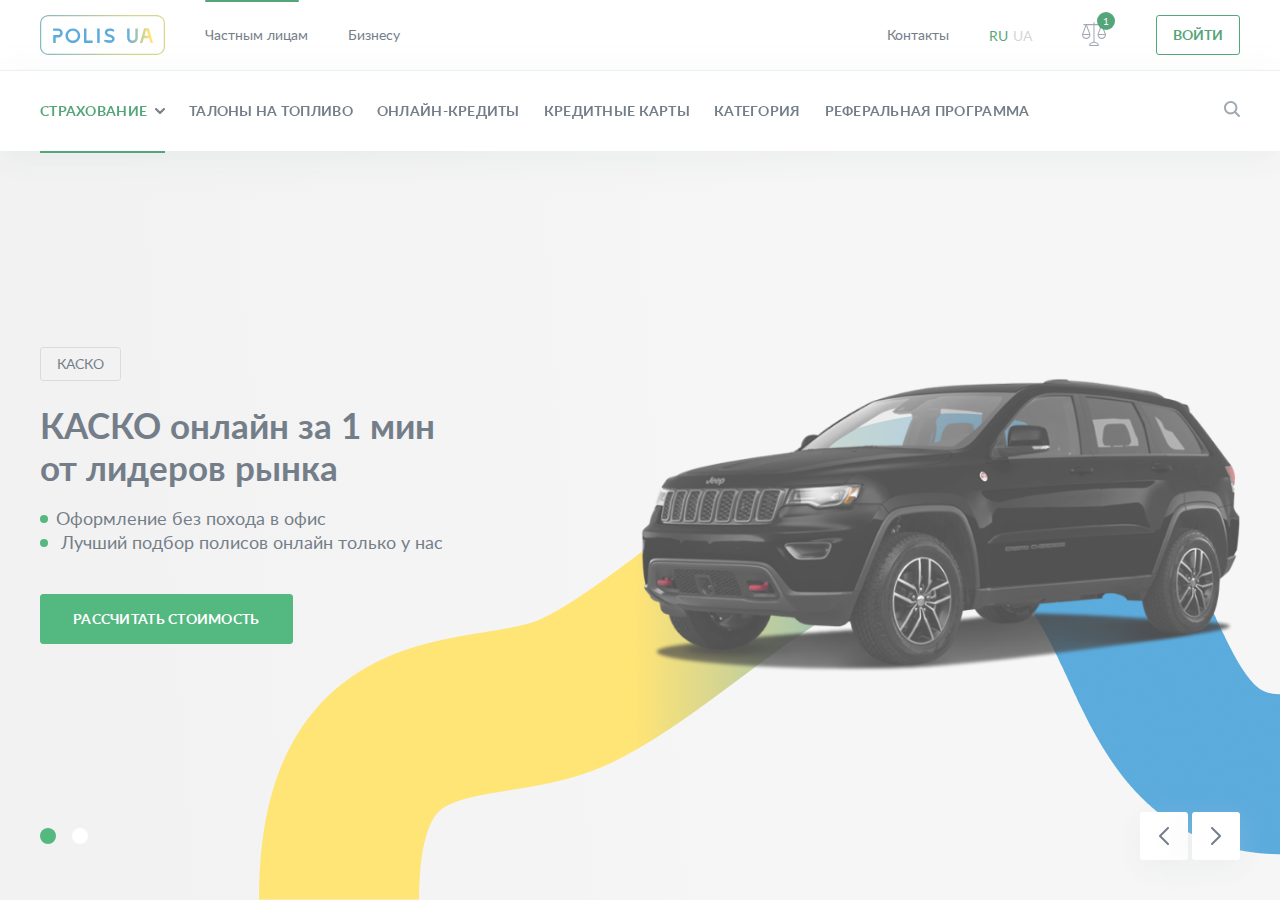
<file: index.html>
<!DOCTYPE html>
<html lang="ru">
<head>
	<meta charset="utf-8">
	<title>КАСКО</title>
    
    <meta name="viewport" content="width=device-width, initial-scale=1.0" />
    <meta name="viewport" content="width=device-width, initial-scale=1.0, maximum-scale=1.0, user-scalable=no"> 

    <link rel="stylesheet" type="text/css" href="css/bootstrap.min.css">
    <link rel="stylesheet" type="text/css" href="css/bootstrap-select.min.css">
    <link rel="stylesheet" type="text/css" href="css/swiper.min.css">
    <link rel="stylesheet" type="text/css" href="css/fonts.css" />
    <link rel="stylesheet" type="text/css" href="css/style.css" /> 
    
    <link rel="icon" href="img/favicon.png" type="image/x-icon">
	<link rel="shortcut icon" href="img/favicon.png" type="image/x-icon">
    
    <script src="js/jquery.js"></script>
    <script src="js/bootstrap.min.js"></script>
    
    
    <script src="js/swiper.min.js"></script>
    <script src="js/bootstrap-select.min.js"></script> 
  
</head>
	<body class="js-loading">
       <div id="loader">
            <div class="spinner">
				<svg class="loader" viewBox="0 0 340 340">
                     <circle cx="170" cy="170" r="160" stroke="#1487CF"/>
                     <circle cx="170" cy="170" r="135" stroke="#FFD83A"/>
                     <circle cx="170" cy="170" r="110" stroke="#1487CF"/>
                     <circle cx="170" cy="170" r="85" stroke="#FFD83A"/>
                </svg>
            </div>
        </div><!--/Loader-->
        
        <div id="main">
            <div id="wrapper" class="padding_bottom-0">
                <header>
                	<div class="header_top">
                    	<div class="container">
                        	<div class="row flex_j-space-between">
                            	<div class="flex">
                                	<a href="#" class="logo">
										<svg width="125" height="40" viewBox="0 0 125 40" fill="none" xmlns="http://www.w3.org/2000/svg">
											<path d="M92.8565 0.000244141H116.512C118.762 0.00332355 120.92 0.888005 122.511 2.46032C124.102 4.03264 124.997 6.16427 125 8.38786V31.6126C124.997 33.8362 124.102 35.9678 122.511 37.5402C120.92 39.1125 118.762 39.9972 116.512 40.0002H8.48764C6.23753 39.9972 4.08048 39.1125 2.48941 37.5402C0.898347 35.9678 0.00311613 33.8362 0 31.6126L0 8.38786C0.00311613 6.16427 0.898347 4.03264 2.48941 2.46032C4.08048 0.888005 6.23753 0.00332355 8.48764 0.000244141H93.1435V1.17686H8.48764C6.55339 1.18019 4.69933 1.94099 3.33161 3.29259C1.96389 4.6442 1.19402 6.47641 1.19064 8.38786V31.6126C1.19402 33.5241 1.96389 35.3563 3.33161 36.7079C4.69933 38.0595 6.55339 38.8203 8.48764 38.8236H116.512C118.447 38.8203 120.301 38.0595 121.668 36.7079C123.036 35.3563 123.806 33.5241 123.809 31.6126V8.38786C123.806 6.47641 123.036 4.6442 121.668 3.29259C120.301 1.94099 118.447 1.18019 116.512 1.17686H92.8565V0.000244141Z" fill="url(#log1)"/>
											<path d="M15.2856 27.9519H13.6307C13.5739 27.952 13.5177 27.9406 13.4655 27.9184C13.4134 27.8963 13.3663 27.8638 13.3273 27.823C13.2884 27.7822 13.2582 27.7339 13.2388 27.6812C13.2194 27.6285 13.2111 27.5724 13.2145 27.5164V20.4577C13.2145 20.3486 13.2583 20.244 13.3364 20.1668C13.4144 20.0897 13.5203 20.0464 13.6307 20.0464H17.9761C18.5112 20.0574 19.0319 19.8744 19.4399 19.532C19.8478 19.1896 20.1148 18.7115 20.1905 18.1879C20.2298 17.8934 20.205 17.594 20.1176 17.3098C20.0302 17.0256 19.8823 16.7631 19.6838 16.54C19.4853 16.317 19.2408 16.1385 18.9668 16.0164C18.6927 15.8944 18.3954 15.8318 18.0948 15.8327H13.5109C13.4005 15.8327 13.2947 15.7894 13.2166 15.7122C13.1386 15.6351 13.0947 15.5305 13.0947 15.4214V13.8587C13.0947 13.7497 13.1386 13.645 13.2166 13.5679C13.2947 13.4908 13.4005 13.4474 13.5109 13.4474H17.8917C19.0524 13.4373 20.1769 13.8466 21.0538 14.5982C21.9306 15.3499 22.4994 16.3922 22.6533 17.5292C22.7164 18.1601 22.6452 18.7971 22.4442 19.3991C22.2432 20.0012 21.9168 20.5549 21.4861 21.0248C21.0554 21.4946 20.5299 21.8701 19.9435 22.1271C19.357 22.3841 18.7226 22.5169 18.0811 22.517H16.118C16.0076 22.517 15.9017 22.5603 15.8237 22.6374C15.7456 22.7146 15.7018 22.8192 15.7018 22.9283V27.5164C15.7051 27.5724 15.6968 27.6285 15.6774 27.6812C15.658 27.7339 15.6279 27.7822 15.5889 27.823C15.5499 27.8638 15.5029 27.8963 15.4507 27.9184C15.3986 27.9406 15.3424 27.952 15.2856 27.9519Z" fill="#1487CF"/>
											<path d="M52.3795 27.9502H44.3797C44.2755 27.9357 44.1807 27.8827 44.1144 27.8019C44.0481 27.7211 44.0152 27.6184 44.0225 27.5147V13.8473C44.0121 13.7416 44.0435 13.636 44.1101 13.5527C44.1767 13.4693 44.2733 13.4147 44.3797 13.4001H46.0347C46.1451 13.4001 46.2509 13.4435 46.329 13.5206C46.407 13.5977 46.4509 13.7023 46.4509 13.8114V25.0344C46.4509 25.1434 46.4947 25.248 46.5728 25.3252C46.6508 25.4023 46.7567 25.4456 46.867 25.4456H52.3197C52.43 25.4456 52.5359 25.489 52.614 25.5661C52.692 25.6432 52.7359 25.7478 52.7359 25.8569V27.5156C52.7431 27.6194 52.7102 27.7221 52.6439 27.8029C52.5776 27.8837 52.4828 27.9367 52.3786 27.9512L52.3795 27.9502Z" fill="#1487CF"/>
											<path d="M59.3459 13.4468H57.5447C57.355 13.4468 57.2012 13.5988 57.2012 13.7863V27.6127C57.2012 27.8002 57.355 27.9522 57.5447 27.9522H59.3459C59.5356 27.9522 59.6895 27.8002 59.6895 27.6127V13.7863C59.6895 13.5988 59.5356 13.4468 59.3459 13.4468Z" fill="#1487CF"/>
											<path d="M73.5574 16.4819C73.4955 16.5635 73.4053 16.6194 73.3041 16.639C73.2029 16.6585 73.098 16.6402 73.0097 16.5877C71.8179 15.9106 70.4219 15.6731 69.0696 15.9174C67.879 16.1764 66.6295 17.1648 67.5973 18.3763C68.2049 19.1407 69.7636 19.3531 70.6333 19.7179C71.9076 20.0851 73.0562 20.7895 73.9549 21.7549C75.6815 24.1081 73.8244 27.1869 71.1692 27.7543C68.7342 28.1402 66.2402 27.6372 64.153 26.3391C64.108 26.3078 64.0698 26.268 64.0405 26.222C64.0112 26.176 63.9915 26.1248 63.9823 26.0712C63.9732 26.0176 63.9749 25.9628 63.9874 25.9099C63.9998 25.857 64.0227 25.807 64.0548 25.7629L64.6977 24.8686C64.7438 24.8012 64.8095 24.7494 64.8861 24.7199C64.9628 24.6905 65.0467 24.6848 65.1267 24.7037C66.6147 25.0335 73.4602 26.3973 72.0791 23.5271C71.6031 22.2563 68.5082 21.751 67.4127 21.233C65.4368 20.327 64.1029 18.2444 65.1149 16.1153C66.6982 12.7746 71.5668 13.2053 74.2572 14.9387C74.3039 14.97 74.3435 15.0103 74.3739 15.0573C74.4043 15.1042 74.4246 15.1568 74.4338 15.2118C74.443 15.2667 74.4408 15.323 74.4273 15.3771C74.4138 15.4312 74.3894 15.482 74.3554 15.5265L73.5574 16.4819Z" fill="#1487CF"/>
											<path d="M97.4387 13.4001H95.7701C95.6597 13.4001 95.5538 13.4435 95.4758 13.5206C95.3977 13.5977 95.3539 13.7023 95.3539 13.8114V22.8092C95.3525 23.2306 95.2561 23.6465 95.0716 24.0264C94.8871 24.4064 94.6192 24.741 94.2874 25.0058C93.9556 25.2706 93.5683 25.4589 93.1535 25.5572C92.7388 25.6554 92.3071 25.6611 91.8899 25.5737C91.2393 25.4306 90.6583 25.0707 90.2444 24.5545C89.8305 24.0382 89.6088 23.397 89.6166 22.7384V13.8473C89.6166 13.7382 89.5728 13.6336 89.4947 13.5565C89.4167 13.4794 89.3108 13.436 89.2004 13.436H87.57C87.4597 13.436 87.3538 13.4794 87.2758 13.5565C87.1977 13.6336 87.1539 13.7382 87.1539 13.8473V22.6229C87.1354 23.9283 87.595 25.1963 88.4481 26.1931C89.3011 27.1899 90.49 27.8484 91.7957 28.0472C92.5501 28.144 93.3168 28.081 94.0447 27.8622C94.7725 27.6434 95.4449 27.274 96.017 26.7784C96.5891 26.2829 97.0479 25.6726 97.3628 24.9882C97.6777 24.3038 97.8414 23.561 97.8432 22.8092V13.8473C97.8481 13.7913 97.8415 13.7349 97.8235 13.6816C97.8056 13.6283 97.7768 13.5791 97.7389 13.5372C97.701 13.4953 97.6548 13.4616 97.6032 13.438C97.5516 13.4144 97.4956 13.4015 97.4387 13.4001Z" fill="url(#log2)"/>
											<path d="M112.949 27.422L108.986 13.6111C108.96 13.5277 108.908 13.4546 108.837 13.4023C108.767 13.35 108.681 13.3212 108.593 13.3201H104.426C104.338 13.3212 104.253 13.35 104.182 13.4023C104.111 13.4546 104.06 13.5277 104.034 13.6111L99.9111 27.9516H102.169C102.257 27.9505 102.343 27.9217 102.413 27.8694C102.484 27.8171 102.536 27.744 102.561 27.6606L103.752 23.5196C103.778 23.4363 103.83 23.3632 103.9 23.3109C103.971 23.2586 104.056 23.2298 104.145 23.2286H108.835C108.923 23.2298 109.008 23.2586 109.079 23.3109C109.149 23.3632 109.201 23.4363 109.227 23.5196L110.418 27.6606C110.444 27.744 110.496 27.8171 110.566 27.8694C110.637 27.9217 110.722 27.9505 110.81 27.9516H112.524C112.591 27.9544 112.657 27.9414 112.717 27.9138C112.777 27.8862 112.83 27.8448 112.871 27.7929C112.911 27.7411 112.939 27.6804 112.951 27.6158C112.963 27.5513 112.96 27.4848 112.94 27.422H112.949ZM107.902 20.7513H105.093C105.029 20.7516 104.965 20.7374 104.908 20.7096C104.85 20.6819 104.8 20.6413 104.761 20.5912C104.722 20.5411 104.695 20.4827 104.682 20.4206C104.67 20.3585 104.672 20.2944 104.688 20.2333L105.879 16.0691C105.901 15.9789 105.952 15.8986 106.025 15.841C106.099 15.7834 106.19 15.752 106.283 15.7519H106.736C106.826 15.7505 106.914 15.7781 106.987 15.8306C107.06 15.8831 107.114 15.9576 107.14 16.0429L108.331 20.2071C108.353 20.2717 108.359 20.3407 108.347 20.4079C108.335 20.4751 108.307 20.5384 108.264 20.5921C108.222 20.6458 108.166 20.6881 108.103 20.7154C108.04 20.7427 107.971 20.754 107.902 20.7483V20.7513Z" fill="url(#log3)"/>
											<path fill-rule="evenodd" clip-rule="evenodd" d="M32.8833 25.533C35.5938 25.533 37.7911 23.3616 37.7911 20.683C37.7911 18.0044 35.5938 15.833 32.8833 15.833C30.1727 15.833 27.9754 18.0044 27.9754 20.683C27.9754 23.3616 30.1727 25.533 32.8833 25.533ZM32.8833 27.958C36.9491 27.958 40.245 24.7009 40.245 20.683C40.245 16.6651 36.9491 13.408 32.8833 13.408C28.8175 13.408 25.5215 16.6651 25.5215 20.683C25.5215 24.7009 28.8175 27.958 32.8833 27.958Z" fill="#1487CF"/>
											<defs>
												<linearGradient id="log1" x1="0" y1="20.0002" x2="125" y2="20.0002" gradientUnits="userSpaceOnUse">
													<stop stop-color="#FFD83A">
														<animate attributeName="stop-color" values="#FFD83A; #1487CF; #FFD83A;" dur="2s" repeatCount="indefinite"></animate>
													</stop>
													<stop offset="0.74" stop-color="#1487CF">
														<animate attributeName="stop-color" values="#1487CF; #FFD83A; #1487CF;" dur="2s" repeatCount="indefinite"></animate>
													</stop>
													<stop offset="1" stop-color="#1487CF">
														<animate attributeName="stop-color" values="#1487CF;#FFD83A;#1487CF;" dur="2s" repeatCount="indefinite"></animate>
													</stop>
												</linearGradient>
												<linearGradient id="log2" x1="86.6081" y1="20.7604" x2="109.841" y2="20.7604" gradientUnits="userSpaceOnUse">
													<stop stop-color="#1487CF"/>
													<stop offset="1" stop-color="#FFD83A"/>
												</linearGradient>
												<linearGradient id="log3" x1="86.6031" y1="20.6214" x2="109.84" y2="20.6214" gradientUnits="userSpaceOnUse">
													<stop stop-color="#1487CF"/>
													<stop offset="1" stop-color="#FFD83A"/>
												</linearGradient>
											</defs>
										</svg>

										
										
										<svg width="100" height="32" viewBox="0 0 100 32" fill="none" xmlns="http://www.w3.org/2000/svg" class="logom">
											<path d="M92.8 0H7.2C3.22355 0 0 3.22355 0 7.2V24.8C0 28.7765 3.22355 32 7.2 32H92.8C96.7765 32 100 28.7765 100 24.8V7.2C100 3.22355 96.7765 0 92.8 0Z" fill="url(#paint0_linear)"/>
											<path d="M92.8001 0.799805H7.20005C3.66543 0.799805 0.800049 3.66518 0.800049 7.1998V24.7998C0.800049 28.3344 3.66543 31.1998 7.20005 31.1998H92.8001C96.3347 31.1998 99.2001 28.3344 99.2001 24.7998V7.1998C99.2001 3.66518 96.3347 0.799805 92.8001 0.799805Z" fill="white"/>
											<path d="M11.04 21.9995H9.68003C9.59701 21.9939 9.51884 21.9584 9.46 21.8996C9.40116 21.8407 9.36564 21.7626 9.36003 21.6795V15.9195C9.36564 15.8365 9.40116 15.7584 9.46 15.6995C9.51884 15.6407 9.59701 15.6052 9.68003 15.5995H13.2C13.6293 15.6081 14.0465 15.4576 14.3714 15.177C14.6964 14.8963 14.906 14.5055 14.96 14.0795C14.9824 13.8459 14.9555 13.6101 14.8812 13.3874C14.8068 13.1647 14.6866 12.9601 14.5283 12.7868C14.37 12.6134 14.1772 12.4751 13.9622 12.3809C13.7472 12.2866 13.5148 12.2385 13.28 12.2395H9.60003C9.51701 12.2339 9.43884 12.1984 9.38 12.1396C9.32116 12.0807 9.28564 12.0026 9.28003 11.9195V10.5595C9.28564 10.4765 9.32116 10.3984 9.38 10.3395C9.43884 10.2807 9.51701 10.2452 9.60003 10.2395H13.12C14.0617 10.228 14.9744 10.5645 15.6831 11.1846C16.3918 11.8047 16.8465 12.6647 16.96 13.5995C17.0164 14.1153 16.9631 14.6372 16.8036 15.1309C16.6441 15.6247 16.382 16.0791 16.0345 16.4644C15.687 16.8496 15.2619 17.1571 14.7872 17.3665C14.3125 17.5759 13.7989 17.6826 13.28 17.6795H11.68C11.597 17.6852 11.5188 17.7207 11.46 17.7795C11.4012 17.8384 11.3656 17.9165 11.36 17.9995V21.7595C11.44 21.8395 11.28 21.9995 11.04 21.9995Z" fill="#1487CF"/>
											<path d="M25.2801 22.0002C24.1092 22.0002 22.9647 21.653 21.9911 21.0025C21.0176 20.352 20.2588 19.4274 19.8107 18.3456C19.3627 17.2639 19.2454 16.0736 19.4739 14.9252C19.7023 13.7769 20.2661 12.722 21.094 11.8941C21.922 11.0662 22.9768 10.5023 24.1252 10.2739C25.2735 10.0455 26.4639 10.1627 27.5456 10.6108C28.6273 11.0589 29.5519 11.8176 30.2024 12.7912C30.8529 13.7647 31.2001 14.9093 31.2001 16.0802C31.2019 16.8581 31.05 17.6287 30.7531 18.3478C30.4563 19.0668 30.0203 19.7202 29.4702 20.2702C28.9201 20.8203 28.2668 21.2563 27.5477 21.5532C26.8287 21.8501 26.058 22.002 25.2801 22.0002ZM25.2801 12.1602C24.5048 12.1602 23.7469 12.3901 23.1023 12.8208C22.4576 13.2515 21.9552 13.8638 21.6585 14.58C21.3618 15.2963 21.2842 16.0845 21.4354 16.8449C21.5867 17.6053 21.96 18.3038 22.5083 18.852C23.0565 19.4002 23.755 19.7736 24.5154 19.9248C25.2758 20.0761 26.0639 19.9985 26.7802 19.7018C27.4965 19.4051 28.1087 18.9026 28.5395 18.258C28.9702 17.6134 29.2001 16.8555 29.2001 16.0802C29.1984 15.041 28.7849 14.0449 28.0501 13.3102C27.3153 12.5754 26.3192 12.1619 25.2801 12.1602Z" fill="#1487CF"/>
											<path d="M40.8802 22.0002H34.4802C34.3971 21.9946 34.319 21.9591 34.2601 21.9003C34.2013 21.8414 34.1658 21.7633 34.1602 21.6802V10.5602C34.1658 10.4772 34.2013 10.399 34.2601 10.3402C34.319 10.2814 34.3971 10.2459 34.4802 10.2402H35.8402C35.9232 10.2459 36.0013 10.2814 36.0602 10.3402C36.119 10.399 36.1545 10.4772 36.1602 10.5602V19.6802C36.1658 19.7633 36.2013 19.8414 36.2601 19.9003C36.319 19.9591 36.3971 19.9946 36.4802 20.0002H40.8802C40.9632 20.0058 41.0413 20.0414 41.1002 20.1002C41.159 20.159 41.1945 20.2372 41.2002 20.3202V21.6802C41.2044 21.7233 41.199 21.7668 41.1844 21.8075C41.1698 21.8483 41.1464 21.8853 41.1158 21.9159C41.0852 21.9465 41.0482 21.9699 41.0074 21.9845C40.9667 21.9991 40.9232 22.0045 40.8802 22.0002Z" fill="#1487CF"/>
											<path d="M46.48 22.0002H45.1201C45.037 21.9946 44.9589 21.9591 44.9 21.9003C44.8412 21.8414 44.8057 21.7633 44.8 21.6802V10.5602C44.8057 10.4772 44.8412 10.399 44.9 10.3402C44.9589 10.2814 45.037 10.2459 45.1201 10.2402H46.48C46.5631 10.2459 46.6412 10.2814 46.7001 10.3402C46.7589 10.399 46.7944 10.4772 46.8 10.5602V21.6802C46.7944 21.7633 46.7589 21.8414 46.7001 21.9003C46.6412 21.9591 46.5631 21.9946 46.48 22.0002Z" fill="#1487CF"/>
											<path d="M57.92 12.6399C57.84 12.7999 57.6001 12.7999 57.4401 12.7199C56.4815 12.1381 55.3392 11.9382 54.2401 12.1599C53.2801 12.3999 52.2401 13.1999 53.0401 14.1599C53.5201 14.7999 54.8 14.9599 55.52 15.2799C56.48 15.6799 57.6 16.0799 58.16 16.9599C59.52 18.8799 58.08 21.3599 55.92 21.8399C53.9685 22.1759 51.9625 21.7461 50.32 20.6399C50.16 20.5599 50.16 20.3199 50.24 20.1599L50.72 19.4399C50.8082 19.3555 50.9197 19.2998 51.04 19.2799C52.24 19.5199 57.7601 20.6399 56.6401 18.3199C56.2401 17.2799 53.76 16.8799 52.88 16.4799C51.28 15.7599 50.24 14.0799 51.04 12.3199C52.32 9.59985 56.24 9.91985 58.4 11.3599C58.56 11.4399 58.56 11.6799 58.48 11.8399L57.92 12.6399Z" fill="#1487CF"/>
											<path d="M77.1202 10.1596H75.7602C75.6772 10.1652 75.5991 10.2007 75.5402 10.2596C75.4814 10.3184 75.4459 10.3966 75.4403 10.4796V17.7596C75.4433 18.1049 75.3679 18.4464 75.2196 18.7583C75.0714 19.0702 74.8543 19.3444 74.5846 19.5601C74.315 19.7758 73.9999 19.9275 73.663 20.0036C73.3262 20.0797 72.9765 20.0784 72.6403 19.9996C72.1183 19.8744 71.6534 19.5778 71.3198 19.1572C70.9863 18.7366 70.8033 18.2164 70.8002 17.6796V10.4796C70.7946 10.3966 70.7591 10.3184 70.7003 10.2596C70.6414 10.2007 70.5633 10.1652 70.4802 10.1596H69.1202C69.0372 10.1652 68.9591 10.2007 68.9002 10.2596C68.8414 10.3184 68.8059 10.3966 68.8002 10.4796V17.5996C68.7901 18.6634 69.1653 19.6949 69.8564 20.5036C70.5475 21.3124 71.5079 21.8438 72.5602 21.9996C73.1666 22.0823 73.7836 22.0346 74.3701 21.8596C74.9565 21.6847 75.4989 21.3865 75.9608 20.9852C76.4228 20.5838 76.7937 20.0884 77.0489 19.5322C77.304 18.9759 77.4374 18.3716 77.4403 17.7596V10.4796C77.4445 10.4365 77.4391 10.3931 77.4245 10.3523C77.4099 10.3116 77.3865 10.2746 77.3559 10.244C77.3253 10.2134 77.2883 10.1899 77.2475 10.1753C77.2068 10.1607 77.1633 10.1554 77.1202 10.1596Z" fill="url(#paint1_linear)"/>
											<path d="M89.5999 21.6001L86.3999 10.3201C86.3199 10.1601 86.2399 10.0801 86.0799 10.0801H82.7199C82.5599 10.0801 82.4799 10.1601 82.3999 10.3201L79.1199 22.0001H80.9599C81.1199 22.0001 81.1999 21.9201 81.2799 21.7601L82.2399 18.4001C82.3199 18.2401 82.3999 18.1601 82.5599 18.1601H86.3199C86.4799 18.1601 86.5599 18.2401 86.6399 18.4001L87.5999 21.7601C87.6799 21.9201 87.7599 22.0001 87.9199 22.0001H89.2799C89.5199 22.0001 89.6799 21.7601 89.5999 21.6001ZM85.5999 16.1601H83.3599C83.1199 16.1601 82.9599 15.9201 83.0399 15.7601L83.9999 12.4001C84.0799 12.2401 84.1599 12.1601 84.3199 12.1601H84.7199C84.8799 12.1601 85.0399 12.2401 85.0399 12.4001L85.9999 15.7601C85.9199 15.9201 85.7599 16.1601 85.5999 16.1601Z" fill="url(#paint2_linear)"/>
											<defs>
											<linearGradient id="paint0_linear" x1="100" y1="32" x2="0" y2="32" gradientUnits="userSpaceOnUse">
												<stop stop-color="#1487CF"/>
												<stop offset="0.293" stop-color="#1487CF"/>
												<stop offset="1" stop-color="#FFD83A"/>
											</linearGradient>
											<linearGradient id="paint1_linear" x1="68.4371" y1="16.158" x2="87.1289" y2="16.158" gradientUnits="userSpaceOnUse">
												<stop stop-color="#1487CF"/>
												<stop offset="0.293" stop-color="#1487CF"/>
												<stop offset="1" stop-color="#FFD83A"/>
											</linearGradient>
											<linearGradient id="paint2_linear" x1="68.43" y1="16.0401" x2="87.132" y2="16.0401" gradientUnits="userSpaceOnUse">
												<stop stop-color="#1487CF"/>
												<stop offset="0.293" stop-color="#1487CF"/>
												<stop offset="1" stop-color="#FFD83A"/>
											</linearGradient>
											</defs>
										</svg>
                                    </a><!-- /logo -->
                                    
                                    <nav>
                                    	<ul class="hover_line">
                                        	<li class="active"><a href="#">Частным лицам</a></li>
                                            <li><a href="#">Бизнесу</a></li>
                                        </ul>
                                    </nav>
                                </div>
                                
                                <div class="flex">
                                	<a href="#" class="contacts">Контакты</a>
                                
                                    <div class="language-block">
                                        <form id="form-language">
                                            <button class="language-select active" type="button" name="RU">RU</button>
                                            <button class="language-select" type="button" name="UA">UA</button>
                                        </form>
                                    </div>
                                
                                    <div id="header_compare">
                                        <div class="compare_show">
                                            <div class="ico">
                                                <svg width="24" height="24" viewBox="0 0 24 24" fill="none" xmlns="http://www.w3.org/2000/svg">
<path d="M23.9592 12.2101L23.9388 12.2208L20.4956 3.17235H22.0667C22.3484 3.17235 22.5768 2.93119 22.5768 2.63375C22.5768 2.33631 22.3484 2.09515 22.0667 2.09515H12.4667V0.5386C12.4667 0.241158 12.2383 0 11.9566 0C11.6749 0 11.4465 0.241158 11.4465 0.5386V2.08977H1.85165C1.56995 2.08977 1.34155 2.33092 1.34155 2.62837C1.34155 2.92581 1.56995 3.16697 1.85165 3.16697H3.48905L0.0408077 12.2101C0.0153029 12.2731 0.00146653 12.3408 0 12.4093C0 14.8827 1.89896 16.8878 4.24145 16.8878C6.58393 16.8878 8.48289 14.8827 8.48289 12.4093C8.48142 12.3408 8.46759 12.2731 8.44208 12.2101L4.99894 3.16158H11.4465V19.8151C9.01339 20.009 7.11073 21.5709 7.11073 23.4614C7.11073 23.7588 7.33913 24 7.62083 24H16.2925C16.5742 24 16.8026 23.7588 16.8026 23.4614C16.8026 21.5709 14.8999 20.009 12.4667 19.8151V3.16158H18.9807L15.5579 12.2101C15.5324 12.2731 15.5186 12.3408 15.5171 12.4093C15.5171 14.8827 17.4161 16.8878 19.7586 16.8878C22.101 16.8878 24 14.8827 24 12.4093C23.9985 12.3408 23.9847 12.2731 23.9592 12.2101ZM4.2389 15.8187C2.659 15.8164 1.3135 14.6055 1.061 12.9587H7.39639C7.14517 14.5975 5.81107 15.8059 4.2389 15.8187ZM7.21275 11.8815H1.27524L4.2491 4.06643L7.21275 11.8815ZM15.6905 22.9228H8.21764C8.59511 21.7648 10.1509 20.8707 11.9515 20.8707C13.7522 20.8707 15.3131 21.7648 15.6905 22.9228ZM19.7356 4.07181L22.6993 11.8815H16.7617L19.7356 4.07181ZM19.7356 15.8187V15.8241C18.1618 15.8108 16.8271 14.5996 16.5781 12.9587H22.9135C22.661 14.6055 21.3155 15.8164 19.7356 15.8187Z" fill="#788392"/>
</svg>
                                            </div>
                                            <div class="value">1</div>
                                        </div>
                                        <div class="compare-block">
                                            <div class="head">
                                                <div class="ico">
                                                    <svg width="24" height="24" viewBox="0 0 24 24" fill="none" xmlns="http://www.w3.org/2000/svg">
<path d="M23.9592 12.2101L23.9388 12.2208L20.4956 3.17235H22.0667C22.3484 3.17235 22.5768 2.93119 22.5768 2.63375C22.5768 2.33631 22.3484 2.09515 22.0667 2.09515H12.4667V0.5386C12.4667 0.241158 12.2383 0 11.9566 0C11.6749 0 11.4465 0.241158 11.4465 0.5386V2.08977H1.85165C1.56995 2.08977 1.34155 2.33092 1.34155 2.62837C1.34155 2.92581 1.56995 3.16697 1.85165 3.16697H3.48905L0.0408077 12.2101C0.0153029 12.2731 0.00146653 12.3408 0 12.4093C0 14.8827 1.89896 16.8878 4.24145 16.8878C6.58393 16.8878 8.48289 14.8827 8.48289 12.4093C8.48142 12.3408 8.46759 12.2731 8.44208 12.2101L4.99894 3.16158H11.4465V19.8151C9.01339 20.009 7.11073 21.5709 7.11073 23.4614C7.11073 23.7588 7.33913 24 7.62083 24H16.2925C16.5742 24 16.8026 23.7588 16.8026 23.4614C16.8026 21.5709 14.8999 20.009 12.4667 19.8151V3.16158H18.9807L15.5579 12.2101C15.5324 12.2731 15.5186 12.3408 15.5171 12.4093C15.5171 14.8827 17.4161 16.8878 19.7586 16.8878C22.101 16.8878 24 14.8827 24 12.4093C23.9985 12.3408 23.9847 12.2731 23.9592 12.2101ZM4.2389 15.8187C2.659 15.8164 1.3135 14.6055 1.061 12.9587H7.39639C7.14517 14.5975 5.81107 15.8059 4.2389 15.8187ZM7.21275 11.8815H1.27524L4.2491 4.06643L7.21275 11.8815ZM15.6905 22.9228H8.21764C8.59511 21.7648 10.1509 20.8707 11.9515 20.8707C13.7522 20.8707 15.3131 21.7648 15.6905 22.9228ZM19.7356 4.07181L22.6993 11.8815H16.7617L19.7356 4.07181ZM19.7356 15.8187V15.8241C18.1618 15.8108 16.8271 14.5996 16.5781 12.9587H22.9135C22.661 14.6055 21.3155 15.8164 19.7356 15.8187Z" fill="#788392"/></svg>
                                                </div>
                                                <div class="tit">Лист сравнения</div>
                                            </div>
                                            <a href="#" class="list flex">
                                                <p>КАСКО (3)</p>
                                                <span class="remove"><svg width="18" height="18" viewBox="0 0 18 18" fill="none" xmlns="http://www.w3.org/2000/svg"><path d="M1.00122 1L16.9995 17" stroke="#CCCCCC" stroke-width="2" stroke-linecap="round" stroke-linejoin="round"/><path d="M16.9983 1L0.999999 17" stroke="#CCCCCC" stroke-width="2" stroke-linecap="round" stroke-linejoin="round"/></svg></span>
                                            </a>
                                            <div class="btn-block">
                                                <a href="#" class="btn"><span>перейти к сравнению</span><svg width="6" height="10" viewBox="0 0 6 10" fill="none" xmlns="http://www.w3.org/2000/svg"><path d="M1 1L5 5L1 9" stroke="#0A7E3E" stroke-width="2" stroke-linecap="round" stroke-linejoin="round"/><path d="M1 1L5 5L1 9" stroke="#189851" stroke-width="2" stroke-linecap="round" stroke-linejoin="round"/></svg></a>
                                            </div>
                                            <div class="empty">Ничего не добавлено</div>                                    
                                        </div>
                                    </div>
                                
                                    
                                    <div class="login">
                                        <a href="#" class="btn">
                                            <span>Войти</span>
                                        </a>
                                    </div>
                                    
                                    <!-- menu adaptive -->
                                    <div id="adaptive_menu">
										<div class="pannel-hide menu-hide"></div>
                                        <div class="flex">
                                            <div class="form-group search">
                                                <div class="search-panel">
                                                    <div class="input-group">
                                                        <input type="search" name="search" placeholder="Поиск" value="" class="form-control">
                                                        <button type="button"><svg width="16" height="16" viewBox="0 0 16 16" fill="none" xmlns="http://www.w3.org/2000/svg">
                    <path fill-rule="evenodd" clip-rule="evenodd" d="M11.4088 6.70438C11.4088 9.30253 9.30253 11.4088 6.70438 11.4088C4.10622 11.4088 2 9.30253 2 6.70438C2 4.10622 4.10622 2 6.70438 2C9.30253 2 11.4088 4.10622 11.4088 6.70438ZM10.6875 12.0978C9.5738 12.9217 8.19597 13.4088 6.70438 13.4088C3.00165 13.4088 0 10.4071 0 6.70438C0 3.00165 3.00165 0 6.70438 0C10.4071 0 13.4088 3.00165 13.4088 6.70438C13.4088 8.19597 12.9217 9.5738 12.0978 10.6875C12.1164 10.7035 12.1345 10.7203 12.1522 10.7379L15.7077 14.2935C16.0982 14.684 16.0982 15.3172 15.7077 15.7077C15.3172 16.0982 14.684 16.0982 14.2935 15.7077L10.7379 12.1522C10.7203 12.1345 10.7035 12.1164 10.6875 12.0978Z" fill="#788392"/></svg></button>
                                                    </div>
                                                </div>
                                                <div class="show-search"><svg width="16" height="16" viewBox="0 0 16 16" fill="none"><path fill-rule="evenodd" clip-rule="evenodd" d="M11.4088 6.70438C11.4088 9.30253 9.30253 11.4088 6.70438 11.4088C4.10622 11.4088 2 9.30253 2 6.70438C2 4.10622 4.10622 2 6.70438 2C9.30253 2 11.4088 4.10622 11.4088 6.70438ZM10.6875 12.0978C9.5738 12.9217 8.19597 13.4088 6.70438 13.4088C3.00165 13.4088 0 10.4071 0 6.70438C0 3.00165 3.00165 0 6.70438 0C10.4071 0 13.4088 3.00165 13.4088 6.70438C13.4088 8.19597 12.9217 9.5738 12.0978 10.6875C12.1164 10.7035 12.1345 10.7203 12.1522 10.7379L15.7077 14.2935C16.0982 14.684 16.0982 15.3172 15.7077 15.7077C15.3172 16.0982 14.684 16.0982 14.2935 15.7077L10.7379 12.1522C10.7203 12.1345 10.7035 12.1164 10.6875 12.0978Z" fill="#788392"></path></svg>
                                                </div>
                                            </div>
                                            
                                            <div class="menu-ico menu-show">
                                                <svg width="16" height="12" viewBox="0 0 16 12" fill="none">
                                                    <path d="M1 1H15M1 6H10M1 11H5" stroke="#374656" stroke-width="2" stroke-linecap="round" stroke-linejoin="round"/>
                                                </svg>
                                            </div>
                                        </div>
                                        <div class="mmenu">
                                        	<div class="menu-head flex flex_j-space-between">
                                            	<a href="#" class="logo polis">
													<svg width="100" height="32" viewBox="0 0 100 32" fill="none" xmlns="http://www.w3.org/2000/svg">
														<path d="M92.8 0H7.2C3.22355 0 0 3.22355 0 7.2V24.8C0 28.7765 3.22355 32 7.2 32H92.8C96.7765 32 100 28.7765 100 24.8V7.2C100 3.22355 96.7765 0 92.8 0Z" fill="url(#paint0_linear)"/>
														<path d="M92.8001 0.799805H7.20005C3.66543 0.799805 0.800049 3.66518 0.800049 7.1998V24.7998C0.800049 28.3344 3.66543 31.1998 7.20005 31.1998H92.8001C96.3347 31.1998 99.2001 28.3344 99.2001 24.7998V7.1998C99.2001 3.66518 96.3347 0.799805 92.8001 0.799805Z" fill="white"/>
														<path d="M11.04 21.9995H9.68003C9.59701 21.9939 9.51884 21.9584 9.46 21.8996C9.40116 21.8407 9.36564 21.7626 9.36003 21.6795V15.9195C9.36564 15.8365 9.40116 15.7584 9.46 15.6995C9.51884 15.6407 9.59701 15.6052 9.68003 15.5995H13.2C13.6293 15.6081 14.0465 15.4576 14.3714 15.177C14.6964 14.8963 14.906 14.5055 14.96 14.0795C14.9824 13.8459 14.9555 13.6101 14.8812 13.3874C14.8068 13.1647 14.6866 12.9601 14.5283 12.7868C14.37 12.6134 14.1772 12.4751 13.9622 12.3809C13.7472 12.2866 13.5148 12.2385 13.28 12.2395H9.60003C9.51701 12.2339 9.43884 12.1984 9.38 12.1396C9.32116 12.0807 9.28564 12.0026 9.28003 11.9195V10.5595C9.28564 10.4765 9.32116 10.3984 9.38 10.3395C9.43884 10.2807 9.51701 10.2452 9.60003 10.2395H13.12C14.0617 10.228 14.9744 10.5645 15.6831 11.1846C16.3918 11.8047 16.8465 12.6647 16.96 13.5995C17.0164 14.1153 16.9631 14.6372 16.8036 15.1309C16.6441 15.6247 16.382 16.0791 16.0345 16.4644C15.687 16.8496 15.2619 17.1571 14.7872 17.3665C14.3125 17.5759 13.7989 17.6826 13.28 17.6795H11.68C11.597 17.6852 11.5188 17.7207 11.46 17.7795C11.4012 17.8384 11.3656 17.9165 11.36 17.9995V21.7595C11.44 21.8395 11.28 21.9995 11.04 21.9995Z" fill="#1487CF"/>
														<path d="M25.2801 22.0002C24.1092 22.0002 22.9647 21.653 21.9911 21.0025C21.0176 20.352 20.2588 19.4274 19.8107 18.3456C19.3627 17.2639 19.2454 16.0736 19.4739 14.9252C19.7023 13.7769 20.2661 12.722 21.094 11.8941C21.922 11.0662 22.9768 10.5023 24.1252 10.2739C25.2735 10.0455 26.4639 10.1627 27.5456 10.6108C28.6273 11.0589 29.5519 11.8176 30.2024 12.7912C30.8529 13.7647 31.2001 14.9093 31.2001 16.0802C31.2019 16.8581 31.05 17.6287 30.7531 18.3478C30.4563 19.0668 30.0203 19.7202 29.4702 20.2702C28.9201 20.8203 28.2668 21.2563 27.5477 21.5532C26.8287 21.8501 26.058 22.002 25.2801 22.0002ZM25.2801 12.1602C24.5048 12.1602 23.7469 12.3901 23.1023 12.8208C22.4576 13.2515 21.9552 13.8638 21.6585 14.58C21.3618 15.2963 21.2842 16.0845 21.4354 16.8449C21.5867 17.6053 21.96 18.3038 22.5083 18.852C23.0565 19.4002 23.755 19.7736 24.5154 19.9248C25.2758 20.0761 26.0639 19.9985 26.7802 19.7018C27.4965 19.4051 28.1087 18.9026 28.5395 18.258C28.9702 17.6134 29.2001 16.8555 29.2001 16.0802C29.1984 15.041 28.7849 14.0449 28.0501 13.3102C27.3153 12.5754 26.3192 12.1619 25.2801 12.1602Z" fill="#1487CF"/>
														<path d="M40.8802 22.0002H34.4802C34.3971 21.9946 34.319 21.9591 34.2601 21.9003C34.2013 21.8414 34.1658 21.7633 34.1602 21.6802V10.5602C34.1658 10.4772 34.2013 10.399 34.2601 10.3402C34.319 10.2814 34.3971 10.2459 34.4802 10.2402H35.8402C35.9232 10.2459 36.0013 10.2814 36.0602 10.3402C36.119 10.399 36.1545 10.4772 36.1602 10.5602V19.6802C36.1658 19.7633 36.2013 19.8414 36.2601 19.9003C36.319 19.9591 36.3971 19.9946 36.4802 20.0002H40.8802C40.9632 20.0058 41.0413 20.0414 41.1002 20.1002C41.159 20.159 41.1945 20.2372 41.2002 20.3202V21.6802C41.2044 21.7233 41.199 21.7668 41.1844 21.8075C41.1698 21.8483 41.1464 21.8853 41.1158 21.9159C41.0852 21.9465 41.0482 21.9699 41.0074 21.9845C40.9667 21.9991 40.9232 22.0045 40.8802 22.0002Z" fill="#1487CF"/>
														<path d="M46.48 22.0002H45.1201C45.037 21.9946 44.9589 21.9591 44.9 21.9003C44.8412 21.8414 44.8057 21.7633 44.8 21.6802V10.5602C44.8057 10.4772 44.8412 10.399 44.9 10.3402C44.9589 10.2814 45.037 10.2459 45.1201 10.2402H46.48C46.5631 10.2459 46.6412 10.2814 46.7001 10.3402C46.7589 10.399 46.7944 10.4772 46.8 10.5602V21.6802C46.7944 21.7633 46.7589 21.8414 46.7001 21.9003C46.6412 21.9591 46.5631 21.9946 46.48 22.0002Z" fill="#1487CF"/>
														<path d="M57.92 12.6399C57.84 12.7999 57.6001 12.7999 57.4401 12.7199C56.4815 12.1381 55.3392 11.9382 54.2401 12.1599C53.2801 12.3999 52.2401 13.1999 53.0401 14.1599C53.5201 14.7999 54.8 14.9599 55.52 15.2799C56.48 15.6799 57.6 16.0799 58.16 16.9599C59.52 18.8799 58.08 21.3599 55.92 21.8399C53.9685 22.1759 51.9625 21.7461 50.32 20.6399C50.16 20.5599 50.16 20.3199 50.24 20.1599L50.72 19.4399C50.8082 19.3555 50.9197 19.2998 51.04 19.2799C52.24 19.5199 57.7601 20.6399 56.6401 18.3199C56.2401 17.2799 53.76 16.8799 52.88 16.4799C51.28 15.7599 50.24 14.0799 51.04 12.3199C52.32 9.59985 56.24 9.91985 58.4 11.3599C58.56 11.4399 58.56 11.6799 58.48 11.8399L57.92 12.6399Z" fill="#1487CF"/>
														<path d="M77.1202 10.1596H75.7602C75.6772 10.1652 75.5991 10.2007 75.5402 10.2596C75.4814 10.3184 75.4459 10.3966 75.4403 10.4796V17.7596C75.4433 18.1049 75.3679 18.4464 75.2196 18.7583C75.0714 19.0702 74.8543 19.3444 74.5846 19.5601C74.315 19.7758 73.9999 19.9275 73.663 20.0036C73.3262 20.0797 72.9765 20.0784 72.6403 19.9996C72.1183 19.8744 71.6534 19.5778 71.3198 19.1572C70.9863 18.7366 70.8033 18.2164 70.8002 17.6796V10.4796C70.7946 10.3966 70.7591 10.3184 70.7003 10.2596C70.6414 10.2007 70.5633 10.1652 70.4802 10.1596H69.1202C69.0372 10.1652 68.9591 10.2007 68.9002 10.2596C68.8414 10.3184 68.8059 10.3966 68.8002 10.4796V17.5996C68.7901 18.6634 69.1653 19.6949 69.8564 20.5036C70.5475 21.3124 71.5079 21.8438 72.5602 21.9996C73.1666 22.0823 73.7836 22.0346 74.3701 21.8596C74.9565 21.6847 75.4989 21.3865 75.9608 20.9852C76.4228 20.5838 76.7937 20.0884 77.0489 19.5322C77.304 18.9759 77.4374 18.3716 77.4403 17.7596V10.4796C77.4445 10.4365 77.4391 10.3931 77.4245 10.3523C77.4099 10.3116 77.3865 10.2746 77.3559 10.244C77.3253 10.2134 77.2883 10.1899 77.2475 10.1753C77.2068 10.1607 77.1633 10.1554 77.1202 10.1596Z" fill="url(#paint1_linear)"/>
														<path d="M89.5999 21.6001L86.3999 10.3201C86.3199 10.1601 86.2399 10.0801 86.0799 10.0801H82.7199C82.5599 10.0801 82.4799 10.1601 82.3999 10.3201L79.1199 22.0001H80.9599C81.1199 22.0001 81.1999 21.9201 81.2799 21.7601L82.2399 18.4001C82.3199 18.2401 82.3999 18.1601 82.5599 18.1601H86.3199C86.4799 18.1601 86.5599 18.2401 86.6399 18.4001L87.5999 21.7601C87.6799 21.9201 87.7599 22.0001 87.9199 22.0001H89.2799C89.5199 22.0001 89.6799 21.7601 89.5999 21.6001ZM85.5999 16.1601H83.3599C83.1199 16.1601 82.9599 15.9201 83.0399 15.7601L83.9999 12.4001C84.0799 12.2401 84.1599 12.1601 84.3199 12.1601H84.7199C84.8799 12.1601 85.0399 12.2401 85.0399 12.4001L85.9999 15.7601C85.9199 15.9201 85.7599 16.1601 85.5999 16.1601Z" fill="url(#paint2_linear)"/>
														<defs>
														<linearGradient id="paint0_linear" x1="100" y1="32" x2="0" y2="32" gradientUnits="userSpaceOnUse">
															<stop stop-color="#1487CF"/>
															<stop offset="0.293" stop-color="#1487CF"/>
															<stop offset="1" stop-color="#FFD83A"/>
														</linearGradient>
														<linearGradient id="paint1_linear" x1="68.4371" y1="16.158" x2="87.1289" y2="16.158" gradientUnits="userSpaceOnUse">
															<stop stop-color="#1487CF"/>
															<stop offset="0.293" stop-color="#1487CF"/>
															<stop offset="1" stop-color="#FFD83A"/>
														</linearGradient>
														<linearGradient id="paint2_linear" x1="68.43" y1="16.0401" x2="87.132" y2="16.0401" gradientUnits="userSpaceOnUse">
															<stop stop-color="#1487CF"/>
															<stop offset="0.293" stop-color="#1487CF"/>
															<stop offset="1" stop-color="#FFD83A"/>
														</linearGradient>
														</defs>
													</svg>
                                                </a><!-- /logo -->
                                                
                                                <div class="flex">
                                                    <div class="form-group search">
                                                        <div class="search-panel">
                                                            <div class="input-group">
                                                                <input type="search" name="search" placeholder="Поиск" value="" class="form-control">
                                                                <button type="button"><svg width="16" height="16" viewBox="0 0 16 16" fill="none" xmlns="http://www.w3.org/2000/svg">
                            <path fill-rule="evenodd" clip-rule="evenodd" d="M11.4088 6.70438C11.4088 9.30253 9.30253 11.4088 6.70438 11.4088C4.10622 11.4088 2 9.30253 2 6.70438C2 4.10622 4.10622 2 6.70438 2C9.30253 2 11.4088 4.10622 11.4088 6.70438ZM10.6875 12.0978C9.5738 12.9217 8.19597 13.4088 6.70438 13.4088C3.00165 13.4088 0 10.4071 0 6.70438C0 3.00165 3.00165 0 6.70438 0C10.4071 0 13.4088 3.00165 13.4088 6.70438C13.4088 8.19597 12.9217 9.5738 12.0978 10.6875C12.1164 10.7035 12.1345 10.7203 12.1522 10.7379L15.7077 14.2935C16.0982 14.684 16.0982 15.3172 15.7077 15.7077C15.3172 16.0982 14.684 16.0982 14.2935 15.7077L10.7379 12.1522C10.7203 12.1345 10.7035 12.1164 10.6875 12.0978Z" fill="#788392"/></svg></button>
                                                            </div>
                                                        </div>
                                                        <div class="show-search"><svg width="16" height="16" viewBox="0 0 16 16" fill="none"><path fill-rule="evenodd" clip-rule="evenodd" d="M11.4088 6.70438C11.4088 9.30253 9.30253 11.4088 6.70438 11.4088C4.10622 11.4088 2 9.30253 2 6.70438C2 4.10622 4.10622 2 6.70438 2C9.30253 2 11.4088 4.10622 11.4088 6.70438ZM10.6875 12.0978C9.5738 12.9217 8.19597 13.4088 6.70438 13.4088C3.00165 13.4088 0 10.4071 0 6.70438C0 3.00165 3.00165 0 6.70438 0C10.4071 0 13.4088 3.00165 13.4088 6.70438C13.4088 8.19597 12.9217 9.5738 12.0978 10.6875C12.1164 10.7035 12.1345 10.7203 12.1522 10.7379L15.7077 14.2935C16.0982 14.684 16.0982 15.3172 15.7077 15.7077C15.3172 16.0982 14.684 16.0982 14.2935 15.7077L10.7379 12.1522C10.7203 12.1345 10.7035 12.1164 10.6875 12.0978Z" fill="#788392"/></svg>
                                                        </div>
                                                    </div>
                                                    <div class="menu-ico menu-hide">
                                                        <svg width="16" height="12" viewBox="0 0 16 12" fill="none">
                                                            <path d="M1 1H15M1 6H10M1 11H5" stroke="#374656" stroke-width="2" stroke-linecap="round" stroke-linejoin="round"/>
                                                        </svg>
                                                    </div>
                                                </div>
                                            </div><!-- menu-head -->
                                            
                                            <div class="menu-body">
                                            	<div class="login flex flex_j-space-between line-block">
                                                	<div class="tit">Кабинет</div>
                                                    <a href="#" class="btn">
                                                        <span>Войти</span>
                                                    </a>
                                                </div><!-- login -->
                                                <div class="m-accordion">
                                                    <div class="m_accordion-item">
                                                    	<div class="m_accordion-tit flex flex_j-space-between line-block">
                                                    		<div class="tit tit-bold">Частным лицам</div>
                                                            <div class="ico"><svg width="6" height="10" viewBox="0 0 6 10" fill="none"><path d="M1 1L5 5L1 9" stroke="#374656" stroke-width="2" stroke-linecap="round" stroke-linejoin="round"/></svg></div>
                                                    	</div>
                                                        <div class="m_accordion-panel">
                                                        	<ul>
                                                            	<li class="mpanel">
                                                                	<div class="mpanel_link flex flex_j-space-between">
                                                                		<div class="tit">Cтрахование</div>
                                                                        <div class="ico"><svg width="6" height="10" viewBox="0 0 6 10" fill="none"><path d="M1 1L5 5L1 9" stroke="#374656" stroke-width="2" stroke-linecap="round" stroke-linejoin="round"/></svg></div>
                                                                    </div>
                                                                    <div class="mpanel-body">
                                                                    	<div class="mpanel-back flex">
                                                                        	<div class="ico"><svg width="6" height="10" viewBox="0 0 6 10" fill="none"><path d="M5 9L1 5L5 1" stroke="#374656" stroke-width="2" stroke-linecap="round" stroke-linejoin="round"/></svg></div>
                                                                            <div class="tit tit-bold">Cтрахование</div>
                                                                        </div>
                                                                        <ul>
                                                                            <li><a href="#" class="tit">ОСАГО</a></li>
                                                                            <li><a href="#" class="tit">Туристическое страхование</a></li>
                                                                            <li><a href="#" class="tit">КАСКО</a></li>
                                                                            <li><a href="#" class="tit">Зеленая карта</a></li>
                                                                        </ul>
                                                                        <div class="plans">
                                                                            <div class="item">
                                                                                <div class="img"><img src="img/1.jpg" alt=""/></div>
                                                                                <div class="flex flex_j-space-between">
                                                                                    <div class="tit">осаго</div>
                                                                                    <div class="value">от 600 грн</div>
                                                                                </div>
                                                                            </div>
                                                                            <div class="item">
                                                                                <div class="img"><img src="img/2.jpg" alt=""/></div>
                                                                                <div class="flex flex_j-space-between">
                                                                                    <div class="tit">Європа, Турція, Єгипет</div>
                                                                                    <div class="value">от 50 грн</div>
                                                                                </div>
                                                                            </div>
                                                                        </div>
                                                                    </div>
                                                                </li>
                                                                <li><a href="#" class="tit">Реферальная программа</a></li>
                                                                <li><a href="#" class="tit">Онлайн-кредиты</a></li>
                                                                <li><a href="#" class="tit">Кредитные карты</a></li>
                                                                <li><a href="#" class="tit">Реферальная программа</a></li>
                                                            </ul>
                                                        </div>
                                                    </div><!-- m_accordion-item -->
                                                    
                                                    <div class="m_accordion-item">
                                                    	<div class="m_accordion-tit flex flex_j-space-between line-block">
                                                    		<div class="tit tit-bold">Бизнесу</div>
                                                            <div class="ico"><svg width="6" height="10" viewBox="0 0 6 10" fill="none"><path d="M1 1L5 5L1 9" stroke="#374656" stroke-width="2" stroke-linecap="round" stroke-linejoin="round"/></svg></div>
                                                    	</div>
                                                        <div class="m_accordion-panel">
                                                        	<ul>
                                                                <li><a href="#" class="tit">Платформа для бизнеса</a></li>
                                                                <li><a href="#" class="tit">Стать партнером</a></li>
                                                                <li><a href="#" class="tit">Документация API</a></li>
                                                                <li><a href="#" class="tit">Правила та условия</a></li>
                                                                <li><a href="#" class="tit">Благотворительность</a></li>
                                                            </ul>
                                                        </div>
                                                    </div><!-- m_accordion-item -->
                                                    <a href="#" class="tit tit-bold line-block">Реферальная программа</a>
                                                </div><!-- m_accordion -->
                                            </div><!-- menu-body -->
                                            
                                            <div class="menu-footer">
                                                <div class="mpanel m-compare">
                                                    <div class="mpanel_link flex flex_j-space-between line-block">
                                                        <div class="tit tit-bold">Лист сравнение</div>
                                                        <div class="compare_ico">
                                                            <div class="ico">
                                                                <svg width="24" height="24" viewBox="0 0 24 24"><path d="M23.9592 12.2101L23.9388 12.2208L20.4956 3.17235H22.0667C22.3484 3.17235 22.5768 2.93119 22.5768 2.63375C22.5768 2.33631 22.3484 2.09515 22.0667 2.09515H12.4667V0.5386C12.4667 0.241158 12.2383 0 11.9566 0C11.6749 0 11.4465 0.241158 11.4465 0.5386V2.08977H1.85165C1.56995 2.08977 1.34155 2.33092 1.34155 2.62837C1.34155 2.92581 1.56995 3.16697 1.85165 3.16697H3.48905L0.0408077 12.2101C0.0153029 12.2731 0.00146653 12.3408 0 12.4093C0 14.8827 1.89896 16.8878 4.24145 16.8878C6.58393 16.8878 8.48289 14.8827 8.48289 12.4093C8.48142 12.3408 8.46759 12.2731 8.44208 12.2101L4.99894 3.16158H11.4465V19.8151C9.01339 20.009 7.11073 21.5709 7.11073 23.4614C7.11073 23.7588 7.33913 24 7.62083 24H16.2925C16.5742 24 16.8026 23.7588 16.8026 23.4614C16.8026 21.5709 14.8999 20.009 12.4667 19.8151V3.16158H18.9807L15.5579 12.2101C15.5324 12.2731 15.5186 12.3408 15.5171 12.4093C15.5171 14.8827 17.4161 16.8878 19.7586 16.8878C22.101 16.8878 24 14.8827 24 12.4093C23.9985 12.3408 23.9847 12.2731 23.9592 12.2101ZM4.2389 15.8187C2.659 15.8164 1.3135 14.6055 1.061 12.9587H7.39639C7.14517 14.5975 5.81107 15.8059 4.2389 15.8187ZM7.21275 11.8815H1.27524L4.2491 4.06643L7.21275 11.8815ZM15.6905 22.9228H8.21764C8.59511 21.7648 10.1509 20.8707 11.9515 20.8707C13.7522 20.8707 15.3131 21.7648 15.6905 22.9228ZM19.7356 4.07181L22.6993 11.8815H16.7617L19.7356 4.07181ZM19.7356 15.8187V15.8241C18.1618 15.8108 16.8271 14.5996 16.5781 12.9587H22.9135C22.661 14.6055 21.3155 15.8164 19.7356 15.8187Z" fill="#788392"></path></svg>
                                                            </div>
                                                            <div class="value">1</div>
                                                        </div>
                                                    </div>
                                                    <div class="mpanel-body">
                                                        <div class="mpanel-back flex">
                                                            <div class="ico"><svg width="6" height="10" viewBox="0 0 6 10" fill="none"><path d="M5 9L1 5L5 1" stroke="#374656" stroke-width="2" stroke-linecap="round" stroke-linejoin="round"/></svg></div>
                                                            <div class="tit tit-bold">Лист сравнение</div>
                                                        </div>
                                                        <a href="#" class="list flex flex_j-space-between">
                                                            <p>КАСКО (3)</p>
                                                            <span class="remove"><svg width="18" height="18" viewBox="0 0 18 18" fill="none" xmlns="http://www.w3.org/2000/svg"><path d="M1.00122 1L16.9995 17" stroke="#CCCCCC" stroke-width="2" stroke-linecap="round" stroke-linejoin="round"></path><path d="M16.9983 1L0.999999 17" stroke="#CCCCCC" stroke-width="2" stroke-linecap="round" stroke-linejoin="round"></path></svg></span>
                                                        </a>
                                                        <div class="btn-block">
                                                            <a href="#" class="btn"><span>перейти к сравнению</span><svg width="6" height="10" viewBox="0 0 6 10" fill="none"><path d="M1 1L5 5L1 9" stroke="#0A7E3E" stroke-width="2" stroke-linecap="round" stroke-linejoin="round"></path><path d="M1 1L5 5L1 9" stroke="#189851" stroke-width="2" stroke-linecap="round" stroke-linejoin="round"></path></svg></a>
                                                        </div>
                                                        <div class="empty">Ничего не добавлено</div>
                                                        
                                                    </div>
                                                </div>
                                                
                                                <div class="language-block">
                                                    <form id="m-form-language">
                                                        <button class="language-select active" type="button" name="RU">RU</button>
                                                        <button class="language-select" type="button" name="UA">UA</button>
                                                    </form>
                                                </div>
                                            </div><!-- menu-footer -->
                                        </div>
                                    </div>
                                    <!-- End menu adaptive -->
                                    
                                 </div>
                            </div>
                        </div><!--container-->
                    </div>
                    
                    <div class="header_bottom">
                    	<div class="container">
                        	<div class="row flex_j-space-between"> 
                                <div id="navigation">
                                    <div class="main_menu">
                                        <ul class="navigation-menu">
                                            <li class="has-submenu active">
                                                <a href="#">Страхование <svg width="10" height="6" viewBox="0 0 10 6" fill="none" xmlns="http://www.w3.org/2000/svg">
    <path d="M9 1L5 5L1 1" stroke="#374656" stroke-width="2" stroke-linecap="round" stroke-linejoin="round"/></svg></a>
                                                <div class="submenu">
                                                    <div class="container">
                                                        <div class="row flex_j-space-between">
                                                            <ul>
                                                                <li><a href="#">Осаго</a></li>
                                                                <li><a href="#">Туристическое страхование</a></li>
                                                                <li><a href="#">Каско</a></li>
                                                                <li><a href="#">Зеленая карта</a></li>
                                                            </ul>
                                                            <div class="row">
                                                                <div class="item">
                                                                	<div class="img"><img src="img/1.jpg" alt=""/></div>
                                                                    <div class="flex flex_j-space-between">
                                                                    	<div class="tit">осаго</div>
                                                                		<div class="value">от 600 грн</div>
                                                                    </div>
                                                                </div>
                                                                <div class="item">
                                                                	<div class="img"><img src="img/2.jpg" alt=""/></div>
                                                                    <div class="flex flex_j-space-between">
                                                                    	<div class="tit">Європа, Турція,<br/> Єгипет</div>
                                                                		<div class="value">от 50 грн</div>
                                                                    </div>
                                                                </div>
                                                            </div>
                                                        </div>
                                                    </div>
                                                </div>
                                            </li>
                                            <li>
                                                <a href="#">Талоны на топливо</a>
                                            </li>
                                            <li>
                                                <a href="#">Онлайн-кредиты</a>
                                            </li>
                                            <li>
                                                <a href="#">Кредитные карты</a>
                                            </li>
                                            <li>
                                                <a href="#">Категория</a>
                                            </li>
                                            <li>
                                                <a href="#">Реферальная программа</a>
                                            </li>
                                            <li class="has-submenu menu-more">
                                                <a href="#">еще <svg width="10" height="6" viewBox="0 0 10 6" fill="none" xmlns="http://www.w3.org/2000/svg">
    <path d="M9 1L5 5L1 1" stroke="#374656" stroke-width="2" stroke-linecap="round" stroke-linejoin="round"/></svg></a>
                                                <div class="submenu">
                                                    <div class="container">
                                                        <ul>
                                                            <li><a href="#">Кредитные карты</a></li>
                                                            <li><a href="#">Категория</a></li>
                                                            <li><a href="#">Реферальная программа</a></li>
                                                        </ul>
                                                    </div>
                                                </div>
                                            </li>
                                        </ul>
                                    </div>
                                </div><!-- End navigation menu -->
                                
                                <div class="form-group search">
                                    <div class="search-panel">
                                        <div class="input-group">
                                            <input type="search" name="search" placeholder="Поиск" value="" class="form-control">
                                            <button type="button"><svg width="16" height="16" viewBox="0 0 16 16" fill="none" xmlns="http://www.w3.org/2000/svg">
        <path fill-rule="evenodd" clip-rule="evenodd" d="M11.4088 6.70438C11.4088 9.30253 9.30253 11.4088 6.70438 11.4088C4.10622 11.4088 2 9.30253 2 6.70438C2 4.10622 4.10622 2 6.70438 2C9.30253 2 11.4088 4.10622 11.4088 6.70438ZM10.6875 12.0978C9.5738 12.9217 8.19597 13.4088 6.70438 13.4088C3.00165 13.4088 0 10.4071 0 6.70438C0 3.00165 3.00165 0 6.70438 0C10.4071 0 13.4088 3.00165 13.4088 6.70438C13.4088 8.19597 12.9217 9.5738 12.0978 10.6875C12.1164 10.7035 12.1345 10.7203 12.1522 10.7379L15.7077 14.2935C16.0982 14.684 16.0982 15.3172 15.7077 15.7077C15.3172 16.0982 14.684 16.0982 14.2935 15.7077L10.7379 12.1522C10.7203 12.1345 10.7035 12.1164 10.6875 12.0978Z" fill="#788392"/></svg></button>
                                        </div>
                                    </div>
                                    <div class="show-search"><svg width="16" height="16" viewBox="0 0 16 16" fill="none" xmlns="http://www.w3.org/2000/svg">
    <path fill-rule="evenodd" clip-rule="evenodd" d="M11.4088 6.70438C11.4088 9.30253 9.30253 11.4088 6.70438 11.4088C4.10622 11.4088 2 9.30253 2 6.70438C2 4.10622 4.10622 2 6.70438 2C9.30253 2 11.4088 4.10622 11.4088 6.70438ZM10.6875 12.0978C9.5738 12.9217 8.19597 13.4088 6.70438 13.4088C3.00165 13.4088 0 10.4071 0 6.70438C0 3.00165 3.00165 0 6.70438 0C10.4071 0 13.4088 3.00165 13.4088 6.70438C13.4088 8.19597 12.9217 9.5738 12.0978 10.6875C12.1164 10.7035 12.1345 10.7203 12.1522 10.7379L15.7077 14.2935C16.0982 14.684 16.0982 15.3172 15.7077 15.7077C15.3172 16.0982 14.684 16.0982 14.2935 15.7077L10.7379 12.1522C10.7203 12.1345 10.7035 12.1164 10.6875 12.0978Z" fill="#788392"/></svg>
    								</div>
                                </div>
                            </div>
                        </div><!--container-->
                    </div>
                </header>
                
                <section id="index_slider" class="slider">
                    <div class="swiper-container">
                        <div class="swiper-wrapper">
                            <div class="swiper-slide">
                                <div class="svg-bg">
                                	<svg width="320" height="184" viewBox="0 0 320 184" fill="none">
										<path d="M-55.0001 232C-55.0001 121.535 17.1131 137.258 62.124 115.531C120.811 87.2034 156.731 27.677 241.299 42.2667C325.867 56.8564 334.163 169.473 414.754 169.473" stroke="url(#slbg)" stroke-width="79.7441"/>
										<defs>
											<linearGradient id="slbg" x1="307.452" y1="225.323" x2="52.3526" y2="225.323" gradientUnits="userSpaceOnUse">
											<stop stop-color="#1487CF"/>
											<stop offset="0.200969" stop-color="#1487CF"/>
											<stop offset="0.840906" stop-color="#FFD83A"/>
											</linearGradient>
										</defs>
									</svg>
                                </div>
                                <div class="container relative">
                                	<div class="img" style="background: url(img/3.png) no-repeat right; background-size: contain;"></div>
                                    <div class="txt">
                                        <div class="tit">КАСКО</div>
                                        <h2>КАСКО онлайн за 1 мин <br/>от лидеров рынка</h2>
                                        <ul class="ul-list">
                                            <li><span class="mark"></span>Оформление без похода в офис</li>
                                            <li><span class="mark"></span> Лучший подбор полисов онлайн только у нас</li>
                                        </ul>
                                        <div class="btn-block"><a href="#" class="btn btn-bg">рассчитать стоимость</a></div>
                                    </div>
                                </div>
                            </div> <!-- End .swiper-slide -->
                            
                             <div class="swiper-slide">
                                <div class="svg-bg">
                                	<svg width="320" height="184" viewBox="0 0 320 184" fill="none">
										<path d="M-55.0001 232C-55.0001 121.535 17.1131 137.258 62.124 115.531C120.811 87.2034 156.731 27.677 241.299 42.2667C325.867 56.8564 334.163 169.473 414.754 169.473" stroke="url(#slbg)" stroke-width="79.7441"/>
										
									</svg>
                                </div>
                                <div class="container relative">
                                    <div class="img" style="background: url(img/11.png) no-repeat right; background-size: contain;"></div>
                                    <div class="txt">
                                        <div class="tit">КАСКО</div>
                                        <h2>КАСКО онлайн за 1 мин <br/>от лидеров рынка</h2>
                                        <ul class="ul-list">
                                            <li><span class="mark"></span>Оформление без похода в офис</li>
                                        </ul>
                                        <div class="btn-block"><a href="#" class="btn btn-bg">рассчитать стоимость</a></div>
                                    </div>
                                </div>
                            </div> <!-- End .swiper-slide -->
                        </div>
                        <!--swiper-wrapper-->
                        
                        <div class="slider-nav container">
                        	<div class="swiper-pagination"></div>
                            <div class="nav">
                                <div class="swiper-button-prev nav-item">
                                    <svg width="10" height="18" viewBox="0 0 10 18" fill="none" xmlns="http://www.w3.org/2000/svg"><path d="M9 17L1 9L9 1" stroke="#374656" stroke-width="2" stroke-linecap="round" stroke-linejoin="round"/></svg>
                                </div>
                                <div class="swiper-button-next nav-item">
                                    
                                    <svg width="10" height="18" viewBox="0 0 10 18" fill="none" xmlns="http://www.w3.org/2000/svg"><path d="M1 1L9 9L0.999997 17" stroke="#374656" stroke-width="2" stroke-linecap="round" stroke-linejoin="round"/></svg>
                                </div>
                            </div>
                        </div>
                    </div><!-- End #index_slider -->

				  <script>
                        var swiper = new Swiper('#index_slider .swiper-container', {
                            spaceBetween: 0,
                            slidesPerView: 1,
                            loop: true,
                            effect: 'fade',
    
                            pagination: {
                                el: '#index_slider .swiper-pagination',
								clickable: true,
                            },
    
                            navigation: {
                                nextEl: '#index_slider .swiper-button-next',
                                prevEl: '#index_slider .swiper-button-prev',
                            },
                        });
                    </script>  
                </section>
                
            </div><!-- End #wrapper --> 
        </div><!-- End #main -->
       
	   <script src="js/main.js"></script>
	</body>
</html>
</file>
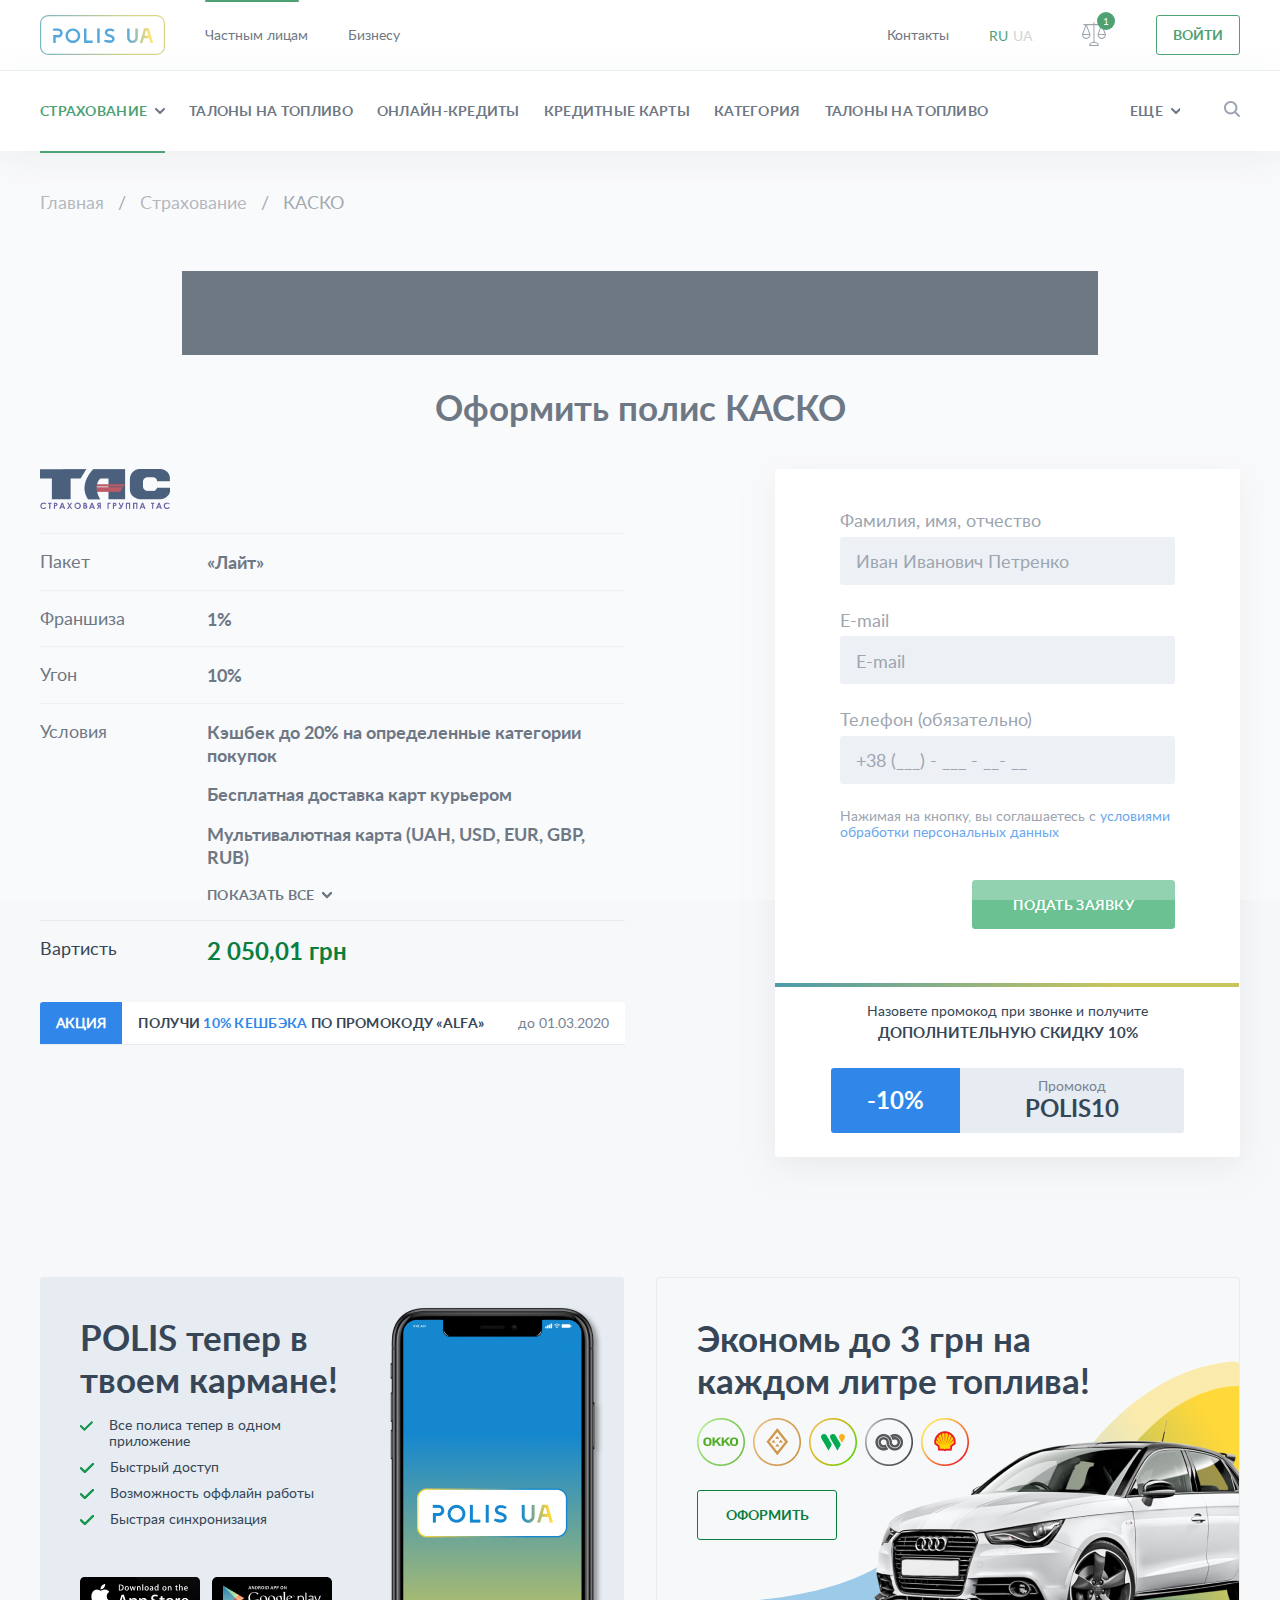
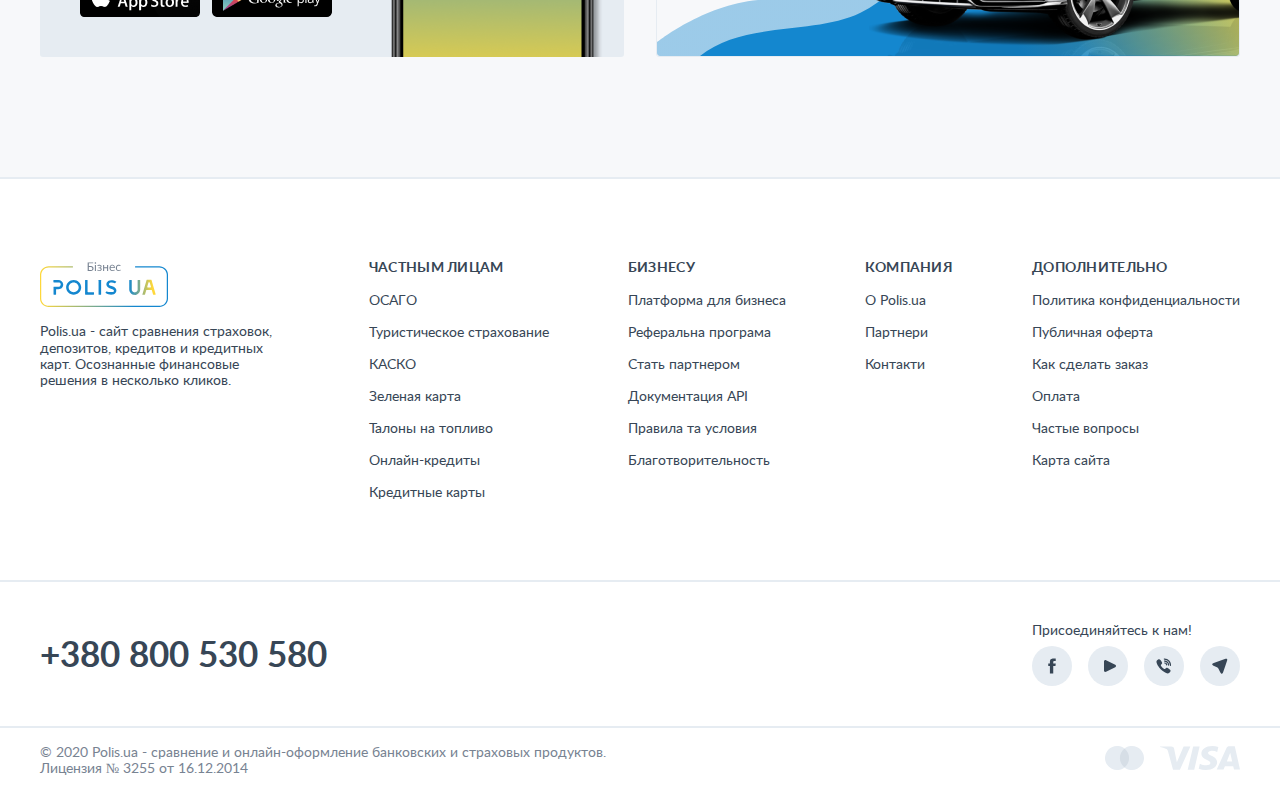
<file: apply.html>
<!DOCTYPE html>
<html lang="ru">
<head>
	<meta charset="utf-8">
	<title>КАСКО</title>
    
    <meta name="viewport" content="width=device-width, initial-scale=1.0" />
    <meta name="viewport" content="width=device-width, initial-scale=1.0, maximum-scale=1.0, user-scalable=no"> 

    <link rel="stylesheet" type="text/css" href="css/bootstrap.min.css">
    <link rel="stylesheet" type="text/css" href="css/bootstrap-select.min.css">
    <link rel="stylesheet" type="text/css" href="css/ion.rangeSlider.css" />
    <link rel="stylesheet" type="text/css" href="css/swiper.min.css">
    <link rel="stylesheet" type="text/css" href="css/fonts.css" /> 
    <link rel="stylesheet" type="text/css" href="css/style.css" /> 
    
    <link rel="icon" href="img/favicon.png" type="image/x-icon">
	<link rel="shortcut icon" href="img/favicon.png" type="image/x-icon">
    
    <script src="js/jquery.js"></script>
    <script src="js/bootstrap.min.js"></script>
    
    
    <script src="js/swiper.min.js"></script>
    <script src="js/bootstrap-select.min.js"></script> 
    
    <script src="js/jquery.maskedinput.min.js"></script>
  
</head>
	<body class="js-loading">
       <div id="loader">
            <div class="spinner">
				<svg class="loader" viewBox="0 0 340 340">
                     <circle cx="170" cy="170" r="160" stroke="#1487CF"/>
                     <circle cx="170" cy="170" r="135" stroke="#FFD83A"/>
                     <circle cx="170" cy="170" r="110" stroke="#1487CF"/>
                     <circle cx="170" cy="170" r="85" stroke="#FFD83A"/>
                </svg>
            </div>
        </div><!--/Loader-->
        
        <div id="main">
            <div id="wrapper">
                <header>
                	<div class="header_top">
                    	<div class="container">
                        	<div class="row flex_j-space-between">
                            	<div class="flex">
                                	<a href="#" class="logo">
										<svg width="125" height="40" viewBox="0 0 125 40" fill="none" xmlns="http://www.w3.org/2000/svg">
											<path d="M92.8565 0.000244141H116.512C118.762 0.00332355 120.92 0.888005 122.511 2.46032C124.102 4.03264 124.997 6.16427 125 8.38786V31.6126C124.997 33.8362 124.102 35.9678 122.511 37.5402C120.92 39.1125 118.762 39.9972 116.512 40.0002H8.48764C6.23753 39.9972 4.08048 39.1125 2.48941 37.5402C0.898347 35.9678 0.00311613 33.8362 0 31.6126L0 8.38786C0.00311613 6.16427 0.898347 4.03264 2.48941 2.46032C4.08048 0.888005 6.23753 0.00332355 8.48764 0.000244141H93.1435V1.17686H8.48764C6.55339 1.18019 4.69933 1.94099 3.33161 3.29259C1.96389 4.6442 1.19402 6.47641 1.19064 8.38786V31.6126C1.19402 33.5241 1.96389 35.3563 3.33161 36.7079C4.69933 38.0595 6.55339 38.8203 8.48764 38.8236H116.512C118.447 38.8203 120.301 38.0595 121.668 36.7079C123.036 35.3563 123.806 33.5241 123.809 31.6126V8.38786C123.806 6.47641 123.036 4.6442 121.668 3.29259C120.301 1.94099 118.447 1.18019 116.512 1.17686H92.8565V0.000244141Z" fill="url(#log1)"/>
											<path d="M15.2856 27.9519H13.6307C13.5739 27.952 13.5177 27.9406 13.4655 27.9184C13.4134 27.8963 13.3663 27.8638 13.3273 27.823C13.2884 27.7822 13.2582 27.7339 13.2388 27.6812C13.2194 27.6285 13.2111 27.5724 13.2145 27.5164V20.4577C13.2145 20.3486 13.2583 20.244 13.3364 20.1668C13.4144 20.0897 13.5203 20.0464 13.6307 20.0464H17.9761C18.5112 20.0574 19.0319 19.8744 19.4399 19.532C19.8478 19.1896 20.1148 18.7115 20.1905 18.1879C20.2298 17.8934 20.205 17.594 20.1176 17.3098C20.0302 17.0256 19.8823 16.7631 19.6838 16.54C19.4853 16.317 19.2408 16.1385 18.9668 16.0164C18.6927 15.8944 18.3954 15.8318 18.0948 15.8327H13.5109C13.4005 15.8327 13.2947 15.7894 13.2166 15.7122C13.1386 15.6351 13.0947 15.5305 13.0947 15.4214V13.8587C13.0947 13.7497 13.1386 13.645 13.2166 13.5679C13.2947 13.4908 13.4005 13.4474 13.5109 13.4474H17.8917C19.0524 13.4373 20.1769 13.8466 21.0538 14.5982C21.9306 15.3499 22.4994 16.3922 22.6533 17.5292C22.7164 18.1601 22.6452 18.7971 22.4442 19.3991C22.2432 20.0012 21.9168 20.5549 21.4861 21.0248C21.0554 21.4946 20.5299 21.8701 19.9435 22.1271C19.357 22.3841 18.7226 22.5169 18.0811 22.517H16.118C16.0076 22.517 15.9017 22.5603 15.8237 22.6374C15.7456 22.7146 15.7018 22.8192 15.7018 22.9283V27.5164C15.7051 27.5724 15.6968 27.6285 15.6774 27.6812C15.658 27.7339 15.6279 27.7822 15.5889 27.823C15.5499 27.8638 15.5029 27.8963 15.4507 27.9184C15.3986 27.9406 15.3424 27.952 15.2856 27.9519Z" fill="#1487CF"/>
											<path d="M52.3795 27.9502H44.3797C44.2755 27.9357 44.1807 27.8827 44.1144 27.8019C44.0481 27.7211 44.0152 27.6184 44.0225 27.5147V13.8473C44.0121 13.7416 44.0435 13.636 44.1101 13.5527C44.1767 13.4693 44.2733 13.4147 44.3797 13.4001H46.0347C46.1451 13.4001 46.2509 13.4435 46.329 13.5206C46.407 13.5977 46.4509 13.7023 46.4509 13.8114V25.0344C46.4509 25.1434 46.4947 25.248 46.5728 25.3252C46.6508 25.4023 46.7567 25.4456 46.867 25.4456H52.3197C52.43 25.4456 52.5359 25.489 52.614 25.5661C52.692 25.6432 52.7359 25.7478 52.7359 25.8569V27.5156C52.7431 27.6194 52.7102 27.7221 52.6439 27.8029C52.5776 27.8837 52.4828 27.9367 52.3786 27.9512L52.3795 27.9502Z" fill="#1487CF"/>
											<path d="M59.3459 13.4468H57.5447C57.355 13.4468 57.2012 13.5988 57.2012 13.7863V27.6127C57.2012 27.8002 57.355 27.9522 57.5447 27.9522H59.3459C59.5356 27.9522 59.6895 27.8002 59.6895 27.6127V13.7863C59.6895 13.5988 59.5356 13.4468 59.3459 13.4468Z" fill="#1487CF"/>
											<path d="M73.5574 16.4819C73.4955 16.5635 73.4053 16.6194 73.3041 16.639C73.2029 16.6585 73.098 16.6402 73.0097 16.5877C71.8179 15.9106 70.4219 15.6731 69.0696 15.9174C67.879 16.1764 66.6295 17.1648 67.5973 18.3763C68.2049 19.1407 69.7636 19.3531 70.6333 19.7179C71.9076 20.0851 73.0562 20.7895 73.9549 21.7549C75.6815 24.1081 73.8244 27.1869 71.1692 27.7543C68.7342 28.1402 66.2402 27.6372 64.153 26.3391C64.108 26.3078 64.0698 26.268 64.0405 26.222C64.0112 26.176 63.9915 26.1248 63.9823 26.0712C63.9732 26.0176 63.9749 25.9628 63.9874 25.9099C63.9998 25.857 64.0227 25.807 64.0548 25.7629L64.6977 24.8686C64.7438 24.8012 64.8095 24.7494 64.8861 24.7199C64.9628 24.6905 65.0467 24.6848 65.1267 24.7037C66.6147 25.0335 73.4602 26.3973 72.0791 23.5271C71.6031 22.2563 68.5082 21.751 67.4127 21.233C65.4368 20.327 64.1029 18.2444 65.1149 16.1153C66.6982 12.7746 71.5668 13.2053 74.2572 14.9387C74.3039 14.97 74.3435 15.0103 74.3739 15.0573C74.4043 15.1042 74.4246 15.1568 74.4338 15.2118C74.443 15.2667 74.4408 15.323 74.4273 15.3771C74.4138 15.4312 74.3894 15.482 74.3554 15.5265L73.5574 16.4819Z" fill="#1487CF"/>
											<path d="M97.4387 13.4001H95.7701C95.6597 13.4001 95.5538 13.4435 95.4758 13.5206C95.3977 13.5977 95.3539 13.7023 95.3539 13.8114V22.8092C95.3525 23.2306 95.2561 23.6465 95.0716 24.0264C94.8871 24.4064 94.6192 24.741 94.2874 25.0058C93.9556 25.2706 93.5683 25.4589 93.1535 25.5572C92.7388 25.6554 92.3071 25.6611 91.8899 25.5737C91.2393 25.4306 90.6583 25.0707 90.2444 24.5545C89.8305 24.0382 89.6088 23.397 89.6166 22.7384V13.8473C89.6166 13.7382 89.5728 13.6336 89.4947 13.5565C89.4167 13.4794 89.3108 13.436 89.2004 13.436H87.57C87.4597 13.436 87.3538 13.4794 87.2758 13.5565C87.1977 13.6336 87.1539 13.7382 87.1539 13.8473V22.6229C87.1354 23.9283 87.595 25.1963 88.4481 26.1931C89.3011 27.1899 90.49 27.8484 91.7957 28.0472C92.5501 28.144 93.3168 28.081 94.0447 27.8622C94.7725 27.6434 95.4449 27.274 96.017 26.7784C96.5891 26.2829 97.0479 25.6726 97.3628 24.9882C97.6777 24.3038 97.8414 23.561 97.8432 22.8092V13.8473C97.8481 13.7913 97.8415 13.7349 97.8235 13.6816C97.8056 13.6283 97.7768 13.5791 97.7389 13.5372C97.701 13.4953 97.6548 13.4616 97.6032 13.438C97.5516 13.4144 97.4956 13.4015 97.4387 13.4001Z" fill="url(#log2)"/>
											<path d="M112.949 27.422L108.986 13.6111C108.96 13.5277 108.908 13.4546 108.837 13.4023C108.767 13.35 108.681 13.3212 108.593 13.3201H104.426C104.338 13.3212 104.253 13.35 104.182 13.4023C104.111 13.4546 104.06 13.5277 104.034 13.6111L99.9111 27.9516H102.169C102.257 27.9505 102.343 27.9217 102.413 27.8694C102.484 27.8171 102.536 27.744 102.561 27.6606L103.752 23.5196C103.778 23.4363 103.83 23.3632 103.9 23.3109C103.971 23.2586 104.056 23.2298 104.145 23.2286H108.835C108.923 23.2298 109.008 23.2586 109.079 23.3109C109.149 23.3632 109.201 23.4363 109.227 23.5196L110.418 27.6606C110.444 27.744 110.496 27.8171 110.566 27.8694C110.637 27.9217 110.722 27.9505 110.81 27.9516H112.524C112.591 27.9544 112.657 27.9414 112.717 27.9138C112.777 27.8862 112.83 27.8448 112.871 27.7929C112.911 27.7411 112.939 27.6804 112.951 27.6158C112.963 27.5513 112.96 27.4848 112.94 27.422H112.949ZM107.902 20.7513H105.093C105.029 20.7516 104.965 20.7374 104.908 20.7096C104.85 20.6819 104.8 20.6413 104.761 20.5912C104.722 20.5411 104.695 20.4827 104.682 20.4206C104.67 20.3585 104.672 20.2944 104.688 20.2333L105.879 16.0691C105.901 15.9789 105.952 15.8986 106.025 15.841C106.099 15.7834 106.19 15.752 106.283 15.7519H106.736C106.826 15.7505 106.914 15.7781 106.987 15.8306C107.06 15.8831 107.114 15.9576 107.14 16.0429L108.331 20.2071C108.353 20.2717 108.359 20.3407 108.347 20.4079C108.335 20.4751 108.307 20.5384 108.264 20.5921C108.222 20.6458 108.166 20.6881 108.103 20.7154C108.04 20.7427 107.971 20.754 107.902 20.7483V20.7513Z" fill="url(#log3)"/>
											<path fill-rule="evenodd" clip-rule="evenodd" d="M32.8833 25.533C35.5938 25.533 37.7911 23.3616 37.7911 20.683C37.7911 18.0044 35.5938 15.833 32.8833 15.833C30.1727 15.833 27.9754 18.0044 27.9754 20.683C27.9754 23.3616 30.1727 25.533 32.8833 25.533ZM32.8833 27.958C36.9491 27.958 40.245 24.7009 40.245 20.683C40.245 16.6651 36.9491 13.408 32.8833 13.408C28.8175 13.408 25.5215 16.6651 25.5215 20.683C25.5215 24.7009 28.8175 27.958 32.8833 27.958Z" fill="#1487CF"/>
											<defs>
												<linearGradient id="log1" x1="0" y1="20.0002" x2="125" y2="20.0002" gradientUnits="userSpaceOnUse">
													<stop stop-color="#FFD83A">
														<animate attributeName="stop-color" values="#FFD83A; #1487CF; #FFD83A;" dur="2s" repeatCount="indefinite"></animate>
													</stop>
													<stop offset="0.74" stop-color="#1487CF">
														<animate attributeName="stop-color" values="#1487CF; #FFD83A; #1487CF;" dur="2s" repeatCount="indefinite"></animate>
													</stop>
													<stop offset="1" stop-color="#1487CF">
														<animate attributeName="stop-color" values="#1487CF;#FFD83A;#1487CF;" dur="2s" repeatCount="indefinite"></animate>
													</stop>
												</linearGradient>
												<linearGradient id="log2" x1="86.6081" y1="20.7604" x2="109.841" y2="20.7604" gradientUnits="userSpaceOnUse">
													<stop stop-color="#1487CF"/>
													<stop offset="1" stop-color="#FFD83A"/>
												</linearGradient>
												<linearGradient id="log3" x1="86.6031" y1="20.6214" x2="109.84" y2="20.6214" gradientUnits="userSpaceOnUse">
													<stop stop-color="#1487CF"/>
													<stop offset="1" stop-color="#FFD83A"/>
												</linearGradient>
											</defs>
										</svg>

										
										
										<svg width="100" height="32" viewBox="0 0 100 32" fill="none" xmlns="http://www.w3.org/2000/svg" class="logom">
											<path d="M92.8 0H7.2C3.22355 0 0 3.22355 0 7.2V24.8C0 28.7765 3.22355 32 7.2 32H92.8C96.7765 32 100 28.7765 100 24.8V7.2C100 3.22355 96.7765 0 92.8 0Z" fill="url(#paint0_linear)"/>
											<path d="M92.8001 0.799805H7.20005C3.66543 0.799805 0.800049 3.66518 0.800049 7.1998V24.7998C0.800049 28.3344 3.66543 31.1998 7.20005 31.1998H92.8001C96.3347 31.1998 99.2001 28.3344 99.2001 24.7998V7.1998C99.2001 3.66518 96.3347 0.799805 92.8001 0.799805Z" fill="white"/>
											<path d="M11.04 21.9995H9.68003C9.59701 21.9939 9.51884 21.9584 9.46 21.8996C9.40116 21.8407 9.36564 21.7626 9.36003 21.6795V15.9195C9.36564 15.8365 9.40116 15.7584 9.46 15.6995C9.51884 15.6407 9.59701 15.6052 9.68003 15.5995H13.2C13.6293 15.6081 14.0465 15.4576 14.3714 15.177C14.6964 14.8963 14.906 14.5055 14.96 14.0795C14.9824 13.8459 14.9555 13.6101 14.8812 13.3874C14.8068 13.1647 14.6866 12.9601 14.5283 12.7868C14.37 12.6134 14.1772 12.4751 13.9622 12.3809C13.7472 12.2866 13.5148 12.2385 13.28 12.2395H9.60003C9.51701 12.2339 9.43884 12.1984 9.38 12.1396C9.32116 12.0807 9.28564 12.0026 9.28003 11.9195V10.5595C9.28564 10.4765 9.32116 10.3984 9.38 10.3395C9.43884 10.2807 9.51701 10.2452 9.60003 10.2395H13.12C14.0617 10.228 14.9744 10.5645 15.6831 11.1846C16.3918 11.8047 16.8465 12.6647 16.96 13.5995C17.0164 14.1153 16.9631 14.6372 16.8036 15.1309C16.6441 15.6247 16.382 16.0791 16.0345 16.4644C15.687 16.8496 15.2619 17.1571 14.7872 17.3665C14.3125 17.5759 13.7989 17.6826 13.28 17.6795H11.68C11.597 17.6852 11.5188 17.7207 11.46 17.7795C11.4012 17.8384 11.3656 17.9165 11.36 17.9995V21.7595C11.44 21.8395 11.28 21.9995 11.04 21.9995Z" fill="#1487CF"/>
											<path d="M25.2801 22.0002C24.1092 22.0002 22.9647 21.653 21.9911 21.0025C21.0176 20.352 20.2588 19.4274 19.8107 18.3456C19.3627 17.2639 19.2454 16.0736 19.4739 14.9252C19.7023 13.7769 20.2661 12.722 21.094 11.8941C21.922 11.0662 22.9768 10.5023 24.1252 10.2739C25.2735 10.0455 26.4639 10.1627 27.5456 10.6108C28.6273 11.0589 29.5519 11.8176 30.2024 12.7912C30.8529 13.7647 31.2001 14.9093 31.2001 16.0802C31.2019 16.8581 31.05 17.6287 30.7531 18.3478C30.4563 19.0668 30.0203 19.7202 29.4702 20.2702C28.9201 20.8203 28.2668 21.2563 27.5477 21.5532C26.8287 21.8501 26.058 22.002 25.2801 22.0002ZM25.2801 12.1602C24.5048 12.1602 23.7469 12.3901 23.1023 12.8208C22.4576 13.2515 21.9552 13.8638 21.6585 14.58C21.3618 15.2963 21.2842 16.0845 21.4354 16.8449C21.5867 17.6053 21.96 18.3038 22.5083 18.852C23.0565 19.4002 23.755 19.7736 24.5154 19.9248C25.2758 20.0761 26.0639 19.9985 26.7802 19.7018C27.4965 19.4051 28.1087 18.9026 28.5395 18.258C28.9702 17.6134 29.2001 16.8555 29.2001 16.0802C29.1984 15.041 28.7849 14.0449 28.0501 13.3102C27.3153 12.5754 26.3192 12.1619 25.2801 12.1602Z" fill="#1487CF"/>
											<path d="M40.8802 22.0002H34.4802C34.3971 21.9946 34.319 21.9591 34.2601 21.9003C34.2013 21.8414 34.1658 21.7633 34.1602 21.6802V10.5602C34.1658 10.4772 34.2013 10.399 34.2601 10.3402C34.319 10.2814 34.3971 10.2459 34.4802 10.2402H35.8402C35.9232 10.2459 36.0013 10.2814 36.0602 10.3402C36.119 10.399 36.1545 10.4772 36.1602 10.5602V19.6802C36.1658 19.7633 36.2013 19.8414 36.2601 19.9003C36.319 19.9591 36.3971 19.9946 36.4802 20.0002H40.8802C40.9632 20.0058 41.0413 20.0414 41.1002 20.1002C41.159 20.159 41.1945 20.2372 41.2002 20.3202V21.6802C41.2044 21.7233 41.199 21.7668 41.1844 21.8075C41.1698 21.8483 41.1464 21.8853 41.1158 21.9159C41.0852 21.9465 41.0482 21.9699 41.0074 21.9845C40.9667 21.9991 40.9232 22.0045 40.8802 22.0002Z" fill="#1487CF"/>
											<path d="M46.48 22.0002H45.1201C45.037 21.9946 44.9589 21.9591 44.9 21.9003C44.8412 21.8414 44.8057 21.7633 44.8 21.6802V10.5602C44.8057 10.4772 44.8412 10.399 44.9 10.3402C44.9589 10.2814 45.037 10.2459 45.1201 10.2402H46.48C46.5631 10.2459 46.6412 10.2814 46.7001 10.3402C46.7589 10.399 46.7944 10.4772 46.8 10.5602V21.6802C46.7944 21.7633 46.7589 21.8414 46.7001 21.9003C46.6412 21.9591 46.5631 21.9946 46.48 22.0002Z" fill="#1487CF"/>
											<path d="M57.92 12.6399C57.84 12.7999 57.6001 12.7999 57.4401 12.7199C56.4815 12.1381 55.3392 11.9382 54.2401 12.1599C53.2801 12.3999 52.2401 13.1999 53.0401 14.1599C53.5201 14.7999 54.8 14.9599 55.52 15.2799C56.48 15.6799 57.6 16.0799 58.16 16.9599C59.52 18.8799 58.08 21.3599 55.92 21.8399C53.9685 22.1759 51.9625 21.7461 50.32 20.6399C50.16 20.5599 50.16 20.3199 50.24 20.1599L50.72 19.4399C50.8082 19.3555 50.9197 19.2998 51.04 19.2799C52.24 19.5199 57.7601 20.6399 56.6401 18.3199C56.2401 17.2799 53.76 16.8799 52.88 16.4799C51.28 15.7599 50.24 14.0799 51.04 12.3199C52.32 9.59985 56.24 9.91985 58.4 11.3599C58.56 11.4399 58.56 11.6799 58.48 11.8399L57.92 12.6399Z" fill="#1487CF"/>
											<path d="M77.1202 10.1596H75.7602C75.6772 10.1652 75.5991 10.2007 75.5402 10.2596C75.4814 10.3184 75.4459 10.3966 75.4403 10.4796V17.7596C75.4433 18.1049 75.3679 18.4464 75.2196 18.7583C75.0714 19.0702 74.8543 19.3444 74.5846 19.5601C74.315 19.7758 73.9999 19.9275 73.663 20.0036C73.3262 20.0797 72.9765 20.0784 72.6403 19.9996C72.1183 19.8744 71.6534 19.5778 71.3198 19.1572C70.9863 18.7366 70.8033 18.2164 70.8002 17.6796V10.4796C70.7946 10.3966 70.7591 10.3184 70.7003 10.2596C70.6414 10.2007 70.5633 10.1652 70.4802 10.1596H69.1202C69.0372 10.1652 68.9591 10.2007 68.9002 10.2596C68.8414 10.3184 68.8059 10.3966 68.8002 10.4796V17.5996C68.7901 18.6634 69.1653 19.6949 69.8564 20.5036C70.5475 21.3124 71.5079 21.8438 72.5602 21.9996C73.1666 22.0823 73.7836 22.0346 74.3701 21.8596C74.9565 21.6847 75.4989 21.3865 75.9608 20.9852C76.4228 20.5838 76.7937 20.0884 77.0489 19.5322C77.304 18.9759 77.4374 18.3716 77.4403 17.7596V10.4796C77.4445 10.4365 77.4391 10.3931 77.4245 10.3523C77.4099 10.3116 77.3865 10.2746 77.3559 10.244C77.3253 10.2134 77.2883 10.1899 77.2475 10.1753C77.2068 10.1607 77.1633 10.1554 77.1202 10.1596Z" fill="url(#paint1_linear)"/>
											<path d="M89.5999 21.6001L86.3999 10.3201C86.3199 10.1601 86.2399 10.0801 86.0799 10.0801H82.7199C82.5599 10.0801 82.4799 10.1601 82.3999 10.3201L79.1199 22.0001H80.9599C81.1199 22.0001 81.1999 21.9201 81.2799 21.7601L82.2399 18.4001C82.3199 18.2401 82.3999 18.1601 82.5599 18.1601H86.3199C86.4799 18.1601 86.5599 18.2401 86.6399 18.4001L87.5999 21.7601C87.6799 21.9201 87.7599 22.0001 87.9199 22.0001H89.2799C89.5199 22.0001 89.6799 21.7601 89.5999 21.6001ZM85.5999 16.1601H83.3599C83.1199 16.1601 82.9599 15.9201 83.0399 15.7601L83.9999 12.4001C84.0799 12.2401 84.1599 12.1601 84.3199 12.1601H84.7199C84.8799 12.1601 85.0399 12.2401 85.0399 12.4001L85.9999 15.7601C85.9199 15.9201 85.7599 16.1601 85.5999 16.1601Z" fill="url(#paint2_linear)"/>
											<defs>
											<linearGradient id="paint0_linear" x1="100" y1="32" x2="0" y2="32" gradientUnits="userSpaceOnUse">
												<stop stop-color="#1487CF"/>
												<stop offset="0.293" stop-color="#1487CF"/>
												<stop offset="1" stop-color="#FFD83A"/>
											</linearGradient>
											<linearGradient id="paint1_linear" x1="68.4371" y1="16.158" x2="87.1289" y2="16.158" gradientUnits="userSpaceOnUse">
												<stop stop-color="#1487CF"/>
												<stop offset="0.293" stop-color="#1487CF"/>
												<stop offset="1" stop-color="#FFD83A"/>
											</linearGradient>
											<linearGradient id="paint2_linear" x1="68.43" y1="16.0401" x2="87.132" y2="16.0401" gradientUnits="userSpaceOnUse">
												<stop stop-color="#1487CF"/>
												<stop offset="0.293" stop-color="#1487CF"/>
												<stop offset="1" stop-color="#FFD83A"/>
											</linearGradient>
											</defs>
										</svg>
                                    </a><!-- /logo -->
                                    
                                    <nav>
                                    	<ul class="hover_line">
                                        	<li class="active"><a href="#">Частным лицам</a></li>
                                            <li><a href="#">Бизнесу</a></li>
                                        </ul>
                                    </nav>
                                </div>
                                
                                <div class="flex">
                                	<a href="#" class="contacts">Контакты</a>
                                
                                    <div class="language-block">
                                        <form id="form-language">
                                            <button class="language-select active" type="button" name="RU">RU</button>
                                            <button class="language-select" type="button" name="UA">UA</button>
                                        </form>
                                    </div>
                                
                                    <div id="header_compare">
                                        <div class="compare_show">
                                            <div class="ico">
                                                <svg width="24" height="24" viewBox="0 0 24 24" fill="none" xmlns="http://www.w3.org/2000/svg">
<path d="M23.9592 12.2101L23.9388 12.2208L20.4956 3.17235H22.0667C22.3484 3.17235 22.5768 2.93119 22.5768 2.63375C22.5768 2.33631 22.3484 2.09515 22.0667 2.09515H12.4667V0.5386C12.4667 0.241158 12.2383 0 11.9566 0C11.6749 0 11.4465 0.241158 11.4465 0.5386V2.08977H1.85165C1.56995 2.08977 1.34155 2.33092 1.34155 2.62837C1.34155 2.92581 1.56995 3.16697 1.85165 3.16697H3.48905L0.0408077 12.2101C0.0153029 12.2731 0.00146653 12.3408 0 12.4093C0 14.8827 1.89896 16.8878 4.24145 16.8878C6.58393 16.8878 8.48289 14.8827 8.48289 12.4093C8.48142 12.3408 8.46759 12.2731 8.44208 12.2101L4.99894 3.16158H11.4465V19.8151C9.01339 20.009 7.11073 21.5709 7.11073 23.4614C7.11073 23.7588 7.33913 24 7.62083 24H16.2925C16.5742 24 16.8026 23.7588 16.8026 23.4614C16.8026 21.5709 14.8999 20.009 12.4667 19.8151V3.16158H18.9807L15.5579 12.2101C15.5324 12.2731 15.5186 12.3408 15.5171 12.4093C15.5171 14.8827 17.4161 16.8878 19.7586 16.8878C22.101 16.8878 24 14.8827 24 12.4093C23.9985 12.3408 23.9847 12.2731 23.9592 12.2101ZM4.2389 15.8187C2.659 15.8164 1.3135 14.6055 1.061 12.9587H7.39639C7.14517 14.5975 5.81107 15.8059 4.2389 15.8187ZM7.21275 11.8815H1.27524L4.2491 4.06643L7.21275 11.8815ZM15.6905 22.9228H8.21764C8.59511 21.7648 10.1509 20.8707 11.9515 20.8707C13.7522 20.8707 15.3131 21.7648 15.6905 22.9228ZM19.7356 4.07181L22.6993 11.8815H16.7617L19.7356 4.07181ZM19.7356 15.8187V15.8241C18.1618 15.8108 16.8271 14.5996 16.5781 12.9587H22.9135C22.661 14.6055 21.3155 15.8164 19.7356 15.8187Z" fill="#788392"/>
</svg>
                                            </div>
                                            <div class="value">1</div>
                                        </div>
                                        <div class="compare-block">
                                            <div class="head">
                                                <div class="ico">
                                                    <svg width="24" height="24" viewBox="0 0 24 24" fill="none" xmlns="http://www.w3.org/2000/svg">
<path d="M23.9592 12.2101L23.9388 12.2208L20.4956 3.17235H22.0667C22.3484 3.17235 22.5768 2.93119 22.5768 2.63375C22.5768 2.33631 22.3484 2.09515 22.0667 2.09515H12.4667V0.5386C12.4667 0.241158 12.2383 0 11.9566 0C11.6749 0 11.4465 0.241158 11.4465 0.5386V2.08977H1.85165C1.56995 2.08977 1.34155 2.33092 1.34155 2.62837C1.34155 2.92581 1.56995 3.16697 1.85165 3.16697H3.48905L0.0408077 12.2101C0.0153029 12.2731 0.00146653 12.3408 0 12.4093C0 14.8827 1.89896 16.8878 4.24145 16.8878C6.58393 16.8878 8.48289 14.8827 8.48289 12.4093C8.48142 12.3408 8.46759 12.2731 8.44208 12.2101L4.99894 3.16158H11.4465V19.8151C9.01339 20.009 7.11073 21.5709 7.11073 23.4614C7.11073 23.7588 7.33913 24 7.62083 24H16.2925C16.5742 24 16.8026 23.7588 16.8026 23.4614C16.8026 21.5709 14.8999 20.009 12.4667 19.8151V3.16158H18.9807L15.5579 12.2101C15.5324 12.2731 15.5186 12.3408 15.5171 12.4093C15.5171 14.8827 17.4161 16.8878 19.7586 16.8878C22.101 16.8878 24 14.8827 24 12.4093C23.9985 12.3408 23.9847 12.2731 23.9592 12.2101ZM4.2389 15.8187C2.659 15.8164 1.3135 14.6055 1.061 12.9587H7.39639C7.14517 14.5975 5.81107 15.8059 4.2389 15.8187ZM7.21275 11.8815H1.27524L4.2491 4.06643L7.21275 11.8815ZM15.6905 22.9228H8.21764C8.59511 21.7648 10.1509 20.8707 11.9515 20.8707C13.7522 20.8707 15.3131 21.7648 15.6905 22.9228ZM19.7356 4.07181L22.6993 11.8815H16.7617L19.7356 4.07181ZM19.7356 15.8187V15.8241C18.1618 15.8108 16.8271 14.5996 16.5781 12.9587H22.9135C22.661 14.6055 21.3155 15.8164 19.7356 15.8187Z" fill="#788392"/></svg>
                                                </div>
                                                <div class="tit">Лист сравнения</div>
                                            </div>
                                            <a href="#" class="list flex">
                                                <p>КАСКО (3)</p>
                                                <span class="remove"><svg width="18" height="18" viewBox="0 0 18 18" fill="none" xmlns="http://www.w3.org/2000/svg"><path d="M1.00122 1L16.9995 17" stroke="#CCCCCC" stroke-width="2" stroke-linecap="round" stroke-linejoin="round"/><path d="M16.9983 1L0.999999 17" stroke="#CCCCCC" stroke-width="2" stroke-linecap="round" stroke-linejoin="round"/></svg></span>
                                            </a>
                                            <div class="btn-block">
                                                <a href="#" class="btn"><span>перейти к сравнению</span><svg width="6" height="10" viewBox="0 0 6 10" fill="none" xmlns="http://www.w3.org/2000/svg"><path d="M1 1L5 5L1 9" stroke="#0A7E3E" stroke-width="2" stroke-linecap="round" stroke-linejoin="round"/><path d="M1 1L5 5L1 9" stroke="#189851" stroke-width="2" stroke-linecap="round" stroke-linejoin="round"/></svg></a>
                                            </div>
                                            <div class="empty">Ничего не добавлено</div>                                    
                                        </div>
                                    </div>
                                
                                    
                                    <div class="login">
                                        <a href="#" class="btn">
                                            <span>Войти</span>
                                        </a>
                                    </div>
                                    
                                    <!-- menu adaptive -->
                                    <div id="adaptive_menu">
										<div class="pannel-hide menu-hide"></div>
                                        <div class="flex">
                                            <div class="form-group search">
                                                <div class="search-panel">
                                                    <div class="input-group">
                                                        <input type="search" name="search" placeholder="Поиск" value="" class="form-control">
                                                        <button type="button"><svg width="16" height="16" viewBox="0 0 16 16" fill="none" xmlns="http://www.w3.org/2000/svg">
                    <path fill-rule="evenodd" clip-rule="evenodd" d="M11.4088 6.70438C11.4088 9.30253 9.30253 11.4088 6.70438 11.4088C4.10622 11.4088 2 9.30253 2 6.70438C2 4.10622 4.10622 2 6.70438 2C9.30253 2 11.4088 4.10622 11.4088 6.70438ZM10.6875 12.0978C9.5738 12.9217 8.19597 13.4088 6.70438 13.4088C3.00165 13.4088 0 10.4071 0 6.70438C0 3.00165 3.00165 0 6.70438 0C10.4071 0 13.4088 3.00165 13.4088 6.70438C13.4088 8.19597 12.9217 9.5738 12.0978 10.6875C12.1164 10.7035 12.1345 10.7203 12.1522 10.7379L15.7077 14.2935C16.0982 14.684 16.0982 15.3172 15.7077 15.7077C15.3172 16.0982 14.684 16.0982 14.2935 15.7077L10.7379 12.1522C10.7203 12.1345 10.7035 12.1164 10.6875 12.0978Z" fill="#788392"/></svg></button>
                                                    </div>
                                                </div>
                                                <div class="show-search"><svg width="16" height="16" viewBox="0 0 16 16" fill="none"><path fill-rule="evenodd" clip-rule="evenodd" d="M11.4088 6.70438C11.4088 9.30253 9.30253 11.4088 6.70438 11.4088C4.10622 11.4088 2 9.30253 2 6.70438C2 4.10622 4.10622 2 6.70438 2C9.30253 2 11.4088 4.10622 11.4088 6.70438ZM10.6875 12.0978C9.5738 12.9217 8.19597 13.4088 6.70438 13.4088C3.00165 13.4088 0 10.4071 0 6.70438C0 3.00165 3.00165 0 6.70438 0C10.4071 0 13.4088 3.00165 13.4088 6.70438C13.4088 8.19597 12.9217 9.5738 12.0978 10.6875C12.1164 10.7035 12.1345 10.7203 12.1522 10.7379L15.7077 14.2935C16.0982 14.684 16.0982 15.3172 15.7077 15.7077C15.3172 16.0982 14.684 16.0982 14.2935 15.7077L10.7379 12.1522C10.7203 12.1345 10.7035 12.1164 10.6875 12.0978Z" fill="#788392"></path></svg>
                                                </div>
                                            </div>
                                            
                                            <div class="menu-ico menu-show">
                                                <svg width="16" height="12" viewBox="0 0 16 12" fill="none">
                                                    <path d="M1 1H15M1 6H10M1 11H5" stroke="#374656" stroke-width="2" stroke-linecap="round" stroke-linejoin="round"/>
                                                </svg>
                                            </div>
                                        </div>
                                        <div class="mmenu">
                                        	<div class="menu-head flex flex_j-space-between">
                                            	<a href="#" class="logo polis">
													<svg width="100" height="32" viewBox="0 0 100 32" fill="none" xmlns="http://www.w3.org/2000/svg">
														<path d="M92.8 0H7.2C3.22355 0 0 3.22355 0 7.2V24.8C0 28.7765 3.22355 32 7.2 32H92.8C96.7765 32 100 28.7765 100 24.8V7.2C100 3.22355 96.7765 0 92.8 0Z" fill="url(#paint0_linear)"/>
														<path d="M92.8001 0.799805H7.20005C3.66543 0.799805 0.800049 3.66518 0.800049 7.1998V24.7998C0.800049 28.3344 3.66543 31.1998 7.20005 31.1998H92.8001C96.3347 31.1998 99.2001 28.3344 99.2001 24.7998V7.1998C99.2001 3.66518 96.3347 0.799805 92.8001 0.799805Z" fill="white"/>
														<path d="M11.04 21.9995H9.68003C9.59701 21.9939 9.51884 21.9584 9.46 21.8996C9.40116 21.8407 9.36564 21.7626 9.36003 21.6795V15.9195C9.36564 15.8365 9.40116 15.7584 9.46 15.6995C9.51884 15.6407 9.59701 15.6052 9.68003 15.5995H13.2C13.6293 15.6081 14.0465 15.4576 14.3714 15.177C14.6964 14.8963 14.906 14.5055 14.96 14.0795C14.9824 13.8459 14.9555 13.6101 14.8812 13.3874C14.8068 13.1647 14.6866 12.9601 14.5283 12.7868C14.37 12.6134 14.1772 12.4751 13.9622 12.3809C13.7472 12.2866 13.5148 12.2385 13.28 12.2395H9.60003C9.51701 12.2339 9.43884 12.1984 9.38 12.1396C9.32116 12.0807 9.28564 12.0026 9.28003 11.9195V10.5595C9.28564 10.4765 9.32116 10.3984 9.38 10.3395C9.43884 10.2807 9.51701 10.2452 9.60003 10.2395H13.12C14.0617 10.228 14.9744 10.5645 15.6831 11.1846C16.3918 11.8047 16.8465 12.6647 16.96 13.5995C17.0164 14.1153 16.9631 14.6372 16.8036 15.1309C16.6441 15.6247 16.382 16.0791 16.0345 16.4644C15.687 16.8496 15.2619 17.1571 14.7872 17.3665C14.3125 17.5759 13.7989 17.6826 13.28 17.6795H11.68C11.597 17.6852 11.5188 17.7207 11.46 17.7795C11.4012 17.8384 11.3656 17.9165 11.36 17.9995V21.7595C11.44 21.8395 11.28 21.9995 11.04 21.9995Z" fill="#1487CF"/>
														<path d="M25.2801 22.0002C24.1092 22.0002 22.9647 21.653 21.9911 21.0025C21.0176 20.352 20.2588 19.4274 19.8107 18.3456C19.3627 17.2639 19.2454 16.0736 19.4739 14.9252C19.7023 13.7769 20.2661 12.722 21.094 11.8941C21.922 11.0662 22.9768 10.5023 24.1252 10.2739C25.2735 10.0455 26.4639 10.1627 27.5456 10.6108C28.6273 11.0589 29.5519 11.8176 30.2024 12.7912C30.8529 13.7647 31.2001 14.9093 31.2001 16.0802C31.2019 16.8581 31.05 17.6287 30.7531 18.3478C30.4563 19.0668 30.0203 19.7202 29.4702 20.2702C28.9201 20.8203 28.2668 21.2563 27.5477 21.5532C26.8287 21.8501 26.058 22.002 25.2801 22.0002ZM25.2801 12.1602C24.5048 12.1602 23.7469 12.3901 23.1023 12.8208C22.4576 13.2515 21.9552 13.8638 21.6585 14.58C21.3618 15.2963 21.2842 16.0845 21.4354 16.8449C21.5867 17.6053 21.96 18.3038 22.5083 18.852C23.0565 19.4002 23.755 19.7736 24.5154 19.9248C25.2758 20.0761 26.0639 19.9985 26.7802 19.7018C27.4965 19.4051 28.1087 18.9026 28.5395 18.258C28.9702 17.6134 29.2001 16.8555 29.2001 16.0802C29.1984 15.041 28.7849 14.0449 28.0501 13.3102C27.3153 12.5754 26.3192 12.1619 25.2801 12.1602Z" fill="#1487CF"/>
														<path d="M40.8802 22.0002H34.4802C34.3971 21.9946 34.319 21.9591 34.2601 21.9003C34.2013 21.8414 34.1658 21.7633 34.1602 21.6802V10.5602C34.1658 10.4772 34.2013 10.399 34.2601 10.3402C34.319 10.2814 34.3971 10.2459 34.4802 10.2402H35.8402C35.9232 10.2459 36.0013 10.2814 36.0602 10.3402C36.119 10.399 36.1545 10.4772 36.1602 10.5602V19.6802C36.1658 19.7633 36.2013 19.8414 36.2601 19.9003C36.319 19.9591 36.3971 19.9946 36.4802 20.0002H40.8802C40.9632 20.0058 41.0413 20.0414 41.1002 20.1002C41.159 20.159 41.1945 20.2372 41.2002 20.3202V21.6802C41.2044 21.7233 41.199 21.7668 41.1844 21.8075C41.1698 21.8483 41.1464 21.8853 41.1158 21.9159C41.0852 21.9465 41.0482 21.9699 41.0074 21.9845C40.9667 21.9991 40.9232 22.0045 40.8802 22.0002Z" fill="#1487CF"/>
														<path d="M46.48 22.0002H45.1201C45.037 21.9946 44.9589 21.9591 44.9 21.9003C44.8412 21.8414 44.8057 21.7633 44.8 21.6802V10.5602C44.8057 10.4772 44.8412 10.399 44.9 10.3402C44.9589 10.2814 45.037 10.2459 45.1201 10.2402H46.48C46.5631 10.2459 46.6412 10.2814 46.7001 10.3402C46.7589 10.399 46.7944 10.4772 46.8 10.5602V21.6802C46.7944 21.7633 46.7589 21.8414 46.7001 21.9003C46.6412 21.9591 46.5631 21.9946 46.48 22.0002Z" fill="#1487CF"/>
														<path d="M57.92 12.6399C57.84 12.7999 57.6001 12.7999 57.4401 12.7199C56.4815 12.1381 55.3392 11.9382 54.2401 12.1599C53.2801 12.3999 52.2401 13.1999 53.0401 14.1599C53.5201 14.7999 54.8 14.9599 55.52 15.2799C56.48 15.6799 57.6 16.0799 58.16 16.9599C59.52 18.8799 58.08 21.3599 55.92 21.8399C53.9685 22.1759 51.9625 21.7461 50.32 20.6399C50.16 20.5599 50.16 20.3199 50.24 20.1599L50.72 19.4399C50.8082 19.3555 50.9197 19.2998 51.04 19.2799C52.24 19.5199 57.7601 20.6399 56.6401 18.3199C56.2401 17.2799 53.76 16.8799 52.88 16.4799C51.28 15.7599 50.24 14.0799 51.04 12.3199C52.32 9.59985 56.24 9.91985 58.4 11.3599C58.56 11.4399 58.56 11.6799 58.48 11.8399L57.92 12.6399Z" fill="#1487CF"/>
														<path d="M77.1202 10.1596H75.7602C75.6772 10.1652 75.5991 10.2007 75.5402 10.2596C75.4814 10.3184 75.4459 10.3966 75.4403 10.4796V17.7596C75.4433 18.1049 75.3679 18.4464 75.2196 18.7583C75.0714 19.0702 74.8543 19.3444 74.5846 19.5601C74.315 19.7758 73.9999 19.9275 73.663 20.0036C73.3262 20.0797 72.9765 20.0784 72.6403 19.9996C72.1183 19.8744 71.6534 19.5778 71.3198 19.1572C70.9863 18.7366 70.8033 18.2164 70.8002 17.6796V10.4796C70.7946 10.3966 70.7591 10.3184 70.7003 10.2596C70.6414 10.2007 70.5633 10.1652 70.4802 10.1596H69.1202C69.0372 10.1652 68.9591 10.2007 68.9002 10.2596C68.8414 10.3184 68.8059 10.3966 68.8002 10.4796V17.5996C68.7901 18.6634 69.1653 19.6949 69.8564 20.5036C70.5475 21.3124 71.5079 21.8438 72.5602 21.9996C73.1666 22.0823 73.7836 22.0346 74.3701 21.8596C74.9565 21.6847 75.4989 21.3865 75.9608 20.9852C76.4228 20.5838 76.7937 20.0884 77.0489 19.5322C77.304 18.9759 77.4374 18.3716 77.4403 17.7596V10.4796C77.4445 10.4365 77.4391 10.3931 77.4245 10.3523C77.4099 10.3116 77.3865 10.2746 77.3559 10.244C77.3253 10.2134 77.2883 10.1899 77.2475 10.1753C77.2068 10.1607 77.1633 10.1554 77.1202 10.1596Z" fill="url(#paint1_linear)"/>
														<path d="M89.5999 21.6001L86.3999 10.3201C86.3199 10.1601 86.2399 10.0801 86.0799 10.0801H82.7199C82.5599 10.0801 82.4799 10.1601 82.3999 10.3201L79.1199 22.0001H80.9599C81.1199 22.0001 81.1999 21.9201 81.2799 21.7601L82.2399 18.4001C82.3199 18.2401 82.3999 18.1601 82.5599 18.1601H86.3199C86.4799 18.1601 86.5599 18.2401 86.6399 18.4001L87.5999 21.7601C87.6799 21.9201 87.7599 22.0001 87.9199 22.0001H89.2799C89.5199 22.0001 89.6799 21.7601 89.5999 21.6001ZM85.5999 16.1601H83.3599C83.1199 16.1601 82.9599 15.9201 83.0399 15.7601L83.9999 12.4001C84.0799 12.2401 84.1599 12.1601 84.3199 12.1601H84.7199C84.8799 12.1601 85.0399 12.2401 85.0399 12.4001L85.9999 15.7601C85.9199 15.9201 85.7599 16.1601 85.5999 16.1601Z" fill="url(#paint2_linear)"/>
														<defs>
														<linearGradient id="paint0_linear" x1="100" y1="32" x2="0" y2="32" gradientUnits="userSpaceOnUse">
															<stop stop-color="#1487CF"/>
															<stop offset="0.293" stop-color="#1487CF"/>
															<stop offset="1" stop-color="#FFD83A"/>
														</linearGradient>
														<linearGradient id="paint1_linear" x1="68.4371" y1="16.158" x2="87.1289" y2="16.158" gradientUnits="userSpaceOnUse">
															<stop stop-color="#1487CF"/>
															<stop offset="0.293" stop-color="#1487CF"/>
															<stop offset="1" stop-color="#FFD83A"/>
														</linearGradient>
														<linearGradient id="paint2_linear" x1="68.43" y1="16.0401" x2="87.132" y2="16.0401" gradientUnits="userSpaceOnUse">
															<stop stop-color="#1487CF"/>
															<stop offset="0.293" stop-color="#1487CF"/>
															<stop offset="1" stop-color="#FFD83A"/>
														</linearGradient>
														</defs>
													</svg>
                                                </a><!-- /logo -->
                                                
                                                <div class="flex">
                                                    <div class="form-group search">
                                                        <div class="search-panel">
                                                            <div class="input-group">
                                                                <input type="search" name="search" placeholder="Поиск" value="" class="form-control">
                                                                <button type="button"><svg width="16" height="16" viewBox="0 0 16 16" fill="none" xmlns="http://www.w3.org/2000/svg">
                            <path fill-rule="evenodd" clip-rule="evenodd" d="M11.4088 6.70438C11.4088 9.30253 9.30253 11.4088 6.70438 11.4088C4.10622 11.4088 2 9.30253 2 6.70438C2 4.10622 4.10622 2 6.70438 2C9.30253 2 11.4088 4.10622 11.4088 6.70438ZM10.6875 12.0978C9.5738 12.9217 8.19597 13.4088 6.70438 13.4088C3.00165 13.4088 0 10.4071 0 6.70438C0 3.00165 3.00165 0 6.70438 0C10.4071 0 13.4088 3.00165 13.4088 6.70438C13.4088 8.19597 12.9217 9.5738 12.0978 10.6875C12.1164 10.7035 12.1345 10.7203 12.1522 10.7379L15.7077 14.2935C16.0982 14.684 16.0982 15.3172 15.7077 15.7077C15.3172 16.0982 14.684 16.0982 14.2935 15.7077L10.7379 12.1522C10.7203 12.1345 10.7035 12.1164 10.6875 12.0978Z" fill="#788392"/></svg></button>
                                                            </div>
                                                        </div>
                                                        <div class="show-search"><svg width="16" height="16" viewBox="0 0 16 16" fill="none"><path fill-rule="evenodd" clip-rule="evenodd" d="M11.4088 6.70438C11.4088 9.30253 9.30253 11.4088 6.70438 11.4088C4.10622 11.4088 2 9.30253 2 6.70438C2 4.10622 4.10622 2 6.70438 2C9.30253 2 11.4088 4.10622 11.4088 6.70438ZM10.6875 12.0978C9.5738 12.9217 8.19597 13.4088 6.70438 13.4088C3.00165 13.4088 0 10.4071 0 6.70438C0 3.00165 3.00165 0 6.70438 0C10.4071 0 13.4088 3.00165 13.4088 6.70438C13.4088 8.19597 12.9217 9.5738 12.0978 10.6875C12.1164 10.7035 12.1345 10.7203 12.1522 10.7379L15.7077 14.2935C16.0982 14.684 16.0982 15.3172 15.7077 15.7077C15.3172 16.0982 14.684 16.0982 14.2935 15.7077L10.7379 12.1522C10.7203 12.1345 10.7035 12.1164 10.6875 12.0978Z" fill="#788392"/></svg>
                                                        </div>
                                                    </div>
                                                    <div class="menu-ico menu-hide">
                                                        <svg width="16" height="12" viewBox="0 0 16 12" fill="none">
                                                            <path d="M1 1H15M1 6H10M1 11H5" stroke="#374656" stroke-width="2" stroke-linecap="round" stroke-linejoin="round"/>
                                                        </svg>
                                                    </div>
                                                </div>
                                            </div><!-- menu-head -->
                                            
                                            <div class="menu-body">
                                            	<div class="login flex flex_j-space-between line-block">
                                                	<div class="tit">Кабинет</div>
                                                    <a href="#" class="btn">
                                                        <span>Войти</span>
                                                    </a>
                                                </div><!-- login -->
                                                <div class="m-accordion">
                                                    <div class="m_accordion-item">
                                                    	<div class="m_accordion-tit flex flex_j-space-between line-block">
                                                    		<div class="tit tit-bold">Частным лицам</div>
                                                            <div class="ico"><svg width="6" height="10" viewBox="0 0 6 10" fill="none"><path d="M1 1L5 5L1 9" stroke="#374656" stroke-width="2" stroke-linecap="round" stroke-linejoin="round"/></svg></div>
                                                    	</div>
                                                        <div class="m_accordion-panel">
                                                        	<ul>
                                                            	<li class="mpanel">
                                                                	<div class="mpanel_link flex flex_j-space-between">
                                                                		<div class="tit">Cтрахование</div>
                                                                        <div class="ico"><svg width="6" height="10" viewBox="0 0 6 10" fill="none"><path d="M1 1L5 5L1 9" stroke="#374656" stroke-width="2" stroke-linecap="round" stroke-linejoin="round"/></svg></div>
                                                                    </div>
                                                                    <div class="mpanel-body">
                                                                    	<div class="mpanel-back flex">
                                                                        	<div class="ico"><svg width="6" height="10" viewBox="0 0 6 10" fill="none"><path d="M5 9L1 5L5 1" stroke="#374656" stroke-width="2" stroke-linecap="round" stroke-linejoin="round"/></svg></div>
                                                                            <div class="tit tit-bold">Cтрахование</div>
                                                                        </div>
                                                                        <ul>
                                                                            <li><a href="#" class="tit">ОСАГО</a></li>
                                                                            <li><a href="#" class="tit">Туристическое страхование</a></li>
                                                                            <li><a href="#" class="tit">КАСКО</a></li>
                                                                            <li><a href="#" class="tit">Зеленая карта</a></li>
                                                                        </ul>
                                                                        <div class="plans">
                                                                            <div class="item">
                                                                                <div class="img"><img src="img/1.jpg" alt=""/></div>
                                                                                <div class="flex flex_j-space-between">
                                                                                    <div class="tit">осаго</div>
                                                                                    <div class="value">от 600 грн</div>
                                                                                </div>
                                                                            </div>
                                                                            <div class="item">
                                                                                <div class="img"><img src="img/2.jpg" alt=""/></div>
                                                                                <div class="flex flex_j-space-between">
                                                                                    <div class="tit">Європа, Турція, Єгипет</div>
                                                                                    <div class="value">от 50 грн</div>
                                                                                </div>
                                                                            </div>
                                                                        </div>
                                                                    </div>
                                                                </li>
                                                                <li><a href="#" class="tit">Реферальная программа</a></li>
                                                                <li><a href="#" class="tit">Онлайн-кредиты</a></li>
                                                                <li><a href="#" class="tit">Кредитные карты</a></li>
                                                                <li><a href="#" class="tit">Реферальная программа</a></li>
                                                            </ul>
                                                        </div>
                                                    </div><!-- m_accordion-item -->
                                                    
                                                    <div class="m_accordion-item">
                                                    	<div class="m_accordion-tit flex flex_j-space-between line-block">
                                                    		<div class="tit tit-bold">Бизнесу</div>
                                                            <div class="ico"><svg width="6" height="10" viewBox="0 0 6 10" fill="none"><path d="M1 1L5 5L1 9" stroke="#374656" stroke-width="2" stroke-linecap="round" stroke-linejoin="round"/></svg></div>
                                                    	</div>
                                                        <div class="m_accordion-panel">
                                                        	<ul>
                                                                <li><a href="#" class="tit">Платформа для бизнеса</a></li>
                                                                <li><a href="#" class="tit">Стать партнером</a></li>
                                                                <li><a href="#" class="tit">Документация API</a></li>
                                                                <li><a href="#" class="tit">Правила та условия</a></li>
                                                                <li><a href="#" class="tit">Благотворительность</a></li>
                                                            </ul>
                                                        </div>
                                                    </div><!-- m_accordion-item -->
                                                    <a href="#" class="tit tit-bold line-block">Реферальная программа</a>
                                                </div><!-- m_accordion -->
                                            </div><!-- menu-body -->
                                            
                                            <div class="menu-footer">
                                                <div class="mpanel m-compare">
                                                    <div class="mpanel_link flex flex_j-space-between line-block">
                                                        <div class="tit tit-bold">Лист сравнение</div>
                                                        <div class="compare_ico">
                                                            <div class="ico">
                                                                <svg width="24" height="24" viewBox="0 0 24 24"><path d="M23.9592 12.2101L23.9388 12.2208L20.4956 3.17235H22.0667C22.3484 3.17235 22.5768 2.93119 22.5768 2.63375C22.5768 2.33631 22.3484 2.09515 22.0667 2.09515H12.4667V0.5386C12.4667 0.241158 12.2383 0 11.9566 0C11.6749 0 11.4465 0.241158 11.4465 0.5386V2.08977H1.85165C1.56995 2.08977 1.34155 2.33092 1.34155 2.62837C1.34155 2.92581 1.56995 3.16697 1.85165 3.16697H3.48905L0.0408077 12.2101C0.0153029 12.2731 0.00146653 12.3408 0 12.4093C0 14.8827 1.89896 16.8878 4.24145 16.8878C6.58393 16.8878 8.48289 14.8827 8.48289 12.4093C8.48142 12.3408 8.46759 12.2731 8.44208 12.2101L4.99894 3.16158H11.4465V19.8151C9.01339 20.009 7.11073 21.5709 7.11073 23.4614C7.11073 23.7588 7.33913 24 7.62083 24H16.2925C16.5742 24 16.8026 23.7588 16.8026 23.4614C16.8026 21.5709 14.8999 20.009 12.4667 19.8151V3.16158H18.9807L15.5579 12.2101C15.5324 12.2731 15.5186 12.3408 15.5171 12.4093C15.5171 14.8827 17.4161 16.8878 19.7586 16.8878C22.101 16.8878 24 14.8827 24 12.4093C23.9985 12.3408 23.9847 12.2731 23.9592 12.2101ZM4.2389 15.8187C2.659 15.8164 1.3135 14.6055 1.061 12.9587H7.39639C7.14517 14.5975 5.81107 15.8059 4.2389 15.8187ZM7.21275 11.8815H1.27524L4.2491 4.06643L7.21275 11.8815ZM15.6905 22.9228H8.21764C8.59511 21.7648 10.1509 20.8707 11.9515 20.8707C13.7522 20.8707 15.3131 21.7648 15.6905 22.9228ZM19.7356 4.07181L22.6993 11.8815H16.7617L19.7356 4.07181ZM19.7356 15.8187V15.8241C18.1618 15.8108 16.8271 14.5996 16.5781 12.9587H22.9135C22.661 14.6055 21.3155 15.8164 19.7356 15.8187Z" fill="#788392"></path></svg>
                                                            </div>
                                                            <div class="value">1</div>
                                                        </div>
                                                    </div>
                                                    <div class="mpanel-body">
                                                        <div class="mpanel-back flex">
                                                            <div class="ico"><svg width="6" height="10" viewBox="0 0 6 10" fill="none"><path d="M5 9L1 5L5 1" stroke="#374656" stroke-width="2" stroke-linecap="round" stroke-linejoin="round"/></svg></div>
                                                            <div class="tit tit-bold">Лист сравнение</div>
                                                        </div>
                                                        <a href="#" class="list flex flex_j-space-between">
                                                            <p>КАСКО (3)</p>
                                                            <span class="remove"><svg width="18" height="18" viewBox="0 0 18 18" fill="none" xmlns="http://www.w3.org/2000/svg"><path d="M1.00122 1L16.9995 17" stroke="#CCCCCC" stroke-width="2" stroke-linecap="round" stroke-linejoin="round"></path><path d="M16.9983 1L0.999999 17" stroke="#CCCCCC" stroke-width="2" stroke-linecap="round" stroke-linejoin="round"></path></svg></span>
                                                        </a>
                                                        <div class="btn-block">
                                                            <a href="#" class="btn"><span>перейти к сравнению</span><svg width="6" height="10" viewBox="0 0 6 10" fill="none"><path d="M1 1L5 5L1 9" stroke="#0A7E3E" stroke-width="2" stroke-linecap="round" stroke-linejoin="round"></path><path d="M1 1L5 5L1 9" stroke="#189851" stroke-width="2" stroke-linecap="round" stroke-linejoin="round"></path></svg></a>
                                                        </div>
                                                        <div class="empty">Ничего не добавлено</div>
                                                        
                                                    </div>
                                                </div>
                                                
                                                <div class="language-block">
                                                    <form id="m-form-language">
                                                        <button class="language-select active" type="button" name="RU">RU</button>
                                                        <button class="language-select" type="button" name="UA">UA</button>
                                                    </form>
                                                </div>
                                            </div><!-- menu-footer -->
                                        </div>
                                    </div>
                                    <!-- End menu adaptive -->
                                    
                                 </div>
                            </div>
                        </div><!--container-->
                    </div>
                    
                    <div class="header_bottom">
                    	<div class="container">
                        	<div class="row flex_j-space-between"> 
                                <div id="navigation">
                                    <div class="main_menu">
                                        <ul class="navigation-menu menu_no-more">
                                            <li class="has-submenu active">
                                                <a href="#">Страхование <svg width="10" height="6" viewBox="0 0 10 6" fill="none" xmlns="http://www.w3.org/2000/svg">
    <path d="M9 1L5 5L1 1" stroke="#374656" stroke-width="2" stroke-linecap="round" stroke-linejoin="round"/></svg></a>
                                                <div class="submenu">
                                                    <div class="container">
                                                        <div class="row flex_j-space-between">
                                                            <ul>
                                                                <li><a href="#">Осаго</a></li>
                                                                <li><a href="#">Туристическое страхование</a></li>
                                                                <li><a href="#">Каско</a></li>
                                                                <li><a href="#">Зеленая карта</a></li>
                                                            </ul>
                                                            <div class="row">
                                                                <div class="item">
                                                                	<div class="img"><img src="img/1.jpg" alt=""/></div>
                                                                    <div class="flex flex_j-space-between">
                                                                    	<div class="tit">осаго</div>
                                                                		<div class="value">от 600 грн</div>
                                                                    </div>
                                                                </div>
                                                                <div class="item">
                                                                	<div class="img"><img src="img/2.jpg" alt=""/></div>
                                                                    <div class="flex flex_j-space-between">
                                                                    	<div class="tit">Європа, Турція,<br/> Єгипет</div>
                                                                		<div class="value">от 50 грн</div>
                                                                    </div>
                                                                </div>
                                                            </div>
                                                        </div>
                                                    </div>
                                                </div>
                                            </li>
                                            <li>
                                                <a href="#">Талоны на топливо</a>
                                            </li>
                                            <li>
                                                <a href="#">Онлайн-кредиты</a>
                                            </li>
                                            <li>
                                                <a href="#">Кредитные карты</a>
                                            </li>
                                            <li>
                                                <a href="#">Категория</a>
                                            </li>
                                            <li>
                                                <a href="#">Талоны на топливо</a>
                                            </li>
                                            <li>
                                                <a href="#">Онлайн-кредиты</a>
                                            </li>
                                            <li>
                                                <a href="#">Кредитные карты</a>
                                            </li>
                                            <li>
                                                <a href="#">Категория</a>
                                            </li>
                                            <li>
                                                <a href="#">Реферальная программа</a>
                                            </li>
                                        </ul>
                                        <ul class="navigation-menu menu-more">
                                        	<li class="has-submenu">
                                                <a href="#">еще <svg width="10" height="6" viewBox="0 0 10 6" fill="none" xmlns="http://www.w3.org/2000/svg">
    <path d="M9 1L5 5L1 1" stroke="#374656" stroke-width="2" stroke-linecap="round" stroke-linejoin="round"/></svg></a>
                                                <div class="submenu">
                                                    <div class="container">
                                                        <ul>
                                                            <li><a href="#">Кредитные карты</a></li>
                                                            <li><a href="#">Категория</a></li>
                                                            <li><a href="#">Реферальная программа</a></li>
                                                        </ul>
                                                    </div>
                                                </div>
                                            </li>
										</ul>
                                    </div>
                                </div><!-- End navigation menu -->
                                
                                <div class="form-group search">
                                    <div class="search-panel">
                                        <div class="input-group">
                                            <input type="search" name="search" placeholder="Поиск" value="" class="form-control">
                                            <button type="button"><svg width="16" height="16" viewBox="0 0 16 16" fill="none" xmlns="http://www.w3.org/2000/svg">
        <path fill-rule="evenodd" clip-rule="evenodd" d="M11.4088 6.70438C11.4088 9.30253 9.30253 11.4088 6.70438 11.4088C4.10622 11.4088 2 9.30253 2 6.70438C2 4.10622 4.10622 2 6.70438 2C9.30253 2 11.4088 4.10622 11.4088 6.70438ZM10.6875 12.0978C9.5738 12.9217 8.19597 13.4088 6.70438 13.4088C3.00165 13.4088 0 10.4071 0 6.70438C0 3.00165 3.00165 0 6.70438 0C10.4071 0 13.4088 3.00165 13.4088 6.70438C13.4088 8.19597 12.9217 9.5738 12.0978 10.6875C12.1164 10.7035 12.1345 10.7203 12.1522 10.7379L15.7077 14.2935C16.0982 14.684 16.0982 15.3172 15.7077 15.7077C15.3172 16.0982 14.684 16.0982 14.2935 15.7077L10.7379 12.1522C10.7203 12.1345 10.7035 12.1164 10.6875 12.0978Z" fill="#788392"/></svg></button>
                                        </div>
                                    </div>
                                    <div class="show-search"><svg width="16" height="16" viewBox="0 0 16 16" fill="none" xmlns="http://www.w3.org/2000/svg">
    <path fill-rule="evenodd" clip-rule="evenodd" d="M11.4088 6.70438C11.4088 9.30253 9.30253 11.4088 6.70438 11.4088C4.10622 11.4088 2 9.30253 2 6.70438C2 4.10622 4.10622 2 6.70438 2C9.30253 2 11.4088 4.10622 11.4088 6.70438ZM10.6875 12.0978C9.5738 12.9217 8.19597 13.4088 6.70438 13.4088C3.00165 13.4088 0 10.4071 0 6.70438C0 3.00165 3.00165 0 6.70438 0C10.4071 0 13.4088 3.00165 13.4088 6.70438C13.4088 8.19597 12.9217 9.5738 12.0978 10.6875C12.1164 10.7035 12.1345 10.7203 12.1522 10.7379L15.7077 14.2935C16.0982 14.684 16.0982 15.3172 15.7077 15.7077C15.3172 16.0982 14.684 16.0982 14.2935 15.7077L10.7379 12.1522C10.7203 12.1345 10.7035 12.1164 10.6875 12.0978Z" fill="#788392"/></svg>
    								</div>
                                </div>
                            </div>
                        </div><!--container-->
                    </div>
                </header>
                
                <section id="bread_crumbs" class="bread_crumbs-2">
                    <div class="container">
                    	<ul class="flex">
                        	<li class="adaptive-nav"><a href="#"><svg width="6" height="10" viewBox="0 0 6 10" fill="none" xmlns="http://www.w3.org/2000/svg">
<path d="M5 9L1 5L5 1" stroke="#374656" stroke-width="2" stroke-linecap="round" stroke-linejoin="round"></path></svg>Расчет стоимости КАСКО </a></li>
                            <li><a href="#">Главная</a></li>    
                            <li>/</li>    
                            <li><a href="#">Страхование</a></li>    
                            <li>/</li>
                            <li>КАСКО</li>   
                        </ul>
                    </div>
                </section>
                
                <section id="apply_page">
                	<div class="container">
                    	<div class="apply_page-top" style="background: #374656; width: 916px; height: 84px; margin:0 auto 32px"></div>
                        <div class="title-block text-center"><h2>Оформить полис КАСКО</h2></div>
                        <div class="apply-row row flex_j-space-between">
                        	<div class="apply-info">
                            	<div class="logo-company"><img src="img/8.png" alt=""/></div>
                                <div class="table">
                                    <div class="row">
                                        <div class="tit">
                                            <p>Пакет</p>
                                        </div>
                                        <div class="value">
                                            <p>«Лайт»</p>
                                        </div>
                                    </div>
                                    <div class="row">
                                        <div class="tit">
                                            <p>Франшиза</p>
                                        </div>
                                        <div class="value">
                                            <p>1%</p>
                                        </div>
                                    </div>
                                    <div class="row">
                                        <div class="tit">
                                            <p>Угон</p>
                                        </div>
                                        <div class="value">
                                            <p>10%</p>
                                        </div>
                                    </div>
                                    <div class="row">
                                        <div class="tit">
                                            <p>Условия</p>
                                        </div>
                                        <div class="value">
                                            <p>Кэшбек до 20% на определенные категории покупок</p>
                                            <p>Бесплатная доставка карт курьером</p>
                                            <p>Мультивалютная карта (UAH, USD, EUR, GBP, RUB)</p>
                                            <p class="p-hide">Кэшбек до 20% на определенные категории покупок</p>
                                            <p class="p-hide">Бесплатная доставка карт курьером</p>
                                            <p class="p-hide">Мультивалютная карта (UAH, USD, EUR, GBP, RUB)</p>
                                            <div class="btn btn-more btn-show"><p><span class="txt-show">показать все</span><span class="txt-hide">свернуть все</span></p><svg width="10" height="7" viewBox="0 0 10 7" fill="none" xmlns="http://www.w3.org/2000/svg"><path d="M9 1L5 5.17391L1 1" stroke="#0A7E3E" stroke-width="2" stroke-linecap="round" stroke-linejoin="round"></path><path d="M9 1L5 5.17391L1 1" stroke="#189851" stroke-width="2" stroke-linecap="round" stroke-linejoin="round"></path></svg></div>
                                        </div>
                                    </div>
                                    <div class="row">
                                        <div class="tit">
                                            <p>Вартисть</p>
                                        </div>
                                        <div class="value">
                                            <p class="price">2 050,01 грн</p>
                                        </div>
                                    </div>
                                </div>
                                <script>
									$(document).on("ready", function () {
										$(".apply-info .btn-more").click(function () {
											$(this).toggleClass('btn-hide');
											$(".p-hide").toggleClass('p-show');
										});
									});
								</script>
                                <div class="action-tariff action-block flex flex_j-space-between">
                                    <div class="flex">
                                        <div class="tit">акция</div>
                                        <h2>Получи <span class="color-blue">10% кешбэка</span> по Промокоду «ALFA»</h2>
                                    </div>
                                    <div class="date">до 01.03.2020</div>
                                </div>
                            </div>
                            
                            <div class="apply-form">
                            	<form class="val-form">
                                	<div class="top">
                                        <div class="form-group">
                                            <label>Фамилия, имя, отчество</label>
                                            <input type="text" class="form-control" placeholder="Иван Иванович Петренко">
                                        </div>
                                        <div class="form-group">
                                            <label>E-mail</label>
                                            <input type="email" class="form-control" placeholder="E-mail">
                                        </div>
                                        <div class="form-group">
                                            <label>Телефон (обязательно)</label>
                                            <div class="form-tel">
                                                <input type="tel" class="form-control" placeholder="+38 (___) - ___ - __- __">
                                                <div class="error">Укажите ваш телефон</div>
                                            </div>
                                        </div>
                                        <div class="txt-conditions">
                                            <p>Нажимая на кнопку, вы соглашаетесь с <a href="#">условиями обработки персональных данных</a></p>
                                        </div>
                                        <div class="flex flex_j-flex-end">
                                            <div class="btn-valid btn-disabled"><button class="btn btn-bg">подать заявку</button></div>
                                        </div>
                                    </div>
                                    <div class="form-bottom">
                                    	<div class="line">
											<svg width="464" height="4"  fill="none">
												<path d="M0 2H464" stroke="url(#sline)" stroke-width="4"/>
												<defs>
												<linearGradient id="sline" x1="-4.99999" y1="1.99998" x2="464" y2="2.00142" gradientUnits="userSpaceOnUse">
													<stop stop-color="#FFD83A">
														<animate attributeName="stop-color" values="#FFD83A; #1487CF; #FFD83A;" dur="2s" repeatCount="indefinite" />
													</stop>
													<stop offset="0.74" stop-color="#1487CF">
														<animate attributeName="stop-color" values="#1487CF; #FFD83A; #1487CF;" dur="2s" repeatCount="indefinite" />
													</stop>
													<stop offset="1" stop-color="#1487CF">
														<animate attributeName="stop-color" values="#1487CF;#FFD83A;#1487CF;" dur="2s" repeatCount="indefinite" />
													</stop>
												</linearGradient>
												</defs>
                                            </svg>
										</div>
                                        <div class="text-center">
                                        	<p>Назовете промокод при звонке и получите <span class="bold">дополнительную скидку 10%</span></p>
                                        </div>
                                        <div class="form-action row">
                                        	<div class="value">-10%</div>
                                            <div class="flex">
                                            	<div class="tit">Промокод</div>
                                                <div class="code">POLIS10</div>
                                            </div>
                                        </div>
                                    </div>
                                </form>
								<script>
                                    var inputsTel = document.querySelectorAll('input[type="tel"]');
                                    Inputmask({
                                      "mask": "+38 (999) 999-99-99",
                                      showMaskOnHover: false
                                    }).mask(inputsTel);
									
									
									$( ".apply-form input[type='tel']" ).change(function() {
										$(this).parents('.form-tel').removeClass('validation-error');
										$(this).parents('.apply-form form').removeClass('val-form');
										
										if($(".apply-form form").hasClass("val-form")){
											 $('.apply-form .btn-valid').addClass('btn-disabled');			 
										}else{ $('.apply-form .btn-valid').removeClass('btn-disabled');}
									});
									
									$('.apply-form .btn-valid').click(function() {
										var flag = true;
										$(".apply-form input[type='tel']").each(function (i) {
											if (this.value == '') {
												$(this).parents('.form-tel').addClass('validation-error');
												flag = false;
											}else{
												$(this).parents('.form-tel').removeClass('validation-error');
											}   
										  });
										if (flag) {	
											$('.apply-form .btn-valid').removeClass('btn-disabled');
										}
									});
                                </script>  
                                
                            </div>
                        </div>  
                    </div>
                </section>
                        
                
                <section id="polis-banner">
                	<div class="container">
                    	<div class="row">
                        	<div class="polis-banner-1 row flex_j-space-between">
                                <div class="txt">
                                    <h2>POLIS тепер в твоем кармане!</h2>
                                    <ul>
                                    	<li><svg width="14" height="10" viewBox="0 0 14 10" fill="none"><path d="M13 1L4.84 9L1 5.23529" stroke="#0A7E3E" stroke-width="2" stroke-linecap="round" stroke-linejoin="round"/><path d="M13 1L4.84 9L1 5.23529" stroke="#189851" stroke-width="2" stroke-linecap="round" stroke-linejoin="round"/></svg><span>Все полиса тепер в одном приложение</span>
                                        </li>
                                        <li><svg width="14" height="10" viewBox="0 0 14 10" fill="none"><path d="M13 1L4.84 9L1 5.23529" stroke="#0A7E3E" stroke-width="2" stroke-linecap="round" stroke-linejoin="round"/><path d="M13 1L4.84 9L1 5.23529" stroke="#189851" stroke-width="2" stroke-linecap="round" stroke-linejoin="round"/></svg><span>Быстрый доступ</span>
                                        </li>
                                        <li><svg width="14" height="10" viewBox="0 0 14 10" fill="none"><path d="M13 1L4.84 9L1 5.23529" stroke="#0A7E3E" stroke-width="2" stroke-linecap="round" stroke-linejoin="round"/><path d="M13 1L4.84 9L1 5.23529" stroke="#189851" stroke-width="2" stroke-linecap="round" stroke-linejoin="round"/></svg><span>Возможность оффлайн работы</span>
                                        </li>
                                        <li><svg width="14" height="10" viewBox="0 0 14 10" fill="none"><path d="M13 1L4.84 9L1 5.23529" stroke="#0A7E3E" stroke-width="2" stroke-linecap="round" stroke-linejoin="round"/><path d="M13 1L4.84 9L1 5.23529" stroke="#189851" stroke-width="2" stroke-linecap="round" stroke-linejoin="round"/></svg><span>Быстрая синхронизация</span>
                                        </li>
                                    </ul>
                                    <div class="flex">
                                    	<a href="#" class="btn-app"><img src="img/app1.png" alt=""/></a>
                                        <a href="#" class="btn-app mr-0"><img src="img/app2.png" alt=""/></a>
                                    </div>
                                </div>
                                <div class="img"><img src="img/13.png" alt=""/></div>
                            </div>
                            <div class="polis-banner-2">
                                <div class="txt">
                                    <h2>Экономь до 3 грн на<br/> каждом литре топлива!</h2>
                                    <div class="flex">
                                    	<img src="img/fuel/1.png" alt=""/>
                                        <img src="img/fuel/2.png" alt=""/>
                                        <img src="img/fuel/3.png" alt=""/>
                                        <img src="img/fuel/4.png" alt=""/>
                                        <img src="img/fuel/5.png" alt=""/>
                                    </div>
                                    <div class="btn-block">
                                    	<a href="#" class="btn">Оформить</a>
                                    </div>
                                </div>
                                <div class="img"><img src="img/14.png" alt=""/></div>
                                <div class="bg">
                                	<svg width="539" height="270" viewBox="0 0 539 270" fill="none" class="bg1">
										<path d="M539 0V267C539 268.657 537.657 270 536 270H0C43.5 234.584 114.161 249.319 160.476 226.734C231.059 192.314 204.946 129.528 285.007 117.323C340.855 108.81 391.714 126.06 415.26 85.2904C438.805 44.5212 488 5.84126e-05 539 0Z" fill="url(#bg3)"/>
											<defs>
												<linearGradient id="bg3" x1="272.707" y1="269.999" x2="545.679" y2="88.7396" gradientUnits="userSpaceOnUse">
												<stop stop-color="#1487CF"/>
												<stop offset="0.293" stop-color="#1487CF"/>
												<stop offset="1" stop-color="#FFD83A"/>
											</linearGradient>
										</defs>
									</svg>
                                    <svg width="582" height="295" viewBox="0 0 582 295" fill="none" class="bg2">
										<path opacity="0.4" d="M436 82C479.03 29.1901 534.494 1.72499 579.008 0.540059C580.664 0.49597 582 1.84315 582 3.5V291.36C582 293.015 580.659 294.358 579.003 294.36L3.00331 294.997C1.34516 294.999 0 293.655 0 291.997V281.25C0 281.25 46 244 101 239C156 234 199.022 220.174 224.5 203.583C297.015 156.365 392 136 436 82Z" fill="url(#bg4)"/>
										<defs>
											<linearGradient id="bg4" x1="253.445" y1="294.356" x2="522.903" y2="119.835" gradientUnits="userSpaceOnUse">
												<stop stop-color="#1487CF"/>
												<stop offset="0.293" stop-color="#1487CF"/>
												<stop offset="1" stop-color="#FFD83A"/>
											</linearGradient>
										</defs>
									</svg>
                                </div>
                            </div>
                        </div>
                    </div>
                </section>
                                
            </div><!-- End #wrapper --> 
            
            <footer>
            	<div class="footer-head">
                	<div class="container">
                    	<div class="row flex_j-space-between">
                        	<div class="item logo-item">
                            	<a href="#" class="logo polis">
									<svg width="128" height="48" viewBox="0 0 128 48" fill="none" xmlns="http://www.w3.org/2000/svg">
										<path d="M95.0851 7.28467H119.309C121.613 7.2878 123.822 8.18831 125.451 9.78874C127.08 11.3892 127.997 13.5589 128 15.8223V39.4624C127.997 41.7258 127.08 43.8955 125.451 45.496C123.822 47.0964 121.613 47.9969 119.309 48.0001H8.69134C6.38723 47.9969 4.17841 47.0964 2.54916 45.496C0.919908 43.8955 0.00319092 41.7258 0 39.4624L0 15.8223C0.00319092 13.5589 0.919908 11.3892 2.54916 9.78874C4.17841 8.18831 6.38723 7.2878 8.69134 7.28467H32.9149V8.48232H8.69134C6.71067 8.48572 4.81211 9.26012 3.41157 10.6359C2.01102 12.0117 1.22267 13.8767 1.21922 15.8223V39.4624C1.22267 41.4081 2.01102 43.2731 3.41157 44.6488C4.81211 46.0246 6.71067 46.799 8.69134 46.8024H119.309C121.289 46.799 123.188 46.0246 124.588 44.6488C125.989 43.2731 126.777 41.4081 126.781 39.4624V15.8223C126.777 13.8767 125.989 12.0117 124.588 10.6359C123.188 9.26012 121.289 8.48572 119.309 8.48232H95.0851V7.28467Z" fill="url(#flog)"/>
										<path d="M15.6529 35.7362H13.9582C13.9001 35.7363 13.8425 35.7247 13.7891 35.7022C13.7357 35.6796 13.6876 35.6465 13.6476 35.605C13.6077 35.5635 13.5769 35.5144 13.557 35.4607C13.5371 35.407 13.5286 35.3499 13.5321 35.2929V28.1079C13.5321 27.9969 13.577 27.8904 13.6569 27.8119C13.7368 27.7334 13.8452 27.6893 13.9582 27.6893H18.408C18.956 27.7005 19.4891 27.5143 19.9069 27.1657C20.3247 26.8172 20.5981 26.3305 20.6756 25.7975C20.7159 25.4978 20.6904 25.193 20.6009 24.9037C20.5114 24.6145 20.36 24.3473 20.1567 24.1203C19.9535 23.8932 19.7031 23.7115 19.4225 23.5873C19.1418 23.4631 18.8374 23.3993 18.5296 23.4003H13.8356C13.7226 23.4003 13.6142 23.3561 13.5342 23.2776C13.4543 23.1991 13.4094 23.0926 13.4094 22.9816V21.391C13.4094 21.28 13.4543 21.1735 13.5342 21.095C13.6142 21.0165 13.7226 20.9724 13.8356 20.9724H18.3215C19.5102 20.9621 20.6617 21.3786 21.5596 22.1437C22.4575 22.9088 23.04 23.9698 23.1975 25.1271C23.2622 25.7693 23.1892 26.4177 22.9834 27.0305C22.7776 27.6433 22.4434 28.207 22.0023 28.6852C21.5613 29.1635 21.0232 29.5457 20.4226 29.8073C19.8221 30.0689 19.1725 30.2041 18.5155 30.2041H16.5053C16.3922 30.2041 16.2838 30.2482 16.2039 30.3267C16.124 30.4052 16.0791 30.5117 16.0791 30.6227V35.2929C16.0825 35.3499 16.074 35.407 16.0541 35.4607C16.0343 35.5144 16.0034 35.5635 15.9635 35.605C15.9236 35.6465 15.8754 35.6796 15.822 35.7022C15.7686 35.7247 15.711 35.7363 15.6529 35.7362Z" fill="#1487CF"/>
										<path d="M53.6366 35.7341H45.4448C45.338 35.7194 45.2409 35.6654 45.173 35.5832C45.1051 35.5009 45.0715 35.3964 45.0789 35.2908V21.379C45.0683 21.2714 45.1004 21.1639 45.1686 21.0791C45.2368 20.9943 45.3358 20.9386 45.4448 20.9238H47.1394C47.2524 20.9238 47.3608 20.9679 47.4408 21.0464C47.5207 21.125 47.5656 21.2314 47.5656 21.3425V32.7661C47.5656 32.8771 47.6105 32.9836 47.6904 33.0621C47.7703 33.1406 47.8787 33.1848 47.9918 33.1848H53.5752C53.6883 33.1848 53.7967 33.2289 53.8766 33.3074C53.9565 33.3859 54.0014 33.4924 54.0014 33.6034V35.2918C54.0088 35.3974 53.9752 35.5019 53.9073 35.5842C53.8394 35.6664 53.7423 35.7203 53.6356 35.7351L53.6366 35.7341Z" fill="#1487CF"/>
										<path d="M60.7699 20.9717H58.9255C58.7312 20.9717 58.5737 21.1264 58.5737 21.3173V35.391C58.5737 35.5818 58.7312 35.7365 58.9255 35.7365H60.7699C60.9642 35.7365 61.1217 35.5818 61.1217 35.391V21.3173C61.1217 21.1264 60.9642 20.9717 60.7699 20.9717Z" fill="#1487CF"/>
										<path d="M75.3232 24.0606C75.2599 24.1436 75.1675 24.2005 75.0639 24.2204C74.9602 24.2403 74.8528 24.2217 74.7623 24.1682C73.542 23.479 72.1124 23.2372 70.7278 23.4859C69.5085 23.7495 68.229 24.7557 69.2201 25.9889C69.8422 26.7669 71.4384 26.9831 72.3289 27.3544C73.6338 27.7282 74.81 28.4452 75.7303 29.4278C77.4983 31.8231 75.5966 34.957 72.8777 35.5346C70.3842 35.9274 67.8304 35.4153 65.6931 34.094C65.6471 34.0622 65.6079 34.0217 65.5779 33.9749C65.548 33.9281 65.5277 33.8759 65.5184 33.8214C65.509 33.7668 65.5108 33.711 65.5235 33.6572C65.5362 33.6033 65.5597 33.5524 65.5926 33.5075L66.2509 32.5972C66.2981 32.5287 66.3654 32.4759 66.4439 32.4459C66.5223 32.4159 66.6083 32.4101 66.6902 32.4294C68.2139 32.7651 75.2237 34.1533 73.8095 31.2317C73.322 29.9383 70.1528 29.4239 69.0311 28.8966C67.0078 27.9744 65.6418 25.8546 66.6781 23.6873C68.2994 20.2869 73.2848 20.7253 76.0399 22.4897C76.0876 22.5216 76.1282 22.5627 76.1593 22.6105C76.1904 22.6582 76.2113 22.7117 76.2207 22.7677C76.2301 22.8236 76.2278 22.8809 76.214 22.936C76.2002 22.991 76.1751 23.0428 76.1404 23.088L75.3232 24.0606Z" fill="#1487CF"/>
										<path d="M99.7771 20.9238H98.0684C97.9554 20.9238 97.847 20.9679 97.7671 21.0464C97.6872 21.125 97.6423 21.2314 97.6423 21.3425V30.5011C97.6408 30.9301 97.5421 31.3534 97.3532 31.7402C97.1643 32.127 96.89 32.4675 96.5502 32.737C96.2104 33.0066 95.8138 33.1983 95.3891 33.2983C94.9644 33.3983 94.5224 33.404 94.0952 33.3151C93.4289 33.1694 92.834 32.8031 92.4101 32.2777C91.9863 31.7522 91.7593 31.0995 91.7673 30.4291V21.379C91.7673 21.268 91.7224 21.1615 91.6425 21.083C91.5625 21.0045 91.4541 20.9604 91.3411 20.9604H89.6716C89.5586 20.9604 89.4502 21.0045 89.3702 21.083C89.2903 21.1615 89.2454 21.268 89.2454 21.379V30.3116C89.2265 31.6403 89.6972 32.9309 90.5707 33.9456C91.4442 34.9602 92.6617 35.6305 93.9987 35.8328C94.7712 35.9314 95.5563 35.8672 96.3016 35.6445C97.0469 35.4219 97.7354 35.0458 98.3213 34.5414C98.9072 34.037 99.3769 33.4158 99.6994 32.7191C100.022 32.0225 100.189 31.2664 100.191 30.5011V21.379C100.196 21.322 100.19 21.2646 100.171 21.2103C100.153 21.156 100.123 21.106 100.084 21.0634C100.046 21.0207 99.9984 20.9863 99.9455 20.9623C99.8927 20.9383 99.8354 20.9252 99.7771 20.9238Z" fill="url(#flog1)"/>
										<path d="M115.66 35.1969L111.601 21.139C111.575 21.0541 111.522 20.9797 111.45 20.9265C111.377 20.8732 111.29 20.8439 111.199 20.8428H106.933C106.842 20.8439 106.755 20.8732 106.682 20.9265C106.61 20.9797 106.557 21.0541 106.531 21.139L102.309 35.736H104.621C104.711 35.7348 104.799 35.7055 104.871 35.6523C104.943 35.599 104.997 35.5246 105.023 35.4398L106.242 31.2248C106.269 31.1399 106.322 31.0655 106.394 31.0123C106.466 30.959 106.554 30.9297 106.644 30.9286H111.447C111.537 30.9297 111.625 30.959 111.697 31.0123C111.769 31.0655 111.822 31.1399 111.849 31.2248L113.068 35.4398C113.094 35.5246 113.148 35.599 113.22 35.6523C113.292 35.7055 113.38 35.7348 113.47 35.736H115.225C115.293 35.7388 115.361 35.7256 115.422 35.6975C115.484 35.6695 115.538 35.6273 115.58 35.5745C115.621 35.5217 115.65 35.4599 115.662 35.3942C115.675 35.3285 115.671 35.2609 115.651 35.1969H115.66ZM110.492 28.4069H107.615C107.55 28.4073 107.485 28.3928 107.426 28.3645C107.367 28.3362 107.315 28.295 107.275 28.244C107.235 28.1929 107.208 28.1335 107.195 28.0703C107.182 28.0071 107.184 27.9419 107.201 27.8796L108.42 23.6409C108.442 23.5492 108.495 23.4674 108.57 23.4088C108.645 23.3502 108.738 23.3182 108.834 23.3181H109.298C109.39 23.3167 109.48 23.3448 109.555 23.3982C109.63 23.4517 109.685 23.5275 109.712 23.6143L110.931 27.853C110.954 27.9187 110.959 27.989 110.947 28.0574C110.935 28.1258 110.906 28.1902 110.863 28.2448C110.819 28.2995 110.762 28.3426 110.698 28.3704C110.633 28.3982 110.562 28.4097 110.492 28.4039V28.4069Z" fill="url(#flog2)"/>
										<path fill-rule="evenodd" clip-rule="evenodd" d="M33.6718 33.274C36.4473 33.274 38.6974 31.0638 38.6974 28.3373C38.6974 25.6108 36.4473 23.4005 33.6718 23.4005C30.8962 23.4005 28.6461 25.6108 28.6461 28.3373C28.6461 31.0638 30.8962 33.274 33.6718 33.274ZM33.6718 35.7424C37.8351 35.7424 41.2102 32.427 41.2102 28.3373C41.2102 24.2475 37.8351 20.9321 33.6718 20.9321C29.5084 20.9321 26.1333 24.2475 26.1333 28.3373C26.1333 32.427 29.5084 35.7424 33.6718 35.7424Z" fill="#1487CF"/>
										<path d="M50.4996 11.076C50.8316 11.076 51.1156 11.038 51.3516 10.962C51.5916 10.886 51.7856 10.782 51.9336 10.65C52.0856 10.514 52.1956 10.352 52.2636 10.164C52.3356 9.972 52.3716 9.762 52.3716 9.534C52.3716 9.294 52.3356 9.082 52.2636 8.898C52.1956 8.71 52.0856 8.552 51.9336 8.424C51.7856 8.292 51.5936 8.194 51.3576 8.13C51.1216 8.062 50.8376 8.028 50.5056 8.028H48.8316V11.076H50.4996ZM50.5056 7.104C51.0296 7.104 51.4816 7.162 51.8616 7.278C52.2416 7.39 52.5536 7.55 52.7976 7.758C53.0456 7.962 53.2276 8.206 53.3436 8.49C53.4636 8.774 53.5236 9.084 53.5236 9.42C53.5236 9.816 53.4556 10.174 53.3196 10.494C53.1876 10.81 52.9916 11.08 52.7316 11.304C52.4756 11.528 52.1596 11.7 51.7836 11.82C51.4076 11.94 50.9796 12 50.4996 12H47.6736V3.402H53.2296V4.32H48.8316V7.104H50.5056ZM55.9441 5.922V12H54.8761V5.922H55.9441ZM56.1721 4.014C56.1721 4.118 56.1501 4.216 56.1061 4.308C56.0661 4.396 56.0101 4.476 55.9381 4.548C55.8701 4.616 55.7881 4.67 55.6921 4.71C55.6001 4.75 55.5021 4.77 55.3981 4.77C55.2941 4.77 55.1961 4.75 55.1041 4.71C55.0161 4.67 54.9381 4.616 54.8701 4.548C54.8021 4.476 54.7481 4.396 54.7081 4.308C54.6681 4.216 54.6481 4.118 54.6481 4.014C54.6481 3.91 54.6681 3.812 54.7081 3.72C54.7481 3.624 54.8021 3.542 54.8701 3.474C54.9381 3.402 55.0161 3.346 55.1041 3.306C55.1961 3.266 55.2941 3.246 55.3981 3.246C55.5021 3.246 55.6001 3.266 55.6921 3.306C55.7881 3.346 55.8701 3.402 55.9381 3.474C56.0101 3.542 56.0661 3.624 56.1061 3.72C56.1501 3.812 56.1721 3.91 56.1721 4.014ZM57.3149 6.546C57.5429 6.33 57.8189 6.156 58.1429 6.024C58.4709 5.892 58.8649 5.826 59.3249 5.826C59.6929 5.826 60.0169 5.872 60.2969 5.964C60.5769 6.052 60.8109 6.17 60.9989 6.318C61.1909 6.466 61.3349 6.636 61.4309 6.828C61.5309 7.016 61.5809 7.212 61.5809 7.416C61.5809 7.536 61.5609 7.662 61.5209 7.794C61.4849 7.926 61.4229 8.052 61.3349 8.172C61.2469 8.292 61.1329 8.404 60.9929 8.508C60.8529 8.612 60.6789 8.696 60.4709 8.76C60.8589 8.876 61.1629 9.062 61.3829 9.318C61.6069 9.574 61.7189 9.888 61.7189 10.26C61.7189 10.54 61.6549 10.794 61.5269 11.022C61.3989 11.246 61.2269 11.438 61.0109 11.598C60.7949 11.754 60.5429 11.874 60.2549 11.958C59.9709 12.042 59.6729 12.084 59.3609 12.084C59.1649 12.084 58.9649 12.066 58.7609 12.03C58.5609 11.994 58.3649 11.938 58.1729 11.862C57.9809 11.782 57.7989 11.684 57.6269 11.568C57.4589 11.452 57.3089 11.312 57.1769 11.148L57.4769 10.758C57.5249 10.69 57.5929 10.656 57.6809 10.656C57.7529 10.656 57.8289 10.688 57.9089 10.752C57.9929 10.812 58.0949 10.88 58.2149 10.956C58.3349 11.032 58.4809 11.102 58.6529 11.166C58.8289 11.226 59.0429 11.256 59.2949 11.256C59.5149 11.256 59.7109 11.23 59.8829 11.178C60.0589 11.122 60.2069 11.046 60.3269 10.95C60.4469 10.854 60.5389 10.74 60.6029 10.608C60.6669 10.476 60.6989 10.332 60.6989 10.176C60.6989 9.876 60.5729 9.634 60.3209 9.45C60.0729 9.266 59.6949 9.174 59.1869 9.174H58.4969V8.466H59.1869C59.4069 8.466 59.6049 8.444 59.7809 8.4C59.9569 8.352 60.1069 8.288 60.2309 8.208C60.3549 8.128 60.4489 8.032 60.5129 7.92C60.5769 7.804 60.6089 7.68 60.6089 7.548C60.6089 7.428 60.5809 7.314 60.5249 7.206C60.4729 7.098 60.3909 7.004 60.2789 6.924C60.1709 6.844 60.0349 6.78 59.8709 6.732C59.7069 6.684 59.5149 6.66 59.2949 6.66C59.0549 6.66 58.8509 6.684 58.6829 6.732C58.5189 6.78 58.3789 6.832 58.2629 6.888C58.1509 6.944 58.0589 6.996 57.9869 7.044C57.9149 7.092 57.8529 7.116 57.8009 7.116C57.7489 7.116 57.7049 7.106 57.6689 7.086C57.6369 7.066 57.6009 7.024 57.5609 6.96L57.3149 6.546ZM68.1535 5.922V12H67.0795V9.156H64.1635V12H63.0895V5.922H64.1635V8.346H67.0795V5.922H68.1535ZM73.9193 8.298C73.9193 8.05 73.8833 7.824 73.8113 7.62C73.7433 7.412 73.6413 7.234 73.5053 7.086C73.3733 6.934 73.2113 6.818 73.0193 6.738C72.8273 6.654 72.6093 6.612 72.3653 6.612C71.8533 6.612 71.4473 6.762 71.1473 7.062C70.8513 7.358 70.6673 7.77 70.5953 8.298H73.9193ZM74.7833 11.148C74.6513 11.308 74.4933 11.448 74.3093 11.568C74.1253 11.684 73.9273 11.78 73.7153 11.856C73.5073 11.932 73.2913 11.988 73.0673 12.024C72.8433 12.064 72.6213 12.084 72.4013 12.084C71.9813 12.084 71.5933 12.014 71.2373 11.874C70.8853 11.73 70.5793 11.522 70.3193 11.25C70.0633 10.974 69.8633 10.634 69.7193 10.23C69.5753 9.826 69.5033 9.362 69.5033 8.838C69.5033 8.414 69.5673 8.018 69.6953 7.65C69.8273 7.282 70.0153 6.964 70.2593 6.696C70.5033 6.424 70.8013 6.212 71.1533 6.06C71.5053 5.904 71.9013 5.826 72.3413 5.826C72.7053 5.826 73.0413 5.888 73.3493 6.012C73.6613 6.132 73.9293 6.308 74.1533 6.54C74.3813 6.768 74.5593 7.052 74.6873 7.392C74.8153 7.728 74.8793 8.112 74.8793 8.544C74.8793 8.712 74.8613 8.824 74.8253 8.88C74.7893 8.936 74.7213 8.964 74.6213 8.964H70.5593C70.5713 9.348 70.6233 9.682 70.7153 9.966C70.8113 10.25 70.9433 10.488 71.1113 10.68C71.2793 10.868 71.4793 11.01 71.7113 11.106C71.9433 11.198 72.2033 11.244 72.4913 11.244C72.7593 11.244 72.9893 11.214 73.1813 11.154C73.3773 11.09 73.5453 11.022 73.6853 10.95C73.8253 10.878 73.9413 10.812 74.0333 10.752C74.1293 10.688 74.2113 10.656 74.2793 10.656C74.3673 10.656 74.4353 10.69 74.4833 10.758L74.7833 11.148ZM80.4211 7.002C80.3891 7.046 80.3571 7.08 80.3251 7.104C80.2931 7.128 80.2491 7.14 80.1931 7.14C80.1331 7.14 80.0671 7.116 79.9951 7.068C79.9231 7.016 79.8331 6.96 79.7251 6.9C79.6211 6.84 79.4911 6.786 79.3351 6.738C79.1831 6.686 78.9951 6.66 78.7711 6.66C78.4711 6.66 78.2071 6.714 77.9791 6.822C77.7511 6.926 77.5591 7.078 77.4031 7.278C77.2511 7.478 77.1351 7.72 77.0551 8.004C76.9791 8.288 76.9411 8.606 76.9411 8.958C76.9411 9.326 76.9831 9.654 77.0671 9.942C77.1511 10.226 77.2691 10.466 77.4211 10.662C77.5771 10.854 77.7631 11.002 77.9791 11.106C78.1991 11.206 78.4451 11.256 78.7171 11.256C78.9771 11.256 79.1911 11.226 79.3591 11.166C79.5271 11.102 79.6651 11.032 79.7731 10.956C79.8851 10.88 79.9771 10.812 80.0491 10.752C80.1251 10.688 80.1991 10.656 80.2711 10.656C80.3591 10.656 80.4271 10.69 80.4751 10.758L80.7751 11.148C80.6431 11.312 80.4931 11.452 80.3251 11.568C80.1571 11.684 79.9751 11.782 79.7791 11.862C79.5871 11.938 79.3851 11.994 79.1731 12.03C78.9611 12.066 78.7451 12.084 78.5251 12.084C78.1451 12.084 77.7911 12.014 77.4631 11.874C77.1391 11.734 76.8571 11.532 76.6171 11.268C76.3771 11 76.1891 10.672 76.0531 10.284C75.9171 9.896 75.8491 9.454 75.8491 8.958C75.8491 8.506 75.9111 8.088 76.0351 7.704C76.1631 7.32 76.3471 6.99 76.5871 6.714C76.8311 6.434 77.1291 6.216 77.4811 6.06C77.8371 5.904 78.2451 5.826 78.7051 5.826C79.1331 5.826 79.5091 5.896 79.8331 6.036C80.1611 6.172 80.4511 6.366 80.7031 6.618L80.4211 7.002Z" fill="#788392"/>
										<defs>
											<linearGradient id="flog" x1="0" y1="27.6424" x2="128" y2="27.6424" gradientUnits="userSpaceOnUse">
												<stop stop-color="#FFD83A"/>
												<stop offset="0.74" stop-color="#1487CF"/>
												<stop offset="1" stop-color="#1487CF"/>
											</linearGradient>
											<linearGradient id="flog1" x1="88.6865" y1="28.4157" x2="112.477" y2="28.4157" gradientUnits="userSpaceOnUse">
												<stop stop-color="#1487CF"/>
												<stop offset="1" stop-color="#FFD83A"/>
											</linearGradient>
											<linearGradient id="flog2" x1="88.6817" y1="28.2747" x2="112.476" y2="28.2747" gradientUnits="userSpaceOnUse">
												<stop stop-color="#1487CF"/>
												<stop offset="1" stop-color="#FFD83A"/>
											</linearGradient>
										</defs>
									</svg>
                                </a><!-- /logo -->
                                <p>Polis.ua - cайт сравнения страховок, депозитов, кредитов и кредитных карт. Осознанные финансовые решения в несколько кликов.</p>
                            </div>
                            
                            
                            <nav class="item footer-menu">
                            	<div class="tit">Частным лицам<svg width="10" height="6" viewBox="0 0 10 6" fill="none">
<path d="M9 1L5 5L1 1" stroke="#374656" stroke-width="2" stroke-linecap="round" stroke-linejoin="round"/></svg></div>
                                <ul>
                                    <li><a href="#">ОСАГО</a></li>
                                    <li><a href="#">Туристическое страхование</a></li>
                                    <li><a href="#">КАСКО</a></li>
                                    <li><a href="#">Зеленая карта</a></li>
                                    <li><a href="#">Талоны на топливо</a></li>
                                    <li><a href="#">Онлайн-кредиты</a></li>
                                    <li><a href="#">Кредитные карты</a></li>
                                </ul>
                            </nav>
                            <nav class="item footer-menu">
                            	<div class="tit">бизнесу<svg width="10" height="6" viewBox="0 0 10 6" fill="none">
<path d="M9 1L5 5L1 1" stroke="#374656" stroke-width="2" stroke-linecap="round" stroke-linejoin="round"/></svg></div>
                                <ul>
                                    <li><a href="#">Платформа для бизнеса</a></li>
                                    <li><a href="#">Реферальна програма</a></li>
                                    <li><a href="#">Стать партнером</a></li>
                                    <li><a href="#">Документация API</a></li>
                                    <li><a href="#">Правила та условия</a></li>
                                    <li><a href="#">Благотворительность</a></li>
                                </ul>
                            </nav>
                            <nav class="item footer-menu">
                            	<div class="tit">компания<svg width="10" height="6" viewBox="0 0 10 6" fill="none">
<path d="M9 1L5 5L1 1" stroke="#374656" stroke-width="2" stroke-linecap="round" stroke-linejoin="round"/></svg></div>
                                <ul>
                                    <li><a href="#">O Polis.ua</a></li>
                                    <li><a href="#">Партнери</a></li>
                                    <li><a href="#">Контакти</a></li>
                                </ul>
                            </nav>
                            <nav class="item footer-menu">
                            	<div class="tit">Дополнительно<svg width="10" height="6" viewBox="0 0 10 6" fill="none">
<path d="M9 1L5 5L1 1" stroke="#374656" stroke-width="2" stroke-linecap="round" stroke-linejoin="round"/></svg></div>
                                <ul>
                                    <li><a href="#">Политика конфиденциальности</a></li>
                                    <li><a href="#">Публичная оферта</a></li>
                                    <li><a href="#">Как сделать заказ</a></li>
                                    <li><a href="#">Оплата</a></li>
                                    <li><a href="#">Частые вопросы</a></li>
                                    <li><a href="#">Карта сайта</a></li>
                                </ul>
                            </nav>
                        </div>
                    </div>
                </div><!-- footer-head -->
                
                <div class="footer-body">
                	<div class="container">
                    	<div class="flex flex_j-space-between">
                        	<div class="item">
                            	<a href="tel:+380800530580" class="tel">+380 800 530 580</a>
                            </div>
                            
                            <div class="item">
                            	<p class="tit-social-networks">Присоединяйтесь к нам!</p>
                                <ul class="social-networks">
                                	<li><a href="#" class="facebook"><svg width="8" height="16" viewBox="0 0 8 16" fill="none"><path fill-rule="evenodd" clip-rule="evenodd" d="M5.24 5.41624V4.12424C5.23715 3.97336 5.24685 3.82251 5.269 3.67324C5.2916 3.56081 5.33648 3.45404 5.401 3.35924C5.48095 3.24883 5.59943 3.17246 5.733 3.14524C5.93356 3.1011 6.1387 3.08129 6.344 3.08624H7.731V0.501238H5.514C5.01995 0.454231 4.52148 0.505205 4.04718 0.651238C3.57287 0.797271 3.13205 1.03549 2.75 1.35224C2.4509 1.69364 2.22261 2.09107 2.07841 2.52144C1.93421 2.95181 1.87697 3.40655 1.91 3.85924V5.41524H0.25V8.00124H1.91V15.5012H5.24V8.00124H7.457L7.75 5.41624H5.24Z" fill="#374656"/></svg></a></li>
                                    <li><a href="#" class="youtube"><svg width="12" height="13" viewBox="0 0 12 13" fill="none"><path fill-rule="evenodd" clip-rule="evenodd" d="M11.2411 7.19989L2.06315 11.8479C1.84733 11.9571 1.60757 12.0105 1.3658 12.0032C1.12402 11.9958 0.887943 11.928 0.679147 11.8059C0.473474 11.6873 0.302467 11.5168 0.18316 11.3115C0.0638529 11.1063 0.000408335 10.8733 -0.000854492 10.6359V1.36589C0.000553134 1.129 0.0638612 0.896589 0.18279 0.691709C0.301718 0.486829 0.472136 0.316596 0.677146 0.19789C0.885691 0.0758231 1.12142 0.00777155 1.36294 -8.6883e-05C1.60445 -0.00794531 1.84411 0.0446381 2.06015 0.15289L11.2381 4.77089C11.4657 4.88142 11.6575 5.05375 11.7917 5.26816C11.9259 5.48258 11.9971 5.73043 11.9971 5.98339C11.9971 6.23635 11.9259 6.4842 11.7917 6.69862C11.6575 6.91303 11.4657 7.08536 11.2381 7.19589L11.2411 7.19989Z" fill="#374656"/></svg>
                                    <li><a href="#" class="viber"><svg width="16" height="16" viewBox="0 0 16 16" fill="none"><path fill-rule="evenodd" clip-rule="evenodd" d="M14.395 8.10267C14.0425 8.07267 13.895 7.80829 13.8588 7.48517C13.7088 6.04204 13.4169 4.57454 12.4088 3.46142C11.3518 2.40475 9.94181 1.77575 8.44942 1.69517C8.08317 1.66892 7.70317 1.55329 7.72192 1.11142C7.72263 1.02774 7.74033 0.945078 7.77393 0.868442C7.80754 0.791806 7.85635 0.72279 7.91742 0.66558C7.97849 0.608369 8.05054 0.564154 8.1292 0.535613C8.20786 0.507072 8.2915 0.4948 8.37505 0.499541C9.32499 0.478956 10.2666 0.680338 11.125 1.08767C12.7142 1.83693 13.96 3.16127 14.6107 4.79329C14.9131 5.61126 15.0615 6.47817 15.0482 7.35017C15.0569 7.77329 14.875 8.14329 14.395 8.10267ZM8.9438 4.39204C9.44668 4.43422 9.92479 4.62858 10.3145 4.94925C10.7041 5.26992 10.9869 5.70168 11.125 6.18704C11.1974 6.37085 11.2264 6.56887 11.2099 6.76571C11.1933 6.96256 11.1315 7.15293 11.0294 7.32204C10.9759 7.37866 10.9116 7.42402 10.8403 7.45546C10.7691 7.4869 10.6922 7.50378 10.6143 7.50512C10.5364 7.50646 10.459 7.49223 10.3867 7.46326C10.3144 7.43429 10.2486 7.39116 10.1932 7.33641C9.90817 7.04579 10.0025 6.54267 9.7938 6.19517C9.69703 6.04713 9.57127 5.92025 9.4241 5.82217C9.27694 5.7241 9.11142 5.65687 8.93755 5.62454C8.5538 5.53142 8.08817 5.44267 8.18317 4.92454C8.2563 4.53079 8.58567 4.40142 8.9438 4.39204ZM7.96755 3.18204C7.94751 3.07987 7.95022 2.97454 7.9755 2.87354C8.00077 2.77254 8.04799 2.67835 8.1138 2.59767C8.47317 2.19954 9.40755 2.50454 9.84005 2.63642C10.4533 2.82486 11.0216 3.13665 11.51 3.55267C11.9912 3.94699 12.3808 4.44123 12.6519 5.00113C12.923 5.56102 13.0691 6.17318 13.08 6.79517C13.08 7.27204 13.0082 7.83517 12.3638 7.73267C11.7825 7.63892 11.8744 6.77767 11.7775 6.34829C11.7112 5.89251 11.5409 5.45812 11.2797 5.07877C11.0185 4.69943 10.6734 4.38532 10.2713 4.16079C9.77193 3.91498 9.23814 3.74639 8.68817 3.66079C8.37505 3.61142 8.0413 3.54079 7.96755 3.18204ZM5.50005 6.14954C5.14817 6.41017 4.82317 6.65392 4.84567 7.13767C4.92966 7.66285 5.14318 8.15882 5.46692 8.58079C6.06543 9.48058 6.88435 10.2121 7.84567 10.7058C8.2863 10.9377 8.85567 11.242 9.28317 10.8202C9.67442 10.4327 9.87567 9.96767 10.4538 9.80829C10.7244 9.75609 11.003 9.76167 11.2713 9.82468C11.5396 9.88769 11.7916 10.0067 12.0107 10.1739C12.59 10.5489 13.1357 10.9739 13.6813 11.392C14.2107 11.797 14.8688 12.3008 14.5094 13.3202C14.2783 13.9143 13.8875 14.433 13.3801 14.819C12.8728 15.205 12.2687 15.4433 11.6344 15.5077H11.6188C11.5977 15.5077 11.5767 15.505 11.5563 15.4995C11.5213 15.4895 11.4732 15.4789 11.4169 15.4664C11.2109 15.4256 11.0092 15.3655 10.8144 15.287C8.54409 14.3353 6.47484 12.9616 4.7163 11.2389C3.74346 10.267 2.88707 9.18513 2.16442 8.01517C1.79438 7.41679 1.45782 6.79834 1.1563 6.16267C0.787645 5.51257 0.545461 4.79852 0.44255 4.05829C0.420239 3.50012 0.57443 2.94911 0.883209 2.48358C1.19199 2.01806 1.63964 1.6617 2.16255 1.46517C2.39309 1.33745 2.65084 1.26672 2.91428 1.25889C3.17772 1.25106 3.43921 1.30636 3.67692 1.42017C3.95848 1.60693 4.21116 1.83392 4.42692 2.09392C5.0111 2.72204 5.50787 3.4261 5.9038 4.18704C6.00728 4.34205 6.07896 4.51606 6.11469 4.69898C6.15041 4.88189 6.14947 5.07009 6.11191 5.25264C6.07435 5.43519 6.00093 5.60847 5.8959 5.76243C5.79087 5.91639 5.65632 6.04797 5.50005 6.14954Z" fill="#374656"/></svg></a></li>
                                    <li><a href="#" class="telegram"><svg width="16" height="16" viewBox="0 0 16 16" fill="none"><path fill-rule="evenodd" clip-rule="evenodd" d="M15.2503 1.62551C15.206 2.12521 15.1039 2.61809 14.946 3.09426C13.8016 6.73113 12.4722 10.3061 11.196 13.8986C11.0439 14.3597 10.8361 14.8005 10.5772 15.2111C10.5089 15.3593 10.4029 15.4868 10.2697 15.581C10.1366 15.6752 9.98096 15.7328 9.81855 15.7478C9.65613 15.7629 9.49261 15.735 9.34439 15.6669C9.19617 15.5988 9.06846 15.4929 8.97409 15.3599C8.66349 15.0278 8.40835 14.648 8.21846 14.2349C7.71471 13.2149 7.20096 12.1974 6.74284 11.1574C6.40681 10.3408 5.76943 9.68485 4.96284 9.32551C3.82596 8.80863 2.69659 8.27426 1.56159 7.75176C1.20648 7.59378 0.885828 7.36763 0.617839 7.08613C0.495622 6.98712 0.39898 6.8602 0.336048 6.71605C0.273115 6.5719 0.245733 6.41474 0.256208 6.2578C0.266683 6.10086 0.314707 5.94874 0.396239 5.81423C0.47777 5.67972 0.590424 5.56677 0.724715 5.48488C1.03664 5.25191 1.38905 5.07877 1.76409 4.97426C5.46159 3.67217 9.16076 2.37468 12.8616 1.08176C13.3229 0.913821 13.8028 0.802588 14.291 0.750509C14.4158 0.718151 14.5467 0.717446 14.6718 0.748456C14.797 0.779466 14.9124 0.841212 15.0077 0.928099C15.103 1.01499 15.175 1.12427 15.2174 1.24605C15.2598 1.36783 15.2711 1.49825 15.2503 1.62551Z" fill="#374656"/></svg></a></li>
                                </ul>
                            </div>
                        </div>
                    </div>
				</div>  
                
                <div class="footer-footer">
                	<div class="container">
                    	<div class="flex flex_j-space-between">
                        	<div class="item">
                            	<p>© 2020 Polis.ua - сравнение и онлайн-оформление банковских и страховых продуктов.<br>Лицензия № 3255 от 16.12.2014</p>
                            </div>
                            <div class="item">
                            	<svg width="135" height="24" viewBox="0 0 135 24" fill="none" xmlns="http://www.w3.org/2000/svg">
									<path d="M85.3769 0.409663L74.8981 23.666H68.0373L62.9038 5.1125C62.8586 4.67751 62.6939 4.26067 62.4256 3.90202C62.1573 3.54336 61.7945 3.25495 61.372 3.06449C59.345 2.16154 57.2043 1.49898 55 1.09233L55.1467 0.409663H66.1469C66.8654 0.408625 67.5606 0.646481 68.1074 1.08038C68.6542 1.51427 69.0165 2.11568 69.1291 2.77625L71.8507 16.2628L78.5812 0.409663H85.3769ZM112.152 16.0807C112.152 10.0126 103.026 9.60295 103.091 6.8571C103.091 6.02273 103.971 5.14284 105.829 4.91529C108.016 4.72501 110.217 5.0866 112.201 5.96205L113.342 1.03165C111.408 0.357228 109.361 0.00793946 107.296 6.10352e-05C100.908 6.10352e-05 96.4097 3.15551 96.3771 7.69148C96.3771 11.0441 99.6364 12.9101 102.032 14.0176C104.428 15.125 105.389 15.8987 105.389 16.9151C105.389 18.4321 103.385 19.1603 101.51 19.1907C99.1965 19.2222 96.9126 18.6998 94.8778 17.6736L93.7044 22.7709C95.9958 23.5972 98.434 24.0141 100.891 23.9997C107.687 23.9997 112.12 20.8746 112.152 16.0352V16.0807ZM129.019 23.6204H135L129.785 0.364151H124.261C123.671 0.357042 123.093 0.515335 122.602 0.818403C122.111 1.12147 121.729 1.55526 121.506 2.06324L111.728 23.6204H118.557L119.909 20.1464H128.204L129.019 23.6204ZM121.816 15.4284L125.222 6.69023L127.178 15.4284H121.816ZM94.617 0.409663L89.2229 23.666H82.7042L88.1473 0.409663H94.617Z" fill="#E6ECF2"/>
									<path opacity="0.7" d="M24.7526 21.428H14.1982V2.57086H24.7526V21.428Z" fill="#C5D0DB"/>
									<path d="M14.8748 12.0001C14.8798 10.1797 15.302 8.38444 16.1095 6.75067C16.9169 5.11691 18.0883 3.68765 19.5345 2.57149C17.7546 1.17815 15.6162 0.311048 13.3639 0.069352C11.1116 -0.172344 8.83637 0.22113 6.79842 1.20477C4.76047 2.18841 3.0421 3.7225 1.83984 5.63157C0.637589 7.54064 0 9.74761 0 12.0001C0 14.2525 0.637589 16.4595 1.83984 18.3686C3.0421 20.2776 4.76047 21.8117 6.79842 22.7954C8.83637 23.779 11.1116 24.1725 13.3639 23.9308C15.6162 23.6891 17.7546 22.822 19.5345 21.4286C18.0883 20.3125 16.9169 18.8832 16.1095 17.2494C15.302 15.6157 14.8798 13.8204 14.8748 12.0001Z" fill="#E6ECF2"/>
									<path d="M39.0001 12.0003C39.0014 14.2508 38.3656 16.4563 37.1653 18.3644C35.965 20.2725 34.2488 21.8061 32.213 22.7898C30.1772 23.7735 27.904 24.1675 25.6535 23.9268C23.403 23.6862 21.2661 22.8205 19.4872 21.4288C20.9218 20.3058 22.0814 18.8738 22.8788 17.2406C23.6761 15.6075 24.0904 13.8157 24.0904 12.0003C24.0904 10.1848 23.6761 8.39307 22.8788 6.7599C22.0814 5.12672 20.9218 3.69471 19.4872 2.57171C21.2661 1.18006 23.403 0.314374 25.6535 0.0736986C27.904 -0.166977 30.1772 0.227075 32.213 1.21077C34.2488 2.19447 35.965 3.72808 37.1653 5.63616C38.3656 7.54424 39.0014 9.74971 39.0001 12.0003Z" fill="#E6ECF2"/>
							</svg>
                            </div>
                        </div>
                    </div>
				</div>                   
            </footer>
        </div><!-- End #main -->
       
	   <script src="js/ion.rangeSlider.js"></script>
       <script>
	   	//RANGE
			//range-volume
			var $range_volume = $("#range-volume"),
				instance,
				min = 0,
				max = 6000;
			$range_volume.ionRangeSlider({
				hide_min_max: true,
				grid: true,
				type: "single",
				min: min,
				max: max,
				from: 2000,
				postfix: "см3",
			});
			
			//range-milage
			var $range_milage = $("#range-milage"),
				instance,
				min = 0,
				max = 60;
			$range_milage.ionRangeSlider({
				hide_min_max: true,
				grid: true,
				type: "single",
				min: min,
				max: max,
				from: 10,
				postfix: " т. км.",
			});
			
			//range-volume2
			var $range_volume = $("#range-volume2"),
				instance,
				min = 0,
				max = 6000;
			$range_volume.ionRangeSlider({
				hide_min_max: true,
				grid: true,
				type: "single",
				min: min,
				max: max,
				from: 2000,
				postfix: "см3",
			});
			
			//range-milage2
			var $range_milage = $("#range-milage2"),
				instance,
				min = 0,
				max = 60;
			$range_milage.ionRangeSlider({
				hide_min_max: true,
				grid: true,
				type: "single",
				min: min,
				max: max,
				from: 10,
				postfix: " т. км.",
			});
			
		</script>
        
        
        
	   <script src="js/main.js"></script>
	</body>
</html>
</file>
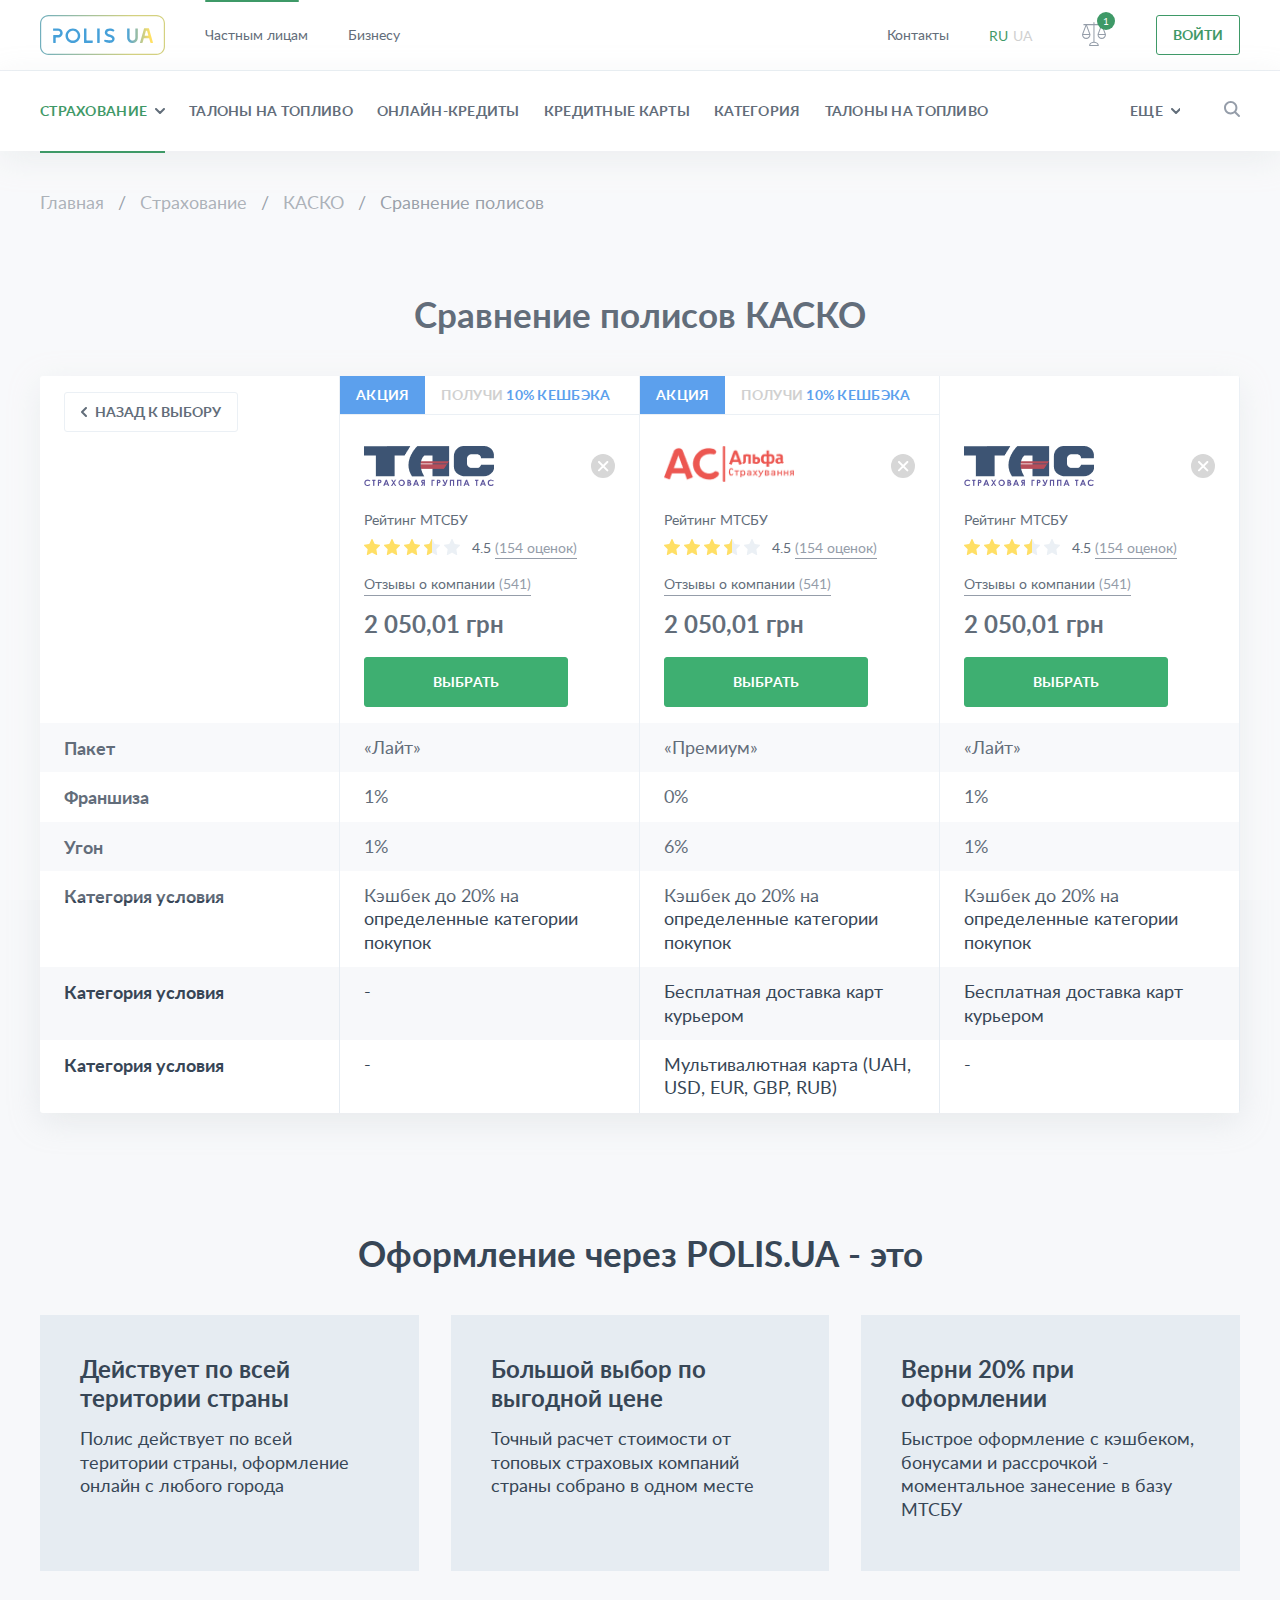
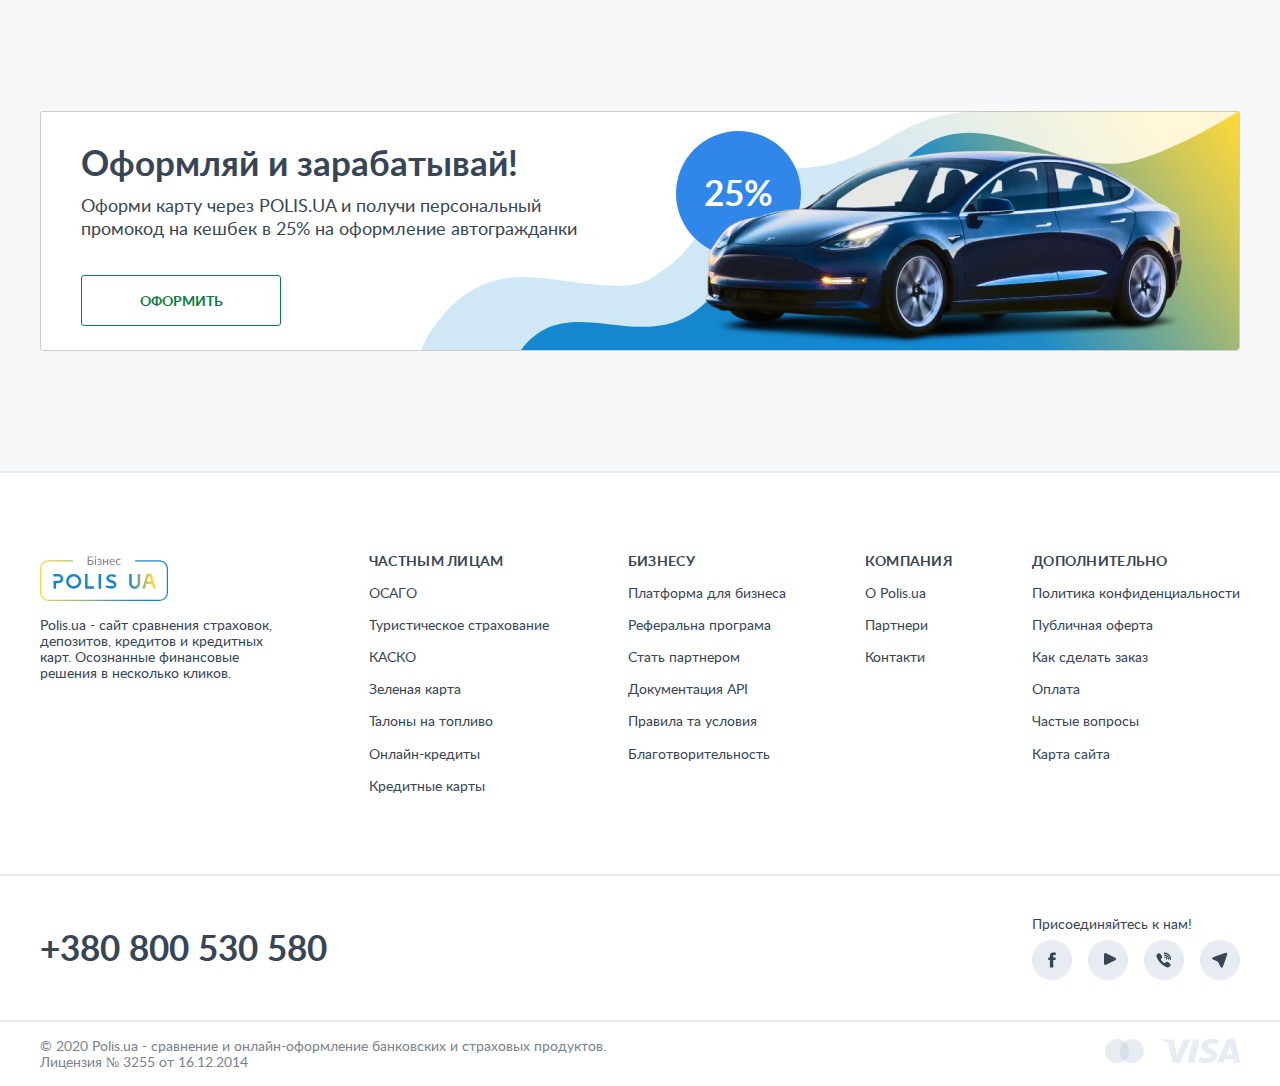
<file: compare.html>
<!DOCTYPE html>
<html lang="ru">
<head>
	<meta charset="utf-8">
	<title>КАСКО</title>
    
    <meta name="viewport" content="width=device-width, initial-scale=1.0" />
    <meta name="viewport" content="width=device-width, initial-scale=1.0, maximum-scale=1.0, user-scalable=no"> 

    <link rel="stylesheet" type="text/css" href="css/bootstrap.min.css">
    <link rel="stylesheet" type="text/css" href="css/bootstrap-select.min.css">
    <link rel="stylesheet" type="text/css" href="css/ion.rangeSlider.css" />
    <link rel="stylesheet" type="text/css" href="css/swiper.min.css">
    <link rel="stylesheet" type="text/css" href="css/fonts.css" />
    <link rel="stylesheet" type="text/css" href="css/style.css" /> 
    
    <link rel="icon" href="img/favicon.png" type="image/x-icon">
	<link rel="shortcut icon" href="img/favicon.png" type="image/x-icon">
    
    <script src="js/jquery.js"></script>
    <script src="js/bootstrap.min.js"></script>
    
    
    <script src="js/swiper.min.js"></script>
    <script src="js/bootstrap-select.min.js"></script> 
  
</head>
	<body class="js-loading">
       <div id="loader">
            <div class="spinner">
				<svg class="loader" viewBox="0 0 340 340">
                     <circle cx="170" cy="170" r="160" stroke="#1487CF"/>
                     <circle cx="170" cy="170" r="135" stroke="#FFD83A"/>
                     <circle cx="170" cy="170" r="110" stroke="#1487CF"/>
                     <circle cx="170" cy="170" r="85" stroke="#FFD83A"/>
                </svg>
            </div>
        </div><!--/Loader-->
        
        <div id="main">
            <div id="wrapper">
                <header>
                	<div class="header_top">
                    	<div class="container">
                        	<div class="row flex_j-space-between">
                            	<div class="flex">
                                	<a href="#" class="logo">
										<svg width="125" height="40" viewBox="0 0 125 40" fill="none" xmlns="http://www.w3.org/2000/svg">
											<path d="M92.8565 0.000244141H116.512C118.762 0.00332355 120.92 0.888005 122.511 2.46032C124.102 4.03264 124.997 6.16427 125 8.38786V31.6126C124.997 33.8362 124.102 35.9678 122.511 37.5402C120.92 39.1125 118.762 39.9972 116.512 40.0002H8.48764C6.23753 39.9972 4.08048 39.1125 2.48941 37.5402C0.898347 35.9678 0.00311613 33.8362 0 31.6126L0 8.38786C0.00311613 6.16427 0.898347 4.03264 2.48941 2.46032C4.08048 0.888005 6.23753 0.00332355 8.48764 0.000244141H93.1435V1.17686H8.48764C6.55339 1.18019 4.69933 1.94099 3.33161 3.29259C1.96389 4.6442 1.19402 6.47641 1.19064 8.38786V31.6126C1.19402 33.5241 1.96389 35.3563 3.33161 36.7079C4.69933 38.0595 6.55339 38.8203 8.48764 38.8236H116.512C118.447 38.8203 120.301 38.0595 121.668 36.7079C123.036 35.3563 123.806 33.5241 123.809 31.6126V8.38786C123.806 6.47641 123.036 4.6442 121.668 3.29259C120.301 1.94099 118.447 1.18019 116.512 1.17686H92.8565V0.000244141Z" fill="url(#log1)"/>
											<path d="M15.2856 27.9519H13.6307C13.5739 27.952 13.5177 27.9406 13.4655 27.9184C13.4134 27.8963 13.3663 27.8638 13.3273 27.823C13.2884 27.7822 13.2582 27.7339 13.2388 27.6812C13.2194 27.6285 13.2111 27.5724 13.2145 27.5164V20.4577C13.2145 20.3486 13.2583 20.244 13.3364 20.1668C13.4144 20.0897 13.5203 20.0464 13.6307 20.0464H17.9761C18.5112 20.0574 19.0319 19.8744 19.4399 19.532C19.8478 19.1896 20.1148 18.7115 20.1905 18.1879C20.2298 17.8934 20.205 17.594 20.1176 17.3098C20.0302 17.0256 19.8823 16.7631 19.6838 16.54C19.4853 16.317 19.2408 16.1385 18.9668 16.0164C18.6927 15.8944 18.3954 15.8318 18.0948 15.8327H13.5109C13.4005 15.8327 13.2947 15.7894 13.2166 15.7122C13.1386 15.6351 13.0947 15.5305 13.0947 15.4214V13.8587C13.0947 13.7497 13.1386 13.645 13.2166 13.5679C13.2947 13.4908 13.4005 13.4474 13.5109 13.4474H17.8917C19.0524 13.4373 20.1769 13.8466 21.0538 14.5982C21.9306 15.3499 22.4994 16.3922 22.6533 17.5292C22.7164 18.1601 22.6452 18.7971 22.4442 19.3991C22.2432 20.0012 21.9168 20.5549 21.4861 21.0248C21.0554 21.4946 20.5299 21.8701 19.9435 22.1271C19.357 22.3841 18.7226 22.5169 18.0811 22.517H16.118C16.0076 22.517 15.9017 22.5603 15.8237 22.6374C15.7456 22.7146 15.7018 22.8192 15.7018 22.9283V27.5164C15.7051 27.5724 15.6968 27.6285 15.6774 27.6812C15.658 27.7339 15.6279 27.7822 15.5889 27.823C15.5499 27.8638 15.5029 27.8963 15.4507 27.9184C15.3986 27.9406 15.3424 27.952 15.2856 27.9519Z" fill="#1487CF"/>
											<path d="M52.3795 27.9502H44.3797C44.2755 27.9357 44.1807 27.8827 44.1144 27.8019C44.0481 27.7211 44.0152 27.6184 44.0225 27.5147V13.8473C44.0121 13.7416 44.0435 13.636 44.1101 13.5527C44.1767 13.4693 44.2733 13.4147 44.3797 13.4001H46.0347C46.1451 13.4001 46.2509 13.4435 46.329 13.5206C46.407 13.5977 46.4509 13.7023 46.4509 13.8114V25.0344C46.4509 25.1434 46.4947 25.248 46.5728 25.3252C46.6508 25.4023 46.7567 25.4456 46.867 25.4456H52.3197C52.43 25.4456 52.5359 25.489 52.614 25.5661C52.692 25.6432 52.7359 25.7478 52.7359 25.8569V27.5156C52.7431 27.6194 52.7102 27.7221 52.6439 27.8029C52.5776 27.8837 52.4828 27.9367 52.3786 27.9512L52.3795 27.9502Z" fill="#1487CF"/>
											<path d="M59.3459 13.4468H57.5447C57.355 13.4468 57.2012 13.5988 57.2012 13.7863V27.6127C57.2012 27.8002 57.355 27.9522 57.5447 27.9522H59.3459C59.5356 27.9522 59.6895 27.8002 59.6895 27.6127V13.7863C59.6895 13.5988 59.5356 13.4468 59.3459 13.4468Z" fill="#1487CF"/>
											<path d="M73.5574 16.4819C73.4955 16.5635 73.4053 16.6194 73.3041 16.639C73.2029 16.6585 73.098 16.6402 73.0097 16.5877C71.8179 15.9106 70.4219 15.6731 69.0696 15.9174C67.879 16.1764 66.6295 17.1648 67.5973 18.3763C68.2049 19.1407 69.7636 19.3531 70.6333 19.7179C71.9076 20.0851 73.0562 20.7895 73.9549 21.7549C75.6815 24.1081 73.8244 27.1869 71.1692 27.7543C68.7342 28.1402 66.2402 27.6372 64.153 26.3391C64.108 26.3078 64.0698 26.268 64.0405 26.222C64.0112 26.176 63.9915 26.1248 63.9823 26.0712C63.9732 26.0176 63.9749 25.9628 63.9874 25.9099C63.9998 25.857 64.0227 25.807 64.0548 25.7629L64.6977 24.8686C64.7438 24.8012 64.8095 24.7494 64.8861 24.7199C64.9628 24.6905 65.0467 24.6848 65.1267 24.7037C66.6147 25.0335 73.4602 26.3973 72.0791 23.5271C71.6031 22.2563 68.5082 21.751 67.4127 21.233C65.4368 20.327 64.1029 18.2444 65.1149 16.1153C66.6982 12.7746 71.5668 13.2053 74.2572 14.9387C74.3039 14.97 74.3435 15.0103 74.3739 15.0573C74.4043 15.1042 74.4246 15.1568 74.4338 15.2118C74.443 15.2667 74.4408 15.323 74.4273 15.3771C74.4138 15.4312 74.3894 15.482 74.3554 15.5265L73.5574 16.4819Z" fill="#1487CF"/>
											<path d="M97.4387 13.4001H95.7701C95.6597 13.4001 95.5538 13.4435 95.4758 13.5206C95.3977 13.5977 95.3539 13.7023 95.3539 13.8114V22.8092C95.3525 23.2306 95.2561 23.6465 95.0716 24.0264C94.8871 24.4064 94.6192 24.741 94.2874 25.0058C93.9556 25.2706 93.5683 25.4589 93.1535 25.5572C92.7388 25.6554 92.3071 25.6611 91.8899 25.5737C91.2393 25.4306 90.6583 25.0707 90.2444 24.5545C89.8305 24.0382 89.6088 23.397 89.6166 22.7384V13.8473C89.6166 13.7382 89.5728 13.6336 89.4947 13.5565C89.4167 13.4794 89.3108 13.436 89.2004 13.436H87.57C87.4597 13.436 87.3538 13.4794 87.2758 13.5565C87.1977 13.6336 87.1539 13.7382 87.1539 13.8473V22.6229C87.1354 23.9283 87.595 25.1963 88.4481 26.1931C89.3011 27.1899 90.49 27.8484 91.7957 28.0472C92.5501 28.144 93.3168 28.081 94.0447 27.8622C94.7725 27.6434 95.4449 27.274 96.017 26.7784C96.5891 26.2829 97.0479 25.6726 97.3628 24.9882C97.6777 24.3038 97.8414 23.561 97.8432 22.8092V13.8473C97.8481 13.7913 97.8415 13.7349 97.8235 13.6816C97.8056 13.6283 97.7768 13.5791 97.7389 13.5372C97.701 13.4953 97.6548 13.4616 97.6032 13.438C97.5516 13.4144 97.4956 13.4015 97.4387 13.4001Z" fill="url(#log2)"/>
											<path d="M112.949 27.422L108.986 13.6111C108.96 13.5277 108.908 13.4546 108.837 13.4023C108.767 13.35 108.681 13.3212 108.593 13.3201H104.426C104.338 13.3212 104.253 13.35 104.182 13.4023C104.111 13.4546 104.06 13.5277 104.034 13.6111L99.9111 27.9516H102.169C102.257 27.9505 102.343 27.9217 102.413 27.8694C102.484 27.8171 102.536 27.744 102.561 27.6606L103.752 23.5196C103.778 23.4363 103.83 23.3632 103.9 23.3109C103.971 23.2586 104.056 23.2298 104.145 23.2286H108.835C108.923 23.2298 109.008 23.2586 109.079 23.3109C109.149 23.3632 109.201 23.4363 109.227 23.5196L110.418 27.6606C110.444 27.744 110.496 27.8171 110.566 27.8694C110.637 27.9217 110.722 27.9505 110.81 27.9516H112.524C112.591 27.9544 112.657 27.9414 112.717 27.9138C112.777 27.8862 112.83 27.8448 112.871 27.7929C112.911 27.7411 112.939 27.6804 112.951 27.6158C112.963 27.5513 112.96 27.4848 112.94 27.422H112.949ZM107.902 20.7513H105.093C105.029 20.7516 104.965 20.7374 104.908 20.7096C104.85 20.6819 104.8 20.6413 104.761 20.5912C104.722 20.5411 104.695 20.4827 104.682 20.4206C104.67 20.3585 104.672 20.2944 104.688 20.2333L105.879 16.0691C105.901 15.9789 105.952 15.8986 106.025 15.841C106.099 15.7834 106.19 15.752 106.283 15.7519H106.736C106.826 15.7505 106.914 15.7781 106.987 15.8306C107.06 15.8831 107.114 15.9576 107.14 16.0429L108.331 20.2071C108.353 20.2717 108.359 20.3407 108.347 20.4079C108.335 20.4751 108.307 20.5384 108.264 20.5921C108.222 20.6458 108.166 20.6881 108.103 20.7154C108.04 20.7427 107.971 20.754 107.902 20.7483V20.7513Z" fill="url(#log3)"/>
											<path fill-rule="evenodd" clip-rule="evenodd" d="M32.8833 25.533C35.5938 25.533 37.7911 23.3616 37.7911 20.683C37.7911 18.0044 35.5938 15.833 32.8833 15.833C30.1727 15.833 27.9754 18.0044 27.9754 20.683C27.9754 23.3616 30.1727 25.533 32.8833 25.533ZM32.8833 27.958C36.9491 27.958 40.245 24.7009 40.245 20.683C40.245 16.6651 36.9491 13.408 32.8833 13.408C28.8175 13.408 25.5215 16.6651 25.5215 20.683C25.5215 24.7009 28.8175 27.958 32.8833 27.958Z" fill="#1487CF"/>
											<defs>
												<linearGradient id="log1" x1="0" y1="20.0002" x2="125" y2="20.0002" gradientUnits="userSpaceOnUse">
													<stop stop-color="#FFD83A">
														<animate attributeName="stop-color" values="#FFD83A; #1487CF; #FFD83A;" dur="2s" repeatCount="indefinite"></animate>
													</stop>
													<stop offset="0.74" stop-color="#1487CF">
														<animate attributeName="stop-color" values="#1487CF; #FFD83A; #1487CF;" dur="2s" repeatCount="indefinite"></animate>
													</stop>
													<stop offset="1" stop-color="#1487CF">
														<animate attributeName="stop-color" values="#1487CF;#FFD83A;#1487CF;" dur="2s" repeatCount="indefinite"></animate>
													</stop>
												</linearGradient>
												<linearGradient id="log2" x1="86.6081" y1="20.7604" x2="109.841" y2="20.7604" gradientUnits="userSpaceOnUse">
													<stop stop-color="#1487CF"/>
													<stop offset="1" stop-color="#FFD83A"/>
												</linearGradient>
												<linearGradient id="log3" x1="86.6031" y1="20.6214" x2="109.84" y2="20.6214" gradientUnits="userSpaceOnUse">
													<stop stop-color="#1487CF"/>
													<stop offset="1" stop-color="#FFD83A"/>
												</linearGradient>
											</defs>
										</svg>

										
										
										<svg width="100" height="32" viewBox="0 0 100 32" fill="none" xmlns="http://www.w3.org/2000/svg" class="logom">
											<path d="M92.8 0H7.2C3.22355 0 0 3.22355 0 7.2V24.8C0 28.7765 3.22355 32 7.2 32H92.8C96.7765 32 100 28.7765 100 24.8V7.2C100 3.22355 96.7765 0 92.8 0Z" fill="url(#paint0_linear)"/>
											<path d="M92.8001 0.799805H7.20005C3.66543 0.799805 0.800049 3.66518 0.800049 7.1998V24.7998C0.800049 28.3344 3.66543 31.1998 7.20005 31.1998H92.8001C96.3347 31.1998 99.2001 28.3344 99.2001 24.7998V7.1998C99.2001 3.66518 96.3347 0.799805 92.8001 0.799805Z" fill="white"/>
											<path d="M11.04 21.9995H9.68003C9.59701 21.9939 9.51884 21.9584 9.46 21.8996C9.40116 21.8407 9.36564 21.7626 9.36003 21.6795V15.9195C9.36564 15.8365 9.40116 15.7584 9.46 15.6995C9.51884 15.6407 9.59701 15.6052 9.68003 15.5995H13.2C13.6293 15.6081 14.0465 15.4576 14.3714 15.177C14.6964 14.8963 14.906 14.5055 14.96 14.0795C14.9824 13.8459 14.9555 13.6101 14.8812 13.3874C14.8068 13.1647 14.6866 12.9601 14.5283 12.7868C14.37 12.6134 14.1772 12.4751 13.9622 12.3809C13.7472 12.2866 13.5148 12.2385 13.28 12.2395H9.60003C9.51701 12.2339 9.43884 12.1984 9.38 12.1396C9.32116 12.0807 9.28564 12.0026 9.28003 11.9195V10.5595C9.28564 10.4765 9.32116 10.3984 9.38 10.3395C9.43884 10.2807 9.51701 10.2452 9.60003 10.2395H13.12C14.0617 10.228 14.9744 10.5645 15.6831 11.1846C16.3918 11.8047 16.8465 12.6647 16.96 13.5995C17.0164 14.1153 16.9631 14.6372 16.8036 15.1309C16.6441 15.6247 16.382 16.0791 16.0345 16.4644C15.687 16.8496 15.2619 17.1571 14.7872 17.3665C14.3125 17.5759 13.7989 17.6826 13.28 17.6795H11.68C11.597 17.6852 11.5188 17.7207 11.46 17.7795C11.4012 17.8384 11.3656 17.9165 11.36 17.9995V21.7595C11.44 21.8395 11.28 21.9995 11.04 21.9995Z" fill="#1487CF"/>
											<path d="M25.2801 22.0002C24.1092 22.0002 22.9647 21.653 21.9911 21.0025C21.0176 20.352 20.2588 19.4274 19.8107 18.3456C19.3627 17.2639 19.2454 16.0736 19.4739 14.9252C19.7023 13.7769 20.2661 12.722 21.094 11.8941C21.922 11.0662 22.9768 10.5023 24.1252 10.2739C25.2735 10.0455 26.4639 10.1627 27.5456 10.6108C28.6273 11.0589 29.5519 11.8176 30.2024 12.7912C30.8529 13.7647 31.2001 14.9093 31.2001 16.0802C31.2019 16.8581 31.05 17.6287 30.7531 18.3478C30.4563 19.0668 30.0203 19.7202 29.4702 20.2702C28.9201 20.8203 28.2668 21.2563 27.5477 21.5532C26.8287 21.8501 26.058 22.002 25.2801 22.0002ZM25.2801 12.1602C24.5048 12.1602 23.7469 12.3901 23.1023 12.8208C22.4576 13.2515 21.9552 13.8638 21.6585 14.58C21.3618 15.2963 21.2842 16.0845 21.4354 16.8449C21.5867 17.6053 21.96 18.3038 22.5083 18.852C23.0565 19.4002 23.755 19.7736 24.5154 19.9248C25.2758 20.0761 26.0639 19.9985 26.7802 19.7018C27.4965 19.4051 28.1087 18.9026 28.5395 18.258C28.9702 17.6134 29.2001 16.8555 29.2001 16.0802C29.1984 15.041 28.7849 14.0449 28.0501 13.3102C27.3153 12.5754 26.3192 12.1619 25.2801 12.1602Z" fill="#1487CF"/>
											<path d="M40.8802 22.0002H34.4802C34.3971 21.9946 34.319 21.9591 34.2601 21.9003C34.2013 21.8414 34.1658 21.7633 34.1602 21.6802V10.5602C34.1658 10.4772 34.2013 10.399 34.2601 10.3402C34.319 10.2814 34.3971 10.2459 34.4802 10.2402H35.8402C35.9232 10.2459 36.0013 10.2814 36.0602 10.3402C36.119 10.399 36.1545 10.4772 36.1602 10.5602V19.6802C36.1658 19.7633 36.2013 19.8414 36.2601 19.9003C36.319 19.9591 36.3971 19.9946 36.4802 20.0002H40.8802C40.9632 20.0058 41.0413 20.0414 41.1002 20.1002C41.159 20.159 41.1945 20.2372 41.2002 20.3202V21.6802C41.2044 21.7233 41.199 21.7668 41.1844 21.8075C41.1698 21.8483 41.1464 21.8853 41.1158 21.9159C41.0852 21.9465 41.0482 21.9699 41.0074 21.9845C40.9667 21.9991 40.9232 22.0045 40.8802 22.0002Z" fill="#1487CF"/>
											<path d="M46.48 22.0002H45.1201C45.037 21.9946 44.9589 21.9591 44.9 21.9003C44.8412 21.8414 44.8057 21.7633 44.8 21.6802V10.5602C44.8057 10.4772 44.8412 10.399 44.9 10.3402C44.9589 10.2814 45.037 10.2459 45.1201 10.2402H46.48C46.5631 10.2459 46.6412 10.2814 46.7001 10.3402C46.7589 10.399 46.7944 10.4772 46.8 10.5602V21.6802C46.7944 21.7633 46.7589 21.8414 46.7001 21.9003C46.6412 21.9591 46.5631 21.9946 46.48 22.0002Z" fill="#1487CF"/>
											<path d="M57.92 12.6399C57.84 12.7999 57.6001 12.7999 57.4401 12.7199C56.4815 12.1381 55.3392 11.9382 54.2401 12.1599C53.2801 12.3999 52.2401 13.1999 53.0401 14.1599C53.5201 14.7999 54.8 14.9599 55.52 15.2799C56.48 15.6799 57.6 16.0799 58.16 16.9599C59.52 18.8799 58.08 21.3599 55.92 21.8399C53.9685 22.1759 51.9625 21.7461 50.32 20.6399C50.16 20.5599 50.16 20.3199 50.24 20.1599L50.72 19.4399C50.8082 19.3555 50.9197 19.2998 51.04 19.2799C52.24 19.5199 57.7601 20.6399 56.6401 18.3199C56.2401 17.2799 53.76 16.8799 52.88 16.4799C51.28 15.7599 50.24 14.0799 51.04 12.3199C52.32 9.59985 56.24 9.91985 58.4 11.3599C58.56 11.4399 58.56 11.6799 58.48 11.8399L57.92 12.6399Z" fill="#1487CF"/>
											<path d="M77.1202 10.1596H75.7602C75.6772 10.1652 75.5991 10.2007 75.5402 10.2596C75.4814 10.3184 75.4459 10.3966 75.4403 10.4796V17.7596C75.4433 18.1049 75.3679 18.4464 75.2196 18.7583C75.0714 19.0702 74.8543 19.3444 74.5846 19.5601C74.315 19.7758 73.9999 19.9275 73.663 20.0036C73.3262 20.0797 72.9765 20.0784 72.6403 19.9996C72.1183 19.8744 71.6534 19.5778 71.3198 19.1572C70.9863 18.7366 70.8033 18.2164 70.8002 17.6796V10.4796C70.7946 10.3966 70.7591 10.3184 70.7003 10.2596C70.6414 10.2007 70.5633 10.1652 70.4802 10.1596H69.1202C69.0372 10.1652 68.9591 10.2007 68.9002 10.2596C68.8414 10.3184 68.8059 10.3966 68.8002 10.4796V17.5996C68.7901 18.6634 69.1653 19.6949 69.8564 20.5036C70.5475 21.3124 71.5079 21.8438 72.5602 21.9996C73.1666 22.0823 73.7836 22.0346 74.3701 21.8596C74.9565 21.6847 75.4989 21.3865 75.9608 20.9852C76.4228 20.5838 76.7937 20.0884 77.0489 19.5322C77.304 18.9759 77.4374 18.3716 77.4403 17.7596V10.4796C77.4445 10.4365 77.4391 10.3931 77.4245 10.3523C77.4099 10.3116 77.3865 10.2746 77.3559 10.244C77.3253 10.2134 77.2883 10.1899 77.2475 10.1753C77.2068 10.1607 77.1633 10.1554 77.1202 10.1596Z" fill="url(#paint1_linear)"/>
											<path d="M89.5999 21.6001L86.3999 10.3201C86.3199 10.1601 86.2399 10.0801 86.0799 10.0801H82.7199C82.5599 10.0801 82.4799 10.1601 82.3999 10.3201L79.1199 22.0001H80.9599C81.1199 22.0001 81.1999 21.9201 81.2799 21.7601L82.2399 18.4001C82.3199 18.2401 82.3999 18.1601 82.5599 18.1601H86.3199C86.4799 18.1601 86.5599 18.2401 86.6399 18.4001L87.5999 21.7601C87.6799 21.9201 87.7599 22.0001 87.9199 22.0001H89.2799C89.5199 22.0001 89.6799 21.7601 89.5999 21.6001ZM85.5999 16.1601H83.3599C83.1199 16.1601 82.9599 15.9201 83.0399 15.7601L83.9999 12.4001C84.0799 12.2401 84.1599 12.1601 84.3199 12.1601H84.7199C84.8799 12.1601 85.0399 12.2401 85.0399 12.4001L85.9999 15.7601C85.9199 15.9201 85.7599 16.1601 85.5999 16.1601Z" fill="url(#paint2_linear)"/>
											<defs>
											<linearGradient id="paint0_linear" x1="100" y1="32" x2="0" y2="32" gradientUnits="userSpaceOnUse">
												<stop stop-color="#1487CF"/>
												<stop offset="0.293" stop-color="#1487CF"/>
												<stop offset="1" stop-color="#FFD83A"/>
											</linearGradient>
											<linearGradient id="paint1_linear" x1="68.4371" y1="16.158" x2="87.1289" y2="16.158" gradientUnits="userSpaceOnUse">
												<stop stop-color="#1487CF"/>
												<stop offset="0.293" stop-color="#1487CF"/>
												<stop offset="1" stop-color="#FFD83A"/>
											</linearGradient>
											<linearGradient id="paint2_linear" x1="68.43" y1="16.0401" x2="87.132" y2="16.0401" gradientUnits="userSpaceOnUse">
												<stop stop-color="#1487CF"/>
												<stop offset="0.293" stop-color="#1487CF"/>
												<stop offset="1" stop-color="#FFD83A"/>
											</linearGradient>
											</defs>
										</svg>
                                    </a><!-- /logo -->
                                    
                                    <nav>
                                    	<ul class="hover_line">
                                        	<li class="active"><a href="#">Частным лицам</a></li>
                                            <li><a href="#">Бизнесу</a></li>
                                        </ul>
                                    </nav>
                                </div>
                                
                                <div class="flex">
                                	<a href="#" class="contacts">Контакты</a>
                                
                                    <div class="language-block">
                                        <form id="form-language">
                                            <button class="language-select active" type="button" name="RU">RU</button>
                                            <button class="language-select" type="button" name="UA">UA</button>
                                        </form>
                                    </div>
                                
                                    <div id="header_compare">
                                        <div class="compare_show">
                                            <div class="ico">
                                                <svg width="24" height="24" viewBox="0 0 24 24" fill="none" xmlns="http://www.w3.org/2000/svg">
<path d="M23.9592 12.2101L23.9388 12.2208L20.4956 3.17235H22.0667C22.3484 3.17235 22.5768 2.93119 22.5768 2.63375C22.5768 2.33631 22.3484 2.09515 22.0667 2.09515H12.4667V0.5386C12.4667 0.241158 12.2383 0 11.9566 0C11.6749 0 11.4465 0.241158 11.4465 0.5386V2.08977H1.85165C1.56995 2.08977 1.34155 2.33092 1.34155 2.62837C1.34155 2.92581 1.56995 3.16697 1.85165 3.16697H3.48905L0.0408077 12.2101C0.0153029 12.2731 0.00146653 12.3408 0 12.4093C0 14.8827 1.89896 16.8878 4.24145 16.8878C6.58393 16.8878 8.48289 14.8827 8.48289 12.4093C8.48142 12.3408 8.46759 12.2731 8.44208 12.2101L4.99894 3.16158H11.4465V19.8151C9.01339 20.009 7.11073 21.5709 7.11073 23.4614C7.11073 23.7588 7.33913 24 7.62083 24H16.2925C16.5742 24 16.8026 23.7588 16.8026 23.4614C16.8026 21.5709 14.8999 20.009 12.4667 19.8151V3.16158H18.9807L15.5579 12.2101C15.5324 12.2731 15.5186 12.3408 15.5171 12.4093C15.5171 14.8827 17.4161 16.8878 19.7586 16.8878C22.101 16.8878 24 14.8827 24 12.4093C23.9985 12.3408 23.9847 12.2731 23.9592 12.2101ZM4.2389 15.8187C2.659 15.8164 1.3135 14.6055 1.061 12.9587H7.39639C7.14517 14.5975 5.81107 15.8059 4.2389 15.8187ZM7.21275 11.8815H1.27524L4.2491 4.06643L7.21275 11.8815ZM15.6905 22.9228H8.21764C8.59511 21.7648 10.1509 20.8707 11.9515 20.8707C13.7522 20.8707 15.3131 21.7648 15.6905 22.9228ZM19.7356 4.07181L22.6993 11.8815H16.7617L19.7356 4.07181ZM19.7356 15.8187V15.8241C18.1618 15.8108 16.8271 14.5996 16.5781 12.9587H22.9135C22.661 14.6055 21.3155 15.8164 19.7356 15.8187Z" fill="#788392"/>
</svg>
                                            </div>
                                            <div class="value">1</div>
                                        </div>
                                        <div class="compare-block">
                                            <div class="head">
                                                <div class="ico">
                                                    <svg width="24" height="24" viewBox="0 0 24 24" fill="none" xmlns="http://www.w3.org/2000/svg">
<path d="M23.9592 12.2101L23.9388 12.2208L20.4956 3.17235H22.0667C22.3484 3.17235 22.5768 2.93119 22.5768 2.63375C22.5768 2.33631 22.3484 2.09515 22.0667 2.09515H12.4667V0.5386C12.4667 0.241158 12.2383 0 11.9566 0C11.6749 0 11.4465 0.241158 11.4465 0.5386V2.08977H1.85165C1.56995 2.08977 1.34155 2.33092 1.34155 2.62837C1.34155 2.92581 1.56995 3.16697 1.85165 3.16697H3.48905L0.0408077 12.2101C0.0153029 12.2731 0.00146653 12.3408 0 12.4093C0 14.8827 1.89896 16.8878 4.24145 16.8878C6.58393 16.8878 8.48289 14.8827 8.48289 12.4093C8.48142 12.3408 8.46759 12.2731 8.44208 12.2101L4.99894 3.16158H11.4465V19.8151C9.01339 20.009 7.11073 21.5709 7.11073 23.4614C7.11073 23.7588 7.33913 24 7.62083 24H16.2925C16.5742 24 16.8026 23.7588 16.8026 23.4614C16.8026 21.5709 14.8999 20.009 12.4667 19.8151V3.16158H18.9807L15.5579 12.2101C15.5324 12.2731 15.5186 12.3408 15.5171 12.4093C15.5171 14.8827 17.4161 16.8878 19.7586 16.8878C22.101 16.8878 24 14.8827 24 12.4093C23.9985 12.3408 23.9847 12.2731 23.9592 12.2101ZM4.2389 15.8187C2.659 15.8164 1.3135 14.6055 1.061 12.9587H7.39639C7.14517 14.5975 5.81107 15.8059 4.2389 15.8187ZM7.21275 11.8815H1.27524L4.2491 4.06643L7.21275 11.8815ZM15.6905 22.9228H8.21764C8.59511 21.7648 10.1509 20.8707 11.9515 20.8707C13.7522 20.8707 15.3131 21.7648 15.6905 22.9228ZM19.7356 4.07181L22.6993 11.8815H16.7617L19.7356 4.07181ZM19.7356 15.8187V15.8241C18.1618 15.8108 16.8271 14.5996 16.5781 12.9587H22.9135C22.661 14.6055 21.3155 15.8164 19.7356 15.8187Z" fill="#788392"/></svg>
                                                </div>
                                                <div class="tit">Лист сравнения</div>
                                            </div>
                                            <a href="#" class="list flex">
                                                <p>КАСКО (3)</p>
                                                <span class="remove"><svg width="18" height="18" viewBox="0 0 18 18" fill="none" xmlns="http://www.w3.org/2000/svg"><path d="M1.00122 1L16.9995 17" stroke="#CCCCCC" stroke-width="2" stroke-linecap="round" stroke-linejoin="round"/><path d="M16.9983 1L0.999999 17" stroke="#CCCCCC" stroke-width="2" stroke-linecap="round" stroke-linejoin="round"/></svg></span>
                                            </a>
                                            <div class="btn-block">
                                                <a href="#" class="btn"><span>перейти к сравнению</span><svg width="6" height="10" viewBox="0 0 6 10" fill="none" xmlns="http://www.w3.org/2000/svg"><path d="M1 1L5 5L1 9" stroke="#0A7E3E" stroke-width="2" stroke-linecap="round" stroke-linejoin="round"/><path d="M1 1L5 5L1 9" stroke="#189851" stroke-width="2" stroke-linecap="round" stroke-linejoin="round"/></svg></a>
                                            </div>
                                            <div class="empty">Ничего не добавлено</div>                                    
                                        </div>
                                    </div>
                                
                                    
                                    <div class="login">
                                        <a href="#" class="btn">
                                            <span>Войти</span>
                                        </a>
                                    </div>
                                    
                                    <!-- menu adaptive -->
                                    <div id="adaptive_menu">
										<div class="pannel-hide menu-hide"></div>
                                        <div class="flex">
                                            <div class="form-group search">
                                                <div class="search-panel">
                                                    <div class="input-group">
                                                        <input type="search" name="search" placeholder="Поиск" value="" class="form-control">
                                                        <button type="button"><svg width="16" height="16" viewBox="0 0 16 16" fill="none" xmlns="http://www.w3.org/2000/svg">
                    <path fill-rule="evenodd" clip-rule="evenodd" d="M11.4088 6.70438C11.4088 9.30253 9.30253 11.4088 6.70438 11.4088C4.10622 11.4088 2 9.30253 2 6.70438C2 4.10622 4.10622 2 6.70438 2C9.30253 2 11.4088 4.10622 11.4088 6.70438ZM10.6875 12.0978C9.5738 12.9217 8.19597 13.4088 6.70438 13.4088C3.00165 13.4088 0 10.4071 0 6.70438C0 3.00165 3.00165 0 6.70438 0C10.4071 0 13.4088 3.00165 13.4088 6.70438C13.4088 8.19597 12.9217 9.5738 12.0978 10.6875C12.1164 10.7035 12.1345 10.7203 12.1522 10.7379L15.7077 14.2935C16.0982 14.684 16.0982 15.3172 15.7077 15.7077C15.3172 16.0982 14.684 16.0982 14.2935 15.7077L10.7379 12.1522C10.7203 12.1345 10.7035 12.1164 10.6875 12.0978Z" fill="#788392"/></svg></button>
                                                    </div>
                                                </div>
                                                <div class="show-search"><svg width="16" height="16" viewBox="0 0 16 16" fill="none"><path fill-rule="evenodd" clip-rule="evenodd" d="M11.4088 6.70438C11.4088 9.30253 9.30253 11.4088 6.70438 11.4088C4.10622 11.4088 2 9.30253 2 6.70438C2 4.10622 4.10622 2 6.70438 2C9.30253 2 11.4088 4.10622 11.4088 6.70438ZM10.6875 12.0978C9.5738 12.9217 8.19597 13.4088 6.70438 13.4088C3.00165 13.4088 0 10.4071 0 6.70438C0 3.00165 3.00165 0 6.70438 0C10.4071 0 13.4088 3.00165 13.4088 6.70438C13.4088 8.19597 12.9217 9.5738 12.0978 10.6875C12.1164 10.7035 12.1345 10.7203 12.1522 10.7379L15.7077 14.2935C16.0982 14.684 16.0982 15.3172 15.7077 15.7077C15.3172 16.0982 14.684 16.0982 14.2935 15.7077L10.7379 12.1522C10.7203 12.1345 10.7035 12.1164 10.6875 12.0978Z" fill="#788392"></path></svg>
                                                </div>
                                            </div>
                                            
                                            <div class="menu-ico menu-show">
                                                <svg width="16" height="12" viewBox="0 0 16 12" fill="none">
                                                    <path d="M1 1H15M1 6H10M1 11H5" stroke="#374656" stroke-width="2" stroke-linecap="round" stroke-linejoin="round"/>
                                                </svg>
                                            </div>
                                        </div>
                                        <div class="mmenu">
                                        	<div class="menu-head flex flex_j-space-between">
                                            	<a href="#" class="logo polis">
													<svg width="100" height="32" viewBox="0 0 100 32" fill="none" xmlns="http://www.w3.org/2000/svg">
														<path d="M92.8 0H7.2C3.22355 0 0 3.22355 0 7.2V24.8C0 28.7765 3.22355 32 7.2 32H92.8C96.7765 32 100 28.7765 100 24.8V7.2C100 3.22355 96.7765 0 92.8 0Z" fill="url(#paint0_linear)"/>
														<path d="M92.8001 0.799805H7.20005C3.66543 0.799805 0.800049 3.66518 0.800049 7.1998V24.7998C0.800049 28.3344 3.66543 31.1998 7.20005 31.1998H92.8001C96.3347 31.1998 99.2001 28.3344 99.2001 24.7998V7.1998C99.2001 3.66518 96.3347 0.799805 92.8001 0.799805Z" fill="white"/>
														<path d="M11.04 21.9995H9.68003C9.59701 21.9939 9.51884 21.9584 9.46 21.8996C9.40116 21.8407 9.36564 21.7626 9.36003 21.6795V15.9195C9.36564 15.8365 9.40116 15.7584 9.46 15.6995C9.51884 15.6407 9.59701 15.6052 9.68003 15.5995H13.2C13.6293 15.6081 14.0465 15.4576 14.3714 15.177C14.6964 14.8963 14.906 14.5055 14.96 14.0795C14.9824 13.8459 14.9555 13.6101 14.8812 13.3874C14.8068 13.1647 14.6866 12.9601 14.5283 12.7868C14.37 12.6134 14.1772 12.4751 13.9622 12.3809C13.7472 12.2866 13.5148 12.2385 13.28 12.2395H9.60003C9.51701 12.2339 9.43884 12.1984 9.38 12.1396C9.32116 12.0807 9.28564 12.0026 9.28003 11.9195V10.5595C9.28564 10.4765 9.32116 10.3984 9.38 10.3395C9.43884 10.2807 9.51701 10.2452 9.60003 10.2395H13.12C14.0617 10.228 14.9744 10.5645 15.6831 11.1846C16.3918 11.8047 16.8465 12.6647 16.96 13.5995C17.0164 14.1153 16.9631 14.6372 16.8036 15.1309C16.6441 15.6247 16.382 16.0791 16.0345 16.4644C15.687 16.8496 15.2619 17.1571 14.7872 17.3665C14.3125 17.5759 13.7989 17.6826 13.28 17.6795H11.68C11.597 17.6852 11.5188 17.7207 11.46 17.7795C11.4012 17.8384 11.3656 17.9165 11.36 17.9995V21.7595C11.44 21.8395 11.28 21.9995 11.04 21.9995Z" fill="#1487CF"/>
														<path d="M25.2801 22.0002C24.1092 22.0002 22.9647 21.653 21.9911 21.0025C21.0176 20.352 20.2588 19.4274 19.8107 18.3456C19.3627 17.2639 19.2454 16.0736 19.4739 14.9252C19.7023 13.7769 20.2661 12.722 21.094 11.8941C21.922 11.0662 22.9768 10.5023 24.1252 10.2739C25.2735 10.0455 26.4639 10.1627 27.5456 10.6108C28.6273 11.0589 29.5519 11.8176 30.2024 12.7912C30.8529 13.7647 31.2001 14.9093 31.2001 16.0802C31.2019 16.8581 31.05 17.6287 30.7531 18.3478C30.4563 19.0668 30.0203 19.7202 29.4702 20.2702C28.9201 20.8203 28.2668 21.2563 27.5477 21.5532C26.8287 21.8501 26.058 22.002 25.2801 22.0002ZM25.2801 12.1602C24.5048 12.1602 23.7469 12.3901 23.1023 12.8208C22.4576 13.2515 21.9552 13.8638 21.6585 14.58C21.3618 15.2963 21.2842 16.0845 21.4354 16.8449C21.5867 17.6053 21.96 18.3038 22.5083 18.852C23.0565 19.4002 23.755 19.7736 24.5154 19.9248C25.2758 20.0761 26.0639 19.9985 26.7802 19.7018C27.4965 19.4051 28.1087 18.9026 28.5395 18.258C28.9702 17.6134 29.2001 16.8555 29.2001 16.0802C29.1984 15.041 28.7849 14.0449 28.0501 13.3102C27.3153 12.5754 26.3192 12.1619 25.2801 12.1602Z" fill="#1487CF"/>
														<path d="M40.8802 22.0002H34.4802C34.3971 21.9946 34.319 21.9591 34.2601 21.9003C34.2013 21.8414 34.1658 21.7633 34.1602 21.6802V10.5602C34.1658 10.4772 34.2013 10.399 34.2601 10.3402C34.319 10.2814 34.3971 10.2459 34.4802 10.2402H35.8402C35.9232 10.2459 36.0013 10.2814 36.0602 10.3402C36.119 10.399 36.1545 10.4772 36.1602 10.5602V19.6802C36.1658 19.7633 36.2013 19.8414 36.2601 19.9003C36.319 19.9591 36.3971 19.9946 36.4802 20.0002H40.8802C40.9632 20.0058 41.0413 20.0414 41.1002 20.1002C41.159 20.159 41.1945 20.2372 41.2002 20.3202V21.6802C41.2044 21.7233 41.199 21.7668 41.1844 21.8075C41.1698 21.8483 41.1464 21.8853 41.1158 21.9159C41.0852 21.9465 41.0482 21.9699 41.0074 21.9845C40.9667 21.9991 40.9232 22.0045 40.8802 22.0002Z" fill="#1487CF"/>
														<path d="M46.48 22.0002H45.1201C45.037 21.9946 44.9589 21.9591 44.9 21.9003C44.8412 21.8414 44.8057 21.7633 44.8 21.6802V10.5602C44.8057 10.4772 44.8412 10.399 44.9 10.3402C44.9589 10.2814 45.037 10.2459 45.1201 10.2402H46.48C46.5631 10.2459 46.6412 10.2814 46.7001 10.3402C46.7589 10.399 46.7944 10.4772 46.8 10.5602V21.6802C46.7944 21.7633 46.7589 21.8414 46.7001 21.9003C46.6412 21.9591 46.5631 21.9946 46.48 22.0002Z" fill="#1487CF"/>
														<path d="M57.92 12.6399C57.84 12.7999 57.6001 12.7999 57.4401 12.7199C56.4815 12.1381 55.3392 11.9382 54.2401 12.1599C53.2801 12.3999 52.2401 13.1999 53.0401 14.1599C53.5201 14.7999 54.8 14.9599 55.52 15.2799C56.48 15.6799 57.6 16.0799 58.16 16.9599C59.52 18.8799 58.08 21.3599 55.92 21.8399C53.9685 22.1759 51.9625 21.7461 50.32 20.6399C50.16 20.5599 50.16 20.3199 50.24 20.1599L50.72 19.4399C50.8082 19.3555 50.9197 19.2998 51.04 19.2799C52.24 19.5199 57.7601 20.6399 56.6401 18.3199C56.2401 17.2799 53.76 16.8799 52.88 16.4799C51.28 15.7599 50.24 14.0799 51.04 12.3199C52.32 9.59985 56.24 9.91985 58.4 11.3599C58.56 11.4399 58.56 11.6799 58.48 11.8399L57.92 12.6399Z" fill="#1487CF"/>
														<path d="M77.1202 10.1596H75.7602C75.6772 10.1652 75.5991 10.2007 75.5402 10.2596C75.4814 10.3184 75.4459 10.3966 75.4403 10.4796V17.7596C75.4433 18.1049 75.3679 18.4464 75.2196 18.7583C75.0714 19.0702 74.8543 19.3444 74.5846 19.5601C74.315 19.7758 73.9999 19.9275 73.663 20.0036C73.3262 20.0797 72.9765 20.0784 72.6403 19.9996C72.1183 19.8744 71.6534 19.5778 71.3198 19.1572C70.9863 18.7366 70.8033 18.2164 70.8002 17.6796V10.4796C70.7946 10.3966 70.7591 10.3184 70.7003 10.2596C70.6414 10.2007 70.5633 10.1652 70.4802 10.1596H69.1202C69.0372 10.1652 68.9591 10.2007 68.9002 10.2596C68.8414 10.3184 68.8059 10.3966 68.8002 10.4796V17.5996C68.7901 18.6634 69.1653 19.6949 69.8564 20.5036C70.5475 21.3124 71.5079 21.8438 72.5602 21.9996C73.1666 22.0823 73.7836 22.0346 74.3701 21.8596C74.9565 21.6847 75.4989 21.3865 75.9608 20.9852C76.4228 20.5838 76.7937 20.0884 77.0489 19.5322C77.304 18.9759 77.4374 18.3716 77.4403 17.7596V10.4796C77.4445 10.4365 77.4391 10.3931 77.4245 10.3523C77.4099 10.3116 77.3865 10.2746 77.3559 10.244C77.3253 10.2134 77.2883 10.1899 77.2475 10.1753C77.2068 10.1607 77.1633 10.1554 77.1202 10.1596Z" fill="url(#paint1_linear)"/>
														<path d="M89.5999 21.6001L86.3999 10.3201C86.3199 10.1601 86.2399 10.0801 86.0799 10.0801H82.7199C82.5599 10.0801 82.4799 10.1601 82.3999 10.3201L79.1199 22.0001H80.9599C81.1199 22.0001 81.1999 21.9201 81.2799 21.7601L82.2399 18.4001C82.3199 18.2401 82.3999 18.1601 82.5599 18.1601H86.3199C86.4799 18.1601 86.5599 18.2401 86.6399 18.4001L87.5999 21.7601C87.6799 21.9201 87.7599 22.0001 87.9199 22.0001H89.2799C89.5199 22.0001 89.6799 21.7601 89.5999 21.6001ZM85.5999 16.1601H83.3599C83.1199 16.1601 82.9599 15.9201 83.0399 15.7601L83.9999 12.4001C84.0799 12.2401 84.1599 12.1601 84.3199 12.1601H84.7199C84.8799 12.1601 85.0399 12.2401 85.0399 12.4001L85.9999 15.7601C85.9199 15.9201 85.7599 16.1601 85.5999 16.1601Z" fill="url(#paint2_linear)"/>
														<defs>
														<linearGradient id="paint0_linear" x1="100" y1="32" x2="0" y2="32" gradientUnits="userSpaceOnUse">
															<stop stop-color="#1487CF"/>
															<stop offset="0.293" stop-color="#1487CF"/>
															<stop offset="1" stop-color="#FFD83A"/>
														</linearGradient>
														<linearGradient id="paint1_linear" x1="68.4371" y1="16.158" x2="87.1289" y2="16.158" gradientUnits="userSpaceOnUse">
															<stop stop-color="#1487CF"/>
															<stop offset="0.293" stop-color="#1487CF"/>
															<stop offset="1" stop-color="#FFD83A"/>
														</linearGradient>
														<linearGradient id="paint2_linear" x1="68.43" y1="16.0401" x2="87.132" y2="16.0401" gradientUnits="userSpaceOnUse">
															<stop stop-color="#1487CF"/>
															<stop offset="0.293" stop-color="#1487CF"/>
															<stop offset="1" stop-color="#FFD83A"/>
														</linearGradient>
														</defs>
													</svg>
                                                </a><!-- /logo -->
                                                
                                                <div class="flex">
                                                    <div class="form-group search">
                                                        <div class="search-panel">
                                                            <div class="input-group">
                                                                <input type="search" name="search" placeholder="Поиск" value="" class="form-control">
                                                                <button type="button"><svg width="16" height="16" viewBox="0 0 16 16" fill="none" xmlns="http://www.w3.org/2000/svg">
                            <path fill-rule="evenodd" clip-rule="evenodd" d="M11.4088 6.70438C11.4088 9.30253 9.30253 11.4088 6.70438 11.4088C4.10622 11.4088 2 9.30253 2 6.70438C2 4.10622 4.10622 2 6.70438 2C9.30253 2 11.4088 4.10622 11.4088 6.70438ZM10.6875 12.0978C9.5738 12.9217 8.19597 13.4088 6.70438 13.4088C3.00165 13.4088 0 10.4071 0 6.70438C0 3.00165 3.00165 0 6.70438 0C10.4071 0 13.4088 3.00165 13.4088 6.70438C13.4088 8.19597 12.9217 9.5738 12.0978 10.6875C12.1164 10.7035 12.1345 10.7203 12.1522 10.7379L15.7077 14.2935C16.0982 14.684 16.0982 15.3172 15.7077 15.7077C15.3172 16.0982 14.684 16.0982 14.2935 15.7077L10.7379 12.1522C10.7203 12.1345 10.7035 12.1164 10.6875 12.0978Z" fill="#788392"/></svg></button>
                                                            </div>
                                                        </div>
                                                        <div class="show-search"><svg width="16" height="16" viewBox="0 0 16 16" fill="none"><path fill-rule="evenodd" clip-rule="evenodd" d="M11.4088 6.70438C11.4088 9.30253 9.30253 11.4088 6.70438 11.4088C4.10622 11.4088 2 9.30253 2 6.70438C2 4.10622 4.10622 2 6.70438 2C9.30253 2 11.4088 4.10622 11.4088 6.70438ZM10.6875 12.0978C9.5738 12.9217 8.19597 13.4088 6.70438 13.4088C3.00165 13.4088 0 10.4071 0 6.70438C0 3.00165 3.00165 0 6.70438 0C10.4071 0 13.4088 3.00165 13.4088 6.70438C13.4088 8.19597 12.9217 9.5738 12.0978 10.6875C12.1164 10.7035 12.1345 10.7203 12.1522 10.7379L15.7077 14.2935C16.0982 14.684 16.0982 15.3172 15.7077 15.7077C15.3172 16.0982 14.684 16.0982 14.2935 15.7077L10.7379 12.1522C10.7203 12.1345 10.7035 12.1164 10.6875 12.0978Z" fill="#788392"/></svg>
                                                        </div>
                                                    </div>
                                                    <div class="menu-ico menu-hide">
                                                        <svg width="16" height="12" viewBox="0 0 16 12" fill="none">
                                                            <path d="M1 1H15M1 6H10M1 11H5" stroke="#374656" stroke-width="2" stroke-linecap="round" stroke-linejoin="round"/>
                                                        </svg>
                                                    </div>
                                                </div>
                                            </div><!-- menu-head -->
                                            
                                            <div class="menu-body">
                                            	<div class="login flex flex_j-space-between line-block">
                                                	<div class="tit">Кабинет</div>
                                                    <a href="#" class="btn">
                                                        <span>Войти</span>
                                                    </a>
                                                </div><!-- login -->
                                                <div class="m-accordion">
                                                    <div class="m_accordion-item">
                                                    	<div class="m_accordion-tit flex flex_j-space-between line-block">
                                                    		<div class="tit tit-bold">Частным лицам</div>
                                                            <div class="ico"><svg width="6" height="10" viewBox="0 0 6 10" fill="none"><path d="M1 1L5 5L1 9" stroke="#374656" stroke-width="2" stroke-linecap="round" stroke-linejoin="round"/></svg></div>
                                                    	</div>
                                                        <div class="m_accordion-panel">
                                                        	<ul>
                                                            	<li class="mpanel">
                                                                	<div class="mpanel_link flex flex_j-space-between">
                                                                		<div class="tit">Cтрахование</div>
                                                                        <div class="ico"><svg width="6" height="10" viewBox="0 0 6 10" fill="none"><path d="M1 1L5 5L1 9" stroke="#374656" stroke-width="2" stroke-linecap="round" stroke-linejoin="round"/></svg></div>
                                                                    </div>
                                                                    <div class="mpanel-body">
                                                                    	<div class="mpanel-back flex">
                                                                        	<div class="ico"><svg width="6" height="10" viewBox="0 0 6 10" fill="none"><path d="M5 9L1 5L5 1" stroke="#374656" stroke-width="2" stroke-linecap="round" stroke-linejoin="round"/></svg></div>
                                                                            <div class="tit tit-bold">Cтрахование</div>
                                                                        </div>
                                                                        <ul>
                                                                            <li><a href="#" class="tit">ОСАГО</a></li>
                                                                            <li><a href="#" class="tit">Туристическое страхование</a></li>
                                                                            <li><a href="#" class="tit">КАСКО</a></li>
                                                                            <li><a href="#" class="tit">Зеленая карта</a></li>
                                                                        </ul>
                                                                        <div class="plans">
                                                                            <div class="item">
                                                                                <div class="img"><img src="img/1.jpg" alt=""/></div>
                                                                                <div class="flex flex_j-space-between">
                                                                                    <div class="tit">осаго</div>
                                                                                    <div class="value">от 600 грн</div>
                                                                                </div>
                                                                            </div>
                                                                            <div class="item">
                                                                                <div class="img"><img src="img/2.jpg" alt=""/></div>
                                                                                <div class="flex flex_j-space-between">
                                                                                    <div class="tit">Європа, Турція, Єгипет</div>
                                                                                    <div class="value">от 50 грн</div>
                                                                                </div>
                                                                            </div>
                                                                        </div>
                                                                    </div>
                                                                </li>
                                                                <li><a href="#" class="tit">Реферальная программа</a></li>
                                                                <li><a href="#" class="tit">Онлайн-кредиты</a></li>
                                                                <li><a href="#" class="tit">Кредитные карты</a></li>
                                                                <li><a href="#" class="tit">Реферальная программа</a></li>
                                                            </ul>
                                                        </div>
                                                    </div><!-- m_accordion-item -->
                                                    
                                                    <div class="m_accordion-item">
                                                    	<div class="m_accordion-tit flex flex_j-space-between line-block">
                                                    		<div class="tit tit-bold">Бизнесу</div>
                                                            <div class="ico"><svg width="6" height="10" viewBox="0 0 6 10" fill="none"><path d="M1 1L5 5L1 9" stroke="#374656" stroke-width="2" stroke-linecap="round" stroke-linejoin="round"/></svg></div>
                                                    	</div>
                                                        <div class="m_accordion-panel">
                                                        	<ul>
                                                                <li><a href="#" class="tit">Платформа для бизнеса</a></li>
                                                                <li><a href="#" class="tit">Стать партнером</a></li>
                                                                <li><a href="#" class="tit">Документация API</a></li>
                                                                <li><a href="#" class="tit">Правила та условия</a></li>
                                                                <li><a href="#" class="tit">Благотворительность</a></li>
                                                            </ul>
                                                        </div>
                                                    </div><!-- m_accordion-item -->
                                                    <a href="#" class="tit tit-bold line-block">Реферальная программа</a>
                                                </div><!-- m_accordion -->
                                            </div><!-- menu-body -->
                                            
                                            <div class="menu-footer">
                                                <div class="mpanel m-compare">
                                                    <div class="mpanel_link flex flex_j-space-between line-block">
                                                        <div class="tit tit-bold">Лист сравнение</div>
                                                        <div class="compare_ico">
                                                            <div class="ico">
                                                                <svg width="24" height="24" viewBox="0 0 24 24"><path d="M23.9592 12.2101L23.9388 12.2208L20.4956 3.17235H22.0667C22.3484 3.17235 22.5768 2.93119 22.5768 2.63375C22.5768 2.33631 22.3484 2.09515 22.0667 2.09515H12.4667V0.5386C12.4667 0.241158 12.2383 0 11.9566 0C11.6749 0 11.4465 0.241158 11.4465 0.5386V2.08977H1.85165C1.56995 2.08977 1.34155 2.33092 1.34155 2.62837C1.34155 2.92581 1.56995 3.16697 1.85165 3.16697H3.48905L0.0408077 12.2101C0.0153029 12.2731 0.00146653 12.3408 0 12.4093C0 14.8827 1.89896 16.8878 4.24145 16.8878C6.58393 16.8878 8.48289 14.8827 8.48289 12.4093C8.48142 12.3408 8.46759 12.2731 8.44208 12.2101L4.99894 3.16158H11.4465V19.8151C9.01339 20.009 7.11073 21.5709 7.11073 23.4614C7.11073 23.7588 7.33913 24 7.62083 24H16.2925C16.5742 24 16.8026 23.7588 16.8026 23.4614C16.8026 21.5709 14.8999 20.009 12.4667 19.8151V3.16158H18.9807L15.5579 12.2101C15.5324 12.2731 15.5186 12.3408 15.5171 12.4093C15.5171 14.8827 17.4161 16.8878 19.7586 16.8878C22.101 16.8878 24 14.8827 24 12.4093C23.9985 12.3408 23.9847 12.2731 23.9592 12.2101ZM4.2389 15.8187C2.659 15.8164 1.3135 14.6055 1.061 12.9587H7.39639C7.14517 14.5975 5.81107 15.8059 4.2389 15.8187ZM7.21275 11.8815H1.27524L4.2491 4.06643L7.21275 11.8815ZM15.6905 22.9228H8.21764C8.59511 21.7648 10.1509 20.8707 11.9515 20.8707C13.7522 20.8707 15.3131 21.7648 15.6905 22.9228ZM19.7356 4.07181L22.6993 11.8815H16.7617L19.7356 4.07181ZM19.7356 15.8187V15.8241C18.1618 15.8108 16.8271 14.5996 16.5781 12.9587H22.9135C22.661 14.6055 21.3155 15.8164 19.7356 15.8187Z" fill="#788392"></path></svg>
                                                            </div>
                                                            <div class="value">1</div>
                                                        </div>
                                                    </div>
                                                    <div class="mpanel-body">
                                                        <div class="mpanel-back flex">
                                                            <div class="ico"><svg width="6" height="10" viewBox="0 0 6 10" fill="none"><path d="M5 9L1 5L5 1" stroke="#374656" stroke-width="2" stroke-linecap="round" stroke-linejoin="round"/></svg></div>
                                                            <div class="tit tit-bold">Лист сравнение</div>
                                                        </div>
                                                        <a href="#" class="list flex flex_j-space-between">
                                                            <p>КАСКО (3)</p>
                                                            <span class="remove"><svg width="18" height="18" viewBox="0 0 18 18" fill="none" xmlns="http://www.w3.org/2000/svg"><path d="M1.00122 1L16.9995 17" stroke="#CCCCCC" stroke-width="2" stroke-linecap="round" stroke-linejoin="round"></path><path d="M16.9983 1L0.999999 17" stroke="#CCCCCC" stroke-width="2" stroke-linecap="round" stroke-linejoin="round"></path></svg></span>
                                                        </a>
                                                        <div class="btn-block">
                                                            <a href="#" class="btn"><span>перейти к сравнению</span><svg width="6" height="10" viewBox="0 0 6 10" fill="none"><path d="M1 1L5 5L1 9" stroke="#0A7E3E" stroke-width="2" stroke-linecap="round" stroke-linejoin="round"></path><path d="M1 1L5 5L1 9" stroke="#189851" stroke-width="2" stroke-linecap="round" stroke-linejoin="round"></path></svg></a>
                                                        </div>
                                                        <div class="empty">Ничего не добавлено</div>
                                                        
                                                    </div>
                                                </div>
                                                
                                                <div class="language-block">
                                                    <form id="m-form-language">
                                                        <button class="language-select active" type="button" name="RU">RU</button>
                                                        <button class="language-select" type="button" name="UA">UA</button>
                                                    </form>
                                                </div>
                                            </div><!-- menu-footer -->
                                        </div>
                                    </div>
                                    <!-- End menu adaptive -->
                                    
                                 </div>
                            </div>
                        </div><!--container-->
                    </div>
                    
                    <div class="header_bottom">
                    	<div class="container">
                        	<div class="row flex_j-space-between"> 
                                <div id="navigation">
                                    <div class="main_menu">
                                        <ul class="navigation-menu menu_no-more">
                                            <li class="has-submenu active">
                                                <a href="#">Страхование <svg width="10" height="6" viewBox="0 0 10 6" fill="none" xmlns="http://www.w3.org/2000/svg">
    <path d="M9 1L5 5L1 1" stroke="#374656" stroke-width="2" stroke-linecap="round" stroke-linejoin="round"/></svg></a>
                                                <div class="submenu">
                                                    <div class="container">
                                                        <div class="row flex_j-space-between">
                                                            <ul>
                                                                <li><a href="#">Осаго</a></li>
                                                                <li><a href="#">Туристическое страхование</a></li>
                                                                <li><a href="#">Каско</a></li>
                                                                <li><a href="#">Зеленая карта</a></li>
                                                            </ul>
                                                            <div class="row">
                                                                <div class="item">
                                                                	<div class="img"><img src="img/1.jpg" alt=""/></div>
                                                                    <div class="flex flex_j-space-between">
                                                                    	<div class="tit">осаго</div>
                                                                		<div class="value">от 600 грн</div>
                                                                    </div>
                                                                </div>
                                                                <div class="item">
                                                                	<div class="img"><img src="img/2.jpg" alt=""/></div>
                                                                    <div class="flex flex_j-space-between">
                                                                    	<div class="tit">Європа, Турція,<br/> Єгипет</div>
                                                                		<div class="value">от 50 грн</div>
                                                                    </div>
                                                                </div>
                                                            </div>
                                                        </div>
                                                    </div>
                                                </div>
                                            </li>
                                            <li>
                                                <a href="#">Талоны на топливо</a>
                                            </li>
                                            <li>
                                                <a href="#">Онлайн-кредиты</a>
                                            </li>
                                            <li>
                                                <a href="#">Кредитные карты</a>
                                            </li>
                                            <li>
                                                <a href="#">Категория</a>
                                            </li>
                                            <li>
                                                <a href="#">Талоны на топливо</a>
                                            </li>
                                            <li>
                                                <a href="#">Онлайн-кредиты</a>
                                            </li>
                                            <li>
                                                <a href="#">Кредитные карты</a>
                                            </li>
                                            <li>
                                                <a href="#">Категория</a>
                                            </li>
                                            <li>
                                                <a href="#">Реферальная программа</a>
                                            </li>
                                        </ul>
                                        <ul class="navigation-menu menu-more">
                                        	<li class="has-submenu">
                                                <a href="#">еще <svg width="10" height="6" viewBox="0 0 10 6" fill="none" xmlns="http://www.w3.org/2000/svg">
    <path d="M9 1L5 5L1 1" stroke="#374656" stroke-width="2" stroke-linecap="round" stroke-linejoin="round"/></svg></a>
                                                <div class="submenu">
                                                    <div class="container">
                                                        <ul>
                                                            <li><a href="#">Кредитные карты</a></li>
                                                            <li><a href="#">Категория</a></li>
                                                            <li><a href="#">Реферальная программа</a></li>
                                                        </ul>
                                                    </div>
                                                </div>
                                            </li>
										</ul>
                                    </div>
                                </div><!-- End navigation menu -->
                                
                                <div class="form-group search">
                                    <div class="search-panel">
                                        <div class="input-group">
                                            <input type="search" name="search" placeholder="Поиск" value="" class="form-control">
                                            <button type="button"><svg width="16" height="16" viewBox="0 0 16 16" fill="none" xmlns="http://www.w3.org/2000/svg">
        <path fill-rule="evenodd" clip-rule="evenodd" d="M11.4088 6.70438C11.4088 9.30253 9.30253 11.4088 6.70438 11.4088C4.10622 11.4088 2 9.30253 2 6.70438C2 4.10622 4.10622 2 6.70438 2C9.30253 2 11.4088 4.10622 11.4088 6.70438ZM10.6875 12.0978C9.5738 12.9217 8.19597 13.4088 6.70438 13.4088C3.00165 13.4088 0 10.4071 0 6.70438C0 3.00165 3.00165 0 6.70438 0C10.4071 0 13.4088 3.00165 13.4088 6.70438C13.4088 8.19597 12.9217 9.5738 12.0978 10.6875C12.1164 10.7035 12.1345 10.7203 12.1522 10.7379L15.7077 14.2935C16.0982 14.684 16.0982 15.3172 15.7077 15.7077C15.3172 16.0982 14.684 16.0982 14.2935 15.7077L10.7379 12.1522C10.7203 12.1345 10.7035 12.1164 10.6875 12.0978Z" fill="#788392"/></svg></button>
                                        </div>
                                    </div>
                                    <div class="show-search"><svg width="16" height="16" viewBox="0 0 16 16" fill="none" xmlns="http://www.w3.org/2000/svg">
    <path fill-rule="evenodd" clip-rule="evenodd" d="M11.4088 6.70438C11.4088 9.30253 9.30253 11.4088 6.70438 11.4088C4.10622 11.4088 2 9.30253 2 6.70438C2 4.10622 4.10622 2 6.70438 2C9.30253 2 11.4088 4.10622 11.4088 6.70438ZM10.6875 12.0978C9.5738 12.9217 8.19597 13.4088 6.70438 13.4088C3.00165 13.4088 0 10.4071 0 6.70438C0 3.00165 3.00165 0 6.70438 0C10.4071 0 13.4088 3.00165 13.4088 6.70438C13.4088 8.19597 12.9217 9.5738 12.0978 10.6875C12.1164 10.7035 12.1345 10.7203 12.1522 10.7379L15.7077 14.2935C16.0982 14.684 16.0982 15.3172 15.7077 15.7077C15.3172 16.0982 14.684 16.0982 14.2935 15.7077L10.7379 12.1522C10.7203 12.1345 10.7035 12.1164 10.6875 12.0978Z" fill="#788392"/></svg>
    								</div>
                                </div>
                            </div>
                        </div><!--container-->
                    </div>
                </header>
                
                <section id="bread_crumbs" class="bread_crumbs-2">
                    <div class="container">
                    	<ul class="flex">
                        	<li class="adaptive-nav"><a href="#"><svg width="6" height="10" viewBox="0 0 6 10" fill="none" xmlns="http://www.w3.org/2000/svg">
<path d="M5 9L1 5L5 1" stroke="#374656" stroke-width="2" stroke-linecap="round" stroke-linejoin="round"></path></svg>Расчет стоимости КАСКО </a></li>
                            <li><a href="#">Главная</a></li>    
                            <li>/</li>    
                            <li><a href="#">Страхование</a></li>    
                            <li>/</li>
                            <li><a href="#">КАСКО</a></li>    
                            <li>/</li>
                            <li>Сравнение полисов</li>
                        </ul>
                    </div>
                </section>
                
                <section id="compare_page">
                	<div class="container">
                    	<div class="title-block text-center"><h2>Сравнение полисов КАСКО</h2></div>
                        <div class="table-compare compare_page">
                        	<div class="mob-btn compare-head"><a href="#" class="btn btn-back"><svg width="6" height="10" viewBox="0 0 6 10" fill="none"><path d="M5 9L1 5L5 1" stroke="#374656" stroke-width="2" stroke-linecap="round" stroke-linejoin="round"/></svg>назад к выбору</a></div>
                            <table>
                            	<thead>
                                	<tr>
                                    	<th class="compare-item compare-list">
                                       
                                            <div class="compare-head">
                                                <a href="#" class="btn btn-back"><svg width="6" height="10" viewBox="0 0 6 10" fill="none"><path d="M5 9L1 5L5 1" stroke="#374656" stroke-width="2" stroke-linecap="round" stroke-linejoin="round"/></svg>назад к выбору</a>
                                            </div>
                                        
                                    	</th>
                                        <th class="compare-item compare-tariff" data-id="i-1">
                                            <div class="compare-head">
                                                <div class="action-block">
                                                    <div class="row">
                                                        <div class="tit">акция</div>
                                                        <h2>Получи <span class="color-blue">10% кешбэка</span></h2>
                                                    </div>
                                                </div>
                                                <div class="flex flex_j-space-between">
                                                    <div class="logo-company"><img src="img/8.png" alt=""></div>
                                                    <div class="dalete" data-id="i-1"><svg width="11" height="11" viewBox="0 0 11 11" fill="none" xmlns="http://www.w3.org/2000/svg"> <path d="M1.00098 1L9.34791 9.34783" stroke="white" stroke-width="2" stroke-linecap="round" stroke-linejoin="round"/><path d="M9.34668 1L0.999746 9.34783" stroke="white" stroke-width="2" stroke-linecap="round" stroke-linejoin="round"/></svg></div>
                                                </div>
                                                <div class="rating">
                                                    <p>Рейтинг МТСБУ</p>
                                                    <div class="flex">
                                                        <div class="star-block">
                                                            <div class="star">
                                                                <svg width="16" height="16" viewBox="0 0 16 16" fill="none" xmlns="http://www.w3.org/2000/svg">
                                                                    <path fill-rule="evenodd" clip-rule="evenodd" d="M8.50867 0.33676L10.5424 4.65109C10.5832 4.73777 10.6433 4.81265 10.7175 4.86932C10.7916 4.92599 10.8776 4.96274 10.9682 4.97644L15.516 5.66805C15.62 5.6829 15.7179 5.72846 15.7986 5.79954C15.8792 5.87061 15.9394 5.96431 15.9721 6.06991C16.0048 6.17552 16.0089 6.28875 15.9837 6.39665C15.9585 6.50455 15.9051 6.60276 15.8297 6.68002L12.5394 10.0383C12.4737 10.105 12.4246 10.1877 12.3962 10.2792C12.3677 10.3708 12.361 10.4683 12.3764 10.5632L13.1535 15.3057C13.1703 15.4157 13.1578 15.5284 13.1174 15.6312C13.077 15.7341 13.0104 15.8229 12.9249 15.8878C12.8395 15.9527 12.7387 15.9911 12.6338 15.9986C12.5289 16.0062 12.4241 15.9825 12.3312 15.9304L8.26375 13.6919C8.18226 13.6471 8.0918 13.6238 8 13.6238C7.9082 13.6238 7.81774 13.6471 7.73625 13.6919L3.67257 15.9304C3.57968 15.9823 3.475 16.0057 3.37027 15.998C3.26554 15.9903 3.16489 15.9519 3.0796 15.8871C2.99432 15.8222 2.92778 15.7334 2.88743 15.6308C2.84708 15.5281 2.83453 15.4155 2.85117 15.3057L3.62736 10.5632C3.643 10.4684 3.63641 10.3709 3.60816 10.2793C3.57991 10.1878 3.53086 10.105 3.46534 10.0383L0.170311 6.68002C0.0948887 6.60276 0.0415278 6.50455 0.0163389 6.39665C-0.00884995 6.28875 -0.00484844 6.17552 0.0278852 6.06991C0.0606189 5.96431 0.120761 5.87061 0.201426 5.79954C0.28209 5.72846 0.380016 5.6829 0.483989 5.66805L5.03184 4.97644C5.12319 4.96351 5.21018 4.9271 5.28521 4.8704C5.36024 4.81369 5.42104 4.7384 5.46232 4.65109L7.49228 0.33676C7.53866 0.235789 7.6109 0.150671 7.70077 0.0911234C7.79063 0.0315762 7.89448 0 8.00047 0C8.10646 0 8.21032 0.0315762 8.30018 0.0911234C8.39004 0.150671 8.46228 0.235789 8.50867 0.33676Z" fill="#FFD63B"></path>
                                                                </svg>
                                                            </div>
                                                            <div class="star">
                                                                <svg width="16" height="16" viewBox="0 0 16 16" fill="none" xmlns="http://www.w3.org/2000/svg">
                                                                    <path fill-rule="evenodd" clip-rule="evenodd" d="M8.50867 0.33676L10.5424 4.65109C10.5832 4.73777 10.6433 4.81265 10.7175 4.86932C10.7916 4.92599 10.8776 4.96274 10.9682 4.97644L15.516 5.66805C15.62 5.6829 15.7179 5.72846 15.7986 5.79954C15.8792 5.87061 15.9394 5.96431 15.9721 6.06991C16.0048 6.17552 16.0089 6.28875 15.9837 6.39665C15.9585 6.50455 15.9051 6.60276 15.8297 6.68002L12.5394 10.0383C12.4737 10.105 12.4246 10.1877 12.3962 10.2792C12.3677 10.3708 12.361 10.4683 12.3764 10.5632L13.1535 15.3057C13.1703 15.4157 13.1578 15.5284 13.1174 15.6312C13.077 15.7341 13.0104 15.8229 12.9249 15.8878C12.8395 15.9527 12.7387 15.9911 12.6338 15.9986C12.5289 16.0062 12.4241 15.9825 12.3312 15.9304L8.26375 13.6919C8.18226 13.6471 8.0918 13.6238 8 13.6238C7.9082 13.6238 7.81774 13.6471 7.73625 13.6919L3.67257 15.9304C3.57968 15.9823 3.475 16.0057 3.37027 15.998C3.26554 15.9903 3.16489 15.9519 3.0796 15.8871C2.99432 15.8222 2.92778 15.7334 2.88743 15.6308C2.84708 15.5281 2.83453 15.4155 2.85117 15.3057L3.62736 10.5632C3.643 10.4684 3.63641 10.3709 3.60816 10.2793C3.57991 10.1878 3.53086 10.105 3.46534 10.0383L0.170311 6.68002C0.0948887 6.60276 0.0415278 6.50455 0.0163389 6.39665C-0.00884995 6.28875 -0.00484844 6.17552 0.0278852 6.06991C0.0606189 5.96431 0.120761 5.87061 0.201426 5.79954C0.28209 5.72846 0.380016 5.6829 0.483989 5.66805L5.03184 4.97644C5.12319 4.96351 5.21018 4.9271 5.28521 4.8704C5.36024 4.81369 5.42104 4.7384 5.46232 4.65109L7.49228 0.33676C7.53866 0.235789 7.6109 0.150671 7.70077 0.0911234C7.79063 0.0315762 7.89448 0 8.00047 0C8.10646 0 8.21032 0.0315762 8.30018 0.0911234C8.39004 0.150671 8.46228 0.235789 8.50867 0.33676Z" fill="#FFD63B"></path>
                                                                </svg>
                                                            </div>
                                                            <div class="star">
                                                                <svg width="16" height="16" viewBox="0 0 16 16" fill="none" xmlns="http://www.w3.org/2000/svg">
                                                                    <path fill-rule="evenodd" clip-rule="evenodd" d="M8.50867 0.33676L10.5424 4.65109C10.5832 4.73777 10.6433 4.81265 10.7175 4.86932C10.7916 4.92599 10.8776 4.96274 10.9682 4.97644L15.516 5.66805C15.62 5.6829 15.7179 5.72846 15.7986 5.79954C15.8792 5.87061 15.9394 5.96431 15.9721 6.06991C16.0048 6.17552 16.0089 6.28875 15.9837 6.39665C15.9585 6.50455 15.9051 6.60276 15.8297 6.68002L12.5394 10.0383C12.4737 10.105 12.4246 10.1877 12.3962 10.2792C12.3677 10.3708 12.361 10.4683 12.3764 10.5632L13.1535 15.3057C13.1703 15.4157 13.1578 15.5284 13.1174 15.6312C13.077 15.7341 13.0104 15.8229 12.9249 15.8878C12.8395 15.9527 12.7387 15.9911 12.6338 15.9986C12.5289 16.0062 12.4241 15.9825 12.3312 15.9304L8.26375 13.6919C8.18226 13.6471 8.0918 13.6238 8 13.6238C7.9082 13.6238 7.81774 13.6471 7.73625 13.6919L3.67257 15.9304C3.57968 15.9823 3.475 16.0057 3.37027 15.998C3.26554 15.9903 3.16489 15.9519 3.0796 15.8871C2.99432 15.8222 2.92778 15.7334 2.88743 15.6308C2.84708 15.5281 2.83453 15.4155 2.85117 15.3057L3.62736 10.5632C3.643 10.4684 3.63641 10.3709 3.60816 10.2793C3.57991 10.1878 3.53086 10.105 3.46534 10.0383L0.170311 6.68002C0.0948887 6.60276 0.0415278 6.50455 0.0163389 6.39665C-0.00884995 6.28875 -0.00484844 6.17552 0.0278852 6.06991C0.0606189 5.96431 0.120761 5.87061 0.201426 5.79954C0.28209 5.72846 0.380016 5.6829 0.483989 5.66805L5.03184 4.97644C5.12319 4.96351 5.21018 4.9271 5.28521 4.8704C5.36024 4.81369 5.42104 4.7384 5.46232 4.65109L7.49228 0.33676C7.53866 0.235789 7.6109 0.150671 7.70077 0.0911234C7.79063 0.0315762 7.89448 0 8.00047 0C8.10646 0 8.21032 0.0315762 8.30018 0.0911234C8.39004 0.150671 8.46228 0.235789 8.50867 0.33676Z" fill="#FFD63B"></path>
                                                                </svg>
                                                            </div>
                                                            <div class="star">
                                                                <svg width="16px" height="16px">
                                                                    <g id="Design-Tasks" stroke="none" stroke-width="1" fill="none" fill-rule="evenodd">
                                                                        <g id="half">
                                                                            <path d="M8.50867,0.33676 L10.5424,4.65109 C10.5832,4.73777 10.6433,4.81265 10.7175,4.86932 C10.7916,4.92599 10.8776,4.96274 10.9682,4.97644 L15.516,5.66805 C15.62,5.6829 15.7179,5.72846 15.7986,5.79954 C15.8792,5.87061 15.9394,5.96431 15.9721,6.06991 C16.0048,6.17552 16.0089,6.28875 15.9837,6.39665 C15.9585,6.50455 15.9051,6.60276 15.8297,6.68002 L12.5394,10.0383 C12.4737,10.105 12.4246,10.1877 12.3962,10.2792 C12.3677,10.3708 12.361,10.4683 12.3764,10.5632 L13.1535,15.3057 C13.1703,15.4157 13.1578,15.5284 13.1174,15.6312 C13.077,15.7341 13.0104,15.8229 12.9249,15.8878 C12.8395,15.9527 12.7387,15.9911 12.6338,15.9986 C12.5289,16.0062 12.4241,15.9825 12.3312,15.9304 L8.26375,13.6919 C8.18226,13.6471 8.0918,13.6238 8,13.6238 C7.9082,13.6238 7.81774,13.6471 7.73625,13.6919 L3.67257,15.9304 C3.57968,15.9823 3.475,16.0057 3.37027,15.998 C3.26554,15.9903 3.16489,15.9519 3.0796,15.8871 C2.99432,15.8222 2.92778,15.7334 2.88743,15.6308 C2.84708,15.5281 2.83453,15.4155 2.85117,15.3057 L3.62736,10.5632 C3.643,10.4684 3.63641,10.3709 3.60816,10.2793 C3.57991,10.1878 3.53086,10.105 3.46534,10.0383 L0.170311003,6.68002 C0.0948887027,6.60276 0.0415278027,6.50455 0.0163389027,6.39665 C-0.00884994727,6.28875 -0.00484843727,6.17552 0.0278852027,6.06991 C0.0606189027,5.96431 0.120761003,5.87061 0.201426003,5.79954 C0.282090003,5.72846 0.380016003,5.6829 0.483989003,5.66805 L5.03184,4.97644 C5.12319,4.96351 5.21018,4.9271 5.28521,4.8704 C5.36024,4.81369 5.42104,4.7384 5.46232,4.65109 L7.49228,0.33676 C7.53866,0.235789 7.6109,0.150671 7.70077,0.0911234 C7.79063,0.0315762 7.89448,-2.1564972e-12 8.00047,-2.1564972e-12 C8.10646,-2.1564972e-12 8.21032,0.0315762 8.30018,0.0911234 C8.39004,0.150671 8.46228,0.235789 8.50867,0.33676 Z" id="Path-Copy-6" fill="#E6ECF2"></path>
                                                                            <path d="M8,5 L8,13.6238 C8,13.6238 7.81774,13.6471 7.73625,13.6919 L3.67257,15.9304 C3.57968,15.9823 3.475,16.0057 3.37027,15.998 C3.26554,15.9903 3.16489,15.9519 3.0796,15.8871 C2.99432,15.8222 2.92778,15.7334 2.88743,15.6308 C2.84708,15.5281 2.83453,15.4155 2.85117,15.3057 L3.62736,10.5632 C3.643,10.4684 3.63641,10.3709 3.60816,10.2793 C3.57991,10.1878 3.53086,10.105 3.46534,10.0383 L0.170311003,6.68002 C0.0948887027,6.60276 0.0415278027,6.50455 0.0163389027,6.39665 C-0.00884994727,6.28875 -0.00484843727,6.17552 0.0278852027,6.06991 C0.0606189027,5.96431 0.120761003,5.87061 0.201426003,5.79954 C0.282090003,5.72846 0.380016003,5.6829 0.483989003,5.66805 L5.03184,4.97644 C5.12319,4.96351 5.21018,4.9271 5.28521,4.8704 C5.36024,4.81369 5.42104,4.7384 5.46232,4.65109 L7.49228,0.33676 C7.53866,0.235789 7.6109,0.150671 7.70077,0.0911235 C7.79063,0.0315763 7.89448,-2.96029867e-12 8.00047,-2.96029867e-12 L8,1 L8,5 Z" id="Path" fill="#FFD63B"></path>
                                                                        </g>
                                                                    </g>
                                                                </svg>
                                                            </div>
                                                            <div class="star">
                                                                <svg width="16" height="16" viewBox="0 0 16 16" fill="none" xmlns="http://www.w3.org/2000/svg">
                                                                    <path fill-rule="evenodd" clip-rule="evenodd" d="M8.50867 0.33676L10.5424 4.65109C10.5832 4.73777 10.6433 4.81265 10.7175 4.86932C10.7916 4.92599 10.8776 4.96274 10.9682 4.97644L15.516 5.66805C15.62 5.6829 15.7179 5.72846 15.7986 5.79954C15.8792 5.87061 15.9394 5.96431 15.9721 6.06991C16.0048 6.17552 16.0089 6.28875 15.9837 6.39665C15.9585 6.50455 15.9051 6.60276 15.8297 6.68002L12.5394 10.0383C12.4737 10.105 12.4246 10.1877 12.3962 10.2792C12.3677 10.3708 12.361 10.4683 12.3764 10.5632L13.1535 15.3057C13.1703 15.4157 13.1578 15.5284 13.1174 15.6312C13.077 15.7341 13.0104 15.8229 12.9249 15.8878C12.8395 15.9527 12.7387 15.9911 12.6338 15.9986C12.5289 16.0062 12.4241 15.9825 12.3312 15.9304L8.26375 13.6919C8.18226 13.6471 8.0918 13.6238 8 13.6238C7.9082 13.6238 7.81774 13.6471 7.73625 13.6919L3.67257 15.9304C3.57968 15.9823 3.475 16.0057 3.37027 15.998C3.26554 15.9903 3.16489 15.9519 3.0796 15.8871C2.99432 15.8222 2.92778 15.7334 2.88743 15.6308C2.84708 15.5281 2.83453 15.4155 2.85117 15.3057L3.62736 10.5632C3.643 10.4684 3.63641 10.3709 3.60816 10.2793C3.57991 10.1878 3.53086 10.105 3.46534 10.0383L0.170311 6.68002C0.0948887 6.60276 0.0415278 6.50455 0.0163389 6.39665C-0.00884995 6.28875 -0.00484844 6.17552 0.0278852 6.06991C0.0606189 5.96431 0.120761 5.87061 0.201426 5.79954C0.28209 5.72846 0.380016 5.6829 0.483989 5.66805L5.03184 4.97644C5.12319 4.96351 5.21018 4.9271 5.28521 4.8704C5.36024 4.81369 5.42104 4.7384 5.46232 4.65109L7.49228 0.33676C7.53866 0.235789 7.6109 0.150671 7.70077 0.0911234C7.79063 0.0315762 7.89448 0 8.00047 0C8.10646 0 8.21032 0.0315762 8.30018 0.0911234C8.39004 0.150671 8.46228 0.235789 8.50867 0.33676Z" fill="#E6ECF2"></path>
                                                                </svg>
                                                            </div>
                                                        </div>
                                                        <p>4.5 <a href="#">(154 оценок)</a></p>
                                                    </div>
                                                    <a href="#" class="review-company">Отзывы о компании <span>(541)</span></a>
                                                </div>
                                                <div class="price">2 050,01 грн</div>
                                                <button class="btn btn-bg">Выбрать</button>
                                            </div>
                                        </th>
                                        <th class="compare-item compare-tariff" data-id="i-2">
                                            <div class="compare-head">
                                                <div class="action-block">
                                                    <div class="row">
                                                        <div class="tit">акция</div>
                                                        <h2>Получи <span class="color-blue">10% кешбэка</span></h2>
                                                    </div>
                                                </div>
                                                <div class="flex flex_j-space-between">
                                                    <div class="logo-company"><img src="img/12.png" alt=""></div>
                                                    <div class="dalete" data-id="i-2"><svg width="11" height="11" viewBox="0 0 11 11" fill="none" xmlns="http://www.w3.org/2000/svg"><path d="M1.00098 1L9.34791 9.34783" stroke="white" stroke-width="2" stroke-linecap="round" stroke-linejoin="round"/><path d="M9.34668 1L0.999746 9.34783" stroke="white" stroke-width="2" stroke-linecap="round" stroke-linejoin="round"/></svg></div>
                                                </div>
                                                <div class="rating">
                                                    <p>Рейтинг МТСБУ</p>
                                                    <div class="flex">
                                                        <div class="star-block">
                                                            <div class="star">
                                                                <svg width="16" height="16" viewBox="0 0 16 16" fill="none" xmlns="http://www.w3.org/2000/svg">
                                                                    <path fill-rule="evenodd" clip-rule="evenodd" d="M8.50867 0.33676L10.5424 4.65109C10.5832 4.73777 10.6433 4.81265 10.7175 4.86932C10.7916 4.92599 10.8776 4.96274 10.9682 4.97644L15.516 5.66805C15.62 5.6829 15.7179 5.72846 15.7986 5.79954C15.8792 5.87061 15.9394 5.96431 15.9721 6.06991C16.0048 6.17552 16.0089 6.28875 15.9837 6.39665C15.9585 6.50455 15.9051 6.60276 15.8297 6.68002L12.5394 10.0383C12.4737 10.105 12.4246 10.1877 12.3962 10.2792C12.3677 10.3708 12.361 10.4683 12.3764 10.5632L13.1535 15.3057C13.1703 15.4157 13.1578 15.5284 13.1174 15.6312C13.077 15.7341 13.0104 15.8229 12.9249 15.8878C12.8395 15.9527 12.7387 15.9911 12.6338 15.9986C12.5289 16.0062 12.4241 15.9825 12.3312 15.9304L8.26375 13.6919C8.18226 13.6471 8.0918 13.6238 8 13.6238C7.9082 13.6238 7.81774 13.6471 7.73625 13.6919L3.67257 15.9304C3.57968 15.9823 3.475 16.0057 3.37027 15.998C3.26554 15.9903 3.16489 15.9519 3.0796 15.8871C2.99432 15.8222 2.92778 15.7334 2.88743 15.6308C2.84708 15.5281 2.83453 15.4155 2.85117 15.3057L3.62736 10.5632C3.643 10.4684 3.63641 10.3709 3.60816 10.2793C3.57991 10.1878 3.53086 10.105 3.46534 10.0383L0.170311 6.68002C0.0948887 6.60276 0.0415278 6.50455 0.0163389 6.39665C-0.00884995 6.28875 -0.00484844 6.17552 0.0278852 6.06991C0.0606189 5.96431 0.120761 5.87061 0.201426 5.79954C0.28209 5.72846 0.380016 5.6829 0.483989 5.66805L5.03184 4.97644C5.12319 4.96351 5.21018 4.9271 5.28521 4.8704C5.36024 4.81369 5.42104 4.7384 5.46232 4.65109L7.49228 0.33676C7.53866 0.235789 7.6109 0.150671 7.70077 0.0911234C7.79063 0.0315762 7.89448 0 8.00047 0C8.10646 0 8.21032 0.0315762 8.30018 0.0911234C8.39004 0.150671 8.46228 0.235789 8.50867 0.33676Z" fill="#FFD63B"></path>
                                                                </svg>
                                                            </div>
                                                            <div class="star">
                                                                <svg width="16" height="16" viewBox="0 0 16 16" fill="none" xmlns="http://www.w3.org/2000/svg">
                                                                    <path fill-rule="evenodd" clip-rule="evenodd" d="M8.50867 0.33676L10.5424 4.65109C10.5832 4.73777 10.6433 4.81265 10.7175 4.86932C10.7916 4.92599 10.8776 4.96274 10.9682 4.97644L15.516 5.66805C15.62 5.6829 15.7179 5.72846 15.7986 5.79954C15.8792 5.87061 15.9394 5.96431 15.9721 6.06991C16.0048 6.17552 16.0089 6.28875 15.9837 6.39665C15.9585 6.50455 15.9051 6.60276 15.8297 6.68002L12.5394 10.0383C12.4737 10.105 12.4246 10.1877 12.3962 10.2792C12.3677 10.3708 12.361 10.4683 12.3764 10.5632L13.1535 15.3057C13.1703 15.4157 13.1578 15.5284 13.1174 15.6312C13.077 15.7341 13.0104 15.8229 12.9249 15.8878C12.8395 15.9527 12.7387 15.9911 12.6338 15.9986C12.5289 16.0062 12.4241 15.9825 12.3312 15.9304L8.26375 13.6919C8.18226 13.6471 8.0918 13.6238 8 13.6238C7.9082 13.6238 7.81774 13.6471 7.73625 13.6919L3.67257 15.9304C3.57968 15.9823 3.475 16.0057 3.37027 15.998C3.26554 15.9903 3.16489 15.9519 3.0796 15.8871C2.99432 15.8222 2.92778 15.7334 2.88743 15.6308C2.84708 15.5281 2.83453 15.4155 2.85117 15.3057L3.62736 10.5632C3.643 10.4684 3.63641 10.3709 3.60816 10.2793C3.57991 10.1878 3.53086 10.105 3.46534 10.0383L0.170311 6.68002C0.0948887 6.60276 0.0415278 6.50455 0.0163389 6.39665C-0.00884995 6.28875 -0.00484844 6.17552 0.0278852 6.06991C0.0606189 5.96431 0.120761 5.87061 0.201426 5.79954C0.28209 5.72846 0.380016 5.6829 0.483989 5.66805L5.03184 4.97644C5.12319 4.96351 5.21018 4.9271 5.28521 4.8704C5.36024 4.81369 5.42104 4.7384 5.46232 4.65109L7.49228 0.33676C7.53866 0.235789 7.6109 0.150671 7.70077 0.0911234C7.79063 0.0315762 7.89448 0 8.00047 0C8.10646 0 8.21032 0.0315762 8.30018 0.0911234C8.39004 0.150671 8.46228 0.235789 8.50867 0.33676Z" fill="#FFD63B"></path>
                                                                </svg>
                                                            </div>
                                                            <div class="star">
                                                                <svg width="16" height="16" viewBox="0 0 16 16" fill="none" xmlns="http://www.w3.org/2000/svg">
                                                                    <path fill-rule="evenodd" clip-rule="evenodd" d="M8.50867 0.33676L10.5424 4.65109C10.5832 4.73777 10.6433 4.81265 10.7175 4.86932C10.7916 4.92599 10.8776 4.96274 10.9682 4.97644L15.516 5.66805C15.62 5.6829 15.7179 5.72846 15.7986 5.79954C15.8792 5.87061 15.9394 5.96431 15.9721 6.06991C16.0048 6.17552 16.0089 6.28875 15.9837 6.39665C15.9585 6.50455 15.9051 6.60276 15.8297 6.68002L12.5394 10.0383C12.4737 10.105 12.4246 10.1877 12.3962 10.2792C12.3677 10.3708 12.361 10.4683 12.3764 10.5632L13.1535 15.3057C13.1703 15.4157 13.1578 15.5284 13.1174 15.6312C13.077 15.7341 13.0104 15.8229 12.9249 15.8878C12.8395 15.9527 12.7387 15.9911 12.6338 15.9986C12.5289 16.0062 12.4241 15.9825 12.3312 15.9304L8.26375 13.6919C8.18226 13.6471 8.0918 13.6238 8 13.6238C7.9082 13.6238 7.81774 13.6471 7.73625 13.6919L3.67257 15.9304C3.57968 15.9823 3.475 16.0057 3.37027 15.998C3.26554 15.9903 3.16489 15.9519 3.0796 15.8871C2.99432 15.8222 2.92778 15.7334 2.88743 15.6308C2.84708 15.5281 2.83453 15.4155 2.85117 15.3057L3.62736 10.5632C3.643 10.4684 3.63641 10.3709 3.60816 10.2793C3.57991 10.1878 3.53086 10.105 3.46534 10.0383L0.170311 6.68002C0.0948887 6.60276 0.0415278 6.50455 0.0163389 6.39665C-0.00884995 6.28875 -0.00484844 6.17552 0.0278852 6.06991C0.0606189 5.96431 0.120761 5.87061 0.201426 5.79954C0.28209 5.72846 0.380016 5.6829 0.483989 5.66805L5.03184 4.97644C5.12319 4.96351 5.21018 4.9271 5.28521 4.8704C5.36024 4.81369 5.42104 4.7384 5.46232 4.65109L7.49228 0.33676C7.53866 0.235789 7.6109 0.150671 7.70077 0.0911234C7.79063 0.0315762 7.89448 0 8.00047 0C8.10646 0 8.21032 0.0315762 8.30018 0.0911234C8.39004 0.150671 8.46228 0.235789 8.50867 0.33676Z" fill="#FFD63B"></path>
                                                                </svg>
                                                            </div>
                                                            <div class="star">
                                                                <svg width="16px" height="16px">
                                                                    <g id="Design-Tasks" stroke="none" stroke-width="1" fill="none" fill-rule="evenodd">
                                                                        <g id="half">
                                                                            <path d="M8.50867,0.33676 L10.5424,4.65109 C10.5832,4.73777 10.6433,4.81265 10.7175,4.86932 C10.7916,4.92599 10.8776,4.96274 10.9682,4.97644 L15.516,5.66805 C15.62,5.6829 15.7179,5.72846 15.7986,5.79954 C15.8792,5.87061 15.9394,5.96431 15.9721,6.06991 C16.0048,6.17552 16.0089,6.28875 15.9837,6.39665 C15.9585,6.50455 15.9051,6.60276 15.8297,6.68002 L12.5394,10.0383 C12.4737,10.105 12.4246,10.1877 12.3962,10.2792 C12.3677,10.3708 12.361,10.4683 12.3764,10.5632 L13.1535,15.3057 C13.1703,15.4157 13.1578,15.5284 13.1174,15.6312 C13.077,15.7341 13.0104,15.8229 12.9249,15.8878 C12.8395,15.9527 12.7387,15.9911 12.6338,15.9986 C12.5289,16.0062 12.4241,15.9825 12.3312,15.9304 L8.26375,13.6919 C8.18226,13.6471 8.0918,13.6238 8,13.6238 C7.9082,13.6238 7.81774,13.6471 7.73625,13.6919 L3.67257,15.9304 C3.57968,15.9823 3.475,16.0057 3.37027,15.998 C3.26554,15.9903 3.16489,15.9519 3.0796,15.8871 C2.99432,15.8222 2.92778,15.7334 2.88743,15.6308 C2.84708,15.5281 2.83453,15.4155 2.85117,15.3057 L3.62736,10.5632 C3.643,10.4684 3.63641,10.3709 3.60816,10.2793 C3.57991,10.1878 3.53086,10.105 3.46534,10.0383 L0.170311003,6.68002 C0.0948887027,6.60276 0.0415278027,6.50455 0.0163389027,6.39665 C-0.00884994727,6.28875 -0.00484843727,6.17552 0.0278852027,6.06991 C0.0606189027,5.96431 0.120761003,5.87061 0.201426003,5.79954 C0.282090003,5.72846 0.380016003,5.6829 0.483989003,5.66805 L5.03184,4.97644 C5.12319,4.96351 5.21018,4.9271 5.28521,4.8704 C5.36024,4.81369 5.42104,4.7384 5.46232,4.65109 L7.49228,0.33676 C7.53866,0.235789 7.6109,0.150671 7.70077,0.0911234 C7.79063,0.0315762 7.89448,-2.1564972e-12 8.00047,-2.1564972e-12 C8.10646,-2.1564972e-12 8.21032,0.0315762 8.30018,0.0911234 C8.39004,0.150671 8.46228,0.235789 8.50867,0.33676 Z" id="Path-Copy-6" fill="#E6ECF2"></path>
                                                                            <path d="M8,5 L8,13.6238 C8,13.6238 7.81774,13.6471 7.73625,13.6919 L3.67257,15.9304 C3.57968,15.9823 3.475,16.0057 3.37027,15.998 C3.26554,15.9903 3.16489,15.9519 3.0796,15.8871 C2.99432,15.8222 2.92778,15.7334 2.88743,15.6308 C2.84708,15.5281 2.83453,15.4155 2.85117,15.3057 L3.62736,10.5632 C3.643,10.4684 3.63641,10.3709 3.60816,10.2793 C3.57991,10.1878 3.53086,10.105 3.46534,10.0383 L0.170311003,6.68002 C0.0948887027,6.60276 0.0415278027,6.50455 0.0163389027,6.39665 C-0.00884994727,6.28875 -0.00484843727,6.17552 0.0278852027,6.06991 C0.0606189027,5.96431 0.120761003,5.87061 0.201426003,5.79954 C0.282090003,5.72846 0.380016003,5.6829 0.483989003,5.66805 L5.03184,4.97644 C5.12319,4.96351 5.21018,4.9271 5.28521,4.8704 C5.36024,4.81369 5.42104,4.7384 5.46232,4.65109 L7.49228,0.33676 C7.53866,0.235789 7.6109,0.150671 7.70077,0.0911235 C7.79063,0.0315763 7.89448,-2.96029867e-12 8.00047,-2.96029867e-12 L8,1 L8,5 Z" id="Path" fill="#FFD63B"></path>
                                                                        </g>
                                                                    </g>
                                                                </svg>
                                                            </div>
                                                            <div class="star">
                                                                <svg width="16" height="16" viewBox="0 0 16 16" fill="none" xmlns="http://www.w3.org/2000/svg">
                                                                    <path fill-rule="evenodd" clip-rule="evenodd" d="M8.50867 0.33676L10.5424 4.65109C10.5832 4.73777 10.6433 4.81265 10.7175 4.86932C10.7916 4.92599 10.8776 4.96274 10.9682 4.97644L15.516 5.66805C15.62 5.6829 15.7179 5.72846 15.7986 5.79954C15.8792 5.87061 15.9394 5.96431 15.9721 6.06991C16.0048 6.17552 16.0089 6.28875 15.9837 6.39665C15.9585 6.50455 15.9051 6.60276 15.8297 6.68002L12.5394 10.0383C12.4737 10.105 12.4246 10.1877 12.3962 10.2792C12.3677 10.3708 12.361 10.4683 12.3764 10.5632L13.1535 15.3057C13.1703 15.4157 13.1578 15.5284 13.1174 15.6312C13.077 15.7341 13.0104 15.8229 12.9249 15.8878C12.8395 15.9527 12.7387 15.9911 12.6338 15.9986C12.5289 16.0062 12.4241 15.9825 12.3312 15.9304L8.26375 13.6919C8.18226 13.6471 8.0918 13.6238 8 13.6238C7.9082 13.6238 7.81774 13.6471 7.73625 13.6919L3.67257 15.9304C3.57968 15.9823 3.475 16.0057 3.37027 15.998C3.26554 15.9903 3.16489 15.9519 3.0796 15.8871C2.99432 15.8222 2.92778 15.7334 2.88743 15.6308C2.84708 15.5281 2.83453 15.4155 2.85117 15.3057L3.62736 10.5632C3.643 10.4684 3.63641 10.3709 3.60816 10.2793C3.57991 10.1878 3.53086 10.105 3.46534 10.0383L0.170311 6.68002C0.0948887 6.60276 0.0415278 6.50455 0.0163389 6.39665C-0.00884995 6.28875 -0.00484844 6.17552 0.0278852 6.06991C0.0606189 5.96431 0.120761 5.87061 0.201426 5.79954C0.28209 5.72846 0.380016 5.6829 0.483989 5.66805L5.03184 4.97644C5.12319 4.96351 5.21018 4.9271 5.28521 4.8704C5.36024 4.81369 5.42104 4.7384 5.46232 4.65109L7.49228 0.33676C7.53866 0.235789 7.6109 0.150671 7.70077 0.0911234C7.79063 0.0315762 7.89448 0 8.00047 0C8.10646 0 8.21032 0.0315762 8.30018 0.0911234C8.39004 0.150671 8.46228 0.235789 8.50867 0.33676Z" fill="#E6ECF2"></path>
                                                                </svg>
                                                            </div>
                                                        </div>
                                                        <p>4.5 <a href="#">(154 оценок)</a></p>
                                                    </div>
                                                    <a href="#" class="review-company">Отзывы о компании <span>(541)</span></a>
                                                </div>
                                                <div class="price">2 050,01 грн</div>
                                                <button class="btn btn-bg">Выбрать</button>
                                            </div>
                                        </th>
                                        <th class="compare-item compare-tariff mob_item-none" data-id="i-3">
                                            <div class="compare-head">
                                                <div class="action-block"></div>
                                                <div class="flex flex_j-space-between">
                                                    <div class="logo-company"><img src="img/8.png" alt=""></div>
                                                    <div class="dalete" data-id="i-3"><svg width="11" height="11" viewBox="0 0 11 11" fill="none" xmlns="http://www.w3.org/2000/svg"> <path d="M1.00098 1L9.34791 9.34783" stroke="white" stroke-width="2" stroke-linecap="round" stroke-linejoin="round"/><path d="M9.34668 1L0.999746 9.34783" stroke="white" stroke-width="2" stroke-linecap="round" stroke-linejoin="round"/></svg></div>
                                                </div>
                                                <div class="rating">
                                                    <p>Рейтинг МТСБУ</p>
                                                    <div class="flex">
                                                        <div class="star-block">
                                                            <div class="star">
                                                                <svg width="16" height="16" viewBox="0 0 16 16" fill="none" xmlns="http://www.w3.org/2000/svg">
                                                                    <path fill-rule="evenodd" clip-rule="evenodd" d="M8.50867 0.33676L10.5424 4.65109C10.5832 4.73777 10.6433 4.81265 10.7175 4.86932C10.7916 4.92599 10.8776 4.96274 10.9682 4.97644L15.516 5.66805C15.62 5.6829 15.7179 5.72846 15.7986 5.79954C15.8792 5.87061 15.9394 5.96431 15.9721 6.06991C16.0048 6.17552 16.0089 6.28875 15.9837 6.39665C15.9585 6.50455 15.9051 6.60276 15.8297 6.68002L12.5394 10.0383C12.4737 10.105 12.4246 10.1877 12.3962 10.2792C12.3677 10.3708 12.361 10.4683 12.3764 10.5632L13.1535 15.3057C13.1703 15.4157 13.1578 15.5284 13.1174 15.6312C13.077 15.7341 13.0104 15.8229 12.9249 15.8878C12.8395 15.9527 12.7387 15.9911 12.6338 15.9986C12.5289 16.0062 12.4241 15.9825 12.3312 15.9304L8.26375 13.6919C8.18226 13.6471 8.0918 13.6238 8 13.6238C7.9082 13.6238 7.81774 13.6471 7.73625 13.6919L3.67257 15.9304C3.57968 15.9823 3.475 16.0057 3.37027 15.998C3.26554 15.9903 3.16489 15.9519 3.0796 15.8871C2.99432 15.8222 2.92778 15.7334 2.88743 15.6308C2.84708 15.5281 2.83453 15.4155 2.85117 15.3057L3.62736 10.5632C3.643 10.4684 3.63641 10.3709 3.60816 10.2793C3.57991 10.1878 3.53086 10.105 3.46534 10.0383L0.170311 6.68002C0.0948887 6.60276 0.0415278 6.50455 0.0163389 6.39665C-0.00884995 6.28875 -0.00484844 6.17552 0.0278852 6.06991C0.0606189 5.96431 0.120761 5.87061 0.201426 5.79954C0.28209 5.72846 0.380016 5.6829 0.483989 5.66805L5.03184 4.97644C5.12319 4.96351 5.21018 4.9271 5.28521 4.8704C5.36024 4.81369 5.42104 4.7384 5.46232 4.65109L7.49228 0.33676C7.53866 0.235789 7.6109 0.150671 7.70077 0.0911234C7.79063 0.0315762 7.89448 0 8.00047 0C8.10646 0 8.21032 0.0315762 8.30018 0.0911234C8.39004 0.150671 8.46228 0.235789 8.50867 0.33676Z" fill="#FFD63B"></path>
                                                                </svg>
                                                            </div>
                                                            <div class="star">
                                                                <svg width="16" height="16" viewBox="0 0 16 16" fill="none" xmlns="http://www.w3.org/2000/svg">
                                                                    <path fill-rule="evenodd" clip-rule="evenodd" d="M8.50867 0.33676L10.5424 4.65109C10.5832 4.73777 10.6433 4.81265 10.7175 4.86932C10.7916 4.92599 10.8776 4.96274 10.9682 4.97644L15.516 5.66805C15.62 5.6829 15.7179 5.72846 15.7986 5.79954C15.8792 5.87061 15.9394 5.96431 15.9721 6.06991C16.0048 6.17552 16.0089 6.28875 15.9837 6.39665C15.9585 6.50455 15.9051 6.60276 15.8297 6.68002L12.5394 10.0383C12.4737 10.105 12.4246 10.1877 12.3962 10.2792C12.3677 10.3708 12.361 10.4683 12.3764 10.5632L13.1535 15.3057C13.1703 15.4157 13.1578 15.5284 13.1174 15.6312C13.077 15.7341 13.0104 15.8229 12.9249 15.8878C12.8395 15.9527 12.7387 15.9911 12.6338 15.9986C12.5289 16.0062 12.4241 15.9825 12.3312 15.9304L8.26375 13.6919C8.18226 13.6471 8.0918 13.6238 8 13.6238C7.9082 13.6238 7.81774 13.6471 7.73625 13.6919L3.67257 15.9304C3.57968 15.9823 3.475 16.0057 3.37027 15.998C3.26554 15.9903 3.16489 15.9519 3.0796 15.8871C2.99432 15.8222 2.92778 15.7334 2.88743 15.6308C2.84708 15.5281 2.83453 15.4155 2.85117 15.3057L3.62736 10.5632C3.643 10.4684 3.63641 10.3709 3.60816 10.2793C3.57991 10.1878 3.53086 10.105 3.46534 10.0383L0.170311 6.68002C0.0948887 6.60276 0.0415278 6.50455 0.0163389 6.39665C-0.00884995 6.28875 -0.00484844 6.17552 0.0278852 6.06991C0.0606189 5.96431 0.120761 5.87061 0.201426 5.79954C0.28209 5.72846 0.380016 5.6829 0.483989 5.66805L5.03184 4.97644C5.12319 4.96351 5.21018 4.9271 5.28521 4.8704C5.36024 4.81369 5.42104 4.7384 5.46232 4.65109L7.49228 0.33676C7.53866 0.235789 7.6109 0.150671 7.70077 0.0911234C7.79063 0.0315762 7.89448 0 8.00047 0C8.10646 0 8.21032 0.0315762 8.30018 0.0911234C8.39004 0.150671 8.46228 0.235789 8.50867 0.33676Z" fill="#FFD63B"></path>
                                                                </svg>
                                                            </div>
                                                            <div class="star">
                                                                <svg width="16" height="16" viewBox="0 0 16 16" fill="none" xmlns="http://www.w3.org/2000/svg">
                                                                    <path fill-rule="evenodd" clip-rule="evenodd" d="M8.50867 0.33676L10.5424 4.65109C10.5832 4.73777 10.6433 4.81265 10.7175 4.86932C10.7916 4.92599 10.8776 4.96274 10.9682 4.97644L15.516 5.66805C15.62 5.6829 15.7179 5.72846 15.7986 5.79954C15.8792 5.87061 15.9394 5.96431 15.9721 6.06991C16.0048 6.17552 16.0089 6.28875 15.9837 6.39665C15.9585 6.50455 15.9051 6.60276 15.8297 6.68002L12.5394 10.0383C12.4737 10.105 12.4246 10.1877 12.3962 10.2792C12.3677 10.3708 12.361 10.4683 12.3764 10.5632L13.1535 15.3057C13.1703 15.4157 13.1578 15.5284 13.1174 15.6312C13.077 15.7341 13.0104 15.8229 12.9249 15.8878C12.8395 15.9527 12.7387 15.9911 12.6338 15.9986C12.5289 16.0062 12.4241 15.9825 12.3312 15.9304L8.26375 13.6919C8.18226 13.6471 8.0918 13.6238 8 13.6238C7.9082 13.6238 7.81774 13.6471 7.73625 13.6919L3.67257 15.9304C3.57968 15.9823 3.475 16.0057 3.37027 15.998C3.26554 15.9903 3.16489 15.9519 3.0796 15.8871C2.99432 15.8222 2.92778 15.7334 2.88743 15.6308C2.84708 15.5281 2.83453 15.4155 2.85117 15.3057L3.62736 10.5632C3.643 10.4684 3.63641 10.3709 3.60816 10.2793C3.57991 10.1878 3.53086 10.105 3.46534 10.0383L0.170311 6.68002C0.0948887 6.60276 0.0415278 6.50455 0.0163389 6.39665C-0.00884995 6.28875 -0.00484844 6.17552 0.0278852 6.06991C0.0606189 5.96431 0.120761 5.87061 0.201426 5.79954C0.28209 5.72846 0.380016 5.6829 0.483989 5.66805L5.03184 4.97644C5.12319 4.96351 5.21018 4.9271 5.28521 4.8704C5.36024 4.81369 5.42104 4.7384 5.46232 4.65109L7.49228 0.33676C7.53866 0.235789 7.6109 0.150671 7.70077 0.0911234C7.79063 0.0315762 7.89448 0 8.00047 0C8.10646 0 8.21032 0.0315762 8.30018 0.0911234C8.39004 0.150671 8.46228 0.235789 8.50867 0.33676Z" fill="#FFD63B"></path>
                                                                </svg>
                                                            </div>
                                                            <div class="star">
                                                                <svg width="16px" height="16px">
                                                                    <g id="Design-Tasks" stroke="none" stroke-width="1" fill="none" fill-rule="evenodd">
                                                                        <g id="half">
                                                                            <path d="M8.50867,0.33676 L10.5424,4.65109 C10.5832,4.73777 10.6433,4.81265 10.7175,4.86932 C10.7916,4.92599 10.8776,4.96274 10.9682,4.97644 L15.516,5.66805 C15.62,5.6829 15.7179,5.72846 15.7986,5.79954 C15.8792,5.87061 15.9394,5.96431 15.9721,6.06991 C16.0048,6.17552 16.0089,6.28875 15.9837,6.39665 C15.9585,6.50455 15.9051,6.60276 15.8297,6.68002 L12.5394,10.0383 C12.4737,10.105 12.4246,10.1877 12.3962,10.2792 C12.3677,10.3708 12.361,10.4683 12.3764,10.5632 L13.1535,15.3057 C13.1703,15.4157 13.1578,15.5284 13.1174,15.6312 C13.077,15.7341 13.0104,15.8229 12.9249,15.8878 C12.8395,15.9527 12.7387,15.9911 12.6338,15.9986 C12.5289,16.0062 12.4241,15.9825 12.3312,15.9304 L8.26375,13.6919 C8.18226,13.6471 8.0918,13.6238 8,13.6238 C7.9082,13.6238 7.81774,13.6471 7.73625,13.6919 L3.67257,15.9304 C3.57968,15.9823 3.475,16.0057 3.37027,15.998 C3.26554,15.9903 3.16489,15.9519 3.0796,15.8871 C2.99432,15.8222 2.92778,15.7334 2.88743,15.6308 C2.84708,15.5281 2.83453,15.4155 2.85117,15.3057 L3.62736,10.5632 C3.643,10.4684 3.63641,10.3709 3.60816,10.2793 C3.57991,10.1878 3.53086,10.105 3.46534,10.0383 L0.170311003,6.68002 C0.0948887027,6.60276 0.0415278027,6.50455 0.0163389027,6.39665 C-0.00884994727,6.28875 -0.00484843727,6.17552 0.0278852027,6.06991 C0.0606189027,5.96431 0.120761003,5.87061 0.201426003,5.79954 C0.282090003,5.72846 0.380016003,5.6829 0.483989003,5.66805 L5.03184,4.97644 C5.12319,4.96351 5.21018,4.9271 5.28521,4.8704 C5.36024,4.81369 5.42104,4.7384 5.46232,4.65109 L7.49228,0.33676 C7.53866,0.235789 7.6109,0.150671 7.70077,0.0911234 C7.79063,0.0315762 7.89448,-2.1564972e-12 8.00047,-2.1564972e-12 C8.10646,-2.1564972e-12 8.21032,0.0315762 8.30018,0.0911234 C8.39004,0.150671 8.46228,0.235789 8.50867,0.33676 Z" id="Path-Copy-6" fill="#E6ECF2"></path>
                                                                            <path d="M8,5 L8,13.6238 C8,13.6238 7.81774,13.6471 7.73625,13.6919 L3.67257,15.9304 C3.57968,15.9823 3.475,16.0057 3.37027,15.998 C3.26554,15.9903 3.16489,15.9519 3.0796,15.8871 C2.99432,15.8222 2.92778,15.7334 2.88743,15.6308 C2.84708,15.5281 2.83453,15.4155 2.85117,15.3057 L3.62736,10.5632 C3.643,10.4684 3.63641,10.3709 3.60816,10.2793 C3.57991,10.1878 3.53086,10.105 3.46534,10.0383 L0.170311003,6.68002 C0.0948887027,6.60276 0.0415278027,6.50455 0.0163389027,6.39665 C-0.00884994727,6.28875 -0.00484843727,6.17552 0.0278852027,6.06991 C0.0606189027,5.96431 0.120761003,5.87061 0.201426003,5.79954 C0.282090003,5.72846 0.380016003,5.6829 0.483989003,5.66805 L5.03184,4.97644 C5.12319,4.96351 5.21018,4.9271 5.28521,4.8704 C5.36024,4.81369 5.42104,4.7384 5.46232,4.65109 L7.49228,0.33676 C7.53866,0.235789 7.6109,0.150671 7.70077,0.0911235 C7.79063,0.0315763 7.89448,-2.96029867e-12 8.00047,-2.96029867e-12 L8,1 L8,5 Z" id="Path" fill="#FFD63B"></path>
                                                                        </g>
                                                                    </g>
                                                                </svg>
                                                            </div>
                                                            <div class="star">
                                                                <svg width="16" height="16" viewBox="0 0 16 16" fill="none" xmlns="http://www.w3.org/2000/svg">
                                                                    <path fill-rule="evenodd" clip-rule="evenodd" d="M8.50867 0.33676L10.5424 4.65109C10.5832 4.73777 10.6433 4.81265 10.7175 4.86932C10.7916 4.92599 10.8776 4.96274 10.9682 4.97644L15.516 5.66805C15.62 5.6829 15.7179 5.72846 15.7986 5.79954C15.8792 5.87061 15.9394 5.96431 15.9721 6.06991C16.0048 6.17552 16.0089 6.28875 15.9837 6.39665C15.9585 6.50455 15.9051 6.60276 15.8297 6.68002L12.5394 10.0383C12.4737 10.105 12.4246 10.1877 12.3962 10.2792C12.3677 10.3708 12.361 10.4683 12.3764 10.5632L13.1535 15.3057C13.1703 15.4157 13.1578 15.5284 13.1174 15.6312C13.077 15.7341 13.0104 15.8229 12.9249 15.8878C12.8395 15.9527 12.7387 15.9911 12.6338 15.9986C12.5289 16.0062 12.4241 15.9825 12.3312 15.9304L8.26375 13.6919C8.18226 13.6471 8.0918 13.6238 8 13.6238C7.9082 13.6238 7.81774 13.6471 7.73625 13.6919L3.67257 15.9304C3.57968 15.9823 3.475 16.0057 3.37027 15.998C3.26554 15.9903 3.16489 15.9519 3.0796 15.8871C2.99432 15.8222 2.92778 15.7334 2.88743 15.6308C2.84708 15.5281 2.83453 15.4155 2.85117 15.3057L3.62736 10.5632C3.643 10.4684 3.63641 10.3709 3.60816 10.2793C3.57991 10.1878 3.53086 10.105 3.46534 10.0383L0.170311 6.68002C0.0948887 6.60276 0.0415278 6.50455 0.0163389 6.39665C-0.00884995 6.28875 -0.00484844 6.17552 0.0278852 6.06991C0.0606189 5.96431 0.120761 5.87061 0.201426 5.79954C0.28209 5.72846 0.380016 5.6829 0.483989 5.66805L5.03184 4.97644C5.12319 4.96351 5.21018 4.9271 5.28521 4.8704C5.36024 4.81369 5.42104 4.7384 5.46232 4.65109L7.49228 0.33676C7.53866 0.235789 7.6109 0.150671 7.70077 0.0911234C7.79063 0.0315762 7.89448 0 8.00047 0C8.10646 0 8.21032 0.0315762 8.30018 0.0911234C8.39004 0.150671 8.46228 0.235789 8.50867 0.33676Z" fill="#E6ECF2"></path>
                                                                </svg>
                                                            </div>
                                                        </div>
                                                        <p>4.5 <a href="#">(154 оценок)</a></p>
                                                    </div>
                                                    <a href="#" class="review-company">Отзывы о компании <span>(541)</span></a>
                                                </div>
                                                <div class="price">2 050,01 грн</div>
                                                <button class="btn btn-bg">Выбрать</button>
                                            </div>
                                        </th>
                                    </tr>
                                </thead>
                                
                                <tbody>
                                    <tr class="tr-bg tr-mob">
                                    	<td colspan="2"><div class="m-tit">Пакет</div></td>
                                    </tr>
                                    
                                    <tr class="tr-bg">
                                        <td class="compare-item compare-list compare-body">
                                        	<div class="item">
                                                <p>Пакет</p>
                                            </div>
                                        </td>
                                        <td class="compare-item compare-tariff compare-body" data-id="i-1">
                                        	<div class="item">
                                                <p>«Лайт»</p>
                                            </div>
                                        </td>
                                        <td class="compare-item compare-tariff compare-body" data-id="i-2">
                                        	<div class="item">
                                                <p>«Премиум»</p>
                                            </div>
                                        </td>
                                        <td class="compare-item compare-tariff compare-body mob_item-none" data-id="i-3">
                                        	<div class="item">
                                                <p>«Лайт»</p>
                                            </div>
                                        </td>
                                    </tr>
                                    
                                    <tr class="tr-mob">
                                    	<td colspan="2"><div class="m-tit">Франшиза</div></td>
                                    </tr>
                                    
                                    <tr>
                                    	<td class="compare-item compare-list compare-body">
                                        	<div class="item">
                                                <p>Франшиза</p>
                                            </div>
                                        </td>
                                        <td class="compare-item compare-tariff compare-body" data-id="i-1">
                                        	<div class="item">
                                                <p>1%</p>
                                            </div>
                                        </td>
                                        <td class="compare-item compare-tariff compare-body" data-id="i-2">
                                        	<div class="item">
                                                <p>0%</p>
                                            </div>
                                        </td>
                                        <td class="compare-item compare-tariff compare-body mob_item-none" data-id="i-3">
                                        	<div class="item">
                                                <p>1%</p>
                                            </div>
                                        </td>
                                    </tr>
                                    
                                    <tr class="tr-bg tr-mob">
                                    	<td colspan="2"><div class="m-tit">Угон</div></td>
                                    </tr>
                                    
                                    <tr class="tr-bg">
                                    	<td class="compare-item compare-list compare-body">
                                        	<div class="item">
                                                <p>Угон</p>
                                            </div>
                                        </td>
                                        <td class="compare-item compare-tariff compare-body" data-id="i-1">
                                        	<div class="item">
                                                <p>1%</p>
                                            </div>
                                        </td>
                                        <td class="compare-item compare-tariff compare-body" data-id="i-2">
                                        	<div class="item">
                                                <p>6%</p>
                                            </div>
                                        </td>
                                        <td class="compare-item compare-tariff compare-body mob_item-none" data-id="i-3">
                                        	<div class="item">
                                                <p>1%</p>
                                            </div>
                                        </td>
                                    </tr>
                                    
                                    <tr class="tr-mob">
                                    	<td colspan="2"><div class="m-tit">Категория условия</div></td>
                                    </tr>
                                    
                                    <tr>
                                    	<td class="compare-item compare-list compare-body">
                                        	<div class="item">
                                                <p>Категория условия</p>
                                            </div>
                                        </td>
                                        <td class="compare-item compare-tariff compare-body" data-id="i-1">
                                        	<div class="item">
                                                <p>Кэшбек до 20% на определенные категории покупок</p>
                                            </div>
                                        </td>
                                        <td class="compare-item compare-tariff compare-body" data-id="i-2">
                                        	<div class="item">
                                                <p>Кэшбек до 20% на определенные категории покупок</p>
                                            </div>
                                        </td>
                                        <td class="compare-item compare-tariff compare-body mob_item-none" data-id="i-3">
                                        	<div class="item">
                                                <p>Кэшбек до 20% на определенные категории покупок</p>
                                            </div>
                                        </td>
                                    </tr>
                                    
                                    <tr class="tr-bg tr-mob">
                                    	<td colspan="2"><div class="m-tit">Категория условия</div></td>
                                    </tr>
                                    
                                    <tr class="tr-bg">
                                    	<td class="compare-item compare-list compare-body">
                                        	<div class="item">
                                                <p>Категория условия</p>
                                            </div>
                                        </td>
                                        <td class="compare-item compare-tariff compare-body" data-id="i-1">
                                        	<div class="item">
                                                <p>-</p>
                                            </div>
                                        </td>
                                        <td class="compare-item compare-tariff compare-body" data-id="i-2">
                                        	<div class="item">
                                                <p>Бесплатная доставка карт курьером</p>
                                            </div>
                                        </td>
                                        <td class="compare-item compare-tariff compare-body mob_item-none" data-id="i-3"> 
                                        	<div class="item">
                                                <p>Бесплатная доставка карт курьером</p>
                                            </div>
                                        </td>
                                    </tr>
                                    
                                    <tr class="tr-mob">
                                    	<td colspan="2"><div class="m-tit">Категория условия</div></td>
                                    </tr>
                                    
                                    <tr>
                                    	<td class="compare-item compare-list compare-body">
                                        	<div class="item">
                                                <p>Категория условия</p>
                                            </div>
                                        </td>
                                        <td class="compare-item compare-tariff compare-body" data-id="i-1">
                                        	<div class="item">
                                                <p>-</p>
                                            </div>
                                        </td>
                                        <td class="compare-item compare-tariff compare-body" data-id="i-2">
                                        	<div class="item">
                                                <p>Мультивалютная карта (UAH, USD, EUR, GBP, RUB)</p>
                                            </div>
                                        </td>
                                        <td class="compare-item compare-tariff compare-body mob_item-none" data-id="i-3">
                                        	<div class="item">
                                                <p>-</p>
                                            </div>
                                        </td>
                                    </tr>
                                    
                                </tbody>
                            </table>
                        </div><!-- table-compare -->
                        
                        <script>	
							$(document).on("ready", function () {	
								var mh = 0;
								
							   $("#compare_page .action-block").each(function () {	   
								   var h_block = parseInt($(this).height());
								   if(h_block > mh) {
									  mh = h_block;
								   };
							   });
							   $("#compare_page .action-block").height(mh);
							});
							
							$(document).on("ready", function () {
								$("#compare_page .compare-tariff .dalete").click(function () {
									var iddel = $(this).data("id");
									$("#compare_page .compare-tariff[data-id='"+iddel+"']").addClass('none');	
								});
							});

						</script>
                          
                    </div>
                </section>
                        
                
                <section id="polis-about">
                	<div class="container">
                    	<div class="title-block text-center"><h2>Оформление через <br>POLIS.UA&nbsp;-&nbsp;это</h2></div>
                        <div class="row-scroll">
                            <div class="row flex_j-space-between top">
                                <div class="item">
                                    <h3>Действует по всей територии страны</h3>
                                    <p>Полис действует по всей територии страны, оформление онлайн с любого города</p>
                                </div>
                                <div class="item">
                                    <h3>Большой выбор по выгодной цене</h3>
                                    <p>Точный расчет стоимости от топовых страховых компаний страны собрано в одном месте</p>
                                </div>
                                <div class="item">
                                    <h3>Верни 20% при оформлении</h3>
                                    <p>Быстрое оформление с кэшбеком, бонусами и рассрочкой - моментальное занесение в базу МТСБУ</p>
                                </div>
                            </div>
                        </div>
                    </div>
                </section>
                
                <section class="auto-banner2 banner-block container">
                	<div class="flex flex_j-space-between">
                    	<div class="txt">
                        	<h3>Оформляй и зарабатывай! </h3>
                            <p>Оформи карту через POLIS.UA и получи персональный промокод на кешбек в 25% на оформление автогражданки</p>
                            <a href="#" class="btn">Оформить</a>
                        </div>
                        <div class="r-block">
                        	<div class="action">25%</div>
                        	<div class="img"><img src="img/11.png" alt=""><img src="img/11-mob.png" class="img-mob" alt=""></div>
                        </div>
                    </div>
                    <div class="bg">
                    	<svg width="718" height="239" viewBox="0 0 718 239" fill="none" xmlns="http://www.w3.org/2000/svg" class="bg-1">
							<path d="M718 0V236C718 237.657 716.657 239 715 239H0.000488281C44.4677 179.755 109.943 238.308 168 204.567C209.939 180.194 211.298 129.614 258.5 118.993C288.812 112.172 285.089 121.356 315 112.917C358.866 100.541 364.611 56.5562 404 33.4189C470.822 -5.83142 541.403 67.1619 611.5 50.1286C657.198 39.0244 718 0 718 0Z" fill="url(#b1)"/>
							<defs>
								<linearGradient id="b1" x1="377.766" y1="238.998" x2="715.989" y2="3.24702" gradientUnits="userSpaceOnUse">
									<stop stop-color="#1487CF"/>
									<stop offset="0.293" stop-color="#1487CF"/>
									<stop offset="1" stop-color="#FFD83A"/>
								</linearGradient>
							</defs>
						</svg>
                        <svg width="818" height="239" viewBox="0 0 818 239" fill="none" xmlns="http://www.w3.org/2000/svg" class="bg-2">
							<path opacity="0.2" d="M361 57.9852C468 57.9852 463.5 0 566 0C660.095 0 793.796 0 815.093 0C816.749 0 818 1.34315 818 3V236C818 237.657 816.657 239 815 239H0.000488281C13.6195 207.738 43.0923 172.443 86.5005 166.897C129.909 161.35 198.412 187.065 231.001 166.897C323.752 109.493 254 57.9852 361 57.9852Z" fill="url(#b2)"/>
							<defs>
								<linearGradient id="b2" x1="397.756" y1="239" x2="731.851" y2="11.3356" gradientUnits="userSpaceOnUse">
									<stop stop-color="#1487CF"/>
									<stop offset="0.293" stop-color="#1487CF"/>
									<stop offset="1" stop-color="#FFD83A"/>
								</linearGradient>
							</defs>
						</svg>
                    </div>
                    <div class="bg-mob">
                    	<svg width="320" height="184" viewBox="0 0 320 184" fill="none" xmlns="http://www.w3.org/2000/svg">
							<path opacity="0.2" d="M103.921 44.6413C186.5 44.6413 183.027 0 262.134 0C333.731 0 435.042 0 453.631 0C455.288 0 456.621 1.34315 456.621 3V181C456.621 182.657 455.278 184 453.621 184H-174.689C-164.179 159.933 -141.432 132.76 -107.931 128.489C-74.4299 124.219 -21.5607 144.017 3.59018 128.489C75.1733 84.296 21.3409 44.6413 103.921 44.6413Z" fill="url(#bgm1)"/>
							<path d="M455.035 0V181C455.035 182.657 453.691 184 452.035 184H-96.9653C-62.7789 138.389 -12.4414 183.467 32.1934 157.491C64.4357 138.727 65.4809 99.7867 101.77 91.6095C125.074 86.3583 122.211 93.4286 145.207 86.9315C178.931 77.4037 183.348 43.5412 213.631 25.7284C265.003 -4.48946 319.266 51.7062 373.157 38.5927C408.289 30.0439 455.035 0 455.035 0Z" fill="url(#bgm)"/>
							<defs>
								<linearGradient id="bgm1" x1="132.287" y1="184" x2="389.73" y2="8.13687" gradientUnits="userSpaceOnUse">
									<stop stop-color="#1487CF"/>
									<stop offset="0.293" stop-color="#1487CF"/>
									<stop offset="1" stop-color="#FFD83A"/>
									</linearGradient>
									<linearGradient id="bgm" x1="193.462" y1="183.999" x2="453.725" y2="2.84013" gradientUnits="userSpaceOnUse">
									<stop stop-color="#1487CF"/>
									<stop offset="0.293" stop-color="#1487CF"/>
									<stop offset="1" stop-color="#FFD83A"/>
								</linearGradient>
							</defs>
						</svg>

                    </div>
                </section>
                                
            </div><!-- End #wrapper --> 
            
            <footer>
            	<div class="footer-head">
                	<div class="container">
                    	<div class="row flex_j-space-between">
                        	<div class="item logo-item">
                            	<a href="#" class="logo polis">
									<svg width="128" height="48" viewBox="0 0 128 48" fill="none" xmlns="http://www.w3.org/2000/svg">
										<path d="M95.0851 7.28467H119.309C121.613 7.2878 123.822 8.18831 125.451 9.78874C127.08 11.3892 127.997 13.5589 128 15.8223V39.4624C127.997 41.7258 127.08 43.8955 125.451 45.496C123.822 47.0964 121.613 47.9969 119.309 48.0001H8.69134C6.38723 47.9969 4.17841 47.0964 2.54916 45.496C0.919908 43.8955 0.00319092 41.7258 0 39.4624L0 15.8223C0.00319092 13.5589 0.919908 11.3892 2.54916 9.78874C4.17841 8.18831 6.38723 7.2878 8.69134 7.28467H32.9149V8.48232H8.69134C6.71067 8.48572 4.81211 9.26012 3.41157 10.6359C2.01102 12.0117 1.22267 13.8767 1.21922 15.8223V39.4624C1.22267 41.4081 2.01102 43.2731 3.41157 44.6488C4.81211 46.0246 6.71067 46.799 8.69134 46.8024H119.309C121.289 46.799 123.188 46.0246 124.588 44.6488C125.989 43.2731 126.777 41.4081 126.781 39.4624V15.8223C126.777 13.8767 125.989 12.0117 124.588 10.6359C123.188 9.26012 121.289 8.48572 119.309 8.48232H95.0851V7.28467Z" fill="url(#flog)"/>
										<path d="M15.6529 35.7362H13.9582C13.9001 35.7363 13.8425 35.7247 13.7891 35.7022C13.7357 35.6796 13.6876 35.6465 13.6476 35.605C13.6077 35.5635 13.5769 35.5144 13.557 35.4607C13.5371 35.407 13.5286 35.3499 13.5321 35.2929V28.1079C13.5321 27.9969 13.577 27.8904 13.6569 27.8119C13.7368 27.7334 13.8452 27.6893 13.9582 27.6893H18.408C18.956 27.7005 19.4891 27.5143 19.9069 27.1657C20.3247 26.8172 20.5981 26.3305 20.6756 25.7975C20.7159 25.4978 20.6904 25.193 20.6009 24.9037C20.5114 24.6145 20.36 24.3473 20.1567 24.1203C19.9535 23.8932 19.7031 23.7115 19.4225 23.5873C19.1418 23.4631 18.8374 23.3993 18.5296 23.4003H13.8356C13.7226 23.4003 13.6142 23.3561 13.5342 23.2776C13.4543 23.1991 13.4094 23.0926 13.4094 22.9816V21.391C13.4094 21.28 13.4543 21.1735 13.5342 21.095C13.6142 21.0165 13.7226 20.9724 13.8356 20.9724H18.3215C19.5102 20.9621 20.6617 21.3786 21.5596 22.1437C22.4575 22.9088 23.04 23.9698 23.1975 25.1271C23.2622 25.7693 23.1892 26.4177 22.9834 27.0305C22.7776 27.6433 22.4434 28.207 22.0023 28.6852C21.5613 29.1635 21.0232 29.5457 20.4226 29.8073C19.8221 30.0689 19.1725 30.2041 18.5155 30.2041H16.5053C16.3922 30.2041 16.2838 30.2482 16.2039 30.3267C16.124 30.4052 16.0791 30.5117 16.0791 30.6227V35.2929C16.0825 35.3499 16.074 35.407 16.0541 35.4607C16.0343 35.5144 16.0034 35.5635 15.9635 35.605C15.9236 35.6465 15.8754 35.6796 15.822 35.7022C15.7686 35.7247 15.711 35.7363 15.6529 35.7362Z" fill="#1487CF"/>
										<path d="M53.6366 35.7341H45.4448C45.338 35.7194 45.2409 35.6654 45.173 35.5832C45.1051 35.5009 45.0715 35.3964 45.0789 35.2908V21.379C45.0683 21.2714 45.1004 21.1639 45.1686 21.0791C45.2368 20.9943 45.3358 20.9386 45.4448 20.9238H47.1394C47.2524 20.9238 47.3608 20.9679 47.4408 21.0464C47.5207 21.125 47.5656 21.2314 47.5656 21.3425V32.7661C47.5656 32.8771 47.6105 32.9836 47.6904 33.0621C47.7703 33.1406 47.8787 33.1848 47.9918 33.1848H53.5752C53.6883 33.1848 53.7967 33.2289 53.8766 33.3074C53.9565 33.3859 54.0014 33.4924 54.0014 33.6034V35.2918C54.0088 35.3974 53.9752 35.5019 53.9073 35.5842C53.8394 35.6664 53.7423 35.7203 53.6356 35.7351L53.6366 35.7341Z" fill="#1487CF"/>
										<path d="M60.7699 20.9717H58.9255C58.7312 20.9717 58.5737 21.1264 58.5737 21.3173V35.391C58.5737 35.5818 58.7312 35.7365 58.9255 35.7365H60.7699C60.9642 35.7365 61.1217 35.5818 61.1217 35.391V21.3173C61.1217 21.1264 60.9642 20.9717 60.7699 20.9717Z" fill="#1487CF"/>
										<path d="M75.3232 24.0606C75.2599 24.1436 75.1675 24.2005 75.0639 24.2204C74.9602 24.2403 74.8528 24.2217 74.7623 24.1682C73.542 23.479 72.1124 23.2372 70.7278 23.4859C69.5085 23.7495 68.229 24.7557 69.2201 25.9889C69.8422 26.7669 71.4384 26.9831 72.3289 27.3544C73.6338 27.7282 74.81 28.4452 75.7303 29.4278C77.4983 31.8231 75.5966 34.957 72.8777 35.5346C70.3842 35.9274 67.8304 35.4153 65.6931 34.094C65.6471 34.0622 65.6079 34.0217 65.5779 33.9749C65.548 33.9281 65.5277 33.8759 65.5184 33.8214C65.509 33.7668 65.5108 33.711 65.5235 33.6572C65.5362 33.6033 65.5597 33.5524 65.5926 33.5075L66.2509 32.5972C66.2981 32.5287 66.3654 32.4759 66.4439 32.4459C66.5223 32.4159 66.6083 32.4101 66.6902 32.4294C68.2139 32.7651 75.2237 34.1533 73.8095 31.2317C73.322 29.9383 70.1528 29.4239 69.0311 28.8966C67.0078 27.9744 65.6418 25.8546 66.6781 23.6873C68.2994 20.2869 73.2848 20.7253 76.0399 22.4897C76.0876 22.5216 76.1282 22.5627 76.1593 22.6105C76.1904 22.6582 76.2113 22.7117 76.2207 22.7677C76.2301 22.8236 76.2278 22.8809 76.214 22.936C76.2002 22.991 76.1751 23.0428 76.1404 23.088L75.3232 24.0606Z" fill="#1487CF"/>
										<path d="M99.7771 20.9238H98.0684C97.9554 20.9238 97.847 20.9679 97.7671 21.0464C97.6872 21.125 97.6423 21.2314 97.6423 21.3425V30.5011C97.6408 30.9301 97.5421 31.3534 97.3532 31.7402C97.1643 32.127 96.89 32.4675 96.5502 32.737C96.2104 33.0066 95.8138 33.1983 95.3891 33.2983C94.9644 33.3983 94.5224 33.404 94.0952 33.3151C93.4289 33.1694 92.834 32.8031 92.4101 32.2777C91.9863 31.7522 91.7593 31.0995 91.7673 30.4291V21.379C91.7673 21.268 91.7224 21.1615 91.6425 21.083C91.5625 21.0045 91.4541 20.9604 91.3411 20.9604H89.6716C89.5586 20.9604 89.4502 21.0045 89.3702 21.083C89.2903 21.1615 89.2454 21.268 89.2454 21.379V30.3116C89.2265 31.6403 89.6972 32.9309 90.5707 33.9456C91.4442 34.9602 92.6617 35.6305 93.9987 35.8328C94.7712 35.9314 95.5563 35.8672 96.3016 35.6445C97.0469 35.4219 97.7354 35.0458 98.3213 34.5414C98.9072 34.037 99.3769 33.4158 99.6994 32.7191C100.022 32.0225 100.189 31.2664 100.191 30.5011V21.379C100.196 21.322 100.19 21.2646 100.171 21.2103C100.153 21.156 100.123 21.106 100.084 21.0634C100.046 21.0207 99.9984 20.9863 99.9455 20.9623C99.8927 20.9383 99.8354 20.9252 99.7771 20.9238Z" fill="url(#flog1)"/>
										<path d="M115.66 35.1969L111.601 21.139C111.575 21.0541 111.522 20.9797 111.45 20.9265C111.377 20.8732 111.29 20.8439 111.199 20.8428H106.933C106.842 20.8439 106.755 20.8732 106.682 20.9265C106.61 20.9797 106.557 21.0541 106.531 21.139L102.309 35.736H104.621C104.711 35.7348 104.799 35.7055 104.871 35.6523C104.943 35.599 104.997 35.5246 105.023 35.4398L106.242 31.2248C106.269 31.1399 106.322 31.0655 106.394 31.0123C106.466 30.959 106.554 30.9297 106.644 30.9286H111.447C111.537 30.9297 111.625 30.959 111.697 31.0123C111.769 31.0655 111.822 31.1399 111.849 31.2248L113.068 35.4398C113.094 35.5246 113.148 35.599 113.22 35.6523C113.292 35.7055 113.38 35.7348 113.47 35.736H115.225C115.293 35.7388 115.361 35.7256 115.422 35.6975C115.484 35.6695 115.538 35.6273 115.58 35.5745C115.621 35.5217 115.65 35.4599 115.662 35.3942C115.675 35.3285 115.671 35.2609 115.651 35.1969H115.66ZM110.492 28.4069H107.615C107.55 28.4073 107.485 28.3928 107.426 28.3645C107.367 28.3362 107.315 28.295 107.275 28.244C107.235 28.1929 107.208 28.1335 107.195 28.0703C107.182 28.0071 107.184 27.9419 107.201 27.8796L108.42 23.6409C108.442 23.5492 108.495 23.4674 108.57 23.4088C108.645 23.3502 108.738 23.3182 108.834 23.3181H109.298C109.39 23.3167 109.48 23.3448 109.555 23.3982C109.63 23.4517 109.685 23.5275 109.712 23.6143L110.931 27.853C110.954 27.9187 110.959 27.989 110.947 28.0574C110.935 28.1258 110.906 28.1902 110.863 28.2448C110.819 28.2995 110.762 28.3426 110.698 28.3704C110.633 28.3982 110.562 28.4097 110.492 28.4039V28.4069Z" fill="url(#flog2)"/>
										<path fill-rule="evenodd" clip-rule="evenodd" d="M33.6718 33.274C36.4473 33.274 38.6974 31.0638 38.6974 28.3373C38.6974 25.6108 36.4473 23.4005 33.6718 23.4005C30.8962 23.4005 28.6461 25.6108 28.6461 28.3373C28.6461 31.0638 30.8962 33.274 33.6718 33.274ZM33.6718 35.7424C37.8351 35.7424 41.2102 32.427 41.2102 28.3373C41.2102 24.2475 37.8351 20.9321 33.6718 20.9321C29.5084 20.9321 26.1333 24.2475 26.1333 28.3373C26.1333 32.427 29.5084 35.7424 33.6718 35.7424Z" fill="#1487CF"/>
										<path d="M50.4996 11.076C50.8316 11.076 51.1156 11.038 51.3516 10.962C51.5916 10.886 51.7856 10.782 51.9336 10.65C52.0856 10.514 52.1956 10.352 52.2636 10.164C52.3356 9.972 52.3716 9.762 52.3716 9.534C52.3716 9.294 52.3356 9.082 52.2636 8.898C52.1956 8.71 52.0856 8.552 51.9336 8.424C51.7856 8.292 51.5936 8.194 51.3576 8.13C51.1216 8.062 50.8376 8.028 50.5056 8.028H48.8316V11.076H50.4996ZM50.5056 7.104C51.0296 7.104 51.4816 7.162 51.8616 7.278C52.2416 7.39 52.5536 7.55 52.7976 7.758C53.0456 7.962 53.2276 8.206 53.3436 8.49C53.4636 8.774 53.5236 9.084 53.5236 9.42C53.5236 9.816 53.4556 10.174 53.3196 10.494C53.1876 10.81 52.9916 11.08 52.7316 11.304C52.4756 11.528 52.1596 11.7 51.7836 11.82C51.4076 11.94 50.9796 12 50.4996 12H47.6736V3.402H53.2296V4.32H48.8316V7.104H50.5056ZM55.9441 5.922V12H54.8761V5.922H55.9441ZM56.1721 4.014C56.1721 4.118 56.1501 4.216 56.1061 4.308C56.0661 4.396 56.0101 4.476 55.9381 4.548C55.8701 4.616 55.7881 4.67 55.6921 4.71C55.6001 4.75 55.5021 4.77 55.3981 4.77C55.2941 4.77 55.1961 4.75 55.1041 4.71C55.0161 4.67 54.9381 4.616 54.8701 4.548C54.8021 4.476 54.7481 4.396 54.7081 4.308C54.6681 4.216 54.6481 4.118 54.6481 4.014C54.6481 3.91 54.6681 3.812 54.7081 3.72C54.7481 3.624 54.8021 3.542 54.8701 3.474C54.9381 3.402 55.0161 3.346 55.1041 3.306C55.1961 3.266 55.2941 3.246 55.3981 3.246C55.5021 3.246 55.6001 3.266 55.6921 3.306C55.7881 3.346 55.8701 3.402 55.9381 3.474C56.0101 3.542 56.0661 3.624 56.1061 3.72C56.1501 3.812 56.1721 3.91 56.1721 4.014ZM57.3149 6.546C57.5429 6.33 57.8189 6.156 58.1429 6.024C58.4709 5.892 58.8649 5.826 59.3249 5.826C59.6929 5.826 60.0169 5.872 60.2969 5.964C60.5769 6.052 60.8109 6.17 60.9989 6.318C61.1909 6.466 61.3349 6.636 61.4309 6.828C61.5309 7.016 61.5809 7.212 61.5809 7.416C61.5809 7.536 61.5609 7.662 61.5209 7.794C61.4849 7.926 61.4229 8.052 61.3349 8.172C61.2469 8.292 61.1329 8.404 60.9929 8.508C60.8529 8.612 60.6789 8.696 60.4709 8.76C60.8589 8.876 61.1629 9.062 61.3829 9.318C61.6069 9.574 61.7189 9.888 61.7189 10.26C61.7189 10.54 61.6549 10.794 61.5269 11.022C61.3989 11.246 61.2269 11.438 61.0109 11.598C60.7949 11.754 60.5429 11.874 60.2549 11.958C59.9709 12.042 59.6729 12.084 59.3609 12.084C59.1649 12.084 58.9649 12.066 58.7609 12.03C58.5609 11.994 58.3649 11.938 58.1729 11.862C57.9809 11.782 57.7989 11.684 57.6269 11.568C57.4589 11.452 57.3089 11.312 57.1769 11.148L57.4769 10.758C57.5249 10.69 57.5929 10.656 57.6809 10.656C57.7529 10.656 57.8289 10.688 57.9089 10.752C57.9929 10.812 58.0949 10.88 58.2149 10.956C58.3349 11.032 58.4809 11.102 58.6529 11.166C58.8289 11.226 59.0429 11.256 59.2949 11.256C59.5149 11.256 59.7109 11.23 59.8829 11.178C60.0589 11.122 60.2069 11.046 60.3269 10.95C60.4469 10.854 60.5389 10.74 60.6029 10.608C60.6669 10.476 60.6989 10.332 60.6989 10.176C60.6989 9.876 60.5729 9.634 60.3209 9.45C60.0729 9.266 59.6949 9.174 59.1869 9.174H58.4969V8.466H59.1869C59.4069 8.466 59.6049 8.444 59.7809 8.4C59.9569 8.352 60.1069 8.288 60.2309 8.208C60.3549 8.128 60.4489 8.032 60.5129 7.92C60.5769 7.804 60.6089 7.68 60.6089 7.548C60.6089 7.428 60.5809 7.314 60.5249 7.206C60.4729 7.098 60.3909 7.004 60.2789 6.924C60.1709 6.844 60.0349 6.78 59.8709 6.732C59.7069 6.684 59.5149 6.66 59.2949 6.66C59.0549 6.66 58.8509 6.684 58.6829 6.732C58.5189 6.78 58.3789 6.832 58.2629 6.888C58.1509 6.944 58.0589 6.996 57.9869 7.044C57.9149 7.092 57.8529 7.116 57.8009 7.116C57.7489 7.116 57.7049 7.106 57.6689 7.086C57.6369 7.066 57.6009 7.024 57.5609 6.96L57.3149 6.546ZM68.1535 5.922V12H67.0795V9.156H64.1635V12H63.0895V5.922H64.1635V8.346H67.0795V5.922H68.1535ZM73.9193 8.298C73.9193 8.05 73.8833 7.824 73.8113 7.62C73.7433 7.412 73.6413 7.234 73.5053 7.086C73.3733 6.934 73.2113 6.818 73.0193 6.738C72.8273 6.654 72.6093 6.612 72.3653 6.612C71.8533 6.612 71.4473 6.762 71.1473 7.062C70.8513 7.358 70.6673 7.77 70.5953 8.298H73.9193ZM74.7833 11.148C74.6513 11.308 74.4933 11.448 74.3093 11.568C74.1253 11.684 73.9273 11.78 73.7153 11.856C73.5073 11.932 73.2913 11.988 73.0673 12.024C72.8433 12.064 72.6213 12.084 72.4013 12.084C71.9813 12.084 71.5933 12.014 71.2373 11.874C70.8853 11.73 70.5793 11.522 70.3193 11.25C70.0633 10.974 69.8633 10.634 69.7193 10.23C69.5753 9.826 69.5033 9.362 69.5033 8.838C69.5033 8.414 69.5673 8.018 69.6953 7.65C69.8273 7.282 70.0153 6.964 70.2593 6.696C70.5033 6.424 70.8013 6.212 71.1533 6.06C71.5053 5.904 71.9013 5.826 72.3413 5.826C72.7053 5.826 73.0413 5.888 73.3493 6.012C73.6613 6.132 73.9293 6.308 74.1533 6.54C74.3813 6.768 74.5593 7.052 74.6873 7.392C74.8153 7.728 74.8793 8.112 74.8793 8.544C74.8793 8.712 74.8613 8.824 74.8253 8.88C74.7893 8.936 74.7213 8.964 74.6213 8.964H70.5593C70.5713 9.348 70.6233 9.682 70.7153 9.966C70.8113 10.25 70.9433 10.488 71.1113 10.68C71.2793 10.868 71.4793 11.01 71.7113 11.106C71.9433 11.198 72.2033 11.244 72.4913 11.244C72.7593 11.244 72.9893 11.214 73.1813 11.154C73.3773 11.09 73.5453 11.022 73.6853 10.95C73.8253 10.878 73.9413 10.812 74.0333 10.752C74.1293 10.688 74.2113 10.656 74.2793 10.656C74.3673 10.656 74.4353 10.69 74.4833 10.758L74.7833 11.148ZM80.4211 7.002C80.3891 7.046 80.3571 7.08 80.3251 7.104C80.2931 7.128 80.2491 7.14 80.1931 7.14C80.1331 7.14 80.0671 7.116 79.9951 7.068C79.9231 7.016 79.8331 6.96 79.7251 6.9C79.6211 6.84 79.4911 6.786 79.3351 6.738C79.1831 6.686 78.9951 6.66 78.7711 6.66C78.4711 6.66 78.2071 6.714 77.9791 6.822C77.7511 6.926 77.5591 7.078 77.4031 7.278C77.2511 7.478 77.1351 7.72 77.0551 8.004C76.9791 8.288 76.9411 8.606 76.9411 8.958C76.9411 9.326 76.9831 9.654 77.0671 9.942C77.1511 10.226 77.2691 10.466 77.4211 10.662C77.5771 10.854 77.7631 11.002 77.9791 11.106C78.1991 11.206 78.4451 11.256 78.7171 11.256C78.9771 11.256 79.1911 11.226 79.3591 11.166C79.5271 11.102 79.6651 11.032 79.7731 10.956C79.8851 10.88 79.9771 10.812 80.0491 10.752C80.1251 10.688 80.1991 10.656 80.2711 10.656C80.3591 10.656 80.4271 10.69 80.4751 10.758L80.7751 11.148C80.6431 11.312 80.4931 11.452 80.3251 11.568C80.1571 11.684 79.9751 11.782 79.7791 11.862C79.5871 11.938 79.3851 11.994 79.1731 12.03C78.9611 12.066 78.7451 12.084 78.5251 12.084C78.1451 12.084 77.7911 12.014 77.4631 11.874C77.1391 11.734 76.8571 11.532 76.6171 11.268C76.3771 11 76.1891 10.672 76.0531 10.284C75.9171 9.896 75.8491 9.454 75.8491 8.958C75.8491 8.506 75.9111 8.088 76.0351 7.704C76.1631 7.32 76.3471 6.99 76.5871 6.714C76.8311 6.434 77.1291 6.216 77.4811 6.06C77.8371 5.904 78.2451 5.826 78.7051 5.826C79.1331 5.826 79.5091 5.896 79.8331 6.036C80.1611 6.172 80.4511 6.366 80.7031 6.618L80.4211 7.002Z" fill="#788392"/>
										<defs>
											<linearGradient id="flog" x1="0" y1="27.6424" x2="128" y2="27.6424" gradientUnits="userSpaceOnUse">
												<stop stop-color="#FFD83A"/>
												<stop offset="0.74" stop-color="#1487CF"/>
												<stop offset="1" stop-color="#1487CF"/>
											</linearGradient>
											<linearGradient id="flog1" x1="88.6865" y1="28.4157" x2="112.477" y2="28.4157" gradientUnits="userSpaceOnUse">
												<stop stop-color="#1487CF"/>
												<stop offset="1" stop-color="#FFD83A"/>
											</linearGradient>
											<linearGradient id="flog2" x1="88.6817" y1="28.2747" x2="112.476" y2="28.2747" gradientUnits="userSpaceOnUse">
												<stop stop-color="#1487CF"/>
												<stop offset="1" stop-color="#FFD83A"/>
											</linearGradient>
										</defs>
									</svg>
                                </a><!-- /logo -->
                                <p>Polis.ua - cайт сравнения страховок, депозитов, кредитов и кредитных карт. Осознанные финансовые решения в несколько кликов.</p>
                            </div>
                            
                            
                            <nav class="item footer-menu">
                            	<div class="tit">Частным лицам<svg width="10" height="6" viewBox="0 0 10 6" fill="none">
<path d="M9 1L5 5L1 1" stroke="#374656" stroke-width="2" stroke-linecap="round" stroke-linejoin="round"/></svg></div>
                                <ul>
                                    <li><a href="#">ОСАГО</a></li>
                                    <li><a href="#">Туристическое страхование</a></li>
                                    <li><a href="#">КАСКО</a></li>
                                    <li><a href="#">Зеленая карта</a></li>
                                    <li><a href="#">Талоны на топливо</a></li>
                                    <li><a href="#">Онлайн-кредиты</a></li>
                                    <li><a href="#">Кредитные карты</a></li>
                                </ul>
                            </nav>
                            <nav class="item footer-menu">
                            	<div class="tit">бизнесу<svg width="10" height="6" viewBox="0 0 10 6" fill="none">
<path d="M9 1L5 5L1 1" stroke="#374656" stroke-width="2" stroke-linecap="round" stroke-linejoin="round"/></svg></div>
                                <ul>
                                    <li><a href="#">Платформа для бизнеса</a></li>
                                    <li><a href="#">Реферальна програма</a></li>
                                    <li><a href="#">Стать партнером</a></li>
                                    <li><a href="#">Документация API</a></li>
                                    <li><a href="#">Правила та условия</a></li>
                                    <li><a href="#">Благотворительность</a></li>
                                </ul>
                            </nav>
                            <nav class="item footer-menu">
                            	<div class="tit">компания<svg width="10" height="6" viewBox="0 0 10 6" fill="none">
<path d="M9 1L5 5L1 1" stroke="#374656" stroke-width="2" stroke-linecap="round" stroke-linejoin="round"/></svg></div>
                                <ul>
                                    <li><a href="#">O Polis.ua</a></li>
                                    <li><a href="#">Партнери</a></li>
                                    <li><a href="#">Контакти</a></li>
                                </ul>
                            </nav>
                            <nav class="item footer-menu">
                            	<div class="tit">Дополнительно<svg width="10" height="6" viewBox="0 0 10 6" fill="none">
<path d="M9 1L5 5L1 1" stroke="#374656" stroke-width="2" stroke-linecap="round" stroke-linejoin="round"/></svg></div>
                                <ul>
                                    <li><a href="#">Политика конфиденциальности</a></li>
                                    <li><a href="#">Публичная оферта</a></li>
                                    <li><a href="#">Как сделать заказ</a></li>
                                    <li><a href="#">Оплата</a></li>
                                    <li><a href="#">Частые вопросы</a></li>
                                    <li><a href="#">Карта сайта</a></li>
                                </ul>
                            </nav>
                        </div>
                    </div>
                </div><!-- footer-head -->
                
                <div class="footer-body">
                	<div class="container">
                    	<div class="flex flex_j-space-between">
                        	<div class="item">
                            	<a href="tel:+380800530580" class="tel">+380 800 530 580</a>
                            </div>
                            
                            <div class="item">
                            	<p class="tit-social-networks">Присоединяйтесь к нам!</p>
                                <ul class="social-networks">
                                	<li><a href="#" class="facebook"><svg width="8" height="16" viewBox="0 0 8 16" fill="none"><path fill-rule="evenodd" clip-rule="evenodd" d="M5.24 5.41624V4.12424C5.23715 3.97336 5.24685 3.82251 5.269 3.67324C5.2916 3.56081 5.33648 3.45404 5.401 3.35924C5.48095 3.24883 5.59943 3.17246 5.733 3.14524C5.93356 3.1011 6.1387 3.08129 6.344 3.08624H7.731V0.501238H5.514C5.01995 0.454231 4.52148 0.505205 4.04718 0.651238C3.57287 0.797271 3.13205 1.03549 2.75 1.35224C2.4509 1.69364 2.22261 2.09107 2.07841 2.52144C1.93421 2.95181 1.87697 3.40655 1.91 3.85924V5.41524H0.25V8.00124H1.91V15.5012H5.24V8.00124H7.457L7.75 5.41624H5.24Z" fill="#374656"/></svg></a></li>
                                    <li><a href="#" class="youtube"><svg width="12" height="13" viewBox="0 0 12 13" fill="none"><path fill-rule="evenodd" clip-rule="evenodd" d="M11.2411 7.19989L2.06315 11.8479C1.84733 11.9571 1.60757 12.0105 1.3658 12.0032C1.12402 11.9958 0.887943 11.928 0.679147 11.8059C0.473474 11.6873 0.302467 11.5168 0.18316 11.3115C0.0638529 11.1063 0.000408335 10.8733 -0.000854492 10.6359V1.36589C0.000553134 1.129 0.0638612 0.896589 0.18279 0.691709C0.301718 0.486829 0.472136 0.316596 0.677146 0.19789C0.885691 0.0758231 1.12142 0.00777155 1.36294 -8.6883e-05C1.60445 -0.00794531 1.84411 0.0446381 2.06015 0.15289L11.2381 4.77089C11.4657 4.88142 11.6575 5.05375 11.7917 5.26816C11.9259 5.48258 11.9971 5.73043 11.9971 5.98339C11.9971 6.23635 11.9259 6.4842 11.7917 6.69862C11.6575 6.91303 11.4657 7.08536 11.2381 7.19589L11.2411 7.19989Z" fill="#374656"/></svg>
                                    <li><a href="#" class="viber"><svg width="16" height="16" viewBox="0 0 16 16" fill="none"><path fill-rule="evenodd" clip-rule="evenodd" d="M14.395 8.10267C14.0425 8.07267 13.895 7.80829 13.8588 7.48517C13.7088 6.04204 13.4169 4.57454 12.4088 3.46142C11.3518 2.40475 9.94181 1.77575 8.44942 1.69517C8.08317 1.66892 7.70317 1.55329 7.72192 1.11142C7.72263 1.02774 7.74033 0.945078 7.77393 0.868442C7.80754 0.791806 7.85635 0.72279 7.91742 0.66558C7.97849 0.608369 8.05054 0.564154 8.1292 0.535613C8.20786 0.507072 8.2915 0.4948 8.37505 0.499541C9.32499 0.478956 10.2666 0.680338 11.125 1.08767C12.7142 1.83693 13.96 3.16127 14.6107 4.79329C14.9131 5.61126 15.0615 6.47817 15.0482 7.35017C15.0569 7.77329 14.875 8.14329 14.395 8.10267ZM8.9438 4.39204C9.44668 4.43422 9.92479 4.62858 10.3145 4.94925C10.7041 5.26992 10.9869 5.70168 11.125 6.18704C11.1974 6.37085 11.2264 6.56887 11.2099 6.76571C11.1933 6.96256 11.1315 7.15293 11.0294 7.32204C10.9759 7.37866 10.9116 7.42402 10.8403 7.45546C10.7691 7.4869 10.6922 7.50378 10.6143 7.50512C10.5364 7.50646 10.459 7.49223 10.3867 7.46326C10.3144 7.43429 10.2486 7.39116 10.1932 7.33641C9.90817 7.04579 10.0025 6.54267 9.7938 6.19517C9.69703 6.04713 9.57127 5.92025 9.4241 5.82217C9.27694 5.7241 9.11142 5.65687 8.93755 5.62454C8.5538 5.53142 8.08817 5.44267 8.18317 4.92454C8.2563 4.53079 8.58567 4.40142 8.9438 4.39204ZM7.96755 3.18204C7.94751 3.07987 7.95022 2.97454 7.9755 2.87354C8.00077 2.77254 8.04799 2.67835 8.1138 2.59767C8.47317 2.19954 9.40755 2.50454 9.84005 2.63642C10.4533 2.82486 11.0216 3.13665 11.51 3.55267C11.9912 3.94699 12.3808 4.44123 12.6519 5.00113C12.923 5.56102 13.0691 6.17318 13.08 6.79517C13.08 7.27204 13.0082 7.83517 12.3638 7.73267C11.7825 7.63892 11.8744 6.77767 11.7775 6.34829C11.7112 5.89251 11.5409 5.45812 11.2797 5.07877C11.0185 4.69943 10.6734 4.38532 10.2713 4.16079C9.77193 3.91498 9.23814 3.74639 8.68817 3.66079C8.37505 3.61142 8.0413 3.54079 7.96755 3.18204ZM5.50005 6.14954C5.14817 6.41017 4.82317 6.65392 4.84567 7.13767C4.92966 7.66285 5.14318 8.15882 5.46692 8.58079C6.06543 9.48058 6.88435 10.2121 7.84567 10.7058C8.2863 10.9377 8.85567 11.242 9.28317 10.8202C9.67442 10.4327 9.87567 9.96767 10.4538 9.80829C10.7244 9.75609 11.003 9.76167 11.2713 9.82468C11.5396 9.88769 11.7916 10.0067 12.0107 10.1739C12.59 10.5489 13.1357 10.9739 13.6813 11.392C14.2107 11.797 14.8688 12.3008 14.5094 13.3202C14.2783 13.9143 13.8875 14.433 13.3801 14.819C12.8728 15.205 12.2687 15.4433 11.6344 15.5077H11.6188C11.5977 15.5077 11.5767 15.505 11.5563 15.4995C11.5213 15.4895 11.4732 15.4789 11.4169 15.4664C11.2109 15.4256 11.0092 15.3655 10.8144 15.287C8.54409 14.3353 6.47484 12.9616 4.7163 11.2389C3.74346 10.267 2.88707 9.18513 2.16442 8.01517C1.79438 7.41679 1.45782 6.79834 1.1563 6.16267C0.787645 5.51257 0.545461 4.79852 0.44255 4.05829C0.420239 3.50012 0.57443 2.94911 0.883209 2.48358C1.19199 2.01806 1.63964 1.6617 2.16255 1.46517C2.39309 1.33745 2.65084 1.26672 2.91428 1.25889C3.17772 1.25106 3.43921 1.30636 3.67692 1.42017C3.95848 1.60693 4.21116 1.83392 4.42692 2.09392C5.0111 2.72204 5.50787 3.4261 5.9038 4.18704C6.00728 4.34205 6.07896 4.51606 6.11469 4.69898C6.15041 4.88189 6.14947 5.07009 6.11191 5.25264C6.07435 5.43519 6.00093 5.60847 5.8959 5.76243C5.79087 5.91639 5.65632 6.04797 5.50005 6.14954Z" fill="#374656"/></svg></a></li>
                                    <li><a href="#" class="telegram"><svg width="16" height="16" viewBox="0 0 16 16" fill="none"><path fill-rule="evenodd" clip-rule="evenodd" d="M15.2503 1.62551C15.206 2.12521 15.1039 2.61809 14.946 3.09426C13.8016 6.73113 12.4722 10.3061 11.196 13.8986C11.0439 14.3597 10.8361 14.8005 10.5772 15.2111C10.5089 15.3593 10.4029 15.4868 10.2697 15.581C10.1366 15.6752 9.98096 15.7328 9.81855 15.7478C9.65613 15.7629 9.49261 15.735 9.34439 15.6669C9.19617 15.5988 9.06846 15.4929 8.97409 15.3599C8.66349 15.0278 8.40835 14.648 8.21846 14.2349C7.71471 13.2149 7.20096 12.1974 6.74284 11.1574C6.40681 10.3408 5.76943 9.68485 4.96284 9.32551C3.82596 8.80863 2.69659 8.27426 1.56159 7.75176C1.20648 7.59378 0.885828 7.36763 0.617839 7.08613C0.495622 6.98712 0.39898 6.8602 0.336048 6.71605C0.273115 6.5719 0.245733 6.41474 0.256208 6.2578C0.266683 6.10086 0.314707 5.94874 0.396239 5.81423C0.47777 5.67972 0.590424 5.56677 0.724715 5.48488C1.03664 5.25191 1.38905 5.07877 1.76409 4.97426C5.46159 3.67217 9.16076 2.37468 12.8616 1.08176C13.3229 0.913821 13.8028 0.802588 14.291 0.750509C14.4158 0.718151 14.5467 0.717446 14.6718 0.748456C14.797 0.779466 14.9124 0.841212 15.0077 0.928099C15.103 1.01499 15.175 1.12427 15.2174 1.24605C15.2598 1.36783 15.2711 1.49825 15.2503 1.62551Z" fill="#374656"/></svg></a></li>
                                </ul>
                            </div>
                        </div>
                    </div>
				</div>  
                
                <div class="footer-footer">
                	<div class="container">
                    	<div class="flex flex_j-space-between">
                        	<div class="item">
                            	<p>© 2020 Polis.ua - сравнение и онлайн-оформление банковских и страховых продуктов.<br>Лицензия № 3255 от 16.12.2014</p>
                            </div>
                            <div class="item">
                            	<svg width="135" height="24" viewBox="0 0 135 24" fill="none" xmlns="http://www.w3.org/2000/svg">
									<path d="M85.3769 0.409663L74.8981 23.666H68.0373L62.9038 5.1125C62.8586 4.67751 62.6939 4.26067 62.4256 3.90202C62.1573 3.54336 61.7945 3.25495 61.372 3.06449C59.345 2.16154 57.2043 1.49898 55 1.09233L55.1467 0.409663H66.1469C66.8654 0.408625 67.5606 0.646481 68.1074 1.08038C68.6542 1.51427 69.0165 2.11568 69.1291 2.77625L71.8507 16.2628L78.5812 0.409663H85.3769ZM112.152 16.0807C112.152 10.0126 103.026 9.60295 103.091 6.8571C103.091 6.02273 103.971 5.14284 105.829 4.91529C108.016 4.72501 110.217 5.0866 112.201 5.96205L113.342 1.03165C111.408 0.357228 109.361 0.00793946 107.296 6.10352e-05C100.908 6.10352e-05 96.4097 3.15551 96.3771 7.69148C96.3771 11.0441 99.6364 12.9101 102.032 14.0176C104.428 15.125 105.389 15.8987 105.389 16.9151C105.389 18.4321 103.385 19.1603 101.51 19.1907C99.1965 19.2222 96.9126 18.6998 94.8778 17.6736L93.7044 22.7709C95.9958 23.5972 98.434 24.0141 100.891 23.9997C107.687 23.9997 112.12 20.8746 112.152 16.0352V16.0807ZM129.019 23.6204H135L129.785 0.364151H124.261C123.671 0.357042 123.093 0.515335 122.602 0.818403C122.111 1.12147 121.729 1.55526 121.506 2.06324L111.728 23.6204H118.557L119.909 20.1464H128.204L129.019 23.6204ZM121.816 15.4284L125.222 6.69023L127.178 15.4284H121.816ZM94.617 0.409663L89.2229 23.666H82.7042L88.1473 0.409663H94.617Z" fill="#E6ECF2"/>
									<path opacity="0.7" d="M24.7526 21.428H14.1982V2.57086H24.7526V21.428Z" fill="#C5D0DB"/>
									<path d="M14.8748 12.0001C14.8798 10.1797 15.302 8.38444 16.1095 6.75067C16.9169 5.11691 18.0883 3.68765 19.5345 2.57149C17.7546 1.17815 15.6162 0.311048 13.3639 0.069352C11.1116 -0.172344 8.83637 0.22113 6.79842 1.20477C4.76047 2.18841 3.0421 3.7225 1.83984 5.63157C0.637589 7.54064 0 9.74761 0 12.0001C0 14.2525 0.637589 16.4595 1.83984 18.3686C3.0421 20.2776 4.76047 21.8117 6.79842 22.7954C8.83637 23.779 11.1116 24.1725 13.3639 23.9308C15.6162 23.6891 17.7546 22.822 19.5345 21.4286C18.0883 20.3125 16.9169 18.8832 16.1095 17.2494C15.302 15.6157 14.8798 13.8204 14.8748 12.0001Z" fill="#E6ECF2"/>
									<path d="M39.0001 12.0003C39.0014 14.2508 38.3656 16.4563 37.1653 18.3644C35.965 20.2725 34.2488 21.8061 32.213 22.7898C30.1772 23.7735 27.904 24.1675 25.6535 23.9268C23.403 23.6862 21.2661 22.8205 19.4872 21.4288C20.9218 20.3058 22.0814 18.8738 22.8788 17.2406C23.6761 15.6075 24.0904 13.8157 24.0904 12.0003C24.0904 10.1848 23.6761 8.39307 22.8788 6.7599C22.0814 5.12672 20.9218 3.69471 19.4872 2.57171C21.2661 1.18006 23.403 0.314374 25.6535 0.0736986C27.904 -0.166977 30.1772 0.227075 32.213 1.21077C34.2488 2.19447 35.965 3.72808 37.1653 5.63616C38.3656 7.54424 39.0014 9.74971 39.0001 12.0003Z" fill="#E6ECF2"/>
							</svg>
                            </div>
                        </div>
                    </div>
				</div>                   
            </footer>
        </div><!-- End #main -->
       
	   <script src="js/ion.rangeSlider.js"></script>
       <script>
	   	//RANGE
			//range-volume
			var $range_volume = $("#range-volume"),
				instance,
				min = 0,
				max = 6000;
			$range_volume.ionRangeSlider({
				hide_min_max: true,
				grid: true,
				type: "single",
				min: min,
				max: max,
				from: 2000,
				postfix: "см3",
			});
			
			//range-milage
			var $range_milage = $("#range-milage"),
				instance,
				min = 0,
				max = 60;
			$range_milage.ionRangeSlider({
				hide_min_max: true,
				grid: true,
				type: "single",
				min: min,
				max: max,
				from: 10,
				postfix: " т. км.",
			});
			
			//range-volume2
			var $range_volume = $("#range-volume2"),
				instance,
				min = 0,
				max = 6000;
			$range_volume.ionRangeSlider({
				hide_min_max: true,
				grid: true,
				type: "single",
				min: min,
				max: max,
				from: 2000,
				postfix: "см3",
			});
			
			//range-milage2
			var $range_milage = $("#range-milage2"),
				instance,
				min = 0,
				max = 60;
			$range_milage.ionRangeSlider({
				hide_min_max: true,
				grid: true,
				type: "single",
				min: min,
				max: max,
				from: 10,
				postfix: " т. км.",
			});
			
		</script>
        
        
        
	   <script src="js/main.js"></script>
	</body>
</html>
</file>
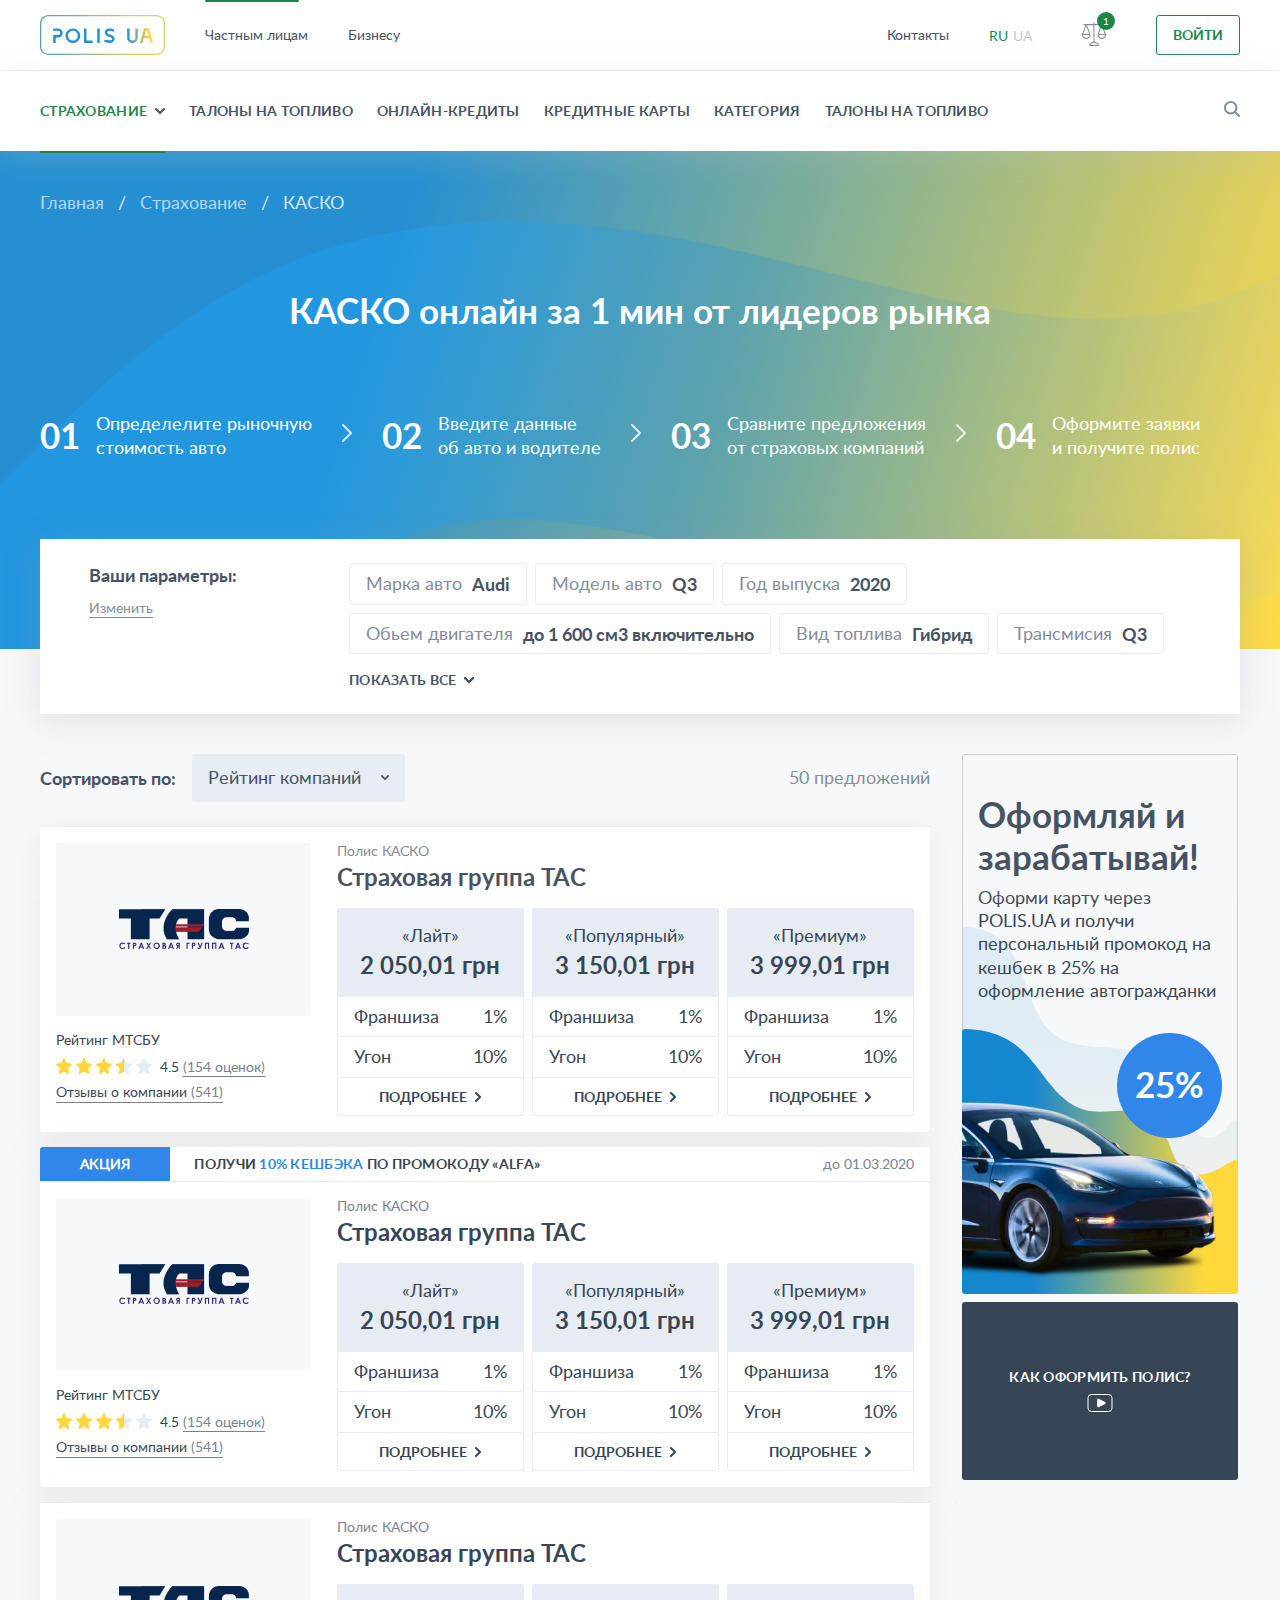
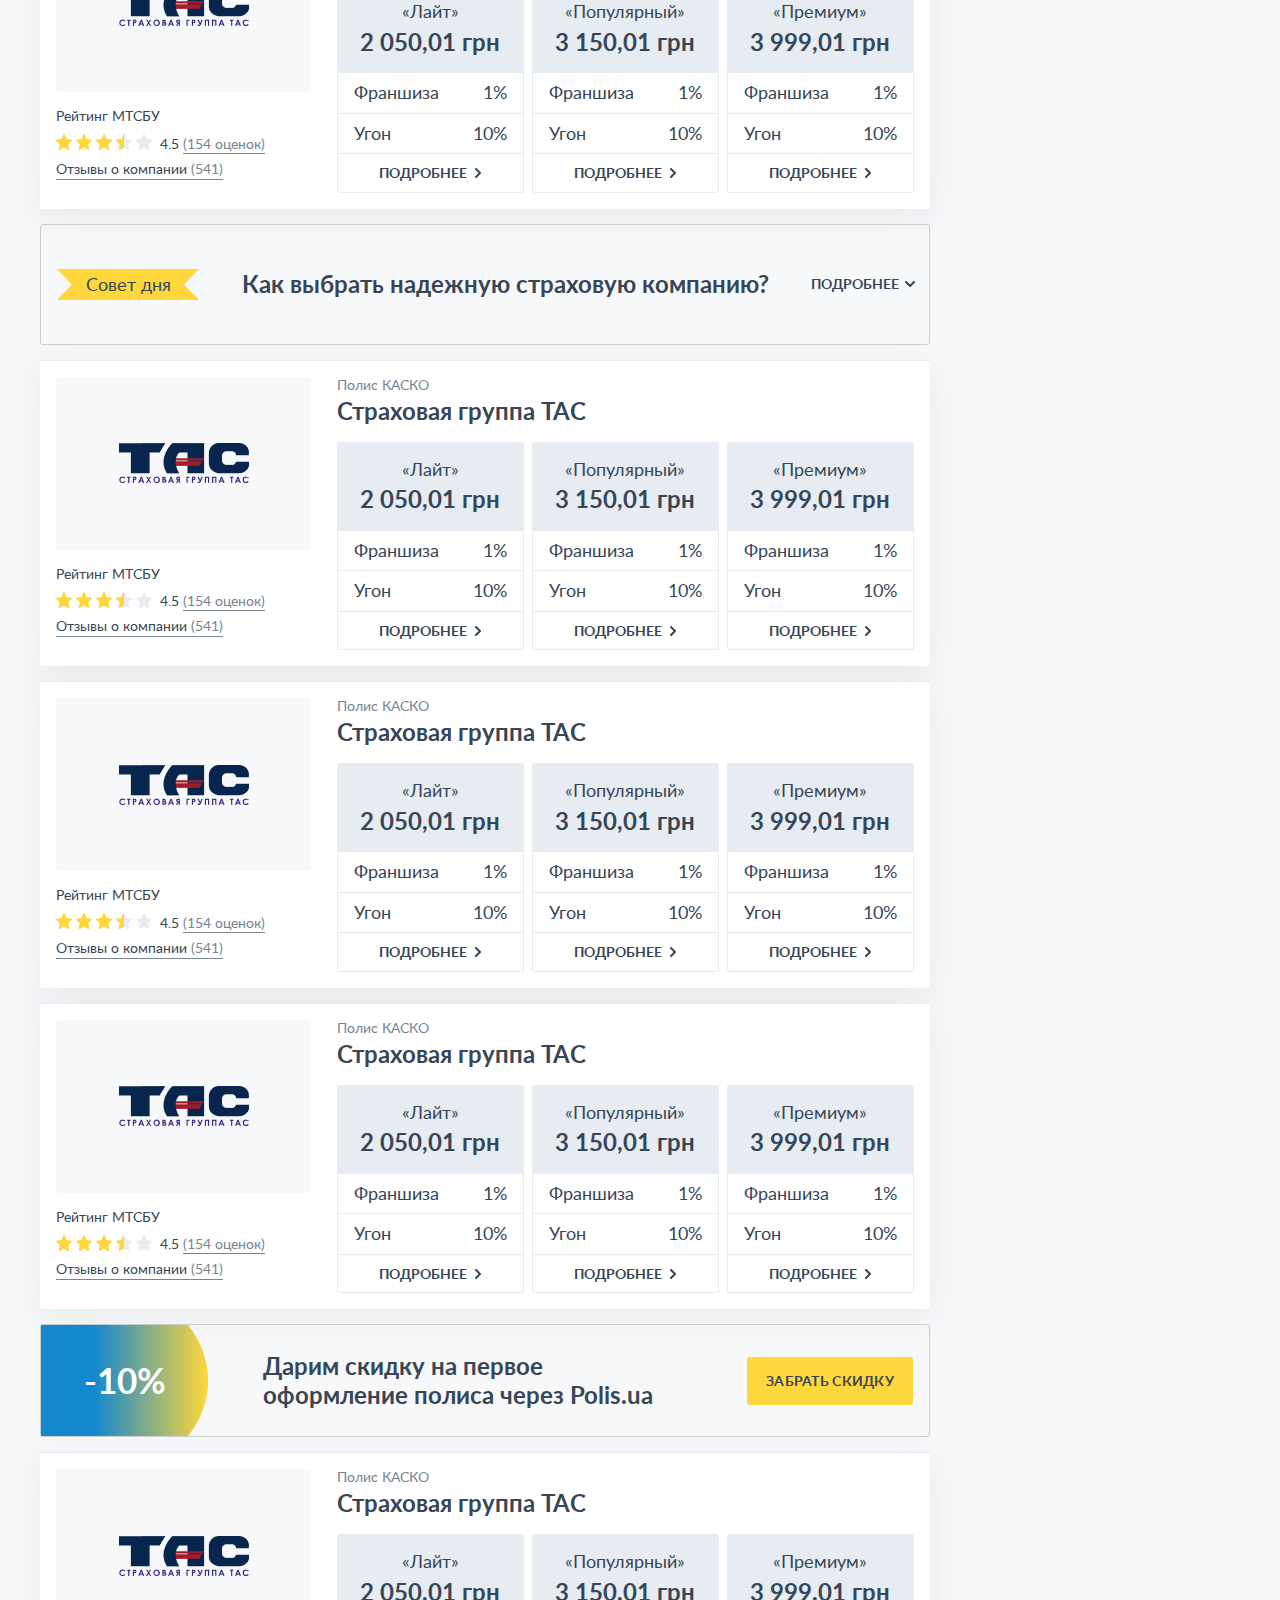
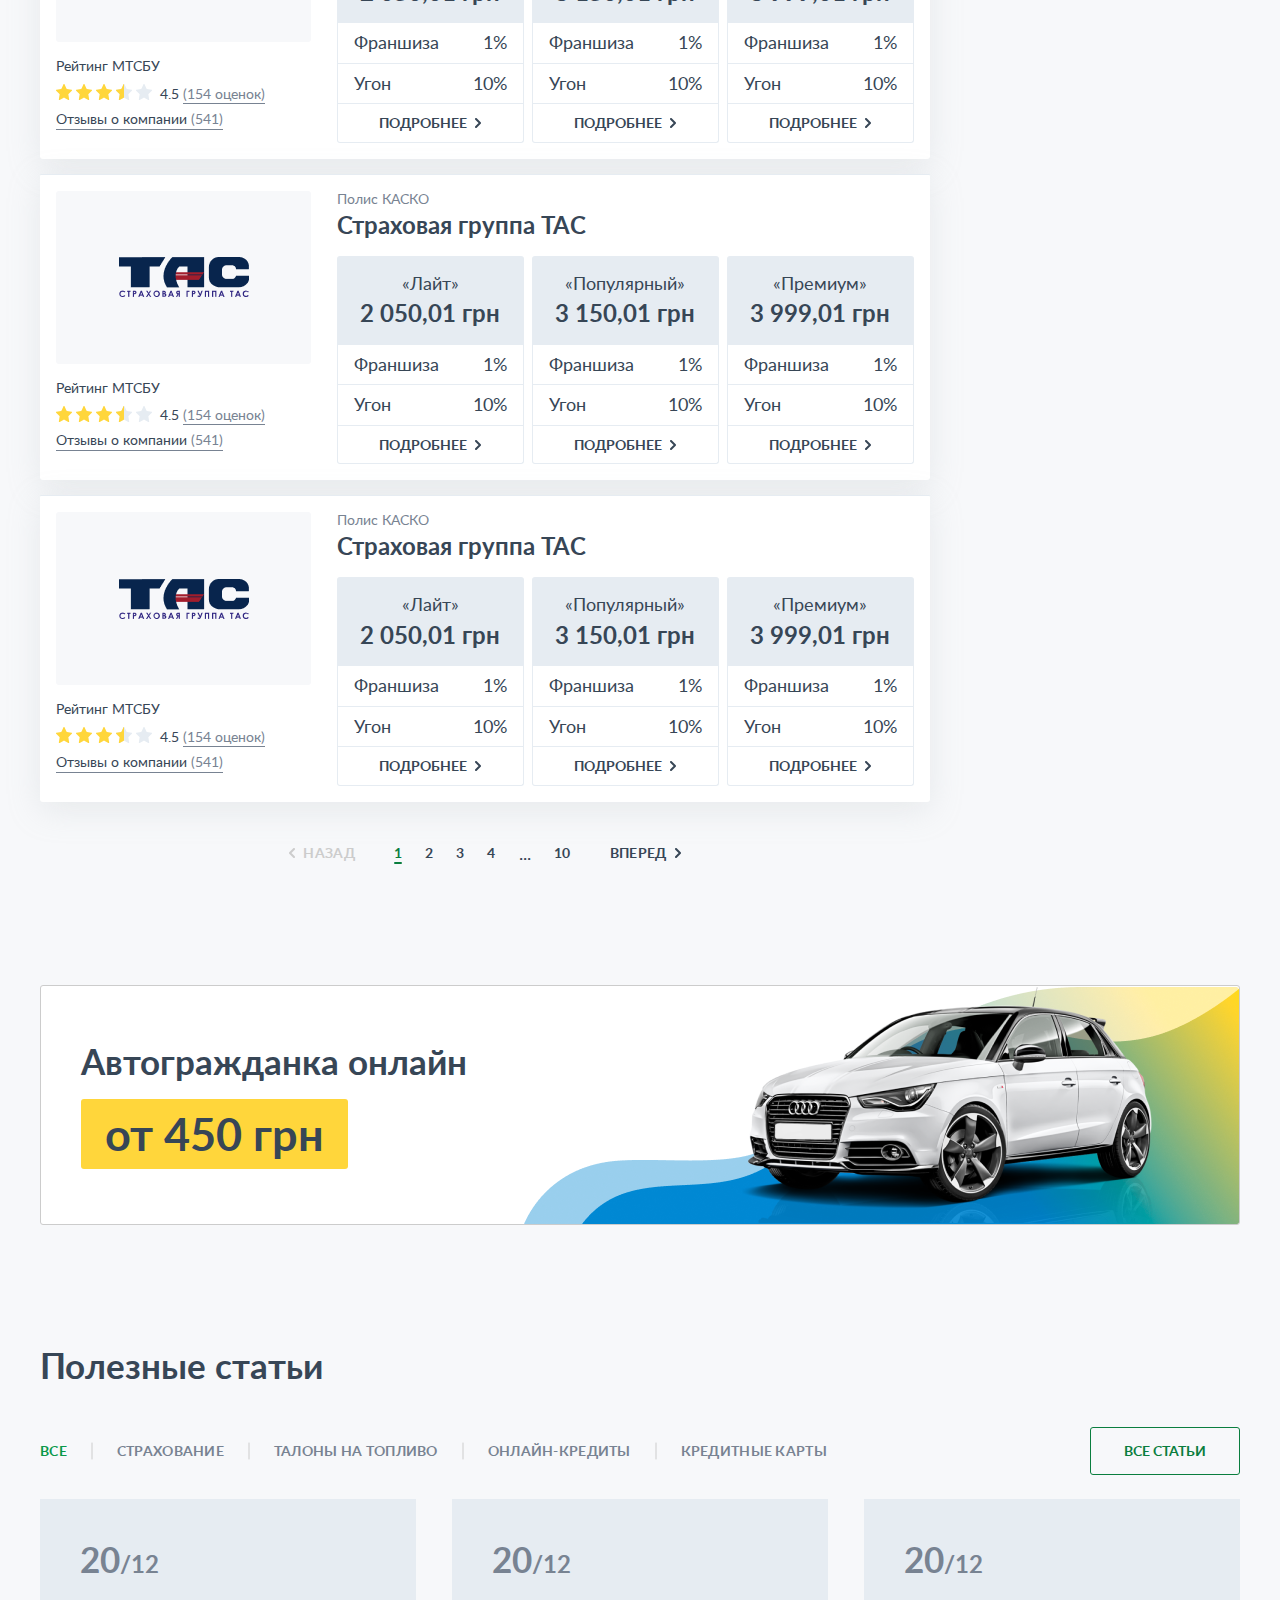
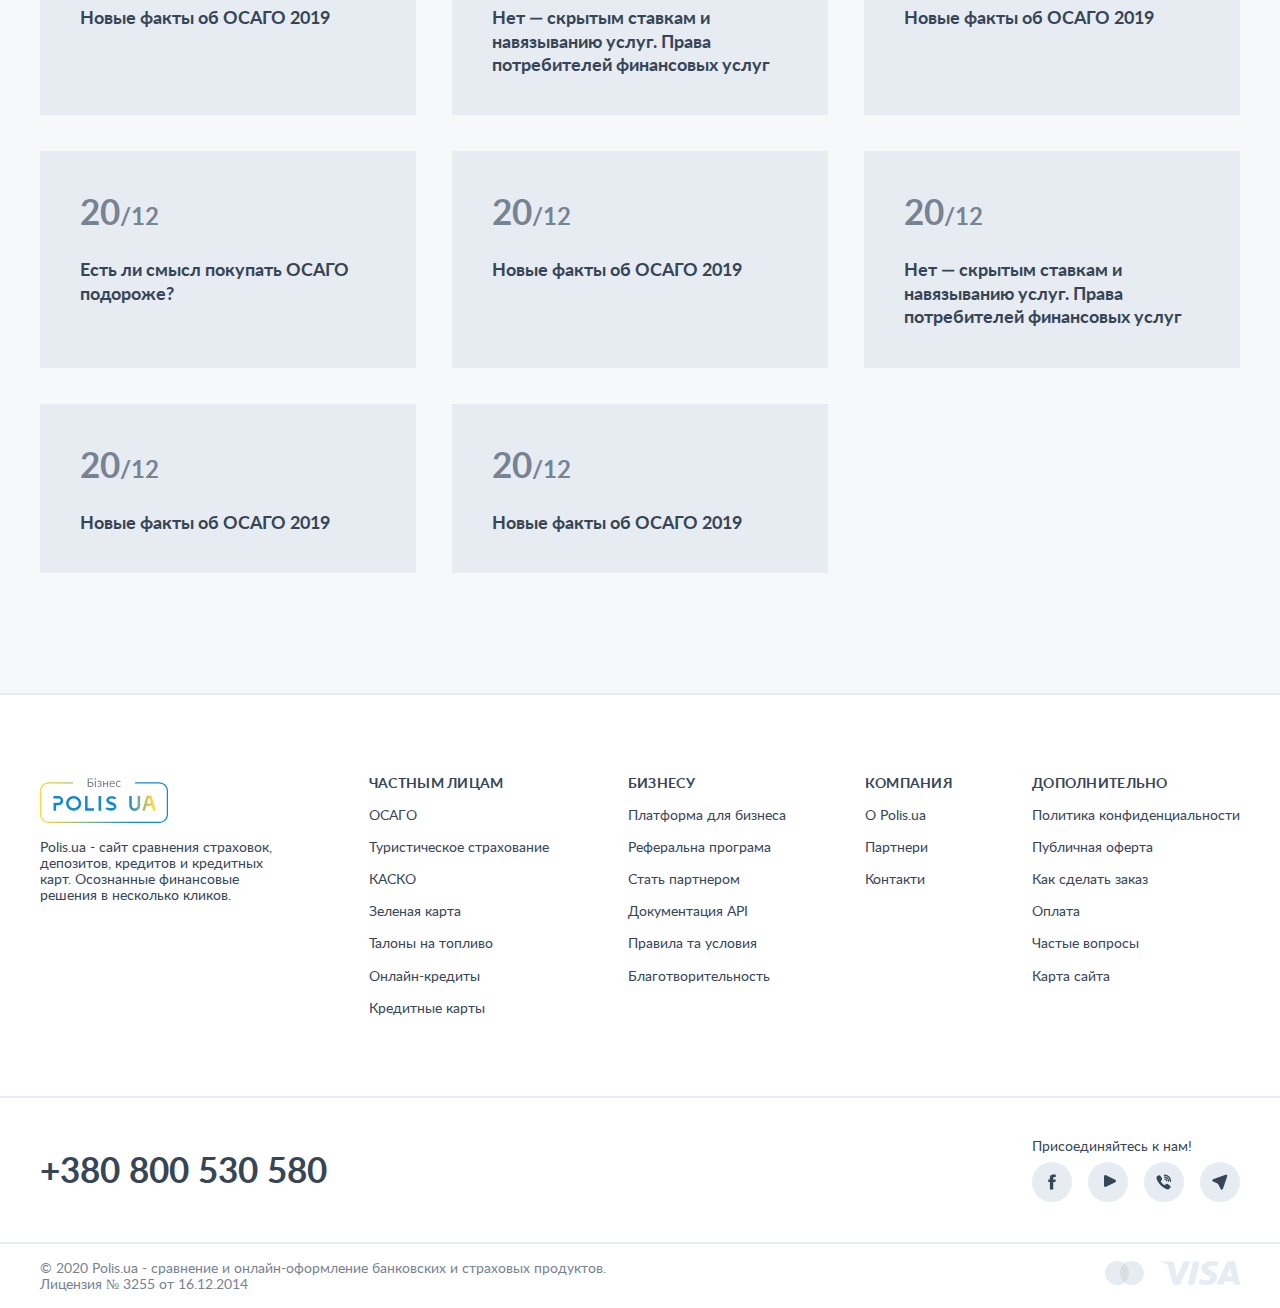
<file: kasco-offer.html>
<!DOCTYPE html>
<html lang="ru">
<head>
	<meta charset="utf-8">
	<title>КАСКО</title>
    
    <meta name="viewport" content="width=device-width, initial-scale=1.0" />
    <meta name="viewport" content="width=device-width, initial-scale=1.0, maximum-scale=1.0, user-scalable=no"> 

    <link rel="stylesheet" type="text/css" href="css/bootstrap.min.css">
    <link rel="stylesheet" type="text/css" href="css/bootstrap-select.min.css">
    <link rel="stylesheet" type="text/css" href="css/ion.rangeSlider.css" />
    <link rel="stylesheet" type="text/css" href="css/swiper.min.css">
    <link rel="stylesheet" type="text/css" href="css/fonts.css" />
    <link rel="stylesheet" type="text/css" href="css/style.css" /> 
    
    <link rel="icon" href="img/favicon.png" type="image/x-icon">
	<link rel="shortcut icon" href="img/favicon.png" type="image/x-icon">
    
    <script src="js/jquery.js"></script>
    <script src="js/bootstrap.min.js"></script>
    
    
    <script src="js/swiper.min.js"></script>
    <script src="js/bootstrap-select.min.js"></script> 
  
</head>
	<body class="js-loading">
       <div id="loader">
            <div class="spinner">
				<svg class="loader" viewBox="0 0 340 340">
                     <circle cx="170" cy="170" r="160" stroke="#1487CF"/>
                     <circle cx="170" cy="170" r="135" stroke="#FFD83A"/>
                     <circle cx="170" cy="170" r="110" stroke="#1487CF"/>
                     <circle cx="170" cy="170" r="85" stroke="#FFD83A"/>
                </svg>
            </div>
        </div><!--/Loader-->
        
        <div id="main">
            <div id="wrapper">
                <header>
                	<div class="header_top">
                    	<div class="container">
                        	<div class="row flex_j-space-between">
                            	<div class="flex">
                                	<a href="#" class="logo">
										<svg width="125" height="40" viewBox="0 0 125 40" fill="none" xmlns="http://www.w3.org/2000/svg">
											<path d="M92.8565 0.000244141H116.512C118.762 0.00332355 120.92 0.888005 122.511 2.46032C124.102 4.03264 124.997 6.16427 125 8.38786V31.6126C124.997 33.8362 124.102 35.9678 122.511 37.5402C120.92 39.1125 118.762 39.9972 116.512 40.0002H8.48764C6.23753 39.9972 4.08048 39.1125 2.48941 37.5402C0.898347 35.9678 0.00311613 33.8362 0 31.6126L0 8.38786C0.00311613 6.16427 0.898347 4.03264 2.48941 2.46032C4.08048 0.888005 6.23753 0.00332355 8.48764 0.000244141H93.1435V1.17686H8.48764C6.55339 1.18019 4.69933 1.94099 3.33161 3.29259C1.96389 4.6442 1.19402 6.47641 1.19064 8.38786V31.6126C1.19402 33.5241 1.96389 35.3563 3.33161 36.7079C4.69933 38.0595 6.55339 38.8203 8.48764 38.8236H116.512C118.447 38.8203 120.301 38.0595 121.668 36.7079C123.036 35.3563 123.806 33.5241 123.809 31.6126V8.38786C123.806 6.47641 123.036 4.6442 121.668 3.29259C120.301 1.94099 118.447 1.18019 116.512 1.17686H92.8565V0.000244141Z" fill="url(#log1)"/>
											<path d="M15.2856 27.9519H13.6307C13.5739 27.952 13.5177 27.9406 13.4655 27.9184C13.4134 27.8963 13.3663 27.8638 13.3273 27.823C13.2884 27.7822 13.2582 27.7339 13.2388 27.6812C13.2194 27.6285 13.2111 27.5724 13.2145 27.5164V20.4577C13.2145 20.3486 13.2583 20.244 13.3364 20.1668C13.4144 20.0897 13.5203 20.0464 13.6307 20.0464H17.9761C18.5112 20.0574 19.0319 19.8744 19.4399 19.532C19.8478 19.1896 20.1148 18.7115 20.1905 18.1879C20.2298 17.8934 20.205 17.594 20.1176 17.3098C20.0302 17.0256 19.8823 16.7631 19.6838 16.54C19.4853 16.317 19.2408 16.1385 18.9668 16.0164C18.6927 15.8944 18.3954 15.8318 18.0948 15.8327H13.5109C13.4005 15.8327 13.2947 15.7894 13.2166 15.7122C13.1386 15.6351 13.0947 15.5305 13.0947 15.4214V13.8587C13.0947 13.7497 13.1386 13.645 13.2166 13.5679C13.2947 13.4908 13.4005 13.4474 13.5109 13.4474H17.8917C19.0524 13.4373 20.1769 13.8466 21.0538 14.5982C21.9306 15.3499 22.4994 16.3922 22.6533 17.5292C22.7164 18.1601 22.6452 18.7971 22.4442 19.3991C22.2432 20.0012 21.9168 20.5549 21.4861 21.0248C21.0554 21.4946 20.5299 21.8701 19.9435 22.1271C19.357 22.3841 18.7226 22.5169 18.0811 22.517H16.118C16.0076 22.517 15.9017 22.5603 15.8237 22.6374C15.7456 22.7146 15.7018 22.8192 15.7018 22.9283V27.5164C15.7051 27.5724 15.6968 27.6285 15.6774 27.6812C15.658 27.7339 15.6279 27.7822 15.5889 27.823C15.5499 27.8638 15.5029 27.8963 15.4507 27.9184C15.3986 27.9406 15.3424 27.952 15.2856 27.9519Z" fill="#1487CF"/>
											<path d="M52.3795 27.9502H44.3797C44.2755 27.9357 44.1807 27.8827 44.1144 27.8019C44.0481 27.7211 44.0152 27.6184 44.0225 27.5147V13.8473C44.0121 13.7416 44.0435 13.636 44.1101 13.5527C44.1767 13.4693 44.2733 13.4147 44.3797 13.4001H46.0347C46.1451 13.4001 46.2509 13.4435 46.329 13.5206C46.407 13.5977 46.4509 13.7023 46.4509 13.8114V25.0344C46.4509 25.1434 46.4947 25.248 46.5728 25.3252C46.6508 25.4023 46.7567 25.4456 46.867 25.4456H52.3197C52.43 25.4456 52.5359 25.489 52.614 25.5661C52.692 25.6432 52.7359 25.7478 52.7359 25.8569V27.5156C52.7431 27.6194 52.7102 27.7221 52.6439 27.8029C52.5776 27.8837 52.4828 27.9367 52.3786 27.9512L52.3795 27.9502Z" fill="#1487CF"/>
											<path d="M59.3459 13.4468H57.5447C57.355 13.4468 57.2012 13.5988 57.2012 13.7863V27.6127C57.2012 27.8002 57.355 27.9522 57.5447 27.9522H59.3459C59.5356 27.9522 59.6895 27.8002 59.6895 27.6127V13.7863C59.6895 13.5988 59.5356 13.4468 59.3459 13.4468Z" fill="#1487CF"/>
											<path d="M73.5574 16.4819C73.4955 16.5635 73.4053 16.6194 73.3041 16.639C73.2029 16.6585 73.098 16.6402 73.0097 16.5877C71.8179 15.9106 70.4219 15.6731 69.0696 15.9174C67.879 16.1764 66.6295 17.1648 67.5973 18.3763C68.2049 19.1407 69.7636 19.3531 70.6333 19.7179C71.9076 20.0851 73.0562 20.7895 73.9549 21.7549C75.6815 24.1081 73.8244 27.1869 71.1692 27.7543C68.7342 28.1402 66.2402 27.6372 64.153 26.3391C64.108 26.3078 64.0698 26.268 64.0405 26.222C64.0112 26.176 63.9915 26.1248 63.9823 26.0712C63.9732 26.0176 63.9749 25.9628 63.9874 25.9099C63.9998 25.857 64.0227 25.807 64.0548 25.7629L64.6977 24.8686C64.7438 24.8012 64.8095 24.7494 64.8861 24.7199C64.9628 24.6905 65.0467 24.6848 65.1267 24.7037C66.6147 25.0335 73.4602 26.3973 72.0791 23.5271C71.6031 22.2563 68.5082 21.751 67.4127 21.233C65.4368 20.327 64.1029 18.2444 65.1149 16.1153C66.6982 12.7746 71.5668 13.2053 74.2572 14.9387C74.3039 14.97 74.3435 15.0103 74.3739 15.0573C74.4043 15.1042 74.4246 15.1568 74.4338 15.2118C74.443 15.2667 74.4408 15.323 74.4273 15.3771C74.4138 15.4312 74.3894 15.482 74.3554 15.5265L73.5574 16.4819Z" fill="#1487CF"/>
											<path d="M97.4387 13.4001H95.7701C95.6597 13.4001 95.5538 13.4435 95.4758 13.5206C95.3977 13.5977 95.3539 13.7023 95.3539 13.8114V22.8092C95.3525 23.2306 95.2561 23.6465 95.0716 24.0264C94.8871 24.4064 94.6192 24.741 94.2874 25.0058C93.9556 25.2706 93.5683 25.4589 93.1535 25.5572C92.7388 25.6554 92.3071 25.6611 91.8899 25.5737C91.2393 25.4306 90.6583 25.0707 90.2444 24.5545C89.8305 24.0382 89.6088 23.397 89.6166 22.7384V13.8473C89.6166 13.7382 89.5728 13.6336 89.4947 13.5565C89.4167 13.4794 89.3108 13.436 89.2004 13.436H87.57C87.4597 13.436 87.3538 13.4794 87.2758 13.5565C87.1977 13.6336 87.1539 13.7382 87.1539 13.8473V22.6229C87.1354 23.9283 87.595 25.1963 88.4481 26.1931C89.3011 27.1899 90.49 27.8484 91.7957 28.0472C92.5501 28.144 93.3168 28.081 94.0447 27.8622C94.7725 27.6434 95.4449 27.274 96.017 26.7784C96.5891 26.2829 97.0479 25.6726 97.3628 24.9882C97.6777 24.3038 97.8414 23.561 97.8432 22.8092V13.8473C97.8481 13.7913 97.8415 13.7349 97.8235 13.6816C97.8056 13.6283 97.7768 13.5791 97.7389 13.5372C97.701 13.4953 97.6548 13.4616 97.6032 13.438C97.5516 13.4144 97.4956 13.4015 97.4387 13.4001Z" fill="url(#log2)"/>
											<path d="M112.949 27.422L108.986 13.6111C108.96 13.5277 108.908 13.4546 108.837 13.4023C108.767 13.35 108.681 13.3212 108.593 13.3201H104.426C104.338 13.3212 104.253 13.35 104.182 13.4023C104.111 13.4546 104.06 13.5277 104.034 13.6111L99.9111 27.9516H102.169C102.257 27.9505 102.343 27.9217 102.413 27.8694C102.484 27.8171 102.536 27.744 102.561 27.6606L103.752 23.5196C103.778 23.4363 103.83 23.3632 103.9 23.3109C103.971 23.2586 104.056 23.2298 104.145 23.2286H108.835C108.923 23.2298 109.008 23.2586 109.079 23.3109C109.149 23.3632 109.201 23.4363 109.227 23.5196L110.418 27.6606C110.444 27.744 110.496 27.8171 110.566 27.8694C110.637 27.9217 110.722 27.9505 110.81 27.9516H112.524C112.591 27.9544 112.657 27.9414 112.717 27.9138C112.777 27.8862 112.83 27.8448 112.871 27.7929C112.911 27.7411 112.939 27.6804 112.951 27.6158C112.963 27.5513 112.96 27.4848 112.94 27.422H112.949ZM107.902 20.7513H105.093C105.029 20.7516 104.965 20.7374 104.908 20.7096C104.85 20.6819 104.8 20.6413 104.761 20.5912C104.722 20.5411 104.695 20.4827 104.682 20.4206C104.67 20.3585 104.672 20.2944 104.688 20.2333L105.879 16.0691C105.901 15.9789 105.952 15.8986 106.025 15.841C106.099 15.7834 106.19 15.752 106.283 15.7519H106.736C106.826 15.7505 106.914 15.7781 106.987 15.8306C107.06 15.8831 107.114 15.9576 107.14 16.0429L108.331 20.2071C108.353 20.2717 108.359 20.3407 108.347 20.4079C108.335 20.4751 108.307 20.5384 108.264 20.5921C108.222 20.6458 108.166 20.6881 108.103 20.7154C108.04 20.7427 107.971 20.754 107.902 20.7483V20.7513Z" fill="url(#log3)"/>
											<path fill-rule="evenodd" clip-rule="evenodd" d="M32.8833 25.533C35.5938 25.533 37.7911 23.3616 37.7911 20.683C37.7911 18.0044 35.5938 15.833 32.8833 15.833C30.1727 15.833 27.9754 18.0044 27.9754 20.683C27.9754 23.3616 30.1727 25.533 32.8833 25.533ZM32.8833 27.958C36.9491 27.958 40.245 24.7009 40.245 20.683C40.245 16.6651 36.9491 13.408 32.8833 13.408C28.8175 13.408 25.5215 16.6651 25.5215 20.683C25.5215 24.7009 28.8175 27.958 32.8833 27.958Z" fill="#1487CF"/>
											<defs>
												<linearGradient id="log1" x1="0" y1="20.0002" x2="125" y2="20.0002" gradientUnits="userSpaceOnUse">
													<stop stop-color="#FFD83A">
														<animate attributeName="stop-color" values="#FFD83A; #1487CF; #FFD83A;" dur="2s" repeatCount="indefinite"></animate>
													</stop>
													<stop offset="0.74" stop-color="#1487CF">
														<animate attributeName="stop-color" values="#1487CF; #FFD83A; #1487CF;" dur="2s" repeatCount="indefinite"></animate>
													</stop>
													<stop offset="1" stop-color="#1487CF">
														<animate attributeName="stop-color" values="#1487CF;#FFD83A;#1487CF;" dur="2s" repeatCount="indefinite"></animate>
													</stop>
												</linearGradient>
												<linearGradient id="log2" x1="86.6081" y1="20.7604" x2="109.841" y2="20.7604" gradientUnits="userSpaceOnUse">
													<stop stop-color="#1487CF"/>
													<stop offset="1" stop-color="#FFD83A"/>
												</linearGradient>
												<linearGradient id="log3" x1="86.6031" y1="20.6214" x2="109.84" y2="20.6214" gradientUnits="userSpaceOnUse">
													<stop stop-color="#1487CF"/>
													<stop offset="1" stop-color="#FFD83A"/>
												</linearGradient>
											</defs>
										</svg>

										
										
										<svg width="100" height="32" viewBox="0 0 100 32" fill="none" xmlns="http://www.w3.org/2000/svg" class="logom">
											<path d="M92.8 0H7.2C3.22355 0 0 3.22355 0 7.2V24.8C0 28.7765 3.22355 32 7.2 32H92.8C96.7765 32 100 28.7765 100 24.8V7.2C100 3.22355 96.7765 0 92.8 0Z" fill="url(#paint0_linear)"/>
											<path d="M92.8001 0.799805H7.20005C3.66543 0.799805 0.800049 3.66518 0.800049 7.1998V24.7998C0.800049 28.3344 3.66543 31.1998 7.20005 31.1998H92.8001C96.3347 31.1998 99.2001 28.3344 99.2001 24.7998V7.1998C99.2001 3.66518 96.3347 0.799805 92.8001 0.799805Z" fill="white"/>
											<path d="M11.04 21.9995H9.68003C9.59701 21.9939 9.51884 21.9584 9.46 21.8996C9.40116 21.8407 9.36564 21.7626 9.36003 21.6795V15.9195C9.36564 15.8365 9.40116 15.7584 9.46 15.6995C9.51884 15.6407 9.59701 15.6052 9.68003 15.5995H13.2C13.6293 15.6081 14.0465 15.4576 14.3714 15.177C14.6964 14.8963 14.906 14.5055 14.96 14.0795C14.9824 13.8459 14.9555 13.6101 14.8812 13.3874C14.8068 13.1647 14.6866 12.9601 14.5283 12.7868C14.37 12.6134 14.1772 12.4751 13.9622 12.3809C13.7472 12.2866 13.5148 12.2385 13.28 12.2395H9.60003C9.51701 12.2339 9.43884 12.1984 9.38 12.1396C9.32116 12.0807 9.28564 12.0026 9.28003 11.9195V10.5595C9.28564 10.4765 9.32116 10.3984 9.38 10.3395C9.43884 10.2807 9.51701 10.2452 9.60003 10.2395H13.12C14.0617 10.228 14.9744 10.5645 15.6831 11.1846C16.3918 11.8047 16.8465 12.6647 16.96 13.5995C17.0164 14.1153 16.9631 14.6372 16.8036 15.1309C16.6441 15.6247 16.382 16.0791 16.0345 16.4644C15.687 16.8496 15.2619 17.1571 14.7872 17.3665C14.3125 17.5759 13.7989 17.6826 13.28 17.6795H11.68C11.597 17.6852 11.5188 17.7207 11.46 17.7795C11.4012 17.8384 11.3656 17.9165 11.36 17.9995V21.7595C11.44 21.8395 11.28 21.9995 11.04 21.9995Z" fill="#1487CF"/>
											<path d="M25.2801 22.0002C24.1092 22.0002 22.9647 21.653 21.9911 21.0025C21.0176 20.352 20.2588 19.4274 19.8107 18.3456C19.3627 17.2639 19.2454 16.0736 19.4739 14.9252C19.7023 13.7769 20.2661 12.722 21.094 11.8941C21.922 11.0662 22.9768 10.5023 24.1252 10.2739C25.2735 10.0455 26.4639 10.1627 27.5456 10.6108C28.6273 11.0589 29.5519 11.8176 30.2024 12.7912C30.8529 13.7647 31.2001 14.9093 31.2001 16.0802C31.2019 16.8581 31.05 17.6287 30.7531 18.3478C30.4563 19.0668 30.0203 19.7202 29.4702 20.2702C28.9201 20.8203 28.2668 21.2563 27.5477 21.5532C26.8287 21.8501 26.058 22.002 25.2801 22.0002ZM25.2801 12.1602C24.5048 12.1602 23.7469 12.3901 23.1023 12.8208C22.4576 13.2515 21.9552 13.8638 21.6585 14.58C21.3618 15.2963 21.2842 16.0845 21.4354 16.8449C21.5867 17.6053 21.96 18.3038 22.5083 18.852C23.0565 19.4002 23.755 19.7736 24.5154 19.9248C25.2758 20.0761 26.0639 19.9985 26.7802 19.7018C27.4965 19.4051 28.1087 18.9026 28.5395 18.258C28.9702 17.6134 29.2001 16.8555 29.2001 16.0802C29.1984 15.041 28.7849 14.0449 28.0501 13.3102C27.3153 12.5754 26.3192 12.1619 25.2801 12.1602Z" fill="#1487CF"/>
											<path d="M40.8802 22.0002H34.4802C34.3971 21.9946 34.319 21.9591 34.2601 21.9003C34.2013 21.8414 34.1658 21.7633 34.1602 21.6802V10.5602C34.1658 10.4772 34.2013 10.399 34.2601 10.3402C34.319 10.2814 34.3971 10.2459 34.4802 10.2402H35.8402C35.9232 10.2459 36.0013 10.2814 36.0602 10.3402C36.119 10.399 36.1545 10.4772 36.1602 10.5602V19.6802C36.1658 19.7633 36.2013 19.8414 36.2601 19.9003C36.319 19.9591 36.3971 19.9946 36.4802 20.0002H40.8802C40.9632 20.0058 41.0413 20.0414 41.1002 20.1002C41.159 20.159 41.1945 20.2372 41.2002 20.3202V21.6802C41.2044 21.7233 41.199 21.7668 41.1844 21.8075C41.1698 21.8483 41.1464 21.8853 41.1158 21.9159C41.0852 21.9465 41.0482 21.9699 41.0074 21.9845C40.9667 21.9991 40.9232 22.0045 40.8802 22.0002Z" fill="#1487CF"/>
											<path d="M46.48 22.0002H45.1201C45.037 21.9946 44.9589 21.9591 44.9 21.9003C44.8412 21.8414 44.8057 21.7633 44.8 21.6802V10.5602C44.8057 10.4772 44.8412 10.399 44.9 10.3402C44.9589 10.2814 45.037 10.2459 45.1201 10.2402H46.48C46.5631 10.2459 46.6412 10.2814 46.7001 10.3402C46.7589 10.399 46.7944 10.4772 46.8 10.5602V21.6802C46.7944 21.7633 46.7589 21.8414 46.7001 21.9003C46.6412 21.9591 46.5631 21.9946 46.48 22.0002Z" fill="#1487CF"/>
											<path d="M57.92 12.6399C57.84 12.7999 57.6001 12.7999 57.4401 12.7199C56.4815 12.1381 55.3392 11.9382 54.2401 12.1599C53.2801 12.3999 52.2401 13.1999 53.0401 14.1599C53.5201 14.7999 54.8 14.9599 55.52 15.2799C56.48 15.6799 57.6 16.0799 58.16 16.9599C59.52 18.8799 58.08 21.3599 55.92 21.8399C53.9685 22.1759 51.9625 21.7461 50.32 20.6399C50.16 20.5599 50.16 20.3199 50.24 20.1599L50.72 19.4399C50.8082 19.3555 50.9197 19.2998 51.04 19.2799C52.24 19.5199 57.7601 20.6399 56.6401 18.3199C56.2401 17.2799 53.76 16.8799 52.88 16.4799C51.28 15.7599 50.24 14.0799 51.04 12.3199C52.32 9.59985 56.24 9.91985 58.4 11.3599C58.56 11.4399 58.56 11.6799 58.48 11.8399L57.92 12.6399Z" fill="#1487CF"/>
											<path d="M77.1202 10.1596H75.7602C75.6772 10.1652 75.5991 10.2007 75.5402 10.2596C75.4814 10.3184 75.4459 10.3966 75.4403 10.4796V17.7596C75.4433 18.1049 75.3679 18.4464 75.2196 18.7583C75.0714 19.0702 74.8543 19.3444 74.5846 19.5601C74.315 19.7758 73.9999 19.9275 73.663 20.0036C73.3262 20.0797 72.9765 20.0784 72.6403 19.9996C72.1183 19.8744 71.6534 19.5778 71.3198 19.1572C70.9863 18.7366 70.8033 18.2164 70.8002 17.6796V10.4796C70.7946 10.3966 70.7591 10.3184 70.7003 10.2596C70.6414 10.2007 70.5633 10.1652 70.4802 10.1596H69.1202C69.0372 10.1652 68.9591 10.2007 68.9002 10.2596C68.8414 10.3184 68.8059 10.3966 68.8002 10.4796V17.5996C68.7901 18.6634 69.1653 19.6949 69.8564 20.5036C70.5475 21.3124 71.5079 21.8438 72.5602 21.9996C73.1666 22.0823 73.7836 22.0346 74.3701 21.8596C74.9565 21.6847 75.4989 21.3865 75.9608 20.9852C76.4228 20.5838 76.7937 20.0884 77.0489 19.5322C77.304 18.9759 77.4374 18.3716 77.4403 17.7596V10.4796C77.4445 10.4365 77.4391 10.3931 77.4245 10.3523C77.4099 10.3116 77.3865 10.2746 77.3559 10.244C77.3253 10.2134 77.2883 10.1899 77.2475 10.1753C77.2068 10.1607 77.1633 10.1554 77.1202 10.1596Z" fill="url(#paint1_linear)"/>
											<path d="M89.5999 21.6001L86.3999 10.3201C86.3199 10.1601 86.2399 10.0801 86.0799 10.0801H82.7199C82.5599 10.0801 82.4799 10.1601 82.3999 10.3201L79.1199 22.0001H80.9599C81.1199 22.0001 81.1999 21.9201 81.2799 21.7601L82.2399 18.4001C82.3199 18.2401 82.3999 18.1601 82.5599 18.1601H86.3199C86.4799 18.1601 86.5599 18.2401 86.6399 18.4001L87.5999 21.7601C87.6799 21.9201 87.7599 22.0001 87.9199 22.0001H89.2799C89.5199 22.0001 89.6799 21.7601 89.5999 21.6001ZM85.5999 16.1601H83.3599C83.1199 16.1601 82.9599 15.9201 83.0399 15.7601L83.9999 12.4001C84.0799 12.2401 84.1599 12.1601 84.3199 12.1601H84.7199C84.8799 12.1601 85.0399 12.2401 85.0399 12.4001L85.9999 15.7601C85.9199 15.9201 85.7599 16.1601 85.5999 16.1601Z" fill="url(#paint2_linear)"/>
											<defs>
											<linearGradient id="paint0_linear" x1="100" y1="32" x2="0" y2="32" gradientUnits="userSpaceOnUse">
												<stop stop-color="#1487CF"/>
												<stop offset="0.293" stop-color="#1487CF"/>
												<stop offset="1" stop-color="#FFD83A"/>
											</linearGradient>
											<linearGradient id="paint1_linear" x1="68.4371" y1="16.158" x2="87.1289" y2="16.158" gradientUnits="userSpaceOnUse">
												<stop stop-color="#1487CF"/>
												<stop offset="0.293" stop-color="#1487CF"/>
												<stop offset="1" stop-color="#FFD83A"/>
											</linearGradient>
											<linearGradient id="paint2_linear" x1="68.43" y1="16.0401" x2="87.132" y2="16.0401" gradientUnits="userSpaceOnUse">
												<stop stop-color="#1487CF"/>
												<stop offset="0.293" stop-color="#1487CF"/>
												<stop offset="1" stop-color="#FFD83A"/>
											</linearGradient>
											</defs>
										</svg>
                                    </a><!-- /logo -->
                                    
                                    <nav>
                                    	<ul class="hover_line">
                                        	<li class="active"><a href="#">Частным лицам</a></li>
                                            <li><a href="#">Бизнесу</a></li>
                                        </ul>
                                    </nav>
                                </div>
                                
                                <div class="flex">
                                	<a href="#" class="contacts">Контакты</a>
                                
                                    <div class="language-block">
                                        <form id="form-language">
                                            <button class="language-select active" type="button" name="RU">RU</button>
                                            <button class="language-select" type="button" name="UA">UA</button>
                                        </form>
                                    </div>
                                
                                    <div id="header_compare">
                                        <div class="compare_show">
                                            <div class="ico">
                                                <svg width="24" height="24" viewBox="0 0 24 24" fill="none" xmlns="http://www.w3.org/2000/svg">
<path d="M23.9592 12.2101L23.9388 12.2208L20.4956 3.17235H22.0667C22.3484 3.17235 22.5768 2.93119 22.5768 2.63375C22.5768 2.33631 22.3484 2.09515 22.0667 2.09515H12.4667V0.5386C12.4667 0.241158 12.2383 0 11.9566 0C11.6749 0 11.4465 0.241158 11.4465 0.5386V2.08977H1.85165C1.56995 2.08977 1.34155 2.33092 1.34155 2.62837C1.34155 2.92581 1.56995 3.16697 1.85165 3.16697H3.48905L0.0408077 12.2101C0.0153029 12.2731 0.00146653 12.3408 0 12.4093C0 14.8827 1.89896 16.8878 4.24145 16.8878C6.58393 16.8878 8.48289 14.8827 8.48289 12.4093C8.48142 12.3408 8.46759 12.2731 8.44208 12.2101L4.99894 3.16158H11.4465V19.8151C9.01339 20.009 7.11073 21.5709 7.11073 23.4614C7.11073 23.7588 7.33913 24 7.62083 24H16.2925C16.5742 24 16.8026 23.7588 16.8026 23.4614C16.8026 21.5709 14.8999 20.009 12.4667 19.8151V3.16158H18.9807L15.5579 12.2101C15.5324 12.2731 15.5186 12.3408 15.5171 12.4093C15.5171 14.8827 17.4161 16.8878 19.7586 16.8878C22.101 16.8878 24 14.8827 24 12.4093C23.9985 12.3408 23.9847 12.2731 23.9592 12.2101ZM4.2389 15.8187C2.659 15.8164 1.3135 14.6055 1.061 12.9587H7.39639C7.14517 14.5975 5.81107 15.8059 4.2389 15.8187ZM7.21275 11.8815H1.27524L4.2491 4.06643L7.21275 11.8815ZM15.6905 22.9228H8.21764C8.59511 21.7648 10.1509 20.8707 11.9515 20.8707C13.7522 20.8707 15.3131 21.7648 15.6905 22.9228ZM19.7356 4.07181L22.6993 11.8815H16.7617L19.7356 4.07181ZM19.7356 15.8187V15.8241C18.1618 15.8108 16.8271 14.5996 16.5781 12.9587H22.9135C22.661 14.6055 21.3155 15.8164 19.7356 15.8187Z" fill="#788392"/>
</svg>
                                            </div>
                                            <div class="value">1</div>
                                        </div>
                                        <div class="compare-block">
                                            <div class="head">
                                                <div class="ico">
                                                    <svg width="24" height="24" viewBox="0 0 24 24" fill="none" xmlns="http://www.w3.org/2000/svg">
<path d="M23.9592 12.2101L23.9388 12.2208L20.4956 3.17235H22.0667C22.3484 3.17235 22.5768 2.93119 22.5768 2.63375C22.5768 2.33631 22.3484 2.09515 22.0667 2.09515H12.4667V0.5386C12.4667 0.241158 12.2383 0 11.9566 0C11.6749 0 11.4465 0.241158 11.4465 0.5386V2.08977H1.85165C1.56995 2.08977 1.34155 2.33092 1.34155 2.62837C1.34155 2.92581 1.56995 3.16697 1.85165 3.16697H3.48905L0.0408077 12.2101C0.0153029 12.2731 0.00146653 12.3408 0 12.4093C0 14.8827 1.89896 16.8878 4.24145 16.8878C6.58393 16.8878 8.48289 14.8827 8.48289 12.4093C8.48142 12.3408 8.46759 12.2731 8.44208 12.2101L4.99894 3.16158H11.4465V19.8151C9.01339 20.009 7.11073 21.5709 7.11073 23.4614C7.11073 23.7588 7.33913 24 7.62083 24H16.2925C16.5742 24 16.8026 23.7588 16.8026 23.4614C16.8026 21.5709 14.8999 20.009 12.4667 19.8151V3.16158H18.9807L15.5579 12.2101C15.5324 12.2731 15.5186 12.3408 15.5171 12.4093C15.5171 14.8827 17.4161 16.8878 19.7586 16.8878C22.101 16.8878 24 14.8827 24 12.4093C23.9985 12.3408 23.9847 12.2731 23.9592 12.2101ZM4.2389 15.8187C2.659 15.8164 1.3135 14.6055 1.061 12.9587H7.39639C7.14517 14.5975 5.81107 15.8059 4.2389 15.8187ZM7.21275 11.8815H1.27524L4.2491 4.06643L7.21275 11.8815ZM15.6905 22.9228H8.21764C8.59511 21.7648 10.1509 20.8707 11.9515 20.8707C13.7522 20.8707 15.3131 21.7648 15.6905 22.9228ZM19.7356 4.07181L22.6993 11.8815H16.7617L19.7356 4.07181ZM19.7356 15.8187V15.8241C18.1618 15.8108 16.8271 14.5996 16.5781 12.9587H22.9135C22.661 14.6055 21.3155 15.8164 19.7356 15.8187Z" fill="#788392"/></svg>
                                                </div>
                                                <div class="tit">Лист сравнения</div>
                                            </div>
                                            <a href="#" class="list flex">
                                                <p>КАСКО (3)</p>
                                                <span class="remove"><svg width="18" height="18" viewBox="0 0 18 18" fill="none" xmlns="http://www.w3.org/2000/svg"><path d="M1.00122 1L16.9995 17" stroke="#CCCCCC" stroke-width="2" stroke-linecap="round" stroke-linejoin="round"/><path d="M16.9983 1L0.999999 17" stroke="#CCCCCC" stroke-width="2" stroke-linecap="round" stroke-linejoin="round"/></svg></span>
                                            </a>
                                            <div class="btn-block">
                                                <a href="#" class="btn"><span>перейти к сравнению</span><svg width="6" height="10" viewBox="0 0 6 10" fill="none" xmlns="http://www.w3.org/2000/svg"><path d="M1 1L5 5L1 9" stroke="#0A7E3E" stroke-width="2" stroke-linecap="round" stroke-linejoin="round"/><path d="M1 1L5 5L1 9" stroke="#189851" stroke-width="2" stroke-linecap="round" stroke-linejoin="round"/></svg></a>
                                            </div>
                                            <div class="empty">Ничего не добавлено</div>                                    
                                        </div>
                                    </div>
                                
                                    
                                    <div class="login">
                                        <a href="#" class="btn">
                                            <span>Войти</span>
                                        </a>
                                    </div>
                                    
                                    <!-- menu adaptive -->
                                    <div id="adaptive_menu">
										<div class="pannel-hide menu-hide"></div>
                                        <div class="flex">
                                            <div class="form-group search">
                                                <div class="search-panel">
                                                    <div class="input-group">
                                                        <input type="search" name="search" placeholder="Поиск" value="" class="form-control">
                                                        <button type="button"><svg width="16" height="16" viewBox="0 0 16 16" fill="none" xmlns="http://www.w3.org/2000/svg">
                    <path fill-rule="evenodd" clip-rule="evenodd" d="M11.4088 6.70438C11.4088 9.30253 9.30253 11.4088 6.70438 11.4088C4.10622 11.4088 2 9.30253 2 6.70438C2 4.10622 4.10622 2 6.70438 2C9.30253 2 11.4088 4.10622 11.4088 6.70438ZM10.6875 12.0978C9.5738 12.9217 8.19597 13.4088 6.70438 13.4088C3.00165 13.4088 0 10.4071 0 6.70438C0 3.00165 3.00165 0 6.70438 0C10.4071 0 13.4088 3.00165 13.4088 6.70438C13.4088 8.19597 12.9217 9.5738 12.0978 10.6875C12.1164 10.7035 12.1345 10.7203 12.1522 10.7379L15.7077 14.2935C16.0982 14.684 16.0982 15.3172 15.7077 15.7077C15.3172 16.0982 14.684 16.0982 14.2935 15.7077L10.7379 12.1522C10.7203 12.1345 10.7035 12.1164 10.6875 12.0978Z" fill="#788392"/></svg></button>
                                                    </div>
                                                </div>
                                                <div class="show-search"><svg width="16" height="16" viewBox="0 0 16 16" fill="none"><path fill-rule="evenodd" clip-rule="evenodd" d="M11.4088 6.70438C11.4088 9.30253 9.30253 11.4088 6.70438 11.4088C4.10622 11.4088 2 9.30253 2 6.70438C2 4.10622 4.10622 2 6.70438 2C9.30253 2 11.4088 4.10622 11.4088 6.70438ZM10.6875 12.0978C9.5738 12.9217 8.19597 13.4088 6.70438 13.4088C3.00165 13.4088 0 10.4071 0 6.70438C0 3.00165 3.00165 0 6.70438 0C10.4071 0 13.4088 3.00165 13.4088 6.70438C13.4088 8.19597 12.9217 9.5738 12.0978 10.6875C12.1164 10.7035 12.1345 10.7203 12.1522 10.7379L15.7077 14.2935C16.0982 14.684 16.0982 15.3172 15.7077 15.7077C15.3172 16.0982 14.684 16.0982 14.2935 15.7077L10.7379 12.1522C10.7203 12.1345 10.7035 12.1164 10.6875 12.0978Z" fill="#788392"></path></svg>
                                                </div>
                                            </div>
                                            
                                            <div class="menu-ico menu-show">
                                                <svg width="16" height="12" viewBox="0 0 16 12" fill="none">
                                                    <path d="M1 1H15M1 6H10M1 11H5" stroke="#374656" stroke-width="2" stroke-linecap="round" stroke-linejoin="round"/>
                                                </svg>
                                            </div>
                                        </div>
                                        <div class="mmenu">
                                        	<div class="menu-head flex flex_j-space-between">
                                            	<a href="#" class="logo polis">
													<svg width="100" height="32" viewBox="0 0 100 32" fill="none" xmlns="http://www.w3.org/2000/svg">
														<path d="M92.8 0H7.2C3.22355 0 0 3.22355 0 7.2V24.8C0 28.7765 3.22355 32 7.2 32H92.8C96.7765 32 100 28.7765 100 24.8V7.2C100 3.22355 96.7765 0 92.8 0Z" fill="url(#paint0_linear)"/>
														<path d="M92.8001 0.799805H7.20005C3.66543 0.799805 0.800049 3.66518 0.800049 7.1998V24.7998C0.800049 28.3344 3.66543 31.1998 7.20005 31.1998H92.8001C96.3347 31.1998 99.2001 28.3344 99.2001 24.7998V7.1998C99.2001 3.66518 96.3347 0.799805 92.8001 0.799805Z" fill="white"/>
														<path d="M11.04 21.9995H9.68003C9.59701 21.9939 9.51884 21.9584 9.46 21.8996C9.40116 21.8407 9.36564 21.7626 9.36003 21.6795V15.9195C9.36564 15.8365 9.40116 15.7584 9.46 15.6995C9.51884 15.6407 9.59701 15.6052 9.68003 15.5995H13.2C13.6293 15.6081 14.0465 15.4576 14.3714 15.177C14.6964 14.8963 14.906 14.5055 14.96 14.0795C14.9824 13.8459 14.9555 13.6101 14.8812 13.3874C14.8068 13.1647 14.6866 12.9601 14.5283 12.7868C14.37 12.6134 14.1772 12.4751 13.9622 12.3809C13.7472 12.2866 13.5148 12.2385 13.28 12.2395H9.60003C9.51701 12.2339 9.43884 12.1984 9.38 12.1396C9.32116 12.0807 9.28564 12.0026 9.28003 11.9195V10.5595C9.28564 10.4765 9.32116 10.3984 9.38 10.3395C9.43884 10.2807 9.51701 10.2452 9.60003 10.2395H13.12C14.0617 10.228 14.9744 10.5645 15.6831 11.1846C16.3918 11.8047 16.8465 12.6647 16.96 13.5995C17.0164 14.1153 16.9631 14.6372 16.8036 15.1309C16.6441 15.6247 16.382 16.0791 16.0345 16.4644C15.687 16.8496 15.2619 17.1571 14.7872 17.3665C14.3125 17.5759 13.7989 17.6826 13.28 17.6795H11.68C11.597 17.6852 11.5188 17.7207 11.46 17.7795C11.4012 17.8384 11.3656 17.9165 11.36 17.9995V21.7595C11.44 21.8395 11.28 21.9995 11.04 21.9995Z" fill="#1487CF"/>
														<path d="M25.2801 22.0002C24.1092 22.0002 22.9647 21.653 21.9911 21.0025C21.0176 20.352 20.2588 19.4274 19.8107 18.3456C19.3627 17.2639 19.2454 16.0736 19.4739 14.9252C19.7023 13.7769 20.2661 12.722 21.094 11.8941C21.922 11.0662 22.9768 10.5023 24.1252 10.2739C25.2735 10.0455 26.4639 10.1627 27.5456 10.6108C28.6273 11.0589 29.5519 11.8176 30.2024 12.7912C30.8529 13.7647 31.2001 14.9093 31.2001 16.0802C31.2019 16.8581 31.05 17.6287 30.7531 18.3478C30.4563 19.0668 30.0203 19.7202 29.4702 20.2702C28.9201 20.8203 28.2668 21.2563 27.5477 21.5532C26.8287 21.8501 26.058 22.002 25.2801 22.0002ZM25.2801 12.1602C24.5048 12.1602 23.7469 12.3901 23.1023 12.8208C22.4576 13.2515 21.9552 13.8638 21.6585 14.58C21.3618 15.2963 21.2842 16.0845 21.4354 16.8449C21.5867 17.6053 21.96 18.3038 22.5083 18.852C23.0565 19.4002 23.755 19.7736 24.5154 19.9248C25.2758 20.0761 26.0639 19.9985 26.7802 19.7018C27.4965 19.4051 28.1087 18.9026 28.5395 18.258C28.9702 17.6134 29.2001 16.8555 29.2001 16.0802C29.1984 15.041 28.7849 14.0449 28.0501 13.3102C27.3153 12.5754 26.3192 12.1619 25.2801 12.1602Z" fill="#1487CF"/>
														<path d="M40.8802 22.0002H34.4802C34.3971 21.9946 34.319 21.9591 34.2601 21.9003C34.2013 21.8414 34.1658 21.7633 34.1602 21.6802V10.5602C34.1658 10.4772 34.2013 10.399 34.2601 10.3402C34.319 10.2814 34.3971 10.2459 34.4802 10.2402H35.8402C35.9232 10.2459 36.0013 10.2814 36.0602 10.3402C36.119 10.399 36.1545 10.4772 36.1602 10.5602V19.6802C36.1658 19.7633 36.2013 19.8414 36.2601 19.9003C36.319 19.9591 36.3971 19.9946 36.4802 20.0002H40.8802C40.9632 20.0058 41.0413 20.0414 41.1002 20.1002C41.159 20.159 41.1945 20.2372 41.2002 20.3202V21.6802C41.2044 21.7233 41.199 21.7668 41.1844 21.8075C41.1698 21.8483 41.1464 21.8853 41.1158 21.9159C41.0852 21.9465 41.0482 21.9699 41.0074 21.9845C40.9667 21.9991 40.9232 22.0045 40.8802 22.0002Z" fill="#1487CF"/>
														<path d="M46.48 22.0002H45.1201C45.037 21.9946 44.9589 21.9591 44.9 21.9003C44.8412 21.8414 44.8057 21.7633 44.8 21.6802V10.5602C44.8057 10.4772 44.8412 10.399 44.9 10.3402C44.9589 10.2814 45.037 10.2459 45.1201 10.2402H46.48C46.5631 10.2459 46.6412 10.2814 46.7001 10.3402C46.7589 10.399 46.7944 10.4772 46.8 10.5602V21.6802C46.7944 21.7633 46.7589 21.8414 46.7001 21.9003C46.6412 21.9591 46.5631 21.9946 46.48 22.0002Z" fill="#1487CF"/>
														<path d="M57.92 12.6399C57.84 12.7999 57.6001 12.7999 57.4401 12.7199C56.4815 12.1381 55.3392 11.9382 54.2401 12.1599C53.2801 12.3999 52.2401 13.1999 53.0401 14.1599C53.5201 14.7999 54.8 14.9599 55.52 15.2799C56.48 15.6799 57.6 16.0799 58.16 16.9599C59.52 18.8799 58.08 21.3599 55.92 21.8399C53.9685 22.1759 51.9625 21.7461 50.32 20.6399C50.16 20.5599 50.16 20.3199 50.24 20.1599L50.72 19.4399C50.8082 19.3555 50.9197 19.2998 51.04 19.2799C52.24 19.5199 57.7601 20.6399 56.6401 18.3199C56.2401 17.2799 53.76 16.8799 52.88 16.4799C51.28 15.7599 50.24 14.0799 51.04 12.3199C52.32 9.59985 56.24 9.91985 58.4 11.3599C58.56 11.4399 58.56 11.6799 58.48 11.8399L57.92 12.6399Z" fill="#1487CF"/>
														<path d="M77.1202 10.1596H75.7602C75.6772 10.1652 75.5991 10.2007 75.5402 10.2596C75.4814 10.3184 75.4459 10.3966 75.4403 10.4796V17.7596C75.4433 18.1049 75.3679 18.4464 75.2196 18.7583C75.0714 19.0702 74.8543 19.3444 74.5846 19.5601C74.315 19.7758 73.9999 19.9275 73.663 20.0036C73.3262 20.0797 72.9765 20.0784 72.6403 19.9996C72.1183 19.8744 71.6534 19.5778 71.3198 19.1572C70.9863 18.7366 70.8033 18.2164 70.8002 17.6796V10.4796C70.7946 10.3966 70.7591 10.3184 70.7003 10.2596C70.6414 10.2007 70.5633 10.1652 70.4802 10.1596H69.1202C69.0372 10.1652 68.9591 10.2007 68.9002 10.2596C68.8414 10.3184 68.8059 10.3966 68.8002 10.4796V17.5996C68.7901 18.6634 69.1653 19.6949 69.8564 20.5036C70.5475 21.3124 71.5079 21.8438 72.5602 21.9996C73.1666 22.0823 73.7836 22.0346 74.3701 21.8596C74.9565 21.6847 75.4989 21.3865 75.9608 20.9852C76.4228 20.5838 76.7937 20.0884 77.0489 19.5322C77.304 18.9759 77.4374 18.3716 77.4403 17.7596V10.4796C77.4445 10.4365 77.4391 10.3931 77.4245 10.3523C77.4099 10.3116 77.3865 10.2746 77.3559 10.244C77.3253 10.2134 77.2883 10.1899 77.2475 10.1753C77.2068 10.1607 77.1633 10.1554 77.1202 10.1596Z" fill="url(#paint1_linear)"/>
														<path d="M89.5999 21.6001L86.3999 10.3201C86.3199 10.1601 86.2399 10.0801 86.0799 10.0801H82.7199C82.5599 10.0801 82.4799 10.1601 82.3999 10.3201L79.1199 22.0001H80.9599C81.1199 22.0001 81.1999 21.9201 81.2799 21.7601L82.2399 18.4001C82.3199 18.2401 82.3999 18.1601 82.5599 18.1601H86.3199C86.4799 18.1601 86.5599 18.2401 86.6399 18.4001L87.5999 21.7601C87.6799 21.9201 87.7599 22.0001 87.9199 22.0001H89.2799C89.5199 22.0001 89.6799 21.7601 89.5999 21.6001ZM85.5999 16.1601H83.3599C83.1199 16.1601 82.9599 15.9201 83.0399 15.7601L83.9999 12.4001C84.0799 12.2401 84.1599 12.1601 84.3199 12.1601H84.7199C84.8799 12.1601 85.0399 12.2401 85.0399 12.4001L85.9999 15.7601C85.9199 15.9201 85.7599 16.1601 85.5999 16.1601Z" fill="url(#paint2_linear)"/>
														<defs>
														<linearGradient id="paint0_linear" x1="100" y1="32" x2="0" y2="32" gradientUnits="userSpaceOnUse">
															<stop stop-color="#1487CF"/>
															<stop offset="0.293" stop-color="#1487CF"/>
															<stop offset="1" stop-color="#FFD83A"/>
														</linearGradient>
														<linearGradient id="paint1_linear" x1="68.4371" y1="16.158" x2="87.1289" y2="16.158" gradientUnits="userSpaceOnUse">
															<stop stop-color="#1487CF"/>
															<stop offset="0.293" stop-color="#1487CF"/>
															<stop offset="1" stop-color="#FFD83A"/>
														</linearGradient>
														<linearGradient id="paint2_linear" x1="68.43" y1="16.0401" x2="87.132" y2="16.0401" gradientUnits="userSpaceOnUse">
															<stop stop-color="#1487CF"/>
															<stop offset="0.293" stop-color="#1487CF"/>
															<stop offset="1" stop-color="#FFD83A"/>
														</linearGradient>
														</defs>
													</svg>
                                                </a><!-- /logo -->
                                                
                                                <div class="flex">
                                                    <div class="form-group search">
                                                        <div class="search-panel">
                                                            <div class="input-group">
                                                                <input type="search" name="search" placeholder="Поиск" value="" class="form-control">
                                                                <button type="button"><svg width="16" height="16" viewBox="0 0 16 16" fill="none" xmlns="http://www.w3.org/2000/svg">
                            <path fill-rule="evenodd" clip-rule="evenodd" d="M11.4088 6.70438C11.4088 9.30253 9.30253 11.4088 6.70438 11.4088C4.10622 11.4088 2 9.30253 2 6.70438C2 4.10622 4.10622 2 6.70438 2C9.30253 2 11.4088 4.10622 11.4088 6.70438ZM10.6875 12.0978C9.5738 12.9217 8.19597 13.4088 6.70438 13.4088C3.00165 13.4088 0 10.4071 0 6.70438C0 3.00165 3.00165 0 6.70438 0C10.4071 0 13.4088 3.00165 13.4088 6.70438C13.4088 8.19597 12.9217 9.5738 12.0978 10.6875C12.1164 10.7035 12.1345 10.7203 12.1522 10.7379L15.7077 14.2935C16.0982 14.684 16.0982 15.3172 15.7077 15.7077C15.3172 16.0982 14.684 16.0982 14.2935 15.7077L10.7379 12.1522C10.7203 12.1345 10.7035 12.1164 10.6875 12.0978Z" fill="#788392"/></svg></button>
                                                            </div>
                                                        </div>
                                                        <div class="show-search"><svg width="16" height="16" viewBox="0 0 16 16" fill="none"><path fill-rule="evenodd" clip-rule="evenodd" d="M11.4088 6.70438C11.4088 9.30253 9.30253 11.4088 6.70438 11.4088C4.10622 11.4088 2 9.30253 2 6.70438C2 4.10622 4.10622 2 6.70438 2C9.30253 2 11.4088 4.10622 11.4088 6.70438ZM10.6875 12.0978C9.5738 12.9217 8.19597 13.4088 6.70438 13.4088C3.00165 13.4088 0 10.4071 0 6.70438C0 3.00165 3.00165 0 6.70438 0C10.4071 0 13.4088 3.00165 13.4088 6.70438C13.4088 8.19597 12.9217 9.5738 12.0978 10.6875C12.1164 10.7035 12.1345 10.7203 12.1522 10.7379L15.7077 14.2935C16.0982 14.684 16.0982 15.3172 15.7077 15.7077C15.3172 16.0982 14.684 16.0982 14.2935 15.7077L10.7379 12.1522C10.7203 12.1345 10.7035 12.1164 10.6875 12.0978Z" fill="#788392"/></svg>
                                                        </div>
                                                    </div>
                                                    <div class="menu-ico menu-hide">
                                                        <svg width="16" height="12" viewBox="0 0 16 12" fill="none">
                                                            <path d="M1 1H15M1 6H10M1 11H5" stroke="#374656" stroke-width="2" stroke-linecap="round" stroke-linejoin="round"/>
                                                        </svg>
                                                    </div>
                                                </div>
                                            </div><!-- menu-head -->
                                            
                                            <div class="menu-body">
                                            	<div class="login flex flex_j-space-between line-block">
                                                	<div class="tit">Кабинет</div>
                                                    <a href="#" class="btn">
                                                        <span>Войти</span>
                                                    </a>
                                                </div><!-- login -->
                                                <div class="m-accordion">
                                                    <div class="m_accordion-item">
                                                    	<div class="m_accordion-tit flex flex_j-space-between line-block">
                                                    		<div class="tit tit-bold">Частным лицам</div>
                                                            <div class="ico"><svg width="6" height="10" viewBox="0 0 6 10" fill="none"><path d="M1 1L5 5L1 9" stroke="#374656" stroke-width="2" stroke-linecap="round" stroke-linejoin="round"/></svg></div>
                                                    	</div>
                                                        <div class="m_accordion-panel">
                                                        	<ul>
                                                            	<li class="mpanel">
                                                                	<div class="mpanel_link flex flex_j-space-between">
                                                                		<div class="tit">Cтрахование</div>
                                                                        <div class="ico"><svg width="6" height="10" viewBox="0 0 6 10" fill="none"><path d="M1 1L5 5L1 9" stroke="#374656" stroke-width="2" stroke-linecap="round" stroke-linejoin="round"/></svg></div>
                                                                    </div>
                                                                    <div class="mpanel-body">
                                                                    	<div class="mpanel-back flex">
                                                                        	<div class="ico"><svg width="6" height="10" viewBox="0 0 6 10" fill="none"><path d="M5 9L1 5L5 1" stroke="#374656" stroke-width="2" stroke-linecap="round" stroke-linejoin="round"/></svg></div>
                                                                            <div class="tit tit-bold">Cтрахование</div>
                                                                        </div>
                                                                        <ul>
                                                                            <li><a href="#" class="tit">ОСАГО</a></li>
                                                                            <li><a href="#" class="tit">Туристическое страхование</a></li>
                                                                            <li><a href="#" class="tit">КАСКО</a></li>
                                                                            <li><a href="#" class="tit">Зеленая карта</a></li>
                                                                        </ul>
                                                                        <div class="plans">
                                                                            <div class="item">
                                                                                <div class="img"><img src="img/1.jpg" alt=""/></div>
                                                                                <div class="flex flex_j-space-between">
                                                                                    <div class="tit">осаго</div>
                                                                                    <div class="value">от 600 грн</div>
                                                                                </div>
                                                                            </div>
                                                                            <div class="item">
                                                                                <div class="img"><img src="img/2.jpg" alt=""/></div>
                                                                                <div class="flex flex_j-space-between">
                                                                                    <div class="tit">Європа, Турція, Єгипет</div>
                                                                                    <div class="value">от 50 грн</div>
                                                                                </div>
                                                                            </div>
                                                                        </div>
                                                                    </div>
                                                                </li>
                                                                <li><a href="#" class="tit">Реферальная программа</a></li>
                                                                <li><a href="#" class="tit">Онлайн-кредиты</a></li>
                                                                <li><a href="#" class="tit">Кредитные карты</a></li>
                                                                <li><a href="#" class="tit">Реферальная программа</a></li>
                                                            </ul>
                                                        </div>
                                                    </div><!-- m_accordion-item -->
                                                    
                                                    <div class="m_accordion-item">
                                                    	<div class="m_accordion-tit flex flex_j-space-between line-block">
                                                    		<div class="tit tit-bold">Бизнесу</div>
                                                            <div class="ico"><svg width="6" height="10" viewBox="0 0 6 10" fill="none"><path d="M1 1L5 5L1 9" stroke="#374656" stroke-width="2" stroke-linecap="round" stroke-linejoin="round"/></svg></div>
                                                    	</div>
                                                        <div class="m_accordion-panel">
                                                        	<ul>
                                                                <li><a href="#" class="tit">Платформа для бизнеса</a></li>
                                                                <li><a href="#" class="tit">Стать партнером</a></li>
                                                                <li><a href="#" class="tit">Документация API</a></li>
                                                                <li><a href="#" class="tit">Правила та условия</a></li>
                                                                <li><a href="#" class="tit">Благотворительность</a></li>
                                                            </ul>
                                                        </div>
                                                    </div><!-- m_accordion-item -->
                                                    <a href="#" class="tit tit-bold line-block">Реферальная программа</a>
                                                </div><!-- m_accordion -->
                                            </div><!-- menu-body -->
                                            
                                            <div class="menu-footer">
                                                <div class="mpanel m-compare">
                                                    <div class="mpanel_link flex flex_j-space-between line-block">
                                                        <div class="tit tit-bold">Лист сравнение</div>
                                                        <div class="compare_ico">
                                                            <div class="ico">
                                                                <svg width="24" height="24" viewBox="0 0 24 24"><path d="M23.9592 12.2101L23.9388 12.2208L20.4956 3.17235H22.0667C22.3484 3.17235 22.5768 2.93119 22.5768 2.63375C22.5768 2.33631 22.3484 2.09515 22.0667 2.09515H12.4667V0.5386C12.4667 0.241158 12.2383 0 11.9566 0C11.6749 0 11.4465 0.241158 11.4465 0.5386V2.08977H1.85165C1.56995 2.08977 1.34155 2.33092 1.34155 2.62837C1.34155 2.92581 1.56995 3.16697 1.85165 3.16697H3.48905L0.0408077 12.2101C0.0153029 12.2731 0.00146653 12.3408 0 12.4093C0 14.8827 1.89896 16.8878 4.24145 16.8878C6.58393 16.8878 8.48289 14.8827 8.48289 12.4093C8.48142 12.3408 8.46759 12.2731 8.44208 12.2101L4.99894 3.16158H11.4465V19.8151C9.01339 20.009 7.11073 21.5709 7.11073 23.4614C7.11073 23.7588 7.33913 24 7.62083 24H16.2925C16.5742 24 16.8026 23.7588 16.8026 23.4614C16.8026 21.5709 14.8999 20.009 12.4667 19.8151V3.16158H18.9807L15.5579 12.2101C15.5324 12.2731 15.5186 12.3408 15.5171 12.4093C15.5171 14.8827 17.4161 16.8878 19.7586 16.8878C22.101 16.8878 24 14.8827 24 12.4093C23.9985 12.3408 23.9847 12.2731 23.9592 12.2101ZM4.2389 15.8187C2.659 15.8164 1.3135 14.6055 1.061 12.9587H7.39639C7.14517 14.5975 5.81107 15.8059 4.2389 15.8187ZM7.21275 11.8815H1.27524L4.2491 4.06643L7.21275 11.8815ZM15.6905 22.9228H8.21764C8.59511 21.7648 10.1509 20.8707 11.9515 20.8707C13.7522 20.8707 15.3131 21.7648 15.6905 22.9228ZM19.7356 4.07181L22.6993 11.8815H16.7617L19.7356 4.07181ZM19.7356 15.8187V15.8241C18.1618 15.8108 16.8271 14.5996 16.5781 12.9587H22.9135C22.661 14.6055 21.3155 15.8164 19.7356 15.8187Z" fill="#788392"></path></svg>
                                                            </div>
                                                            <div class="value">1</div>
                                                        </div>
                                                    </div>
                                                    <div class="mpanel-body">
                                                        <div class="mpanel-back flex">
                                                            <div class="ico"><svg width="6" height="10" viewBox="0 0 6 10" fill="none"><path d="M5 9L1 5L5 1" stroke="#374656" stroke-width="2" stroke-linecap="round" stroke-linejoin="round"/></svg></div>
                                                            <div class="tit tit-bold">Лист сравнение</div>
                                                        </div>
                                                        <a href="#" class="list flex flex_j-space-between">
                                                            <p>КАСКО (3)</p>
                                                            <span class="remove"><svg width="18" height="18" viewBox="0 0 18 18" fill="none" xmlns="http://www.w3.org/2000/svg"><path d="M1.00122 1L16.9995 17" stroke="#CCCCCC" stroke-width="2" stroke-linecap="round" stroke-linejoin="round"></path><path d="M16.9983 1L0.999999 17" stroke="#CCCCCC" stroke-width="2" stroke-linecap="round" stroke-linejoin="round"></path></svg></span>
                                                        </a>
                                                        <div class="btn-block">
                                                            <a href="#" class="btn"><span>перейти к сравнению</span><svg width="6" height="10" viewBox="0 0 6 10" fill="none"><path d="M1 1L5 5L1 9" stroke="#0A7E3E" stroke-width="2" stroke-linecap="round" stroke-linejoin="round"></path><path d="M1 1L5 5L1 9" stroke="#189851" stroke-width="2" stroke-linecap="round" stroke-linejoin="round"></path></svg></a>
                                                        </div>
                                                        <div class="empty">Ничего не добавлено</div>
                                                        
                                                    </div>
                                                </div>
                                                
                                                <div class="language-block">
                                                    <form id="m-form-language">
                                                        <button class="language-select active" type="button" name="RU">RU</button>
                                                        <button class="language-select" type="button" name="UA">UA</button>
                                                    </form>
                                                </div>
                                            </div><!-- menu-footer -->
                                        </div>
                                    </div>
                                    <!-- End menu adaptive -->
                                    
                                 </div>
                            </div>
                        </div><!--container-->
                    </div>
                    
                    <div class="header_bottom">
                    	<div class="container">
                        	<div class="row flex_j-space-between"> 
                                <div id="navigation">
                                    <div class="main_menu">
                                        <ul class="navigation-menu menu_no-more">
                                            <li class="has-submenu active">
                                                <a href="#">Страхование <svg width="10" height="6" viewBox="0 0 10 6" fill="none" xmlns="http://www.w3.org/2000/svg">
    <path d="M9 1L5 5L1 1" stroke="#374656" stroke-width="2" stroke-linecap="round" stroke-linejoin="round"/></svg></a>
                                                <div class="submenu">
                                                    <div class="container">
                                                        <div class="row flex_j-space-between">
                                                            <ul>
                                                                <li><a href="#">Осаго</a></li>
                                                                <li><a href="#">Туристическое страхование</a></li>
                                                                <li><a href="#">Каско</a></li>
                                                                <li><a href="#">Зеленая карта</a></li>
                                                            </ul>
                                                            <div class="row">
                                                                <div class="item">
                                                                	<div class="img"><img src="img/1.jpg" alt=""/></div>
                                                                    <div class="flex flex_j-space-between">
                                                                    	<div class="tit">осаго</div>
                                                                		<div class="value">от 600 грн</div>
                                                                    </div>
                                                                </div>
                                                                <div class="item">
                                                                	<div class="img"><img src="img/2.jpg" alt=""/></div>
                                                                    <div class="flex flex_j-space-between">
                                                                    	<div class="tit">Європа, Турція,<br/> Єгипет</div>
                                                                		<div class="value">от 50 грн</div>
                                                                    </div>
                                                                </div>
                                                            </div>
                                                        </div>
                                                    </div>
                                                </div>
                                            </li>
                                            <li>
                                                <a href="#">Талоны на топливо</a>
                                            </li>
                                            <li>
                                                <a href="#">Онлайн-кредиты</a>
                                            </li>
                                            <li>
                                                <a href="#">Кредитные карты</a>
                                            </li>
                                            <li>
                                                <a href="#">Категория</a>
                                            </li>
                                            <li>
                                                <a href="#">Талоны на топливо</a>
                                            </li>
                                        </ul>
                                        <ul class="navigation-menu menu-more">
                                        	<li class="has-submenu">
                                                <a href="#">еще <svg width="10" height="6" viewBox="0 0 10 6" fill="none" xmlns="http://www.w3.org/2000/svg">
    <path d="M9 1L5 5L1 1" stroke="#374656" stroke-width="2" stroke-linecap="round" stroke-linejoin="round"/></svg></a>
                                                <div class="submenu">
                                                    <div class="container">
                                                        <ul>
                                                            <li><a href="#">Кредитные карты</a></li>
                                                            <li><a href="#">Категория</a></li>
                                                            <li><a href="#">Реферальная программа</a></li>
                                                        </ul>
                                                    </div>
                                                </div>
                                            </li>
										</ul>
                                    </div>
                                </div><!-- End navigation menu -->
                                
                                <div class="form-group search">
                                    <div class="search-panel">
                                        <div class="input-group">
                                            <input type="search" name="search" placeholder="Поиск" value="" class="form-control">
                                            <button type="button"><svg width="16" height="16" viewBox="0 0 16 16" fill="none" xmlns="http://www.w3.org/2000/svg">
        <path fill-rule="evenodd" clip-rule="evenodd" d="M11.4088 6.70438C11.4088 9.30253 9.30253 11.4088 6.70438 11.4088C4.10622 11.4088 2 9.30253 2 6.70438C2 4.10622 4.10622 2 6.70438 2C9.30253 2 11.4088 4.10622 11.4088 6.70438ZM10.6875 12.0978C9.5738 12.9217 8.19597 13.4088 6.70438 13.4088C3.00165 13.4088 0 10.4071 0 6.70438C0 3.00165 3.00165 0 6.70438 0C10.4071 0 13.4088 3.00165 13.4088 6.70438C13.4088 8.19597 12.9217 9.5738 12.0978 10.6875C12.1164 10.7035 12.1345 10.7203 12.1522 10.7379L15.7077 14.2935C16.0982 14.684 16.0982 15.3172 15.7077 15.7077C15.3172 16.0982 14.684 16.0982 14.2935 15.7077L10.7379 12.1522C10.7203 12.1345 10.7035 12.1164 10.6875 12.0978Z" fill="#788392"/></svg></button>
                                        </div>
                                    </div>
                                    <div class="show-search"><svg width="16" height="16" viewBox="0 0 16 16" fill="none" xmlns="http://www.w3.org/2000/svg">
    <path fill-rule="evenodd" clip-rule="evenodd" d="M11.4088 6.70438C11.4088 9.30253 9.30253 11.4088 6.70438 11.4088C4.10622 11.4088 2 9.30253 2 6.70438C2 4.10622 4.10622 2 6.70438 2C9.30253 2 11.4088 4.10622 11.4088 6.70438ZM10.6875 12.0978C9.5738 12.9217 8.19597 13.4088 6.70438 13.4088C3.00165 13.4088 0 10.4071 0 6.70438C0 3.00165 3.00165 0 6.70438 0C10.4071 0 13.4088 3.00165 13.4088 6.70438C13.4088 8.19597 12.9217 9.5738 12.0978 10.6875C12.1164 10.7035 12.1345 10.7203 12.1522 10.7379L15.7077 14.2935C16.0982 14.684 16.0982 15.3172 15.7077 15.7077C15.3172 16.0982 14.684 16.0982 14.2935 15.7077L10.7379 12.1522C10.7203 12.1345 10.7035 12.1164 10.6875 12.0978Z" fill="#788392"/></svg>
    								</div>
                                </div>
                            </div>
                        </div><!--container-->
                    </div>
                </header>
                
                <section id="bread_crumbs">
                    <div class="container">
                    	<ul class="flex">
                        	<li class="adaptive-nav"><a href="#"><svg width="6" height="10" viewBox="0 0 6 10" fill="none" xmlns="http://www.w3.org/2000/svg">
<path d="M5 9L1 5L5 1" stroke="#374656" stroke-width="2" stroke-linecap="round" stroke-linejoin="round"></path></svg>Расчет стоимости КАСКО </a></li>
                            <li><a href="#">Главная</a></li>    
                            <li>/</li>    
                            <li><a href="#">Страхование</a></li>    
                            <li>/</li>
                            <li>КАСКО</li>
                        </ul>
                    </div>
                </section>
                
                <section id="banner">
                	<div class="bg-svg"></div>
					<div class="container">
                    	<div class="txt">
                        	<h1>КАСКО онлайн за 1 мин от лидеров рынка</h1>
                            <div class="step-block">
                            	<div class="item">
                                	<div class="number">01</div>
                                    <div class="value"><p>Определелите рыночную<br/> стоимость авто</p></div>
                                </div>
                                <div class="arrow"><svg width="10" height="18" viewBox="0 0 10 18" fill="none" xmlns="http://www.w3.org/2000/svg"><path opacity="0.8" d="M1 1L9 9L1 17" stroke="white" stroke-width="2" stroke-linecap="round" stroke-linejoin="round"/></svg></div>
                                <div class="item">
                                	<div class="number">02</div>
                                    <div class="value"><p>Введите данные <br/>об авто и водителе</p></div>
                                </div>
                                <div class="arrow"><svg width="10" height="18" viewBox="0 0 10 18" fill="none" xmlns="http://www.w3.org/2000/svg"><path opacity="0.8" d="M1 1L9 9L1 17" stroke="white" stroke-width="2" stroke-linecap="round" stroke-linejoin="round"/></svg></div>
                                <div class="item">
                                	<div class="number">03</div>
                                    <div class="value"><p>Сравните предложения<br/> от страховых компаний</p></div>
                                </div>
                                <div class="arrow"><svg width="10" height="18" viewBox="0 0 10 18" fill="none" xmlns="http://www.w3.org/2000/svg"><path opacity="0.8" d="M1 1L9 9L1 17" stroke="white" stroke-width="2" stroke-linecap="round" stroke-linejoin="round"/></svg></div>
                                <div class="item">
                                	<div class="number">04</div>
                                    <div class="value"><p>Оформите заявки <br/>и получите полис</p></div>
                                </div>
                            </div>
                        </div>
                    </div><!-- container -->
                </section>
                
                <section id="kasco_offer-parameters" class="container">
                    <div class="row">
                        <div class="left-block">
                            <h3 class="tit">Ваши параметры:</h3>
                            <a href="#" class="back-calculation">Изменить</a>
                        </div>
                        
                        <div class="right-block">
                            <div class="parameters-panel">
                                <div class="mob-close"><svg width="12" height="12" viewBox="0 0 12 12" fill="none">
    <path d="M2 2L9.99915 9.99915" stroke="#788392" stroke-width="2" stroke-linecap="round" stroke-linejoin="round"/><path d="M9.99927 2L2.00012 9.99915" stroke="#788392" stroke-width="2" stroke-linecap="round" stroke-linejoin="round"/></svg></div>
                                <div class="flex">
                                    <div class="tit-mob">Ваши параметры</div>
                                    <div class="item-parameters">
                                        <div class="tit">Марка авто</div>
                                        <div class="value">Audi </div>
                                    </div>
                                    <div class="item-parameters">
                                        <div class="tit">Модель авто</div>
                                        <div class="value">Q3 </div>
                                    </div>
                                    <div class="item-parameters">
                                        <div class="tit">Год выпуска</div>
                                        <div class="value">2020</div>
                                    </div>
                                    <div class="item-parameters">
                                        <div class="tit">Обьем двигателя</div>
                                        <div class="value">до 1 600 см3 включительно</div>
                                    </div>
                                    <div class="item-parameters">
                                        <div class="tit">Вид топлива</div>
                                        <div class="value">Гибрид</div>
                                    </div>
                                    <div class="item-parameters">
                                        <div class="tit">Трансмисия</div>
                                        <div class="value">Q3</div>
                                    </div>
                                    <div class="item-parameters parameters-hide">
                                        <div class="tit">Пробег</div>
                                        <div class="value">50 000 км</div>
                                    </div>
                                    <div class="item-parameters parameters-hide">
                                        <div class="tit">Водители</div>
                                        <div class="value">Неограничено</div>
                                    </div>
                                    <div class="item-parameters parameters-hide">
                                        <div class="tit">Мин. возраст водителя</div>
                                        <div class="value">18 лет</div>
                                    </div>
                                    <div class="item-parameters parameters-hide">
                                        <div class="tit">Мин. стаж водителя</div>
                                        <div class="value">1 год</div>
                                    </div>
                                    <div class="item-parameters parameters-hide">
                                        <div class="tit">Такси</div>
                                        <div class="value">Нет</div>
                                    </div>
                                    <div class="item-parameters parameters-hide">
                                        <div class="tit">Авто в кредите у банка?</div>
                                        <div class="value">Нет</div>
                                    </div>
                                </div>
                                <a href="#" class="back-calculation btn-mob">Изменить</a>
                                <div class="btn btn-show"><p><span class="txt-show">показать все</span><span class="txt-hide">свернуть все</span></p><svg width="10" height="7" viewBox="0 0 10 7" fill="none" xmlns="http://www.w3.org/2000/svg"><path d="M9 1L5 5.17391L1 1" stroke="#0A7E3E" stroke-width="2" stroke-linecap="round" stroke-linejoin="round"/><path d="M9 1L5 5.17391L1 1" stroke="#189851" stroke-width="2" stroke-linecap="round" stroke-linejoin="round"/></svg></div>
                                
                                <script>
                                    $(document).on("ready", function () {
                                        $("#kasco_offer-parameters .btn").click(function () {
                                            $(this).toggleClass('btn-hide');
                                            $(".parameters-hide").toggleClass('parameters-show');
                                        });
                                    });
                                </script>
                            </div>
                        </div>
                    </div>
                </section>
                
                <section id="kasco_offer" class="container">
                    <div class="row">
                        <div class="left-block">
                        	<div class="filter flex flex_j-space-between">
                                <div class="form-group form-select">
                                    <label>Сортировать по:</label>
                                    <select class="selectpicker" title="Рейтинг компаний">
                                        <option>Рейтинг компаний</option>
                                        <option>Акции</option>
                                        <option>По популярности</option>
                                        <option>Рейтнг компании</option>
                                        <option>Сначала дешевле</option>
                                        <option>Сначала дороже</option>
                                    </select>
                                </div>  
                                <div class="sum">
                                	<p>50 предложений</p>
                                </div>       
                            </div><!-- filter -->
                            
                            <div class="kasco_offer-block">
                            	<div class="kasco_offer-item">
                                	<div class="action-block"></div>
                                    <div class="row">
                                        <div class="company">
                                            <div class="logo-company"><img src="img/8.png" alt=""/></div>
                                            <div class="mob-tit">
                                                <div class="tit">Полис КАСКО</div>
                                                <h2>Страховая группа ТАС</h2>
                                            </div>
                                            <div class="rating">
                                                <p>Рейтинг МТСБУ</p>
                                                <div class="flex">
                                                    <div class="star-block">
                                                        <div class="star">
                                                            <svg width="16" height="16" viewBox="0 0 16 16" fill="none" xmlns="http://www.w3.org/2000/svg">
                                                                <path fill-rule="evenodd" clip-rule="evenodd" d="M8.50867 0.33676L10.5424 4.65109C10.5832 4.73777 10.6433 4.81265 10.7175 4.86932C10.7916 4.92599 10.8776 4.96274 10.9682 4.97644L15.516 5.66805C15.62 5.6829 15.7179 5.72846 15.7986 5.79954C15.8792 5.87061 15.9394 5.96431 15.9721 6.06991C16.0048 6.17552 16.0089 6.28875 15.9837 6.39665C15.9585 6.50455 15.9051 6.60276 15.8297 6.68002L12.5394 10.0383C12.4737 10.105 12.4246 10.1877 12.3962 10.2792C12.3677 10.3708 12.361 10.4683 12.3764 10.5632L13.1535 15.3057C13.1703 15.4157 13.1578 15.5284 13.1174 15.6312C13.077 15.7341 13.0104 15.8229 12.9249 15.8878C12.8395 15.9527 12.7387 15.9911 12.6338 15.9986C12.5289 16.0062 12.4241 15.9825 12.3312 15.9304L8.26375 13.6919C8.18226 13.6471 8.0918 13.6238 8 13.6238C7.9082 13.6238 7.81774 13.6471 7.73625 13.6919L3.67257 15.9304C3.57968 15.9823 3.475 16.0057 3.37027 15.998C3.26554 15.9903 3.16489 15.9519 3.0796 15.8871C2.99432 15.8222 2.92778 15.7334 2.88743 15.6308C2.84708 15.5281 2.83453 15.4155 2.85117 15.3057L3.62736 10.5632C3.643 10.4684 3.63641 10.3709 3.60816 10.2793C3.57991 10.1878 3.53086 10.105 3.46534 10.0383L0.170311 6.68002C0.0948887 6.60276 0.0415278 6.50455 0.0163389 6.39665C-0.00884995 6.28875 -0.00484844 6.17552 0.0278852 6.06991C0.0606189 5.96431 0.120761 5.87061 0.201426 5.79954C0.28209 5.72846 0.380016 5.6829 0.483989 5.66805L5.03184 4.97644C5.12319 4.96351 5.21018 4.9271 5.28521 4.8704C5.36024 4.81369 5.42104 4.7384 5.46232 4.65109L7.49228 0.33676C7.53866 0.235789 7.6109 0.150671 7.70077 0.0911234C7.79063 0.0315762 7.89448 0 8.00047 0C8.10646 0 8.21032 0.0315762 8.30018 0.0911234C8.39004 0.150671 8.46228 0.235789 8.50867 0.33676Z" fill="#FFD63B"/>
                                                            </svg>
                                                        </div>
                                                        <div class="star">
                                                            <svg width="16" height="16" viewBox="0 0 16 16" fill="none" xmlns="http://www.w3.org/2000/svg">
                                                                <path fill-rule="evenodd" clip-rule="evenodd" d="M8.50867 0.33676L10.5424 4.65109C10.5832 4.73777 10.6433 4.81265 10.7175 4.86932C10.7916 4.92599 10.8776 4.96274 10.9682 4.97644L15.516 5.66805C15.62 5.6829 15.7179 5.72846 15.7986 5.79954C15.8792 5.87061 15.9394 5.96431 15.9721 6.06991C16.0048 6.17552 16.0089 6.28875 15.9837 6.39665C15.9585 6.50455 15.9051 6.60276 15.8297 6.68002L12.5394 10.0383C12.4737 10.105 12.4246 10.1877 12.3962 10.2792C12.3677 10.3708 12.361 10.4683 12.3764 10.5632L13.1535 15.3057C13.1703 15.4157 13.1578 15.5284 13.1174 15.6312C13.077 15.7341 13.0104 15.8229 12.9249 15.8878C12.8395 15.9527 12.7387 15.9911 12.6338 15.9986C12.5289 16.0062 12.4241 15.9825 12.3312 15.9304L8.26375 13.6919C8.18226 13.6471 8.0918 13.6238 8 13.6238C7.9082 13.6238 7.81774 13.6471 7.73625 13.6919L3.67257 15.9304C3.57968 15.9823 3.475 16.0057 3.37027 15.998C3.26554 15.9903 3.16489 15.9519 3.0796 15.8871C2.99432 15.8222 2.92778 15.7334 2.88743 15.6308C2.84708 15.5281 2.83453 15.4155 2.85117 15.3057L3.62736 10.5632C3.643 10.4684 3.63641 10.3709 3.60816 10.2793C3.57991 10.1878 3.53086 10.105 3.46534 10.0383L0.170311 6.68002C0.0948887 6.60276 0.0415278 6.50455 0.0163389 6.39665C-0.00884995 6.28875 -0.00484844 6.17552 0.0278852 6.06991C0.0606189 5.96431 0.120761 5.87061 0.201426 5.79954C0.28209 5.72846 0.380016 5.6829 0.483989 5.66805L5.03184 4.97644C5.12319 4.96351 5.21018 4.9271 5.28521 4.8704C5.36024 4.81369 5.42104 4.7384 5.46232 4.65109L7.49228 0.33676C7.53866 0.235789 7.6109 0.150671 7.70077 0.0911234C7.79063 0.0315762 7.89448 0 8.00047 0C8.10646 0 8.21032 0.0315762 8.30018 0.0911234C8.39004 0.150671 8.46228 0.235789 8.50867 0.33676Z" fill="#FFD63B"/>
                                                            </svg>
                                                        </div>
                                                        <div class="star">
                                                            <svg width="16" height="16" viewBox="0 0 16 16" fill="none" xmlns="http://www.w3.org/2000/svg">
                                                                <path fill-rule="evenodd" clip-rule="evenodd" d="M8.50867 0.33676L10.5424 4.65109C10.5832 4.73777 10.6433 4.81265 10.7175 4.86932C10.7916 4.92599 10.8776 4.96274 10.9682 4.97644L15.516 5.66805C15.62 5.6829 15.7179 5.72846 15.7986 5.79954C15.8792 5.87061 15.9394 5.96431 15.9721 6.06991C16.0048 6.17552 16.0089 6.28875 15.9837 6.39665C15.9585 6.50455 15.9051 6.60276 15.8297 6.68002L12.5394 10.0383C12.4737 10.105 12.4246 10.1877 12.3962 10.2792C12.3677 10.3708 12.361 10.4683 12.3764 10.5632L13.1535 15.3057C13.1703 15.4157 13.1578 15.5284 13.1174 15.6312C13.077 15.7341 13.0104 15.8229 12.9249 15.8878C12.8395 15.9527 12.7387 15.9911 12.6338 15.9986C12.5289 16.0062 12.4241 15.9825 12.3312 15.9304L8.26375 13.6919C8.18226 13.6471 8.0918 13.6238 8 13.6238C7.9082 13.6238 7.81774 13.6471 7.73625 13.6919L3.67257 15.9304C3.57968 15.9823 3.475 16.0057 3.37027 15.998C3.26554 15.9903 3.16489 15.9519 3.0796 15.8871C2.99432 15.8222 2.92778 15.7334 2.88743 15.6308C2.84708 15.5281 2.83453 15.4155 2.85117 15.3057L3.62736 10.5632C3.643 10.4684 3.63641 10.3709 3.60816 10.2793C3.57991 10.1878 3.53086 10.105 3.46534 10.0383L0.170311 6.68002C0.0948887 6.60276 0.0415278 6.50455 0.0163389 6.39665C-0.00884995 6.28875 -0.00484844 6.17552 0.0278852 6.06991C0.0606189 5.96431 0.120761 5.87061 0.201426 5.79954C0.28209 5.72846 0.380016 5.6829 0.483989 5.66805L5.03184 4.97644C5.12319 4.96351 5.21018 4.9271 5.28521 4.8704C5.36024 4.81369 5.42104 4.7384 5.46232 4.65109L7.49228 0.33676C7.53866 0.235789 7.6109 0.150671 7.70077 0.0911234C7.79063 0.0315762 7.89448 0 8.00047 0C8.10646 0 8.21032 0.0315762 8.30018 0.0911234C8.39004 0.150671 8.46228 0.235789 8.50867 0.33676Z" fill="#FFD63B"/>
                                                            </svg>
                                                        </div>
                                                        <div class="star">
                                                            <svg width="16px" height="16px">
                                                                <g id="Design-Tasks" stroke="none" stroke-width="1" fill="none" fill-rule="evenodd">
                                                                    <g id="half">
                                                                        <path d="M8.50867,0.33676 L10.5424,4.65109 C10.5832,4.73777 10.6433,4.81265 10.7175,4.86932 C10.7916,4.92599 10.8776,4.96274 10.9682,4.97644 L15.516,5.66805 C15.62,5.6829 15.7179,5.72846 15.7986,5.79954 C15.8792,5.87061 15.9394,5.96431 15.9721,6.06991 C16.0048,6.17552 16.0089,6.28875 15.9837,6.39665 C15.9585,6.50455 15.9051,6.60276 15.8297,6.68002 L12.5394,10.0383 C12.4737,10.105 12.4246,10.1877 12.3962,10.2792 C12.3677,10.3708 12.361,10.4683 12.3764,10.5632 L13.1535,15.3057 C13.1703,15.4157 13.1578,15.5284 13.1174,15.6312 C13.077,15.7341 13.0104,15.8229 12.9249,15.8878 C12.8395,15.9527 12.7387,15.9911 12.6338,15.9986 C12.5289,16.0062 12.4241,15.9825 12.3312,15.9304 L8.26375,13.6919 C8.18226,13.6471 8.0918,13.6238 8,13.6238 C7.9082,13.6238 7.81774,13.6471 7.73625,13.6919 L3.67257,15.9304 C3.57968,15.9823 3.475,16.0057 3.37027,15.998 C3.26554,15.9903 3.16489,15.9519 3.0796,15.8871 C2.99432,15.8222 2.92778,15.7334 2.88743,15.6308 C2.84708,15.5281 2.83453,15.4155 2.85117,15.3057 L3.62736,10.5632 C3.643,10.4684 3.63641,10.3709 3.60816,10.2793 C3.57991,10.1878 3.53086,10.105 3.46534,10.0383 L0.170311003,6.68002 C0.0948887027,6.60276 0.0415278027,6.50455 0.0163389027,6.39665 C-0.00884994727,6.28875 -0.00484843727,6.17552 0.0278852027,6.06991 C0.0606189027,5.96431 0.120761003,5.87061 0.201426003,5.79954 C0.282090003,5.72846 0.380016003,5.6829 0.483989003,5.66805 L5.03184,4.97644 C5.12319,4.96351 5.21018,4.9271 5.28521,4.8704 C5.36024,4.81369 5.42104,4.7384 5.46232,4.65109 L7.49228,0.33676 C7.53866,0.235789 7.6109,0.150671 7.70077,0.0911234 C7.79063,0.0315762 7.89448,-2.1564972e-12 8.00047,-2.1564972e-12 C8.10646,-2.1564972e-12 8.21032,0.0315762 8.30018,0.0911234 C8.39004,0.150671 8.46228,0.235789 8.50867,0.33676 Z" id="Path-Copy-6" fill="#E6ECF2"></path>
                                                                        <path d="M8,5 L8,13.6238 C8,13.6238 7.81774,13.6471 7.73625,13.6919 L3.67257,15.9304 C3.57968,15.9823 3.475,16.0057 3.37027,15.998 C3.26554,15.9903 3.16489,15.9519 3.0796,15.8871 C2.99432,15.8222 2.92778,15.7334 2.88743,15.6308 C2.84708,15.5281 2.83453,15.4155 2.85117,15.3057 L3.62736,10.5632 C3.643,10.4684 3.63641,10.3709 3.60816,10.2793 C3.57991,10.1878 3.53086,10.105 3.46534,10.0383 L0.170311003,6.68002 C0.0948887027,6.60276 0.0415278027,6.50455 0.0163389027,6.39665 C-0.00884994727,6.28875 -0.00484843727,6.17552 0.0278852027,6.06991 C0.0606189027,5.96431 0.120761003,5.87061 0.201426003,5.79954 C0.282090003,5.72846 0.380016003,5.6829 0.483989003,5.66805 L5.03184,4.97644 C5.12319,4.96351 5.21018,4.9271 5.28521,4.8704 C5.36024,4.81369 5.42104,4.7384 5.46232,4.65109 L7.49228,0.33676 C7.53866,0.235789 7.6109,0.150671 7.70077,0.0911235 C7.79063,0.0315763 7.89448,-2.96029867e-12 8.00047,-2.96029867e-12 L8,1 L8,5 Z" id="Path" fill="#FFD63B"></path>
                                                                    </g>
                                                                </g>
                                                            </svg>
                                                        </div>
                                                        <div class="star">
                                                            <svg width="16" height="16" viewBox="0 0 16 16" fill="none" xmlns="http://www.w3.org/2000/svg">
                                                                <path fill-rule="evenodd" clip-rule="evenodd" d="M8.50867 0.33676L10.5424 4.65109C10.5832 4.73777 10.6433 4.81265 10.7175 4.86932C10.7916 4.92599 10.8776 4.96274 10.9682 4.97644L15.516 5.66805C15.62 5.6829 15.7179 5.72846 15.7986 5.79954C15.8792 5.87061 15.9394 5.96431 15.9721 6.06991C16.0048 6.17552 16.0089 6.28875 15.9837 6.39665C15.9585 6.50455 15.9051 6.60276 15.8297 6.68002L12.5394 10.0383C12.4737 10.105 12.4246 10.1877 12.3962 10.2792C12.3677 10.3708 12.361 10.4683 12.3764 10.5632L13.1535 15.3057C13.1703 15.4157 13.1578 15.5284 13.1174 15.6312C13.077 15.7341 13.0104 15.8229 12.9249 15.8878C12.8395 15.9527 12.7387 15.9911 12.6338 15.9986C12.5289 16.0062 12.4241 15.9825 12.3312 15.9304L8.26375 13.6919C8.18226 13.6471 8.0918 13.6238 8 13.6238C7.9082 13.6238 7.81774 13.6471 7.73625 13.6919L3.67257 15.9304C3.57968 15.9823 3.475 16.0057 3.37027 15.998C3.26554 15.9903 3.16489 15.9519 3.0796 15.8871C2.99432 15.8222 2.92778 15.7334 2.88743 15.6308C2.84708 15.5281 2.83453 15.4155 2.85117 15.3057L3.62736 10.5632C3.643 10.4684 3.63641 10.3709 3.60816 10.2793C3.57991 10.1878 3.53086 10.105 3.46534 10.0383L0.170311 6.68002C0.0948887 6.60276 0.0415278 6.50455 0.0163389 6.39665C-0.00884995 6.28875 -0.00484844 6.17552 0.0278852 6.06991C0.0606189 5.96431 0.120761 5.87061 0.201426 5.79954C0.28209 5.72846 0.380016 5.6829 0.483989 5.66805L5.03184 4.97644C5.12319 4.96351 5.21018 4.9271 5.28521 4.8704C5.36024 4.81369 5.42104 4.7384 5.46232 4.65109L7.49228 0.33676C7.53866 0.235789 7.6109 0.150671 7.70077 0.0911234C7.79063 0.0315762 7.89448 0 8.00047 0C8.10646 0 8.21032 0.0315762 8.30018 0.0911234C8.39004 0.150671 8.46228 0.235789 8.50867 0.33676Z" fill="#E6ECF2"/>
                                                            </svg>
                                                        </div>
                                                    </div>
                                                    <p>4.5 <a href="#">(154 оценок)</a></p>
                                                </div>
                                                <a href="#" class="review-company">Отзывы о компании <span>(541)</span></a>
                                            </div>
                                        </div><!-- company -->
                                        
                                        <div class="company-info">
                                            <div class="tit">Полис КАСКО</div>
                                            <h2>Страховая группа ТАС</h2>
                                            <div class="company-tariff flex">
                                                <div class="tariff-item">
                                                    <div class="txt">
                                                        <h3>«Лайт»</h3>
                                                    	<div class="price">2 050,01 грн</div>
                                                    </div>
                                                    <table>
                                                        <tr>
                                                            <td>Франшиза</td>
                                                            <td>1%</td>
                                                        </tr>
                                                        <tr>
                                                            <td>Угон</td>
                                                            <td>10%</td>
                                                        </tr>
                                                    </table>
                                                    <button class="btn">Подробнее<svg width="6" height="10" viewBox="0 0 6 10" fill="none" xmlns="http://www.w3.org/2000/svg"><path d="M1 1L5 5L1 9" stroke="#374656" stroke-width="2" stroke-linecap="round" stroke-linejoin="round"/></svg></button>
                                                </div>
                                                <div class="tariff-item">
                                                    <div class="txt">
                                                        <h3>«Популярный»</h3>
                                                        <div class="price">3 150,01 грн</div>
                                                    </div>
                                                    <table>
                                                        <tr>
                                                            <td>Франшиза</td>
                                                            <td>1%</td>
                                                        </tr>
                                                        <tr>
                                                            <td>Угон</td>
                                                            <td>10%</td>
                                                        </tr>
                                                    </table>
                                                    <button class="btn">Подробнее<svg width="6" height="10" viewBox="0 0 6 10" fill="none" xmlns="http://www.w3.org/2000/svg"><path d="M1 1L5 5L1 9" stroke="#374656" stroke-width="2" stroke-linecap="round" stroke-linejoin="round"/></svg></button>
                                                </div>
                                                <div class="tariff-item">
                                                    <div class="txt">
                                                        <h3>«Премиум»</h3>
                                                    	<div class="price">3 999,01 грн</div>
                                                    </div>
                                                    <table>
                                                        <tr>
                                                            <td>Франшиза</td>
                                                            <td>1%</td>
                                                        </tr>
                                                        <tr>
                                                            <td>Угон</td>
                                                            <td>10%</td>
                                                        </tr>
                                                    </table>
                                                    <button class="btn">Подробнее<svg width="6" height="10" viewBox="0 0 6 10" fill="none" xmlns="http://www.w3.org/2000/svg"><path d="M1 1L5 5L1 9" stroke="#374656" stroke-width="2" stroke-linecap="round" stroke-linejoin="round"/></svg></button>
                                                </div>
                                            </div>
                                        </div>
                                    </div>
                                </div><!-- item -->
                                
                                <div class="kasco_offer-item">
                                	<div class="action-block flex flex_j-space-between">
                                    	<div class="flex">
                                        	<div class="tit">акция</div>
                                            <h2>Получи <span class="color-blue">10% кешбэка</span> по Промокоду «ALFA»</h2>
                                        </div>
                                        <div class="date">до 01.03.2020</div>
                                    </div>
                                    
                                    <div class="row">
                                        <div class="company">
                                            <div class="logo-company"><img src="img/8.png" alt=""/></div>
                                            <div class="mob-tit">
                                                <div class="tit">Полис КАСКО</div>
                                                <h2>Страховая группа ТАС</h2>
                                            </div>
                                            <div class="rating">
                                                <p>Рейтинг МТСБУ</p>
                                                <div class="flex">
                                                    <div class="star-block">
                                                        <div class="star">
                                                            <svg width="16" height="16" viewBox="0 0 16 16" fill="none" xmlns="http://www.w3.org/2000/svg">
                                                                <path fill-rule="evenodd" clip-rule="evenodd" d="M8.50867 0.33676L10.5424 4.65109C10.5832 4.73777 10.6433 4.81265 10.7175 4.86932C10.7916 4.92599 10.8776 4.96274 10.9682 4.97644L15.516 5.66805C15.62 5.6829 15.7179 5.72846 15.7986 5.79954C15.8792 5.87061 15.9394 5.96431 15.9721 6.06991C16.0048 6.17552 16.0089 6.28875 15.9837 6.39665C15.9585 6.50455 15.9051 6.60276 15.8297 6.68002L12.5394 10.0383C12.4737 10.105 12.4246 10.1877 12.3962 10.2792C12.3677 10.3708 12.361 10.4683 12.3764 10.5632L13.1535 15.3057C13.1703 15.4157 13.1578 15.5284 13.1174 15.6312C13.077 15.7341 13.0104 15.8229 12.9249 15.8878C12.8395 15.9527 12.7387 15.9911 12.6338 15.9986C12.5289 16.0062 12.4241 15.9825 12.3312 15.9304L8.26375 13.6919C8.18226 13.6471 8.0918 13.6238 8 13.6238C7.9082 13.6238 7.81774 13.6471 7.73625 13.6919L3.67257 15.9304C3.57968 15.9823 3.475 16.0057 3.37027 15.998C3.26554 15.9903 3.16489 15.9519 3.0796 15.8871C2.99432 15.8222 2.92778 15.7334 2.88743 15.6308C2.84708 15.5281 2.83453 15.4155 2.85117 15.3057L3.62736 10.5632C3.643 10.4684 3.63641 10.3709 3.60816 10.2793C3.57991 10.1878 3.53086 10.105 3.46534 10.0383L0.170311 6.68002C0.0948887 6.60276 0.0415278 6.50455 0.0163389 6.39665C-0.00884995 6.28875 -0.00484844 6.17552 0.0278852 6.06991C0.0606189 5.96431 0.120761 5.87061 0.201426 5.79954C0.28209 5.72846 0.380016 5.6829 0.483989 5.66805L5.03184 4.97644C5.12319 4.96351 5.21018 4.9271 5.28521 4.8704C5.36024 4.81369 5.42104 4.7384 5.46232 4.65109L7.49228 0.33676C7.53866 0.235789 7.6109 0.150671 7.70077 0.0911234C7.79063 0.0315762 7.89448 0 8.00047 0C8.10646 0 8.21032 0.0315762 8.30018 0.0911234C8.39004 0.150671 8.46228 0.235789 8.50867 0.33676Z" fill="#FFD63B"/>
                                                            </svg>
                                                        </div>
                                                        <div class="star">
                                                            <svg width="16" height="16" viewBox="0 0 16 16" fill="none" xmlns="http://www.w3.org/2000/svg">
                                                                <path fill-rule="evenodd" clip-rule="evenodd" d="M8.50867 0.33676L10.5424 4.65109C10.5832 4.73777 10.6433 4.81265 10.7175 4.86932C10.7916 4.92599 10.8776 4.96274 10.9682 4.97644L15.516 5.66805C15.62 5.6829 15.7179 5.72846 15.7986 5.79954C15.8792 5.87061 15.9394 5.96431 15.9721 6.06991C16.0048 6.17552 16.0089 6.28875 15.9837 6.39665C15.9585 6.50455 15.9051 6.60276 15.8297 6.68002L12.5394 10.0383C12.4737 10.105 12.4246 10.1877 12.3962 10.2792C12.3677 10.3708 12.361 10.4683 12.3764 10.5632L13.1535 15.3057C13.1703 15.4157 13.1578 15.5284 13.1174 15.6312C13.077 15.7341 13.0104 15.8229 12.9249 15.8878C12.8395 15.9527 12.7387 15.9911 12.6338 15.9986C12.5289 16.0062 12.4241 15.9825 12.3312 15.9304L8.26375 13.6919C8.18226 13.6471 8.0918 13.6238 8 13.6238C7.9082 13.6238 7.81774 13.6471 7.73625 13.6919L3.67257 15.9304C3.57968 15.9823 3.475 16.0057 3.37027 15.998C3.26554 15.9903 3.16489 15.9519 3.0796 15.8871C2.99432 15.8222 2.92778 15.7334 2.88743 15.6308C2.84708 15.5281 2.83453 15.4155 2.85117 15.3057L3.62736 10.5632C3.643 10.4684 3.63641 10.3709 3.60816 10.2793C3.57991 10.1878 3.53086 10.105 3.46534 10.0383L0.170311 6.68002C0.0948887 6.60276 0.0415278 6.50455 0.0163389 6.39665C-0.00884995 6.28875 -0.00484844 6.17552 0.0278852 6.06991C0.0606189 5.96431 0.120761 5.87061 0.201426 5.79954C0.28209 5.72846 0.380016 5.6829 0.483989 5.66805L5.03184 4.97644C5.12319 4.96351 5.21018 4.9271 5.28521 4.8704C5.36024 4.81369 5.42104 4.7384 5.46232 4.65109L7.49228 0.33676C7.53866 0.235789 7.6109 0.150671 7.70077 0.0911234C7.79063 0.0315762 7.89448 0 8.00047 0C8.10646 0 8.21032 0.0315762 8.30018 0.0911234C8.39004 0.150671 8.46228 0.235789 8.50867 0.33676Z" fill="#FFD63B"/>
                                                            </svg>
                                                        </div>
                                                        <div class="star">
                                                            <svg width="16" height="16" viewBox="0 0 16 16" fill="none" xmlns="http://www.w3.org/2000/svg">
                                                                <path fill-rule="evenodd" clip-rule="evenodd" d="M8.50867 0.33676L10.5424 4.65109C10.5832 4.73777 10.6433 4.81265 10.7175 4.86932C10.7916 4.92599 10.8776 4.96274 10.9682 4.97644L15.516 5.66805C15.62 5.6829 15.7179 5.72846 15.7986 5.79954C15.8792 5.87061 15.9394 5.96431 15.9721 6.06991C16.0048 6.17552 16.0089 6.28875 15.9837 6.39665C15.9585 6.50455 15.9051 6.60276 15.8297 6.68002L12.5394 10.0383C12.4737 10.105 12.4246 10.1877 12.3962 10.2792C12.3677 10.3708 12.361 10.4683 12.3764 10.5632L13.1535 15.3057C13.1703 15.4157 13.1578 15.5284 13.1174 15.6312C13.077 15.7341 13.0104 15.8229 12.9249 15.8878C12.8395 15.9527 12.7387 15.9911 12.6338 15.9986C12.5289 16.0062 12.4241 15.9825 12.3312 15.9304L8.26375 13.6919C8.18226 13.6471 8.0918 13.6238 8 13.6238C7.9082 13.6238 7.81774 13.6471 7.73625 13.6919L3.67257 15.9304C3.57968 15.9823 3.475 16.0057 3.37027 15.998C3.26554 15.9903 3.16489 15.9519 3.0796 15.8871C2.99432 15.8222 2.92778 15.7334 2.88743 15.6308C2.84708 15.5281 2.83453 15.4155 2.85117 15.3057L3.62736 10.5632C3.643 10.4684 3.63641 10.3709 3.60816 10.2793C3.57991 10.1878 3.53086 10.105 3.46534 10.0383L0.170311 6.68002C0.0948887 6.60276 0.0415278 6.50455 0.0163389 6.39665C-0.00884995 6.28875 -0.00484844 6.17552 0.0278852 6.06991C0.0606189 5.96431 0.120761 5.87061 0.201426 5.79954C0.28209 5.72846 0.380016 5.6829 0.483989 5.66805L5.03184 4.97644C5.12319 4.96351 5.21018 4.9271 5.28521 4.8704C5.36024 4.81369 5.42104 4.7384 5.46232 4.65109L7.49228 0.33676C7.53866 0.235789 7.6109 0.150671 7.70077 0.0911234C7.79063 0.0315762 7.89448 0 8.00047 0C8.10646 0 8.21032 0.0315762 8.30018 0.0911234C8.39004 0.150671 8.46228 0.235789 8.50867 0.33676Z" fill="#FFD63B"/>
                                                            </svg>
                                                        </div>
                                                        <div class="star">
                                                            <svg width="16px" height="16px">
                                                                <g id="Design-Tasks" stroke="none" stroke-width="1" fill="none" fill-rule="evenodd">
                                                                    <g id="half">
                                                                        <path d="M8.50867,0.33676 L10.5424,4.65109 C10.5832,4.73777 10.6433,4.81265 10.7175,4.86932 C10.7916,4.92599 10.8776,4.96274 10.9682,4.97644 L15.516,5.66805 C15.62,5.6829 15.7179,5.72846 15.7986,5.79954 C15.8792,5.87061 15.9394,5.96431 15.9721,6.06991 C16.0048,6.17552 16.0089,6.28875 15.9837,6.39665 C15.9585,6.50455 15.9051,6.60276 15.8297,6.68002 L12.5394,10.0383 C12.4737,10.105 12.4246,10.1877 12.3962,10.2792 C12.3677,10.3708 12.361,10.4683 12.3764,10.5632 L13.1535,15.3057 C13.1703,15.4157 13.1578,15.5284 13.1174,15.6312 C13.077,15.7341 13.0104,15.8229 12.9249,15.8878 C12.8395,15.9527 12.7387,15.9911 12.6338,15.9986 C12.5289,16.0062 12.4241,15.9825 12.3312,15.9304 L8.26375,13.6919 C8.18226,13.6471 8.0918,13.6238 8,13.6238 C7.9082,13.6238 7.81774,13.6471 7.73625,13.6919 L3.67257,15.9304 C3.57968,15.9823 3.475,16.0057 3.37027,15.998 C3.26554,15.9903 3.16489,15.9519 3.0796,15.8871 C2.99432,15.8222 2.92778,15.7334 2.88743,15.6308 C2.84708,15.5281 2.83453,15.4155 2.85117,15.3057 L3.62736,10.5632 C3.643,10.4684 3.63641,10.3709 3.60816,10.2793 C3.57991,10.1878 3.53086,10.105 3.46534,10.0383 L0.170311003,6.68002 C0.0948887027,6.60276 0.0415278027,6.50455 0.0163389027,6.39665 C-0.00884994727,6.28875 -0.00484843727,6.17552 0.0278852027,6.06991 C0.0606189027,5.96431 0.120761003,5.87061 0.201426003,5.79954 C0.282090003,5.72846 0.380016003,5.6829 0.483989003,5.66805 L5.03184,4.97644 C5.12319,4.96351 5.21018,4.9271 5.28521,4.8704 C5.36024,4.81369 5.42104,4.7384 5.46232,4.65109 L7.49228,0.33676 C7.53866,0.235789 7.6109,0.150671 7.70077,0.0911234 C7.79063,0.0315762 7.89448,-2.1564972e-12 8.00047,-2.1564972e-12 C8.10646,-2.1564972e-12 8.21032,0.0315762 8.30018,0.0911234 C8.39004,0.150671 8.46228,0.235789 8.50867,0.33676 Z" id="Path-Copy-6" fill="#E6ECF2"></path>
                                                                        <path d="M8,5 L8,13.6238 C8,13.6238 7.81774,13.6471 7.73625,13.6919 L3.67257,15.9304 C3.57968,15.9823 3.475,16.0057 3.37027,15.998 C3.26554,15.9903 3.16489,15.9519 3.0796,15.8871 C2.99432,15.8222 2.92778,15.7334 2.88743,15.6308 C2.84708,15.5281 2.83453,15.4155 2.85117,15.3057 L3.62736,10.5632 C3.643,10.4684 3.63641,10.3709 3.60816,10.2793 C3.57991,10.1878 3.53086,10.105 3.46534,10.0383 L0.170311003,6.68002 C0.0948887027,6.60276 0.0415278027,6.50455 0.0163389027,6.39665 C-0.00884994727,6.28875 -0.00484843727,6.17552 0.0278852027,6.06991 C0.0606189027,5.96431 0.120761003,5.87061 0.201426003,5.79954 C0.282090003,5.72846 0.380016003,5.6829 0.483989003,5.66805 L5.03184,4.97644 C5.12319,4.96351 5.21018,4.9271 5.28521,4.8704 C5.36024,4.81369 5.42104,4.7384 5.46232,4.65109 L7.49228,0.33676 C7.53866,0.235789 7.6109,0.150671 7.70077,0.0911235 C7.79063,0.0315763 7.89448,-2.96029867e-12 8.00047,-2.96029867e-12 L8,1 L8,5 Z" id="Path" fill="#FFD63B"></path>
                                                                    </g>
                                                                </g>
                                                            </svg>
                                                        </div>
                                                        <div class="star">
                                                            <svg width="16" height="16" viewBox="0 0 16 16" fill="none" xmlns="http://www.w3.org/2000/svg">
                                                                <path fill-rule="evenodd" clip-rule="evenodd" d="M8.50867 0.33676L10.5424 4.65109C10.5832 4.73777 10.6433 4.81265 10.7175 4.86932C10.7916 4.92599 10.8776 4.96274 10.9682 4.97644L15.516 5.66805C15.62 5.6829 15.7179 5.72846 15.7986 5.79954C15.8792 5.87061 15.9394 5.96431 15.9721 6.06991C16.0048 6.17552 16.0089 6.28875 15.9837 6.39665C15.9585 6.50455 15.9051 6.60276 15.8297 6.68002L12.5394 10.0383C12.4737 10.105 12.4246 10.1877 12.3962 10.2792C12.3677 10.3708 12.361 10.4683 12.3764 10.5632L13.1535 15.3057C13.1703 15.4157 13.1578 15.5284 13.1174 15.6312C13.077 15.7341 13.0104 15.8229 12.9249 15.8878C12.8395 15.9527 12.7387 15.9911 12.6338 15.9986C12.5289 16.0062 12.4241 15.9825 12.3312 15.9304L8.26375 13.6919C8.18226 13.6471 8.0918 13.6238 8 13.6238C7.9082 13.6238 7.81774 13.6471 7.73625 13.6919L3.67257 15.9304C3.57968 15.9823 3.475 16.0057 3.37027 15.998C3.26554 15.9903 3.16489 15.9519 3.0796 15.8871C2.99432 15.8222 2.92778 15.7334 2.88743 15.6308C2.84708 15.5281 2.83453 15.4155 2.85117 15.3057L3.62736 10.5632C3.643 10.4684 3.63641 10.3709 3.60816 10.2793C3.57991 10.1878 3.53086 10.105 3.46534 10.0383L0.170311 6.68002C0.0948887 6.60276 0.0415278 6.50455 0.0163389 6.39665C-0.00884995 6.28875 -0.00484844 6.17552 0.0278852 6.06991C0.0606189 5.96431 0.120761 5.87061 0.201426 5.79954C0.28209 5.72846 0.380016 5.6829 0.483989 5.66805L5.03184 4.97644C5.12319 4.96351 5.21018 4.9271 5.28521 4.8704C5.36024 4.81369 5.42104 4.7384 5.46232 4.65109L7.49228 0.33676C7.53866 0.235789 7.6109 0.150671 7.70077 0.0911234C7.79063 0.0315762 7.89448 0 8.00047 0C8.10646 0 8.21032 0.0315762 8.30018 0.0911234C8.39004 0.150671 8.46228 0.235789 8.50867 0.33676Z" fill="#E6ECF2"/>
                                                            </svg>
                                                        </div>
                                                    </div>
                                                    <p>4.5 <a href="#">(154 оценок)</a></p>
                                                </div>
                                                <a href="#" class="review-company">Отзывы о компании <span>(541)</span></a>
                                            </div>
                                        </div><!-- company -->
                                        
                                        <div class="company-info">
                                            <div class="tit">Полис КАСКО</div>
                                            <h2>Страховая группа ТАС</h2>
                                            <div class="company-tariff flex">
                                                <div class="tariff-item">
                                                    <div class="txt">
                                                        <h3>«Лайт»</h3>
                                                    	<div class="price">2 050,01 грн</div>
                                                    </div>
                                                    <table>
                                                        <tr>
                                                            <td>Франшиза</td>
                                                            <td>1%</td>
                                                        </tr>
                                                        <tr>
                                                            <td>Угон</td>
                                                            <td>10%</td>
                                                        </tr>
                                                    </table>
                                                    <button class="btn">Подробнее<svg width="6" height="10" viewBox="0 0 6 10" fill="none" xmlns="http://www.w3.org/2000/svg"><path d="M1 1L5 5L1 9" stroke="#374656" stroke-width="2" stroke-linecap="round" stroke-linejoin="round"/></svg></button>
                                                </div>
                                                <div class="tariff-item">
                                                    <div class="txt">
                                                        <h3>«Популярный»</h3>
                                                        <div class="price">3 150,01 грн</div>
                                                    </div>
                                                    <table>
                                                        <tr>
                                                            <td>Франшиза</td>
                                                            <td>1%</td>
                                                        </tr>
                                                        <tr>
                                                            <td>Угон</td>
                                                            <td>10%</td>
                                                        </tr>
                                                    </table>
                                                    <button class="btn">Подробнее<svg width="6" height="10" viewBox="0 0 6 10" fill="none" xmlns="http://www.w3.org/2000/svg"><path d="M1 1L5 5L1 9" stroke="#374656" stroke-width="2" stroke-linecap="round" stroke-linejoin="round"/></svg></button>
                                                </div>
                                                <div class="tariff-item">
                                                    <div class="txt">
                                                        <h3>«Премиум»</h3>
                                                    	<div class="price">3 999,01 грн</div>
                                                    </div>
                                                    <table>
                                                        <tr>
                                                            <td>Франшиза</td>
                                                            <td>1%</td>
                                                        </tr>
                                                        <tr>
                                                            <td>Угон</td>
                                                            <td>10%</td>
                                                        </tr>
                                                    </table>
                                                    <button class="btn">Подробнее<svg width="6" height="10" viewBox="0 0 6 10" fill="none" xmlns="http://www.w3.org/2000/svg"><path d="M1 1L5 5L1 9" stroke="#374656" stroke-width="2" stroke-linecap="round" stroke-linejoin="round"/></svg></button>
                                                </div>
                                            </div>
                                        </div>
                                    </div>
                                </div><!-- item -->
                                
                                <div class="kasco_offer-item">
                                	<div class="action-block"></div>
                                    <div class="row">
                                        <div class="company">
                                            <div class="logo-company"><img src="img/8.png" alt=""/></div>
                                            <div class="mob-tit">
                                                <div class="tit">Полис КАСКО</div>
                                                <h2>Страховая группа ТАС</h2>
                                            </div>
                                            <div class="rating">
                                                <p>Рейтинг МТСБУ</p>
                                                <div class="flex">
                                                    <div class="star-block">
                                                        <div class="star">
                                                            <svg width="16" height="16" viewBox="0 0 16 16" fill="none" xmlns="http://www.w3.org/2000/svg">
                                                                <path fill-rule="evenodd" clip-rule="evenodd" d="M8.50867 0.33676L10.5424 4.65109C10.5832 4.73777 10.6433 4.81265 10.7175 4.86932C10.7916 4.92599 10.8776 4.96274 10.9682 4.97644L15.516 5.66805C15.62 5.6829 15.7179 5.72846 15.7986 5.79954C15.8792 5.87061 15.9394 5.96431 15.9721 6.06991C16.0048 6.17552 16.0089 6.28875 15.9837 6.39665C15.9585 6.50455 15.9051 6.60276 15.8297 6.68002L12.5394 10.0383C12.4737 10.105 12.4246 10.1877 12.3962 10.2792C12.3677 10.3708 12.361 10.4683 12.3764 10.5632L13.1535 15.3057C13.1703 15.4157 13.1578 15.5284 13.1174 15.6312C13.077 15.7341 13.0104 15.8229 12.9249 15.8878C12.8395 15.9527 12.7387 15.9911 12.6338 15.9986C12.5289 16.0062 12.4241 15.9825 12.3312 15.9304L8.26375 13.6919C8.18226 13.6471 8.0918 13.6238 8 13.6238C7.9082 13.6238 7.81774 13.6471 7.73625 13.6919L3.67257 15.9304C3.57968 15.9823 3.475 16.0057 3.37027 15.998C3.26554 15.9903 3.16489 15.9519 3.0796 15.8871C2.99432 15.8222 2.92778 15.7334 2.88743 15.6308C2.84708 15.5281 2.83453 15.4155 2.85117 15.3057L3.62736 10.5632C3.643 10.4684 3.63641 10.3709 3.60816 10.2793C3.57991 10.1878 3.53086 10.105 3.46534 10.0383L0.170311 6.68002C0.0948887 6.60276 0.0415278 6.50455 0.0163389 6.39665C-0.00884995 6.28875 -0.00484844 6.17552 0.0278852 6.06991C0.0606189 5.96431 0.120761 5.87061 0.201426 5.79954C0.28209 5.72846 0.380016 5.6829 0.483989 5.66805L5.03184 4.97644C5.12319 4.96351 5.21018 4.9271 5.28521 4.8704C5.36024 4.81369 5.42104 4.7384 5.46232 4.65109L7.49228 0.33676C7.53866 0.235789 7.6109 0.150671 7.70077 0.0911234C7.79063 0.0315762 7.89448 0 8.00047 0C8.10646 0 8.21032 0.0315762 8.30018 0.0911234C8.39004 0.150671 8.46228 0.235789 8.50867 0.33676Z" fill="#FFD63B"/>
                                                            </svg>
                                                        </div>
                                                        <div class="star">
                                                            <svg width="16" height="16" viewBox="0 0 16 16" fill="none" xmlns="http://www.w3.org/2000/svg">
                                                                <path fill-rule="evenodd" clip-rule="evenodd" d="M8.50867 0.33676L10.5424 4.65109C10.5832 4.73777 10.6433 4.81265 10.7175 4.86932C10.7916 4.92599 10.8776 4.96274 10.9682 4.97644L15.516 5.66805C15.62 5.6829 15.7179 5.72846 15.7986 5.79954C15.8792 5.87061 15.9394 5.96431 15.9721 6.06991C16.0048 6.17552 16.0089 6.28875 15.9837 6.39665C15.9585 6.50455 15.9051 6.60276 15.8297 6.68002L12.5394 10.0383C12.4737 10.105 12.4246 10.1877 12.3962 10.2792C12.3677 10.3708 12.361 10.4683 12.3764 10.5632L13.1535 15.3057C13.1703 15.4157 13.1578 15.5284 13.1174 15.6312C13.077 15.7341 13.0104 15.8229 12.9249 15.8878C12.8395 15.9527 12.7387 15.9911 12.6338 15.9986C12.5289 16.0062 12.4241 15.9825 12.3312 15.9304L8.26375 13.6919C8.18226 13.6471 8.0918 13.6238 8 13.6238C7.9082 13.6238 7.81774 13.6471 7.73625 13.6919L3.67257 15.9304C3.57968 15.9823 3.475 16.0057 3.37027 15.998C3.26554 15.9903 3.16489 15.9519 3.0796 15.8871C2.99432 15.8222 2.92778 15.7334 2.88743 15.6308C2.84708 15.5281 2.83453 15.4155 2.85117 15.3057L3.62736 10.5632C3.643 10.4684 3.63641 10.3709 3.60816 10.2793C3.57991 10.1878 3.53086 10.105 3.46534 10.0383L0.170311 6.68002C0.0948887 6.60276 0.0415278 6.50455 0.0163389 6.39665C-0.00884995 6.28875 -0.00484844 6.17552 0.0278852 6.06991C0.0606189 5.96431 0.120761 5.87061 0.201426 5.79954C0.28209 5.72846 0.380016 5.6829 0.483989 5.66805L5.03184 4.97644C5.12319 4.96351 5.21018 4.9271 5.28521 4.8704C5.36024 4.81369 5.42104 4.7384 5.46232 4.65109L7.49228 0.33676C7.53866 0.235789 7.6109 0.150671 7.70077 0.0911234C7.79063 0.0315762 7.89448 0 8.00047 0C8.10646 0 8.21032 0.0315762 8.30018 0.0911234C8.39004 0.150671 8.46228 0.235789 8.50867 0.33676Z" fill="#FFD63B"/>
                                                            </svg>
                                                        </div>
                                                        <div class="star">
                                                            <svg width="16" height="16" viewBox="0 0 16 16" fill="none" xmlns="http://www.w3.org/2000/svg">
                                                                <path fill-rule="evenodd" clip-rule="evenodd" d="M8.50867 0.33676L10.5424 4.65109C10.5832 4.73777 10.6433 4.81265 10.7175 4.86932C10.7916 4.92599 10.8776 4.96274 10.9682 4.97644L15.516 5.66805C15.62 5.6829 15.7179 5.72846 15.7986 5.79954C15.8792 5.87061 15.9394 5.96431 15.9721 6.06991C16.0048 6.17552 16.0089 6.28875 15.9837 6.39665C15.9585 6.50455 15.9051 6.60276 15.8297 6.68002L12.5394 10.0383C12.4737 10.105 12.4246 10.1877 12.3962 10.2792C12.3677 10.3708 12.361 10.4683 12.3764 10.5632L13.1535 15.3057C13.1703 15.4157 13.1578 15.5284 13.1174 15.6312C13.077 15.7341 13.0104 15.8229 12.9249 15.8878C12.8395 15.9527 12.7387 15.9911 12.6338 15.9986C12.5289 16.0062 12.4241 15.9825 12.3312 15.9304L8.26375 13.6919C8.18226 13.6471 8.0918 13.6238 8 13.6238C7.9082 13.6238 7.81774 13.6471 7.73625 13.6919L3.67257 15.9304C3.57968 15.9823 3.475 16.0057 3.37027 15.998C3.26554 15.9903 3.16489 15.9519 3.0796 15.8871C2.99432 15.8222 2.92778 15.7334 2.88743 15.6308C2.84708 15.5281 2.83453 15.4155 2.85117 15.3057L3.62736 10.5632C3.643 10.4684 3.63641 10.3709 3.60816 10.2793C3.57991 10.1878 3.53086 10.105 3.46534 10.0383L0.170311 6.68002C0.0948887 6.60276 0.0415278 6.50455 0.0163389 6.39665C-0.00884995 6.28875 -0.00484844 6.17552 0.0278852 6.06991C0.0606189 5.96431 0.120761 5.87061 0.201426 5.79954C0.28209 5.72846 0.380016 5.6829 0.483989 5.66805L5.03184 4.97644C5.12319 4.96351 5.21018 4.9271 5.28521 4.8704C5.36024 4.81369 5.42104 4.7384 5.46232 4.65109L7.49228 0.33676C7.53866 0.235789 7.6109 0.150671 7.70077 0.0911234C7.79063 0.0315762 7.89448 0 8.00047 0C8.10646 0 8.21032 0.0315762 8.30018 0.0911234C8.39004 0.150671 8.46228 0.235789 8.50867 0.33676Z" fill="#FFD63B"/>
                                                            </svg>
                                                        </div>
                                                        <div class="star">
                                                            <svg width="16px" height="16px">
                                                                <g id="Design-Tasks" stroke="none" stroke-width="1" fill="none" fill-rule="evenodd">
                                                                    <g id="half">
                                                                        <path d="M8.50867,0.33676 L10.5424,4.65109 C10.5832,4.73777 10.6433,4.81265 10.7175,4.86932 C10.7916,4.92599 10.8776,4.96274 10.9682,4.97644 L15.516,5.66805 C15.62,5.6829 15.7179,5.72846 15.7986,5.79954 C15.8792,5.87061 15.9394,5.96431 15.9721,6.06991 C16.0048,6.17552 16.0089,6.28875 15.9837,6.39665 C15.9585,6.50455 15.9051,6.60276 15.8297,6.68002 L12.5394,10.0383 C12.4737,10.105 12.4246,10.1877 12.3962,10.2792 C12.3677,10.3708 12.361,10.4683 12.3764,10.5632 L13.1535,15.3057 C13.1703,15.4157 13.1578,15.5284 13.1174,15.6312 C13.077,15.7341 13.0104,15.8229 12.9249,15.8878 C12.8395,15.9527 12.7387,15.9911 12.6338,15.9986 C12.5289,16.0062 12.4241,15.9825 12.3312,15.9304 L8.26375,13.6919 C8.18226,13.6471 8.0918,13.6238 8,13.6238 C7.9082,13.6238 7.81774,13.6471 7.73625,13.6919 L3.67257,15.9304 C3.57968,15.9823 3.475,16.0057 3.37027,15.998 C3.26554,15.9903 3.16489,15.9519 3.0796,15.8871 C2.99432,15.8222 2.92778,15.7334 2.88743,15.6308 C2.84708,15.5281 2.83453,15.4155 2.85117,15.3057 L3.62736,10.5632 C3.643,10.4684 3.63641,10.3709 3.60816,10.2793 C3.57991,10.1878 3.53086,10.105 3.46534,10.0383 L0.170311003,6.68002 C0.0948887027,6.60276 0.0415278027,6.50455 0.0163389027,6.39665 C-0.00884994727,6.28875 -0.00484843727,6.17552 0.0278852027,6.06991 C0.0606189027,5.96431 0.120761003,5.87061 0.201426003,5.79954 C0.282090003,5.72846 0.380016003,5.6829 0.483989003,5.66805 L5.03184,4.97644 C5.12319,4.96351 5.21018,4.9271 5.28521,4.8704 C5.36024,4.81369 5.42104,4.7384 5.46232,4.65109 L7.49228,0.33676 C7.53866,0.235789 7.6109,0.150671 7.70077,0.0911234 C7.79063,0.0315762 7.89448,-2.1564972e-12 8.00047,-2.1564972e-12 C8.10646,-2.1564972e-12 8.21032,0.0315762 8.30018,0.0911234 C8.39004,0.150671 8.46228,0.235789 8.50867,0.33676 Z" id="Path-Copy-6" fill="#E6ECF2"></path>
                                                                        <path d="M8,5 L8,13.6238 C8,13.6238 7.81774,13.6471 7.73625,13.6919 L3.67257,15.9304 C3.57968,15.9823 3.475,16.0057 3.37027,15.998 C3.26554,15.9903 3.16489,15.9519 3.0796,15.8871 C2.99432,15.8222 2.92778,15.7334 2.88743,15.6308 C2.84708,15.5281 2.83453,15.4155 2.85117,15.3057 L3.62736,10.5632 C3.643,10.4684 3.63641,10.3709 3.60816,10.2793 C3.57991,10.1878 3.53086,10.105 3.46534,10.0383 L0.170311003,6.68002 C0.0948887027,6.60276 0.0415278027,6.50455 0.0163389027,6.39665 C-0.00884994727,6.28875 -0.00484843727,6.17552 0.0278852027,6.06991 C0.0606189027,5.96431 0.120761003,5.87061 0.201426003,5.79954 C0.282090003,5.72846 0.380016003,5.6829 0.483989003,5.66805 L5.03184,4.97644 C5.12319,4.96351 5.21018,4.9271 5.28521,4.8704 C5.36024,4.81369 5.42104,4.7384 5.46232,4.65109 L7.49228,0.33676 C7.53866,0.235789 7.6109,0.150671 7.70077,0.0911235 C7.79063,0.0315763 7.89448,-2.96029867e-12 8.00047,-2.96029867e-12 L8,1 L8,5 Z" id="Path" fill="#FFD63B"></path>
                                                                    </g>
                                                                </g>
                                                            </svg>
                                                        </div>
                                                        <div class="star">
                                                            <svg width="16" height="16" viewBox="0 0 16 16" fill="none" xmlns="http://www.w3.org/2000/svg">
                                                                <path fill-rule="evenodd" clip-rule="evenodd" d="M8.50867 0.33676L10.5424 4.65109C10.5832 4.73777 10.6433 4.81265 10.7175 4.86932C10.7916 4.92599 10.8776 4.96274 10.9682 4.97644L15.516 5.66805C15.62 5.6829 15.7179 5.72846 15.7986 5.79954C15.8792 5.87061 15.9394 5.96431 15.9721 6.06991C16.0048 6.17552 16.0089 6.28875 15.9837 6.39665C15.9585 6.50455 15.9051 6.60276 15.8297 6.68002L12.5394 10.0383C12.4737 10.105 12.4246 10.1877 12.3962 10.2792C12.3677 10.3708 12.361 10.4683 12.3764 10.5632L13.1535 15.3057C13.1703 15.4157 13.1578 15.5284 13.1174 15.6312C13.077 15.7341 13.0104 15.8229 12.9249 15.8878C12.8395 15.9527 12.7387 15.9911 12.6338 15.9986C12.5289 16.0062 12.4241 15.9825 12.3312 15.9304L8.26375 13.6919C8.18226 13.6471 8.0918 13.6238 8 13.6238C7.9082 13.6238 7.81774 13.6471 7.73625 13.6919L3.67257 15.9304C3.57968 15.9823 3.475 16.0057 3.37027 15.998C3.26554 15.9903 3.16489 15.9519 3.0796 15.8871C2.99432 15.8222 2.92778 15.7334 2.88743 15.6308C2.84708 15.5281 2.83453 15.4155 2.85117 15.3057L3.62736 10.5632C3.643 10.4684 3.63641 10.3709 3.60816 10.2793C3.57991 10.1878 3.53086 10.105 3.46534 10.0383L0.170311 6.68002C0.0948887 6.60276 0.0415278 6.50455 0.0163389 6.39665C-0.00884995 6.28875 -0.00484844 6.17552 0.0278852 6.06991C0.0606189 5.96431 0.120761 5.87061 0.201426 5.79954C0.28209 5.72846 0.380016 5.6829 0.483989 5.66805L5.03184 4.97644C5.12319 4.96351 5.21018 4.9271 5.28521 4.8704C5.36024 4.81369 5.42104 4.7384 5.46232 4.65109L7.49228 0.33676C7.53866 0.235789 7.6109 0.150671 7.70077 0.0911234C7.79063 0.0315762 7.89448 0 8.00047 0C8.10646 0 8.21032 0.0315762 8.30018 0.0911234C8.39004 0.150671 8.46228 0.235789 8.50867 0.33676Z" fill="#E6ECF2"/>
                                                            </svg>
                                                        </div>
                                                    </div>
                                                    <p>4.5 <a href="#">(154 оценок)</a></p>
                                                </div>
                                                <a href="#" class="review-company">Отзывы о компании <span>(541)</span></a>
                                            </div>
                                        </div><!-- company -->
                                        
                                        <div class="company-info">
                                            <div class="tit">Полис КАСКО</div>
                                            <h2>Страховая группа ТАС</h2>
                                            <div class="company-tariff flex">
                                                <div class="tariff-item">
                                                    <div class="txt">
                                                        <h3>«Лайт»</h3>
                                                    	<div class="price">2 050,01 грн</div>
                                                    </div>
                                                    <table>
                                                        <tr>
                                                            <td>Франшиза</td>
                                                            <td>1%</td>
                                                        </tr>
                                                        <tr>
                                                            <td>Угон</td>
                                                            <td>10%</td>
                                                        </tr>
                                                    </table>
                                                    <button class="btn">Подробнее<svg width="6" height="10" viewBox="0 0 6 10" fill="none" xmlns="http://www.w3.org/2000/svg"><path d="M1 1L5 5L1 9" stroke="#374656" stroke-width="2" stroke-linecap="round" stroke-linejoin="round"/></svg></button>
                                                </div>
                                                <div class="tariff-item">
                                                    <div class="txt">
                                                        <h3>«Популярный»</h3>
                                                        <div class="price">3 150,01 грн</div>
                                                    </div>
                                                    <table>
                                                        <tr>
                                                            <td>Франшиза</td>
                                                            <td>1%</td>
                                                        </tr>
                                                        <tr>
                                                            <td>Угон</td>
                                                            <td>10%</td>
                                                        </tr>
                                                    </table>
                                                    <button class="btn">Подробнее<svg width="6" height="10" viewBox="0 0 6 10" fill="none" xmlns="http://www.w3.org/2000/svg"><path d="M1 1L5 5L1 9" stroke="#374656" stroke-width="2" stroke-linecap="round" stroke-linejoin="round"/></svg></button>
                                                </div>
                                                <div class="tariff-item">
                                                    <div class="txt">
                                                        <h3>«Премиум»</h3>
                                                    	<div class="price">3 999,01 грн</div>
                                                    </div>
                                                    <table>
                                                        <tr>
                                                            <td>Франшиза</td>
                                                            <td>1%</td>
                                                        </tr>
                                                        <tr>
                                                            <td>Угон</td>
                                                            <td>10%</td>
                                                        </tr>
                                                    </table>
                                                    <button class="btn">Подробнее<svg width="6" height="10" viewBox="0 0 6 10" fill="none" xmlns="http://www.w3.org/2000/svg"><path d="M1 1L5 5L1 9" stroke="#374656" stroke-width="2" stroke-linecap="round" stroke-linejoin="round"/></svg></button>
                                                </div>
                                            </div>
                                        </div>
                                    </div>
                                </div><!-- item -->
                                
                                <div class="tip-day banner-block">
                                	<div class="flex flex_j-space-between">
                                    	<div class="logo-tip"><svg width="142" height="31" viewBox="0 0 142 31" fill="none" xmlns="http://www.w3.org/2000/svg"><path d="M0 31L15 15.5L-1.35505e-06 5.72205e-06L142 -4.84971e-07L126.889 15.5L142 31L0 31Z" fill="#FFD63B"/></svg><span>Совет дня</span></div>
                                        <div class="tit">Как выбрать надежную страховую компанию?</div>
                                        <a href="#" class="btn">Подробнее<svg width="6" height="10" viewBox="0 0 6 10" fill="none" xmlns="http://www.w3.org/2000/svg"><path d="M1 1L5 5L1 9" stroke="#374656" stroke-width="2" stroke-linecap="round" stroke-linejoin="round"/></svg></a>
                                    </div>
                                </div><!--tip-day-->
                                
                                <div class="kasco_offer-item">
                                	<div class="action-block"></div>
                                    <div class="row">
                                        <div class="company">
                                            <div class="logo-company"><img src="img/8.png" alt=""/></div>
                                            <div class="mob-tit">
                                                <div class="tit">Полис КАСКО</div>
                                                <h2>Страховая группа ТАС</h2>
                                            </div>
                                            <div class="rating">
                                                <p>Рейтинг МТСБУ</p>
                                                <div class="flex">
                                                    <div class="star-block">
                                                        <div class="star">
                                                            <svg width="16" height="16" viewBox="0 0 16 16" fill="none" xmlns="http://www.w3.org/2000/svg">
                                                                <path fill-rule="evenodd" clip-rule="evenodd" d="M8.50867 0.33676L10.5424 4.65109C10.5832 4.73777 10.6433 4.81265 10.7175 4.86932C10.7916 4.92599 10.8776 4.96274 10.9682 4.97644L15.516 5.66805C15.62 5.6829 15.7179 5.72846 15.7986 5.79954C15.8792 5.87061 15.9394 5.96431 15.9721 6.06991C16.0048 6.17552 16.0089 6.28875 15.9837 6.39665C15.9585 6.50455 15.9051 6.60276 15.8297 6.68002L12.5394 10.0383C12.4737 10.105 12.4246 10.1877 12.3962 10.2792C12.3677 10.3708 12.361 10.4683 12.3764 10.5632L13.1535 15.3057C13.1703 15.4157 13.1578 15.5284 13.1174 15.6312C13.077 15.7341 13.0104 15.8229 12.9249 15.8878C12.8395 15.9527 12.7387 15.9911 12.6338 15.9986C12.5289 16.0062 12.4241 15.9825 12.3312 15.9304L8.26375 13.6919C8.18226 13.6471 8.0918 13.6238 8 13.6238C7.9082 13.6238 7.81774 13.6471 7.73625 13.6919L3.67257 15.9304C3.57968 15.9823 3.475 16.0057 3.37027 15.998C3.26554 15.9903 3.16489 15.9519 3.0796 15.8871C2.99432 15.8222 2.92778 15.7334 2.88743 15.6308C2.84708 15.5281 2.83453 15.4155 2.85117 15.3057L3.62736 10.5632C3.643 10.4684 3.63641 10.3709 3.60816 10.2793C3.57991 10.1878 3.53086 10.105 3.46534 10.0383L0.170311 6.68002C0.0948887 6.60276 0.0415278 6.50455 0.0163389 6.39665C-0.00884995 6.28875 -0.00484844 6.17552 0.0278852 6.06991C0.0606189 5.96431 0.120761 5.87061 0.201426 5.79954C0.28209 5.72846 0.380016 5.6829 0.483989 5.66805L5.03184 4.97644C5.12319 4.96351 5.21018 4.9271 5.28521 4.8704C5.36024 4.81369 5.42104 4.7384 5.46232 4.65109L7.49228 0.33676C7.53866 0.235789 7.6109 0.150671 7.70077 0.0911234C7.79063 0.0315762 7.89448 0 8.00047 0C8.10646 0 8.21032 0.0315762 8.30018 0.0911234C8.39004 0.150671 8.46228 0.235789 8.50867 0.33676Z" fill="#FFD63B"/>
                                                            </svg>
                                                        </div>
                                                        <div class="star">
                                                            <svg width="16" height="16" viewBox="0 0 16 16" fill="none" xmlns="http://www.w3.org/2000/svg">
                                                                <path fill-rule="evenodd" clip-rule="evenodd" d="M8.50867 0.33676L10.5424 4.65109C10.5832 4.73777 10.6433 4.81265 10.7175 4.86932C10.7916 4.92599 10.8776 4.96274 10.9682 4.97644L15.516 5.66805C15.62 5.6829 15.7179 5.72846 15.7986 5.79954C15.8792 5.87061 15.9394 5.96431 15.9721 6.06991C16.0048 6.17552 16.0089 6.28875 15.9837 6.39665C15.9585 6.50455 15.9051 6.60276 15.8297 6.68002L12.5394 10.0383C12.4737 10.105 12.4246 10.1877 12.3962 10.2792C12.3677 10.3708 12.361 10.4683 12.3764 10.5632L13.1535 15.3057C13.1703 15.4157 13.1578 15.5284 13.1174 15.6312C13.077 15.7341 13.0104 15.8229 12.9249 15.8878C12.8395 15.9527 12.7387 15.9911 12.6338 15.9986C12.5289 16.0062 12.4241 15.9825 12.3312 15.9304L8.26375 13.6919C8.18226 13.6471 8.0918 13.6238 8 13.6238C7.9082 13.6238 7.81774 13.6471 7.73625 13.6919L3.67257 15.9304C3.57968 15.9823 3.475 16.0057 3.37027 15.998C3.26554 15.9903 3.16489 15.9519 3.0796 15.8871C2.99432 15.8222 2.92778 15.7334 2.88743 15.6308C2.84708 15.5281 2.83453 15.4155 2.85117 15.3057L3.62736 10.5632C3.643 10.4684 3.63641 10.3709 3.60816 10.2793C3.57991 10.1878 3.53086 10.105 3.46534 10.0383L0.170311 6.68002C0.0948887 6.60276 0.0415278 6.50455 0.0163389 6.39665C-0.00884995 6.28875 -0.00484844 6.17552 0.0278852 6.06991C0.0606189 5.96431 0.120761 5.87061 0.201426 5.79954C0.28209 5.72846 0.380016 5.6829 0.483989 5.66805L5.03184 4.97644C5.12319 4.96351 5.21018 4.9271 5.28521 4.8704C5.36024 4.81369 5.42104 4.7384 5.46232 4.65109L7.49228 0.33676C7.53866 0.235789 7.6109 0.150671 7.70077 0.0911234C7.79063 0.0315762 7.89448 0 8.00047 0C8.10646 0 8.21032 0.0315762 8.30018 0.0911234C8.39004 0.150671 8.46228 0.235789 8.50867 0.33676Z" fill="#FFD63B"/>
                                                            </svg>
                                                        </div>
                                                        <div class="star">
                                                            <svg width="16" height="16" viewBox="0 0 16 16" fill="none" xmlns="http://www.w3.org/2000/svg">
                                                                <path fill-rule="evenodd" clip-rule="evenodd" d="M8.50867 0.33676L10.5424 4.65109C10.5832 4.73777 10.6433 4.81265 10.7175 4.86932C10.7916 4.92599 10.8776 4.96274 10.9682 4.97644L15.516 5.66805C15.62 5.6829 15.7179 5.72846 15.7986 5.79954C15.8792 5.87061 15.9394 5.96431 15.9721 6.06991C16.0048 6.17552 16.0089 6.28875 15.9837 6.39665C15.9585 6.50455 15.9051 6.60276 15.8297 6.68002L12.5394 10.0383C12.4737 10.105 12.4246 10.1877 12.3962 10.2792C12.3677 10.3708 12.361 10.4683 12.3764 10.5632L13.1535 15.3057C13.1703 15.4157 13.1578 15.5284 13.1174 15.6312C13.077 15.7341 13.0104 15.8229 12.9249 15.8878C12.8395 15.9527 12.7387 15.9911 12.6338 15.9986C12.5289 16.0062 12.4241 15.9825 12.3312 15.9304L8.26375 13.6919C8.18226 13.6471 8.0918 13.6238 8 13.6238C7.9082 13.6238 7.81774 13.6471 7.73625 13.6919L3.67257 15.9304C3.57968 15.9823 3.475 16.0057 3.37027 15.998C3.26554 15.9903 3.16489 15.9519 3.0796 15.8871C2.99432 15.8222 2.92778 15.7334 2.88743 15.6308C2.84708 15.5281 2.83453 15.4155 2.85117 15.3057L3.62736 10.5632C3.643 10.4684 3.63641 10.3709 3.60816 10.2793C3.57991 10.1878 3.53086 10.105 3.46534 10.0383L0.170311 6.68002C0.0948887 6.60276 0.0415278 6.50455 0.0163389 6.39665C-0.00884995 6.28875 -0.00484844 6.17552 0.0278852 6.06991C0.0606189 5.96431 0.120761 5.87061 0.201426 5.79954C0.28209 5.72846 0.380016 5.6829 0.483989 5.66805L5.03184 4.97644C5.12319 4.96351 5.21018 4.9271 5.28521 4.8704C5.36024 4.81369 5.42104 4.7384 5.46232 4.65109L7.49228 0.33676C7.53866 0.235789 7.6109 0.150671 7.70077 0.0911234C7.79063 0.0315762 7.89448 0 8.00047 0C8.10646 0 8.21032 0.0315762 8.30018 0.0911234C8.39004 0.150671 8.46228 0.235789 8.50867 0.33676Z" fill="#FFD63B"/>
                                                            </svg>
                                                        </div>
                                                        <div class="star">
                                                            <svg width="16px" height="16px">
                                                                <g id="Design-Tasks" stroke="none" stroke-width="1" fill="none" fill-rule="evenodd">
                                                                    <g id="half">
                                                                        <path d="M8.50867,0.33676 L10.5424,4.65109 C10.5832,4.73777 10.6433,4.81265 10.7175,4.86932 C10.7916,4.92599 10.8776,4.96274 10.9682,4.97644 L15.516,5.66805 C15.62,5.6829 15.7179,5.72846 15.7986,5.79954 C15.8792,5.87061 15.9394,5.96431 15.9721,6.06991 C16.0048,6.17552 16.0089,6.28875 15.9837,6.39665 C15.9585,6.50455 15.9051,6.60276 15.8297,6.68002 L12.5394,10.0383 C12.4737,10.105 12.4246,10.1877 12.3962,10.2792 C12.3677,10.3708 12.361,10.4683 12.3764,10.5632 L13.1535,15.3057 C13.1703,15.4157 13.1578,15.5284 13.1174,15.6312 C13.077,15.7341 13.0104,15.8229 12.9249,15.8878 C12.8395,15.9527 12.7387,15.9911 12.6338,15.9986 C12.5289,16.0062 12.4241,15.9825 12.3312,15.9304 L8.26375,13.6919 C8.18226,13.6471 8.0918,13.6238 8,13.6238 C7.9082,13.6238 7.81774,13.6471 7.73625,13.6919 L3.67257,15.9304 C3.57968,15.9823 3.475,16.0057 3.37027,15.998 C3.26554,15.9903 3.16489,15.9519 3.0796,15.8871 C2.99432,15.8222 2.92778,15.7334 2.88743,15.6308 C2.84708,15.5281 2.83453,15.4155 2.85117,15.3057 L3.62736,10.5632 C3.643,10.4684 3.63641,10.3709 3.60816,10.2793 C3.57991,10.1878 3.53086,10.105 3.46534,10.0383 L0.170311003,6.68002 C0.0948887027,6.60276 0.0415278027,6.50455 0.0163389027,6.39665 C-0.00884994727,6.28875 -0.00484843727,6.17552 0.0278852027,6.06991 C0.0606189027,5.96431 0.120761003,5.87061 0.201426003,5.79954 C0.282090003,5.72846 0.380016003,5.6829 0.483989003,5.66805 L5.03184,4.97644 C5.12319,4.96351 5.21018,4.9271 5.28521,4.8704 C5.36024,4.81369 5.42104,4.7384 5.46232,4.65109 L7.49228,0.33676 C7.53866,0.235789 7.6109,0.150671 7.70077,0.0911234 C7.79063,0.0315762 7.89448,-2.1564972e-12 8.00047,-2.1564972e-12 C8.10646,-2.1564972e-12 8.21032,0.0315762 8.30018,0.0911234 C8.39004,0.150671 8.46228,0.235789 8.50867,0.33676 Z" id="Path-Copy-6" fill="#E6ECF2"></path>
                                                                        <path d="M8,5 L8,13.6238 C8,13.6238 7.81774,13.6471 7.73625,13.6919 L3.67257,15.9304 C3.57968,15.9823 3.475,16.0057 3.37027,15.998 C3.26554,15.9903 3.16489,15.9519 3.0796,15.8871 C2.99432,15.8222 2.92778,15.7334 2.88743,15.6308 C2.84708,15.5281 2.83453,15.4155 2.85117,15.3057 L3.62736,10.5632 C3.643,10.4684 3.63641,10.3709 3.60816,10.2793 C3.57991,10.1878 3.53086,10.105 3.46534,10.0383 L0.170311003,6.68002 C0.0948887027,6.60276 0.0415278027,6.50455 0.0163389027,6.39665 C-0.00884994727,6.28875 -0.00484843727,6.17552 0.0278852027,6.06991 C0.0606189027,5.96431 0.120761003,5.87061 0.201426003,5.79954 C0.282090003,5.72846 0.380016003,5.6829 0.483989003,5.66805 L5.03184,4.97644 C5.12319,4.96351 5.21018,4.9271 5.28521,4.8704 C5.36024,4.81369 5.42104,4.7384 5.46232,4.65109 L7.49228,0.33676 C7.53866,0.235789 7.6109,0.150671 7.70077,0.0911235 C7.79063,0.0315763 7.89448,-2.96029867e-12 8.00047,-2.96029867e-12 L8,1 L8,5 Z" id="Path" fill="#FFD63B"></path>
                                                                    </g>
                                                                </g>
                                                            </svg>
                                                        </div>
                                                        <div class="star">
                                                            <svg width="16" height="16" viewBox="0 0 16 16" fill="none" xmlns="http://www.w3.org/2000/svg">
                                                                <path fill-rule="evenodd" clip-rule="evenodd" d="M8.50867 0.33676L10.5424 4.65109C10.5832 4.73777 10.6433 4.81265 10.7175 4.86932C10.7916 4.92599 10.8776 4.96274 10.9682 4.97644L15.516 5.66805C15.62 5.6829 15.7179 5.72846 15.7986 5.79954C15.8792 5.87061 15.9394 5.96431 15.9721 6.06991C16.0048 6.17552 16.0089 6.28875 15.9837 6.39665C15.9585 6.50455 15.9051 6.60276 15.8297 6.68002L12.5394 10.0383C12.4737 10.105 12.4246 10.1877 12.3962 10.2792C12.3677 10.3708 12.361 10.4683 12.3764 10.5632L13.1535 15.3057C13.1703 15.4157 13.1578 15.5284 13.1174 15.6312C13.077 15.7341 13.0104 15.8229 12.9249 15.8878C12.8395 15.9527 12.7387 15.9911 12.6338 15.9986C12.5289 16.0062 12.4241 15.9825 12.3312 15.9304L8.26375 13.6919C8.18226 13.6471 8.0918 13.6238 8 13.6238C7.9082 13.6238 7.81774 13.6471 7.73625 13.6919L3.67257 15.9304C3.57968 15.9823 3.475 16.0057 3.37027 15.998C3.26554 15.9903 3.16489 15.9519 3.0796 15.8871C2.99432 15.8222 2.92778 15.7334 2.88743 15.6308C2.84708 15.5281 2.83453 15.4155 2.85117 15.3057L3.62736 10.5632C3.643 10.4684 3.63641 10.3709 3.60816 10.2793C3.57991 10.1878 3.53086 10.105 3.46534 10.0383L0.170311 6.68002C0.0948887 6.60276 0.0415278 6.50455 0.0163389 6.39665C-0.00884995 6.28875 -0.00484844 6.17552 0.0278852 6.06991C0.0606189 5.96431 0.120761 5.87061 0.201426 5.79954C0.28209 5.72846 0.380016 5.6829 0.483989 5.66805L5.03184 4.97644C5.12319 4.96351 5.21018 4.9271 5.28521 4.8704C5.36024 4.81369 5.42104 4.7384 5.46232 4.65109L7.49228 0.33676C7.53866 0.235789 7.6109 0.150671 7.70077 0.0911234C7.79063 0.0315762 7.89448 0 8.00047 0C8.10646 0 8.21032 0.0315762 8.30018 0.0911234C8.39004 0.150671 8.46228 0.235789 8.50867 0.33676Z" fill="#E6ECF2"/>
                                                            </svg>
                                                        </div>
                                                    </div>
                                                    <p>4.5 <a href="#">(154 оценок)</a></p>
                                                </div>
                                                <a href="#" class="review-company">Отзывы о компании <span>(541)</span></a>
                                            </div>
                                        </div><!-- company -->
                                        
                                        <div class="company-info">
                                            <div class="tit">Полис КАСКО</div>
                                            <h2>Страховая группа ТАС</h2>
                                            <div class="company-tariff flex">
                                                <div class="tariff-item">
                                                    <div class="txt">
                                                        <h3>«Лайт»</h3>
                                                    	<div class="price">2 050,01 грн</div>
                                                    </div>
                                                    <table>
                                                        <tr>
                                                            <td>Франшиза</td>
                                                            <td>1%</td>
                                                        </tr>
                                                        <tr>
                                                            <td>Угон</td>
                                                            <td>10%</td>
                                                        </tr>
                                                    </table>
                                                    <button class="btn">Подробнее<svg width="6" height="10" viewBox="0 0 6 10" fill="none" xmlns="http://www.w3.org/2000/svg"><path d="M1 1L5 5L1 9" stroke="#374656" stroke-width="2" stroke-linecap="round" stroke-linejoin="round"/></svg></button>
                                                </div>
                                                <div class="tariff-item">
                                                    <div class="txt">
                                                        <h3>«Популярный»</h3>
                                                        <div class="price">3 150,01 грн</div>
                                                    </div>
                                                    <table>
                                                        <tr>
                                                            <td>Франшиза</td>
                                                            <td>1%</td>
                                                        </tr>
                                                        <tr>
                                                            <td>Угон</td>
                                                            <td>10%</td>
                                                        </tr>
                                                    </table>
                                                    <button class="btn">Подробнее<svg width="6" height="10" viewBox="0 0 6 10" fill="none" xmlns="http://www.w3.org/2000/svg"><path d="M1 1L5 5L1 9" stroke="#374656" stroke-width="2" stroke-linecap="round" stroke-linejoin="round"/></svg></button>
                                                </div>
                                                <div class="tariff-item">
                                                    <div class="txt">
                                                        <h3>«Премиум»</h3>
                                                    	<div class="price">3 999,01 грн</div>
                                                    </div>
                                                    <table>
                                                        <tr>
                                                            <td>Франшиза</td>
                                                            <td>1%</td>
                                                        </tr>
                                                        <tr>
                                                            <td>Угон</td>
                                                            <td>10%</td>
                                                        </tr>
                                                    </table>
                                                    <button class="btn">Подробнее<svg width="6" height="10" viewBox="0 0 6 10" fill="none" xmlns="http://www.w3.org/2000/svg"><path d="M1 1L5 5L1 9" stroke="#374656" stroke-width="2" stroke-linecap="round" stroke-linejoin="round"/></svg></button>
                                                </div>
                                            </div>
                                        </div>
                                    </div>
                                </div><!-- item -->
                                
                                <div class="kasco_offer-item">
                                	<div class="action-block"></div>
                                    <div class="row">
                                        <div class="company">
                                            <div class="logo-company"><img src="img/8.png" alt=""/></div>
                                            <div class="mob-tit">
                                                <div class="tit">Полис КАСКО</div>
                                                <h2>Страховая группа ТАС</h2>
                                            </div>
                                            <div class="rating">
                                                <p>Рейтинг МТСБУ</p>
                                                <div class="flex">
                                                    <div class="star-block">
                                                        <div class="star">
                                                            <svg width="16" height="16" viewBox="0 0 16 16" fill="none" xmlns="http://www.w3.org/2000/svg">
                                                                <path fill-rule="evenodd" clip-rule="evenodd" d="M8.50867 0.33676L10.5424 4.65109C10.5832 4.73777 10.6433 4.81265 10.7175 4.86932C10.7916 4.92599 10.8776 4.96274 10.9682 4.97644L15.516 5.66805C15.62 5.6829 15.7179 5.72846 15.7986 5.79954C15.8792 5.87061 15.9394 5.96431 15.9721 6.06991C16.0048 6.17552 16.0089 6.28875 15.9837 6.39665C15.9585 6.50455 15.9051 6.60276 15.8297 6.68002L12.5394 10.0383C12.4737 10.105 12.4246 10.1877 12.3962 10.2792C12.3677 10.3708 12.361 10.4683 12.3764 10.5632L13.1535 15.3057C13.1703 15.4157 13.1578 15.5284 13.1174 15.6312C13.077 15.7341 13.0104 15.8229 12.9249 15.8878C12.8395 15.9527 12.7387 15.9911 12.6338 15.9986C12.5289 16.0062 12.4241 15.9825 12.3312 15.9304L8.26375 13.6919C8.18226 13.6471 8.0918 13.6238 8 13.6238C7.9082 13.6238 7.81774 13.6471 7.73625 13.6919L3.67257 15.9304C3.57968 15.9823 3.475 16.0057 3.37027 15.998C3.26554 15.9903 3.16489 15.9519 3.0796 15.8871C2.99432 15.8222 2.92778 15.7334 2.88743 15.6308C2.84708 15.5281 2.83453 15.4155 2.85117 15.3057L3.62736 10.5632C3.643 10.4684 3.63641 10.3709 3.60816 10.2793C3.57991 10.1878 3.53086 10.105 3.46534 10.0383L0.170311 6.68002C0.0948887 6.60276 0.0415278 6.50455 0.0163389 6.39665C-0.00884995 6.28875 -0.00484844 6.17552 0.0278852 6.06991C0.0606189 5.96431 0.120761 5.87061 0.201426 5.79954C0.28209 5.72846 0.380016 5.6829 0.483989 5.66805L5.03184 4.97644C5.12319 4.96351 5.21018 4.9271 5.28521 4.8704C5.36024 4.81369 5.42104 4.7384 5.46232 4.65109L7.49228 0.33676C7.53866 0.235789 7.6109 0.150671 7.70077 0.0911234C7.79063 0.0315762 7.89448 0 8.00047 0C8.10646 0 8.21032 0.0315762 8.30018 0.0911234C8.39004 0.150671 8.46228 0.235789 8.50867 0.33676Z" fill="#FFD63B"/>
                                                            </svg>
                                                        </div>
                                                        <div class="star">
                                                            <svg width="16" height="16" viewBox="0 0 16 16" fill="none" xmlns="http://www.w3.org/2000/svg">
                                                                <path fill-rule="evenodd" clip-rule="evenodd" d="M8.50867 0.33676L10.5424 4.65109C10.5832 4.73777 10.6433 4.81265 10.7175 4.86932C10.7916 4.92599 10.8776 4.96274 10.9682 4.97644L15.516 5.66805C15.62 5.6829 15.7179 5.72846 15.7986 5.79954C15.8792 5.87061 15.9394 5.96431 15.9721 6.06991C16.0048 6.17552 16.0089 6.28875 15.9837 6.39665C15.9585 6.50455 15.9051 6.60276 15.8297 6.68002L12.5394 10.0383C12.4737 10.105 12.4246 10.1877 12.3962 10.2792C12.3677 10.3708 12.361 10.4683 12.3764 10.5632L13.1535 15.3057C13.1703 15.4157 13.1578 15.5284 13.1174 15.6312C13.077 15.7341 13.0104 15.8229 12.9249 15.8878C12.8395 15.9527 12.7387 15.9911 12.6338 15.9986C12.5289 16.0062 12.4241 15.9825 12.3312 15.9304L8.26375 13.6919C8.18226 13.6471 8.0918 13.6238 8 13.6238C7.9082 13.6238 7.81774 13.6471 7.73625 13.6919L3.67257 15.9304C3.57968 15.9823 3.475 16.0057 3.37027 15.998C3.26554 15.9903 3.16489 15.9519 3.0796 15.8871C2.99432 15.8222 2.92778 15.7334 2.88743 15.6308C2.84708 15.5281 2.83453 15.4155 2.85117 15.3057L3.62736 10.5632C3.643 10.4684 3.63641 10.3709 3.60816 10.2793C3.57991 10.1878 3.53086 10.105 3.46534 10.0383L0.170311 6.68002C0.0948887 6.60276 0.0415278 6.50455 0.0163389 6.39665C-0.00884995 6.28875 -0.00484844 6.17552 0.0278852 6.06991C0.0606189 5.96431 0.120761 5.87061 0.201426 5.79954C0.28209 5.72846 0.380016 5.6829 0.483989 5.66805L5.03184 4.97644C5.12319 4.96351 5.21018 4.9271 5.28521 4.8704C5.36024 4.81369 5.42104 4.7384 5.46232 4.65109L7.49228 0.33676C7.53866 0.235789 7.6109 0.150671 7.70077 0.0911234C7.79063 0.0315762 7.89448 0 8.00047 0C8.10646 0 8.21032 0.0315762 8.30018 0.0911234C8.39004 0.150671 8.46228 0.235789 8.50867 0.33676Z" fill="#FFD63B"/>
                                                            </svg>
                                                        </div>
                                                        <div class="star">
                                                            <svg width="16" height="16" viewBox="0 0 16 16" fill="none" xmlns="http://www.w3.org/2000/svg">
                                                                <path fill-rule="evenodd" clip-rule="evenodd" d="M8.50867 0.33676L10.5424 4.65109C10.5832 4.73777 10.6433 4.81265 10.7175 4.86932C10.7916 4.92599 10.8776 4.96274 10.9682 4.97644L15.516 5.66805C15.62 5.6829 15.7179 5.72846 15.7986 5.79954C15.8792 5.87061 15.9394 5.96431 15.9721 6.06991C16.0048 6.17552 16.0089 6.28875 15.9837 6.39665C15.9585 6.50455 15.9051 6.60276 15.8297 6.68002L12.5394 10.0383C12.4737 10.105 12.4246 10.1877 12.3962 10.2792C12.3677 10.3708 12.361 10.4683 12.3764 10.5632L13.1535 15.3057C13.1703 15.4157 13.1578 15.5284 13.1174 15.6312C13.077 15.7341 13.0104 15.8229 12.9249 15.8878C12.8395 15.9527 12.7387 15.9911 12.6338 15.9986C12.5289 16.0062 12.4241 15.9825 12.3312 15.9304L8.26375 13.6919C8.18226 13.6471 8.0918 13.6238 8 13.6238C7.9082 13.6238 7.81774 13.6471 7.73625 13.6919L3.67257 15.9304C3.57968 15.9823 3.475 16.0057 3.37027 15.998C3.26554 15.9903 3.16489 15.9519 3.0796 15.8871C2.99432 15.8222 2.92778 15.7334 2.88743 15.6308C2.84708 15.5281 2.83453 15.4155 2.85117 15.3057L3.62736 10.5632C3.643 10.4684 3.63641 10.3709 3.60816 10.2793C3.57991 10.1878 3.53086 10.105 3.46534 10.0383L0.170311 6.68002C0.0948887 6.60276 0.0415278 6.50455 0.0163389 6.39665C-0.00884995 6.28875 -0.00484844 6.17552 0.0278852 6.06991C0.0606189 5.96431 0.120761 5.87061 0.201426 5.79954C0.28209 5.72846 0.380016 5.6829 0.483989 5.66805L5.03184 4.97644C5.12319 4.96351 5.21018 4.9271 5.28521 4.8704C5.36024 4.81369 5.42104 4.7384 5.46232 4.65109L7.49228 0.33676C7.53866 0.235789 7.6109 0.150671 7.70077 0.0911234C7.79063 0.0315762 7.89448 0 8.00047 0C8.10646 0 8.21032 0.0315762 8.30018 0.0911234C8.39004 0.150671 8.46228 0.235789 8.50867 0.33676Z" fill="#FFD63B"/>
                                                            </svg>
                                                        </div>
                                                        <div class="star">
                                                            <svg width="16px" height="16px">
                                                                <g id="Design-Tasks" stroke="none" stroke-width="1" fill="none" fill-rule="evenodd">
                                                                    <g id="half">
                                                                        <path d="M8.50867,0.33676 L10.5424,4.65109 C10.5832,4.73777 10.6433,4.81265 10.7175,4.86932 C10.7916,4.92599 10.8776,4.96274 10.9682,4.97644 L15.516,5.66805 C15.62,5.6829 15.7179,5.72846 15.7986,5.79954 C15.8792,5.87061 15.9394,5.96431 15.9721,6.06991 C16.0048,6.17552 16.0089,6.28875 15.9837,6.39665 C15.9585,6.50455 15.9051,6.60276 15.8297,6.68002 L12.5394,10.0383 C12.4737,10.105 12.4246,10.1877 12.3962,10.2792 C12.3677,10.3708 12.361,10.4683 12.3764,10.5632 L13.1535,15.3057 C13.1703,15.4157 13.1578,15.5284 13.1174,15.6312 C13.077,15.7341 13.0104,15.8229 12.9249,15.8878 C12.8395,15.9527 12.7387,15.9911 12.6338,15.9986 C12.5289,16.0062 12.4241,15.9825 12.3312,15.9304 L8.26375,13.6919 C8.18226,13.6471 8.0918,13.6238 8,13.6238 C7.9082,13.6238 7.81774,13.6471 7.73625,13.6919 L3.67257,15.9304 C3.57968,15.9823 3.475,16.0057 3.37027,15.998 C3.26554,15.9903 3.16489,15.9519 3.0796,15.8871 C2.99432,15.8222 2.92778,15.7334 2.88743,15.6308 C2.84708,15.5281 2.83453,15.4155 2.85117,15.3057 L3.62736,10.5632 C3.643,10.4684 3.63641,10.3709 3.60816,10.2793 C3.57991,10.1878 3.53086,10.105 3.46534,10.0383 L0.170311003,6.68002 C0.0948887027,6.60276 0.0415278027,6.50455 0.0163389027,6.39665 C-0.00884994727,6.28875 -0.00484843727,6.17552 0.0278852027,6.06991 C0.0606189027,5.96431 0.120761003,5.87061 0.201426003,5.79954 C0.282090003,5.72846 0.380016003,5.6829 0.483989003,5.66805 L5.03184,4.97644 C5.12319,4.96351 5.21018,4.9271 5.28521,4.8704 C5.36024,4.81369 5.42104,4.7384 5.46232,4.65109 L7.49228,0.33676 C7.53866,0.235789 7.6109,0.150671 7.70077,0.0911234 C7.79063,0.0315762 7.89448,-2.1564972e-12 8.00047,-2.1564972e-12 C8.10646,-2.1564972e-12 8.21032,0.0315762 8.30018,0.0911234 C8.39004,0.150671 8.46228,0.235789 8.50867,0.33676 Z" id="Path-Copy-6" fill="#E6ECF2"></path>
                                                                        <path d="M8,5 L8,13.6238 C8,13.6238 7.81774,13.6471 7.73625,13.6919 L3.67257,15.9304 C3.57968,15.9823 3.475,16.0057 3.37027,15.998 C3.26554,15.9903 3.16489,15.9519 3.0796,15.8871 C2.99432,15.8222 2.92778,15.7334 2.88743,15.6308 C2.84708,15.5281 2.83453,15.4155 2.85117,15.3057 L3.62736,10.5632 C3.643,10.4684 3.63641,10.3709 3.60816,10.2793 C3.57991,10.1878 3.53086,10.105 3.46534,10.0383 L0.170311003,6.68002 C0.0948887027,6.60276 0.0415278027,6.50455 0.0163389027,6.39665 C-0.00884994727,6.28875 -0.00484843727,6.17552 0.0278852027,6.06991 C0.0606189027,5.96431 0.120761003,5.87061 0.201426003,5.79954 C0.282090003,5.72846 0.380016003,5.6829 0.483989003,5.66805 L5.03184,4.97644 C5.12319,4.96351 5.21018,4.9271 5.28521,4.8704 C5.36024,4.81369 5.42104,4.7384 5.46232,4.65109 L7.49228,0.33676 C7.53866,0.235789 7.6109,0.150671 7.70077,0.0911235 C7.79063,0.0315763 7.89448,-2.96029867e-12 8.00047,-2.96029867e-12 L8,1 L8,5 Z" id="Path" fill="#FFD63B"></path>
                                                                    </g>
                                                                </g>
                                                            </svg>
                                                        </div>
                                                        <div class="star">
                                                            <svg width="16" height="16" viewBox="0 0 16 16" fill="none" xmlns="http://www.w3.org/2000/svg">
                                                                <path fill-rule="evenodd" clip-rule="evenodd" d="M8.50867 0.33676L10.5424 4.65109C10.5832 4.73777 10.6433 4.81265 10.7175 4.86932C10.7916 4.92599 10.8776 4.96274 10.9682 4.97644L15.516 5.66805C15.62 5.6829 15.7179 5.72846 15.7986 5.79954C15.8792 5.87061 15.9394 5.96431 15.9721 6.06991C16.0048 6.17552 16.0089 6.28875 15.9837 6.39665C15.9585 6.50455 15.9051 6.60276 15.8297 6.68002L12.5394 10.0383C12.4737 10.105 12.4246 10.1877 12.3962 10.2792C12.3677 10.3708 12.361 10.4683 12.3764 10.5632L13.1535 15.3057C13.1703 15.4157 13.1578 15.5284 13.1174 15.6312C13.077 15.7341 13.0104 15.8229 12.9249 15.8878C12.8395 15.9527 12.7387 15.9911 12.6338 15.9986C12.5289 16.0062 12.4241 15.9825 12.3312 15.9304L8.26375 13.6919C8.18226 13.6471 8.0918 13.6238 8 13.6238C7.9082 13.6238 7.81774 13.6471 7.73625 13.6919L3.67257 15.9304C3.57968 15.9823 3.475 16.0057 3.37027 15.998C3.26554 15.9903 3.16489 15.9519 3.0796 15.8871C2.99432 15.8222 2.92778 15.7334 2.88743 15.6308C2.84708 15.5281 2.83453 15.4155 2.85117 15.3057L3.62736 10.5632C3.643 10.4684 3.63641 10.3709 3.60816 10.2793C3.57991 10.1878 3.53086 10.105 3.46534 10.0383L0.170311 6.68002C0.0948887 6.60276 0.0415278 6.50455 0.0163389 6.39665C-0.00884995 6.28875 -0.00484844 6.17552 0.0278852 6.06991C0.0606189 5.96431 0.120761 5.87061 0.201426 5.79954C0.28209 5.72846 0.380016 5.6829 0.483989 5.66805L5.03184 4.97644C5.12319 4.96351 5.21018 4.9271 5.28521 4.8704C5.36024 4.81369 5.42104 4.7384 5.46232 4.65109L7.49228 0.33676C7.53866 0.235789 7.6109 0.150671 7.70077 0.0911234C7.79063 0.0315762 7.89448 0 8.00047 0C8.10646 0 8.21032 0.0315762 8.30018 0.0911234C8.39004 0.150671 8.46228 0.235789 8.50867 0.33676Z" fill="#E6ECF2"/>
                                                            </svg>
                                                        </div>
                                                    </div>
                                                    <p>4.5 <a href="#">(154 оценок)</a></p>
                                                </div>
                                                <a href="#" class="review-company">Отзывы о компании <span>(541)</span></a>
                                            </div>
                                        </div><!-- company -->
                                        
                                        <div class="company-info">
                                            <div class="tit">Полис КАСКО</div>
                                            <h2>Страховая группа ТАС</h2>
                                            <div class="company-tariff flex">
                                                <div class="tariff-item">
                                                    <div class="txt">
                                                        <h3>«Лайт»</h3>
                                                    	<div class="price">2 050,01 грн</div>
                                                    </div>
                                                    <table>
                                                        <tr>
                                                            <td>Франшиза</td>
                                                            <td>1%</td>
                                                        </tr>
                                                        <tr>
                                                            <td>Угон</td>
                                                            <td>10%</td>
                                                        </tr>
                                                    </table>
                                                    <button class="btn">Подробнее<svg width="6" height="10" viewBox="0 0 6 10" fill="none" xmlns="http://www.w3.org/2000/svg"><path d="M1 1L5 5L1 9" stroke="#374656" stroke-width="2" stroke-linecap="round" stroke-linejoin="round"/></svg></button>
                                                </div>
                                                <div class="tariff-item">
                                                    <div class="txt">
                                                        <h3>«Популярный»</h3>
                                                        <div class="price">3 150,01 грн</div>
                                                    </div>
                                                    <table>
                                                        <tr>
                                                            <td>Франшиза</td>
                                                            <td>1%</td>
                                                        </tr>
                                                        <tr>
                                                            <td>Угон</td>
                                                            <td>10%</td>
                                                        </tr>
                                                    </table>
                                                    <button class="btn">Подробнее<svg width="6" height="10" viewBox="0 0 6 10" fill="none" xmlns="http://www.w3.org/2000/svg"><path d="M1 1L5 5L1 9" stroke="#374656" stroke-width="2" stroke-linecap="round" stroke-linejoin="round"/></svg></button>
                                                </div>
                                                <div class="tariff-item">
                                                    <div class="txt">
                                                        <h3>«Премиум»</h3>
                                                    	<div class="price">3 999,01 грн</div>
                                                    </div>
                                                    <table>
                                                        <tr>
                                                            <td>Франшиза</td>
                                                            <td>1%</td>
                                                        </tr>
                                                        <tr>
                                                            <td>Угон</td>
                                                            <td>10%</td>
                                                        </tr>
                                                    </table>
                                                    <button class="btn">Подробнее<svg width="6" height="10" viewBox="0 0 6 10" fill="none" xmlns="http://www.w3.org/2000/svg"><path d="M1 1L5 5L1 9" stroke="#374656" stroke-width="2" stroke-linecap="round" stroke-linejoin="round"/></svg></button>
                                                </div>
                                            </div>
                                        </div>
                                    </div>
                                </div><!-- item -->
                                
                                <div class="kasco_offer-item">
                                	<div class="action-block"></div>
                                    <div class="row">
                                        <div class="company">
                                            <div class="logo-company"><img src="img/8.png" alt=""/></div>
                                            <div class="mob-tit">
                                                <div class="tit">Полис КАСКО</div>
                                                <h2>Страховая группа ТАС</h2>
                                            </div>
                                            <div class="rating">
                                                <p>Рейтинг МТСБУ</p>
                                                <div class="flex">
                                                    <div class="star-block">
                                                        <div class="star">
                                                            <svg width="16" height="16" viewBox="0 0 16 16" fill="none" xmlns="http://www.w3.org/2000/svg">
                                                                <path fill-rule="evenodd" clip-rule="evenodd" d="M8.50867 0.33676L10.5424 4.65109C10.5832 4.73777 10.6433 4.81265 10.7175 4.86932C10.7916 4.92599 10.8776 4.96274 10.9682 4.97644L15.516 5.66805C15.62 5.6829 15.7179 5.72846 15.7986 5.79954C15.8792 5.87061 15.9394 5.96431 15.9721 6.06991C16.0048 6.17552 16.0089 6.28875 15.9837 6.39665C15.9585 6.50455 15.9051 6.60276 15.8297 6.68002L12.5394 10.0383C12.4737 10.105 12.4246 10.1877 12.3962 10.2792C12.3677 10.3708 12.361 10.4683 12.3764 10.5632L13.1535 15.3057C13.1703 15.4157 13.1578 15.5284 13.1174 15.6312C13.077 15.7341 13.0104 15.8229 12.9249 15.8878C12.8395 15.9527 12.7387 15.9911 12.6338 15.9986C12.5289 16.0062 12.4241 15.9825 12.3312 15.9304L8.26375 13.6919C8.18226 13.6471 8.0918 13.6238 8 13.6238C7.9082 13.6238 7.81774 13.6471 7.73625 13.6919L3.67257 15.9304C3.57968 15.9823 3.475 16.0057 3.37027 15.998C3.26554 15.9903 3.16489 15.9519 3.0796 15.8871C2.99432 15.8222 2.92778 15.7334 2.88743 15.6308C2.84708 15.5281 2.83453 15.4155 2.85117 15.3057L3.62736 10.5632C3.643 10.4684 3.63641 10.3709 3.60816 10.2793C3.57991 10.1878 3.53086 10.105 3.46534 10.0383L0.170311 6.68002C0.0948887 6.60276 0.0415278 6.50455 0.0163389 6.39665C-0.00884995 6.28875 -0.00484844 6.17552 0.0278852 6.06991C0.0606189 5.96431 0.120761 5.87061 0.201426 5.79954C0.28209 5.72846 0.380016 5.6829 0.483989 5.66805L5.03184 4.97644C5.12319 4.96351 5.21018 4.9271 5.28521 4.8704C5.36024 4.81369 5.42104 4.7384 5.46232 4.65109L7.49228 0.33676C7.53866 0.235789 7.6109 0.150671 7.70077 0.0911234C7.79063 0.0315762 7.89448 0 8.00047 0C8.10646 0 8.21032 0.0315762 8.30018 0.0911234C8.39004 0.150671 8.46228 0.235789 8.50867 0.33676Z" fill="#FFD63B"/>
                                                            </svg>
                                                        </div>
                                                        <div class="star">
                                                            <svg width="16" height="16" viewBox="0 0 16 16" fill="none" xmlns="http://www.w3.org/2000/svg">
                                                                <path fill-rule="evenodd" clip-rule="evenodd" d="M8.50867 0.33676L10.5424 4.65109C10.5832 4.73777 10.6433 4.81265 10.7175 4.86932C10.7916 4.92599 10.8776 4.96274 10.9682 4.97644L15.516 5.66805C15.62 5.6829 15.7179 5.72846 15.7986 5.79954C15.8792 5.87061 15.9394 5.96431 15.9721 6.06991C16.0048 6.17552 16.0089 6.28875 15.9837 6.39665C15.9585 6.50455 15.9051 6.60276 15.8297 6.68002L12.5394 10.0383C12.4737 10.105 12.4246 10.1877 12.3962 10.2792C12.3677 10.3708 12.361 10.4683 12.3764 10.5632L13.1535 15.3057C13.1703 15.4157 13.1578 15.5284 13.1174 15.6312C13.077 15.7341 13.0104 15.8229 12.9249 15.8878C12.8395 15.9527 12.7387 15.9911 12.6338 15.9986C12.5289 16.0062 12.4241 15.9825 12.3312 15.9304L8.26375 13.6919C8.18226 13.6471 8.0918 13.6238 8 13.6238C7.9082 13.6238 7.81774 13.6471 7.73625 13.6919L3.67257 15.9304C3.57968 15.9823 3.475 16.0057 3.37027 15.998C3.26554 15.9903 3.16489 15.9519 3.0796 15.8871C2.99432 15.8222 2.92778 15.7334 2.88743 15.6308C2.84708 15.5281 2.83453 15.4155 2.85117 15.3057L3.62736 10.5632C3.643 10.4684 3.63641 10.3709 3.60816 10.2793C3.57991 10.1878 3.53086 10.105 3.46534 10.0383L0.170311 6.68002C0.0948887 6.60276 0.0415278 6.50455 0.0163389 6.39665C-0.00884995 6.28875 -0.00484844 6.17552 0.0278852 6.06991C0.0606189 5.96431 0.120761 5.87061 0.201426 5.79954C0.28209 5.72846 0.380016 5.6829 0.483989 5.66805L5.03184 4.97644C5.12319 4.96351 5.21018 4.9271 5.28521 4.8704C5.36024 4.81369 5.42104 4.7384 5.46232 4.65109L7.49228 0.33676C7.53866 0.235789 7.6109 0.150671 7.70077 0.0911234C7.79063 0.0315762 7.89448 0 8.00047 0C8.10646 0 8.21032 0.0315762 8.30018 0.0911234C8.39004 0.150671 8.46228 0.235789 8.50867 0.33676Z" fill="#FFD63B"/>
                                                            </svg>
                                                        </div>
                                                        <div class="star">
                                                            <svg width="16" height="16" viewBox="0 0 16 16" fill="none" xmlns="http://www.w3.org/2000/svg">
                                                                <path fill-rule="evenodd" clip-rule="evenodd" d="M8.50867 0.33676L10.5424 4.65109C10.5832 4.73777 10.6433 4.81265 10.7175 4.86932C10.7916 4.92599 10.8776 4.96274 10.9682 4.97644L15.516 5.66805C15.62 5.6829 15.7179 5.72846 15.7986 5.79954C15.8792 5.87061 15.9394 5.96431 15.9721 6.06991C16.0048 6.17552 16.0089 6.28875 15.9837 6.39665C15.9585 6.50455 15.9051 6.60276 15.8297 6.68002L12.5394 10.0383C12.4737 10.105 12.4246 10.1877 12.3962 10.2792C12.3677 10.3708 12.361 10.4683 12.3764 10.5632L13.1535 15.3057C13.1703 15.4157 13.1578 15.5284 13.1174 15.6312C13.077 15.7341 13.0104 15.8229 12.9249 15.8878C12.8395 15.9527 12.7387 15.9911 12.6338 15.9986C12.5289 16.0062 12.4241 15.9825 12.3312 15.9304L8.26375 13.6919C8.18226 13.6471 8.0918 13.6238 8 13.6238C7.9082 13.6238 7.81774 13.6471 7.73625 13.6919L3.67257 15.9304C3.57968 15.9823 3.475 16.0057 3.37027 15.998C3.26554 15.9903 3.16489 15.9519 3.0796 15.8871C2.99432 15.8222 2.92778 15.7334 2.88743 15.6308C2.84708 15.5281 2.83453 15.4155 2.85117 15.3057L3.62736 10.5632C3.643 10.4684 3.63641 10.3709 3.60816 10.2793C3.57991 10.1878 3.53086 10.105 3.46534 10.0383L0.170311 6.68002C0.0948887 6.60276 0.0415278 6.50455 0.0163389 6.39665C-0.00884995 6.28875 -0.00484844 6.17552 0.0278852 6.06991C0.0606189 5.96431 0.120761 5.87061 0.201426 5.79954C0.28209 5.72846 0.380016 5.6829 0.483989 5.66805L5.03184 4.97644C5.12319 4.96351 5.21018 4.9271 5.28521 4.8704C5.36024 4.81369 5.42104 4.7384 5.46232 4.65109L7.49228 0.33676C7.53866 0.235789 7.6109 0.150671 7.70077 0.0911234C7.79063 0.0315762 7.89448 0 8.00047 0C8.10646 0 8.21032 0.0315762 8.30018 0.0911234C8.39004 0.150671 8.46228 0.235789 8.50867 0.33676Z" fill="#FFD63B"/>
                                                            </svg>
                                                        </div>
                                                        <div class="star">
                                                            <svg width="16px" height="16px">
                                                                <g id="Design-Tasks" stroke="none" stroke-width="1" fill="none" fill-rule="evenodd">
                                                                    <g id="half">
                                                                        <path d="M8.50867,0.33676 L10.5424,4.65109 C10.5832,4.73777 10.6433,4.81265 10.7175,4.86932 C10.7916,4.92599 10.8776,4.96274 10.9682,4.97644 L15.516,5.66805 C15.62,5.6829 15.7179,5.72846 15.7986,5.79954 C15.8792,5.87061 15.9394,5.96431 15.9721,6.06991 C16.0048,6.17552 16.0089,6.28875 15.9837,6.39665 C15.9585,6.50455 15.9051,6.60276 15.8297,6.68002 L12.5394,10.0383 C12.4737,10.105 12.4246,10.1877 12.3962,10.2792 C12.3677,10.3708 12.361,10.4683 12.3764,10.5632 L13.1535,15.3057 C13.1703,15.4157 13.1578,15.5284 13.1174,15.6312 C13.077,15.7341 13.0104,15.8229 12.9249,15.8878 C12.8395,15.9527 12.7387,15.9911 12.6338,15.9986 C12.5289,16.0062 12.4241,15.9825 12.3312,15.9304 L8.26375,13.6919 C8.18226,13.6471 8.0918,13.6238 8,13.6238 C7.9082,13.6238 7.81774,13.6471 7.73625,13.6919 L3.67257,15.9304 C3.57968,15.9823 3.475,16.0057 3.37027,15.998 C3.26554,15.9903 3.16489,15.9519 3.0796,15.8871 C2.99432,15.8222 2.92778,15.7334 2.88743,15.6308 C2.84708,15.5281 2.83453,15.4155 2.85117,15.3057 L3.62736,10.5632 C3.643,10.4684 3.63641,10.3709 3.60816,10.2793 C3.57991,10.1878 3.53086,10.105 3.46534,10.0383 L0.170311003,6.68002 C0.0948887027,6.60276 0.0415278027,6.50455 0.0163389027,6.39665 C-0.00884994727,6.28875 -0.00484843727,6.17552 0.0278852027,6.06991 C0.0606189027,5.96431 0.120761003,5.87061 0.201426003,5.79954 C0.282090003,5.72846 0.380016003,5.6829 0.483989003,5.66805 L5.03184,4.97644 C5.12319,4.96351 5.21018,4.9271 5.28521,4.8704 C5.36024,4.81369 5.42104,4.7384 5.46232,4.65109 L7.49228,0.33676 C7.53866,0.235789 7.6109,0.150671 7.70077,0.0911234 C7.79063,0.0315762 7.89448,-2.1564972e-12 8.00047,-2.1564972e-12 C8.10646,-2.1564972e-12 8.21032,0.0315762 8.30018,0.0911234 C8.39004,0.150671 8.46228,0.235789 8.50867,0.33676 Z" id="Path-Copy-6" fill="#E6ECF2"></path>
                                                                        <path d="M8,5 L8,13.6238 C8,13.6238 7.81774,13.6471 7.73625,13.6919 L3.67257,15.9304 C3.57968,15.9823 3.475,16.0057 3.37027,15.998 C3.26554,15.9903 3.16489,15.9519 3.0796,15.8871 C2.99432,15.8222 2.92778,15.7334 2.88743,15.6308 C2.84708,15.5281 2.83453,15.4155 2.85117,15.3057 L3.62736,10.5632 C3.643,10.4684 3.63641,10.3709 3.60816,10.2793 C3.57991,10.1878 3.53086,10.105 3.46534,10.0383 L0.170311003,6.68002 C0.0948887027,6.60276 0.0415278027,6.50455 0.0163389027,6.39665 C-0.00884994727,6.28875 -0.00484843727,6.17552 0.0278852027,6.06991 C0.0606189027,5.96431 0.120761003,5.87061 0.201426003,5.79954 C0.282090003,5.72846 0.380016003,5.6829 0.483989003,5.66805 L5.03184,4.97644 C5.12319,4.96351 5.21018,4.9271 5.28521,4.8704 C5.36024,4.81369 5.42104,4.7384 5.46232,4.65109 L7.49228,0.33676 C7.53866,0.235789 7.6109,0.150671 7.70077,0.0911235 C7.79063,0.0315763 7.89448,-2.96029867e-12 8.00047,-2.96029867e-12 L8,1 L8,5 Z" id="Path" fill="#FFD63B"></path>
                                                                    </g>
                                                                </g>
                                                            </svg>
                                                        </div>
                                                        <div class="star">
                                                            <svg width="16" height="16" viewBox="0 0 16 16" fill="none" xmlns="http://www.w3.org/2000/svg">
                                                                <path fill-rule="evenodd" clip-rule="evenodd" d="M8.50867 0.33676L10.5424 4.65109C10.5832 4.73777 10.6433 4.81265 10.7175 4.86932C10.7916 4.92599 10.8776 4.96274 10.9682 4.97644L15.516 5.66805C15.62 5.6829 15.7179 5.72846 15.7986 5.79954C15.8792 5.87061 15.9394 5.96431 15.9721 6.06991C16.0048 6.17552 16.0089 6.28875 15.9837 6.39665C15.9585 6.50455 15.9051 6.60276 15.8297 6.68002L12.5394 10.0383C12.4737 10.105 12.4246 10.1877 12.3962 10.2792C12.3677 10.3708 12.361 10.4683 12.3764 10.5632L13.1535 15.3057C13.1703 15.4157 13.1578 15.5284 13.1174 15.6312C13.077 15.7341 13.0104 15.8229 12.9249 15.8878C12.8395 15.9527 12.7387 15.9911 12.6338 15.9986C12.5289 16.0062 12.4241 15.9825 12.3312 15.9304L8.26375 13.6919C8.18226 13.6471 8.0918 13.6238 8 13.6238C7.9082 13.6238 7.81774 13.6471 7.73625 13.6919L3.67257 15.9304C3.57968 15.9823 3.475 16.0057 3.37027 15.998C3.26554 15.9903 3.16489 15.9519 3.0796 15.8871C2.99432 15.8222 2.92778 15.7334 2.88743 15.6308C2.84708 15.5281 2.83453 15.4155 2.85117 15.3057L3.62736 10.5632C3.643 10.4684 3.63641 10.3709 3.60816 10.2793C3.57991 10.1878 3.53086 10.105 3.46534 10.0383L0.170311 6.68002C0.0948887 6.60276 0.0415278 6.50455 0.0163389 6.39665C-0.00884995 6.28875 -0.00484844 6.17552 0.0278852 6.06991C0.0606189 5.96431 0.120761 5.87061 0.201426 5.79954C0.28209 5.72846 0.380016 5.6829 0.483989 5.66805L5.03184 4.97644C5.12319 4.96351 5.21018 4.9271 5.28521 4.8704C5.36024 4.81369 5.42104 4.7384 5.46232 4.65109L7.49228 0.33676C7.53866 0.235789 7.6109 0.150671 7.70077 0.0911234C7.79063 0.0315762 7.89448 0 8.00047 0C8.10646 0 8.21032 0.0315762 8.30018 0.0911234C8.39004 0.150671 8.46228 0.235789 8.50867 0.33676Z" fill="#E6ECF2"/>
                                                            </svg>
                                                        </div>
                                                    </div>
                                                    <p>4.5 <a href="#">(154 оценок)</a></p>
                                                </div>
                                                <a href="#" class="review-company">Отзывы о компании <span>(541)</span></a>
                                            </div>
                                        </div><!-- company -->
                                        
                                        <div class="company-info">
                                            <div class="tit">Полис КАСКО</div>
                                            <h2>Страховая группа ТАС</h2>
                                            <div class="company-tariff flex">
                                                <div class="tariff-item">
                                                    <div class="txt">
                                                        <h3>«Лайт»</h3>
                                                    	<div class="price">2 050,01 грн</div>
                                                    </div>
                                                    <table>
                                                        <tr>
                                                            <td>Франшиза</td>
                                                            <td>1%</td>
                                                        </tr>
                                                        <tr>
                                                            <td>Угон</td>
                                                            <td>10%</td>
                                                        </tr>
                                                    </table>
                                                    <button class="btn">Подробнее<svg width="6" height="10" viewBox="0 0 6 10" fill="none" xmlns="http://www.w3.org/2000/svg"><path d="M1 1L5 5L1 9" stroke="#374656" stroke-width="2" stroke-linecap="round" stroke-linejoin="round"/></svg></button>
                                                </div>
                                                <div class="tariff-item">
                                                    <div class="txt">
                                                        <h3>«Популярный»</h3>
                                                        <div class="price">3 150,01 грн</div>
                                                    </div>
                                                    <table>
                                                        <tr>
                                                            <td>Франшиза</td>
                                                            <td>1%</td>
                                                        </tr>
                                                        <tr>
                                                            <td>Угон</td>
                                                            <td>10%</td>
                                                        </tr>
                                                    </table>
                                                    <button class="btn">Подробнее<svg width="6" height="10" viewBox="0 0 6 10" fill="none" xmlns="http://www.w3.org/2000/svg"><path d="M1 1L5 5L1 9" stroke="#374656" stroke-width="2" stroke-linecap="round" stroke-linejoin="round"/></svg></button>
                                                </div>
                                                <div class="tariff-item">
                                                    <div class="txt">
                                                        <h3>«Премиум»</h3>
                                                    	<div class="price">3 999,01 грн</div>
                                                    </div>
                                                    <table>
                                                        <tr>
                                                            <td>Франшиза</td>
                                                            <td>1%</td>
                                                        </tr>
                                                        <tr>
                                                            <td>Угон</td>
                                                            <td>10%</td>
                                                        </tr>
                                                    </table>
                                                    <button class="btn">Подробнее<svg width="6" height="10" viewBox="0 0 6 10" fill="none" xmlns="http://www.w3.org/2000/svg"><path d="M1 1L5 5L1 9" stroke="#374656" stroke-width="2" stroke-linecap="round" stroke-linejoin="round"/></svg></button>
                                                </div>
                                            </div>
                                        </div>
                                    </div>
                                </div><!-- item -->
                                
                                <div class="action-banner banner-block">
                                	<div class="flex flex_j-space-between">
                                    	<div class="logo-action"><svg width="167" height="111" viewBox="0 0 167 111" fill="none" class="bg">
<path d="M167 55.5C167 76.3312 159.562 95.5511 147.016 111C147.016 111 38.9654 111 2.98199 111C1.32513 111 0 109.657 0 108V58.5273V3.00008C0 1.34323 1.34314 7.91448e-05 3 7.82446e-05L147.016 0C159.562 15.4489 167 34.6688 167 55.5Z" fill="url(#actbg)"/><defs><linearGradient id="actbg" x1="6" y1="55.5" x2="167" y2="55.5" gradientUnits="userSpaceOnUse"><stop offset="0.0826201" stop-color="#1487CF"/><stop offset="0.293" stop-color="#1487CF"/><stop offset="1" stop-color="#FFD83A"/></linearGradient></defs></svg><span>-10%</span></div>
                                        <div class="tit">Дарим скидку на первое оформление полиса через Polis.ua</div>
                                        <a href="#" class="btn">забрать скидку</a>
                                    </div>
                                </div><!--action-banner-->
                                
                                <div class="kasco_offer-item">
                                	<div class="action-block"></div>
                                    <div class="row">
                                        <div class="company">
                                            <div class="logo-company"><img src="img/8.png" alt=""/></div>
                                            <div class="mob-tit">
                                                <div class="tit">Полис КАСКО</div>
                                                <h2>Страховая группа ТАС</h2>
                                            </div>
                                            <div class="rating">
                                                <p>Рейтинг МТСБУ</p>
                                                <div class="flex">
                                                    <div class="star-block">
                                                        <div class="star">
                                                            <svg width="16" height="16" viewBox="0 0 16 16" fill="none" xmlns="http://www.w3.org/2000/svg">
                                                                <path fill-rule="evenodd" clip-rule="evenodd" d="M8.50867 0.33676L10.5424 4.65109C10.5832 4.73777 10.6433 4.81265 10.7175 4.86932C10.7916 4.92599 10.8776 4.96274 10.9682 4.97644L15.516 5.66805C15.62 5.6829 15.7179 5.72846 15.7986 5.79954C15.8792 5.87061 15.9394 5.96431 15.9721 6.06991C16.0048 6.17552 16.0089 6.28875 15.9837 6.39665C15.9585 6.50455 15.9051 6.60276 15.8297 6.68002L12.5394 10.0383C12.4737 10.105 12.4246 10.1877 12.3962 10.2792C12.3677 10.3708 12.361 10.4683 12.3764 10.5632L13.1535 15.3057C13.1703 15.4157 13.1578 15.5284 13.1174 15.6312C13.077 15.7341 13.0104 15.8229 12.9249 15.8878C12.8395 15.9527 12.7387 15.9911 12.6338 15.9986C12.5289 16.0062 12.4241 15.9825 12.3312 15.9304L8.26375 13.6919C8.18226 13.6471 8.0918 13.6238 8 13.6238C7.9082 13.6238 7.81774 13.6471 7.73625 13.6919L3.67257 15.9304C3.57968 15.9823 3.475 16.0057 3.37027 15.998C3.26554 15.9903 3.16489 15.9519 3.0796 15.8871C2.99432 15.8222 2.92778 15.7334 2.88743 15.6308C2.84708 15.5281 2.83453 15.4155 2.85117 15.3057L3.62736 10.5632C3.643 10.4684 3.63641 10.3709 3.60816 10.2793C3.57991 10.1878 3.53086 10.105 3.46534 10.0383L0.170311 6.68002C0.0948887 6.60276 0.0415278 6.50455 0.0163389 6.39665C-0.00884995 6.28875 -0.00484844 6.17552 0.0278852 6.06991C0.0606189 5.96431 0.120761 5.87061 0.201426 5.79954C0.28209 5.72846 0.380016 5.6829 0.483989 5.66805L5.03184 4.97644C5.12319 4.96351 5.21018 4.9271 5.28521 4.8704C5.36024 4.81369 5.42104 4.7384 5.46232 4.65109L7.49228 0.33676C7.53866 0.235789 7.6109 0.150671 7.70077 0.0911234C7.79063 0.0315762 7.89448 0 8.00047 0C8.10646 0 8.21032 0.0315762 8.30018 0.0911234C8.39004 0.150671 8.46228 0.235789 8.50867 0.33676Z" fill="#FFD63B"/>
                                                            </svg>
                                                        </div>
                                                        <div class="star">
                                                            <svg width="16" height="16" viewBox="0 0 16 16" fill="none" xmlns="http://www.w3.org/2000/svg">
                                                                <path fill-rule="evenodd" clip-rule="evenodd" d="M8.50867 0.33676L10.5424 4.65109C10.5832 4.73777 10.6433 4.81265 10.7175 4.86932C10.7916 4.92599 10.8776 4.96274 10.9682 4.97644L15.516 5.66805C15.62 5.6829 15.7179 5.72846 15.7986 5.79954C15.8792 5.87061 15.9394 5.96431 15.9721 6.06991C16.0048 6.17552 16.0089 6.28875 15.9837 6.39665C15.9585 6.50455 15.9051 6.60276 15.8297 6.68002L12.5394 10.0383C12.4737 10.105 12.4246 10.1877 12.3962 10.2792C12.3677 10.3708 12.361 10.4683 12.3764 10.5632L13.1535 15.3057C13.1703 15.4157 13.1578 15.5284 13.1174 15.6312C13.077 15.7341 13.0104 15.8229 12.9249 15.8878C12.8395 15.9527 12.7387 15.9911 12.6338 15.9986C12.5289 16.0062 12.4241 15.9825 12.3312 15.9304L8.26375 13.6919C8.18226 13.6471 8.0918 13.6238 8 13.6238C7.9082 13.6238 7.81774 13.6471 7.73625 13.6919L3.67257 15.9304C3.57968 15.9823 3.475 16.0057 3.37027 15.998C3.26554 15.9903 3.16489 15.9519 3.0796 15.8871C2.99432 15.8222 2.92778 15.7334 2.88743 15.6308C2.84708 15.5281 2.83453 15.4155 2.85117 15.3057L3.62736 10.5632C3.643 10.4684 3.63641 10.3709 3.60816 10.2793C3.57991 10.1878 3.53086 10.105 3.46534 10.0383L0.170311 6.68002C0.0948887 6.60276 0.0415278 6.50455 0.0163389 6.39665C-0.00884995 6.28875 -0.00484844 6.17552 0.0278852 6.06991C0.0606189 5.96431 0.120761 5.87061 0.201426 5.79954C0.28209 5.72846 0.380016 5.6829 0.483989 5.66805L5.03184 4.97644C5.12319 4.96351 5.21018 4.9271 5.28521 4.8704C5.36024 4.81369 5.42104 4.7384 5.46232 4.65109L7.49228 0.33676C7.53866 0.235789 7.6109 0.150671 7.70077 0.0911234C7.79063 0.0315762 7.89448 0 8.00047 0C8.10646 0 8.21032 0.0315762 8.30018 0.0911234C8.39004 0.150671 8.46228 0.235789 8.50867 0.33676Z" fill="#FFD63B"/>
                                                            </svg>
                                                        </div>
                                                        <div class="star">
                                                            <svg width="16" height="16" viewBox="0 0 16 16" fill="none" xmlns="http://www.w3.org/2000/svg">
                                                                <path fill-rule="evenodd" clip-rule="evenodd" d="M8.50867 0.33676L10.5424 4.65109C10.5832 4.73777 10.6433 4.81265 10.7175 4.86932C10.7916 4.92599 10.8776 4.96274 10.9682 4.97644L15.516 5.66805C15.62 5.6829 15.7179 5.72846 15.7986 5.79954C15.8792 5.87061 15.9394 5.96431 15.9721 6.06991C16.0048 6.17552 16.0089 6.28875 15.9837 6.39665C15.9585 6.50455 15.9051 6.60276 15.8297 6.68002L12.5394 10.0383C12.4737 10.105 12.4246 10.1877 12.3962 10.2792C12.3677 10.3708 12.361 10.4683 12.3764 10.5632L13.1535 15.3057C13.1703 15.4157 13.1578 15.5284 13.1174 15.6312C13.077 15.7341 13.0104 15.8229 12.9249 15.8878C12.8395 15.9527 12.7387 15.9911 12.6338 15.9986C12.5289 16.0062 12.4241 15.9825 12.3312 15.9304L8.26375 13.6919C8.18226 13.6471 8.0918 13.6238 8 13.6238C7.9082 13.6238 7.81774 13.6471 7.73625 13.6919L3.67257 15.9304C3.57968 15.9823 3.475 16.0057 3.37027 15.998C3.26554 15.9903 3.16489 15.9519 3.0796 15.8871C2.99432 15.8222 2.92778 15.7334 2.88743 15.6308C2.84708 15.5281 2.83453 15.4155 2.85117 15.3057L3.62736 10.5632C3.643 10.4684 3.63641 10.3709 3.60816 10.2793C3.57991 10.1878 3.53086 10.105 3.46534 10.0383L0.170311 6.68002C0.0948887 6.60276 0.0415278 6.50455 0.0163389 6.39665C-0.00884995 6.28875 -0.00484844 6.17552 0.0278852 6.06991C0.0606189 5.96431 0.120761 5.87061 0.201426 5.79954C0.28209 5.72846 0.380016 5.6829 0.483989 5.66805L5.03184 4.97644C5.12319 4.96351 5.21018 4.9271 5.28521 4.8704C5.36024 4.81369 5.42104 4.7384 5.46232 4.65109L7.49228 0.33676C7.53866 0.235789 7.6109 0.150671 7.70077 0.0911234C7.79063 0.0315762 7.89448 0 8.00047 0C8.10646 0 8.21032 0.0315762 8.30018 0.0911234C8.39004 0.150671 8.46228 0.235789 8.50867 0.33676Z" fill="#FFD63B"/>
                                                            </svg>
                                                        </div>
                                                        <div class="star">
                                                            <svg width="16px" height="16px">
                                                                <g id="Design-Tasks" stroke="none" stroke-width="1" fill="none" fill-rule="evenodd">
                                                                    <g id="half">
                                                                        <path d="M8.50867,0.33676 L10.5424,4.65109 C10.5832,4.73777 10.6433,4.81265 10.7175,4.86932 C10.7916,4.92599 10.8776,4.96274 10.9682,4.97644 L15.516,5.66805 C15.62,5.6829 15.7179,5.72846 15.7986,5.79954 C15.8792,5.87061 15.9394,5.96431 15.9721,6.06991 C16.0048,6.17552 16.0089,6.28875 15.9837,6.39665 C15.9585,6.50455 15.9051,6.60276 15.8297,6.68002 L12.5394,10.0383 C12.4737,10.105 12.4246,10.1877 12.3962,10.2792 C12.3677,10.3708 12.361,10.4683 12.3764,10.5632 L13.1535,15.3057 C13.1703,15.4157 13.1578,15.5284 13.1174,15.6312 C13.077,15.7341 13.0104,15.8229 12.9249,15.8878 C12.8395,15.9527 12.7387,15.9911 12.6338,15.9986 C12.5289,16.0062 12.4241,15.9825 12.3312,15.9304 L8.26375,13.6919 C8.18226,13.6471 8.0918,13.6238 8,13.6238 C7.9082,13.6238 7.81774,13.6471 7.73625,13.6919 L3.67257,15.9304 C3.57968,15.9823 3.475,16.0057 3.37027,15.998 C3.26554,15.9903 3.16489,15.9519 3.0796,15.8871 C2.99432,15.8222 2.92778,15.7334 2.88743,15.6308 C2.84708,15.5281 2.83453,15.4155 2.85117,15.3057 L3.62736,10.5632 C3.643,10.4684 3.63641,10.3709 3.60816,10.2793 C3.57991,10.1878 3.53086,10.105 3.46534,10.0383 L0.170311003,6.68002 C0.0948887027,6.60276 0.0415278027,6.50455 0.0163389027,6.39665 C-0.00884994727,6.28875 -0.00484843727,6.17552 0.0278852027,6.06991 C0.0606189027,5.96431 0.120761003,5.87061 0.201426003,5.79954 C0.282090003,5.72846 0.380016003,5.6829 0.483989003,5.66805 L5.03184,4.97644 C5.12319,4.96351 5.21018,4.9271 5.28521,4.8704 C5.36024,4.81369 5.42104,4.7384 5.46232,4.65109 L7.49228,0.33676 C7.53866,0.235789 7.6109,0.150671 7.70077,0.0911234 C7.79063,0.0315762 7.89448,-2.1564972e-12 8.00047,-2.1564972e-12 C8.10646,-2.1564972e-12 8.21032,0.0315762 8.30018,0.0911234 C8.39004,0.150671 8.46228,0.235789 8.50867,0.33676 Z" id="Path-Copy-6" fill="#E6ECF2"></path>
                                                                        <path d="M8,5 L8,13.6238 C8,13.6238 7.81774,13.6471 7.73625,13.6919 L3.67257,15.9304 C3.57968,15.9823 3.475,16.0057 3.37027,15.998 C3.26554,15.9903 3.16489,15.9519 3.0796,15.8871 C2.99432,15.8222 2.92778,15.7334 2.88743,15.6308 C2.84708,15.5281 2.83453,15.4155 2.85117,15.3057 L3.62736,10.5632 C3.643,10.4684 3.63641,10.3709 3.60816,10.2793 C3.57991,10.1878 3.53086,10.105 3.46534,10.0383 L0.170311003,6.68002 C0.0948887027,6.60276 0.0415278027,6.50455 0.0163389027,6.39665 C-0.00884994727,6.28875 -0.00484843727,6.17552 0.0278852027,6.06991 C0.0606189027,5.96431 0.120761003,5.87061 0.201426003,5.79954 C0.282090003,5.72846 0.380016003,5.6829 0.483989003,5.66805 L5.03184,4.97644 C5.12319,4.96351 5.21018,4.9271 5.28521,4.8704 C5.36024,4.81369 5.42104,4.7384 5.46232,4.65109 L7.49228,0.33676 C7.53866,0.235789 7.6109,0.150671 7.70077,0.0911235 C7.79063,0.0315763 7.89448,-2.96029867e-12 8.00047,-2.96029867e-12 L8,1 L8,5 Z" id="Path" fill="#FFD63B"></path>
                                                                    </g>
                                                                </g>
                                                            </svg>
                                                        </div>
                                                        <div class="star">
                                                            <svg width="16" height="16" viewBox="0 0 16 16" fill="none" xmlns="http://www.w3.org/2000/svg">
                                                                <path fill-rule="evenodd" clip-rule="evenodd" d="M8.50867 0.33676L10.5424 4.65109C10.5832 4.73777 10.6433 4.81265 10.7175 4.86932C10.7916 4.92599 10.8776 4.96274 10.9682 4.97644L15.516 5.66805C15.62 5.6829 15.7179 5.72846 15.7986 5.79954C15.8792 5.87061 15.9394 5.96431 15.9721 6.06991C16.0048 6.17552 16.0089 6.28875 15.9837 6.39665C15.9585 6.50455 15.9051 6.60276 15.8297 6.68002L12.5394 10.0383C12.4737 10.105 12.4246 10.1877 12.3962 10.2792C12.3677 10.3708 12.361 10.4683 12.3764 10.5632L13.1535 15.3057C13.1703 15.4157 13.1578 15.5284 13.1174 15.6312C13.077 15.7341 13.0104 15.8229 12.9249 15.8878C12.8395 15.9527 12.7387 15.9911 12.6338 15.9986C12.5289 16.0062 12.4241 15.9825 12.3312 15.9304L8.26375 13.6919C8.18226 13.6471 8.0918 13.6238 8 13.6238C7.9082 13.6238 7.81774 13.6471 7.73625 13.6919L3.67257 15.9304C3.57968 15.9823 3.475 16.0057 3.37027 15.998C3.26554 15.9903 3.16489 15.9519 3.0796 15.8871C2.99432 15.8222 2.92778 15.7334 2.88743 15.6308C2.84708 15.5281 2.83453 15.4155 2.85117 15.3057L3.62736 10.5632C3.643 10.4684 3.63641 10.3709 3.60816 10.2793C3.57991 10.1878 3.53086 10.105 3.46534 10.0383L0.170311 6.68002C0.0948887 6.60276 0.0415278 6.50455 0.0163389 6.39665C-0.00884995 6.28875 -0.00484844 6.17552 0.0278852 6.06991C0.0606189 5.96431 0.120761 5.87061 0.201426 5.79954C0.28209 5.72846 0.380016 5.6829 0.483989 5.66805L5.03184 4.97644C5.12319 4.96351 5.21018 4.9271 5.28521 4.8704C5.36024 4.81369 5.42104 4.7384 5.46232 4.65109L7.49228 0.33676C7.53866 0.235789 7.6109 0.150671 7.70077 0.0911234C7.79063 0.0315762 7.89448 0 8.00047 0C8.10646 0 8.21032 0.0315762 8.30018 0.0911234C8.39004 0.150671 8.46228 0.235789 8.50867 0.33676Z" fill="#E6ECF2"/>
                                                            </svg>
                                                        </div>
                                                    </div>
                                                    <p>4.5 <a href="#">(154 оценок)</a></p>
                                                </div>
                                                <a href="#" class="review-company">Отзывы о компании <span>(541)</span></a>
                                            </div>
                                        </div><!-- company -->
                                        
                                        <div class="company-info">
                                            <div class="tit">Полис КАСКО</div>
                                            <h2>Страховая группа ТАС</h2>
                                            <div class="company-tariff flex">
                                                <div class="tariff-item">
                                                    <div class="txt">
                                                        <h3>«Лайт»</h3>
                                                    	<div class="price">2 050,01 грн</div>
                                                    </div>
                                                    <table>
                                                        <tr>
                                                            <td>Франшиза</td>
                                                            <td>1%</td>
                                                        </tr>
                                                        <tr>
                                                            <td>Угон</td>
                                                            <td>10%</td>
                                                        </tr>
                                                    </table>
                                                    <button class="btn">Подробнее<svg width="6" height="10" viewBox="0 0 6 10" fill="none" xmlns="http://www.w3.org/2000/svg"><path d="M1 1L5 5L1 9" stroke="#374656" stroke-width="2" stroke-linecap="round" stroke-linejoin="round"/></svg></button>
                                                </div>
                                                <div class="tariff-item">
                                                    <div class="txt">
                                                        <h3>«Популярный»</h3>
                                                        <div class="price">3 150,01 грн</div>
                                                    </div>
                                                    <table>
                                                        <tr>
                                                            <td>Франшиза</td>
                                                            <td>1%</td>
                                                        </tr>
                                                        <tr>
                                                            <td>Угон</td>
                                                            <td>10%</td>
                                                        </tr>
                                                    </table>
                                                    <button class="btn">Подробнее<svg width="6" height="10" viewBox="0 0 6 10" fill="none" xmlns="http://www.w3.org/2000/svg"><path d="M1 1L5 5L1 9" stroke="#374656" stroke-width="2" stroke-linecap="round" stroke-linejoin="round"/></svg></button>
                                                </div>
                                                <div class="tariff-item">
                                                    <div class="txt">
                                                        <h3>«Премиум»</h3>
                                                    	<div class="price">3 999,01 грн</div>
                                                    </div>
                                                    <table>
                                                        <tr>
                                                            <td>Франшиза</td>
                                                            <td>1%</td>
                                                        </tr>
                                                        <tr>
                                                            <td>Угон</td>
                                                            <td>10%</td>
                                                        </tr>
                                                    </table>
                                                    <button class="btn">Подробнее<svg width="6" height="10" viewBox="0 0 6 10" fill="none" xmlns="http://www.w3.org/2000/svg"><path d="M1 1L5 5L1 9" stroke="#374656" stroke-width="2" stroke-linecap="round" stroke-linejoin="round"/></svg></button>
                                                </div>
                                            </div>
                                        </div>
                                    </div>
                                </div><!-- item -->
                                
                                <div class="kasco_offer-item">
                                	<div class="action-block"></div>
                                    <div class="row">
                                        <div class="company">
                                            <div class="logo-company"><img src="img/8.png" alt=""/></div>
                                            <div class="mob-tit">
                                                <div class="tit">Полис КАСКО</div>
                                                <h2>Страховая группа ТАС</h2>
                                            </div>
                                            <div class="rating">
                                                <p>Рейтинг МТСБУ</p>
                                                <div class="flex">
                                                    <div class="star-block">
                                                        <div class="star">
                                                            <svg width="16" height="16" viewBox="0 0 16 16" fill="none" xmlns="http://www.w3.org/2000/svg">
                                                                <path fill-rule="evenodd" clip-rule="evenodd" d="M8.50867 0.33676L10.5424 4.65109C10.5832 4.73777 10.6433 4.81265 10.7175 4.86932C10.7916 4.92599 10.8776 4.96274 10.9682 4.97644L15.516 5.66805C15.62 5.6829 15.7179 5.72846 15.7986 5.79954C15.8792 5.87061 15.9394 5.96431 15.9721 6.06991C16.0048 6.17552 16.0089 6.28875 15.9837 6.39665C15.9585 6.50455 15.9051 6.60276 15.8297 6.68002L12.5394 10.0383C12.4737 10.105 12.4246 10.1877 12.3962 10.2792C12.3677 10.3708 12.361 10.4683 12.3764 10.5632L13.1535 15.3057C13.1703 15.4157 13.1578 15.5284 13.1174 15.6312C13.077 15.7341 13.0104 15.8229 12.9249 15.8878C12.8395 15.9527 12.7387 15.9911 12.6338 15.9986C12.5289 16.0062 12.4241 15.9825 12.3312 15.9304L8.26375 13.6919C8.18226 13.6471 8.0918 13.6238 8 13.6238C7.9082 13.6238 7.81774 13.6471 7.73625 13.6919L3.67257 15.9304C3.57968 15.9823 3.475 16.0057 3.37027 15.998C3.26554 15.9903 3.16489 15.9519 3.0796 15.8871C2.99432 15.8222 2.92778 15.7334 2.88743 15.6308C2.84708 15.5281 2.83453 15.4155 2.85117 15.3057L3.62736 10.5632C3.643 10.4684 3.63641 10.3709 3.60816 10.2793C3.57991 10.1878 3.53086 10.105 3.46534 10.0383L0.170311 6.68002C0.0948887 6.60276 0.0415278 6.50455 0.0163389 6.39665C-0.00884995 6.28875 -0.00484844 6.17552 0.0278852 6.06991C0.0606189 5.96431 0.120761 5.87061 0.201426 5.79954C0.28209 5.72846 0.380016 5.6829 0.483989 5.66805L5.03184 4.97644C5.12319 4.96351 5.21018 4.9271 5.28521 4.8704C5.36024 4.81369 5.42104 4.7384 5.46232 4.65109L7.49228 0.33676C7.53866 0.235789 7.6109 0.150671 7.70077 0.0911234C7.79063 0.0315762 7.89448 0 8.00047 0C8.10646 0 8.21032 0.0315762 8.30018 0.0911234C8.39004 0.150671 8.46228 0.235789 8.50867 0.33676Z" fill="#FFD63B"/>
                                                            </svg>
                                                        </div>
                                                        <div class="star">
                                                            <svg width="16" height="16" viewBox="0 0 16 16" fill="none" xmlns="http://www.w3.org/2000/svg">
                                                                <path fill-rule="evenodd" clip-rule="evenodd" d="M8.50867 0.33676L10.5424 4.65109C10.5832 4.73777 10.6433 4.81265 10.7175 4.86932C10.7916 4.92599 10.8776 4.96274 10.9682 4.97644L15.516 5.66805C15.62 5.6829 15.7179 5.72846 15.7986 5.79954C15.8792 5.87061 15.9394 5.96431 15.9721 6.06991C16.0048 6.17552 16.0089 6.28875 15.9837 6.39665C15.9585 6.50455 15.9051 6.60276 15.8297 6.68002L12.5394 10.0383C12.4737 10.105 12.4246 10.1877 12.3962 10.2792C12.3677 10.3708 12.361 10.4683 12.3764 10.5632L13.1535 15.3057C13.1703 15.4157 13.1578 15.5284 13.1174 15.6312C13.077 15.7341 13.0104 15.8229 12.9249 15.8878C12.8395 15.9527 12.7387 15.9911 12.6338 15.9986C12.5289 16.0062 12.4241 15.9825 12.3312 15.9304L8.26375 13.6919C8.18226 13.6471 8.0918 13.6238 8 13.6238C7.9082 13.6238 7.81774 13.6471 7.73625 13.6919L3.67257 15.9304C3.57968 15.9823 3.475 16.0057 3.37027 15.998C3.26554 15.9903 3.16489 15.9519 3.0796 15.8871C2.99432 15.8222 2.92778 15.7334 2.88743 15.6308C2.84708 15.5281 2.83453 15.4155 2.85117 15.3057L3.62736 10.5632C3.643 10.4684 3.63641 10.3709 3.60816 10.2793C3.57991 10.1878 3.53086 10.105 3.46534 10.0383L0.170311 6.68002C0.0948887 6.60276 0.0415278 6.50455 0.0163389 6.39665C-0.00884995 6.28875 -0.00484844 6.17552 0.0278852 6.06991C0.0606189 5.96431 0.120761 5.87061 0.201426 5.79954C0.28209 5.72846 0.380016 5.6829 0.483989 5.66805L5.03184 4.97644C5.12319 4.96351 5.21018 4.9271 5.28521 4.8704C5.36024 4.81369 5.42104 4.7384 5.46232 4.65109L7.49228 0.33676C7.53866 0.235789 7.6109 0.150671 7.70077 0.0911234C7.79063 0.0315762 7.89448 0 8.00047 0C8.10646 0 8.21032 0.0315762 8.30018 0.0911234C8.39004 0.150671 8.46228 0.235789 8.50867 0.33676Z" fill="#FFD63B"/>
                                                            </svg>
                                                        </div>
                                                        <div class="star">
                                                            <svg width="16" height="16" viewBox="0 0 16 16" fill="none" xmlns="http://www.w3.org/2000/svg">
                                                                <path fill-rule="evenodd" clip-rule="evenodd" d="M8.50867 0.33676L10.5424 4.65109C10.5832 4.73777 10.6433 4.81265 10.7175 4.86932C10.7916 4.92599 10.8776 4.96274 10.9682 4.97644L15.516 5.66805C15.62 5.6829 15.7179 5.72846 15.7986 5.79954C15.8792 5.87061 15.9394 5.96431 15.9721 6.06991C16.0048 6.17552 16.0089 6.28875 15.9837 6.39665C15.9585 6.50455 15.9051 6.60276 15.8297 6.68002L12.5394 10.0383C12.4737 10.105 12.4246 10.1877 12.3962 10.2792C12.3677 10.3708 12.361 10.4683 12.3764 10.5632L13.1535 15.3057C13.1703 15.4157 13.1578 15.5284 13.1174 15.6312C13.077 15.7341 13.0104 15.8229 12.9249 15.8878C12.8395 15.9527 12.7387 15.9911 12.6338 15.9986C12.5289 16.0062 12.4241 15.9825 12.3312 15.9304L8.26375 13.6919C8.18226 13.6471 8.0918 13.6238 8 13.6238C7.9082 13.6238 7.81774 13.6471 7.73625 13.6919L3.67257 15.9304C3.57968 15.9823 3.475 16.0057 3.37027 15.998C3.26554 15.9903 3.16489 15.9519 3.0796 15.8871C2.99432 15.8222 2.92778 15.7334 2.88743 15.6308C2.84708 15.5281 2.83453 15.4155 2.85117 15.3057L3.62736 10.5632C3.643 10.4684 3.63641 10.3709 3.60816 10.2793C3.57991 10.1878 3.53086 10.105 3.46534 10.0383L0.170311 6.68002C0.0948887 6.60276 0.0415278 6.50455 0.0163389 6.39665C-0.00884995 6.28875 -0.00484844 6.17552 0.0278852 6.06991C0.0606189 5.96431 0.120761 5.87061 0.201426 5.79954C0.28209 5.72846 0.380016 5.6829 0.483989 5.66805L5.03184 4.97644C5.12319 4.96351 5.21018 4.9271 5.28521 4.8704C5.36024 4.81369 5.42104 4.7384 5.46232 4.65109L7.49228 0.33676C7.53866 0.235789 7.6109 0.150671 7.70077 0.0911234C7.79063 0.0315762 7.89448 0 8.00047 0C8.10646 0 8.21032 0.0315762 8.30018 0.0911234C8.39004 0.150671 8.46228 0.235789 8.50867 0.33676Z" fill="#FFD63B"/>
                                                            </svg>
                                                        </div>
                                                        <div class="star">
                                                            <svg width="16px" height="16px">
                                                                <g id="Design-Tasks" stroke="none" stroke-width="1" fill="none" fill-rule="evenodd">
                                                                    <g id="half">
                                                                        <path d="M8.50867,0.33676 L10.5424,4.65109 C10.5832,4.73777 10.6433,4.81265 10.7175,4.86932 C10.7916,4.92599 10.8776,4.96274 10.9682,4.97644 L15.516,5.66805 C15.62,5.6829 15.7179,5.72846 15.7986,5.79954 C15.8792,5.87061 15.9394,5.96431 15.9721,6.06991 C16.0048,6.17552 16.0089,6.28875 15.9837,6.39665 C15.9585,6.50455 15.9051,6.60276 15.8297,6.68002 L12.5394,10.0383 C12.4737,10.105 12.4246,10.1877 12.3962,10.2792 C12.3677,10.3708 12.361,10.4683 12.3764,10.5632 L13.1535,15.3057 C13.1703,15.4157 13.1578,15.5284 13.1174,15.6312 C13.077,15.7341 13.0104,15.8229 12.9249,15.8878 C12.8395,15.9527 12.7387,15.9911 12.6338,15.9986 C12.5289,16.0062 12.4241,15.9825 12.3312,15.9304 L8.26375,13.6919 C8.18226,13.6471 8.0918,13.6238 8,13.6238 C7.9082,13.6238 7.81774,13.6471 7.73625,13.6919 L3.67257,15.9304 C3.57968,15.9823 3.475,16.0057 3.37027,15.998 C3.26554,15.9903 3.16489,15.9519 3.0796,15.8871 C2.99432,15.8222 2.92778,15.7334 2.88743,15.6308 C2.84708,15.5281 2.83453,15.4155 2.85117,15.3057 L3.62736,10.5632 C3.643,10.4684 3.63641,10.3709 3.60816,10.2793 C3.57991,10.1878 3.53086,10.105 3.46534,10.0383 L0.170311003,6.68002 C0.0948887027,6.60276 0.0415278027,6.50455 0.0163389027,6.39665 C-0.00884994727,6.28875 -0.00484843727,6.17552 0.0278852027,6.06991 C0.0606189027,5.96431 0.120761003,5.87061 0.201426003,5.79954 C0.282090003,5.72846 0.380016003,5.6829 0.483989003,5.66805 L5.03184,4.97644 C5.12319,4.96351 5.21018,4.9271 5.28521,4.8704 C5.36024,4.81369 5.42104,4.7384 5.46232,4.65109 L7.49228,0.33676 C7.53866,0.235789 7.6109,0.150671 7.70077,0.0911234 C7.79063,0.0315762 7.89448,-2.1564972e-12 8.00047,-2.1564972e-12 C8.10646,-2.1564972e-12 8.21032,0.0315762 8.30018,0.0911234 C8.39004,0.150671 8.46228,0.235789 8.50867,0.33676 Z" id="Path-Copy-6" fill="#E6ECF2"></path>
                                                                        <path d="M8,5 L8,13.6238 C8,13.6238 7.81774,13.6471 7.73625,13.6919 L3.67257,15.9304 C3.57968,15.9823 3.475,16.0057 3.37027,15.998 C3.26554,15.9903 3.16489,15.9519 3.0796,15.8871 C2.99432,15.8222 2.92778,15.7334 2.88743,15.6308 C2.84708,15.5281 2.83453,15.4155 2.85117,15.3057 L3.62736,10.5632 C3.643,10.4684 3.63641,10.3709 3.60816,10.2793 C3.57991,10.1878 3.53086,10.105 3.46534,10.0383 L0.170311003,6.68002 C0.0948887027,6.60276 0.0415278027,6.50455 0.0163389027,6.39665 C-0.00884994727,6.28875 -0.00484843727,6.17552 0.0278852027,6.06991 C0.0606189027,5.96431 0.120761003,5.87061 0.201426003,5.79954 C0.282090003,5.72846 0.380016003,5.6829 0.483989003,5.66805 L5.03184,4.97644 C5.12319,4.96351 5.21018,4.9271 5.28521,4.8704 C5.36024,4.81369 5.42104,4.7384 5.46232,4.65109 L7.49228,0.33676 C7.53866,0.235789 7.6109,0.150671 7.70077,0.0911235 C7.79063,0.0315763 7.89448,-2.96029867e-12 8.00047,-2.96029867e-12 L8,1 L8,5 Z" id="Path" fill="#FFD63B"></path>
                                                                    </g>
                                                                </g>
                                                            </svg>
                                                        </div>
                                                        <div class="star">
                                                            <svg width="16" height="16" viewBox="0 0 16 16" fill="none" xmlns="http://www.w3.org/2000/svg">
                                                                <path fill-rule="evenodd" clip-rule="evenodd" d="M8.50867 0.33676L10.5424 4.65109C10.5832 4.73777 10.6433 4.81265 10.7175 4.86932C10.7916 4.92599 10.8776 4.96274 10.9682 4.97644L15.516 5.66805C15.62 5.6829 15.7179 5.72846 15.7986 5.79954C15.8792 5.87061 15.9394 5.96431 15.9721 6.06991C16.0048 6.17552 16.0089 6.28875 15.9837 6.39665C15.9585 6.50455 15.9051 6.60276 15.8297 6.68002L12.5394 10.0383C12.4737 10.105 12.4246 10.1877 12.3962 10.2792C12.3677 10.3708 12.361 10.4683 12.3764 10.5632L13.1535 15.3057C13.1703 15.4157 13.1578 15.5284 13.1174 15.6312C13.077 15.7341 13.0104 15.8229 12.9249 15.8878C12.8395 15.9527 12.7387 15.9911 12.6338 15.9986C12.5289 16.0062 12.4241 15.9825 12.3312 15.9304L8.26375 13.6919C8.18226 13.6471 8.0918 13.6238 8 13.6238C7.9082 13.6238 7.81774 13.6471 7.73625 13.6919L3.67257 15.9304C3.57968 15.9823 3.475 16.0057 3.37027 15.998C3.26554 15.9903 3.16489 15.9519 3.0796 15.8871C2.99432 15.8222 2.92778 15.7334 2.88743 15.6308C2.84708 15.5281 2.83453 15.4155 2.85117 15.3057L3.62736 10.5632C3.643 10.4684 3.63641 10.3709 3.60816 10.2793C3.57991 10.1878 3.53086 10.105 3.46534 10.0383L0.170311 6.68002C0.0948887 6.60276 0.0415278 6.50455 0.0163389 6.39665C-0.00884995 6.28875 -0.00484844 6.17552 0.0278852 6.06991C0.0606189 5.96431 0.120761 5.87061 0.201426 5.79954C0.28209 5.72846 0.380016 5.6829 0.483989 5.66805L5.03184 4.97644C5.12319 4.96351 5.21018 4.9271 5.28521 4.8704C5.36024 4.81369 5.42104 4.7384 5.46232 4.65109L7.49228 0.33676C7.53866 0.235789 7.6109 0.150671 7.70077 0.0911234C7.79063 0.0315762 7.89448 0 8.00047 0C8.10646 0 8.21032 0.0315762 8.30018 0.0911234C8.39004 0.150671 8.46228 0.235789 8.50867 0.33676Z" fill="#E6ECF2"/>
                                                            </svg>
                                                        </div>
                                                    </div>
                                                    <p>4.5 <a href="#">(154 оценок)</a></p>
                                                </div>
                                                <a href="#" class="review-company">Отзывы о компании <span>(541)</span></a>
                                            </div>
                                        </div><!-- company -->
                                        
                                        <div class="company-info">
                                            <div class="tit">Полис КАСКО</div>
                                            <h2>Страховая группа ТАС</h2>
                                            <div class="company-tariff flex">
                                                <div class="tariff-item">
                                                    <div class="txt">
                                                        <h3>«Лайт»</h3>
                                                    	<div class="price">2 050,01 грн</div>
                                                    </div>
                                                    <table>
                                                        <tr>
                                                            <td>Франшиза</td>
                                                            <td>1%</td>
                                                        </tr>
                                                        <tr>
                                                            <td>Угон</td>
                                                            <td>10%</td>
                                                        </tr>
                                                    </table>
                                                    <button class="btn">Подробнее<svg width="6" height="10" viewBox="0 0 6 10" fill="none" xmlns="http://www.w3.org/2000/svg"><path d="M1 1L5 5L1 9" stroke="#374656" stroke-width="2" stroke-linecap="round" stroke-linejoin="round"/></svg></button>
                                                </div>
                                                <div class="tariff-item">
                                                    <div class="txt">
                                                        <h3>«Популярный»</h3>
                                                        <div class="price">3 150,01 грн</div>
                                                    </div>
                                                    <table>
                                                        <tr>
                                                            <td>Франшиза</td>
                                                            <td>1%</td>
                                                        </tr>
                                                        <tr>
                                                            <td>Угон</td>
                                                            <td>10%</td>
                                                        </tr>
                                                    </table>
                                                    <button class="btn">Подробнее<svg width="6" height="10" viewBox="0 0 6 10" fill="none" xmlns="http://www.w3.org/2000/svg"><path d="M1 1L5 5L1 9" stroke="#374656" stroke-width="2" stroke-linecap="round" stroke-linejoin="round"/></svg></button>
                                                </div>
                                                <div class="tariff-item">
                                                    <div class="txt">
                                                        <h3>«Премиум»</h3>
                                                    	<div class="price">3 999,01 грн</div>
                                                    </div>
                                                    <table>
                                                        <tr>
                                                            <td>Франшиза</td>
                                                            <td>1%</td>
                                                        </tr>
                                                        <tr>
                                                            <td>Угон</td>
                                                            <td>10%</td>
                                                        </tr>
                                                    </table>
                                                    <button class="btn">Подробнее<svg width="6" height="10" viewBox="0 0 6 10" fill="none" xmlns="http://www.w3.org/2000/svg"><path d="M1 1L5 5L1 9" stroke="#374656" stroke-width="2" stroke-linecap="round" stroke-linejoin="round"/></svg></button>
                                                </div>
                                            </div>
                                        </div>
                                    </div>
                                </div><!-- item -->
                                
                                <div class="kasco_offer-item">
                                	<div class="action-block"></div>
                                    <div class="row">
                                        <div class="company">
                                            <div class="logo-company"><img src="img/8.png" alt=""/></div>
                                            <div class="mob-tit">
                                                <div class="tit">Полис КАСКО</div>
                                                <h2>Страховая группа ТАС</h2>
                                            </div>
                                            <div class="rating">
                                                <p>Рейтинг МТСБУ</p>
                                                <div class="flex">
                                                    <div class="star-block">
                                                        <div class="star">
                                                            <svg width="16" height="16" viewBox="0 0 16 16" fill="none" xmlns="http://www.w3.org/2000/svg">
                                                                <path fill-rule="evenodd" clip-rule="evenodd" d="M8.50867 0.33676L10.5424 4.65109C10.5832 4.73777 10.6433 4.81265 10.7175 4.86932C10.7916 4.92599 10.8776 4.96274 10.9682 4.97644L15.516 5.66805C15.62 5.6829 15.7179 5.72846 15.7986 5.79954C15.8792 5.87061 15.9394 5.96431 15.9721 6.06991C16.0048 6.17552 16.0089 6.28875 15.9837 6.39665C15.9585 6.50455 15.9051 6.60276 15.8297 6.68002L12.5394 10.0383C12.4737 10.105 12.4246 10.1877 12.3962 10.2792C12.3677 10.3708 12.361 10.4683 12.3764 10.5632L13.1535 15.3057C13.1703 15.4157 13.1578 15.5284 13.1174 15.6312C13.077 15.7341 13.0104 15.8229 12.9249 15.8878C12.8395 15.9527 12.7387 15.9911 12.6338 15.9986C12.5289 16.0062 12.4241 15.9825 12.3312 15.9304L8.26375 13.6919C8.18226 13.6471 8.0918 13.6238 8 13.6238C7.9082 13.6238 7.81774 13.6471 7.73625 13.6919L3.67257 15.9304C3.57968 15.9823 3.475 16.0057 3.37027 15.998C3.26554 15.9903 3.16489 15.9519 3.0796 15.8871C2.99432 15.8222 2.92778 15.7334 2.88743 15.6308C2.84708 15.5281 2.83453 15.4155 2.85117 15.3057L3.62736 10.5632C3.643 10.4684 3.63641 10.3709 3.60816 10.2793C3.57991 10.1878 3.53086 10.105 3.46534 10.0383L0.170311 6.68002C0.0948887 6.60276 0.0415278 6.50455 0.0163389 6.39665C-0.00884995 6.28875 -0.00484844 6.17552 0.0278852 6.06991C0.0606189 5.96431 0.120761 5.87061 0.201426 5.79954C0.28209 5.72846 0.380016 5.6829 0.483989 5.66805L5.03184 4.97644C5.12319 4.96351 5.21018 4.9271 5.28521 4.8704C5.36024 4.81369 5.42104 4.7384 5.46232 4.65109L7.49228 0.33676C7.53866 0.235789 7.6109 0.150671 7.70077 0.0911234C7.79063 0.0315762 7.89448 0 8.00047 0C8.10646 0 8.21032 0.0315762 8.30018 0.0911234C8.39004 0.150671 8.46228 0.235789 8.50867 0.33676Z" fill="#FFD63B"/>
                                                            </svg>
                                                        </div>
                                                        <div class="star">
                                                            <svg width="16" height="16" viewBox="0 0 16 16" fill="none" xmlns="http://www.w3.org/2000/svg">
                                                                <path fill-rule="evenodd" clip-rule="evenodd" d="M8.50867 0.33676L10.5424 4.65109C10.5832 4.73777 10.6433 4.81265 10.7175 4.86932C10.7916 4.92599 10.8776 4.96274 10.9682 4.97644L15.516 5.66805C15.62 5.6829 15.7179 5.72846 15.7986 5.79954C15.8792 5.87061 15.9394 5.96431 15.9721 6.06991C16.0048 6.17552 16.0089 6.28875 15.9837 6.39665C15.9585 6.50455 15.9051 6.60276 15.8297 6.68002L12.5394 10.0383C12.4737 10.105 12.4246 10.1877 12.3962 10.2792C12.3677 10.3708 12.361 10.4683 12.3764 10.5632L13.1535 15.3057C13.1703 15.4157 13.1578 15.5284 13.1174 15.6312C13.077 15.7341 13.0104 15.8229 12.9249 15.8878C12.8395 15.9527 12.7387 15.9911 12.6338 15.9986C12.5289 16.0062 12.4241 15.9825 12.3312 15.9304L8.26375 13.6919C8.18226 13.6471 8.0918 13.6238 8 13.6238C7.9082 13.6238 7.81774 13.6471 7.73625 13.6919L3.67257 15.9304C3.57968 15.9823 3.475 16.0057 3.37027 15.998C3.26554 15.9903 3.16489 15.9519 3.0796 15.8871C2.99432 15.8222 2.92778 15.7334 2.88743 15.6308C2.84708 15.5281 2.83453 15.4155 2.85117 15.3057L3.62736 10.5632C3.643 10.4684 3.63641 10.3709 3.60816 10.2793C3.57991 10.1878 3.53086 10.105 3.46534 10.0383L0.170311 6.68002C0.0948887 6.60276 0.0415278 6.50455 0.0163389 6.39665C-0.00884995 6.28875 -0.00484844 6.17552 0.0278852 6.06991C0.0606189 5.96431 0.120761 5.87061 0.201426 5.79954C0.28209 5.72846 0.380016 5.6829 0.483989 5.66805L5.03184 4.97644C5.12319 4.96351 5.21018 4.9271 5.28521 4.8704C5.36024 4.81369 5.42104 4.7384 5.46232 4.65109L7.49228 0.33676C7.53866 0.235789 7.6109 0.150671 7.70077 0.0911234C7.79063 0.0315762 7.89448 0 8.00047 0C8.10646 0 8.21032 0.0315762 8.30018 0.0911234C8.39004 0.150671 8.46228 0.235789 8.50867 0.33676Z" fill="#FFD63B"/>
                                                            </svg>
                                                        </div>
                                                        <div class="star">
                                                            <svg width="16" height="16" viewBox="0 0 16 16" fill="none" xmlns="http://www.w3.org/2000/svg">
                                                                <path fill-rule="evenodd" clip-rule="evenodd" d="M8.50867 0.33676L10.5424 4.65109C10.5832 4.73777 10.6433 4.81265 10.7175 4.86932C10.7916 4.92599 10.8776 4.96274 10.9682 4.97644L15.516 5.66805C15.62 5.6829 15.7179 5.72846 15.7986 5.79954C15.8792 5.87061 15.9394 5.96431 15.9721 6.06991C16.0048 6.17552 16.0089 6.28875 15.9837 6.39665C15.9585 6.50455 15.9051 6.60276 15.8297 6.68002L12.5394 10.0383C12.4737 10.105 12.4246 10.1877 12.3962 10.2792C12.3677 10.3708 12.361 10.4683 12.3764 10.5632L13.1535 15.3057C13.1703 15.4157 13.1578 15.5284 13.1174 15.6312C13.077 15.7341 13.0104 15.8229 12.9249 15.8878C12.8395 15.9527 12.7387 15.9911 12.6338 15.9986C12.5289 16.0062 12.4241 15.9825 12.3312 15.9304L8.26375 13.6919C8.18226 13.6471 8.0918 13.6238 8 13.6238C7.9082 13.6238 7.81774 13.6471 7.73625 13.6919L3.67257 15.9304C3.57968 15.9823 3.475 16.0057 3.37027 15.998C3.26554 15.9903 3.16489 15.9519 3.0796 15.8871C2.99432 15.8222 2.92778 15.7334 2.88743 15.6308C2.84708 15.5281 2.83453 15.4155 2.85117 15.3057L3.62736 10.5632C3.643 10.4684 3.63641 10.3709 3.60816 10.2793C3.57991 10.1878 3.53086 10.105 3.46534 10.0383L0.170311 6.68002C0.0948887 6.60276 0.0415278 6.50455 0.0163389 6.39665C-0.00884995 6.28875 -0.00484844 6.17552 0.0278852 6.06991C0.0606189 5.96431 0.120761 5.87061 0.201426 5.79954C0.28209 5.72846 0.380016 5.6829 0.483989 5.66805L5.03184 4.97644C5.12319 4.96351 5.21018 4.9271 5.28521 4.8704C5.36024 4.81369 5.42104 4.7384 5.46232 4.65109L7.49228 0.33676C7.53866 0.235789 7.6109 0.150671 7.70077 0.0911234C7.79063 0.0315762 7.89448 0 8.00047 0C8.10646 0 8.21032 0.0315762 8.30018 0.0911234C8.39004 0.150671 8.46228 0.235789 8.50867 0.33676Z" fill="#FFD63B"/>
                                                            </svg>
                                                        </div>
                                                        <div class="star">
                                                            <svg width="16px" height="16px">
                                                                <g id="Design-Tasks" stroke="none" stroke-width="1" fill="none" fill-rule="evenodd">
                                                                    <g id="half">
                                                                        <path d="M8.50867,0.33676 L10.5424,4.65109 C10.5832,4.73777 10.6433,4.81265 10.7175,4.86932 C10.7916,4.92599 10.8776,4.96274 10.9682,4.97644 L15.516,5.66805 C15.62,5.6829 15.7179,5.72846 15.7986,5.79954 C15.8792,5.87061 15.9394,5.96431 15.9721,6.06991 C16.0048,6.17552 16.0089,6.28875 15.9837,6.39665 C15.9585,6.50455 15.9051,6.60276 15.8297,6.68002 L12.5394,10.0383 C12.4737,10.105 12.4246,10.1877 12.3962,10.2792 C12.3677,10.3708 12.361,10.4683 12.3764,10.5632 L13.1535,15.3057 C13.1703,15.4157 13.1578,15.5284 13.1174,15.6312 C13.077,15.7341 13.0104,15.8229 12.9249,15.8878 C12.8395,15.9527 12.7387,15.9911 12.6338,15.9986 C12.5289,16.0062 12.4241,15.9825 12.3312,15.9304 L8.26375,13.6919 C8.18226,13.6471 8.0918,13.6238 8,13.6238 C7.9082,13.6238 7.81774,13.6471 7.73625,13.6919 L3.67257,15.9304 C3.57968,15.9823 3.475,16.0057 3.37027,15.998 C3.26554,15.9903 3.16489,15.9519 3.0796,15.8871 C2.99432,15.8222 2.92778,15.7334 2.88743,15.6308 C2.84708,15.5281 2.83453,15.4155 2.85117,15.3057 L3.62736,10.5632 C3.643,10.4684 3.63641,10.3709 3.60816,10.2793 C3.57991,10.1878 3.53086,10.105 3.46534,10.0383 L0.170311003,6.68002 C0.0948887027,6.60276 0.0415278027,6.50455 0.0163389027,6.39665 C-0.00884994727,6.28875 -0.00484843727,6.17552 0.0278852027,6.06991 C0.0606189027,5.96431 0.120761003,5.87061 0.201426003,5.79954 C0.282090003,5.72846 0.380016003,5.6829 0.483989003,5.66805 L5.03184,4.97644 C5.12319,4.96351 5.21018,4.9271 5.28521,4.8704 C5.36024,4.81369 5.42104,4.7384 5.46232,4.65109 L7.49228,0.33676 C7.53866,0.235789 7.6109,0.150671 7.70077,0.0911234 C7.79063,0.0315762 7.89448,-2.1564972e-12 8.00047,-2.1564972e-12 C8.10646,-2.1564972e-12 8.21032,0.0315762 8.30018,0.0911234 C8.39004,0.150671 8.46228,0.235789 8.50867,0.33676 Z" id="Path-Copy-6" fill="#E6ECF2"></path>
                                                                        <path d="M8,5 L8,13.6238 C8,13.6238 7.81774,13.6471 7.73625,13.6919 L3.67257,15.9304 C3.57968,15.9823 3.475,16.0057 3.37027,15.998 C3.26554,15.9903 3.16489,15.9519 3.0796,15.8871 C2.99432,15.8222 2.92778,15.7334 2.88743,15.6308 C2.84708,15.5281 2.83453,15.4155 2.85117,15.3057 L3.62736,10.5632 C3.643,10.4684 3.63641,10.3709 3.60816,10.2793 C3.57991,10.1878 3.53086,10.105 3.46534,10.0383 L0.170311003,6.68002 C0.0948887027,6.60276 0.0415278027,6.50455 0.0163389027,6.39665 C-0.00884994727,6.28875 -0.00484843727,6.17552 0.0278852027,6.06991 C0.0606189027,5.96431 0.120761003,5.87061 0.201426003,5.79954 C0.282090003,5.72846 0.380016003,5.6829 0.483989003,5.66805 L5.03184,4.97644 C5.12319,4.96351 5.21018,4.9271 5.28521,4.8704 C5.36024,4.81369 5.42104,4.7384 5.46232,4.65109 L7.49228,0.33676 C7.53866,0.235789 7.6109,0.150671 7.70077,0.0911235 C7.79063,0.0315763 7.89448,-2.96029867e-12 8.00047,-2.96029867e-12 L8,1 L8,5 Z" id="Path" fill="#FFD63B"></path>
                                                                    </g>
                                                                </g>
                                                            </svg>
                                                        </div>
                                                        <div class="star">
                                                            <svg width="16" height="16" viewBox="0 0 16 16" fill="none" xmlns="http://www.w3.org/2000/svg">
                                                                <path fill-rule="evenodd" clip-rule="evenodd" d="M8.50867 0.33676L10.5424 4.65109C10.5832 4.73777 10.6433 4.81265 10.7175 4.86932C10.7916 4.92599 10.8776 4.96274 10.9682 4.97644L15.516 5.66805C15.62 5.6829 15.7179 5.72846 15.7986 5.79954C15.8792 5.87061 15.9394 5.96431 15.9721 6.06991C16.0048 6.17552 16.0089 6.28875 15.9837 6.39665C15.9585 6.50455 15.9051 6.60276 15.8297 6.68002L12.5394 10.0383C12.4737 10.105 12.4246 10.1877 12.3962 10.2792C12.3677 10.3708 12.361 10.4683 12.3764 10.5632L13.1535 15.3057C13.1703 15.4157 13.1578 15.5284 13.1174 15.6312C13.077 15.7341 13.0104 15.8229 12.9249 15.8878C12.8395 15.9527 12.7387 15.9911 12.6338 15.9986C12.5289 16.0062 12.4241 15.9825 12.3312 15.9304L8.26375 13.6919C8.18226 13.6471 8.0918 13.6238 8 13.6238C7.9082 13.6238 7.81774 13.6471 7.73625 13.6919L3.67257 15.9304C3.57968 15.9823 3.475 16.0057 3.37027 15.998C3.26554 15.9903 3.16489 15.9519 3.0796 15.8871C2.99432 15.8222 2.92778 15.7334 2.88743 15.6308C2.84708 15.5281 2.83453 15.4155 2.85117 15.3057L3.62736 10.5632C3.643 10.4684 3.63641 10.3709 3.60816 10.2793C3.57991 10.1878 3.53086 10.105 3.46534 10.0383L0.170311 6.68002C0.0948887 6.60276 0.0415278 6.50455 0.0163389 6.39665C-0.00884995 6.28875 -0.00484844 6.17552 0.0278852 6.06991C0.0606189 5.96431 0.120761 5.87061 0.201426 5.79954C0.28209 5.72846 0.380016 5.6829 0.483989 5.66805L5.03184 4.97644C5.12319 4.96351 5.21018 4.9271 5.28521 4.8704C5.36024 4.81369 5.42104 4.7384 5.46232 4.65109L7.49228 0.33676C7.53866 0.235789 7.6109 0.150671 7.70077 0.0911234C7.79063 0.0315762 7.89448 0 8.00047 0C8.10646 0 8.21032 0.0315762 8.30018 0.0911234C8.39004 0.150671 8.46228 0.235789 8.50867 0.33676Z" fill="#E6ECF2"/>
                                                            </svg>
                                                        </div>
                                                    </div>
                                                    <p>4.5 <a href="#">(154 оценок)</a></p>
                                                </div>
                                                <a href="#" class="review-company">Отзывы о компании <span>(541)</span></a>
                                            </div>
                                        </div><!-- company -->
                                        
                                        <div class="company-info">
                                            <div class="tit">Полис КАСКО</div>
                                            <h2>Страховая группа ТАС</h2>
                                            <div class="company-tariff flex">
                                                <div class="tariff-item">
                                                    <div class="txt">
                                                        <h3>«Лайт»</h3>
                                                    	<div class="price">2 050,01 грн</div>
                                                    </div>
                                                    <table>
                                                        <tr>
                                                            <td>Франшиза</td>
                                                            <td>1%</td>
                                                        </tr>
                                                        <tr>
                                                            <td>Угон</td>
                                                            <td>10%</td>
                                                        </tr>
                                                    </table>
                                                    <button class="btn">Подробнее<svg width="6" height="10" viewBox="0 0 6 10" fill="none" xmlns="http://www.w3.org/2000/svg"><path d="M1 1L5 5L1 9" stroke="#374656" stroke-width="2" stroke-linecap="round" stroke-linejoin="round"/></svg></button>
                                                </div>
                                                <div class="tariff-item">
                                                    <div class="txt">
                                                        <h3>«Популярный»</h3>
                                                        <div class="price">3 150,01 грн</div>
                                                    </div>
                                                    <table>
                                                        <tr>
                                                            <td>Франшиза</td>
                                                            <td>1%</td>
                                                        </tr>
                                                        <tr>
                                                            <td>Угон</td>
                                                            <td>10%</td>
                                                        </tr>
                                                    </table>
                                                    <button class="btn">Подробнее<svg width="6" height="10" viewBox="0 0 6 10" fill="none" xmlns="http://www.w3.org/2000/svg"><path d="M1 1L5 5L1 9" stroke="#374656" stroke-width="2" stroke-linecap="round" stroke-linejoin="round"/></svg></button>
                                                </div>
                                                <div class="tariff-item">
                                                    <div class="txt">
                                                        <h3>«Премиум»</h3>
                                                    	<div class="price">3 999,01 грн</div>
                                                    </div>
                                                    <table>
                                                        <tr>
                                                            <td>Франшиза</td>
                                                            <td>1%</td>
                                                        </tr>
                                                        <tr>
                                                            <td>Угон</td>
                                                            <td>10%</td>
                                                        </tr>
                                                    </table>
                                                    <button class="btn">Подробнее<svg width="6" height="10" viewBox="0 0 6 10" fill="none" xmlns="http://www.w3.org/2000/svg"><path d="M1 1L5 5L1 9" stroke="#374656" stroke-width="2" stroke-linecap="round" stroke-linejoin="round"/></svg></button>
                                                </div>
                                            </div>
                                        </div>
                                    </div>
                                </div><!-- item -->
                                
                                <nav>
                                    <ul class="pagination">
                                        <li class="page-item">
                                            <a class="page-link left-link no-active" href="#">
                                               <svg width="6" height="10" viewBox="0 0 6 10" fill="none" xmlns="http://www.w3.org/2000/svg"><path d="M1 1L5 5L1 9" stroke="#374656" stroke-width="2" stroke-linecap="round" stroke-linejoin="round"/></svg>назад
                                            </a>
                                        </li>
                                        <li class="page-item active"><a class="page-link" href="#">1</a></li>
                                        <li class="page-item lim-none"><a class="page-link" href="#">2</a></li>
                                        <li class="page-item lim-none"><a class="page-link" href="#">3</a></li>
                                        <li class="page-item lim-none"><a class="page-link" href="#">4</a></li>
                                        <li class="page-item">...</li>
                                        <li class="page-item"><a class="page-link" href="#">10</a></li>
                                        <li class="page-item">
                                            <a class="page-link right-link" href="#">
                                                Вперед<svg width="6" height="10" viewBox="0 0 6 10" fill="none" xmlns="http://www.w3.org/2000/svg"><path d="M1 1L5 5L1 9" stroke="#374656" stroke-width="2" stroke-linecap="round" stroke-linejoin="round"/></svg>
                                            </a>
                                        </li>
                                    </ul>
                                </nav>
                            </div>
                        </div><!-- /left-block -->
                        
                        <div class="right-block">
                            <div class="make-banner banner-block">
                                <h3>Оформляй и зарабатывай!</h3>
                                <p>Оформи карту через POLIS.UA и получи персональный промокод на кешбек в 25% на оформление автогражданки</p>
                                <div class="flex flex_j-flex-end">
                                	<div class="action">25%</div>
                                </div>
                                <div class="img img-car"><img src="img/9.png" alt=""/></div>
                                <div class="bg">
									<svg version="1.1" id="Слой_1" xmlns="http://www.w3.org/2000/svg" xmlns:xlink="http://www.w3.org/1999/xlink" x="0px" y="0px"
                                         viewBox="0 0 276 367" style="enable-background:new 0 0 276 367;" xml:space="preserve">
                                    <style type="text/css">
                                        .st0{opacity:0.1;fill:url(#SVGID_1_);enable-background:new    ;}
                                        .st1{fill:url(#SVGID_2_);}
                                    </style>
                                    <linearGradient id="SVGID_1_" gradientUnits="userSpaceOnUse" x1="138" y1="367.8898" x2="138" y2="0.8898" gradientTransform="matrix(1 0 0 -1 0 367.8898)">
                                        <stop  offset="0" style="stop-color:#1487CF"/>
                                        <stop  offset="0.293" style="stop-color:#1487CF"/>
                                        <stop  offset="1" style="stop-color:#FFD83A"/>
                                    </linearGradient>
                                    <path class="st0" d="M3,367h270c1.7,0,3-1.3,3-3V196.5c0-3.1-4.6-4.4-6.4-1.9c-5.7,7.7-14.6,17.1-23.1,16.2
                                        c-33.3-3.4-30.4-62.4-60.6-80.6c-27.6-16.6-68.1-2.6-94.2-22.9C55.8,79.4,70.2,2.3,3.1,0C1.4-0.1,0,1.3,0,3v361
                                        C0,365.7,1.3,367,3,367z"/>
                                    <linearGradient id="SVGID_2_" gradientUnits="userSpaceOnUse" x1="2.5721" y1="132.9225" x2="293.3577" y2="133.9255" gradientTransform="matrix(1 0 0 -1 0 367.8898)">
                                        <stop  offset="0" style="stop-color:#1487CF"/>
                                        <stop  offset="0.2239" style="stop-color:#1487CF"/>
                                        <stop  offset="0.8229" style="stop-color:#FFD83A"/>
                                    </linearGradient>
                                    <path class="st1" d="M3,367h270c1.7,0,3-1.3,3-3V236c0-2.5-2.8-3.9-4.9-2.6c-8,5.3-24.2,14.9-34.7,14.1
                                        c-33.3-2.7-21.4-44.2-51.6-58.5c-27.6-13.1-48.6,4.4-74.6-11.5c-35.9-21.9-39.5-74-107.1-75.5c-1.7,0-3.1,1.3-3.1,3v259
                                        C0,365.7,1.3,367,3,367z"/>
                                    </svg>
                                </div>
                            </div><!--make-banner-->
                            
                            <div class="banner-video">
                            	<div class="tit">как оформить полис?</div>
                                <a href="#"><svg width="26" height="18" viewBox="0 0 26 18" fill="none" xmlns="http://www.w3.org/2000/svg">
<rect x="1" y="0.5" width="24" height="17" rx="3.5" stroke="white"/><path d="M18.1092 8.1052L11.5491 4.82517C10.8842 4.49272 10.1019 4.97621 10.1019 5.71959V12.2797C10.1019 13.023 10.8842 13.5065 11.5491 13.1741L18.1092 9.89405C18.8463 9.52553 18.8463 8.47372 18.1092 8.1052Z" fill="white"/></svg></a>
                            </div>
                        </div>
                    </div>
                </section>
                
                <section class="auto-banner banner-block container">
                	<div class="flex flex_j-space-between">
                    	<div class="txt">
                        	<h3>Автогражданка онлайн </h3>
                            <div class="price">от 450 грн</div>
                        </div>
                        <div class="img"><img src="img/10.png" alt=""/><img src="img/10-mob.png" alt="" class="img-mob"/></div>
                        <div class="bg-mob">
							<svg width="320" height="168" viewBox="0 0 320 168" fill="none">
								<path opacity="0.4" d="M288.265 0C304.912 0 381.071 0 397.053 0C398.709 0 400 1.34315 400 3V165C400 166.657 398.657 168 397 168H-107C-97.3429 146.025 -76.7334 127.595 -45.9531 123.696C-15.1727 119.797 40.9612 128.658 64.0694 114.481C129.839 74.1305 186.184 0 288.265 0Z" fill="url(#abg1)"/>
								<path d="M399 1V165C399 166.657 397.657 168 396 168H-67C-35.508 126.603 14.5825 150.411 56.491 131.203C120.358 101.929 132.308 39.6842 204.751 29.3047C255.285 22.0642 285.675 47.5752 335.319 35.6733C367.682 27.9143 399 1 399 1Z" fill="url(#abg2)"/>
								<defs>
									<linearGradient id="abg1" x1="102.008" y1="168" x2="337.596" y2="6.05435" gradientUnits="userSpaceOnUse">
										<stop stop-color="#1487CF"/>
										<stop offset="0.293" stop-color="#1487CF"/>
										<stop offset="1" stop-color="#FFD83A"/>
									</linearGradient>
									<linearGradient id="abg2" x1="158.044" y1="167.999" x2="395.459" y2="0.272663" gradientUnits="userSpaceOnUse">
										<stop stop-color="#1487CF"/>
										<stop offset="0.293" stop-color="#1487CF"/>
										<stop offset="1" stop-color="#FFD83A"/>
									</linearGradient>
								</defs>
							</svg>
						</div>
                    </div>
                </section>
                
                <section id="useful-articles" data-filter="all">
                	<div class="container">
                        <div class="title-block"><h2>Полезные статьи</h2></div>
                        <div class="flex flex_j-space-between">
                            <ul class="filter">
                                <li class="filter-item active" data-id="all">Все</li>
                                <li class="line"><svg width="2" height="18" viewBox="0 0 2 18" fill="none"><path d="M1 1L1 17" stroke="#CCCCCC" stroke-linecap="round" stroke-linejoin="round"/></svg></li>
                                <li class="filter-item" data-id="insurance">страхование</li>
                                <li class="line"><svg width="2" height="18" viewBox="0 0 2 18" fill="none"><path d="M1 1L1 17" stroke="#CCCCCC" stroke-linecap="round" stroke-linejoin="round"/></svg></li>
                                <li class="filter-item" data-id="talon">талоны на топливо</li>
                                <li class="line"><svg width="2" height="18" viewBox="0 0 2 18" fill="none"><path d="M1 1L1 17" stroke="#CCCCCC" stroke-linecap="round" stroke-linejoin="round"/></svg></li>
                                <li class="filter-item" data-id="online-credit">онлайн-кредиты</li>
                                <li class="line"><svg width="2" height="18" viewBox="0 0 2 18" fill="none"><path d="M1 1L1 17" stroke="#CCCCCC" stroke-linecap="round" stroke-linejoin="round"/></svg></li>
                                <li class="filter-item" data-id="credit-card">кредитные карты</li>
                            </ul>
                            
                            <div class="btn-block"><a href="#" class="btn">все статьи</a></div>
                        </div>

                        <!-- panes -->
                        <div class="filter-content flex">
                            <div class="filter-item" data-id="insurance">
                                <div class="date"><span>20</span>/12</div>
                                <p>Новые факты об ОСАГО 2019</p>
                            </div>
                            <div class="filter-item" data-id="talon">
                                <div class="date"><span>20</span>/12</div>
                                <p>Нет — скрытым ставкам и навязыванию услуг. Права потребителей финансовых услуг</p>
                            </div>
                            <div class="filter-item" data-id="online-credit">
                                <div class="date"><span>20</span>/12</div>
                                <p>Новые факты об ОСАГО 2019</p>
                            </div>
                            <div class="filter-item" data-id="credit-card">
                                <div class="date"><span>20</span>/12</div>
                                <p>Есть ли смысл покупать ОСАГО подороже?</p>
                            </div>
                            <div class="filter-item" data-id="insurance">
                                <div class="date"><span>20</span>/12</div>
                                <p>Новые факты об ОСАГО 2019</p>
                            </div>
                            <div class="filter-item" data-id="talon">
                                <div class="date"><span>20</span>/12</div>
                                <p>Нет — скрытым ставкам и навязыванию услуг. Права потребителей финансовых услуг</p>
                            </div>
                            <div class="filter-item" data-id="online-credit">
                                <div class="date"><span>20</span>/12</div>
                                <p>Новые факты об ОСАГО 2019</p>
                            </div>
                            <div class="filter-item" data-id="online-credit">
                                <div class="date"><span>20</span>/12</div>
                                <p>Новые факты об ОСАГО 2019</p>
                            </div>
                        </div>
                    </div>
                    <div class="btn-block btn-mob"><a href="#" class="btn">все статьи</a></div>
                    <script>

						$(document).on("ready", function () {
							$("#useful-articles .filter-item").click(function () {
								
								$("#useful-articles .filter-item").removeClass('active');
								$(this).addClass('active');
								
								var idfilter = $(this).data("id");
								$("#useful-articles").attr("data-filter", idfilter);
								
								$("#useful-articles .filter-item").removeClass('active');
								$("#useful-articles .filter-item[data-id='"+idfilter+"']").addClass('active');	
								
							});
							
						});
					</script>
                </section>
                                
            </div><!-- End #wrapper --> 
            
            <footer>
            	<div class="footer-head">
                	<div class="container">
                    	<div class="row flex_j-space-between">
                        	<div class="item logo-item">
                            	<a href="#" class="logo polis">
									<svg width="128" height="48" viewBox="0 0 128 48" fill="none" xmlns="http://www.w3.org/2000/svg">
										<path d="M95.0851 7.28467H119.309C121.613 7.2878 123.822 8.18831 125.451 9.78874C127.08 11.3892 127.997 13.5589 128 15.8223V39.4624C127.997 41.7258 127.08 43.8955 125.451 45.496C123.822 47.0964 121.613 47.9969 119.309 48.0001H8.69134C6.38723 47.9969 4.17841 47.0964 2.54916 45.496C0.919908 43.8955 0.00319092 41.7258 0 39.4624L0 15.8223C0.00319092 13.5589 0.919908 11.3892 2.54916 9.78874C4.17841 8.18831 6.38723 7.2878 8.69134 7.28467H32.9149V8.48232H8.69134C6.71067 8.48572 4.81211 9.26012 3.41157 10.6359C2.01102 12.0117 1.22267 13.8767 1.21922 15.8223V39.4624C1.22267 41.4081 2.01102 43.2731 3.41157 44.6488C4.81211 46.0246 6.71067 46.799 8.69134 46.8024H119.309C121.289 46.799 123.188 46.0246 124.588 44.6488C125.989 43.2731 126.777 41.4081 126.781 39.4624V15.8223C126.777 13.8767 125.989 12.0117 124.588 10.6359C123.188 9.26012 121.289 8.48572 119.309 8.48232H95.0851V7.28467Z" fill="url(#flog)"/>
										<path d="M15.6529 35.7362H13.9582C13.9001 35.7363 13.8425 35.7247 13.7891 35.7022C13.7357 35.6796 13.6876 35.6465 13.6476 35.605C13.6077 35.5635 13.5769 35.5144 13.557 35.4607C13.5371 35.407 13.5286 35.3499 13.5321 35.2929V28.1079C13.5321 27.9969 13.577 27.8904 13.6569 27.8119C13.7368 27.7334 13.8452 27.6893 13.9582 27.6893H18.408C18.956 27.7005 19.4891 27.5143 19.9069 27.1657C20.3247 26.8172 20.5981 26.3305 20.6756 25.7975C20.7159 25.4978 20.6904 25.193 20.6009 24.9037C20.5114 24.6145 20.36 24.3473 20.1567 24.1203C19.9535 23.8932 19.7031 23.7115 19.4225 23.5873C19.1418 23.4631 18.8374 23.3993 18.5296 23.4003H13.8356C13.7226 23.4003 13.6142 23.3561 13.5342 23.2776C13.4543 23.1991 13.4094 23.0926 13.4094 22.9816V21.391C13.4094 21.28 13.4543 21.1735 13.5342 21.095C13.6142 21.0165 13.7226 20.9724 13.8356 20.9724H18.3215C19.5102 20.9621 20.6617 21.3786 21.5596 22.1437C22.4575 22.9088 23.04 23.9698 23.1975 25.1271C23.2622 25.7693 23.1892 26.4177 22.9834 27.0305C22.7776 27.6433 22.4434 28.207 22.0023 28.6852C21.5613 29.1635 21.0232 29.5457 20.4226 29.8073C19.8221 30.0689 19.1725 30.2041 18.5155 30.2041H16.5053C16.3922 30.2041 16.2838 30.2482 16.2039 30.3267C16.124 30.4052 16.0791 30.5117 16.0791 30.6227V35.2929C16.0825 35.3499 16.074 35.407 16.0541 35.4607C16.0343 35.5144 16.0034 35.5635 15.9635 35.605C15.9236 35.6465 15.8754 35.6796 15.822 35.7022C15.7686 35.7247 15.711 35.7363 15.6529 35.7362Z" fill="#1487CF"/>
										<path d="M53.6366 35.7341H45.4448C45.338 35.7194 45.2409 35.6654 45.173 35.5832C45.1051 35.5009 45.0715 35.3964 45.0789 35.2908V21.379C45.0683 21.2714 45.1004 21.1639 45.1686 21.0791C45.2368 20.9943 45.3358 20.9386 45.4448 20.9238H47.1394C47.2524 20.9238 47.3608 20.9679 47.4408 21.0464C47.5207 21.125 47.5656 21.2314 47.5656 21.3425V32.7661C47.5656 32.8771 47.6105 32.9836 47.6904 33.0621C47.7703 33.1406 47.8787 33.1848 47.9918 33.1848H53.5752C53.6883 33.1848 53.7967 33.2289 53.8766 33.3074C53.9565 33.3859 54.0014 33.4924 54.0014 33.6034V35.2918C54.0088 35.3974 53.9752 35.5019 53.9073 35.5842C53.8394 35.6664 53.7423 35.7203 53.6356 35.7351L53.6366 35.7341Z" fill="#1487CF"/>
										<path d="M60.7699 20.9717H58.9255C58.7312 20.9717 58.5737 21.1264 58.5737 21.3173V35.391C58.5737 35.5818 58.7312 35.7365 58.9255 35.7365H60.7699C60.9642 35.7365 61.1217 35.5818 61.1217 35.391V21.3173C61.1217 21.1264 60.9642 20.9717 60.7699 20.9717Z" fill="#1487CF"/>
										<path d="M75.3232 24.0606C75.2599 24.1436 75.1675 24.2005 75.0639 24.2204C74.9602 24.2403 74.8528 24.2217 74.7623 24.1682C73.542 23.479 72.1124 23.2372 70.7278 23.4859C69.5085 23.7495 68.229 24.7557 69.2201 25.9889C69.8422 26.7669 71.4384 26.9831 72.3289 27.3544C73.6338 27.7282 74.81 28.4452 75.7303 29.4278C77.4983 31.8231 75.5966 34.957 72.8777 35.5346C70.3842 35.9274 67.8304 35.4153 65.6931 34.094C65.6471 34.0622 65.6079 34.0217 65.5779 33.9749C65.548 33.9281 65.5277 33.8759 65.5184 33.8214C65.509 33.7668 65.5108 33.711 65.5235 33.6572C65.5362 33.6033 65.5597 33.5524 65.5926 33.5075L66.2509 32.5972C66.2981 32.5287 66.3654 32.4759 66.4439 32.4459C66.5223 32.4159 66.6083 32.4101 66.6902 32.4294C68.2139 32.7651 75.2237 34.1533 73.8095 31.2317C73.322 29.9383 70.1528 29.4239 69.0311 28.8966C67.0078 27.9744 65.6418 25.8546 66.6781 23.6873C68.2994 20.2869 73.2848 20.7253 76.0399 22.4897C76.0876 22.5216 76.1282 22.5627 76.1593 22.6105C76.1904 22.6582 76.2113 22.7117 76.2207 22.7677C76.2301 22.8236 76.2278 22.8809 76.214 22.936C76.2002 22.991 76.1751 23.0428 76.1404 23.088L75.3232 24.0606Z" fill="#1487CF"/>
										<path d="M99.7771 20.9238H98.0684C97.9554 20.9238 97.847 20.9679 97.7671 21.0464C97.6872 21.125 97.6423 21.2314 97.6423 21.3425V30.5011C97.6408 30.9301 97.5421 31.3534 97.3532 31.7402C97.1643 32.127 96.89 32.4675 96.5502 32.737C96.2104 33.0066 95.8138 33.1983 95.3891 33.2983C94.9644 33.3983 94.5224 33.404 94.0952 33.3151C93.4289 33.1694 92.834 32.8031 92.4101 32.2777C91.9863 31.7522 91.7593 31.0995 91.7673 30.4291V21.379C91.7673 21.268 91.7224 21.1615 91.6425 21.083C91.5625 21.0045 91.4541 20.9604 91.3411 20.9604H89.6716C89.5586 20.9604 89.4502 21.0045 89.3702 21.083C89.2903 21.1615 89.2454 21.268 89.2454 21.379V30.3116C89.2265 31.6403 89.6972 32.9309 90.5707 33.9456C91.4442 34.9602 92.6617 35.6305 93.9987 35.8328C94.7712 35.9314 95.5563 35.8672 96.3016 35.6445C97.0469 35.4219 97.7354 35.0458 98.3213 34.5414C98.9072 34.037 99.3769 33.4158 99.6994 32.7191C100.022 32.0225 100.189 31.2664 100.191 30.5011V21.379C100.196 21.322 100.19 21.2646 100.171 21.2103C100.153 21.156 100.123 21.106 100.084 21.0634C100.046 21.0207 99.9984 20.9863 99.9455 20.9623C99.8927 20.9383 99.8354 20.9252 99.7771 20.9238Z" fill="url(#flog1)"/>
										<path d="M115.66 35.1969L111.601 21.139C111.575 21.0541 111.522 20.9797 111.45 20.9265C111.377 20.8732 111.29 20.8439 111.199 20.8428H106.933C106.842 20.8439 106.755 20.8732 106.682 20.9265C106.61 20.9797 106.557 21.0541 106.531 21.139L102.309 35.736H104.621C104.711 35.7348 104.799 35.7055 104.871 35.6523C104.943 35.599 104.997 35.5246 105.023 35.4398L106.242 31.2248C106.269 31.1399 106.322 31.0655 106.394 31.0123C106.466 30.959 106.554 30.9297 106.644 30.9286H111.447C111.537 30.9297 111.625 30.959 111.697 31.0123C111.769 31.0655 111.822 31.1399 111.849 31.2248L113.068 35.4398C113.094 35.5246 113.148 35.599 113.22 35.6523C113.292 35.7055 113.38 35.7348 113.47 35.736H115.225C115.293 35.7388 115.361 35.7256 115.422 35.6975C115.484 35.6695 115.538 35.6273 115.58 35.5745C115.621 35.5217 115.65 35.4599 115.662 35.3942C115.675 35.3285 115.671 35.2609 115.651 35.1969H115.66ZM110.492 28.4069H107.615C107.55 28.4073 107.485 28.3928 107.426 28.3645C107.367 28.3362 107.315 28.295 107.275 28.244C107.235 28.1929 107.208 28.1335 107.195 28.0703C107.182 28.0071 107.184 27.9419 107.201 27.8796L108.42 23.6409C108.442 23.5492 108.495 23.4674 108.57 23.4088C108.645 23.3502 108.738 23.3182 108.834 23.3181H109.298C109.39 23.3167 109.48 23.3448 109.555 23.3982C109.63 23.4517 109.685 23.5275 109.712 23.6143L110.931 27.853C110.954 27.9187 110.959 27.989 110.947 28.0574C110.935 28.1258 110.906 28.1902 110.863 28.2448C110.819 28.2995 110.762 28.3426 110.698 28.3704C110.633 28.3982 110.562 28.4097 110.492 28.4039V28.4069Z" fill="url(#flog2)"/>
										<path fill-rule="evenodd" clip-rule="evenodd" d="M33.6718 33.274C36.4473 33.274 38.6974 31.0638 38.6974 28.3373C38.6974 25.6108 36.4473 23.4005 33.6718 23.4005C30.8962 23.4005 28.6461 25.6108 28.6461 28.3373C28.6461 31.0638 30.8962 33.274 33.6718 33.274ZM33.6718 35.7424C37.8351 35.7424 41.2102 32.427 41.2102 28.3373C41.2102 24.2475 37.8351 20.9321 33.6718 20.9321C29.5084 20.9321 26.1333 24.2475 26.1333 28.3373C26.1333 32.427 29.5084 35.7424 33.6718 35.7424Z" fill="#1487CF"/>
										<path d="M50.4996 11.076C50.8316 11.076 51.1156 11.038 51.3516 10.962C51.5916 10.886 51.7856 10.782 51.9336 10.65C52.0856 10.514 52.1956 10.352 52.2636 10.164C52.3356 9.972 52.3716 9.762 52.3716 9.534C52.3716 9.294 52.3356 9.082 52.2636 8.898C52.1956 8.71 52.0856 8.552 51.9336 8.424C51.7856 8.292 51.5936 8.194 51.3576 8.13C51.1216 8.062 50.8376 8.028 50.5056 8.028H48.8316V11.076H50.4996ZM50.5056 7.104C51.0296 7.104 51.4816 7.162 51.8616 7.278C52.2416 7.39 52.5536 7.55 52.7976 7.758C53.0456 7.962 53.2276 8.206 53.3436 8.49C53.4636 8.774 53.5236 9.084 53.5236 9.42C53.5236 9.816 53.4556 10.174 53.3196 10.494C53.1876 10.81 52.9916 11.08 52.7316 11.304C52.4756 11.528 52.1596 11.7 51.7836 11.82C51.4076 11.94 50.9796 12 50.4996 12H47.6736V3.402H53.2296V4.32H48.8316V7.104H50.5056ZM55.9441 5.922V12H54.8761V5.922H55.9441ZM56.1721 4.014C56.1721 4.118 56.1501 4.216 56.1061 4.308C56.0661 4.396 56.0101 4.476 55.9381 4.548C55.8701 4.616 55.7881 4.67 55.6921 4.71C55.6001 4.75 55.5021 4.77 55.3981 4.77C55.2941 4.77 55.1961 4.75 55.1041 4.71C55.0161 4.67 54.9381 4.616 54.8701 4.548C54.8021 4.476 54.7481 4.396 54.7081 4.308C54.6681 4.216 54.6481 4.118 54.6481 4.014C54.6481 3.91 54.6681 3.812 54.7081 3.72C54.7481 3.624 54.8021 3.542 54.8701 3.474C54.9381 3.402 55.0161 3.346 55.1041 3.306C55.1961 3.266 55.2941 3.246 55.3981 3.246C55.5021 3.246 55.6001 3.266 55.6921 3.306C55.7881 3.346 55.8701 3.402 55.9381 3.474C56.0101 3.542 56.0661 3.624 56.1061 3.72C56.1501 3.812 56.1721 3.91 56.1721 4.014ZM57.3149 6.546C57.5429 6.33 57.8189 6.156 58.1429 6.024C58.4709 5.892 58.8649 5.826 59.3249 5.826C59.6929 5.826 60.0169 5.872 60.2969 5.964C60.5769 6.052 60.8109 6.17 60.9989 6.318C61.1909 6.466 61.3349 6.636 61.4309 6.828C61.5309 7.016 61.5809 7.212 61.5809 7.416C61.5809 7.536 61.5609 7.662 61.5209 7.794C61.4849 7.926 61.4229 8.052 61.3349 8.172C61.2469 8.292 61.1329 8.404 60.9929 8.508C60.8529 8.612 60.6789 8.696 60.4709 8.76C60.8589 8.876 61.1629 9.062 61.3829 9.318C61.6069 9.574 61.7189 9.888 61.7189 10.26C61.7189 10.54 61.6549 10.794 61.5269 11.022C61.3989 11.246 61.2269 11.438 61.0109 11.598C60.7949 11.754 60.5429 11.874 60.2549 11.958C59.9709 12.042 59.6729 12.084 59.3609 12.084C59.1649 12.084 58.9649 12.066 58.7609 12.03C58.5609 11.994 58.3649 11.938 58.1729 11.862C57.9809 11.782 57.7989 11.684 57.6269 11.568C57.4589 11.452 57.3089 11.312 57.1769 11.148L57.4769 10.758C57.5249 10.69 57.5929 10.656 57.6809 10.656C57.7529 10.656 57.8289 10.688 57.9089 10.752C57.9929 10.812 58.0949 10.88 58.2149 10.956C58.3349 11.032 58.4809 11.102 58.6529 11.166C58.8289 11.226 59.0429 11.256 59.2949 11.256C59.5149 11.256 59.7109 11.23 59.8829 11.178C60.0589 11.122 60.2069 11.046 60.3269 10.95C60.4469 10.854 60.5389 10.74 60.6029 10.608C60.6669 10.476 60.6989 10.332 60.6989 10.176C60.6989 9.876 60.5729 9.634 60.3209 9.45C60.0729 9.266 59.6949 9.174 59.1869 9.174H58.4969V8.466H59.1869C59.4069 8.466 59.6049 8.444 59.7809 8.4C59.9569 8.352 60.1069 8.288 60.2309 8.208C60.3549 8.128 60.4489 8.032 60.5129 7.92C60.5769 7.804 60.6089 7.68 60.6089 7.548C60.6089 7.428 60.5809 7.314 60.5249 7.206C60.4729 7.098 60.3909 7.004 60.2789 6.924C60.1709 6.844 60.0349 6.78 59.8709 6.732C59.7069 6.684 59.5149 6.66 59.2949 6.66C59.0549 6.66 58.8509 6.684 58.6829 6.732C58.5189 6.78 58.3789 6.832 58.2629 6.888C58.1509 6.944 58.0589 6.996 57.9869 7.044C57.9149 7.092 57.8529 7.116 57.8009 7.116C57.7489 7.116 57.7049 7.106 57.6689 7.086C57.6369 7.066 57.6009 7.024 57.5609 6.96L57.3149 6.546ZM68.1535 5.922V12H67.0795V9.156H64.1635V12H63.0895V5.922H64.1635V8.346H67.0795V5.922H68.1535ZM73.9193 8.298C73.9193 8.05 73.8833 7.824 73.8113 7.62C73.7433 7.412 73.6413 7.234 73.5053 7.086C73.3733 6.934 73.2113 6.818 73.0193 6.738C72.8273 6.654 72.6093 6.612 72.3653 6.612C71.8533 6.612 71.4473 6.762 71.1473 7.062C70.8513 7.358 70.6673 7.77 70.5953 8.298H73.9193ZM74.7833 11.148C74.6513 11.308 74.4933 11.448 74.3093 11.568C74.1253 11.684 73.9273 11.78 73.7153 11.856C73.5073 11.932 73.2913 11.988 73.0673 12.024C72.8433 12.064 72.6213 12.084 72.4013 12.084C71.9813 12.084 71.5933 12.014 71.2373 11.874C70.8853 11.73 70.5793 11.522 70.3193 11.25C70.0633 10.974 69.8633 10.634 69.7193 10.23C69.5753 9.826 69.5033 9.362 69.5033 8.838C69.5033 8.414 69.5673 8.018 69.6953 7.65C69.8273 7.282 70.0153 6.964 70.2593 6.696C70.5033 6.424 70.8013 6.212 71.1533 6.06C71.5053 5.904 71.9013 5.826 72.3413 5.826C72.7053 5.826 73.0413 5.888 73.3493 6.012C73.6613 6.132 73.9293 6.308 74.1533 6.54C74.3813 6.768 74.5593 7.052 74.6873 7.392C74.8153 7.728 74.8793 8.112 74.8793 8.544C74.8793 8.712 74.8613 8.824 74.8253 8.88C74.7893 8.936 74.7213 8.964 74.6213 8.964H70.5593C70.5713 9.348 70.6233 9.682 70.7153 9.966C70.8113 10.25 70.9433 10.488 71.1113 10.68C71.2793 10.868 71.4793 11.01 71.7113 11.106C71.9433 11.198 72.2033 11.244 72.4913 11.244C72.7593 11.244 72.9893 11.214 73.1813 11.154C73.3773 11.09 73.5453 11.022 73.6853 10.95C73.8253 10.878 73.9413 10.812 74.0333 10.752C74.1293 10.688 74.2113 10.656 74.2793 10.656C74.3673 10.656 74.4353 10.69 74.4833 10.758L74.7833 11.148ZM80.4211 7.002C80.3891 7.046 80.3571 7.08 80.3251 7.104C80.2931 7.128 80.2491 7.14 80.1931 7.14C80.1331 7.14 80.0671 7.116 79.9951 7.068C79.9231 7.016 79.8331 6.96 79.7251 6.9C79.6211 6.84 79.4911 6.786 79.3351 6.738C79.1831 6.686 78.9951 6.66 78.7711 6.66C78.4711 6.66 78.2071 6.714 77.9791 6.822C77.7511 6.926 77.5591 7.078 77.4031 7.278C77.2511 7.478 77.1351 7.72 77.0551 8.004C76.9791 8.288 76.9411 8.606 76.9411 8.958C76.9411 9.326 76.9831 9.654 77.0671 9.942C77.1511 10.226 77.2691 10.466 77.4211 10.662C77.5771 10.854 77.7631 11.002 77.9791 11.106C78.1991 11.206 78.4451 11.256 78.7171 11.256C78.9771 11.256 79.1911 11.226 79.3591 11.166C79.5271 11.102 79.6651 11.032 79.7731 10.956C79.8851 10.88 79.9771 10.812 80.0491 10.752C80.1251 10.688 80.1991 10.656 80.2711 10.656C80.3591 10.656 80.4271 10.69 80.4751 10.758L80.7751 11.148C80.6431 11.312 80.4931 11.452 80.3251 11.568C80.1571 11.684 79.9751 11.782 79.7791 11.862C79.5871 11.938 79.3851 11.994 79.1731 12.03C78.9611 12.066 78.7451 12.084 78.5251 12.084C78.1451 12.084 77.7911 12.014 77.4631 11.874C77.1391 11.734 76.8571 11.532 76.6171 11.268C76.3771 11 76.1891 10.672 76.0531 10.284C75.9171 9.896 75.8491 9.454 75.8491 8.958C75.8491 8.506 75.9111 8.088 76.0351 7.704C76.1631 7.32 76.3471 6.99 76.5871 6.714C76.8311 6.434 77.1291 6.216 77.4811 6.06C77.8371 5.904 78.2451 5.826 78.7051 5.826C79.1331 5.826 79.5091 5.896 79.8331 6.036C80.1611 6.172 80.4511 6.366 80.7031 6.618L80.4211 7.002Z" fill="#788392"/>
										<defs>
											<linearGradient id="flog" x1="0" y1="27.6424" x2="128" y2="27.6424" gradientUnits="userSpaceOnUse">
												<stop stop-color="#FFD83A"/>
												<stop offset="0.74" stop-color="#1487CF"/>
												<stop offset="1" stop-color="#1487CF"/>
											</linearGradient>
											<linearGradient id="flog1" x1="88.6865" y1="28.4157" x2="112.477" y2="28.4157" gradientUnits="userSpaceOnUse">
												<stop stop-color="#1487CF"/>
												<stop offset="1" stop-color="#FFD83A"/>
											</linearGradient>
											<linearGradient id="flog2" x1="88.6817" y1="28.2747" x2="112.476" y2="28.2747" gradientUnits="userSpaceOnUse">
												<stop stop-color="#1487CF"/>
												<stop offset="1" stop-color="#FFD83A"/>
											</linearGradient>
										</defs>
									</svg>
                                </a><!-- /logo -->
                                <p>Polis.ua - cайт сравнения страховок, депозитов, кредитов и кредитных карт. Осознанные финансовые решения в несколько кликов.</p>
                            </div>
                            
                            
                            <nav class="item footer-menu">
                            	<div class="tit">Частным лицам<svg width="10" height="6" viewBox="0 0 10 6" fill="none">
<path d="M9 1L5 5L1 1" stroke="#374656" stroke-width="2" stroke-linecap="round" stroke-linejoin="round"/></svg></div>
                                <ul>
                                    <li><a href="#">ОСАГО</a></li>
                                    <li><a href="#">Туристическое страхование</a></li>
                                    <li><a href="#">КАСКО</a></li>
                                    <li><a href="#">Зеленая карта</a></li>
                                    <li><a href="#">Талоны на топливо</a></li>
                                    <li><a href="#">Онлайн-кредиты</a></li>
                                    <li><a href="#">Кредитные карты</a></li>
                                </ul>
                            </nav>
                            <nav class="item footer-menu">
                            	<div class="tit">бизнесу<svg width="10" height="6" viewBox="0 0 10 6" fill="none">
<path d="M9 1L5 5L1 1" stroke="#374656" stroke-width="2" stroke-linecap="round" stroke-linejoin="round"/></svg></div>
                                <ul>
                                    <li><a href="#">Платформа для бизнеса</a></li>
                                    <li><a href="#">Реферальна програма</a></li>
                                    <li><a href="#">Стать партнером</a></li>
                                    <li><a href="#">Документация API</a></li>
                                    <li><a href="#">Правила та условия</a></li>
                                    <li><a href="#">Благотворительность</a></li>
                                </ul>
                            </nav>
                            <nav class="item footer-menu">
                            	<div class="tit">компания<svg width="10" height="6" viewBox="0 0 10 6" fill="none">
<path d="M9 1L5 5L1 1" stroke="#374656" stroke-width="2" stroke-linecap="round" stroke-linejoin="round"/></svg></div>
                                <ul>
                                    <li><a href="#">O Polis.ua</a></li>
                                    <li><a href="#">Партнери</a></li>
                                    <li><a href="#">Контакти</a></li>
                                </ul>
                            </nav>
                            <nav class="item footer-menu">
                            	<div class="tit">Дополнительно<svg width="10" height="6" viewBox="0 0 10 6" fill="none">
<path d="M9 1L5 5L1 1" stroke="#374656" stroke-width="2" stroke-linecap="round" stroke-linejoin="round"/></svg></div>
                                <ul>
                                    <li><a href="#">Политика конфиденциальности</a></li>
                                    <li><a href="#">Публичная оферта</a></li>
                                    <li><a href="#">Как сделать заказ</a></li>
                                    <li><a href="#">Оплата</a></li>
                                    <li><a href="#">Частые вопросы</a></li>
                                    <li><a href="#">Карта сайта</a></li>
                                </ul>
                            </nav>
                        </div>
                    </div>
                </div><!-- footer-head -->
                
                <div class="footer-body">
                	<div class="container">
                    	<div class="flex flex_j-space-between">
                        	<div class="item">
                            	<a href="tel:+380800530580" class="tel">+380 800 530 580</a>
                            </div>
                           
                            <div class="item">
                            	<p class="tit-social-networks">Присоединяйтесь к нам!</p>
                                <ul class="social-networks">
                                	<li><a href="#" class="facebook"><svg width="8" height="16" viewBox="0 0 8 16" fill="none"><path fill-rule="evenodd" clip-rule="evenodd" d="M5.24 5.41624V4.12424C5.23715 3.97336 5.24685 3.82251 5.269 3.67324C5.2916 3.56081 5.33648 3.45404 5.401 3.35924C5.48095 3.24883 5.59943 3.17246 5.733 3.14524C5.93356 3.1011 6.1387 3.08129 6.344 3.08624H7.731V0.501238H5.514C5.01995 0.454231 4.52148 0.505205 4.04718 0.651238C3.57287 0.797271 3.13205 1.03549 2.75 1.35224C2.4509 1.69364 2.22261 2.09107 2.07841 2.52144C1.93421 2.95181 1.87697 3.40655 1.91 3.85924V5.41524H0.25V8.00124H1.91V15.5012H5.24V8.00124H7.457L7.75 5.41624H5.24Z" fill="#374656"/></svg></a></li>
                                    <li><a href="#" class="youtube"><svg width="12" height="13" viewBox="0 0 12 13" fill="none"><path fill-rule="evenodd" clip-rule="evenodd" d="M11.2411 7.19989L2.06315 11.8479C1.84733 11.9571 1.60757 12.0105 1.3658 12.0032C1.12402 11.9958 0.887943 11.928 0.679147 11.8059C0.473474 11.6873 0.302467 11.5168 0.18316 11.3115C0.0638529 11.1063 0.000408335 10.8733 -0.000854492 10.6359V1.36589C0.000553134 1.129 0.0638612 0.896589 0.18279 0.691709C0.301718 0.486829 0.472136 0.316596 0.677146 0.19789C0.885691 0.0758231 1.12142 0.00777155 1.36294 -8.6883e-05C1.60445 -0.00794531 1.84411 0.0446381 2.06015 0.15289L11.2381 4.77089C11.4657 4.88142 11.6575 5.05375 11.7917 5.26816C11.9259 5.48258 11.9971 5.73043 11.9971 5.98339C11.9971 6.23635 11.9259 6.4842 11.7917 6.69862C11.6575 6.91303 11.4657 7.08536 11.2381 7.19589L11.2411 7.19989Z" fill="#374656"/></svg>
                                    <li><a href="#" class="viber"><svg width="16" height="16" viewBox="0 0 16 16" fill="none"><path fill-rule="evenodd" clip-rule="evenodd" d="M14.395 8.10267C14.0425 8.07267 13.895 7.80829 13.8588 7.48517C13.7088 6.04204 13.4169 4.57454 12.4088 3.46142C11.3518 2.40475 9.94181 1.77575 8.44942 1.69517C8.08317 1.66892 7.70317 1.55329 7.72192 1.11142C7.72263 1.02774 7.74033 0.945078 7.77393 0.868442C7.80754 0.791806 7.85635 0.72279 7.91742 0.66558C7.97849 0.608369 8.05054 0.564154 8.1292 0.535613C8.20786 0.507072 8.2915 0.4948 8.37505 0.499541C9.32499 0.478956 10.2666 0.680338 11.125 1.08767C12.7142 1.83693 13.96 3.16127 14.6107 4.79329C14.9131 5.61126 15.0615 6.47817 15.0482 7.35017C15.0569 7.77329 14.875 8.14329 14.395 8.10267ZM8.9438 4.39204C9.44668 4.43422 9.92479 4.62858 10.3145 4.94925C10.7041 5.26992 10.9869 5.70168 11.125 6.18704C11.1974 6.37085 11.2264 6.56887 11.2099 6.76571C11.1933 6.96256 11.1315 7.15293 11.0294 7.32204C10.9759 7.37866 10.9116 7.42402 10.8403 7.45546C10.7691 7.4869 10.6922 7.50378 10.6143 7.50512C10.5364 7.50646 10.459 7.49223 10.3867 7.46326C10.3144 7.43429 10.2486 7.39116 10.1932 7.33641C9.90817 7.04579 10.0025 6.54267 9.7938 6.19517C9.69703 6.04713 9.57127 5.92025 9.4241 5.82217C9.27694 5.7241 9.11142 5.65687 8.93755 5.62454C8.5538 5.53142 8.08817 5.44267 8.18317 4.92454C8.2563 4.53079 8.58567 4.40142 8.9438 4.39204ZM7.96755 3.18204C7.94751 3.07987 7.95022 2.97454 7.9755 2.87354C8.00077 2.77254 8.04799 2.67835 8.1138 2.59767C8.47317 2.19954 9.40755 2.50454 9.84005 2.63642C10.4533 2.82486 11.0216 3.13665 11.51 3.55267C11.9912 3.94699 12.3808 4.44123 12.6519 5.00113C12.923 5.56102 13.0691 6.17318 13.08 6.79517C13.08 7.27204 13.0082 7.83517 12.3638 7.73267C11.7825 7.63892 11.8744 6.77767 11.7775 6.34829C11.7112 5.89251 11.5409 5.45812 11.2797 5.07877C11.0185 4.69943 10.6734 4.38532 10.2713 4.16079C9.77193 3.91498 9.23814 3.74639 8.68817 3.66079C8.37505 3.61142 8.0413 3.54079 7.96755 3.18204ZM5.50005 6.14954C5.14817 6.41017 4.82317 6.65392 4.84567 7.13767C4.92966 7.66285 5.14318 8.15882 5.46692 8.58079C6.06543 9.48058 6.88435 10.2121 7.84567 10.7058C8.2863 10.9377 8.85567 11.242 9.28317 10.8202C9.67442 10.4327 9.87567 9.96767 10.4538 9.80829C10.7244 9.75609 11.003 9.76167 11.2713 9.82468C11.5396 9.88769 11.7916 10.0067 12.0107 10.1739C12.59 10.5489 13.1357 10.9739 13.6813 11.392C14.2107 11.797 14.8688 12.3008 14.5094 13.3202C14.2783 13.9143 13.8875 14.433 13.3801 14.819C12.8728 15.205 12.2687 15.4433 11.6344 15.5077H11.6188C11.5977 15.5077 11.5767 15.505 11.5563 15.4995C11.5213 15.4895 11.4732 15.4789 11.4169 15.4664C11.2109 15.4256 11.0092 15.3655 10.8144 15.287C8.54409 14.3353 6.47484 12.9616 4.7163 11.2389C3.74346 10.267 2.88707 9.18513 2.16442 8.01517C1.79438 7.41679 1.45782 6.79834 1.1563 6.16267C0.787645 5.51257 0.545461 4.79852 0.44255 4.05829C0.420239 3.50012 0.57443 2.94911 0.883209 2.48358C1.19199 2.01806 1.63964 1.6617 2.16255 1.46517C2.39309 1.33745 2.65084 1.26672 2.91428 1.25889C3.17772 1.25106 3.43921 1.30636 3.67692 1.42017C3.95848 1.60693 4.21116 1.83392 4.42692 2.09392C5.0111 2.72204 5.50787 3.4261 5.9038 4.18704C6.00728 4.34205 6.07896 4.51606 6.11469 4.69898C6.15041 4.88189 6.14947 5.07009 6.11191 5.25264C6.07435 5.43519 6.00093 5.60847 5.8959 5.76243C5.79087 5.91639 5.65632 6.04797 5.50005 6.14954Z" fill="#374656"/></svg></a></li>
                                    <li><a href="#" class="telegram"><svg width="16" height="16" viewBox="0 0 16 16" fill="none"><path fill-rule="evenodd" clip-rule="evenodd" d="M15.2503 1.62551C15.206 2.12521 15.1039 2.61809 14.946 3.09426C13.8016 6.73113 12.4722 10.3061 11.196 13.8986C11.0439 14.3597 10.8361 14.8005 10.5772 15.2111C10.5089 15.3593 10.4029 15.4868 10.2697 15.581C10.1366 15.6752 9.98096 15.7328 9.81855 15.7478C9.65613 15.7629 9.49261 15.735 9.34439 15.6669C9.19617 15.5988 9.06846 15.4929 8.97409 15.3599C8.66349 15.0278 8.40835 14.648 8.21846 14.2349C7.71471 13.2149 7.20096 12.1974 6.74284 11.1574C6.40681 10.3408 5.76943 9.68485 4.96284 9.32551C3.82596 8.80863 2.69659 8.27426 1.56159 7.75176C1.20648 7.59378 0.885828 7.36763 0.617839 7.08613C0.495622 6.98712 0.39898 6.8602 0.336048 6.71605C0.273115 6.5719 0.245733 6.41474 0.256208 6.2578C0.266683 6.10086 0.314707 5.94874 0.396239 5.81423C0.47777 5.67972 0.590424 5.56677 0.724715 5.48488C1.03664 5.25191 1.38905 5.07877 1.76409 4.97426C5.46159 3.67217 9.16076 2.37468 12.8616 1.08176C13.3229 0.913821 13.8028 0.802588 14.291 0.750509C14.4158 0.718151 14.5467 0.717446 14.6718 0.748456C14.797 0.779466 14.9124 0.841212 15.0077 0.928099C15.103 1.01499 15.175 1.12427 15.2174 1.24605C15.2598 1.36783 15.2711 1.49825 15.2503 1.62551Z" fill="#374656"/></svg></a></li>
                                </ul>
                            </div>
                        </div>
                    </div>
				</div>  
                
                <div class="footer-footer">
                	<div class="container">
                    	<div class="flex flex_j-space-between">
                        	<div class="item">
                            	<p>© 2020 Polis.ua - сравнение и онлайн-оформление банковских и страховых продуктов.<br>Лицензия № 3255 от 16.12.2014</p>
                            </div>
                            <div class="item">
                            	<svg width="135" height="24" viewBox="0 0 135 24" fill="none" xmlns="http://www.w3.org/2000/svg">
									<path d="M85.3769 0.409663L74.8981 23.666H68.0373L62.9038 5.1125C62.8586 4.67751 62.6939 4.26067 62.4256 3.90202C62.1573 3.54336 61.7945 3.25495 61.372 3.06449C59.345 2.16154 57.2043 1.49898 55 1.09233L55.1467 0.409663H66.1469C66.8654 0.408625 67.5606 0.646481 68.1074 1.08038C68.6542 1.51427 69.0165 2.11568 69.1291 2.77625L71.8507 16.2628L78.5812 0.409663H85.3769ZM112.152 16.0807C112.152 10.0126 103.026 9.60295 103.091 6.8571C103.091 6.02273 103.971 5.14284 105.829 4.91529C108.016 4.72501 110.217 5.0866 112.201 5.96205L113.342 1.03165C111.408 0.357228 109.361 0.00793946 107.296 6.10352e-05C100.908 6.10352e-05 96.4097 3.15551 96.3771 7.69148C96.3771 11.0441 99.6364 12.9101 102.032 14.0176C104.428 15.125 105.389 15.8987 105.389 16.9151C105.389 18.4321 103.385 19.1603 101.51 19.1907C99.1965 19.2222 96.9126 18.6998 94.8778 17.6736L93.7044 22.7709C95.9958 23.5972 98.434 24.0141 100.891 23.9997C107.687 23.9997 112.12 20.8746 112.152 16.0352V16.0807ZM129.019 23.6204H135L129.785 0.364151H124.261C123.671 0.357042 123.093 0.515335 122.602 0.818403C122.111 1.12147 121.729 1.55526 121.506 2.06324L111.728 23.6204H118.557L119.909 20.1464H128.204L129.019 23.6204ZM121.816 15.4284L125.222 6.69023L127.178 15.4284H121.816ZM94.617 0.409663L89.2229 23.666H82.7042L88.1473 0.409663H94.617Z" fill="#E6ECF2"/>
									<path opacity="0.7" d="M24.7526 21.428H14.1982V2.57086H24.7526V21.428Z" fill="#C5D0DB"/>
									<path d="M14.8748 12.0001C14.8798 10.1797 15.302 8.38444 16.1095 6.75067C16.9169 5.11691 18.0883 3.68765 19.5345 2.57149C17.7546 1.17815 15.6162 0.311048 13.3639 0.069352C11.1116 -0.172344 8.83637 0.22113 6.79842 1.20477C4.76047 2.18841 3.0421 3.7225 1.83984 5.63157C0.637589 7.54064 0 9.74761 0 12.0001C0 14.2525 0.637589 16.4595 1.83984 18.3686C3.0421 20.2776 4.76047 21.8117 6.79842 22.7954C8.83637 23.779 11.1116 24.1725 13.3639 23.9308C15.6162 23.6891 17.7546 22.822 19.5345 21.4286C18.0883 20.3125 16.9169 18.8832 16.1095 17.2494C15.302 15.6157 14.8798 13.8204 14.8748 12.0001Z" fill="#E6ECF2"/>
									<path d="M39.0001 12.0003C39.0014 14.2508 38.3656 16.4563 37.1653 18.3644C35.965 20.2725 34.2488 21.8061 32.213 22.7898C30.1772 23.7735 27.904 24.1675 25.6535 23.9268C23.403 23.6862 21.2661 22.8205 19.4872 21.4288C20.9218 20.3058 22.0814 18.8738 22.8788 17.2406C23.6761 15.6075 24.0904 13.8157 24.0904 12.0003C24.0904 10.1848 23.6761 8.39307 22.8788 6.7599C22.0814 5.12672 20.9218 3.69471 19.4872 2.57171C21.2661 1.18006 23.403 0.314374 25.6535 0.0736986C27.904 -0.166977 30.1772 0.227075 32.213 1.21077C34.2488 2.19447 35.965 3.72808 37.1653 5.63616C38.3656 7.54424 39.0014 9.74971 39.0001 12.0003Z" fill="#E6ECF2"/>
							</svg>
                            </div>
                        </div>
                    </div>
				</div>                   
            </footer>
        </div><!-- End #main -->
       
	   <script src="js/ion.rangeSlider.js"></script>
       <script>
	   	//RANGE
			//range-volume
			var $range_volume = $("#range-volume"),
				instance,
				min = 0,
				max = 6000;
			$range_volume.ionRangeSlider({
				hide_min_max: true,
				grid: true,
				type: "single",
				min: min,
				max: max,
				from: 2000,
				postfix: "см3",
			});
			
			//range-milage
			var $range_milage = $("#range-milage"),
				instance,
				min = 0,
				max = 60;
			$range_milage.ionRangeSlider({
				hide_min_max: true,
				grid: true,
				type: "single",
				min: min,
				max: max,
				from: 10,
				postfix: " т. км.",
			});
			
			//range-volume2
			var $range_volume = $("#range-volume2"),
				instance,
				min = 0,
				max = 6000;
			$range_volume.ionRangeSlider({
				hide_min_max: true,
				grid: true,
				type: "single",
				min: min,
				max: max,
				from: 2000,
				postfix: "см3",
			});
			
			//range-milage2
			var $range_milage = $("#range-milage2"),
				instance,
				min = 0,
				max = 60;
			$range_milage.ionRangeSlider({
				hide_min_max: true,
				grid: true,
				type: "single",
				min: min,
				max: max,
				from: 10,
				postfix: " т. км.",
			});
			
		</script>
        
        
        
	   <script src="js/main.js"></script>
	</body>
</html>
</file>
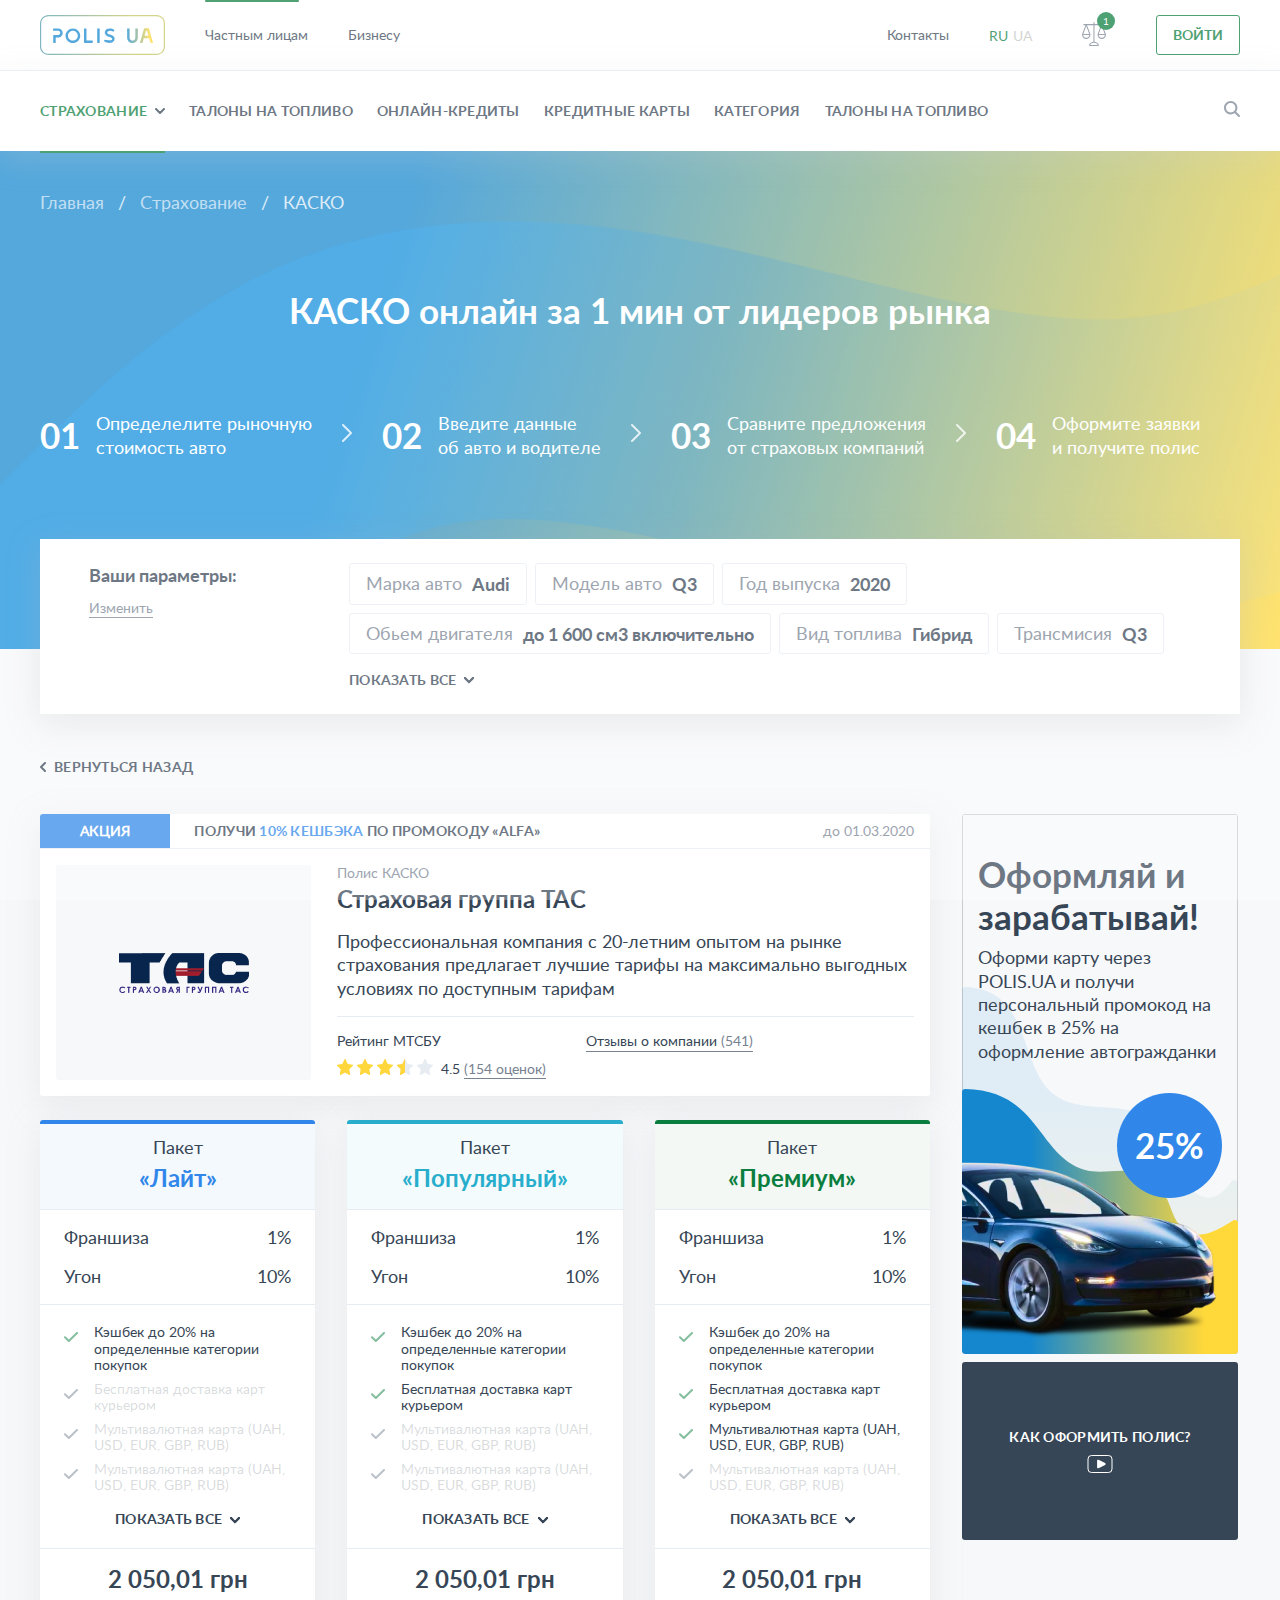
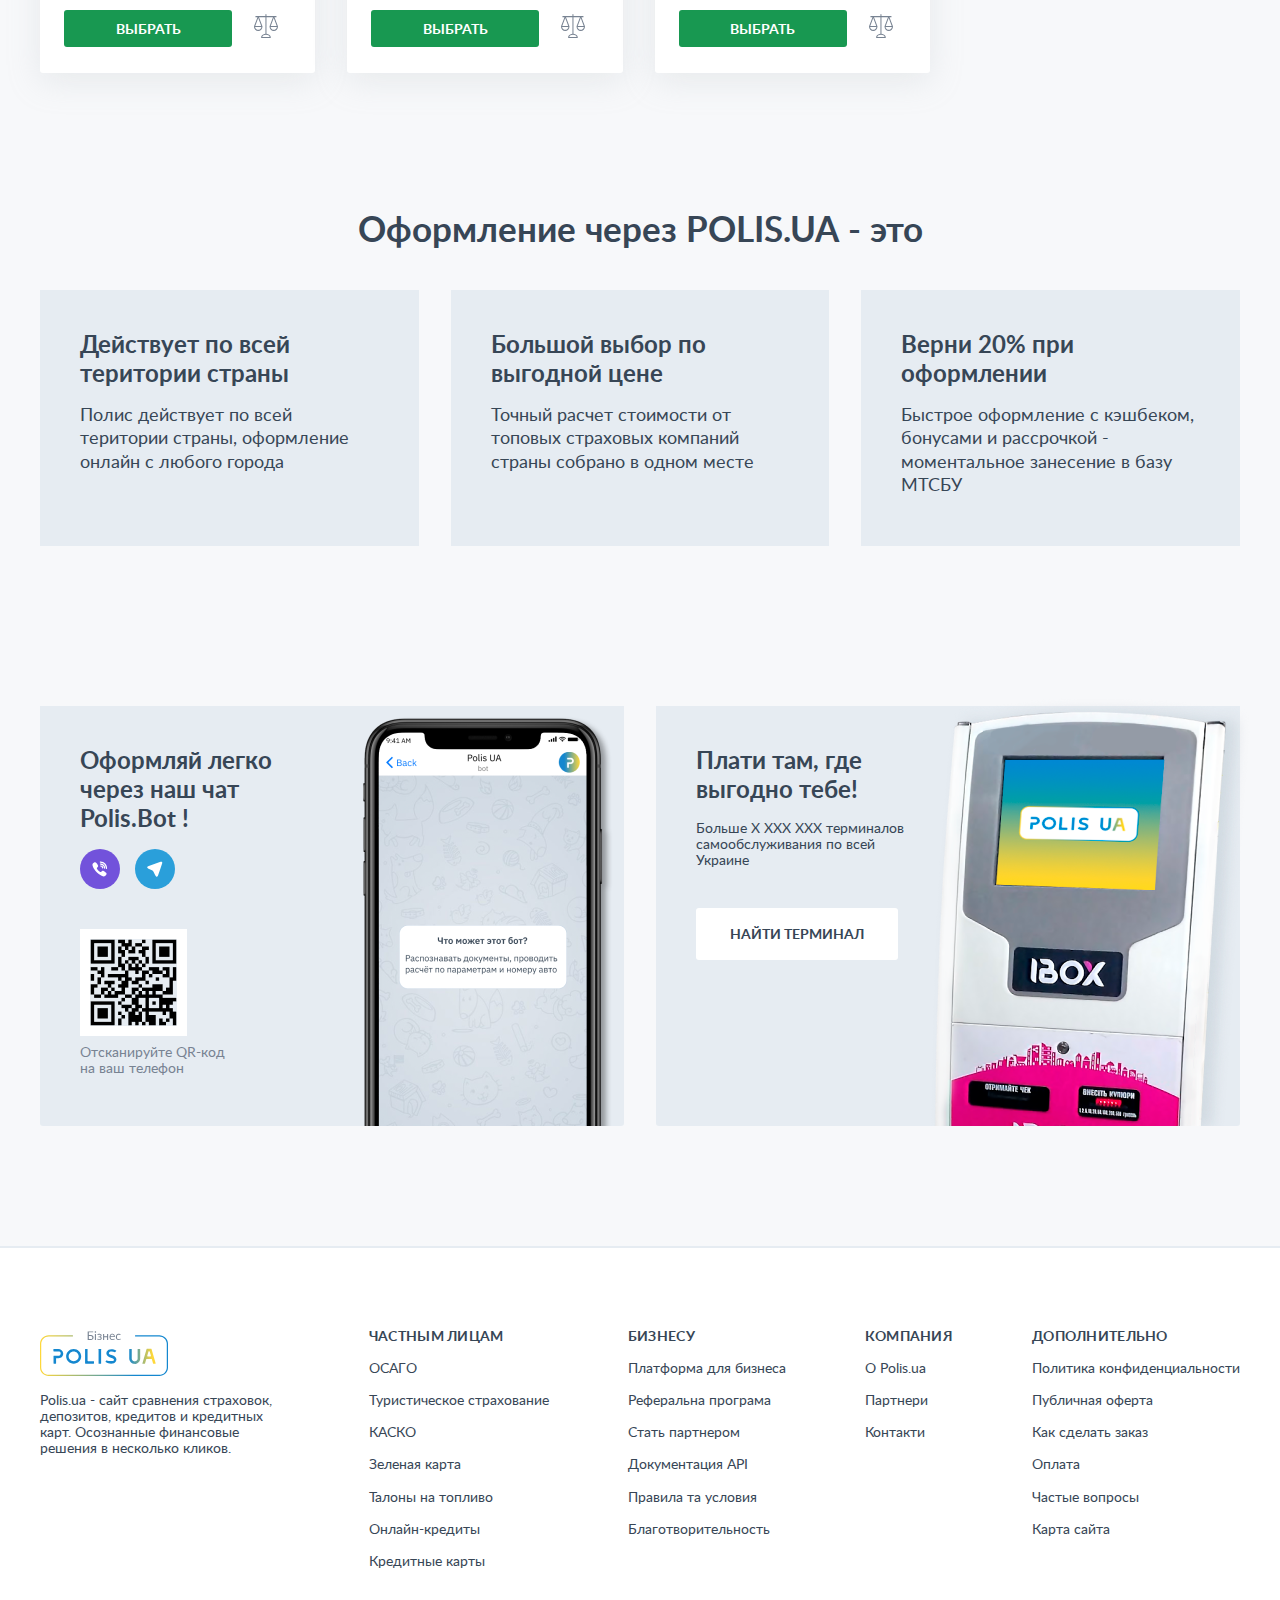
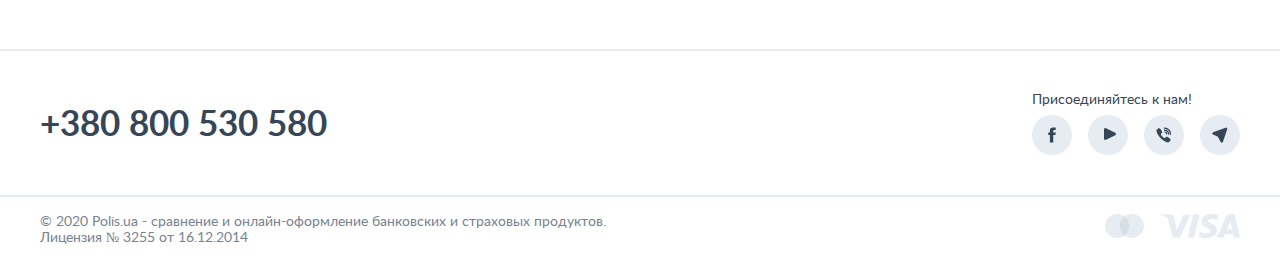
<file: kasco-offer_inside.html>
<!DOCTYPE html>
<html lang="ru">
<head>
	<meta charset="utf-8">
	<title>КАСКО</title>
    
    <meta name="viewport" content="width=device-width, initial-scale=1.0" />
    <meta name="viewport" content="width=device-width, initial-scale=1.0, maximum-scale=1.0, user-scalable=no"> 

    <link rel="stylesheet" type="text/css" href="css/bootstrap.min.css">
    <link rel="stylesheet" type="text/css" href="css/bootstrap-select.min.css">
    <link rel="stylesheet" type="text/css" href="css/ion.rangeSlider.css" />
    <link rel="stylesheet" type="text/css" href="css/swiper.min.css">
    <link rel="stylesheet" type="text/css" href="css/fonts.css" />
    <link rel="stylesheet" type="text/css" href="css/style.css" /> 
    
    <link rel="icon" href="img/favicon.png" type="image/x-icon">
	<link rel="shortcut icon" href="img/favicon.png" type="image/x-icon">
    
    <script src="js/jquery.js"></script>
    <script src="js/bootstrap.min.js"></script>
    
    
    <script src="js/swiper.min.js"></script>
    <script src="js/bootstrap-select.min.js"></script> 
  
</head>
	<body class="js-loading">
       <div id="loader">
            <div class="spinner">
				<svg class="loader" viewBox="0 0 340 340">
                     <circle cx="170" cy="170" r="160" stroke="#1487CF"/>
                     <circle cx="170" cy="170" r="135" stroke="#FFD83A"/>
                     <circle cx="170" cy="170" r="110" stroke="#1487CF"/>
                     <circle cx="170" cy="170" r="85" stroke="#FFD83A"/>
                </svg>
            </div>
        </div><!--/Loader-->
        
        <div id="main">
            <div id="wrapper">
                <header>
                	<div class="header_top">
                    	<div class="container">
                        	<div class="row flex_j-space-between">
                            	<div class="flex">
                                	<a href="#" class="logo">
										<svg width="125" height="40" viewBox="0 0 125 40" fill="none" xmlns="http://www.w3.org/2000/svg">
											<path d="M92.8565 0.000244141H116.512C118.762 0.00332355 120.92 0.888005 122.511 2.46032C124.102 4.03264 124.997 6.16427 125 8.38786V31.6126C124.997 33.8362 124.102 35.9678 122.511 37.5402C120.92 39.1125 118.762 39.9972 116.512 40.0002H8.48764C6.23753 39.9972 4.08048 39.1125 2.48941 37.5402C0.898347 35.9678 0.00311613 33.8362 0 31.6126L0 8.38786C0.00311613 6.16427 0.898347 4.03264 2.48941 2.46032C4.08048 0.888005 6.23753 0.00332355 8.48764 0.000244141H93.1435V1.17686H8.48764C6.55339 1.18019 4.69933 1.94099 3.33161 3.29259C1.96389 4.6442 1.19402 6.47641 1.19064 8.38786V31.6126C1.19402 33.5241 1.96389 35.3563 3.33161 36.7079C4.69933 38.0595 6.55339 38.8203 8.48764 38.8236H116.512C118.447 38.8203 120.301 38.0595 121.668 36.7079C123.036 35.3563 123.806 33.5241 123.809 31.6126V8.38786C123.806 6.47641 123.036 4.6442 121.668 3.29259C120.301 1.94099 118.447 1.18019 116.512 1.17686H92.8565V0.000244141Z" fill="url(#log1)"/>
											<path d="M15.2856 27.9519H13.6307C13.5739 27.952 13.5177 27.9406 13.4655 27.9184C13.4134 27.8963 13.3663 27.8638 13.3273 27.823C13.2884 27.7822 13.2582 27.7339 13.2388 27.6812C13.2194 27.6285 13.2111 27.5724 13.2145 27.5164V20.4577C13.2145 20.3486 13.2583 20.244 13.3364 20.1668C13.4144 20.0897 13.5203 20.0464 13.6307 20.0464H17.9761C18.5112 20.0574 19.0319 19.8744 19.4399 19.532C19.8478 19.1896 20.1148 18.7115 20.1905 18.1879C20.2298 17.8934 20.205 17.594 20.1176 17.3098C20.0302 17.0256 19.8823 16.7631 19.6838 16.54C19.4853 16.317 19.2408 16.1385 18.9668 16.0164C18.6927 15.8944 18.3954 15.8318 18.0948 15.8327H13.5109C13.4005 15.8327 13.2947 15.7894 13.2166 15.7122C13.1386 15.6351 13.0947 15.5305 13.0947 15.4214V13.8587C13.0947 13.7497 13.1386 13.645 13.2166 13.5679C13.2947 13.4908 13.4005 13.4474 13.5109 13.4474H17.8917C19.0524 13.4373 20.1769 13.8466 21.0538 14.5982C21.9306 15.3499 22.4994 16.3922 22.6533 17.5292C22.7164 18.1601 22.6452 18.7971 22.4442 19.3991C22.2432 20.0012 21.9168 20.5549 21.4861 21.0248C21.0554 21.4946 20.5299 21.8701 19.9435 22.1271C19.357 22.3841 18.7226 22.5169 18.0811 22.517H16.118C16.0076 22.517 15.9017 22.5603 15.8237 22.6374C15.7456 22.7146 15.7018 22.8192 15.7018 22.9283V27.5164C15.7051 27.5724 15.6968 27.6285 15.6774 27.6812C15.658 27.7339 15.6279 27.7822 15.5889 27.823C15.5499 27.8638 15.5029 27.8963 15.4507 27.9184C15.3986 27.9406 15.3424 27.952 15.2856 27.9519Z" fill="#1487CF"/>
											<path d="M52.3795 27.9502H44.3797C44.2755 27.9357 44.1807 27.8827 44.1144 27.8019C44.0481 27.7211 44.0152 27.6184 44.0225 27.5147V13.8473C44.0121 13.7416 44.0435 13.636 44.1101 13.5527C44.1767 13.4693 44.2733 13.4147 44.3797 13.4001H46.0347C46.1451 13.4001 46.2509 13.4435 46.329 13.5206C46.407 13.5977 46.4509 13.7023 46.4509 13.8114V25.0344C46.4509 25.1434 46.4947 25.248 46.5728 25.3252C46.6508 25.4023 46.7567 25.4456 46.867 25.4456H52.3197C52.43 25.4456 52.5359 25.489 52.614 25.5661C52.692 25.6432 52.7359 25.7478 52.7359 25.8569V27.5156C52.7431 27.6194 52.7102 27.7221 52.6439 27.8029C52.5776 27.8837 52.4828 27.9367 52.3786 27.9512L52.3795 27.9502Z" fill="#1487CF"/>
											<path d="M59.3459 13.4468H57.5447C57.355 13.4468 57.2012 13.5988 57.2012 13.7863V27.6127C57.2012 27.8002 57.355 27.9522 57.5447 27.9522H59.3459C59.5356 27.9522 59.6895 27.8002 59.6895 27.6127V13.7863C59.6895 13.5988 59.5356 13.4468 59.3459 13.4468Z" fill="#1487CF"/>
											<path d="M73.5574 16.4819C73.4955 16.5635 73.4053 16.6194 73.3041 16.639C73.2029 16.6585 73.098 16.6402 73.0097 16.5877C71.8179 15.9106 70.4219 15.6731 69.0696 15.9174C67.879 16.1764 66.6295 17.1648 67.5973 18.3763C68.2049 19.1407 69.7636 19.3531 70.6333 19.7179C71.9076 20.0851 73.0562 20.7895 73.9549 21.7549C75.6815 24.1081 73.8244 27.1869 71.1692 27.7543C68.7342 28.1402 66.2402 27.6372 64.153 26.3391C64.108 26.3078 64.0698 26.268 64.0405 26.222C64.0112 26.176 63.9915 26.1248 63.9823 26.0712C63.9732 26.0176 63.9749 25.9628 63.9874 25.9099C63.9998 25.857 64.0227 25.807 64.0548 25.7629L64.6977 24.8686C64.7438 24.8012 64.8095 24.7494 64.8861 24.7199C64.9628 24.6905 65.0467 24.6848 65.1267 24.7037C66.6147 25.0335 73.4602 26.3973 72.0791 23.5271C71.6031 22.2563 68.5082 21.751 67.4127 21.233C65.4368 20.327 64.1029 18.2444 65.1149 16.1153C66.6982 12.7746 71.5668 13.2053 74.2572 14.9387C74.3039 14.97 74.3435 15.0103 74.3739 15.0573C74.4043 15.1042 74.4246 15.1568 74.4338 15.2118C74.443 15.2667 74.4408 15.323 74.4273 15.3771C74.4138 15.4312 74.3894 15.482 74.3554 15.5265L73.5574 16.4819Z" fill="#1487CF"/>
											<path d="M97.4387 13.4001H95.7701C95.6597 13.4001 95.5538 13.4435 95.4758 13.5206C95.3977 13.5977 95.3539 13.7023 95.3539 13.8114V22.8092C95.3525 23.2306 95.2561 23.6465 95.0716 24.0264C94.8871 24.4064 94.6192 24.741 94.2874 25.0058C93.9556 25.2706 93.5683 25.4589 93.1535 25.5572C92.7388 25.6554 92.3071 25.6611 91.8899 25.5737C91.2393 25.4306 90.6583 25.0707 90.2444 24.5545C89.8305 24.0382 89.6088 23.397 89.6166 22.7384V13.8473C89.6166 13.7382 89.5728 13.6336 89.4947 13.5565C89.4167 13.4794 89.3108 13.436 89.2004 13.436H87.57C87.4597 13.436 87.3538 13.4794 87.2758 13.5565C87.1977 13.6336 87.1539 13.7382 87.1539 13.8473V22.6229C87.1354 23.9283 87.595 25.1963 88.4481 26.1931C89.3011 27.1899 90.49 27.8484 91.7957 28.0472C92.5501 28.144 93.3168 28.081 94.0447 27.8622C94.7725 27.6434 95.4449 27.274 96.017 26.7784C96.5891 26.2829 97.0479 25.6726 97.3628 24.9882C97.6777 24.3038 97.8414 23.561 97.8432 22.8092V13.8473C97.8481 13.7913 97.8415 13.7349 97.8235 13.6816C97.8056 13.6283 97.7768 13.5791 97.7389 13.5372C97.701 13.4953 97.6548 13.4616 97.6032 13.438C97.5516 13.4144 97.4956 13.4015 97.4387 13.4001Z" fill="url(#log2)"/>
											<path d="M112.949 27.422L108.986 13.6111C108.96 13.5277 108.908 13.4546 108.837 13.4023C108.767 13.35 108.681 13.3212 108.593 13.3201H104.426C104.338 13.3212 104.253 13.35 104.182 13.4023C104.111 13.4546 104.06 13.5277 104.034 13.6111L99.9111 27.9516H102.169C102.257 27.9505 102.343 27.9217 102.413 27.8694C102.484 27.8171 102.536 27.744 102.561 27.6606L103.752 23.5196C103.778 23.4363 103.83 23.3632 103.9 23.3109C103.971 23.2586 104.056 23.2298 104.145 23.2286H108.835C108.923 23.2298 109.008 23.2586 109.079 23.3109C109.149 23.3632 109.201 23.4363 109.227 23.5196L110.418 27.6606C110.444 27.744 110.496 27.8171 110.566 27.8694C110.637 27.9217 110.722 27.9505 110.81 27.9516H112.524C112.591 27.9544 112.657 27.9414 112.717 27.9138C112.777 27.8862 112.83 27.8448 112.871 27.7929C112.911 27.7411 112.939 27.6804 112.951 27.6158C112.963 27.5513 112.96 27.4848 112.94 27.422H112.949ZM107.902 20.7513H105.093C105.029 20.7516 104.965 20.7374 104.908 20.7096C104.85 20.6819 104.8 20.6413 104.761 20.5912C104.722 20.5411 104.695 20.4827 104.682 20.4206C104.67 20.3585 104.672 20.2944 104.688 20.2333L105.879 16.0691C105.901 15.9789 105.952 15.8986 106.025 15.841C106.099 15.7834 106.19 15.752 106.283 15.7519H106.736C106.826 15.7505 106.914 15.7781 106.987 15.8306C107.06 15.8831 107.114 15.9576 107.14 16.0429L108.331 20.2071C108.353 20.2717 108.359 20.3407 108.347 20.4079C108.335 20.4751 108.307 20.5384 108.264 20.5921C108.222 20.6458 108.166 20.6881 108.103 20.7154C108.04 20.7427 107.971 20.754 107.902 20.7483V20.7513Z" fill="url(#log3)"/>
											<path fill-rule="evenodd" clip-rule="evenodd" d="M32.8833 25.533C35.5938 25.533 37.7911 23.3616 37.7911 20.683C37.7911 18.0044 35.5938 15.833 32.8833 15.833C30.1727 15.833 27.9754 18.0044 27.9754 20.683C27.9754 23.3616 30.1727 25.533 32.8833 25.533ZM32.8833 27.958C36.9491 27.958 40.245 24.7009 40.245 20.683C40.245 16.6651 36.9491 13.408 32.8833 13.408C28.8175 13.408 25.5215 16.6651 25.5215 20.683C25.5215 24.7009 28.8175 27.958 32.8833 27.958Z" fill="#1487CF"/>
											<defs>
												<linearGradient id="log1" x1="0" y1="20.0002" x2="125" y2="20.0002" gradientUnits="userSpaceOnUse">
													<stop stop-color="#FFD83A">
														<animate attributeName="stop-color" values="#FFD83A; #1487CF; #FFD83A;" dur="2s" repeatCount="indefinite"></animate>
													</stop>
													<stop offset="0.74" stop-color="#1487CF">
														<animate attributeName="stop-color" values="#1487CF; #FFD83A; #1487CF;" dur="2s" repeatCount="indefinite"></animate>
													</stop>
													<stop offset="1" stop-color="#1487CF">
														<animate attributeName="stop-color" values="#1487CF;#FFD83A;#1487CF;" dur="2s" repeatCount="indefinite"></animate>
													</stop>
												</linearGradient>
												<linearGradient id="log2" x1="86.6081" y1="20.7604" x2="109.841" y2="20.7604" gradientUnits="userSpaceOnUse">
													<stop stop-color="#1487CF"/>
													<stop offset="1" stop-color="#FFD83A"/>
												</linearGradient>
												<linearGradient id="log3" x1="86.6031" y1="20.6214" x2="109.84" y2="20.6214" gradientUnits="userSpaceOnUse">
													<stop stop-color="#1487CF"/>
													<stop offset="1" stop-color="#FFD83A"/>
												</linearGradient>
											</defs>
										</svg>

										
										
										<svg width="100" height="32" viewBox="0 0 100 32" fill="none" xmlns="http://www.w3.org/2000/svg" class="logom">
											<path d="M92.8 0H7.2C3.22355 0 0 3.22355 0 7.2V24.8C0 28.7765 3.22355 32 7.2 32H92.8C96.7765 32 100 28.7765 100 24.8V7.2C100 3.22355 96.7765 0 92.8 0Z" fill="url(#paint0_linear)"/>
											<path d="M92.8001 0.799805H7.20005C3.66543 0.799805 0.800049 3.66518 0.800049 7.1998V24.7998C0.800049 28.3344 3.66543 31.1998 7.20005 31.1998H92.8001C96.3347 31.1998 99.2001 28.3344 99.2001 24.7998V7.1998C99.2001 3.66518 96.3347 0.799805 92.8001 0.799805Z" fill="white"/>
											<path d="M11.04 21.9995H9.68003C9.59701 21.9939 9.51884 21.9584 9.46 21.8996C9.40116 21.8407 9.36564 21.7626 9.36003 21.6795V15.9195C9.36564 15.8365 9.40116 15.7584 9.46 15.6995C9.51884 15.6407 9.59701 15.6052 9.68003 15.5995H13.2C13.6293 15.6081 14.0465 15.4576 14.3714 15.177C14.6964 14.8963 14.906 14.5055 14.96 14.0795C14.9824 13.8459 14.9555 13.6101 14.8812 13.3874C14.8068 13.1647 14.6866 12.9601 14.5283 12.7868C14.37 12.6134 14.1772 12.4751 13.9622 12.3809C13.7472 12.2866 13.5148 12.2385 13.28 12.2395H9.60003C9.51701 12.2339 9.43884 12.1984 9.38 12.1396C9.32116 12.0807 9.28564 12.0026 9.28003 11.9195V10.5595C9.28564 10.4765 9.32116 10.3984 9.38 10.3395C9.43884 10.2807 9.51701 10.2452 9.60003 10.2395H13.12C14.0617 10.228 14.9744 10.5645 15.6831 11.1846C16.3918 11.8047 16.8465 12.6647 16.96 13.5995C17.0164 14.1153 16.9631 14.6372 16.8036 15.1309C16.6441 15.6247 16.382 16.0791 16.0345 16.4644C15.687 16.8496 15.2619 17.1571 14.7872 17.3665C14.3125 17.5759 13.7989 17.6826 13.28 17.6795H11.68C11.597 17.6852 11.5188 17.7207 11.46 17.7795C11.4012 17.8384 11.3656 17.9165 11.36 17.9995V21.7595C11.44 21.8395 11.28 21.9995 11.04 21.9995Z" fill="#1487CF"/>
											<path d="M25.2801 22.0002C24.1092 22.0002 22.9647 21.653 21.9911 21.0025C21.0176 20.352 20.2588 19.4274 19.8107 18.3456C19.3627 17.2639 19.2454 16.0736 19.4739 14.9252C19.7023 13.7769 20.2661 12.722 21.094 11.8941C21.922 11.0662 22.9768 10.5023 24.1252 10.2739C25.2735 10.0455 26.4639 10.1627 27.5456 10.6108C28.6273 11.0589 29.5519 11.8176 30.2024 12.7912C30.8529 13.7647 31.2001 14.9093 31.2001 16.0802C31.2019 16.8581 31.05 17.6287 30.7531 18.3478C30.4563 19.0668 30.0203 19.7202 29.4702 20.2702C28.9201 20.8203 28.2668 21.2563 27.5477 21.5532C26.8287 21.8501 26.058 22.002 25.2801 22.0002ZM25.2801 12.1602C24.5048 12.1602 23.7469 12.3901 23.1023 12.8208C22.4576 13.2515 21.9552 13.8638 21.6585 14.58C21.3618 15.2963 21.2842 16.0845 21.4354 16.8449C21.5867 17.6053 21.96 18.3038 22.5083 18.852C23.0565 19.4002 23.755 19.7736 24.5154 19.9248C25.2758 20.0761 26.0639 19.9985 26.7802 19.7018C27.4965 19.4051 28.1087 18.9026 28.5395 18.258C28.9702 17.6134 29.2001 16.8555 29.2001 16.0802C29.1984 15.041 28.7849 14.0449 28.0501 13.3102C27.3153 12.5754 26.3192 12.1619 25.2801 12.1602Z" fill="#1487CF"/>
											<path d="M40.8802 22.0002H34.4802C34.3971 21.9946 34.319 21.9591 34.2601 21.9003C34.2013 21.8414 34.1658 21.7633 34.1602 21.6802V10.5602C34.1658 10.4772 34.2013 10.399 34.2601 10.3402C34.319 10.2814 34.3971 10.2459 34.4802 10.2402H35.8402C35.9232 10.2459 36.0013 10.2814 36.0602 10.3402C36.119 10.399 36.1545 10.4772 36.1602 10.5602V19.6802C36.1658 19.7633 36.2013 19.8414 36.2601 19.9003C36.319 19.9591 36.3971 19.9946 36.4802 20.0002H40.8802C40.9632 20.0058 41.0413 20.0414 41.1002 20.1002C41.159 20.159 41.1945 20.2372 41.2002 20.3202V21.6802C41.2044 21.7233 41.199 21.7668 41.1844 21.8075C41.1698 21.8483 41.1464 21.8853 41.1158 21.9159C41.0852 21.9465 41.0482 21.9699 41.0074 21.9845C40.9667 21.9991 40.9232 22.0045 40.8802 22.0002Z" fill="#1487CF"/>
											<path d="M46.48 22.0002H45.1201C45.037 21.9946 44.9589 21.9591 44.9 21.9003C44.8412 21.8414 44.8057 21.7633 44.8 21.6802V10.5602C44.8057 10.4772 44.8412 10.399 44.9 10.3402C44.9589 10.2814 45.037 10.2459 45.1201 10.2402H46.48C46.5631 10.2459 46.6412 10.2814 46.7001 10.3402C46.7589 10.399 46.7944 10.4772 46.8 10.5602V21.6802C46.7944 21.7633 46.7589 21.8414 46.7001 21.9003C46.6412 21.9591 46.5631 21.9946 46.48 22.0002Z" fill="#1487CF"/>
											<path d="M57.92 12.6399C57.84 12.7999 57.6001 12.7999 57.4401 12.7199C56.4815 12.1381 55.3392 11.9382 54.2401 12.1599C53.2801 12.3999 52.2401 13.1999 53.0401 14.1599C53.5201 14.7999 54.8 14.9599 55.52 15.2799C56.48 15.6799 57.6 16.0799 58.16 16.9599C59.52 18.8799 58.08 21.3599 55.92 21.8399C53.9685 22.1759 51.9625 21.7461 50.32 20.6399C50.16 20.5599 50.16 20.3199 50.24 20.1599L50.72 19.4399C50.8082 19.3555 50.9197 19.2998 51.04 19.2799C52.24 19.5199 57.7601 20.6399 56.6401 18.3199C56.2401 17.2799 53.76 16.8799 52.88 16.4799C51.28 15.7599 50.24 14.0799 51.04 12.3199C52.32 9.59985 56.24 9.91985 58.4 11.3599C58.56 11.4399 58.56 11.6799 58.48 11.8399L57.92 12.6399Z" fill="#1487CF"/>
											<path d="M77.1202 10.1596H75.7602C75.6772 10.1652 75.5991 10.2007 75.5402 10.2596C75.4814 10.3184 75.4459 10.3966 75.4403 10.4796V17.7596C75.4433 18.1049 75.3679 18.4464 75.2196 18.7583C75.0714 19.0702 74.8543 19.3444 74.5846 19.5601C74.315 19.7758 73.9999 19.9275 73.663 20.0036C73.3262 20.0797 72.9765 20.0784 72.6403 19.9996C72.1183 19.8744 71.6534 19.5778 71.3198 19.1572C70.9863 18.7366 70.8033 18.2164 70.8002 17.6796V10.4796C70.7946 10.3966 70.7591 10.3184 70.7003 10.2596C70.6414 10.2007 70.5633 10.1652 70.4802 10.1596H69.1202C69.0372 10.1652 68.9591 10.2007 68.9002 10.2596C68.8414 10.3184 68.8059 10.3966 68.8002 10.4796V17.5996C68.7901 18.6634 69.1653 19.6949 69.8564 20.5036C70.5475 21.3124 71.5079 21.8438 72.5602 21.9996C73.1666 22.0823 73.7836 22.0346 74.3701 21.8596C74.9565 21.6847 75.4989 21.3865 75.9608 20.9852C76.4228 20.5838 76.7937 20.0884 77.0489 19.5322C77.304 18.9759 77.4374 18.3716 77.4403 17.7596V10.4796C77.4445 10.4365 77.4391 10.3931 77.4245 10.3523C77.4099 10.3116 77.3865 10.2746 77.3559 10.244C77.3253 10.2134 77.2883 10.1899 77.2475 10.1753C77.2068 10.1607 77.1633 10.1554 77.1202 10.1596Z" fill="url(#paint1_linear)"/>
											<path d="M89.5999 21.6001L86.3999 10.3201C86.3199 10.1601 86.2399 10.0801 86.0799 10.0801H82.7199C82.5599 10.0801 82.4799 10.1601 82.3999 10.3201L79.1199 22.0001H80.9599C81.1199 22.0001 81.1999 21.9201 81.2799 21.7601L82.2399 18.4001C82.3199 18.2401 82.3999 18.1601 82.5599 18.1601H86.3199C86.4799 18.1601 86.5599 18.2401 86.6399 18.4001L87.5999 21.7601C87.6799 21.9201 87.7599 22.0001 87.9199 22.0001H89.2799C89.5199 22.0001 89.6799 21.7601 89.5999 21.6001ZM85.5999 16.1601H83.3599C83.1199 16.1601 82.9599 15.9201 83.0399 15.7601L83.9999 12.4001C84.0799 12.2401 84.1599 12.1601 84.3199 12.1601H84.7199C84.8799 12.1601 85.0399 12.2401 85.0399 12.4001L85.9999 15.7601C85.9199 15.9201 85.7599 16.1601 85.5999 16.1601Z" fill="url(#paint2_linear)"/>
											<defs>
											<linearGradient id="paint0_linear" x1="100" y1="32" x2="0" y2="32" gradientUnits="userSpaceOnUse">
												<stop stop-color="#1487CF"/>
												<stop offset="0.293" stop-color="#1487CF"/>
												<stop offset="1" stop-color="#FFD83A"/>
											</linearGradient>
											<linearGradient id="paint1_linear" x1="68.4371" y1="16.158" x2="87.1289" y2="16.158" gradientUnits="userSpaceOnUse">
												<stop stop-color="#1487CF"/>
												<stop offset="0.293" stop-color="#1487CF"/>
												<stop offset="1" stop-color="#FFD83A"/>
											</linearGradient>
											<linearGradient id="paint2_linear" x1="68.43" y1="16.0401" x2="87.132" y2="16.0401" gradientUnits="userSpaceOnUse">
												<stop stop-color="#1487CF"/>
												<stop offset="0.293" stop-color="#1487CF"/>
												<stop offset="1" stop-color="#FFD83A"/>
											</linearGradient>
											</defs>
										</svg>
                                    </a><!-- /logo -->
                                    
                                    <nav>
                                    	<ul class="hover_line">
                                        	<li class="active"><a href="#">Частным лицам</a></li>
                                            <li><a href="#">Бизнесу</a></li>
                                        </ul>
                                    </nav>
                                </div>
                                
                                <div class="flex">
                                	<a href="#" class="contacts">Контакты</a>
                                
                                    <div class="language-block">
                                        <form id="form-language">
                                            <button class="language-select active" type="button" name="RU">RU</button>
                                            <button class="language-select" type="button" name="UA">UA</button>
                                        </form>
                                    </div>
                                
                                    <div id="header_compare">
                                        <div class="compare_show">
                                            <div class="ico">
                                                <svg width="24" height="24" viewBox="0 0 24 24" fill="none" xmlns="http://www.w3.org/2000/svg">
<path d="M23.9592 12.2101L23.9388 12.2208L20.4956 3.17235H22.0667C22.3484 3.17235 22.5768 2.93119 22.5768 2.63375C22.5768 2.33631 22.3484 2.09515 22.0667 2.09515H12.4667V0.5386C12.4667 0.241158 12.2383 0 11.9566 0C11.6749 0 11.4465 0.241158 11.4465 0.5386V2.08977H1.85165C1.56995 2.08977 1.34155 2.33092 1.34155 2.62837C1.34155 2.92581 1.56995 3.16697 1.85165 3.16697H3.48905L0.0408077 12.2101C0.0153029 12.2731 0.00146653 12.3408 0 12.4093C0 14.8827 1.89896 16.8878 4.24145 16.8878C6.58393 16.8878 8.48289 14.8827 8.48289 12.4093C8.48142 12.3408 8.46759 12.2731 8.44208 12.2101L4.99894 3.16158H11.4465V19.8151C9.01339 20.009 7.11073 21.5709 7.11073 23.4614C7.11073 23.7588 7.33913 24 7.62083 24H16.2925C16.5742 24 16.8026 23.7588 16.8026 23.4614C16.8026 21.5709 14.8999 20.009 12.4667 19.8151V3.16158H18.9807L15.5579 12.2101C15.5324 12.2731 15.5186 12.3408 15.5171 12.4093C15.5171 14.8827 17.4161 16.8878 19.7586 16.8878C22.101 16.8878 24 14.8827 24 12.4093C23.9985 12.3408 23.9847 12.2731 23.9592 12.2101ZM4.2389 15.8187C2.659 15.8164 1.3135 14.6055 1.061 12.9587H7.39639C7.14517 14.5975 5.81107 15.8059 4.2389 15.8187ZM7.21275 11.8815H1.27524L4.2491 4.06643L7.21275 11.8815ZM15.6905 22.9228H8.21764C8.59511 21.7648 10.1509 20.8707 11.9515 20.8707C13.7522 20.8707 15.3131 21.7648 15.6905 22.9228ZM19.7356 4.07181L22.6993 11.8815H16.7617L19.7356 4.07181ZM19.7356 15.8187V15.8241C18.1618 15.8108 16.8271 14.5996 16.5781 12.9587H22.9135C22.661 14.6055 21.3155 15.8164 19.7356 15.8187Z" fill="#788392"/>
</svg>
                                            </div>
                                            <div class="value">1</div>
                                        </div>
                                        <div class="compare-block">
                                            <div class="head">
                                                <div class="ico">
                                                    <svg width="24" height="24" viewBox="0 0 24 24" fill="none" xmlns="http://www.w3.org/2000/svg">
<path d="M23.9592 12.2101L23.9388 12.2208L20.4956 3.17235H22.0667C22.3484 3.17235 22.5768 2.93119 22.5768 2.63375C22.5768 2.33631 22.3484 2.09515 22.0667 2.09515H12.4667V0.5386C12.4667 0.241158 12.2383 0 11.9566 0C11.6749 0 11.4465 0.241158 11.4465 0.5386V2.08977H1.85165C1.56995 2.08977 1.34155 2.33092 1.34155 2.62837C1.34155 2.92581 1.56995 3.16697 1.85165 3.16697H3.48905L0.0408077 12.2101C0.0153029 12.2731 0.00146653 12.3408 0 12.4093C0 14.8827 1.89896 16.8878 4.24145 16.8878C6.58393 16.8878 8.48289 14.8827 8.48289 12.4093C8.48142 12.3408 8.46759 12.2731 8.44208 12.2101L4.99894 3.16158H11.4465V19.8151C9.01339 20.009 7.11073 21.5709 7.11073 23.4614C7.11073 23.7588 7.33913 24 7.62083 24H16.2925C16.5742 24 16.8026 23.7588 16.8026 23.4614C16.8026 21.5709 14.8999 20.009 12.4667 19.8151V3.16158H18.9807L15.5579 12.2101C15.5324 12.2731 15.5186 12.3408 15.5171 12.4093C15.5171 14.8827 17.4161 16.8878 19.7586 16.8878C22.101 16.8878 24 14.8827 24 12.4093C23.9985 12.3408 23.9847 12.2731 23.9592 12.2101ZM4.2389 15.8187C2.659 15.8164 1.3135 14.6055 1.061 12.9587H7.39639C7.14517 14.5975 5.81107 15.8059 4.2389 15.8187ZM7.21275 11.8815H1.27524L4.2491 4.06643L7.21275 11.8815ZM15.6905 22.9228H8.21764C8.59511 21.7648 10.1509 20.8707 11.9515 20.8707C13.7522 20.8707 15.3131 21.7648 15.6905 22.9228ZM19.7356 4.07181L22.6993 11.8815H16.7617L19.7356 4.07181ZM19.7356 15.8187V15.8241C18.1618 15.8108 16.8271 14.5996 16.5781 12.9587H22.9135C22.661 14.6055 21.3155 15.8164 19.7356 15.8187Z" fill="#788392"/></svg>
                                                </div>
                                                <div class="tit">Лист сравнения</div>
                                            </div>
                                            <a href="#" class="list flex">
                                                <p>КАСКО (3)</p>
                                                <span class="remove"><svg width="18" height="18" viewBox="0 0 18 18" fill="none" xmlns="http://www.w3.org/2000/svg"><path d="M1.00122 1L16.9995 17" stroke="#CCCCCC" stroke-width="2" stroke-linecap="round" stroke-linejoin="round"/><path d="M16.9983 1L0.999999 17" stroke="#CCCCCC" stroke-width="2" stroke-linecap="round" stroke-linejoin="round"/></svg></span>
                                            </a>
                                            <div class="btn-block">
                                                <a href="#" class="btn"><span>перейти к сравнению</span><svg width="6" height="10" viewBox="0 0 6 10" fill="none" xmlns="http://www.w3.org/2000/svg"><path d="M1 1L5 5L1 9" stroke="#0A7E3E" stroke-width="2" stroke-linecap="round" stroke-linejoin="round"/><path d="M1 1L5 5L1 9" stroke="#189851" stroke-width="2" stroke-linecap="round" stroke-linejoin="round"/></svg></a>
                                            </div>
                                            <div class="empty">Ничего не добавлено</div>                                    
                                        </div>
                                    </div>
                                
                                    
                                    <div class="login">
                                        <a href="#" class="btn">
                                            <span>Войти</span>
                                        </a>
                                    </div>
                                    
                                    <!-- menu adaptive -->
                                    <div id="adaptive_menu">
										<div class="pannel-hide menu-hide"></div>
                                        <div class="flex">
                                            <div class="form-group search">
                                                <div class="search-panel">
                                                    <div class="input-group">
                                                        <input type="search" name="search" placeholder="Поиск" value="" class="form-control">
                                                        <button type="button"><svg width="16" height="16" viewBox="0 0 16 16" fill="none" xmlns="http://www.w3.org/2000/svg">
                    <path fill-rule="evenodd" clip-rule="evenodd" d="M11.4088 6.70438C11.4088 9.30253 9.30253 11.4088 6.70438 11.4088C4.10622 11.4088 2 9.30253 2 6.70438C2 4.10622 4.10622 2 6.70438 2C9.30253 2 11.4088 4.10622 11.4088 6.70438ZM10.6875 12.0978C9.5738 12.9217 8.19597 13.4088 6.70438 13.4088C3.00165 13.4088 0 10.4071 0 6.70438C0 3.00165 3.00165 0 6.70438 0C10.4071 0 13.4088 3.00165 13.4088 6.70438C13.4088 8.19597 12.9217 9.5738 12.0978 10.6875C12.1164 10.7035 12.1345 10.7203 12.1522 10.7379L15.7077 14.2935C16.0982 14.684 16.0982 15.3172 15.7077 15.7077C15.3172 16.0982 14.684 16.0982 14.2935 15.7077L10.7379 12.1522C10.7203 12.1345 10.7035 12.1164 10.6875 12.0978Z" fill="#788392"/></svg></button>
                                                    </div>
                                                </div>
                                                <div class="show-search"><svg width="16" height="16" viewBox="0 0 16 16" fill="none"><path fill-rule="evenodd" clip-rule="evenodd" d="M11.4088 6.70438C11.4088 9.30253 9.30253 11.4088 6.70438 11.4088C4.10622 11.4088 2 9.30253 2 6.70438C2 4.10622 4.10622 2 6.70438 2C9.30253 2 11.4088 4.10622 11.4088 6.70438ZM10.6875 12.0978C9.5738 12.9217 8.19597 13.4088 6.70438 13.4088C3.00165 13.4088 0 10.4071 0 6.70438C0 3.00165 3.00165 0 6.70438 0C10.4071 0 13.4088 3.00165 13.4088 6.70438C13.4088 8.19597 12.9217 9.5738 12.0978 10.6875C12.1164 10.7035 12.1345 10.7203 12.1522 10.7379L15.7077 14.2935C16.0982 14.684 16.0982 15.3172 15.7077 15.7077C15.3172 16.0982 14.684 16.0982 14.2935 15.7077L10.7379 12.1522C10.7203 12.1345 10.7035 12.1164 10.6875 12.0978Z" fill="#788392"></path></svg>
                                                </div>
                                            </div>
                                            
                                            <div class="menu-ico menu-show">
                                                <svg width="16" height="12" viewBox="0 0 16 12" fill="none">
                                                    <path d="M1 1H15M1 6H10M1 11H5" stroke="#374656" stroke-width="2" stroke-linecap="round" stroke-linejoin="round"/>
                                                </svg>
                                            </div>
                                        </div>
                                        <div class="mmenu">
                                        	<div class="menu-head flex flex_j-space-between">
                                            	<a href="#" class="logo polis">
													<svg width="100" height="32" viewBox="0 0 100 32" fill="none" xmlns="http://www.w3.org/2000/svg">
														<path d="M92.8 0H7.2C3.22355 0 0 3.22355 0 7.2V24.8C0 28.7765 3.22355 32 7.2 32H92.8C96.7765 32 100 28.7765 100 24.8V7.2C100 3.22355 96.7765 0 92.8 0Z" fill="url(#paint0_linear)"/>
														<path d="M92.8001 0.799805H7.20005C3.66543 0.799805 0.800049 3.66518 0.800049 7.1998V24.7998C0.800049 28.3344 3.66543 31.1998 7.20005 31.1998H92.8001C96.3347 31.1998 99.2001 28.3344 99.2001 24.7998V7.1998C99.2001 3.66518 96.3347 0.799805 92.8001 0.799805Z" fill="white"/>
														<path d="M11.04 21.9995H9.68003C9.59701 21.9939 9.51884 21.9584 9.46 21.8996C9.40116 21.8407 9.36564 21.7626 9.36003 21.6795V15.9195C9.36564 15.8365 9.40116 15.7584 9.46 15.6995C9.51884 15.6407 9.59701 15.6052 9.68003 15.5995H13.2C13.6293 15.6081 14.0465 15.4576 14.3714 15.177C14.6964 14.8963 14.906 14.5055 14.96 14.0795C14.9824 13.8459 14.9555 13.6101 14.8812 13.3874C14.8068 13.1647 14.6866 12.9601 14.5283 12.7868C14.37 12.6134 14.1772 12.4751 13.9622 12.3809C13.7472 12.2866 13.5148 12.2385 13.28 12.2395H9.60003C9.51701 12.2339 9.43884 12.1984 9.38 12.1396C9.32116 12.0807 9.28564 12.0026 9.28003 11.9195V10.5595C9.28564 10.4765 9.32116 10.3984 9.38 10.3395C9.43884 10.2807 9.51701 10.2452 9.60003 10.2395H13.12C14.0617 10.228 14.9744 10.5645 15.6831 11.1846C16.3918 11.8047 16.8465 12.6647 16.96 13.5995C17.0164 14.1153 16.9631 14.6372 16.8036 15.1309C16.6441 15.6247 16.382 16.0791 16.0345 16.4644C15.687 16.8496 15.2619 17.1571 14.7872 17.3665C14.3125 17.5759 13.7989 17.6826 13.28 17.6795H11.68C11.597 17.6852 11.5188 17.7207 11.46 17.7795C11.4012 17.8384 11.3656 17.9165 11.36 17.9995V21.7595C11.44 21.8395 11.28 21.9995 11.04 21.9995Z" fill="#1487CF"/>
														<path d="M25.2801 22.0002C24.1092 22.0002 22.9647 21.653 21.9911 21.0025C21.0176 20.352 20.2588 19.4274 19.8107 18.3456C19.3627 17.2639 19.2454 16.0736 19.4739 14.9252C19.7023 13.7769 20.2661 12.722 21.094 11.8941C21.922 11.0662 22.9768 10.5023 24.1252 10.2739C25.2735 10.0455 26.4639 10.1627 27.5456 10.6108C28.6273 11.0589 29.5519 11.8176 30.2024 12.7912C30.8529 13.7647 31.2001 14.9093 31.2001 16.0802C31.2019 16.8581 31.05 17.6287 30.7531 18.3478C30.4563 19.0668 30.0203 19.7202 29.4702 20.2702C28.9201 20.8203 28.2668 21.2563 27.5477 21.5532C26.8287 21.8501 26.058 22.002 25.2801 22.0002ZM25.2801 12.1602C24.5048 12.1602 23.7469 12.3901 23.1023 12.8208C22.4576 13.2515 21.9552 13.8638 21.6585 14.58C21.3618 15.2963 21.2842 16.0845 21.4354 16.8449C21.5867 17.6053 21.96 18.3038 22.5083 18.852C23.0565 19.4002 23.755 19.7736 24.5154 19.9248C25.2758 20.0761 26.0639 19.9985 26.7802 19.7018C27.4965 19.4051 28.1087 18.9026 28.5395 18.258C28.9702 17.6134 29.2001 16.8555 29.2001 16.0802C29.1984 15.041 28.7849 14.0449 28.0501 13.3102C27.3153 12.5754 26.3192 12.1619 25.2801 12.1602Z" fill="#1487CF"/>
														<path d="M40.8802 22.0002H34.4802C34.3971 21.9946 34.319 21.9591 34.2601 21.9003C34.2013 21.8414 34.1658 21.7633 34.1602 21.6802V10.5602C34.1658 10.4772 34.2013 10.399 34.2601 10.3402C34.319 10.2814 34.3971 10.2459 34.4802 10.2402H35.8402C35.9232 10.2459 36.0013 10.2814 36.0602 10.3402C36.119 10.399 36.1545 10.4772 36.1602 10.5602V19.6802C36.1658 19.7633 36.2013 19.8414 36.2601 19.9003C36.319 19.9591 36.3971 19.9946 36.4802 20.0002H40.8802C40.9632 20.0058 41.0413 20.0414 41.1002 20.1002C41.159 20.159 41.1945 20.2372 41.2002 20.3202V21.6802C41.2044 21.7233 41.199 21.7668 41.1844 21.8075C41.1698 21.8483 41.1464 21.8853 41.1158 21.9159C41.0852 21.9465 41.0482 21.9699 41.0074 21.9845C40.9667 21.9991 40.9232 22.0045 40.8802 22.0002Z" fill="#1487CF"/>
														<path d="M46.48 22.0002H45.1201C45.037 21.9946 44.9589 21.9591 44.9 21.9003C44.8412 21.8414 44.8057 21.7633 44.8 21.6802V10.5602C44.8057 10.4772 44.8412 10.399 44.9 10.3402C44.9589 10.2814 45.037 10.2459 45.1201 10.2402H46.48C46.5631 10.2459 46.6412 10.2814 46.7001 10.3402C46.7589 10.399 46.7944 10.4772 46.8 10.5602V21.6802C46.7944 21.7633 46.7589 21.8414 46.7001 21.9003C46.6412 21.9591 46.5631 21.9946 46.48 22.0002Z" fill="#1487CF"/>
														<path d="M57.92 12.6399C57.84 12.7999 57.6001 12.7999 57.4401 12.7199C56.4815 12.1381 55.3392 11.9382 54.2401 12.1599C53.2801 12.3999 52.2401 13.1999 53.0401 14.1599C53.5201 14.7999 54.8 14.9599 55.52 15.2799C56.48 15.6799 57.6 16.0799 58.16 16.9599C59.52 18.8799 58.08 21.3599 55.92 21.8399C53.9685 22.1759 51.9625 21.7461 50.32 20.6399C50.16 20.5599 50.16 20.3199 50.24 20.1599L50.72 19.4399C50.8082 19.3555 50.9197 19.2998 51.04 19.2799C52.24 19.5199 57.7601 20.6399 56.6401 18.3199C56.2401 17.2799 53.76 16.8799 52.88 16.4799C51.28 15.7599 50.24 14.0799 51.04 12.3199C52.32 9.59985 56.24 9.91985 58.4 11.3599C58.56 11.4399 58.56 11.6799 58.48 11.8399L57.92 12.6399Z" fill="#1487CF"/>
														<path d="M77.1202 10.1596H75.7602C75.6772 10.1652 75.5991 10.2007 75.5402 10.2596C75.4814 10.3184 75.4459 10.3966 75.4403 10.4796V17.7596C75.4433 18.1049 75.3679 18.4464 75.2196 18.7583C75.0714 19.0702 74.8543 19.3444 74.5846 19.5601C74.315 19.7758 73.9999 19.9275 73.663 20.0036C73.3262 20.0797 72.9765 20.0784 72.6403 19.9996C72.1183 19.8744 71.6534 19.5778 71.3198 19.1572C70.9863 18.7366 70.8033 18.2164 70.8002 17.6796V10.4796C70.7946 10.3966 70.7591 10.3184 70.7003 10.2596C70.6414 10.2007 70.5633 10.1652 70.4802 10.1596H69.1202C69.0372 10.1652 68.9591 10.2007 68.9002 10.2596C68.8414 10.3184 68.8059 10.3966 68.8002 10.4796V17.5996C68.7901 18.6634 69.1653 19.6949 69.8564 20.5036C70.5475 21.3124 71.5079 21.8438 72.5602 21.9996C73.1666 22.0823 73.7836 22.0346 74.3701 21.8596C74.9565 21.6847 75.4989 21.3865 75.9608 20.9852C76.4228 20.5838 76.7937 20.0884 77.0489 19.5322C77.304 18.9759 77.4374 18.3716 77.4403 17.7596V10.4796C77.4445 10.4365 77.4391 10.3931 77.4245 10.3523C77.4099 10.3116 77.3865 10.2746 77.3559 10.244C77.3253 10.2134 77.2883 10.1899 77.2475 10.1753C77.2068 10.1607 77.1633 10.1554 77.1202 10.1596Z" fill="url(#paint1_linear)"/>
														<path d="M89.5999 21.6001L86.3999 10.3201C86.3199 10.1601 86.2399 10.0801 86.0799 10.0801H82.7199C82.5599 10.0801 82.4799 10.1601 82.3999 10.3201L79.1199 22.0001H80.9599C81.1199 22.0001 81.1999 21.9201 81.2799 21.7601L82.2399 18.4001C82.3199 18.2401 82.3999 18.1601 82.5599 18.1601H86.3199C86.4799 18.1601 86.5599 18.2401 86.6399 18.4001L87.5999 21.7601C87.6799 21.9201 87.7599 22.0001 87.9199 22.0001H89.2799C89.5199 22.0001 89.6799 21.7601 89.5999 21.6001ZM85.5999 16.1601H83.3599C83.1199 16.1601 82.9599 15.9201 83.0399 15.7601L83.9999 12.4001C84.0799 12.2401 84.1599 12.1601 84.3199 12.1601H84.7199C84.8799 12.1601 85.0399 12.2401 85.0399 12.4001L85.9999 15.7601C85.9199 15.9201 85.7599 16.1601 85.5999 16.1601Z" fill="url(#paint2_linear)"/>
														<defs>
														<linearGradient id="paint0_linear" x1="100" y1="32" x2="0" y2="32" gradientUnits="userSpaceOnUse">
															<stop stop-color="#1487CF"/>
															<stop offset="0.293" stop-color="#1487CF"/>
															<stop offset="1" stop-color="#FFD83A"/>
														</linearGradient>
														<linearGradient id="paint1_linear" x1="68.4371" y1="16.158" x2="87.1289" y2="16.158" gradientUnits="userSpaceOnUse">
															<stop stop-color="#1487CF"/>
															<stop offset="0.293" stop-color="#1487CF"/>
															<stop offset="1" stop-color="#FFD83A"/>
														</linearGradient>
														<linearGradient id="paint2_linear" x1="68.43" y1="16.0401" x2="87.132" y2="16.0401" gradientUnits="userSpaceOnUse">
															<stop stop-color="#1487CF"/>
															<stop offset="0.293" stop-color="#1487CF"/>
															<stop offset="1" stop-color="#FFD83A"/>
														</linearGradient>
														</defs>
													</svg>
                                                </a><!-- /logo -->
                                                
                                                <div class="flex">
                                                    <div class="form-group search">
                                                        <div class="search-panel">
                                                            <div class="input-group">
                                                                <input type="search" name="search" placeholder="Поиск" value="" class="form-control">
                                                                <button type="button"><svg width="16" height="16" viewBox="0 0 16 16" fill="none" xmlns="http://www.w3.org/2000/svg">
                            <path fill-rule="evenodd" clip-rule="evenodd" d="M11.4088 6.70438C11.4088 9.30253 9.30253 11.4088 6.70438 11.4088C4.10622 11.4088 2 9.30253 2 6.70438C2 4.10622 4.10622 2 6.70438 2C9.30253 2 11.4088 4.10622 11.4088 6.70438ZM10.6875 12.0978C9.5738 12.9217 8.19597 13.4088 6.70438 13.4088C3.00165 13.4088 0 10.4071 0 6.70438C0 3.00165 3.00165 0 6.70438 0C10.4071 0 13.4088 3.00165 13.4088 6.70438C13.4088 8.19597 12.9217 9.5738 12.0978 10.6875C12.1164 10.7035 12.1345 10.7203 12.1522 10.7379L15.7077 14.2935C16.0982 14.684 16.0982 15.3172 15.7077 15.7077C15.3172 16.0982 14.684 16.0982 14.2935 15.7077L10.7379 12.1522C10.7203 12.1345 10.7035 12.1164 10.6875 12.0978Z" fill="#788392"/></svg></button>
                                                            </div>
                                                        </div>
                                                        <div class="show-search"><svg width="16" height="16" viewBox="0 0 16 16" fill="none"><path fill-rule="evenodd" clip-rule="evenodd" d="M11.4088 6.70438C11.4088 9.30253 9.30253 11.4088 6.70438 11.4088C4.10622 11.4088 2 9.30253 2 6.70438C2 4.10622 4.10622 2 6.70438 2C9.30253 2 11.4088 4.10622 11.4088 6.70438ZM10.6875 12.0978C9.5738 12.9217 8.19597 13.4088 6.70438 13.4088C3.00165 13.4088 0 10.4071 0 6.70438C0 3.00165 3.00165 0 6.70438 0C10.4071 0 13.4088 3.00165 13.4088 6.70438C13.4088 8.19597 12.9217 9.5738 12.0978 10.6875C12.1164 10.7035 12.1345 10.7203 12.1522 10.7379L15.7077 14.2935C16.0982 14.684 16.0982 15.3172 15.7077 15.7077C15.3172 16.0982 14.684 16.0982 14.2935 15.7077L10.7379 12.1522C10.7203 12.1345 10.7035 12.1164 10.6875 12.0978Z" fill="#788392"/></svg>
                                                        </div>
                                                    </div>
                                                    <div class="menu-ico menu-hide">
                                                        <svg width="16" height="12" viewBox="0 0 16 12" fill="none">
                                                            <path d="M1 1H15M1 6H10M1 11H5" stroke="#374656" stroke-width="2" stroke-linecap="round" stroke-linejoin="round"/>
                                                        </svg>
                                                    </div>
                                                </div>
                                            </div><!-- menu-head -->
                                            
                                            <div class="menu-body">
                                            	<div class="login flex flex_j-space-between line-block">
                                                	<div class="tit">Кабинет</div>
                                                    <a href="#" class="btn">
                                                        <span>Войти</span>
                                                    </a>
                                                </div><!-- login -->
                                                <div class="m-accordion">
                                                    <div class="m_accordion-item">
                                                    	<div class="m_accordion-tit flex flex_j-space-between line-block">
                                                    		<div class="tit tit-bold">Частным лицам</div>
                                                            <div class="ico"><svg width="6" height="10" viewBox="0 0 6 10" fill="none"><path d="M1 1L5 5L1 9" stroke="#374656" stroke-width="2" stroke-linecap="round" stroke-linejoin="round"/></svg></div>
                                                    	</div>
                                                        <div class="m_accordion-panel">
                                                        	<ul>
                                                            	<li class="mpanel">
                                                                	<div class="mpanel_link flex flex_j-space-between">
                                                                		<div class="tit">Cтрахование</div>
                                                                        <div class="ico"><svg width="6" height="10" viewBox="0 0 6 10" fill="none"><path d="M1 1L5 5L1 9" stroke="#374656" stroke-width="2" stroke-linecap="round" stroke-linejoin="round"/></svg></div>
                                                                    </div>
                                                                    <div class="mpanel-body">
                                                                    	<div class="mpanel-back flex">
                                                                        	<div class="ico"><svg width="6" height="10" viewBox="0 0 6 10" fill="none"><path d="M5 9L1 5L5 1" stroke="#374656" stroke-width="2" stroke-linecap="round" stroke-linejoin="round"/></svg></div>
                                                                            <div class="tit tit-bold">Cтрахование</div>
                                                                        </div>
                                                                        <ul>
                                                                            <li><a href="#" class="tit">ОСАГО</a></li>
                                                                            <li><a href="#" class="tit">Туристическое страхование</a></li>
                                                                            <li><a href="#" class="tit">КАСКО</a></li>
                                                                            <li><a href="#" class="tit">Зеленая карта</a></li>
                                                                        </ul>
                                                                        <div class="plans">
                                                                            <div class="item">
                                                                                <div class="img"><img src="img/1.jpg" alt=""/></div>
                                                                                <div class="flex flex_j-space-between">
                                                                                    <div class="tit">осаго</div>
                                                                                    <div class="value">от 600 грн</div>
                                                                                </div>
                                                                            </div>
                                                                            <div class="item">
                                                                                <div class="img"><img src="img/2.jpg" alt=""/></div>
                                                                                <div class="flex flex_j-space-between">
                                                                                    <div class="tit">Європа, Турція, Єгипет</div>
                                                                                    <div class="value">от 50 грн</div>
                                                                                </div>
                                                                            </div>
                                                                        </div>
                                                                    </div>
                                                                </li>
                                                                <li><a href="#" class="tit">Реферальная программа</a></li>
                                                                <li><a href="#" class="tit">Онлайн-кредиты</a></li>
                                                                <li><a href="#" class="tit">Кредитные карты</a></li>
                                                                <li><a href="#" class="tit">Реферальная программа</a></li>
                                                            </ul>
                                                        </div>
                                                    </div><!-- m_accordion-item -->
                                                    
                                                    <div class="m_accordion-item">
                                                    	<div class="m_accordion-tit flex flex_j-space-between line-block">
                                                    		<div class="tit tit-bold">Бизнесу</div>
                                                            <div class="ico"><svg width="6" height="10" viewBox="0 0 6 10" fill="none"><path d="M1 1L5 5L1 9" stroke="#374656" stroke-width="2" stroke-linecap="round" stroke-linejoin="round"/></svg></div>
                                                    	</div>
                                                        <div class="m_accordion-panel">
                                                        	<ul>
                                                                <li><a href="#" class="tit">Платформа для бизнеса</a></li>
                                                                <li><a href="#" class="tit">Стать партнером</a></li>
                                                                <li><a href="#" class="tit">Документация API</a></li>
                                                                <li><a href="#" class="tit">Правила та условия</a></li>
                                                                <li><a href="#" class="tit">Благотворительность</a></li>
                                                            </ul>
                                                        </div>
                                                    </div><!-- m_accordion-item -->
                                                    <a href="#" class="tit tit-bold line-block">Реферальная программа</a>
                                                </div><!-- m_accordion -->
                                            </div><!-- menu-body -->
                                            
                                            <div class="menu-footer">
                                                <div class="mpanel m-compare">
                                                    <div class="mpanel_link flex flex_j-space-between line-block">
                                                        <div class="tit tit-bold">Лист сравнение</div>
                                                        <div class="compare_ico">
                                                            <div class="ico">
                                                                <svg width="24" height="24" viewBox="0 0 24 24"><path d="M23.9592 12.2101L23.9388 12.2208L20.4956 3.17235H22.0667C22.3484 3.17235 22.5768 2.93119 22.5768 2.63375C22.5768 2.33631 22.3484 2.09515 22.0667 2.09515H12.4667V0.5386C12.4667 0.241158 12.2383 0 11.9566 0C11.6749 0 11.4465 0.241158 11.4465 0.5386V2.08977H1.85165C1.56995 2.08977 1.34155 2.33092 1.34155 2.62837C1.34155 2.92581 1.56995 3.16697 1.85165 3.16697H3.48905L0.0408077 12.2101C0.0153029 12.2731 0.00146653 12.3408 0 12.4093C0 14.8827 1.89896 16.8878 4.24145 16.8878C6.58393 16.8878 8.48289 14.8827 8.48289 12.4093C8.48142 12.3408 8.46759 12.2731 8.44208 12.2101L4.99894 3.16158H11.4465V19.8151C9.01339 20.009 7.11073 21.5709 7.11073 23.4614C7.11073 23.7588 7.33913 24 7.62083 24H16.2925C16.5742 24 16.8026 23.7588 16.8026 23.4614C16.8026 21.5709 14.8999 20.009 12.4667 19.8151V3.16158H18.9807L15.5579 12.2101C15.5324 12.2731 15.5186 12.3408 15.5171 12.4093C15.5171 14.8827 17.4161 16.8878 19.7586 16.8878C22.101 16.8878 24 14.8827 24 12.4093C23.9985 12.3408 23.9847 12.2731 23.9592 12.2101ZM4.2389 15.8187C2.659 15.8164 1.3135 14.6055 1.061 12.9587H7.39639C7.14517 14.5975 5.81107 15.8059 4.2389 15.8187ZM7.21275 11.8815H1.27524L4.2491 4.06643L7.21275 11.8815ZM15.6905 22.9228H8.21764C8.59511 21.7648 10.1509 20.8707 11.9515 20.8707C13.7522 20.8707 15.3131 21.7648 15.6905 22.9228ZM19.7356 4.07181L22.6993 11.8815H16.7617L19.7356 4.07181ZM19.7356 15.8187V15.8241C18.1618 15.8108 16.8271 14.5996 16.5781 12.9587H22.9135C22.661 14.6055 21.3155 15.8164 19.7356 15.8187Z" fill="#788392"></path></svg>
                                                            </div>
                                                            <div class="value">1</div>
                                                        </div>
                                                    </div>
                                                    <div class="mpanel-body">
                                                        <div class="mpanel-back flex">
                                                            <div class="ico"><svg width="6" height="10" viewBox="0 0 6 10" fill="none"><path d="M5 9L1 5L5 1" stroke="#374656" stroke-width="2" stroke-linecap="round" stroke-linejoin="round"/></svg></div>
                                                            <div class="tit tit-bold">Лист сравнение</div>
                                                        </div>
                                                        <a href="#" class="list flex flex_j-space-between">
                                                            <p>КАСКО (3)</p>
                                                            <span class="remove"><svg width="18" height="18" viewBox="0 0 18 18" fill="none" xmlns="http://www.w3.org/2000/svg"><path d="M1.00122 1L16.9995 17" stroke="#CCCCCC" stroke-width="2" stroke-linecap="round" stroke-linejoin="round"></path><path d="M16.9983 1L0.999999 17" stroke="#CCCCCC" stroke-width="2" stroke-linecap="round" stroke-linejoin="round"></path></svg></span>
                                                        </a>
                                                        <div class="btn-block">
                                                            <a href="#" class="btn"><span>перейти к сравнению</span><svg width="6" height="10" viewBox="0 0 6 10" fill="none"><path d="M1 1L5 5L1 9" stroke="#0A7E3E" stroke-width="2" stroke-linecap="round" stroke-linejoin="round"></path><path d="M1 1L5 5L1 9" stroke="#189851" stroke-width="2" stroke-linecap="round" stroke-linejoin="round"></path></svg></a>
                                                        </div>
                                                        <div class="empty">Ничего не добавлено</div>
                                                        
                                                    </div>
                                                </div>
                                                
                                                <div class="language-block">
                                                    <form id="m-form-language">
                                                        <button class="language-select active" type="button" name="RU">RU</button>
                                                        <button class="language-select" type="button" name="UA">UA</button>
                                                    </form>
                                                </div>
                                            </div><!-- menu-footer -->
                                        </div>
                                    </div>
                                    <!-- End menu adaptive -->
                                    
                                 </div>
                            </div>
                        </div><!--container-->
                    </div>
                    
                    <div class="header_bottom">
                    	<div class="container">
                        	<div class="row flex_j-space-between"> 
                                <div id="navigation">
                                    <div class="main_menu">
                                        <ul class="navigation-menu menu_no-more">
                                            <li class="has-submenu active">
                                                <a href="#">Страхование <svg width="10" height="6" viewBox="0 0 10 6" fill="none" xmlns="http://www.w3.org/2000/svg">
    <path d="M9 1L5 5L1 1" stroke="#374656" stroke-width="2" stroke-linecap="round" stroke-linejoin="round"/></svg></a>
                                                <div class="submenu">
                                                    <div class="container">
                                                        <div class="row flex_j-space-between">
                                                            <ul>
                                                                <li><a href="#">Осаго</a></li>
                                                                <li><a href="#">Туристическое страхование</a></li>
                                                                <li><a href="#">Каско</a></li>
                                                                <li><a href="#">Зеленая карта</a></li>
                                                            </ul>
                                                            <div class="row">
                                                                <div class="item">
                                                                	<div class="img"><img src="img/1.jpg" alt=""/></div>
                                                                    <div class="flex flex_j-space-between">
                                                                    	<div class="tit">осаго</div>
                                                                		<div class="value">от 600 грн</div>
                                                                    </div>
                                                                </div>
                                                                <div class="item">
                                                                	<div class="img"><img src="img/2.jpg" alt=""/></div>
                                                                    <div class="flex flex_j-space-between">
                                                                    	<div class="tit">Європа, Турція,<br/> Єгипет</div>
                                                                		<div class="value">от 50 грн</div>
                                                                    </div>
                                                                </div>
                                                            </div>
                                                        </div>
                                                    </div>
                                                </div>
                                            </li>
                                            <li>
                                                <a href="#">Талоны на топливо</a>
                                            </li>
                                            <li>
                                                <a href="#">Онлайн-кредиты</a>
                                            </li>
                                            <li>
                                                <a href="#">Кредитные карты</a>
                                            </li>
                                            <li>
                                                <a href="#">Категория</a>
                                            </li>
                                            <li>
                                                <a href="#">Талоны на топливо</a>
                                            </li>
                                        </ul>
                                        <ul class="navigation-menu menu-more">
                                        	<li class="has-submenu">
                                                <a href="#">еще <svg width="10" height="6" viewBox="0 0 10 6" fill="none" xmlns="http://www.w3.org/2000/svg">
    <path d="M9 1L5 5L1 1" stroke="#374656" stroke-width="2" stroke-linecap="round" stroke-linejoin="round"/></svg></a>
                                                <div class="submenu">
                                                    <div class="container">
                                                        <ul>
                                                            <li><a href="#">Кредитные карты</a></li>
                                                            <li><a href="#">Категория</a></li>
                                                            <li><a href="#">Реферальная программа</a></li>
                                                        </ul>
                                                    </div>
                                                </div>
                                            </li>
										</ul>
                                    </div>
                                </div><!-- End navigation menu -->
                                
                                <div class="form-group search">
                                    <div class="search-panel">
                                        <div class="input-group">
                                            <input type="search" name="search" placeholder="Поиск" value="" class="form-control">
                                            <button type="button"><svg width="16" height="16" viewBox="0 0 16 16" fill="none" xmlns="http://www.w3.org/2000/svg">
        <path fill-rule="evenodd" clip-rule="evenodd" d="M11.4088 6.70438C11.4088 9.30253 9.30253 11.4088 6.70438 11.4088C4.10622 11.4088 2 9.30253 2 6.70438C2 4.10622 4.10622 2 6.70438 2C9.30253 2 11.4088 4.10622 11.4088 6.70438ZM10.6875 12.0978C9.5738 12.9217 8.19597 13.4088 6.70438 13.4088C3.00165 13.4088 0 10.4071 0 6.70438C0 3.00165 3.00165 0 6.70438 0C10.4071 0 13.4088 3.00165 13.4088 6.70438C13.4088 8.19597 12.9217 9.5738 12.0978 10.6875C12.1164 10.7035 12.1345 10.7203 12.1522 10.7379L15.7077 14.2935C16.0982 14.684 16.0982 15.3172 15.7077 15.7077C15.3172 16.0982 14.684 16.0982 14.2935 15.7077L10.7379 12.1522C10.7203 12.1345 10.7035 12.1164 10.6875 12.0978Z" fill="#788392"/></svg></button>
                                        </div>
                                    </div>
                                    <div class="show-search"><svg width="16" height="16" viewBox="0 0 16 16" fill="none" xmlns="http://www.w3.org/2000/svg">
    <path fill-rule="evenodd" clip-rule="evenodd" d="M11.4088 6.70438C11.4088 9.30253 9.30253 11.4088 6.70438 11.4088C4.10622 11.4088 2 9.30253 2 6.70438C2 4.10622 4.10622 2 6.70438 2C9.30253 2 11.4088 4.10622 11.4088 6.70438ZM10.6875 12.0978C9.5738 12.9217 8.19597 13.4088 6.70438 13.4088C3.00165 13.4088 0 10.4071 0 6.70438C0 3.00165 3.00165 0 6.70438 0C10.4071 0 13.4088 3.00165 13.4088 6.70438C13.4088 8.19597 12.9217 9.5738 12.0978 10.6875C12.1164 10.7035 12.1345 10.7203 12.1522 10.7379L15.7077 14.2935C16.0982 14.684 16.0982 15.3172 15.7077 15.7077C15.3172 16.0982 14.684 16.0982 14.2935 15.7077L10.7379 12.1522C10.7203 12.1345 10.7035 12.1164 10.6875 12.0978Z" fill="#788392"/></svg>
    								</div>
                                </div>
                            </div>
                        </div><!--container-->
                    </div>
                </header>
                
                <section id="bread_crumbs">
                    <div class="container">
                    	<ul class="flex">
                        	<li class="adaptive-nav"><a href="#"><svg width="6" height="10" viewBox="0 0 6 10" fill="none" xmlns="http://www.w3.org/2000/svg">
<path d="M5 9L1 5L5 1" stroke="#374656" stroke-width="2" stroke-linecap="round" stroke-linejoin="round"></path></svg>Расчет стоимости КАСКО </a></li>
                            <li><a href="#">Главная</a></li>    
                            <li>/</li>    
                            <li><a href="#">Страхование</a></li>    
                            <li>/</li>
                            <li>КАСКО</li>
                        </ul>
                    </div>
                </section>
                
                <section id="banner">
                	<div class="bg-svg"></div>
					<div class="container">
                    	<div class="txt">
                        	<h1>КАСКО онлайн за 1 мин от лидеров рынка</h1>
                            <div class="step-block">
                            	<div class="item">
                                	<div class="number">01</div>
                                    <div class="value"><p>Определелите рыночную<br/> стоимость авто</p></div>
                                </div>
                                <div class="arrow"><svg width="10" height="18" viewBox="0 0 10 18" fill="none" xmlns="http://www.w3.org/2000/svg"><path opacity="0.8" d="M1 1L9 9L1 17" stroke="white" stroke-width="2" stroke-linecap="round" stroke-linejoin="round"/></svg></div>
                                <div class="item">
                                	<div class="number">02</div>
                                    <div class="value"><p>Введите данные <br/>об авто и водителе</p></div>
                                </div>
                                <div class="arrow"><svg width="10" height="18" viewBox="0 0 10 18" fill="none" xmlns="http://www.w3.org/2000/svg"><path opacity="0.8" d="M1 1L9 9L1 17" stroke="white" stroke-width="2" stroke-linecap="round" stroke-linejoin="round"/></svg></div>
                                <div class="item">
                                	<div class="number">03</div>
                                    <div class="value"><p>Сравните предложения<br/> от страховых компаний</p></div>
                                </div>
                                <div class="arrow"><svg width="10" height="18" viewBox="0 0 10 18" fill="none" xmlns="http://www.w3.org/2000/svg"><path opacity="0.8" d="M1 1L9 9L1 17" stroke="white" stroke-width="2" stroke-linecap="round" stroke-linejoin="round"/></svg></div>
                                <div class="item">
                                	<div class="number">04</div>
                                    <div class="value"><p>Оформите заявки <br/>и получите полис</p></div>
                                </div>
                            </div>
                        </div>
                    </div><!-- container -->
                </section>
                
                <section id="kasco_offer-parameters" class="container">
                    <div class="row">
                        <div class="left-block">
                            <h3 class="tit">Ваши параметры:</h3>
                            <a href="#" class="back-calculation">Изменить</a>
                        </div>
                        
                        <div class="right-block">
                            <div class="parameters-panel">
                                <div class="mob-close"><svg width="12" height="12" viewBox="0 0 12 12" fill="none">
    <path d="M2 2L9.99915 9.99915" stroke="#788392" stroke-width="2" stroke-linecap="round" stroke-linejoin="round"/><path d="M9.99927 2L2.00012 9.99915" stroke="#788392" stroke-width="2" stroke-linecap="round" stroke-linejoin="round"/></svg></div>
                                <div class="flex">
                                    <div class="tit-mob">Ваши параметры</div>
                                    <div class="item-parameters">
                                        <div class="tit">Марка авто</div>
                                        <div class="value">Audi </div>
                                    </div>
                                    <div class="item-parameters">
                                        <div class="tit">Модель авто</div>
                                        <div class="value">Q3 </div>
                                    </div>
                                    <div class="item-parameters">
                                        <div class="tit">Год выпуска</div>
                                        <div class="value">2020</div>
                                    </div>
                                    <div class="item-parameters">
                                        <div class="tit">Обьем двигателя</div>
                                        <div class="value">до 1 600 см3 включительно</div>
                                    </div>
                                    <div class="item-parameters">
                                        <div class="tit">Вид топлива</div>
                                        <div class="value">Гибрид</div>
                                    </div>
                                    <div class="item-parameters">
                                        <div class="tit">Трансмисия</div>
                                        <div class="value">Q3</div>
                                    </div>
                                    <div class="item-parameters parameters-hide">
                                        <div class="tit">Пробег</div>
                                        <div class="value">50 000 км</div>
                                    </div>
                                    <div class="item-parameters parameters-hide">
                                        <div class="tit">Водители</div>
                                        <div class="value">Неограничено</div>
                                    </div>
                                    <div class="item-parameters parameters-hide">
                                        <div class="tit">Мин. возраст водителя</div>
                                        <div class="value">18 лет</div>
                                    </div>
                                    <div class="item-parameters parameters-hide">
                                        <div class="tit">Мин. стаж водителя</div>
                                        <div class="value">1 год</div>
                                    </div>
                                    <div class="item-parameters parameters-hide">
                                        <div class="tit">Такси</div>
                                        <div class="value">Нет</div>
                                    </div>
                                    <div class="item-parameters parameters-hide">
                                        <div class="tit">Авто в кредите у банка?</div>
                                        <div class="value">Нет</div>
                                    </div>
                                </div>
                                <a href="#" class="back-calculation btn-mob">Изменить</a>
                                <div class="btn btn-show"><p><span class="txt-show">показать все</span><span class="txt-hide">свернуть все</span></p><svg width="10" height="7" viewBox="0 0 10 7" fill="none" xmlns="http://www.w3.org/2000/svg"><path d="M9 1L5 5.17391L1 1" stroke="#0A7E3E" stroke-width="2" stroke-linecap="round" stroke-linejoin="round"/><path d="M9 1L5 5.17391L1 1" stroke="#189851" stroke-width="2" stroke-linecap="round" stroke-linejoin="round"/></svg></div>
                                
                                <script>
                                    $(document).on("ready", function () {
                                        $("#kasco_offer-parameters .btn").click(function () {
                                            $(this).toggleClass('btn-hide');
                                            $(".parameters-hide").toggleClass('parameters-show');
                                        });
                                    });
                                </script>
                            </div>
                        </div>
                    </div>
                </section>
                
                <section id="kasco_offer" class="container kasco_offer-inside">
                    <a href="#" class="btn-back"><svg width="6" height="10" viewBox="0 0 6 10" fill="none" xmlns="http://www.w3.org/2000/svg"><path d="M1 1L5 5L1 9" stroke="#374656" stroke-width="2" stroke-linecap="round" stroke-linejoin="round"></path></svg>вернуться назад</a>
                    
                    <div class="row">
                        <div class="left-block">
                            <div class="kasco_offer-block">
                            
                                <div class="kasco_offer-item">
                                	<div class="action-block flex flex_j-space-between">
                                    	<div class="flex">
                                        	<div class="tit">акция</div>
                                            <h2>Получи <span class="color-blue">10% кешбэка</span> по Промокоду «ALFA»</h2>
                                        </div>
                                        <div class="date">до 01.03.2020</div>
                                    </div>
                                    
                                    <div class="row">
                                        <div class="company">
                                            <div class="logo-company"><img src="img/8.png" alt=""/></div>
                                        </div><!-- company -->
                                        
                                        <div class="company-info">
                                            <div class="txt">
                                                <div class="tit">Полис КАСКО</div>
                                                <h2>Страховая группа ТАС</h2>
                                                <p>Профессиональная компания с  20-летним опытом на рынке страхования предлагает лучшие тарифы на максимально выгодных условиях по доступным тарифам</p>
                                            </div>
                                            
                                            <div class="rating">
                                                <div class="row">
                                                    <div class="mob-w100">
                                                        <p>Рейтинг МТСБУ</p>
                                                        <div class="flex">
                                                            <div class="star-block">
                                                                <div class="star">
                                                                    <svg width="16" height="16" viewBox="0 0 16 16" fill="none" xmlns="http://www.w3.org/2000/svg">
                                                                        <path fill-rule="evenodd" clip-rule="evenodd" d="M8.50867 0.33676L10.5424 4.65109C10.5832 4.73777 10.6433 4.81265 10.7175 4.86932C10.7916 4.92599 10.8776 4.96274 10.9682 4.97644L15.516 5.66805C15.62 5.6829 15.7179 5.72846 15.7986 5.79954C15.8792 5.87061 15.9394 5.96431 15.9721 6.06991C16.0048 6.17552 16.0089 6.28875 15.9837 6.39665C15.9585 6.50455 15.9051 6.60276 15.8297 6.68002L12.5394 10.0383C12.4737 10.105 12.4246 10.1877 12.3962 10.2792C12.3677 10.3708 12.361 10.4683 12.3764 10.5632L13.1535 15.3057C13.1703 15.4157 13.1578 15.5284 13.1174 15.6312C13.077 15.7341 13.0104 15.8229 12.9249 15.8878C12.8395 15.9527 12.7387 15.9911 12.6338 15.9986C12.5289 16.0062 12.4241 15.9825 12.3312 15.9304L8.26375 13.6919C8.18226 13.6471 8.0918 13.6238 8 13.6238C7.9082 13.6238 7.81774 13.6471 7.73625 13.6919L3.67257 15.9304C3.57968 15.9823 3.475 16.0057 3.37027 15.998C3.26554 15.9903 3.16489 15.9519 3.0796 15.8871C2.99432 15.8222 2.92778 15.7334 2.88743 15.6308C2.84708 15.5281 2.83453 15.4155 2.85117 15.3057L3.62736 10.5632C3.643 10.4684 3.63641 10.3709 3.60816 10.2793C3.57991 10.1878 3.53086 10.105 3.46534 10.0383L0.170311 6.68002C0.0948887 6.60276 0.0415278 6.50455 0.0163389 6.39665C-0.00884995 6.28875 -0.00484844 6.17552 0.0278852 6.06991C0.0606189 5.96431 0.120761 5.87061 0.201426 5.79954C0.28209 5.72846 0.380016 5.6829 0.483989 5.66805L5.03184 4.97644C5.12319 4.96351 5.21018 4.9271 5.28521 4.8704C5.36024 4.81369 5.42104 4.7384 5.46232 4.65109L7.49228 0.33676C7.53866 0.235789 7.6109 0.150671 7.70077 0.0911234C7.79063 0.0315762 7.89448 0 8.00047 0C8.10646 0 8.21032 0.0315762 8.30018 0.0911234C8.39004 0.150671 8.46228 0.235789 8.50867 0.33676Z" fill="#FFD63B"/>
                                                                    </svg>
                                                                </div>
                                                                <div class="star">
                                                                    <svg width="16" height="16" viewBox="0 0 16 16" fill="none" xmlns="http://www.w3.org/2000/svg">
                                                                        <path fill-rule="evenodd" clip-rule="evenodd" d="M8.50867 0.33676L10.5424 4.65109C10.5832 4.73777 10.6433 4.81265 10.7175 4.86932C10.7916 4.92599 10.8776 4.96274 10.9682 4.97644L15.516 5.66805C15.62 5.6829 15.7179 5.72846 15.7986 5.79954C15.8792 5.87061 15.9394 5.96431 15.9721 6.06991C16.0048 6.17552 16.0089 6.28875 15.9837 6.39665C15.9585 6.50455 15.9051 6.60276 15.8297 6.68002L12.5394 10.0383C12.4737 10.105 12.4246 10.1877 12.3962 10.2792C12.3677 10.3708 12.361 10.4683 12.3764 10.5632L13.1535 15.3057C13.1703 15.4157 13.1578 15.5284 13.1174 15.6312C13.077 15.7341 13.0104 15.8229 12.9249 15.8878C12.8395 15.9527 12.7387 15.9911 12.6338 15.9986C12.5289 16.0062 12.4241 15.9825 12.3312 15.9304L8.26375 13.6919C8.18226 13.6471 8.0918 13.6238 8 13.6238C7.9082 13.6238 7.81774 13.6471 7.73625 13.6919L3.67257 15.9304C3.57968 15.9823 3.475 16.0057 3.37027 15.998C3.26554 15.9903 3.16489 15.9519 3.0796 15.8871C2.99432 15.8222 2.92778 15.7334 2.88743 15.6308C2.84708 15.5281 2.83453 15.4155 2.85117 15.3057L3.62736 10.5632C3.643 10.4684 3.63641 10.3709 3.60816 10.2793C3.57991 10.1878 3.53086 10.105 3.46534 10.0383L0.170311 6.68002C0.0948887 6.60276 0.0415278 6.50455 0.0163389 6.39665C-0.00884995 6.28875 -0.00484844 6.17552 0.0278852 6.06991C0.0606189 5.96431 0.120761 5.87061 0.201426 5.79954C0.28209 5.72846 0.380016 5.6829 0.483989 5.66805L5.03184 4.97644C5.12319 4.96351 5.21018 4.9271 5.28521 4.8704C5.36024 4.81369 5.42104 4.7384 5.46232 4.65109L7.49228 0.33676C7.53866 0.235789 7.6109 0.150671 7.70077 0.0911234C7.79063 0.0315762 7.89448 0 8.00047 0C8.10646 0 8.21032 0.0315762 8.30018 0.0911234C8.39004 0.150671 8.46228 0.235789 8.50867 0.33676Z" fill="#FFD63B"/>
                                                                    </svg>
                                                                </div>
                                                                <div class="star">
                                                                    <svg width="16" height="16" viewBox="0 0 16 16" fill="none" xmlns="http://www.w3.org/2000/svg">
                                                                        <path fill-rule="evenodd" clip-rule="evenodd" d="M8.50867 0.33676L10.5424 4.65109C10.5832 4.73777 10.6433 4.81265 10.7175 4.86932C10.7916 4.92599 10.8776 4.96274 10.9682 4.97644L15.516 5.66805C15.62 5.6829 15.7179 5.72846 15.7986 5.79954C15.8792 5.87061 15.9394 5.96431 15.9721 6.06991C16.0048 6.17552 16.0089 6.28875 15.9837 6.39665C15.9585 6.50455 15.9051 6.60276 15.8297 6.68002L12.5394 10.0383C12.4737 10.105 12.4246 10.1877 12.3962 10.2792C12.3677 10.3708 12.361 10.4683 12.3764 10.5632L13.1535 15.3057C13.1703 15.4157 13.1578 15.5284 13.1174 15.6312C13.077 15.7341 13.0104 15.8229 12.9249 15.8878C12.8395 15.9527 12.7387 15.9911 12.6338 15.9986C12.5289 16.0062 12.4241 15.9825 12.3312 15.9304L8.26375 13.6919C8.18226 13.6471 8.0918 13.6238 8 13.6238C7.9082 13.6238 7.81774 13.6471 7.73625 13.6919L3.67257 15.9304C3.57968 15.9823 3.475 16.0057 3.37027 15.998C3.26554 15.9903 3.16489 15.9519 3.0796 15.8871C2.99432 15.8222 2.92778 15.7334 2.88743 15.6308C2.84708 15.5281 2.83453 15.4155 2.85117 15.3057L3.62736 10.5632C3.643 10.4684 3.63641 10.3709 3.60816 10.2793C3.57991 10.1878 3.53086 10.105 3.46534 10.0383L0.170311 6.68002C0.0948887 6.60276 0.0415278 6.50455 0.0163389 6.39665C-0.00884995 6.28875 -0.00484844 6.17552 0.0278852 6.06991C0.0606189 5.96431 0.120761 5.87061 0.201426 5.79954C0.28209 5.72846 0.380016 5.6829 0.483989 5.66805L5.03184 4.97644C5.12319 4.96351 5.21018 4.9271 5.28521 4.8704C5.36024 4.81369 5.42104 4.7384 5.46232 4.65109L7.49228 0.33676C7.53866 0.235789 7.6109 0.150671 7.70077 0.0911234C7.79063 0.0315762 7.89448 0 8.00047 0C8.10646 0 8.21032 0.0315762 8.30018 0.0911234C8.39004 0.150671 8.46228 0.235789 8.50867 0.33676Z" fill="#FFD63B"/>
                                                                    </svg>
                                                                </div>
                                                                <div class="star">
                                                                    <svg width="16px" height="16px">
                                                                        <g id="Design-Tasks" stroke="none" stroke-width="1" fill="none" fill-rule="evenodd">
                                                                            <g id="half">
                                                                                <path d="M8.50867,0.33676 L10.5424,4.65109 C10.5832,4.73777 10.6433,4.81265 10.7175,4.86932 C10.7916,4.92599 10.8776,4.96274 10.9682,4.97644 L15.516,5.66805 C15.62,5.6829 15.7179,5.72846 15.7986,5.79954 C15.8792,5.87061 15.9394,5.96431 15.9721,6.06991 C16.0048,6.17552 16.0089,6.28875 15.9837,6.39665 C15.9585,6.50455 15.9051,6.60276 15.8297,6.68002 L12.5394,10.0383 C12.4737,10.105 12.4246,10.1877 12.3962,10.2792 C12.3677,10.3708 12.361,10.4683 12.3764,10.5632 L13.1535,15.3057 C13.1703,15.4157 13.1578,15.5284 13.1174,15.6312 C13.077,15.7341 13.0104,15.8229 12.9249,15.8878 C12.8395,15.9527 12.7387,15.9911 12.6338,15.9986 C12.5289,16.0062 12.4241,15.9825 12.3312,15.9304 L8.26375,13.6919 C8.18226,13.6471 8.0918,13.6238 8,13.6238 C7.9082,13.6238 7.81774,13.6471 7.73625,13.6919 L3.67257,15.9304 C3.57968,15.9823 3.475,16.0057 3.37027,15.998 C3.26554,15.9903 3.16489,15.9519 3.0796,15.8871 C2.99432,15.8222 2.92778,15.7334 2.88743,15.6308 C2.84708,15.5281 2.83453,15.4155 2.85117,15.3057 L3.62736,10.5632 C3.643,10.4684 3.63641,10.3709 3.60816,10.2793 C3.57991,10.1878 3.53086,10.105 3.46534,10.0383 L0.170311003,6.68002 C0.0948887027,6.60276 0.0415278027,6.50455 0.0163389027,6.39665 C-0.00884994727,6.28875 -0.00484843727,6.17552 0.0278852027,6.06991 C0.0606189027,5.96431 0.120761003,5.87061 0.201426003,5.79954 C0.282090003,5.72846 0.380016003,5.6829 0.483989003,5.66805 L5.03184,4.97644 C5.12319,4.96351 5.21018,4.9271 5.28521,4.8704 C5.36024,4.81369 5.42104,4.7384 5.46232,4.65109 L7.49228,0.33676 C7.53866,0.235789 7.6109,0.150671 7.70077,0.0911234 C7.79063,0.0315762 7.89448,-2.1564972e-12 8.00047,-2.1564972e-12 C8.10646,-2.1564972e-12 8.21032,0.0315762 8.30018,0.0911234 C8.39004,0.150671 8.46228,0.235789 8.50867,0.33676 Z" id="Path-Copy-6" fill="#E6ECF2"></path>
                                                                                <path d="M8,5 L8,13.6238 C8,13.6238 7.81774,13.6471 7.73625,13.6919 L3.67257,15.9304 C3.57968,15.9823 3.475,16.0057 3.37027,15.998 C3.26554,15.9903 3.16489,15.9519 3.0796,15.8871 C2.99432,15.8222 2.92778,15.7334 2.88743,15.6308 C2.84708,15.5281 2.83453,15.4155 2.85117,15.3057 L3.62736,10.5632 C3.643,10.4684 3.63641,10.3709 3.60816,10.2793 C3.57991,10.1878 3.53086,10.105 3.46534,10.0383 L0.170311003,6.68002 C0.0948887027,6.60276 0.0415278027,6.50455 0.0163389027,6.39665 C-0.00884994727,6.28875 -0.00484843727,6.17552 0.0278852027,6.06991 C0.0606189027,5.96431 0.120761003,5.87061 0.201426003,5.79954 C0.282090003,5.72846 0.380016003,5.6829 0.483989003,5.66805 L5.03184,4.97644 C5.12319,4.96351 5.21018,4.9271 5.28521,4.8704 C5.36024,4.81369 5.42104,4.7384 5.46232,4.65109 L7.49228,0.33676 C7.53866,0.235789 7.6109,0.150671 7.70077,0.0911235 C7.79063,0.0315763 7.89448,-2.96029867e-12 8.00047,-2.96029867e-12 L8,1 L8,5 Z" id="Path" fill="#FFD63B"></path>
                                                                            </g>
                                                                        </g>
                                                                    </svg>
                                                                </div>
                                                                <div class="star">
                                                                    <svg width="16" height="16" viewBox="0 0 16 16" fill="none" xmlns="http://www.w3.org/2000/svg">
                                                                        <path fill-rule="evenodd" clip-rule="evenodd" d="M8.50867 0.33676L10.5424 4.65109C10.5832 4.73777 10.6433 4.81265 10.7175 4.86932C10.7916 4.92599 10.8776 4.96274 10.9682 4.97644L15.516 5.66805C15.62 5.6829 15.7179 5.72846 15.7986 5.79954C15.8792 5.87061 15.9394 5.96431 15.9721 6.06991C16.0048 6.17552 16.0089 6.28875 15.9837 6.39665C15.9585 6.50455 15.9051 6.60276 15.8297 6.68002L12.5394 10.0383C12.4737 10.105 12.4246 10.1877 12.3962 10.2792C12.3677 10.3708 12.361 10.4683 12.3764 10.5632L13.1535 15.3057C13.1703 15.4157 13.1578 15.5284 13.1174 15.6312C13.077 15.7341 13.0104 15.8229 12.9249 15.8878C12.8395 15.9527 12.7387 15.9911 12.6338 15.9986C12.5289 16.0062 12.4241 15.9825 12.3312 15.9304L8.26375 13.6919C8.18226 13.6471 8.0918 13.6238 8 13.6238C7.9082 13.6238 7.81774 13.6471 7.73625 13.6919L3.67257 15.9304C3.57968 15.9823 3.475 16.0057 3.37027 15.998C3.26554 15.9903 3.16489 15.9519 3.0796 15.8871C2.99432 15.8222 2.92778 15.7334 2.88743 15.6308C2.84708 15.5281 2.83453 15.4155 2.85117 15.3057L3.62736 10.5632C3.643 10.4684 3.63641 10.3709 3.60816 10.2793C3.57991 10.1878 3.53086 10.105 3.46534 10.0383L0.170311 6.68002C0.0948887 6.60276 0.0415278 6.50455 0.0163389 6.39665C-0.00884995 6.28875 -0.00484844 6.17552 0.0278852 6.06991C0.0606189 5.96431 0.120761 5.87061 0.201426 5.79954C0.28209 5.72846 0.380016 5.6829 0.483989 5.66805L5.03184 4.97644C5.12319 4.96351 5.21018 4.9271 5.28521 4.8704C5.36024 4.81369 5.42104 4.7384 5.46232 4.65109L7.49228 0.33676C7.53866 0.235789 7.6109 0.150671 7.70077 0.0911234C7.79063 0.0315762 7.89448 0 8.00047 0C8.10646 0 8.21032 0.0315762 8.30018 0.0911234C8.39004 0.150671 8.46228 0.235789 8.50867 0.33676Z" fill="#E6ECF2"/>
                                                                    </svg>
                                                                </div>
                                                            </div>
                                                            <p>4.5 <a href="#">(154 оценок)</a></p>
                                                        </div>
                                                    </div>
                                                	<a href="#" class="review-company">Отзывы о компании <span>(541)</span></a>
                                                </div>
                                            </div>
                                        </div>
                                    </div>
                                </div><!-- item -->
                                
                                <div class="kasco_offer-item kasco_offer-tariff">
                                	<div class="company-tariff row">
                                        <div class="tariff-item">
                                            <div class="txt">
                                                <h3>Пакет</h3>
                                                <div class="tit"><h3>«Лайт»</h3></div>
                                            </div>
                                            <table>
                                                <tr>
                                                    <td>Франшиза</td>
                                                    <td>1%</td>
                                                </tr>
                                                <tr>
                                                    <td>Угон</td>
                                                    <td>10%</td>
                                                </tr>
                                            </table>
                                            
                                            <ul>
                                                <li class="check">
                                                    <span><svg width="14" height="10" viewBox="0 0 14 10" fill="none" xmlns="http://www.w3.org/2000/svg"><path opacity="0.5" d="M13 1L4.84 9L1 5.23529" stroke="#788392" stroke-width="2" stroke-linecap="round" stroke-linejoin="round"/></svg></span>
                                                    <p>Кэшбек до 20% на определенные категории покупок</p>
                                                </li>
                                                <li>
                                                    <span><svg width="14" height="10" viewBox="0 0 14 10" fill="none" xmlns="http://www.w3.org/2000/svg"><path opacity="0.5" d="M13 1L4.84 9L1 5.23529" stroke="#788392" stroke-width="2" stroke-linecap="round" stroke-linejoin="round"/></svg></span>
                                                    <p>Бесплатная доставка карт курьером</p>
                                                </li>
                                                <li>
                                                    <span><svg width="14" height="10" viewBox="0 0 14 10" fill="none" xmlns="http://www.w3.org/2000/svg"><path opacity="0.5" d="M13 1L4.84 9L1 5.23529" stroke="#788392" stroke-width="2" stroke-linecap="round" stroke-linejoin="round"/></svg></span>
                                                    <p>Мультивалютная карта (UAH, USD, EUR, GBP, RUB)</p>
                                                </li>
                                                <li>
                                                    <span><svg width="14" height="10" viewBox="0 0 14 10" fill="none" xmlns="http://www.w3.org/2000/svg"><path opacity="0.5" d="M13 1L4.84 9L1 5.23529" stroke="#788392" stroke-width="2" stroke-linecap="round" stroke-linejoin="round"/></svg></span>
                                                    <p>Мультивалютная карта (UAH, USD, EUR, GBP, RUB)</p>
                                                </li>
                                                
                                                <li class="i-hide check">
                                                    <span><svg width="14" height="10" viewBox="0 0 14 10" fill="none" xmlns="http://www.w3.org/2000/svg"><path opacity="0.5" d="M13 1L4.84 9L1 5.23529" stroke="#788392" stroke-width="2" stroke-linecap="round" stroke-linejoin="round"/></svg></span>
                                                    <p>Кэшбек до 20% на определенные категории покупок</p>
                                                </li>
                                                <li class="i-hide check">
                                                    <span><svg width="14" height="10" viewBox="0 0 14 10" fill="none" xmlns="http://www.w3.org/2000/svg"><path opacity="0.5" d="M13 1L4.84 9L1 5.23529" stroke="#788392" stroke-width="2" stroke-linecap="round" stroke-linejoin="round"/></svg></span>
                                                    <p>Бесплатная доставка карт курьером</p>
                                                </li>
                                                <li class="i-hide check">
                                                    <span><svg width="14" height="10" viewBox="0 0 14 10" fill="none" xmlns="http://www.w3.org/2000/svg"><path opacity="0.5" d="M13 1L4.84 9L1 5.23529" stroke="#788392" stroke-width="2" stroke-linecap="round" stroke-linejoin="round"/></svg></span>
                                                    <p>Мультивалютная карта (UAH, USD, EUR, GBP, RUB)</p>
                                                </li>
                                                <li class="i-hide">
                                                    <span><svg width="14" height="10" viewBox="0 0 14 10" fill="none" xmlns="http://www.w3.org/2000/svg"><path opacity="0.5" d="M13 1L4.84 9L1 5.23529" stroke="#788392" stroke-width="2" stroke-linecap="round" stroke-linejoin="round"/></svg></span>
                                                    <p>Мультивалютная карта (UAH, USD, EUR, GBP, RUB)</p>
                                                </li>
                                                <div class="btn btn-show"><p><span class="txt-show">показать все</span><span class="txt-hide">свернуть</span></p><svg width="10" height="7" viewBox="0 0 10 7" fill="none" xmlns="http://www.w3.org/2000/svg"><path d="M9 1L5 5.17391L1 1" stroke="#0A7E3E" stroke-width="2" stroke-linecap="round" stroke-linejoin="round"></path><path d="M9 1L5 5.17391L1 1" stroke="#189851" stroke-width="2" stroke-linecap="round" stroke-linejoin="round"></path></svg></div>
                                            </ul>
                                            
                                            <div class="bottom">
                                            	<div class="price">2 050,01 грн</div>
                                                <div class="flex">
                                                	<button class="btn">Выбрать</button>
                                                    <div class="tariff-compare">
                                                        <div class="tooltips">Добавить в сравнения</div>
                                                        <div class="ico">
                                                            <svg width="24" height="24" viewBox="0 0 24 24" fill="none" xmlns="http://www.w3.org/2000/svg">
																<path d="M23.9592 12.2101L23.9388 12.2208L20.4956 3.17235H22.0667C22.3484 3.17235 22.5768 2.93119 22.5768 2.63375C22.5768 2.33631 22.3484 2.09515 22.0667 2.09515H12.4667V0.5386C12.4667 0.241158 12.2383 0 11.9566 0C11.6749 0 11.4465 0.241158 11.4465 0.5386V2.08977H1.85165C1.56995 2.08977 1.34155 2.33092 1.34155 2.62837C1.34155 2.92581 1.56995 3.16697 1.85165 3.16697H3.48905L0.0408077 12.2101C0.0153029 12.2731 0.00146653 12.3408 0 12.4093C0 14.8827 1.89896 16.8878 4.24145 16.8878C6.58393 16.8878 8.48289 14.8827 8.48289 12.4093C8.48142 12.3408 8.46759 12.2731 8.44208 12.2101L4.99894 3.16158H11.4465V19.8151C9.01339 20.009 7.11073 21.5709 7.11073 23.4614C7.11073 23.7588 7.33913 24 7.62083 24H16.2925C16.5742 24 16.8026 23.7588 16.8026 23.4614C16.8026 21.5709 14.8999 20.009 12.4667 19.8151V3.16158H18.9807L15.5579 12.2101C15.5324 12.2731 15.5186 12.3408 15.5171 12.4093C15.5171 14.8827 17.4161 16.8878 19.7586 16.8878C22.101 16.8878 24 14.8827 24 12.4093C23.9985 12.3408 23.9847 12.2731 23.9592 12.2101ZM4.2389 15.8187C2.659 15.8164 1.3135 14.6055 1.061 12.9587H7.39639C7.14517 14.5975 5.81107 15.8059 4.2389 15.8187ZM7.21275 11.8815H1.27524L4.2491 4.06643L7.21275 11.8815ZM15.6905 22.9228H8.21764C8.59511 21.7648 10.1509 20.8707 11.9515 20.8707C13.7522 20.8707 15.3131 21.7648 15.6905 22.9228ZM19.7356 4.07181L22.6993 11.8815H16.7617L19.7356 4.07181ZM19.7356 15.8187V15.8241C18.1618 15.8108 16.8271 14.5996 16.5781 12.9587H22.9135C22.661 14.6055 21.3155 15.8164 19.7356 15.8187Z" fill="#788392"></path>
															</svg>
                                                        </div>
                                                        <div class="ok"><svg width="10" height="8" viewBox="0 0 10 8" fill="none"><path d="M9 1.33398L3.56 6.66732L1 4.15751" stroke="white" stroke-linecap="round" stroke-linejoin="round"/></svg></div>
                                                    </div>
                                                </div>
                                            </div>
                                        </div>
                                        
                                        
                                        <div class="tariff-item">
                                            <div class="txt">
                                                <h3>Пакет</h3>
                                                <div class="tit"><h3>«Популярный»</h3></div>
                                            </div>
                                            <table>
                                                <tr>
                                                    <td>Франшиза</td>
                                                    <td>1%</td>
                                                </tr>
                                                <tr>
                                                    <td>Угон</td>
                                                    <td>10%</td>
                                                </tr>
                                            </table>
                                            
                                            <ul>
                                                <li class="check">
                                                    <span><svg width="14" height="10" viewBox="0 0 14 10" fill="none" xmlns="http://www.w3.org/2000/svg"><path opacity="0.5" d="M13 1L4.84 9L1 5.23529" stroke="#788392" stroke-width="2" stroke-linecap="round" stroke-linejoin="round"/></svg></span>
                                                    <p>Кэшбек до 20% на определенные категории покупок</p>
                                                </li>
                                                <li class="check">
                                                    <span><svg width="14" height="10" viewBox="0 0 14 10" fill="none" xmlns="http://www.w3.org/2000/svg"><path opacity="0.5" d="M13 1L4.84 9L1 5.23529" stroke="#788392" stroke-width="2" stroke-linecap="round" stroke-linejoin="round"/></svg></span>
                                                    <p>Бесплатная доставка карт курьером</p>
                                                </li>
                                                <li>
                                                    <span><svg width="14" height="10" viewBox="0 0 14 10" fill="none" xmlns="http://www.w3.org/2000/svg"><path opacity="0.5" d="M13 1L4.84 9L1 5.23529" stroke="#788392" stroke-width="2" stroke-linecap="round" stroke-linejoin="round"/></svg></span>
                                                    <p>Мультивалютная карта (UAH, USD, EUR, GBP, RUB)</p>
                                                </li>
                                                <li>
                                                    <span><svg width="14" height="10" viewBox="0 0 14 10" fill="none" xmlns="http://www.w3.org/2000/svg"><path opacity="0.5" d="M13 1L4.84 9L1 5.23529" stroke="#788392" stroke-width="2" stroke-linecap="round" stroke-linejoin="round"/></svg></span>
                                                    <p>Мультивалютная карта (UAH, USD, EUR, GBP, RUB)</p>
                                                </li>
                                                
                                                <li class="i-hide">
                                                    <span><svg width="14" height="10" viewBox="0 0 14 10" fill="none" xmlns="http://www.w3.org/2000/svg"><path opacity="0.5" d="M13 1L4.84 9L1 5.23529" stroke="#788392" stroke-width="2" stroke-linecap="round" stroke-linejoin="round"/></svg></span>
                                                    <p>Кэшбек до 20% на определенные категории покупок</p>
                                                </li>
                                                <li class="i-hide check">
                                                    <span><svg width="14" height="10" viewBox="0 0 14 10" fill="none" xmlns="http://www.w3.org/2000/svg"><path opacity="0.5" d="M13 1L4.84 9L1 5.23529" stroke="#788392" stroke-width="2" stroke-linecap="round" stroke-linejoin="round"/></svg></span>
                                                    <p>Бесплатная доставка карт курьером</p>
                                                </li>
                                                <li class="i-hide check">
                                                    <span><svg width="14" height="10" viewBox="0 0 14 10" fill="none" xmlns="http://www.w3.org/2000/svg"><path opacity="0.5" d="M13 1L4.84 9L1 5.23529" stroke="#788392" stroke-width="2" stroke-linecap="round" stroke-linejoin="round"/></svg></span>
                                                    <p>Мультивалютная карта (UAH, USD, EUR, GBP, RUB)</p>
                                                </li>
                                                <li class="i-hide">
                                                    <span><svg width="14" height="10" viewBox="0 0 14 10" fill="none" xmlns="http://www.w3.org/2000/svg"><path opacity="0.5" d="M13 1L4.84 9L1 5.23529" stroke="#788392" stroke-width="2" stroke-linecap="round" stroke-linejoin="round"/></svg></span>
                                                    <p>Мультивалютная карта (UAH, USD, EUR, GBP, RUB)</p>
                                                </li>
                                                <div class="btn btn-show"><p><span class="txt-show">показать все</span><span class="txt-hide">свернуть</span></p><svg width="10" height="7" viewBox="0 0 10 7" fill="none" xmlns="http://www.w3.org/2000/svg"><path d="M9 1L5 5.17391L1 1" stroke="#0A7E3E" stroke-width="2" stroke-linecap="round" stroke-linejoin="round"></path><path d="M9 1L5 5.17391L1 1" stroke="#189851" stroke-width="2" stroke-linecap="round" stroke-linejoin="round"></path></svg></div>
                                            </ul>
                                            
                                            <div class="bottom">
                                            	<div class="price">2 050,01 грн</div>
                                                <div class="flex">
                                                	<button class="btn">Выбрать</button>
                                                   
                                                    <div class="tariff-compare">
                                                        <div class="tooltips">Добавить в сравнения</div>
                                                        <div class="ico">
                                                            <svg width="24" height="24" viewBox="0 0 24 24" fill="none" xmlns="http://www.w3.org/2000/svg">
																<path d="M23.9592 12.2101L23.9388 12.2208L20.4956 3.17235H22.0667C22.3484 3.17235 22.5768 2.93119 22.5768 2.63375C22.5768 2.33631 22.3484 2.09515 22.0667 2.09515H12.4667V0.5386C12.4667 0.241158 12.2383 0 11.9566 0C11.6749 0 11.4465 0.241158 11.4465 0.5386V2.08977H1.85165C1.56995 2.08977 1.34155 2.33092 1.34155 2.62837C1.34155 2.92581 1.56995 3.16697 1.85165 3.16697H3.48905L0.0408077 12.2101C0.0153029 12.2731 0.00146653 12.3408 0 12.4093C0 14.8827 1.89896 16.8878 4.24145 16.8878C6.58393 16.8878 8.48289 14.8827 8.48289 12.4093C8.48142 12.3408 8.46759 12.2731 8.44208 12.2101L4.99894 3.16158H11.4465V19.8151C9.01339 20.009 7.11073 21.5709 7.11073 23.4614C7.11073 23.7588 7.33913 24 7.62083 24H16.2925C16.5742 24 16.8026 23.7588 16.8026 23.4614C16.8026 21.5709 14.8999 20.009 12.4667 19.8151V3.16158H18.9807L15.5579 12.2101C15.5324 12.2731 15.5186 12.3408 15.5171 12.4093C15.5171 14.8827 17.4161 16.8878 19.7586 16.8878C22.101 16.8878 24 14.8827 24 12.4093C23.9985 12.3408 23.9847 12.2731 23.9592 12.2101ZM4.2389 15.8187C2.659 15.8164 1.3135 14.6055 1.061 12.9587H7.39639C7.14517 14.5975 5.81107 15.8059 4.2389 15.8187ZM7.21275 11.8815H1.27524L4.2491 4.06643L7.21275 11.8815ZM15.6905 22.9228H8.21764C8.59511 21.7648 10.1509 20.8707 11.9515 20.8707C13.7522 20.8707 15.3131 21.7648 15.6905 22.9228ZM19.7356 4.07181L22.6993 11.8815H16.7617L19.7356 4.07181ZM19.7356 15.8187V15.8241C18.1618 15.8108 16.8271 14.5996 16.5781 12.9587H22.9135C22.661 14.6055 21.3155 15.8164 19.7356 15.8187Z" fill="#788392"></path>
															</svg>
                                                        </div>
                                                        <div class="ok"><svg width="10" height="8" viewBox="0 0 10 8" fill="none"><path d="M9 1.33398L3.56 6.66732L1 4.15751" stroke="white" stroke-linecap="round" stroke-linejoin="round"/></svg></div>
                                                    </div>

                                                </div>
                                            </div>
                                        </div>
                                        
                                        <div class="tariff-item">
                                            <div class="txt">
                                                <h3>Пакет</h3>
                                                <div class="tit"><h3>«Премиум»</h3></div>
                                            </div>
                                            <table>
                                                <tr>
                                                    <td>Франшиза</td>
                                                    <td>1%</td>
                                                </tr>
                                                <tr>
                                                    <td>Угон</td>
                                                    <td>10%</td>
                                                </tr>
                                            </table>
                                            
                                            <ul>
                                                <li class="check">
                                                    <span><svg width="14" height="10" viewBox="0 0 14 10" fill="none" xmlns="http://www.w3.org/2000/svg"><path opacity="0.5" d="M13 1L4.84 9L1 5.23529" stroke="#788392" stroke-width="2" stroke-linecap="round" stroke-linejoin="round"/></svg></span>
                                                    <p>Кэшбек до 20% на определенные категории покупок</p>
                                                </li>
                                                <li class="check">
                                                    <span><svg width="14" height="10" viewBox="0 0 14 10" fill="none" xmlns="http://www.w3.org/2000/svg"><path opacity="0.5" d="M13 1L4.84 9L1 5.23529" stroke="#788392" stroke-width="2" stroke-linecap="round" stroke-linejoin="round"/></svg></span>
                                                    <p>Бесплатная доставка карт курьером</p>
                                                </li>
                                                <li class="check">
                                                    <span><svg width="14" height="10" viewBox="0 0 14 10" fill="none" xmlns="http://www.w3.org/2000/svg"><path opacity="0.5" d="M13 1L4.84 9L1 5.23529" stroke="#788392" stroke-width="2" stroke-linecap="round" stroke-linejoin="round"/></svg></span>
                                                    <p>Мультивалютная карта (UAH, USD, EUR, GBP, RUB)</p>
                                                </li>
                                                <li>
                                                    <span><svg width="14" height="10" viewBox="0 0 14 10" fill="none" xmlns="http://www.w3.org/2000/svg"><path opacity="0.5" d="M13 1L4.84 9L1 5.23529" stroke="#788392" stroke-width="2" stroke-linecap="round" stroke-linejoin="round"/></svg></span>
                                                    <p>Мультивалютная карта (UAH, USD, EUR, GBP, RUB)</p>
                                                </li>
                                                
                                                <li class="i-hide">
                                                    <span><svg width="14" height="10" viewBox="0 0 14 10" fill="none" xmlns="http://www.w3.org/2000/svg"><path opacity="0.5" d="M13 1L4.84 9L1 5.23529" stroke="#788392" stroke-width="2" stroke-linecap="round" stroke-linejoin="round"/></svg></span>
                                                    <p>Кэшбек до 20% на определенные категории покупок</p>
                                                </li>
                                                <li class="i-hide check">
                                                    <span><svg width="14" height="10" viewBox="0 0 14 10" fill="none" xmlns="http://www.w3.org/2000/svg"><path opacity="0.5" d="M13 1L4.84 9L1 5.23529" stroke="#788392" stroke-width="2" stroke-linecap="round" stroke-linejoin="round"/></svg></span>
                                                    <p>Бесплатная доставка карт курьером</p>
                                                </li>
                                                <li class="i-hide check">
                                                    <span><svg width="14" height="10" viewBox="0 0 14 10" fill="none" xmlns="http://www.w3.org/2000/svg"><path opacity="0.5" d="M13 1L4.84 9L1 5.23529" stroke="#788392" stroke-width="2" stroke-linecap="round" stroke-linejoin="round"/></svg></span>
                                                    <p>Мультивалютная карта (UAH, USD, EUR, GBP, RUB)</p>
                                                </li>
                                                <li class="i-hide">
                                                    <span><svg width="14" height="10" viewBox="0 0 14 10" fill="none" xmlns="http://www.w3.org/2000/svg"><path opacity="0.5" d="M13 1L4.84 9L1 5.23529" stroke="#788392" stroke-width="2" stroke-linecap="round" stroke-linejoin="round"/></svg></span>
                                                    <p>Мультивалютная карта (UAH, USD, EUR, GBP, RUB)</p>
                                                </li>
                                                <div class="btn btn-show"><p><span class="txt-show">показать все</span><span class="txt-hide">свернуть</span></p><svg width="10" height="7" viewBox="0 0 10 7" fill="none" xmlns="http://www.w3.org/2000/svg"><path d="M9 1L5 5.17391L1 1" stroke="#0A7E3E" stroke-width="2" stroke-linecap="round" stroke-linejoin="round"></path><path d="M9 1L5 5.17391L1 1" stroke="#189851" stroke-width="2" stroke-linecap="round" stroke-linejoin="round"></path></svg></div>
                                            </ul>
                                            
                                            <div class="bottom">
                                            	<div class="price">2 050,01 грн</div>
                                                <div class="flex">
                                                	<button class="btn">Выбрать</button>
                                                    <div class="tariff-compare">
                                                        <div class="tooltips">Добавить в сравнения</div>
                                                        <div class="ico">
                                                            <svg width="24" height="24" viewBox="0 0 24 24" fill="none" xmlns="http://www.w3.org/2000/svg">
																<path d="M23.9592 12.2101L23.9388 12.2208L20.4956 3.17235H22.0667C22.3484 3.17235 22.5768 2.93119 22.5768 2.63375C22.5768 2.33631 22.3484 2.09515 22.0667 2.09515H12.4667V0.5386C12.4667 0.241158 12.2383 0 11.9566 0C11.6749 0 11.4465 0.241158 11.4465 0.5386V2.08977H1.85165C1.56995 2.08977 1.34155 2.33092 1.34155 2.62837C1.34155 2.92581 1.56995 3.16697 1.85165 3.16697H3.48905L0.0408077 12.2101C0.0153029 12.2731 0.00146653 12.3408 0 12.4093C0 14.8827 1.89896 16.8878 4.24145 16.8878C6.58393 16.8878 8.48289 14.8827 8.48289 12.4093C8.48142 12.3408 8.46759 12.2731 8.44208 12.2101L4.99894 3.16158H11.4465V19.8151C9.01339 20.009 7.11073 21.5709 7.11073 23.4614C7.11073 23.7588 7.33913 24 7.62083 24H16.2925C16.5742 24 16.8026 23.7588 16.8026 23.4614C16.8026 21.5709 14.8999 20.009 12.4667 19.8151V3.16158H18.9807L15.5579 12.2101C15.5324 12.2731 15.5186 12.3408 15.5171 12.4093C15.5171 14.8827 17.4161 16.8878 19.7586 16.8878C22.101 16.8878 24 14.8827 24 12.4093C23.9985 12.3408 23.9847 12.2731 23.9592 12.2101ZM4.2389 15.8187C2.659 15.8164 1.3135 14.6055 1.061 12.9587H7.39639C7.14517 14.5975 5.81107 15.8059 4.2389 15.8187ZM7.21275 11.8815H1.27524L4.2491 4.06643L7.21275 11.8815ZM15.6905 22.9228H8.21764C8.59511 21.7648 10.1509 20.8707 11.9515 20.8707C13.7522 20.8707 15.3131 21.7648 15.6905 22.9228ZM19.7356 4.07181L22.6993 11.8815H16.7617L19.7356 4.07181ZM19.7356 15.8187V15.8241C18.1618 15.8108 16.8271 14.5996 16.5781 12.9587H22.9135C22.661 14.6055 21.3155 15.8164 19.7356 15.8187Z" fill="#788392"></path>
															</svg>
                                                        </div>
                                                        <div class="ok"><svg width="10" height="8" viewBox="0 0 10 8" fill="none"><path d="M9 1.33398L3.56 6.66732L1 4.15751" stroke="white" stroke-linecap="round" stroke-linejoin="round"/></svg></div>
                                                    </div>
                                                </div>
                                            </div>
                                        </div>
                                    </div>
                                </div>
                            </div>
                             <script>
                                $(document).on("ready", function () {
                                    $(".kasco_offer-tariff .btn").click(function () {
                                        $(this).toggleClass('btn-hide');
                                        $(this).parents('ul').toggleClass('i-show');
                                    });
                                });
                            </script>
                            
                            <div id="compare-message">
                            	<div class="flex">
                                	<div class="ico">
                                    	<svg width="40" height="40" viewBox="0 0 40 40" fill="none" xmlns="http://www.w3.org/2000/svg">
<path d="M39.932 20.3501L39.898 20.368L34.1594 5.28725H36.7779C37.2474 5.28725 37.6281 4.88532 37.6281 4.38959C37.6281 3.89385 37.2474 3.49192 36.7779 3.49192H20.7779V0.897666C20.7779 0.40193 20.3972 0 19.9277 0C19.4582 0 19.0776 0.40193 19.0776 0.897666V3.48294H3.08608C2.61658 3.48294 2.23592 3.88487 2.23592 4.38061C2.23592 4.87635 2.61658 5.27828 3.08608 5.27828H5.81509L0.0680128 20.3501C0.0255048 20.4552 0.00244421 20.568 0 20.6822C0 24.8045 3.16493 28.1463 7.06908 28.1463C10.9732 28.1463 14.1382 24.8045 14.1382 20.6822C14.1357 20.568 14.1126 20.4552 14.0701 20.3501L8.33156 5.2693H19.0776V33.0251C15.0223 33.3483 11.8512 35.9515 11.8512 39.1023C11.8512 39.5981 12.2319 40 12.7014 40H27.1541C27.6236 40 28.0042 39.5981 28.0042 39.1023C28.0042 35.9515 24.8332 33.3483 20.7779 33.0251V5.2693H31.6344L25.9299 20.3501C25.8874 20.4552 25.8643 20.568 25.8618 20.6822C25.8618 24.8045 29.0268 28.1463 32.9309 28.1463C36.8351 28.1463 40 24.8045 40 20.6822C39.9976 20.568 39.9745 20.4552 39.932 20.3501ZM7.06483 26.3645C4.43167 26.3606 2.18916 24.3425 1.76833 21.5978H12.3273C11.9086 24.3291 9.68512 26.3431 7.06483 26.3645ZM12.0213 19.8025H2.1254L7.08183 6.77738L12.0213 19.8025ZM26.1509 38.2047H13.6961C14.3252 36.2747 16.9182 34.7846 19.9192 34.7846C22.9203 34.7846 25.5218 36.2747 26.1509 38.2047ZM32.8927 6.78636L37.8321 19.8025H27.9362L32.8927 6.78636ZM32.8927 26.3645V26.3734C30.2696 26.3513 28.0452 24.3327 27.6302 21.5978H38.1892C37.7683 24.3425 35.5258 26.3606 32.8927 26.3645Z" fill="white"/></svg>
                                    	<div class="value">1</div>
                                    </div>
                                    <div class="txt">
                                    	<p>Полис добавлено в сравнения!</p>
                                        <a href="#" class="go-comparison">перейти к сравнению<svg width="6" height="10" viewBox="0 0 6 10" fill="none" xmlns="http://www.w3.org/2000/svg"><path d="M1 1L5 5L1 9" stroke="#0A7E3E" stroke-width="2" stroke-linecap="round" stroke-linejoin="round"/><path d="M1 1L5 5L1 9" stroke="#189851" stroke-width="2" stroke-linecap="round" stroke-linejoin="round"/></svg></a>
                                    </div>
                                </div>
                            </div>
                            <script>
                                //tariff-compare
								
								$(document).on("ready", function () {
                                    $(".tariff-compare").click(function () {
                                        $(this).toggleClass('add');
										$('#compare-message').addClass('add');
                                    });
                                });
                            </script>
                            
                        </div><!-- /left-block -->
                        
                        <div class="right-block">
                            <div class="make-banner banner-block">
                                <h3>Оформляй и зарабатывай!</h3>
                                <p>Оформи карту через POLIS.UA и получи персональный промокод на кешбек в 25% на оформление автогражданки</p>
                                <div class="flex flex_j-flex-end">
                                	<div class="action">25%</div>
                                </div>
                                <div class="img img-car"><img src="img/9.png" alt=""/></div>
                                <div class="bg">
									<svg version="1.1" id="Слой_1" xmlns="http://www.w3.org/2000/svg" xmlns:xlink="http://www.w3.org/1999/xlink" x="0px" y="0px"
                                         viewBox="0 0 276 367" style="enable-background:new 0 0 276 367;" xml:space="preserve">
                                    <style type="text/css">
                                        .st0{opacity:0.1;fill:url(#SVGID_1_);enable-background:new    ;}
                                        .st1{fill:url(#SVGID_2_);}
                                    </style>
                                    <linearGradient id="SVGID_1_" gradientUnits="userSpaceOnUse" x1="138" y1="367.8898" x2="138" y2="0.8898" gradientTransform="matrix(1 0 0 -1 0 367.8898)">
                                        <stop  offset="0" style="stop-color:#1487CF"/>
                                        <stop  offset="0.293" style="stop-color:#1487CF"/>
                                        <stop  offset="1" style="stop-color:#FFD83A"/>
                                    </linearGradient>
                                    <path class="st0" d="M3,367h270c1.7,0,3-1.3,3-3V196.5c0-3.1-4.6-4.4-6.4-1.9c-5.7,7.7-14.6,17.1-23.1,16.2
                                        c-33.3-3.4-30.4-62.4-60.6-80.6c-27.6-16.6-68.1-2.6-94.2-22.9C55.8,79.4,70.2,2.3,3.1,0C1.4-0.1,0,1.3,0,3v361
                                        C0,365.7,1.3,367,3,367z"/>
                                    <linearGradient id="SVGID_2_" gradientUnits="userSpaceOnUse" x1="2.5721" y1="132.9225" x2="293.3577" y2="133.9255" gradientTransform="matrix(1 0 0 -1 0 367.8898)">
                                        <stop  offset="0" style="stop-color:#1487CF"/>
                                        <stop  offset="0.2239" style="stop-color:#1487CF"/>
                                        <stop  offset="0.8229" style="stop-color:#FFD83A"/>
                                    </linearGradient>
                                    <path class="st1" d="M3,367h270c1.7,0,3-1.3,3-3V236c0-2.5-2.8-3.9-4.9-2.6c-8,5.3-24.2,14.9-34.7,14.1
                                        c-33.3-2.7-21.4-44.2-51.6-58.5c-27.6-13.1-48.6,4.4-74.6-11.5c-35.9-21.9-39.5-74-107.1-75.5c-1.7,0-3.1,1.3-3.1,3v259
                                        C0,365.7,1.3,367,3,367z"/>
                                    </svg>
                                </div>
                            </div><!--make-banner-->
                            
                            <div class="banner-video">
                            	<div class="tit">как оформить полис?</div>
                                <a href="#"><svg width="26" height="18" viewBox="0 0 26 18" fill="none" xmlns="http://www.w3.org/2000/svg">
<rect x="1" y="0.5" width="24" height="17" rx="3.5" stroke="white"/><path d="M18.1092 8.1052L11.5491 4.82517C10.8842 4.49272 10.1019 4.97621 10.1019 5.71959V12.2797C10.1019 13.023 10.8842 13.5065 11.5491 13.1741L18.1092 9.89405C18.8463 9.52553 18.8463 8.47372 18.1092 8.1052Z" fill="white"/></svg></a>
                            </div>
                        </div>
                    </div>
                </section>
                
                <section id="polis-about">
                	<div class="container">
                    	<div class="title-block text-center"><h2>Оформление через <br/>POLIS.UA&nbsp;-&nbsp;это</h2></div>
                        <div class="row-scroll">
                            <div class="row flex_j-space-between top">
                                <div class="item">
                                    <h3>Действует по всей територии страны</h3>
                                    <p>Полис действует по всей територии страны, оформление онлайн с любого города</p>
                                </div>
                                <div class="item">
                                    <h3>Большой выбор по выгодной цене</h3>
                                    <p>Точный расчет стоимости от топовых страховых компаний страны собрано в одном месте</p>
                                </div>
                                <div class="item">
                                    <h3>Верни 20% при оформлении</h3>
                                    <p>Быстрое оформление с кэшбеком, бонусами и рассрочкой - моментальное занесение в базу МТСБУ</p>
                                </div>
                            </div>
                        </div>
                        <div class="row flex_j-space-between item-2 bottom">
                        	<div class="item">
                            	<div class="txt">
                                    <h2>Оформляй легко через наш чат Polis.Bot&nbsp;!</h2>
                                    <div class="social-networks">
                                        <a href="#" class="viber"><svg width="16" height="16" viewBox="0 0 16 16" fill="none" xmlns="http://www.w3.org/2000/svg">
    <path fill-rule="evenodd" clip-rule="evenodd" d="M14.395 8.1026C14.0425 8.0726 13.895 7.80823 13.8588 7.4851C13.7088 6.04198 13.4169 4.57448 12.4088 3.46135C11.3518 2.40469 9.94181 1.77569 8.44942 1.69511C8.08317 1.66886 7.70317 1.55323 7.72192 1.11136C7.72263 1.02768 7.74033 0.945016 7.77393 0.86838C7.80754 0.791745 7.85635 0.722729 7.91742 0.665519C7.97849 0.608308 8.05054 0.564093 8.1292 0.535552C8.20786 0.507011 8.2915 0.494739 8.37505 0.49948C9.32499 0.478895 10.2666 0.680277 11.125 1.08761C12.7142 1.83687 13.96 3.16121 14.6107 4.79323C14.9131 5.6112 15.0615 6.47811 15.0482 7.3501C15.0569 7.77323 14.875 8.14323 14.395 8.1026ZM8.9438 4.39198C9.44668 4.43416 9.92479 4.62852 10.3145 4.94919C10.7041 5.26986 10.9869 5.70161 11.125 6.18698C11.1974 6.37079 11.2264 6.56881 11.2099 6.76565C11.1933 6.9625 11.1315 7.15287 11.0294 7.32198C10.9759 7.3786 10.9116 7.42396 10.8403 7.4554C10.7691 7.48684 10.6922 7.50372 10.6143 7.50506C10.5364 7.5064 10.459 7.49217 10.3867 7.4632C10.3144 7.43423 10.2486 7.3911 10.1932 7.33635C9.90817 7.04573 10.0025 6.5426 9.7938 6.1951C9.69703 6.04707 9.57127 5.92019 9.4241 5.82211C9.27694 5.72404 9.11142 5.65681 8.93755 5.62448C8.5538 5.53135 8.08817 5.4426 8.18317 4.92448C8.2563 4.53073 8.58567 4.40136 8.9438 4.39198ZM7.96755 3.18198C7.94751 3.07981 7.95022 2.97448 7.9755 2.87348C8.00077 2.77248 8.04799 2.67829 8.1138 2.5976C8.47317 2.19948 9.40755 2.50448 9.84005 2.63636C10.4533 2.8248 11.0216 3.13659 11.51 3.5526C11.9912 3.94693 12.3808 4.44117 12.6519 5.00107C12.923 5.56096 13.0691 6.17312 13.08 6.7951C13.08 7.27198 13.0082 7.8351 12.3638 7.7326C11.7825 7.63885 11.8744 6.7776 11.7775 6.34823C11.7112 5.89245 11.5409 5.45806 11.2797 5.07871C11.0185 4.69937 10.6734 4.38526 10.2713 4.16073C9.77193 3.91492 9.23814 3.74633 8.68817 3.66073C8.37505 3.61136 8.0413 3.54073 7.96755 3.18198ZM5.50005 6.14948C5.14817 6.4101 4.82317 6.65385 4.84567 7.1376C4.92966 7.66278 5.14318 8.15876 5.46692 8.58073C6.06543 9.48052 6.88435 10.2121 7.84567 10.7057C8.2863 10.9376 8.85567 11.242 9.28317 10.8201C9.67442 10.4326 9.87567 9.9676 10.4538 9.80823C10.7244 9.75603 11.003 9.76161 11.2713 9.82462C11.5396 9.88763 11.7916 10.0066 12.0107 10.1739C12.59 10.5489 13.1357 10.9739 13.6813 11.392C14.2107 11.797 14.8688 12.3007 14.5094 13.3201C14.2783 13.9142 13.8875 14.4329 13.3801 14.8189C12.8728 15.205 12.2687 15.4433 11.6344 15.5076H11.6188C11.5977 15.5077 11.5767 15.5049 11.5563 15.4995C11.5213 15.4895 11.4732 15.4789 11.4169 15.4664C11.2109 15.4255 11.0092 15.3655 10.8144 15.287C8.54409 14.3352 6.47484 12.9616 4.7163 11.2389C3.74346 10.2669 2.88707 9.18507 2.16442 8.0151C1.79438 7.41673 1.45782 6.79827 1.1563 6.1626C0.787645 5.51251 0.545461 4.79846 0.44255 4.05823C0.420239 3.50005 0.57443 2.94905 0.883209 2.48352C1.19199 2.018 1.63964 1.66164 2.16255 1.46511C2.39309 1.33738 2.65084 1.26666 2.91428 1.25883C3.17772 1.251 3.43921 1.3063 3.67692 1.4201C3.95848 1.60687 4.21116 1.83386 4.42692 2.09386C5.0111 2.72198 5.50787 3.42604 5.9038 4.18698C6.00728 4.34199 6.07896 4.51599 6.11469 4.69891C6.15041 4.88183 6.14947 5.07002 6.11191 5.25258C6.07435 5.43513 6.00093 5.60841 5.8959 5.76237C5.79087 5.91633 5.65632 6.04791 5.50005 6.14948Z" fill="white"/></svg></a>
                                        <a href="#" class="telegram"><svg width="16" height="16" viewBox="0 0 16 16" fill="none" xmlns="http://www.w3.org/2000/svg">
    <path fill-rule="evenodd" clip-rule="evenodd" d="M15.2502 1.62539C15.2059 2.12509 15.1037 2.61796 14.9458 3.09414C13.8015 6.73101 12.4721 10.306 11.1958 13.8985C11.0438 14.3596 10.836 14.8003 10.5771 15.211C10.5088 15.3591 10.4028 15.4867 10.2696 15.5809C10.1364 15.6751 9.98084 15.7326 9.81843 15.7477C9.65601 15.7628 9.49249 15.7349 9.34427 15.6668C9.19604 15.5987 9.06834 15.4928 8.97397 15.3598C8.66337 15.0277 8.40823 14.6479 8.21834 14.2348C7.71459 13.2148 7.20084 12.1973 6.74272 11.1573C6.40669 10.3407 5.76931 9.68473 4.96272 9.32539C3.82584 8.80851 2.69647 8.27414 1.56147 7.75164C1.20635 7.59366 0.885706 7.36751 0.617717 7.08601C0.4955 6.987 0.398858 6.86008 0.335925 6.71593C0.272992 6.57178 0.245611 6.41462 0.256086 6.25768C0.266561 6.10074 0.314585 5.94862 0.396117 5.81411C0.477648 5.6796 0.590302 5.56665 0.724593 5.48476C1.03652 5.25178 1.38893 5.07865 1.76397 4.97414C5.46147 3.67205 9.16063 2.37455 12.8615 1.08164C13.3227 0.913699 13.8027 0.802466 14.2908 0.750386C14.4157 0.718029 14.5466 0.717324 14.6717 0.748334C14.7969 0.779344 14.9123 0.84109 15.0076 0.927977C15.1028 1.01486 15.1749 1.12415 15.2173 1.24593C15.2597 1.3677 15.271 1.49813 15.2502 1.62539Z" fill="white"/></svg></a>
                                    </div>
                                    <div class="scan">
                                        <div class="img"><img src="img/scan.png" alt=""/></div>
                                        <p>Отсканируйте QR-код на ваш телефон</p>
                                    </div>
                                </div>
                                <div class="img img-absolute"><img src="img/6.png" alt=""/></div>
                            </div>
                            <div class="item item-bottom">
                            	<div class="txt">
                                	<h2>Плати там, где выгодно тебе!</h2>
                                    <p>Больше Х ХХХ ХХХ терминалов самообслуживания по всей Украине</p>
                                    <div class="btn-block"><a href="#" class="btn">Найти терминал</a></div>
                                </div>
                                <div class="img img-absolute img-2"><img src="img/7.png" alt=""/></div>
                            </div>
                        </div>
                    </div>
                </section>
                                
            </div><!-- End #wrapper --> 
            
            <footer>
            	<div class="footer-head">
                	<div class="container">
                    	<div class="row flex_j-space-between">
                        	<div class="item logo-item">
                            	<a href="#" class="logo polis">
									<svg width="128" height="48" viewBox="0 0 128 48" fill="none" xmlns="http://www.w3.org/2000/svg">
										<path d="M95.0851 7.28467H119.309C121.613 7.2878 123.822 8.18831 125.451 9.78874C127.08 11.3892 127.997 13.5589 128 15.8223V39.4624C127.997 41.7258 127.08 43.8955 125.451 45.496C123.822 47.0964 121.613 47.9969 119.309 48.0001H8.69134C6.38723 47.9969 4.17841 47.0964 2.54916 45.496C0.919908 43.8955 0.00319092 41.7258 0 39.4624L0 15.8223C0.00319092 13.5589 0.919908 11.3892 2.54916 9.78874C4.17841 8.18831 6.38723 7.2878 8.69134 7.28467H32.9149V8.48232H8.69134C6.71067 8.48572 4.81211 9.26012 3.41157 10.6359C2.01102 12.0117 1.22267 13.8767 1.21922 15.8223V39.4624C1.22267 41.4081 2.01102 43.2731 3.41157 44.6488C4.81211 46.0246 6.71067 46.799 8.69134 46.8024H119.309C121.289 46.799 123.188 46.0246 124.588 44.6488C125.989 43.2731 126.777 41.4081 126.781 39.4624V15.8223C126.777 13.8767 125.989 12.0117 124.588 10.6359C123.188 9.26012 121.289 8.48572 119.309 8.48232H95.0851V7.28467Z" fill="url(#flog)"/>
										<path d="M15.6529 35.7362H13.9582C13.9001 35.7363 13.8425 35.7247 13.7891 35.7022C13.7357 35.6796 13.6876 35.6465 13.6476 35.605C13.6077 35.5635 13.5769 35.5144 13.557 35.4607C13.5371 35.407 13.5286 35.3499 13.5321 35.2929V28.1079C13.5321 27.9969 13.577 27.8904 13.6569 27.8119C13.7368 27.7334 13.8452 27.6893 13.9582 27.6893H18.408C18.956 27.7005 19.4891 27.5143 19.9069 27.1657C20.3247 26.8172 20.5981 26.3305 20.6756 25.7975C20.7159 25.4978 20.6904 25.193 20.6009 24.9037C20.5114 24.6145 20.36 24.3473 20.1567 24.1203C19.9535 23.8932 19.7031 23.7115 19.4225 23.5873C19.1418 23.4631 18.8374 23.3993 18.5296 23.4003H13.8356C13.7226 23.4003 13.6142 23.3561 13.5342 23.2776C13.4543 23.1991 13.4094 23.0926 13.4094 22.9816V21.391C13.4094 21.28 13.4543 21.1735 13.5342 21.095C13.6142 21.0165 13.7226 20.9724 13.8356 20.9724H18.3215C19.5102 20.9621 20.6617 21.3786 21.5596 22.1437C22.4575 22.9088 23.04 23.9698 23.1975 25.1271C23.2622 25.7693 23.1892 26.4177 22.9834 27.0305C22.7776 27.6433 22.4434 28.207 22.0023 28.6852C21.5613 29.1635 21.0232 29.5457 20.4226 29.8073C19.8221 30.0689 19.1725 30.2041 18.5155 30.2041H16.5053C16.3922 30.2041 16.2838 30.2482 16.2039 30.3267C16.124 30.4052 16.0791 30.5117 16.0791 30.6227V35.2929C16.0825 35.3499 16.074 35.407 16.0541 35.4607C16.0343 35.5144 16.0034 35.5635 15.9635 35.605C15.9236 35.6465 15.8754 35.6796 15.822 35.7022C15.7686 35.7247 15.711 35.7363 15.6529 35.7362Z" fill="#1487CF"/>
										<path d="M53.6366 35.7341H45.4448C45.338 35.7194 45.2409 35.6654 45.173 35.5832C45.1051 35.5009 45.0715 35.3964 45.0789 35.2908V21.379C45.0683 21.2714 45.1004 21.1639 45.1686 21.0791C45.2368 20.9943 45.3358 20.9386 45.4448 20.9238H47.1394C47.2524 20.9238 47.3608 20.9679 47.4408 21.0464C47.5207 21.125 47.5656 21.2314 47.5656 21.3425V32.7661C47.5656 32.8771 47.6105 32.9836 47.6904 33.0621C47.7703 33.1406 47.8787 33.1848 47.9918 33.1848H53.5752C53.6883 33.1848 53.7967 33.2289 53.8766 33.3074C53.9565 33.3859 54.0014 33.4924 54.0014 33.6034V35.2918C54.0088 35.3974 53.9752 35.5019 53.9073 35.5842C53.8394 35.6664 53.7423 35.7203 53.6356 35.7351L53.6366 35.7341Z" fill="#1487CF"/>
										<path d="M60.7699 20.9717H58.9255C58.7312 20.9717 58.5737 21.1264 58.5737 21.3173V35.391C58.5737 35.5818 58.7312 35.7365 58.9255 35.7365H60.7699C60.9642 35.7365 61.1217 35.5818 61.1217 35.391V21.3173C61.1217 21.1264 60.9642 20.9717 60.7699 20.9717Z" fill="#1487CF"/>
										<path d="M75.3232 24.0606C75.2599 24.1436 75.1675 24.2005 75.0639 24.2204C74.9602 24.2403 74.8528 24.2217 74.7623 24.1682C73.542 23.479 72.1124 23.2372 70.7278 23.4859C69.5085 23.7495 68.229 24.7557 69.2201 25.9889C69.8422 26.7669 71.4384 26.9831 72.3289 27.3544C73.6338 27.7282 74.81 28.4452 75.7303 29.4278C77.4983 31.8231 75.5966 34.957 72.8777 35.5346C70.3842 35.9274 67.8304 35.4153 65.6931 34.094C65.6471 34.0622 65.6079 34.0217 65.5779 33.9749C65.548 33.9281 65.5277 33.8759 65.5184 33.8214C65.509 33.7668 65.5108 33.711 65.5235 33.6572C65.5362 33.6033 65.5597 33.5524 65.5926 33.5075L66.2509 32.5972C66.2981 32.5287 66.3654 32.4759 66.4439 32.4459C66.5223 32.4159 66.6083 32.4101 66.6902 32.4294C68.2139 32.7651 75.2237 34.1533 73.8095 31.2317C73.322 29.9383 70.1528 29.4239 69.0311 28.8966C67.0078 27.9744 65.6418 25.8546 66.6781 23.6873C68.2994 20.2869 73.2848 20.7253 76.0399 22.4897C76.0876 22.5216 76.1282 22.5627 76.1593 22.6105C76.1904 22.6582 76.2113 22.7117 76.2207 22.7677C76.2301 22.8236 76.2278 22.8809 76.214 22.936C76.2002 22.991 76.1751 23.0428 76.1404 23.088L75.3232 24.0606Z" fill="#1487CF"/>
										<path d="M99.7771 20.9238H98.0684C97.9554 20.9238 97.847 20.9679 97.7671 21.0464C97.6872 21.125 97.6423 21.2314 97.6423 21.3425V30.5011C97.6408 30.9301 97.5421 31.3534 97.3532 31.7402C97.1643 32.127 96.89 32.4675 96.5502 32.737C96.2104 33.0066 95.8138 33.1983 95.3891 33.2983C94.9644 33.3983 94.5224 33.404 94.0952 33.3151C93.4289 33.1694 92.834 32.8031 92.4101 32.2777C91.9863 31.7522 91.7593 31.0995 91.7673 30.4291V21.379C91.7673 21.268 91.7224 21.1615 91.6425 21.083C91.5625 21.0045 91.4541 20.9604 91.3411 20.9604H89.6716C89.5586 20.9604 89.4502 21.0045 89.3702 21.083C89.2903 21.1615 89.2454 21.268 89.2454 21.379V30.3116C89.2265 31.6403 89.6972 32.9309 90.5707 33.9456C91.4442 34.9602 92.6617 35.6305 93.9987 35.8328C94.7712 35.9314 95.5563 35.8672 96.3016 35.6445C97.0469 35.4219 97.7354 35.0458 98.3213 34.5414C98.9072 34.037 99.3769 33.4158 99.6994 32.7191C100.022 32.0225 100.189 31.2664 100.191 30.5011V21.379C100.196 21.322 100.19 21.2646 100.171 21.2103C100.153 21.156 100.123 21.106 100.084 21.0634C100.046 21.0207 99.9984 20.9863 99.9455 20.9623C99.8927 20.9383 99.8354 20.9252 99.7771 20.9238Z" fill="url(#flog1)"/>
										<path d="M115.66 35.1969L111.601 21.139C111.575 21.0541 111.522 20.9797 111.45 20.9265C111.377 20.8732 111.29 20.8439 111.199 20.8428H106.933C106.842 20.8439 106.755 20.8732 106.682 20.9265C106.61 20.9797 106.557 21.0541 106.531 21.139L102.309 35.736H104.621C104.711 35.7348 104.799 35.7055 104.871 35.6523C104.943 35.599 104.997 35.5246 105.023 35.4398L106.242 31.2248C106.269 31.1399 106.322 31.0655 106.394 31.0123C106.466 30.959 106.554 30.9297 106.644 30.9286H111.447C111.537 30.9297 111.625 30.959 111.697 31.0123C111.769 31.0655 111.822 31.1399 111.849 31.2248L113.068 35.4398C113.094 35.5246 113.148 35.599 113.22 35.6523C113.292 35.7055 113.38 35.7348 113.47 35.736H115.225C115.293 35.7388 115.361 35.7256 115.422 35.6975C115.484 35.6695 115.538 35.6273 115.58 35.5745C115.621 35.5217 115.65 35.4599 115.662 35.3942C115.675 35.3285 115.671 35.2609 115.651 35.1969H115.66ZM110.492 28.4069H107.615C107.55 28.4073 107.485 28.3928 107.426 28.3645C107.367 28.3362 107.315 28.295 107.275 28.244C107.235 28.1929 107.208 28.1335 107.195 28.0703C107.182 28.0071 107.184 27.9419 107.201 27.8796L108.42 23.6409C108.442 23.5492 108.495 23.4674 108.57 23.4088C108.645 23.3502 108.738 23.3182 108.834 23.3181H109.298C109.39 23.3167 109.48 23.3448 109.555 23.3982C109.63 23.4517 109.685 23.5275 109.712 23.6143L110.931 27.853C110.954 27.9187 110.959 27.989 110.947 28.0574C110.935 28.1258 110.906 28.1902 110.863 28.2448C110.819 28.2995 110.762 28.3426 110.698 28.3704C110.633 28.3982 110.562 28.4097 110.492 28.4039V28.4069Z" fill="url(#flog2)"/>
										<path fill-rule="evenodd" clip-rule="evenodd" d="M33.6718 33.274C36.4473 33.274 38.6974 31.0638 38.6974 28.3373C38.6974 25.6108 36.4473 23.4005 33.6718 23.4005C30.8962 23.4005 28.6461 25.6108 28.6461 28.3373C28.6461 31.0638 30.8962 33.274 33.6718 33.274ZM33.6718 35.7424C37.8351 35.7424 41.2102 32.427 41.2102 28.3373C41.2102 24.2475 37.8351 20.9321 33.6718 20.9321C29.5084 20.9321 26.1333 24.2475 26.1333 28.3373C26.1333 32.427 29.5084 35.7424 33.6718 35.7424Z" fill="#1487CF"/>
										<path d="M50.4996 11.076C50.8316 11.076 51.1156 11.038 51.3516 10.962C51.5916 10.886 51.7856 10.782 51.9336 10.65C52.0856 10.514 52.1956 10.352 52.2636 10.164C52.3356 9.972 52.3716 9.762 52.3716 9.534C52.3716 9.294 52.3356 9.082 52.2636 8.898C52.1956 8.71 52.0856 8.552 51.9336 8.424C51.7856 8.292 51.5936 8.194 51.3576 8.13C51.1216 8.062 50.8376 8.028 50.5056 8.028H48.8316V11.076H50.4996ZM50.5056 7.104C51.0296 7.104 51.4816 7.162 51.8616 7.278C52.2416 7.39 52.5536 7.55 52.7976 7.758C53.0456 7.962 53.2276 8.206 53.3436 8.49C53.4636 8.774 53.5236 9.084 53.5236 9.42C53.5236 9.816 53.4556 10.174 53.3196 10.494C53.1876 10.81 52.9916 11.08 52.7316 11.304C52.4756 11.528 52.1596 11.7 51.7836 11.82C51.4076 11.94 50.9796 12 50.4996 12H47.6736V3.402H53.2296V4.32H48.8316V7.104H50.5056ZM55.9441 5.922V12H54.8761V5.922H55.9441ZM56.1721 4.014C56.1721 4.118 56.1501 4.216 56.1061 4.308C56.0661 4.396 56.0101 4.476 55.9381 4.548C55.8701 4.616 55.7881 4.67 55.6921 4.71C55.6001 4.75 55.5021 4.77 55.3981 4.77C55.2941 4.77 55.1961 4.75 55.1041 4.71C55.0161 4.67 54.9381 4.616 54.8701 4.548C54.8021 4.476 54.7481 4.396 54.7081 4.308C54.6681 4.216 54.6481 4.118 54.6481 4.014C54.6481 3.91 54.6681 3.812 54.7081 3.72C54.7481 3.624 54.8021 3.542 54.8701 3.474C54.9381 3.402 55.0161 3.346 55.1041 3.306C55.1961 3.266 55.2941 3.246 55.3981 3.246C55.5021 3.246 55.6001 3.266 55.6921 3.306C55.7881 3.346 55.8701 3.402 55.9381 3.474C56.0101 3.542 56.0661 3.624 56.1061 3.72C56.1501 3.812 56.1721 3.91 56.1721 4.014ZM57.3149 6.546C57.5429 6.33 57.8189 6.156 58.1429 6.024C58.4709 5.892 58.8649 5.826 59.3249 5.826C59.6929 5.826 60.0169 5.872 60.2969 5.964C60.5769 6.052 60.8109 6.17 60.9989 6.318C61.1909 6.466 61.3349 6.636 61.4309 6.828C61.5309 7.016 61.5809 7.212 61.5809 7.416C61.5809 7.536 61.5609 7.662 61.5209 7.794C61.4849 7.926 61.4229 8.052 61.3349 8.172C61.2469 8.292 61.1329 8.404 60.9929 8.508C60.8529 8.612 60.6789 8.696 60.4709 8.76C60.8589 8.876 61.1629 9.062 61.3829 9.318C61.6069 9.574 61.7189 9.888 61.7189 10.26C61.7189 10.54 61.6549 10.794 61.5269 11.022C61.3989 11.246 61.2269 11.438 61.0109 11.598C60.7949 11.754 60.5429 11.874 60.2549 11.958C59.9709 12.042 59.6729 12.084 59.3609 12.084C59.1649 12.084 58.9649 12.066 58.7609 12.03C58.5609 11.994 58.3649 11.938 58.1729 11.862C57.9809 11.782 57.7989 11.684 57.6269 11.568C57.4589 11.452 57.3089 11.312 57.1769 11.148L57.4769 10.758C57.5249 10.69 57.5929 10.656 57.6809 10.656C57.7529 10.656 57.8289 10.688 57.9089 10.752C57.9929 10.812 58.0949 10.88 58.2149 10.956C58.3349 11.032 58.4809 11.102 58.6529 11.166C58.8289 11.226 59.0429 11.256 59.2949 11.256C59.5149 11.256 59.7109 11.23 59.8829 11.178C60.0589 11.122 60.2069 11.046 60.3269 10.95C60.4469 10.854 60.5389 10.74 60.6029 10.608C60.6669 10.476 60.6989 10.332 60.6989 10.176C60.6989 9.876 60.5729 9.634 60.3209 9.45C60.0729 9.266 59.6949 9.174 59.1869 9.174H58.4969V8.466H59.1869C59.4069 8.466 59.6049 8.444 59.7809 8.4C59.9569 8.352 60.1069 8.288 60.2309 8.208C60.3549 8.128 60.4489 8.032 60.5129 7.92C60.5769 7.804 60.6089 7.68 60.6089 7.548C60.6089 7.428 60.5809 7.314 60.5249 7.206C60.4729 7.098 60.3909 7.004 60.2789 6.924C60.1709 6.844 60.0349 6.78 59.8709 6.732C59.7069 6.684 59.5149 6.66 59.2949 6.66C59.0549 6.66 58.8509 6.684 58.6829 6.732C58.5189 6.78 58.3789 6.832 58.2629 6.888C58.1509 6.944 58.0589 6.996 57.9869 7.044C57.9149 7.092 57.8529 7.116 57.8009 7.116C57.7489 7.116 57.7049 7.106 57.6689 7.086C57.6369 7.066 57.6009 7.024 57.5609 6.96L57.3149 6.546ZM68.1535 5.922V12H67.0795V9.156H64.1635V12H63.0895V5.922H64.1635V8.346H67.0795V5.922H68.1535ZM73.9193 8.298C73.9193 8.05 73.8833 7.824 73.8113 7.62C73.7433 7.412 73.6413 7.234 73.5053 7.086C73.3733 6.934 73.2113 6.818 73.0193 6.738C72.8273 6.654 72.6093 6.612 72.3653 6.612C71.8533 6.612 71.4473 6.762 71.1473 7.062C70.8513 7.358 70.6673 7.77 70.5953 8.298H73.9193ZM74.7833 11.148C74.6513 11.308 74.4933 11.448 74.3093 11.568C74.1253 11.684 73.9273 11.78 73.7153 11.856C73.5073 11.932 73.2913 11.988 73.0673 12.024C72.8433 12.064 72.6213 12.084 72.4013 12.084C71.9813 12.084 71.5933 12.014 71.2373 11.874C70.8853 11.73 70.5793 11.522 70.3193 11.25C70.0633 10.974 69.8633 10.634 69.7193 10.23C69.5753 9.826 69.5033 9.362 69.5033 8.838C69.5033 8.414 69.5673 8.018 69.6953 7.65C69.8273 7.282 70.0153 6.964 70.2593 6.696C70.5033 6.424 70.8013 6.212 71.1533 6.06C71.5053 5.904 71.9013 5.826 72.3413 5.826C72.7053 5.826 73.0413 5.888 73.3493 6.012C73.6613 6.132 73.9293 6.308 74.1533 6.54C74.3813 6.768 74.5593 7.052 74.6873 7.392C74.8153 7.728 74.8793 8.112 74.8793 8.544C74.8793 8.712 74.8613 8.824 74.8253 8.88C74.7893 8.936 74.7213 8.964 74.6213 8.964H70.5593C70.5713 9.348 70.6233 9.682 70.7153 9.966C70.8113 10.25 70.9433 10.488 71.1113 10.68C71.2793 10.868 71.4793 11.01 71.7113 11.106C71.9433 11.198 72.2033 11.244 72.4913 11.244C72.7593 11.244 72.9893 11.214 73.1813 11.154C73.3773 11.09 73.5453 11.022 73.6853 10.95C73.8253 10.878 73.9413 10.812 74.0333 10.752C74.1293 10.688 74.2113 10.656 74.2793 10.656C74.3673 10.656 74.4353 10.69 74.4833 10.758L74.7833 11.148ZM80.4211 7.002C80.3891 7.046 80.3571 7.08 80.3251 7.104C80.2931 7.128 80.2491 7.14 80.1931 7.14C80.1331 7.14 80.0671 7.116 79.9951 7.068C79.9231 7.016 79.8331 6.96 79.7251 6.9C79.6211 6.84 79.4911 6.786 79.3351 6.738C79.1831 6.686 78.9951 6.66 78.7711 6.66C78.4711 6.66 78.2071 6.714 77.9791 6.822C77.7511 6.926 77.5591 7.078 77.4031 7.278C77.2511 7.478 77.1351 7.72 77.0551 8.004C76.9791 8.288 76.9411 8.606 76.9411 8.958C76.9411 9.326 76.9831 9.654 77.0671 9.942C77.1511 10.226 77.2691 10.466 77.4211 10.662C77.5771 10.854 77.7631 11.002 77.9791 11.106C78.1991 11.206 78.4451 11.256 78.7171 11.256C78.9771 11.256 79.1911 11.226 79.3591 11.166C79.5271 11.102 79.6651 11.032 79.7731 10.956C79.8851 10.88 79.9771 10.812 80.0491 10.752C80.1251 10.688 80.1991 10.656 80.2711 10.656C80.3591 10.656 80.4271 10.69 80.4751 10.758L80.7751 11.148C80.6431 11.312 80.4931 11.452 80.3251 11.568C80.1571 11.684 79.9751 11.782 79.7791 11.862C79.5871 11.938 79.3851 11.994 79.1731 12.03C78.9611 12.066 78.7451 12.084 78.5251 12.084C78.1451 12.084 77.7911 12.014 77.4631 11.874C77.1391 11.734 76.8571 11.532 76.6171 11.268C76.3771 11 76.1891 10.672 76.0531 10.284C75.9171 9.896 75.8491 9.454 75.8491 8.958C75.8491 8.506 75.9111 8.088 76.0351 7.704C76.1631 7.32 76.3471 6.99 76.5871 6.714C76.8311 6.434 77.1291 6.216 77.4811 6.06C77.8371 5.904 78.2451 5.826 78.7051 5.826C79.1331 5.826 79.5091 5.896 79.8331 6.036C80.1611 6.172 80.4511 6.366 80.7031 6.618L80.4211 7.002Z" fill="#788392"/>
										<defs>
											<linearGradient id="flog" x1="0" y1="27.6424" x2="128" y2="27.6424" gradientUnits="userSpaceOnUse">
												<stop stop-color="#FFD83A"/>
												<stop offset="0.74" stop-color="#1487CF"/>
												<stop offset="1" stop-color="#1487CF"/>
											</linearGradient>
											<linearGradient id="flog1" x1="88.6865" y1="28.4157" x2="112.477" y2="28.4157" gradientUnits="userSpaceOnUse">
												<stop stop-color="#1487CF"/>
												<stop offset="1" stop-color="#FFD83A"/>
											</linearGradient>
											<linearGradient id="flog2" x1="88.6817" y1="28.2747" x2="112.476" y2="28.2747" gradientUnits="userSpaceOnUse">
												<stop stop-color="#1487CF"/>
												<stop offset="1" stop-color="#FFD83A"/>
											</linearGradient>
										</defs>
									</svg>
                                </a><!-- /logo -->
                                <p>Polis.ua - cайт сравнения страховок, депозитов, кредитов и кредитных карт. Осознанные финансовые решения в несколько кликов.</p>
                            </div>
                            
                            
                            <nav class="item footer-menu">
                            	<div class="tit">Частным лицам<svg width="10" height="6" viewBox="0 0 10 6" fill="none">
<path d="M9 1L5 5L1 1" stroke="#374656" stroke-width="2" stroke-linecap="round" stroke-linejoin="round"/></svg></div>
                                <ul>
                                    <li><a href="#">ОСАГО</a></li>
                                    <li><a href="#">Туристическое страхование</a></li>
                                    <li><a href="#">КАСКО</a></li>
                                    <li><a href="#">Зеленая карта</a></li>
                                    <li><a href="#">Талоны на топливо</a></li>
                                    <li><a href="#">Онлайн-кредиты</a></li>
                                    <li><a href="#">Кредитные карты</a></li>
                                </ul>
                            </nav>
                            <nav class="item footer-menu">
                            	<div class="tit">бизнесу<svg width="10" height="6" viewBox="0 0 10 6" fill="none">
<path d="M9 1L5 5L1 1" stroke="#374656" stroke-width="2" stroke-linecap="round" stroke-linejoin="round"/></svg></div>
                                <ul>
                                    <li><a href="#">Платформа для бизнеса</a></li>
                                    <li><a href="#">Реферальна програма</a></li>
                                    <li><a href="#">Стать партнером</a></li>
                                    <li><a href="#">Документация API</a></li>
                                    <li><a href="#">Правила та условия</a></li>
                                    <li><a href="#">Благотворительность</a></li>
                                </ul>
                            </nav>
                            <nav class="item footer-menu">
                            	<div class="tit">компания<svg width="10" height="6" viewBox="0 0 10 6" fill="none">
<path d="M9 1L5 5L1 1" stroke="#374656" stroke-width="2" stroke-linecap="round" stroke-linejoin="round"/></svg></div>
                                <ul>
                                    <li><a href="#">O Polis.ua</a></li>
                                    <li><a href="#">Партнери</a></li>
                                    <li><a href="#">Контакти</a></li>
                                </ul>
                            </nav>
                            <nav class="item footer-menu">
                            	<div class="tit">Дополнительно<svg width="10" height="6" viewBox="0 0 10 6" fill="none">
<path d="M9 1L5 5L1 1" stroke="#374656" stroke-width="2" stroke-linecap="round" stroke-linejoin="round"/></svg></div>
                                <ul>
                                    <li><a href="#">Политика конфиденциальности</a></li>
                                    <li><a href="#">Публичная оферта</a></li>
                                    <li><a href="#">Как сделать заказ</a></li>
                                    <li><a href="#">Оплата</a></li>
                                    <li><a href="#">Частые вопросы</a></li>
                                    <li><a href="#">Карта сайта</a></li>
                                </ul>
                            </nav>
                        </div>
                    </div>
                </div><!-- footer-head -->
                
                <div class="footer-body">
                	<div class="container">
                    	<div class="flex flex_j-space-between">
                        	<div class="item">
                            	<a href="tel:+380800530580" class="tel">+380 800 530 580</a>
                            </div>
                            
                            
                            <div class="item">
                            	<p class="tit-social-networks">Присоединяйтесь к нам!</p>
                                <ul class="social-networks">
                                	<li><a href="#" class="facebook"><svg width="8" height="16" viewBox="0 0 8 16" fill="none"><path fill-rule="evenodd" clip-rule="evenodd" d="M5.24 5.41624V4.12424C5.23715 3.97336 5.24685 3.82251 5.269 3.67324C5.2916 3.56081 5.33648 3.45404 5.401 3.35924C5.48095 3.24883 5.59943 3.17246 5.733 3.14524C5.93356 3.1011 6.1387 3.08129 6.344 3.08624H7.731V0.501238H5.514C5.01995 0.454231 4.52148 0.505205 4.04718 0.651238C3.57287 0.797271 3.13205 1.03549 2.75 1.35224C2.4509 1.69364 2.22261 2.09107 2.07841 2.52144C1.93421 2.95181 1.87697 3.40655 1.91 3.85924V5.41524H0.25V8.00124H1.91V15.5012H5.24V8.00124H7.457L7.75 5.41624H5.24Z" fill="#374656"/></svg></a></li>
                                    <li><a href="#" class="youtube"><svg width="12" height="13" viewBox="0 0 12 13" fill="none"><path fill-rule="evenodd" clip-rule="evenodd" d="M11.2411 7.19989L2.06315 11.8479C1.84733 11.9571 1.60757 12.0105 1.3658 12.0032C1.12402 11.9958 0.887943 11.928 0.679147 11.8059C0.473474 11.6873 0.302467 11.5168 0.18316 11.3115C0.0638529 11.1063 0.000408335 10.8733 -0.000854492 10.6359V1.36589C0.000553134 1.129 0.0638612 0.896589 0.18279 0.691709C0.301718 0.486829 0.472136 0.316596 0.677146 0.19789C0.885691 0.0758231 1.12142 0.00777155 1.36294 -8.6883e-05C1.60445 -0.00794531 1.84411 0.0446381 2.06015 0.15289L11.2381 4.77089C11.4657 4.88142 11.6575 5.05375 11.7917 5.26816C11.9259 5.48258 11.9971 5.73043 11.9971 5.98339C11.9971 6.23635 11.9259 6.4842 11.7917 6.69862C11.6575 6.91303 11.4657 7.08536 11.2381 7.19589L11.2411 7.19989Z" fill="#374656"/></svg>
                                    <li><a href="#" class="viber"><svg width="16" height="16" viewBox="0 0 16 16" fill="none"><path fill-rule="evenodd" clip-rule="evenodd" d="M14.395 8.10267C14.0425 8.07267 13.895 7.80829 13.8588 7.48517C13.7088 6.04204 13.4169 4.57454 12.4088 3.46142C11.3518 2.40475 9.94181 1.77575 8.44942 1.69517C8.08317 1.66892 7.70317 1.55329 7.72192 1.11142C7.72263 1.02774 7.74033 0.945078 7.77393 0.868442C7.80754 0.791806 7.85635 0.72279 7.91742 0.66558C7.97849 0.608369 8.05054 0.564154 8.1292 0.535613C8.20786 0.507072 8.2915 0.4948 8.37505 0.499541C9.32499 0.478956 10.2666 0.680338 11.125 1.08767C12.7142 1.83693 13.96 3.16127 14.6107 4.79329C14.9131 5.61126 15.0615 6.47817 15.0482 7.35017C15.0569 7.77329 14.875 8.14329 14.395 8.10267ZM8.9438 4.39204C9.44668 4.43422 9.92479 4.62858 10.3145 4.94925C10.7041 5.26992 10.9869 5.70168 11.125 6.18704C11.1974 6.37085 11.2264 6.56887 11.2099 6.76571C11.1933 6.96256 11.1315 7.15293 11.0294 7.32204C10.9759 7.37866 10.9116 7.42402 10.8403 7.45546C10.7691 7.4869 10.6922 7.50378 10.6143 7.50512C10.5364 7.50646 10.459 7.49223 10.3867 7.46326C10.3144 7.43429 10.2486 7.39116 10.1932 7.33641C9.90817 7.04579 10.0025 6.54267 9.7938 6.19517C9.69703 6.04713 9.57127 5.92025 9.4241 5.82217C9.27694 5.7241 9.11142 5.65687 8.93755 5.62454C8.5538 5.53142 8.08817 5.44267 8.18317 4.92454C8.2563 4.53079 8.58567 4.40142 8.9438 4.39204ZM7.96755 3.18204C7.94751 3.07987 7.95022 2.97454 7.9755 2.87354C8.00077 2.77254 8.04799 2.67835 8.1138 2.59767C8.47317 2.19954 9.40755 2.50454 9.84005 2.63642C10.4533 2.82486 11.0216 3.13665 11.51 3.55267C11.9912 3.94699 12.3808 4.44123 12.6519 5.00113C12.923 5.56102 13.0691 6.17318 13.08 6.79517C13.08 7.27204 13.0082 7.83517 12.3638 7.73267C11.7825 7.63892 11.8744 6.77767 11.7775 6.34829C11.7112 5.89251 11.5409 5.45812 11.2797 5.07877C11.0185 4.69943 10.6734 4.38532 10.2713 4.16079C9.77193 3.91498 9.23814 3.74639 8.68817 3.66079C8.37505 3.61142 8.0413 3.54079 7.96755 3.18204ZM5.50005 6.14954C5.14817 6.41017 4.82317 6.65392 4.84567 7.13767C4.92966 7.66285 5.14318 8.15882 5.46692 8.58079C6.06543 9.48058 6.88435 10.2121 7.84567 10.7058C8.2863 10.9377 8.85567 11.242 9.28317 10.8202C9.67442 10.4327 9.87567 9.96767 10.4538 9.80829C10.7244 9.75609 11.003 9.76167 11.2713 9.82468C11.5396 9.88769 11.7916 10.0067 12.0107 10.1739C12.59 10.5489 13.1357 10.9739 13.6813 11.392C14.2107 11.797 14.8688 12.3008 14.5094 13.3202C14.2783 13.9143 13.8875 14.433 13.3801 14.819C12.8728 15.205 12.2687 15.4433 11.6344 15.5077H11.6188C11.5977 15.5077 11.5767 15.505 11.5563 15.4995C11.5213 15.4895 11.4732 15.4789 11.4169 15.4664C11.2109 15.4256 11.0092 15.3655 10.8144 15.287C8.54409 14.3353 6.47484 12.9616 4.7163 11.2389C3.74346 10.267 2.88707 9.18513 2.16442 8.01517C1.79438 7.41679 1.45782 6.79834 1.1563 6.16267C0.787645 5.51257 0.545461 4.79852 0.44255 4.05829C0.420239 3.50012 0.57443 2.94911 0.883209 2.48358C1.19199 2.01806 1.63964 1.6617 2.16255 1.46517C2.39309 1.33745 2.65084 1.26672 2.91428 1.25889C3.17772 1.25106 3.43921 1.30636 3.67692 1.42017C3.95848 1.60693 4.21116 1.83392 4.42692 2.09392C5.0111 2.72204 5.50787 3.4261 5.9038 4.18704C6.00728 4.34205 6.07896 4.51606 6.11469 4.69898C6.15041 4.88189 6.14947 5.07009 6.11191 5.25264C6.07435 5.43519 6.00093 5.60847 5.8959 5.76243C5.79087 5.91639 5.65632 6.04797 5.50005 6.14954Z" fill="#374656"/></svg></a></li>
                                    <li><a href="#" class="telegram"><svg width="16" height="16" viewBox="0 0 16 16" fill="none"><path fill-rule="evenodd" clip-rule="evenodd" d="M15.2503 1.62551C15.206 2.12521 15.1039 2.61809 14.946 3.09426C13.8016 6.73113 12.4722 10.3061 11.196 13.8986C11.0439 14.3597 10.8361 14.8005 10.5772 15.2111C10.5089 15.3593 10.4029 15.4868 10.2697 15.581C10.1366 15.6752 9.98096 15.7328 9.81855 15.7478C9.65613 15.7629 9.49261 15.735 9.34439 15.6669C9.19617 15.5988 9.06846 15.4929 8.97409 15.3599C8.66349 15.0278 8.40835 14.648 8.21846 14.2349C7.71471 13.2149 7.20096 12.1974 6.74284 11.1574C6.40681 10.3408 5.76943 9.68485 4.96284 9.32551C3.82596 8.80863 2.69659 8.27426 1.56159 7.75176C1.20648 7.59378 0.885828 7.36763 0.617839 7.08613C0.495622 6.98712 0.39898 6.8602 0.336048 6.71605C0.273115 6.5719 0.245733 6.41474 0.256208 6.2578C0.266683 6.10086 0.314707 5.94874 0.396239 5.81423C0.47777 5.67972 0.590424 5.56677 0.724715 5.48488C1.03664 5.25191 1.38905 5.07877 1.76409 4.97426C5.46159 3.67217 9.16076 2.37468 12.8616 1.08176C13.3229 0.913821 13.8028 0.802588 14.291 0.750509C14.4158 0.718151 14.5467 0.717446 14.6718 0.748456C14.797 0.779466 14.9124 0.841212 15.0077 0.928099C15.103 1.01499 15.175 1.12427 15.2174 1.24605C15.2598 1.36783 15.2711 1.49825 15.2503 1.62551Z" fill="#374656"/></svg></a></li>
                                </ul>
                            </div>
                        </div>
                    </div>
				</div>  
                
                <div class="footer-footer">
                	<div class="container">
                    	<div class="flex flex_j-space-between">
                        	<div class="item">
                            	<p>© 2020 Polis.ua - сравнение и онлайн-оформление банковских и страховых продуктов.<br>Лицензия № 3255 от 16.12.2014</p>
                            </div>
                            <div class="item">
                            	<svg width="135" height="24" viewBox="0 0 135 24" fill="none" xmlns="http://www.w3.org/2000/svg">
									<path d="M85.3769 0.409663L74.8981 23.666H68.0373L62.9038 5.1125C62.8586 4.67751 62.6939 4.26067 62.4256 3.90202C62.1573 3.54336 61.7945 3.25495 61.372 3.06449C59.345 2.16154 57.2043 1.49898 55 1.09233L55.1467 0.409663H66.1469C66.8654 0.408625 67.5606 0.646481 68.1074 1.08038C68.6542 1.51427 69.0165 2.11568 69.1291 2.77625L71.8507 16.2628L78.5812 0.409663H85.3769ZM112.152 16.0807C112.152 10.0126 103.026 9.60295 103.091 6.8571C103.091 6.02273 103.971 5.14284 105.829 4.91529C108.016 4.72501 110.217 5.0866 112.201 5.96205L113.342 1.03165C111.408 0.357228 109.361 0.00793946 107.296 6.10352e-05C100.908 6.10352e-05 96.4097 3.15551 96.3771 7.69148C96.3771 11.0441 99.6364 12.9101 102.032 14.0176C104.428 15.125 105.389 15.8987 105.389 16.9151C105.389 18.4321 103.385 19.1603 101.51 19.1907C99.1965 19.2222 96.9126 18.6998 94.8778 17.6736L93.7044 22.7709C95.9958 23.5972 98.434 24.0141 100.891 23.9997C107.687 23.9997 112.12 20.8746 112.152 16.0352V16.0807ZM129.019 23.6204H135L129.785 0.364151H124.261C123.671 0.357042 123.093 0.515335 122.602 0.818403C122.111 1.12147 121.729 1.55526 121.506 2.06324L111.728 23.6204H118.557L119.909 20.1464H128.204L129.019 23.6204ZM121.816 15.4284L125.222 6.69023L127.178 15.4284H121.816ZM94.617 0.409663L89.2229 23.666H82.7042L88.1473 0.409663H94.617Z" fill="#E6ECF2"/>
									<path opacity="0.7" d="M24.7526 21.428H14.1982V2.57086H24.7526V21.428Z" fill="#C5D0DB"/>
									<path d="M14.8748 12.0001C14.8798 10.1797 15.302 8.38444 16.1095 6.75067C16.9169 5.11691 18.0883 3.68765 19.5345 2.57149C17.7546 1.17815 15.6162 0.311048 13.3639 0.069352C11.1116 -0.172344 8.83637 0.22113 6.79842 1.20477C4.76047 2.18841 3.0421 3.7225 1.83984 5.63157C0.637589 7.54064 0 9.74761 0 12.0001C0 14.2525 0.637589 16.4595 1.83984 18.3686C3.0421 20.2776 4.76047 21.8117 6.79842 22.7954C8.83637 23.779 11.1116 24.1725 13.3639 23.9308C15.6162 23.6891 17.7546 22.822 19.5345 21.4286C18.0883 20.3125 16.9169 18.8832 16.1095 17.2494C15.302 15.6157 14.8798 13.8204 14.8748 12.0001Z" fill="#E6ECF2"/>
									<path d="M39.0001 12.0003C39.0014 14.2508 38.3656 16.4563 37.1653 18.3644C35.965 20.2725 34.2488 21.8061 32.213 22.7898C30.1772 23.7735 27.904 24.1675 25.6535 23.9268C23.403 23.6862 21.2661 22.8205 19.4872 21.4288C20.9218 20.3058 22.0814 18.8738 22.8788 17.2406C23.6761 15.6075 24.0904 13.8157 24.0904 12.0003C24.0904 10.1848 23.6761 8.39307 22.8788 6.7599C22.0814 5.12672 20.9218 3.69471 19.4872 2.57171C21.2661 1.18006 23.403 0.314374 25.6535 0.0736986C27.904 -0.166977 30.1772 0.227075 32.213 1.21077C34.2488 2.19447 35.965 3.72808 37.1653 5.63616C38.3656 7.54424 39.0014 9.74971 39.0001 12.0003Z" fill="#E6ECF2"/>
							</svg>
                            </div>
                        </div>
                    </div>
				</div>                   
            </footer>
        </div><!-- End #main -->
       
	   <script src="js/ion.rangeSlider.js"></script>
       <script>
	   	//RANGE
			//range-volume
			var $range_volume = $("#range-volume"),
				instance,
				min = 0,
				max = 6000;
			$range_volume.ionRangeSlider({
				hide_min_max: true,
				grid: true,
				type: "single",
				min: min,
				max: max,
				from: 2000,
				postfix: "см3",
			});
			
			//range-milage
			var $range_milage = $("#range-milage"),
				instance,
				min = 0,
				max = 60;
			$range_milage.ionRangeSlider({
				hide_min_max: true,
				grid: true,
				type: "single",
				min: min,
				max: max,
				from: 10,
				postfix: " т. км.",
			});
			
			//range-volume2
			var $range_volume = $("#range-volume2"),
				instance,
				min = 0,
				max = 6000;
			$range_volume.ionRangeSlider({
				hide_min_max: true,
				grid: true,
				type: "single",
				min: min,
				max: max,
				from: 2000,
				postfix: "см3",
			});
			
			//range-milage2
			var $range_milage = $("#range-milage2"),
				instance,
				min = 0,
				max = 60;
			$range_milage.ionRangeSlider({
				hide_min_max: true,
				grid: true,
				type: "single",
				min: min,
				max: max,
				from: 10,
				postfix: " т. км.",
			});
			
		</script>
        
        
        
	   <script src="js/main.js"></script>
	</body>
</html>
</file>
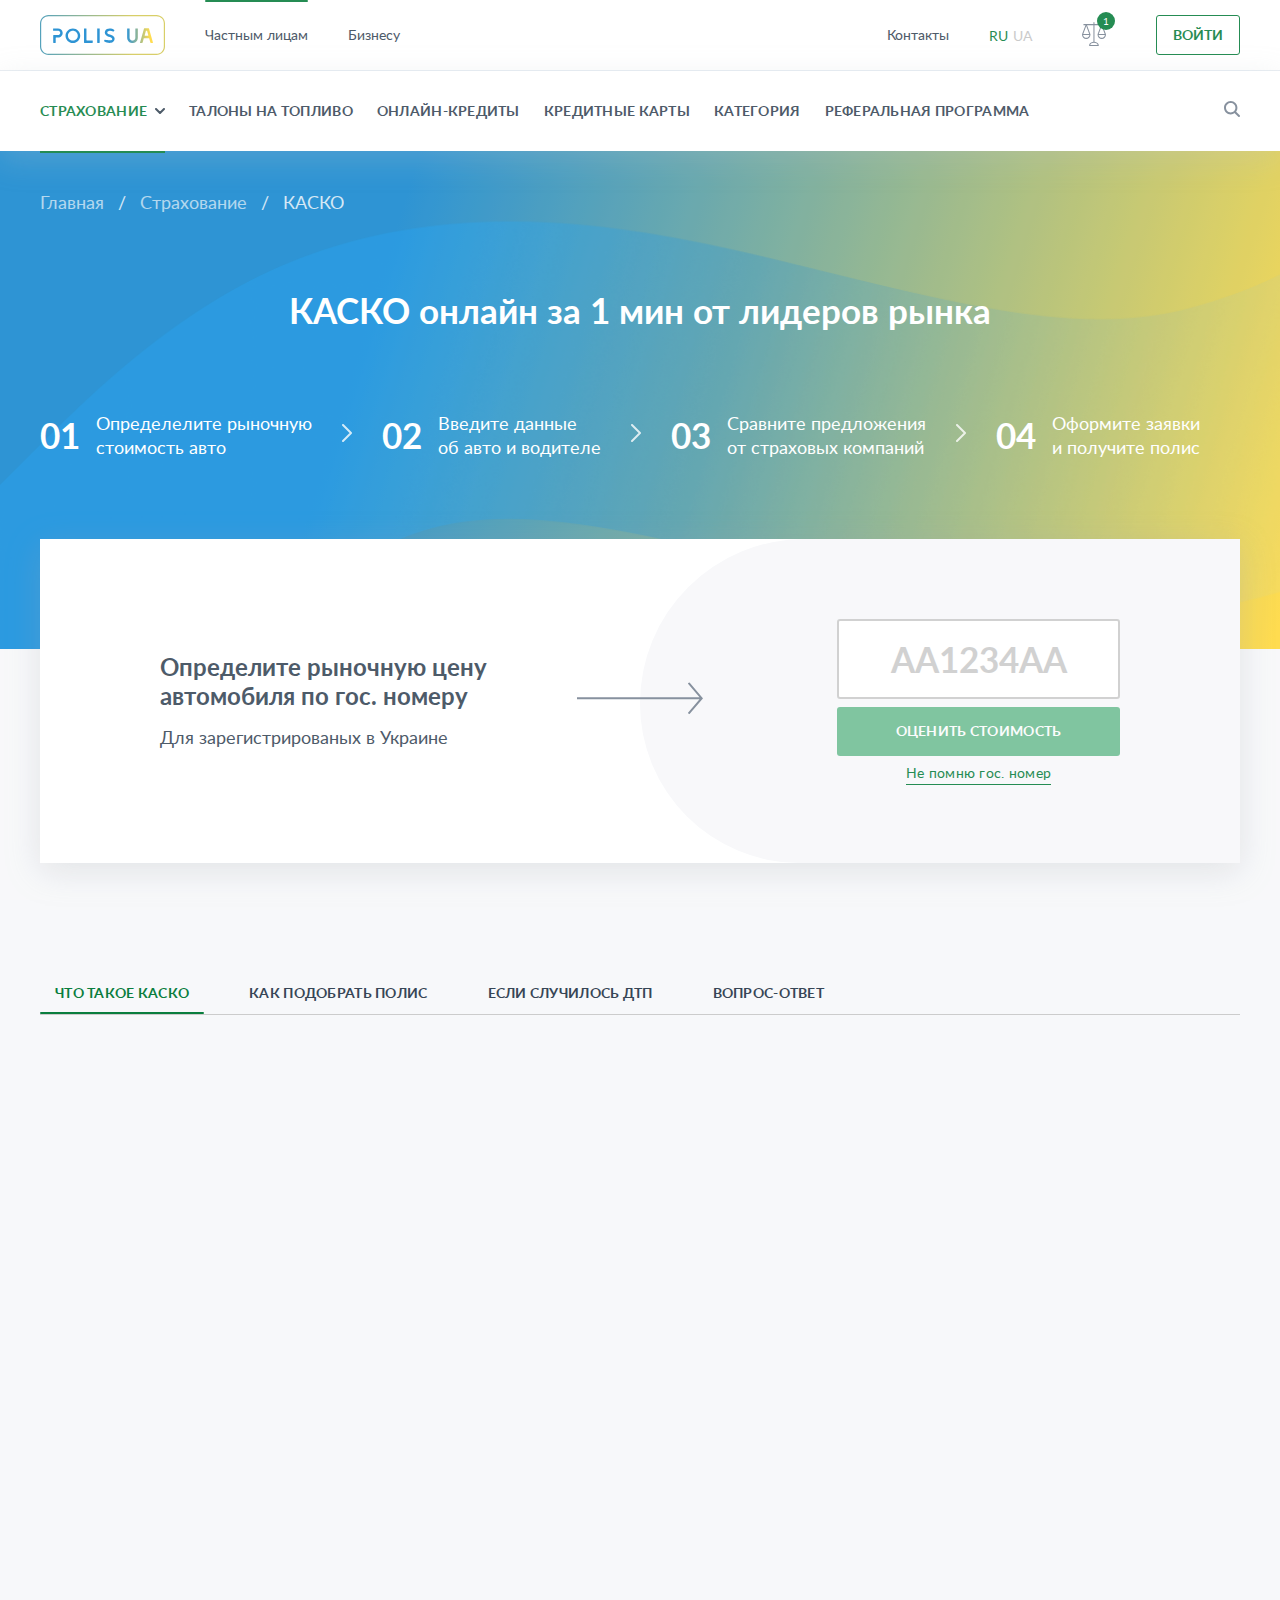
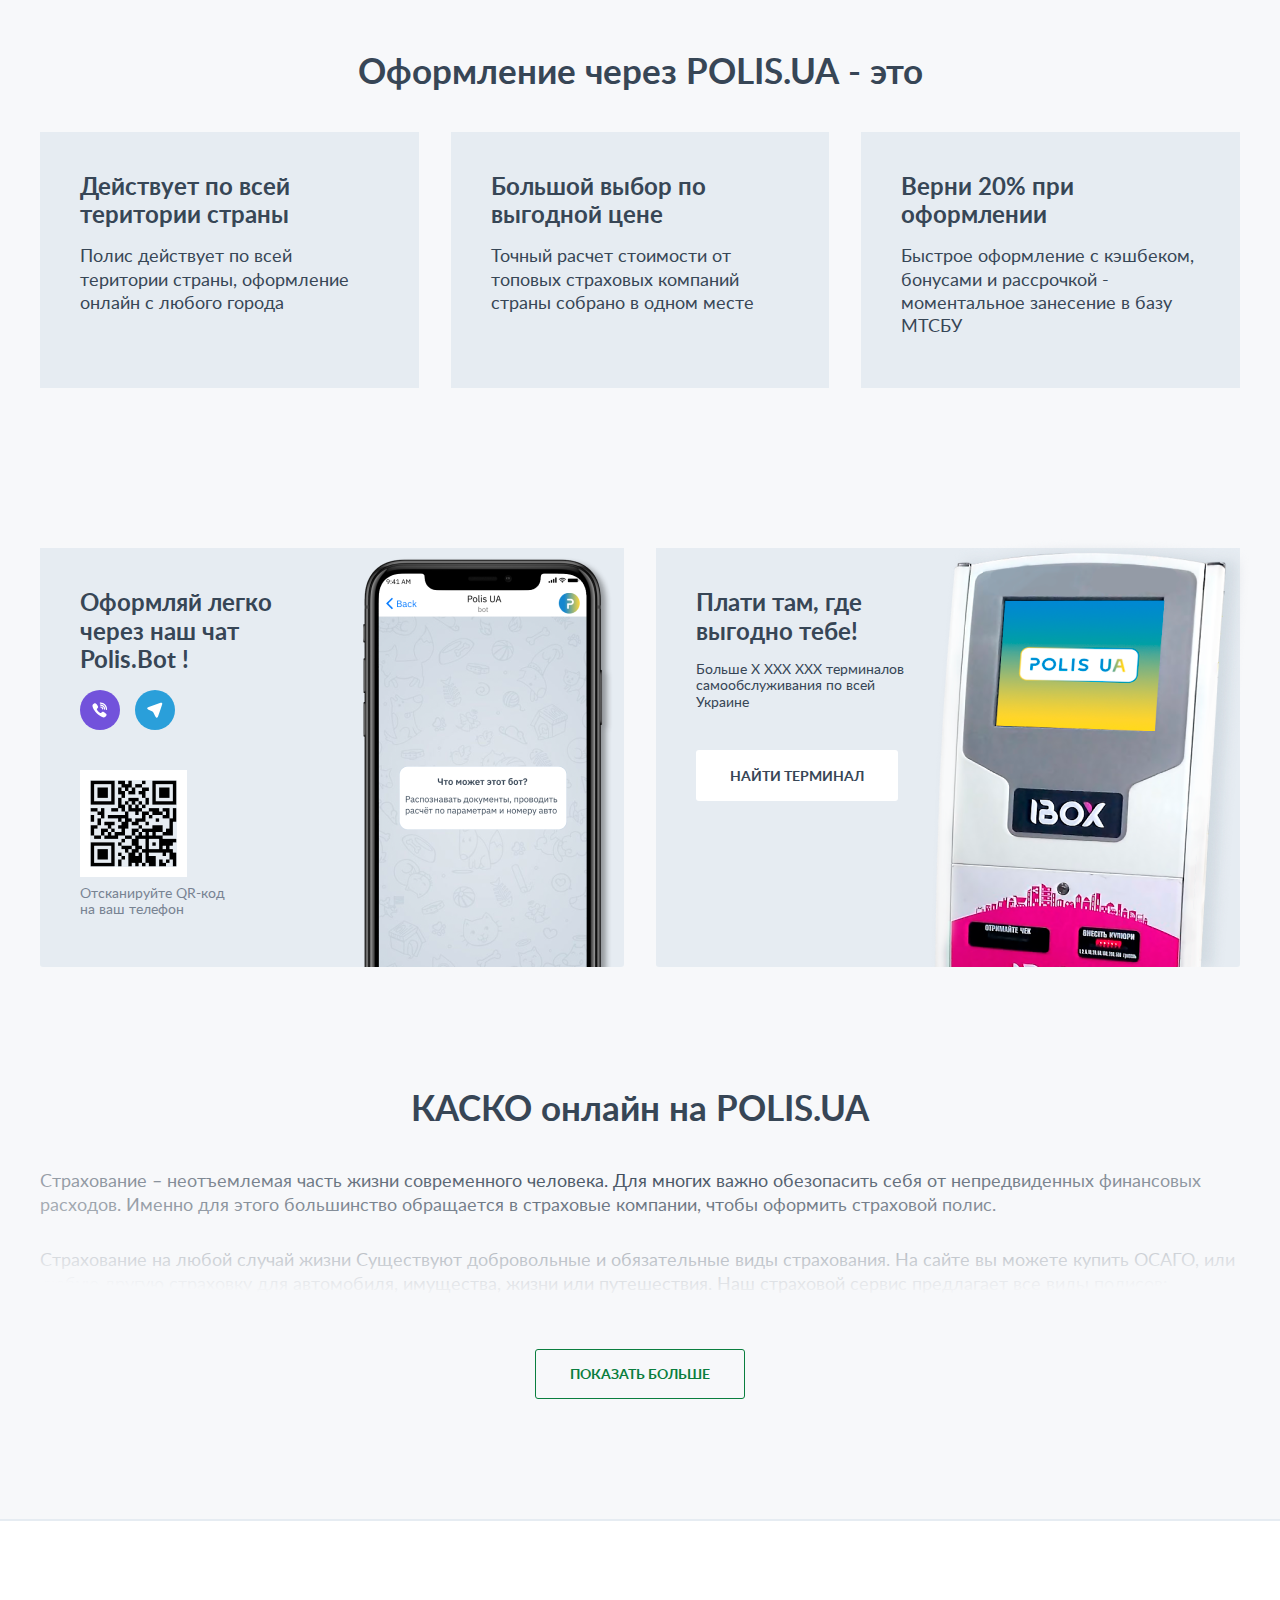
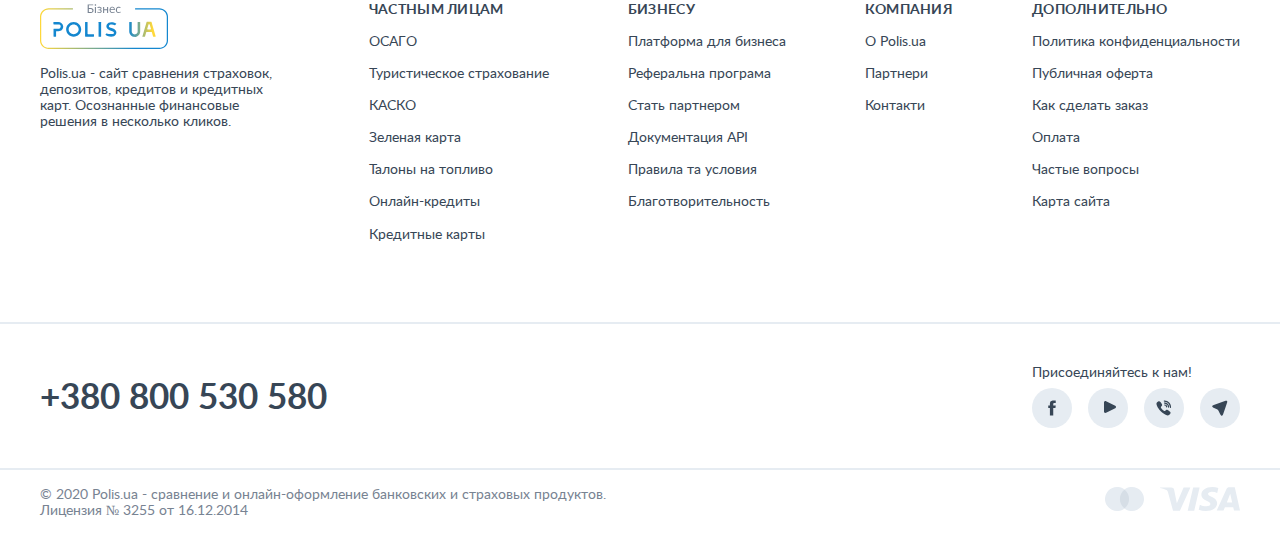
<file: kasco.html>
<!DOCTYPE html>
<html lang="ru">
<head>
	<meta charset="utf-8">
	<title>КАСКО</title>
    
    <meta name="viewport" content="width=device-width, initial-scale=1.0" />
    <meta name="viewport" content="width=device-width, initial-scale=1.0, maximum-scale=1.0, user-scalable=no"> 

    <link rel="stylesheet" type="text/css" href="css/bootstrap.min.css">
    <link rel="stylesheet" type="text/css" href="css/bootstrap-select.min.css">
    <link rel="stylesheet" type="text/css" href="css/ion.rangeSlider.css" />
    <link rel="stylesheet" type="text/css" href="css/swiper.min.css">
    <link rel="stylesheet" type="text/css" href="css/fonts.css" />
    <link rel="stylesheet" type="text/css" href="css/style.css" /> 
    
    <link rel="icon" href="img/favicon.png" type="image/x-icon">
	<link rel="shortcut icon" href="img/favicon.png" type="image/x-icon">
    
    <script src="js/jquery.js"></script>
    <script src="js/bootstrap.min.js"></script>
    
    
    <script src="js/swiper.min.js"></script>
    <script src="js/bootstrap-select.min.js"></script> 
  
</head>
	<body class="js-loading">
      <div id="loader">
            <div class="spinner">
				<svg class="loader" viewBox="0 0 340 340">
                     <circle cx="170" cy="170" r="160" stroke="#1487CF"/>
                     <circle cx="170" cy="170" r="135" stroke="#FFD83A"/>
                     <circle cx="170" cy="170" r="110" stroke="#1487CF"/>
                     <circle cx="170" cy="170" r="85" stroke="#FFD83A"/>
                </svg>
            </div>
        </div><!--/Loader-->
        
        <div id="main">
            <div id="wrapper">
                <header>
                	<div class="header_top">
                    	<div class="container">
                        	<div class="row flex_j-space-between">
                            	<div class="flex">
                                	<a href="#" class="logo">
										<svg width="125" height="40" viewBox="0 0 125 40" fill="none" xmlns="http://www.w3.org/2000/svg">
											<path d="M92.8565 0.000244141H116.512C118.762 0.00332355 120.92 0.888005 122.511 2.46032C124.102 4.03264 124.997 6.16427 125 8.38786V31.6126C124.997 33.8362 124.102 35.9678 122.511 37.5402C120.92 39.1125 118.762 39.9972 116.512 40.0002H8.48764C6.23753 39.9972 4.08048 39.1125 2.48941 37.5402C0.898347 35.9678 0.00311613 33.8362 0 31.6126L0 8.38786C0.00311613 6.16427 0.898347 4.03264 2.48941 2.46032C4.08048 0.888005 6.23753 0.00332355 8.48764 0.000244141H93.1435V1.17686H8.48764C6.55339 1.18019 4.69933 1.94099 3.33161 3.29259C1.96389 4.6442 1.19402 6.47641 1.19064 8.38786V31.6126C1.19402 33.5241 1.96389 35.3563 3.33161 36.7079C4.69933 38.0595 6.55339 38.8203 8.48764 38.8236H116.512C118.447 38.8203 120.301 38.0595 121.668 36.7079C123.036 35.3563 123.806 33.5241 123.809 31.6126V8.38786C123.806 6.47641 123.036 4.6442 121.668 3.29259C120.301 1.94099 118.447 1.18019 116.512 1.17686H92.8565V0.000244141Z" fill="url(#log1)"/>
											<path d="M15.2856 27.9519H13.6307C13.5739 27.952 13.5177 27.9406 13.4655 27.9184C13.4134 27.8963 13.3663 27.8638 13.3273 27.823C13.2884 27.7822 13.2582 27.7339 13.2388 27.6812C13.2194 27.6285 13.2111 27.5724 13.2145 27.5164V20.4577C13.2145 20.3486 13.2583 20.244 13.3364 20.1668C13.4144 20.0897 13.5203 20.0464 13.6307 20.0464H17.9761C18.5112 20.0574 19.0319 19.8744 19.4399 19.532C19.8478 19.1896 20.1148 18.7115 20.1905 18.1879C20.2298 17.8934 20.205 17.594 20.1176 17.3098C20.0302 17.0256 19.8823 16.7631 19.6838 16.54C19.4853 16.317 19.2408 16.1385 18.9668 16.0164C18.6927 15.8944 18.3954 15.8318 18.0948 15.8327H13.5109C13.4005 15.8327 13.2947 15.7894 13.2166 15.7122C13.1386 15.6351 13.0947 15.5305 13.0947 15.4214V13.8587C13.0947 13.7497 13.1386 13.645 13.2166 13.5679C13.2947 13.4908 13.4005 13.4474 13.5109 13.4474H17.8917C19.0524 13.4373 20.1769 13.8466 21.0538 14.5982C21.9306 15.3499 22.4994 16.3922 22.6533 17.5292C22.7164 18.1601 22.6452 18.7971 22.4442 19.3991C22.2432 20.0012 21.9168 20.5549 21.4861 21.0248C21.0554 21.4946 20.5299 21.8701 19.9435 22.1271C19.357 22.3841 18.7226 22.5169 18.0811 22.517H16.118C16.0076 22.517 15.9017 22.5603 15.8237 22.6374C15.7456 22.7146 15.7018 22.8192 15.7018 22.9283V27.5164C15.7051 27.5724 15.6968 27.6285 15.6774 27.6812C15.658 27.7339 15.6279 27.7822 15.5889 27.823C15.5499 27.8638 15.5029 27.8963 15.4507 27.9184C15.3986 27.9406 15.3424 27.952 15.2856 27.9519Z" fill="#1487CF"/>
											<path d="M52.3795 27.9502H44.3797C44.2755 27.9357 44.1807 27.8827 44.1144 27.8019C44.0481 27.7211 44.0152 27.6184 44.0225 27.5147V13.8473C44.0121 13.7416 44.0435 13.636 44.1101 13.5527C44.1767 13.4693 44.2733 13.4147 44.3797 13.4001H46.0347C46.1451 13.4001 46.2509 13.4435 46.329 13.5206C46.407 13.5977 46.4509 13.7023 46.4509 13.8114V25.0344C46.4509 25.1434 46.4947 25.248 46.5728 25.3252C46.6508 25.4023 46.7567 25.4456 46.867 25.4456H52.3197C52.43 25.4456 52.5359 25.489 52.614 25.5661C52.692 25.6432 52.7359 25.7478 52.7359 25.8569V27.5156C52.7431 27.6194 52.7102 27.7221 52.6439 27.8029C52.5776 27.8837 52.4828 27.9367 52.3786 27.9512L52.3795 27.9502Z" fill="#1487CF"/>
											<path d="M59.3459 13.4468H57.5447C57.355 13.4468 57.2012 13.5988 57.2012 13.7863V27.6127C57.2012 27.8002 57.355 27.9522 57.5447 27.9522H59.3459C59.5356 27.9522 59.6895 27.8002 59.6895 27.6127V13.7863C59.6895 13.5988 59.5356 13.4468 59.3459 13.4468Z" fill="#1487CF"/>
											<path d="M73.5574 16.4819C73.4955 16.5635 73.4053 16.6194 73.3041 16.639C73.2029 16.6585 73.098 16.6402 73.0097 16.5877C71.8179 15.9106 70.4219 15.6731 69.0696 15.9174C67.879 16.1764 66.6295 17.1648 67.5973 18.3763C68.2049 19.1407 69.7636 19.3531 70.6333 19.7179C71.9076 20.0851 73.0562 20.7895 73.9549 21.7549C75.6815 24.1081 73.8244 27.1869 71.1692 27.7543C68.7342 28.1402 66.2402 27.6372 64.153 26.3391C64.108 26.3078 64.0698 26.268 64.0405 26.222C64.0112 26.176 63.9915 26.1248 63.9823 26.0712C63.9732 26.0176 63.9749 25.9628 63.9874 25.9099C63.9998 25.857 64.0227 25.807 64.0548 25.7629L64.6977 24.8686C64.7438 24.8012 64.8095 24.7494 64.8861 24.7199C64.9628 24.6905 65.0467 24.6848 65.1267 24.7037C66.6147 25.0335 73.4602 26.3973 72.0791 23.5271C71.6031 22.2563 68.5082 21.751 67.4127 21.233C65.4368 20.327 64.1029 18.2444 65.1149 16.1153C66.6982 12.7746 71.5668 13.2053 74.2572 14.9387C74.3039 14.97 74.3435 15.0103 74.3739 15.0573C74.4043 15.1042 74.4246 15.1568 74.4338 15.2118C74.443 15.2667 74.4408 15.323 74.4273 15.3771C74.4138 15.4312 74.3894 15.482 74.3554 15.5265L73.5574 16.4819Z" fill="#1487CF"/>
											<path d="M97.4387 13.4001H95.7701C95.6597 13.4001 95.5538 13.4435 95.4758 13.5206C95.3977 13.5977 95.3539 13.7023 95.3539 13.8114V22.8092C95.3525 23.2306 95.2561 23.6465 95.0716 24.0264C94.8871 24.4064 94.6192 24.741 94.2874 25.0058C93.9556 25.2706 93.5683 25.4589 93.1535 25.5572C92.7388 25.6554 92.3071 25.6611 91.8899 25.5737C91.2393 25.4306 90.6583 25.0707 90.2444 24.5545C89.8305 24.0382 89.6088 23.397 89.6166 22.7384V13.8473C89.6166 13.7382 89.5728 13.6336 89.4947 13.5565C89.4167 13.4794 89.3108 13.436 89.2004 13.436H87.57C87.4597 13.436 87.3538 13.4794 87.2758 13.5565C87.1977 13.6336 87.1539 13.7382 87.1539 13.8473V22.6229C87.1354 23.9283 87.595 25.1963 88.4481 26.1931C89.3011 27.1899 90.49 27.8484 91.7957 28.0472C92.5501 28.144 93.3168 28.081 94.0447 27.8622C94.7725 27.6434 95.4449 27.274 96.017 26.7784C96.5891 26.2829 97.0479 25.6726 97.3628 24.9882C97.6777 24.3038 97.8414 23.561 97.8432 22.8092V13.8473C97.8481 13.7913 97.8415 13.7349 97.8235 13.6816C97.8056 13.6283 97.7768 13.5791 97.7389 13.5372C97.701 13.4953 97.6548 13.4616 97.6032 13.438C97.5516 13.4144 97.4956 13.4015 97.4387 13.4001Z" fill="url(#log2)"/>
											<path d="M112.949 27.422L108.986 13.6111C108.96 13.5277 108.908 13.4546 108.837 13.4023C108.767 13.35 108.681 13.3212 108.593 13.3201H104.426C104.338 13.3212 104.253 13.35 104.182 13.4023C104.111 13.4546 104.06 13.5277 104.034 13.6111L99.9111 27.9516H102.169C102.257 27.9505 102.343 27.9217 102.413 27.8694C102.484 27.8171 102.536 27.744 102.561 27.6606L103.752 23.5196C103.778 23.4363 103.83 23.3632 103.9 23.3109C103.971 23.2586 104.056 23.2298 104.145 23.2286H108.835C108.923 23.2298 109.008 23.2586 109.079 23.3109C109.149 23.3632 109.201 23.4363 109.227 23.5196L110.418 27.6606C110.444 27.744 110.496 27.8171 110.566 27.8694C110.637 27.9217 110.722 27.9505 110.81 27.9516H112.524C112.591 27.9544 112.657 27.9414 112.717 27.9138C112.777 27.8862 112.83 27.8448 112.871 27.7929C112.911 27.7411 112.939 27.6804 112.951 27.6158C112.963 27.5513 112.96 27.4848 112.94 27.422H112.949ZM107.902 20.7513H105.093C105.029 20.7516 104.965 20.7374 104.908 20.7096C104.85 20.6819 104.8 20.6413 104.761 20.5912C104.722 20.5411 104.695 20.4827 104.682 20.4206C104.67 20.3585 104.672 20.2944 104.688 20.2333L105.879 16.0691C105.901 15.9789 105.952 15.8986 106.025 15.841C106.099 15.7834 106.19 15.752 106.283 15.7519H106.736C106.826 15.7505 106.914 15.7781 106.987 15.8306C107.06 15.8831 107.114 15.9576 107.14 16.0429L108.331 20.2071C108.353 20.2717 108.359 20.3407 108.347 20.4079C108.335 20.4751 108.307 20.5384 108.264 20.5921C108.222 20.6458 108.166 20.6881 108.103 20.7154C108.04 20.7427 107.971 20.754 107.902 20.7483V20.7513Z" fill="url(#log3)"/>
											<path fill-rule="evenodd" clip-rule="evenodd" d="M32.8833 25.533C35.5938 25.533 37.7911 23.3616 37.7911 20.683C37.7911 18.0044 35.5938 15.833 32.8833 15.833C30.1727 15.833 27.9754 18.0044 27.9754 20.683C27.9754 23.3616 30.1727 25.533 32.8833 25.533ZM32.8833 27.958C36.9491 27.958 40.245 24.7009 40.245 20.683C40.245 16.6651 36.9491 13.408 32.8833 13.408C28.8175 13.408 25.5215 16.6651 25.5215 20.683C25.5215 24.7009 28.8175 27.958 32.8833 27.958Z" fill="#1487CF"/>
											<defs>
												<linearGradient id="log1" x1="0" y1="20.0002" x2="125" y2="20.0002" gradientUnits="userSpaceOnUse">
													<stop stop-color="#FFD83A">
														<animate attributeName="stop-color" values="#FFD83A; #1487CF; #FFD83A;" dur="2s" repeatCount="indefinite"></animate>
													</stop>
													<stop offset="0.74" stop-color="#1487CF">
														<animate attributeName="stop-color" values="#1487CF; #FFD83A; #1487CF;" dur="2s" repeatCount="indefinite"></animate>
													</stop>
													<stop offset="1" stop-color="#1487CF">
														<animate attributeName="stop-color" values="#1487CF;#FFD83A;#1487CF;" dur="2s" repeatCount="indefinite"></animate>
													</stop>
												</linearGradient>
												<linearGradient id="log2" x1="86.6081" y1="20.7604" x2="109.841" y2="20.7604" gradientUnits="userSpaceOnUse">
													<stop stop-color="#1487CF"/>
													<stop offset="1" stop-color="#FFD83A"/>
												</linearGradient>
												<linearGradient id="log3" x1="86.6031" y1="20.6214" x2="109.84" y2="20.6214" gradientUnits="userSpaceOnUse">
													<stop stop-color="#1487CF"/>
													<stop offset="1" stop-color="#FFD83A"/>
												</linearGradient>
											</defs>
										</svg>

										
										
										<svg width="100" height="32" viewBox="0 0 100 32" fill="none" xmlns="http://www.w3.org/2000/svg" class="logom">
											<path d="M92.8 0H7.2C3.22355 0 0 3.22355 0 7.2V24.8C0 28.7765 3.22355 32 7.2 32H92.8C96.7765 32 100 28.7765 100 24.8V7.2C100 3.22355 96.7765 0 92.8 0Z" fill="url(#paint0_linear)"/>
											<path d="M92.8001 0.799805H7.20005C3.66543 0.799805 0.800049 3.66518 0.800049 7.1998V24.7998C0.800049 28.3344 3.66543 31.1998 7.20005 31.1998H92.8001C96.3347 31.1998 99.2001 28.3344 99.2001 24.7998V7.1998C99.2001 3.66518 96.3347 0.799805 92.8001 0.799805Z" fill="white"/>
											<path d="M11.04 21.9995H9.68003C9.59701 21.9939 9.51884 21.9584 9.46 21.8996C9.40116 21.8407 9.36564 21.7626 9.36003 21.6795V15.9195C9.36564 15.8365 9.40116 15.7584 9.46 15.6995C9.51884 15.6407 9.59701 15.6052 9.68003 15.5995H13.2C13.6293 15.6081 14.0465 15.4576 14.3714 15.177C14.6964 14.8963 14.906 14.5055 14.96 14.0795C14.9824 13.8459 14.9555 13.6101 14.8812 13.3874C14.8068 13.1647 14.6866 12.9601 14.5283 12.7868C14.37 12.6134 14.1772 12.4751 13.9622 12.3809C13.7472 12.2866 13.5148 12.2385 13.28 12.2395H9.60003C9.51701 12.2339 9.43884 12.1984 9.38 12.1396C9.32116 12.0807 9.28564 12.0026 9.28003 11.9195V10.5595C9.28564 10.4765 9.32116 10.3984 9.38 10.3395C9.43884 10.2807 9.51701 10.2452 9.60003 10.2395H13.12C14.0617 10.228 14.9744 10.5645 15.6831 11.1846C16.3918 11.8047 16.8465 12.6647 16.96 13.5995C17.0164 14.1153 16.9631 14.6372 16.8036 15.1309C16.6441 15.6247 16.382 16.0791 16.0345 16.4644C15.687 16.8496 15.2619 17.1571 14.7872 17.3665C14.3125 17.5759 13.7989 17.6826 13.28 17.6795H11.68C11.597 17.6852 11.5188 17.7207 11.46 17.7795C11.4012 17.8384 11.3656 17.9165 11.36 17.9995V21.7595C11.44 21.8395 11.28 21.9995 11.04 21.9995Z" fill="#1487CF"/>
											<path d="M25.2801 22.0002C24.1092 22.0002 22.9647 21.653 21.9911 21.0025C21.0176 20.352 20.2588 19.4274 19.8107 18.3456C19.3627 17.2639 19.2454 16.0736 19.4739 14.9252C19.7023 13.7769 20.2661 12.722 21.094 11.8941C21.922 11.0662 22.9768 10.5023 24.1252 10.2739C25.2735 10.0455 26.4639 10.1627 27.5456 10.6108C28.6273 11.0589 29.5519 11.8176 30.2024 12.7912C30.8529 13.7647 31.2001 14.9093 31.2001 16.0802C31.2019 16.8581 31.05 17.6287 30.7531 18.3478C30.4563 19.0668 30.0203 19.7202 29.4702 20.2702C28.9201 20.8203 28.2668 21.2563 27.5477 21.5532C26.8287 21.8501 26.058 22.002 25.2801 22.0002ZM25.2801 12.1602C24.5048 12.1602 23.7469 12.3901 23.1023 12.8208C22.4576 13.2515 21.9552 13.8638 21.6585 14.58C21.3618 15.2963 21.2842 16.0845 21.4354 16.8449C21.5867 17.6053 21.96 18.3038 22.5083 18.852C23.0565 19.4002 23.755 19.7736 24.5154 19.9248C25.2758 20.0761 26.0639 19.9985 26.7802 19.7018C27.4965 19.4051 28.1087 18.9026 28.5395 18.258C28.9702 17.6134 29.2001 16.8555 29.2001 16.0802C29.1984 15.041 28.7849 14.0449 28.0501 13.3102C27.3153 12.5754 26.3192 12.1619 25.2801 12.1602Z" fill="#1487CF"/>
											<path d="M40.8802 22.0002H34.4802C34.3971 21.9946 34.319 21.9591 34.2601 21.9003C34.2013 21.8414 34.1658 21.7633 34.1602 21.6802V10.5602C34.1658 10.4772 34.2013 10.399 34.2601 10.3402C34.319 10.2814 34.3971 10.2459 34.4802 10.2402H35.8402C35.9232 10.2459 36.0013 10.2814 36.0602 10.3402C36.119 10.399 36.1545 10.4772 36.1602 10.5602V19.6802C36.1658 19.7633 36.2013 19.8414 36.2601 19.9003C36.319 19.9591 36.3971 19.9946 36.4802 20.0002H40.8802C40.9632 20.0058 41.0413 20.0414 41.1002 20.1002C41.159 20.159 41.1945 20.2372 41.2002 20.3202V21.6802C41.2044 21.7233 41.199 21.7668 41.1844 21.8075C41.1698 21.8483 41.1464 21.8853 41.1158 21.9159C41.0852 21.9465 41.0482 21.9699 41.0074 21.9845C40.9667 21.9991 40.9232 22.0045 40.8802 22.0002Z" fill="#1487CF"/>
											<path d="M46.48 22.0002H45.1201C45.037 21.9946 44.9589 21.9591 44.9 21.9003C44.8412 21.8414 44.8057 21.7633 44.8 21.6802V10.5602C44.8057 10.4772 44.8412 10.399 44.9 10.3402C44.9589 10.2814 45.037 10.2459 45.1201 10.2402H46.48C46.5631 10.2459 46.6412 10.2814 46.7001 10.3402C46.7589 10.399 46.7944 10.4772 46.8 10.5602V21.6802C46.7944 21.7633 46.7589 21.8414 46.7001 21.9003C46.6412 21.9591 46.5631 21.9946 46.48 22.0002Z" fill="#1487CF"/>
											<path d="M57.92 12.6399C57.84 12.7999 57.6001 12.7999 57.4401 12.7199C56.4815 12.1381 55.3392 11.9382 54.2401 12.1599C53.2801 12.3999 52.2401 13.1999 53.0401 14.1599C53.5201 14.7999 54.8 14.9599 55.52 15.2799C56.48 15.6799 57.6 16.0799 58.16 16.9599C59.52 18.8799 58.08 21.3599 55.92 21.8399C53.9685 22.1759 51.9625 21.7461 50.32 20.6399C50.16 20.5599 50.16 20.3199 50.24 20.1599L50.72 19.4399C50.8082 19.3555 50.9197 19.2998 51.04 19.2799C52.24 19.5199 57.7601 20.6399 56.6401 18.3199C56.2401 17.2799 53.76 16.8799 52.88 16.4799C51.28 15.7599 50.24 14.0799 51.04 12.3199C52.32 9.59985 56.24 9.91985 58.4 11.3599C58.56 11.4399 58.56 11.6799 58.48 11.8399L57.92 12.6399Z" fill="#1487CF"/>
											<path d="M77.1202 10.1596H75.7602C75.6772 10.1652 75.5991 10.2007 75.5402 10.2596C75.4814 10.3184 75.4459 10.3966 75.4403 10.4796V17.7596C75.4433 18.1049 75.3679 18.4464 75.2196 18.7583C75.0714 19.0702 74.8543 19.3444 74.5846 19.5601C74.315 19.7758 73.9999 19.9275 73.663 20.0036C73.3262 20.0797 72.9765 20.0784 72.6403 19.9996C72.1183 19.8744 71.6534 19.5778 71.3198 19.1572C70.9863 18.7366 70.8033 18.2164 70.8002 17.6796V10.4796C70.7946 10.3966 70.7591 10.3184 70.7003 10.2596C70.6414 10.2007 70.5633 10.1652 70.4802 10.1596H69.1202C69.0372 10.1652 68.9591 10.2007 68.9002 10.2596C68.8414 10.3184 68.8059 10.3966 68.8002 10.4796V17.5996C68.7901 18.6634 69.1653 19.6949 69.8564 20.5036C70.5475 21.3124 71.5079 21.8438 72.5602 21.9996C73.1666 22.0823 73.7836 22.0346 74.3701 21.8596C74.9565 21.6847 75.4989 21.3865 75.9608 20.9852C76.4228 20.5838 76.7937 20.0884 77.0489 19.5322C77.304 18.9759 77.4374 18.3716 77.4403 17.7596V10.4796C77.4445 10.4365 77.4391 10.3931 77.4245 10.3523C77.4099 10.3116 77.3865 10.2746 77.3559 10.244C77.3253 10.2134 77.2883 10.1899 77.2475 10.1753C77.2068 10.1607 77.1633 10.1554 77.1202 10.1596Z" fill="url(#paint1_linear)"/>
											<path d="M89.5999 21.6001L86.3999 10.3201C86.3199 10.1601 86.2399 10.0801 86.0799 10.0801H82.7199C82.5599 10.0801 82.4799 10.1601 82.3999 10.3201L79.1199 22.0001H80.9599C81.1199 22.0001 81.1999 21.9201 81.2799 21.7601L82.2399 18.4001C82.3199 18.2401 82.3999 18.1601 82.5599 18.1601H86.3199C86.4799 18.1601 86.5599 18.2401 86.6399 18.4001L87.5999 21.7601C87.6799 21.9201 87.7599 22.0001 87.9199 22.0001H89.2799C89.5199 22.0001 89.6799 21.7601 89.5999 21.6001ZM85.5999 16.1601H83.3599C83.1199 16.1601 82.9599 15.9201 83.0399 15.7601L83.9999 12.4001C84.0799 12.2401 84.1599 12.1601 84.3199 12.1601H84.7199C84.8799 12.1601 85.0399 12.2401 85.0399 12.4001L85.9999 15.7601C85.9199 15.9201 85.7599 16.1601 85.5999 16.1601Z" fill="url(#paint2_linear)"/>
											<defs>
											<linearGradient id="paint0_linear" x1="100" y1="32" x2="0" y2="32" gradientUnits="userSpaceOnUse">
												<stop stop-color="#1487CF"/>
												<stop offset="0.293" stop-color="#1487CF"/>
												<stop offset="1" stop-color="#FFD83A"/>
											</linearGradient>
											<linearGradient id="paint1_linear" x1="68.4371" y1="16.158" x2="87.1289" y2="16.158" gradientUnits="userSpaceOnUse">
												<stop stop-color="#1487CF"/>
												<stop offset="0.293" stop-color="#1487CF"/>
												<stop offset="1" stop-color="#FFD83A"/>
											</linearGradient>
											<linearGradient id="paint2_linear" x1="68.43" y1="16.0401" x2="87.132" y2="16.0401" gradientUnits="userSpaceOnUse">
												<stop stop-color="#1487CF"/>
												<stop offset="0.293" stop-color="#1487CF"/>
												<stop offset="1" stop-color="#FFD83A"/>
											</linearGradient>
											</defs>
										</svg>
                                    </a><!-- /logo -->
                                    
                                    <nav>
                                    	<ul class="hover_line">
                                        	<li class="active"><a href="#">Частным лицам</a></li>
                                            <li><a href="#">Бизнесу</a></li>
                                        </ul>
                                    </nav>
                                </div>
                                
                                <div class="flex">
                                	<a href="#" class="contacts">Контакты</a>
                                
                                    <div class="language-block">
                                        <form id="form-language">
                                            <button class="language-select active" type="button" name="RU">RU</button>
                                            <button class="language-select" type="button" name="UA">UA</button>
                                        </form>
                                    </div>
                                
                                    <div id="header_compare">
                                        <div class="compare_show">
                                            <div class="ico">
                                                <svg width="24" height="24" viewBox="0 0 24 24" fill="none" xmlns="http://www.w3.org/2000/svg">
<path d="M23.9592 12.2101L23.9388 12.2208L20.4956 3.17235H22.0667C22.3484 3.17235 22.5768 2.93119 22.5768 2.63375C22.5768 2.33631 22.3484 2.09515 22.0667 2.09515H12.4667V0.5386C12.4667 0.241158 12.2383 0 11.9566 0C11.6749 0 11.4465 0.241158 11.4465 0.5386V2.08977H1.85165C1.56995 2.08977 1.34155 2.33092 1.34155 2.62837C1.34155 2.92581 1.56995 3.16697 1.85165 3.16697H3.48905L0.0408077 12.2101C0.0153029 12.2731 0.00146653 12.3408 0 12.4093C0 14.8827 1.89896 16.8878 4.24145 16.8878C6.58393 16.8878 8.48289 14.8827 8.48289 12.4093C8.48142 12.3408 8.46759 12.2731 8.44208 12.2101L4.99894 3.16158H11.4465V19.8151C9.01339 20.009 7.11073 21.5709 7.11073 23.4614C7.11073 23.7588 7.33913 24 7.62083 24H16.2925C16.5742 24 16.8026 23.7588 16.8026 23.4614C16.8026 21.5709 14.8999 20.009 12.4667 19.8151V3.16158H18.9807L15.5579 12.2101C15.5324 12.2731 15.5186 12.3408 15.5171 12.4093C15.5171 14.8827 17.4161 16.8878 19.7586 16.8878C22.101 16.8878 24 14.8827 24 12.4093C23.9985 12.3408 23.9847 12.2731 23.9592 12.2101ZM4.2389 15.8187C2.659 15.8164 1.3135 14.6055 1.061 12.9587H7.39639C7.14517 14.5975 5.81107 15.8059 4.2389 15.8187ZM7.21275 11.8815H1.27524L4.2491 4.06643L7.21275 11.8815ZM15.6905 22.9228H8.21764C8.59511 21.7648 10.1509 20.8707 11.9515 20.8707C13.7522 20.8707 15.3131 21.7648 15.6905 22.9228ZM19.7356 4.07181L22.6993 11.8815H16.7617L19.7356 4.07181ZM19.7356 15.8187V15.8241C18.1618 15.8108 16.8271 14.5996 16.5781 12.9587H22.9135C22.661 14.6055 21.3155 15.8164 19.7356 15.8187Z" fill="#788392"/>
</svg>
                                            </div>
                                            <div class="value">1</div>
                                        </div>
                                        <div class="compare-block">
                                            <div class="head">
                                                <div class="ico">
                                                    <svg width="24" height="24" viewBox="0 0 24 24" fill="none" xmlns="http://www.w3.org/2000/svg">
<path d="M23.9592 12.2101L23.9388 12.2208L20.4956 3.17235H22.0667C22.3484 3.17235 22.5768 2.93119 22.5768 2.63375C22.5768 2.33631 22.3484 2.09515 22.0667 2.09515H12.4667V0.5386C12.4667 0.241158 12.2383 0 11.9566 0C11.6749 0 11.4465 0.241158 11.4465 0.5386V2.08977H1.85165C1.56995 2.08977 1.34155 2.33092 1.34155 2.62837C1.34155 2.92581 1.56995 3.16697 1.85165 3.16697H3.48905L0.0408077 12.2101C0.0153029 12.2731 0.00146653 12.3408 0 12.4093C0 14.8827 1.89896 16.8878 4.24145 16.8878C6.58393 16.8878 8.48289 14.8827 8.48289 12.4093C8.48142 12.3408 8.46759 12.2731 8.44208 12.2101L4.99894 3.16158H11.4465V19.8151C9.01339 20.009 7.11073 21.5709 7.11073 23.4614C7.11073 23.7588 7.33913 24 7.62083 24H16.2925C16.5742 24 16.8026 23.7588 16.8026 23.4614C16.8026 21.5709 14.8999 20.009 12.4667 19.8151V3.16158H18.9807L15.5579 12.2101C15.5324 12.2731 15.5186 12.3408 15.5171 12.4093C15.5171 14.8827 17.4161 16.8878 19.7586 16.8878C22.101 16.8878 24 14.8827 24 12.4093C23.9985 12.3408 23.9847 12.2731 23.9592 12.2101ZM4.2389 15.8187C2.659 15.8164 1.3135 14.6055 1.061 12.9587H7.39639C7.14517 14.5975 5.81107 15.8059 4.2389 15.8187ZM7.21275 11.8815H1.27524L4.2491 4.06643L7.21275 11.8815ZM15.6905 22.9228H8.21764C8.59511 21.7648 10.1509 20.8707 11.9515 20.8707C13.7522 20.8707 15.3131 21.7648 15.6905 22.9228ZM19.7356 4.07181L22.6993 11.8815H16.7617L19.7356 4.07181ZM19.7356 15.8187V15.8241C18.1618 15.8108 16.8271 14.5996 16.5781 12.9587H22.9135C22.661 14.6055 21.3155 15.8164 19.7356 15.8187Z" fill="#788392"/></svg>
                                                </div>
                                                <div class="tit">Лист сравнения</div>
                                            </div>
                                            <a href="#" class="list flex">
                                                <p>КАСКО (3)</p>
                                                <span class="remove"><svg width="18" height="18" viewBox="0 0 18 18" fill="none" xmlns="http://www.w3.org/2000/svg"><path d="M1.00122 1L16.9995 17" stroke="#CCCCCC" stroke-width="2" stroke-linecap="round" stroke-linejoin="round"/><path d="M16.9983 1L0.999999 17" stroke="#CCCCCC" stroke-width="2" stroke-linecap="round" stroke-linejoin="round"/></svg></span>
                                            </a>
                                            <div class="btn-block">
                                                <a href="#" class="btn"><span>перейти к сравнению</span><svg width="6" height="10" viewBox="0 0 6 10" fill="none" xmlns="http://www.w3.org/2000/svg"><path d="M1 1L5 5L1 9" stroke="#0A7E3E" stroke-width="2" stroke-linecap="round" stroke-linejoin="round"/><path d="M1 1L5 5L1 9" stroke="#189851" stroke-width="2" stroke-linecap="round" stroke-linejoin="round"/></svg></a>
                                            </div>
                                            <div class="empty">Ничего не добавлено</div>                                    
                                        </div>
                                    </div>
                                
                                    
                                    <div class="login">
                                        <a href="#" class="btn">
                                            <span>Войти</span>
                                        </a>
                                    </div>
                                    
                                    <!-- menu adaptive -->
                                    <div id="adaptive_menu">
										<div class="pannel-hide menu-hide"></div>
                                        <div class="flex">
                                            <div class="form-group search">
                                                <div class="search-panel">
                                                    <div class="input-group">
                                                        <input type="search" name="search" placeholder="Поиск" value="" class="form-control">
                                                        <button type="button"><svg width="16" height="16" viewBox="0 0 16 16" fill="none"><path fill-rule="evenodd" clip-rule="evenodd" d="M11.4088 6.70438C11.4088 9.30253 9.30253 11.4088 6.70438 11.4088C4.10622 11.4088 2 9.30253 2 6.70438C2 4.10622 4.10622 2 6.70438 2C9.30253 2 11.4088 4.10622 11.4088 6.70438ZM10.6875 12.0978C9.5738 12.9217 8.19597 13.4088 6.70438 13.4088C3.00165 13.4088 0 10.4071 0 6.70438C0 3.00165 3.00165 0 6.70438 0C10.4071 0 13.4088 3.00165 13.4088 6.70438C13.4088 8.19597 12.9217 9.5738 12.0978 10.6875C12.1164 10.7035 12.1345 10.7203 12.1522 10.7379L15.7077 14.2935C16.0982 14.684 16.0982 15.3172 15.7077 15.7077C15.3172 16.0982 14.684 16.0982 14.2935 15.7077L10.7379 12.1522C10.7203 12.1345 10.7035 12.1164 10.6875 12.0978Z" fill="#788392"/></svg></button>
                                                    </div>
                                                </div>
                                                <div class="show-search"><svg width="16" height="16" viewBox="0 0 16 16" fill="none"><path fill-rule="evenodd" clip-rule="evenodd" d="M11.4088 6.70438C11.4088 9.30253 9.30253 11.4088 6.70438 11.4088C4.10622 11.4088 2 9.30253 2 6.70438C2 4.10622 4.10622 2 6.70438 2C9.30253 2 11.4088 4.10622 11.4088 6.70438ZM10.6875 12.0978C9.5738 12.9217 8.19597 13.4088 6.70438 13.4088C3.00165 13.4088 0 10.4071 0 6.70438C0 3.00165 3.00165 0 6.70438 0C10.4071 0 13.4088 3.00165 13.4088 6.70438C13.4088 8.19597 12.9217 9.5738 12.0978 10.6875C12.1164 10.7035 12.1345 10.7203 12.1522 10.7379L15.7077 14.2935C16.0982 14.684 16.0982 15.3172 15.7077 15.7077C15.3172 16.0982 14.684 16.0982 14.2935 15.7077L10.7379 12.1522C10.7203 12.1345 10.7035 12.1164 10.6875 12.0978Z" fill="#788392"></path></svg>
                                                </div>
                                            </div>
                                            
                                            <div class="menu-ico menu-show">
                                                <svg width="16" height="12" viewBox="0 0 16 12" fill="none">
                                                    <path d="M1 1H15M1 6H10M1 11H5" stroke="#374656" stroke-width="2" stroke-linecap="round" stroke-linejoin="round"/>
                                                </svg>
                                            </div>
                                        </div>
                                        <div class="mmenu">
                                        	<div class="menu-head flex flex_j-space-between">
                                            	<a href="#" class="logo polis">
													<svg width="100" height="32" viewBox="0 0 100 32" fill="none" xmlns="http://www.w3.org/2000/svg">
														<path d="M92.8 0H7.2C3.22355 0 0 3.22355 0 7.2V24.8C0 28.7765 3.22355 32 7.2 32H92.8C96.7765 32 100 28.7765 100 24.8V7.2C100 3.22355 96.7765 0 92.8 0Z" fill="url(#paint0_linear)"/>
														<path d="M92.8001 0.799805H7.20005C3.66543 0.799805 0.800049 3.66518 0.800049 7.1998V24.7998C0.800049 28.3344 3.66543 31.1998 7.20005 31.1998H92.8001C96.3347 31.1998 99.2001 28.3344 99.2001 24.7998V7.1998C99.2001 3.66518 96.3347 0.799805 92.8001 0.799805Z" fill="white"/>
														<path d="M11.04 21.9995H9.68003C9.59701 21.9939 9.51884 21.9584 9.46 21.8996C9.40116 21.8407 9.36564 21.7626 9.36003 21.6795V15.9195C9.36564 15.8365 9.40116 15.7584 9.46 15.6995C9.51884 15.6407 9.59701 15.6052 9.68003 15.5995H13.2C13.6293 15.6081 14.0465 15.4576 14.3714 15.177C14.6964 14.8963 14.906 14.5055 14.96 14.0795C14.9824 13.8459 14.9555 13.6101 14.8812 13.3874C14.8068 13.1647 14.6866 12.9601 14.5283 12.7868C14.37 12.6134 14.1772 12.4751 13.9622 12.3809C13.7472 12.2866 13.5148 12.2385 13.28 12.2395H9.60003C9.51701 12.2339 9.43884 12.1984 9.38 12.1396C9.32116 12.0807 9.28564 12.0026 9.28003 11.9195V10.5595C9.28564 10.4765 9.32116 10.3984 9.38 10.3395C9.43884 10.2807 9.51701 10.2452 9.60003 10.2395H13.12C14.0617 10.228 14.9744 10.5645 15.6831 11.1846C16.3918 11.8047 16.8465 12.6647 16.96 13.5995C17.0164 14.1153 16.9631 14.6372 16.8036 15.1309C16.6441 15.6247 16.382 16.0791 16.0345 16.4644C15.687 16.8496 15.2619 17.1571 14.7872 17.3665C14.3125 17.5759 13.7989 17.6826 13.28 17.6795H11.68C11.597 17.6852 11.5188 17.7207 11.46 17.7795C11.4012 17.8384 11.3656 17.9165 11.36 17.9995V21.7595C11.44 21.8395 11.28 21.9995 11.04 21.9995Z" fill="#1487CF"/>
														<path d="M25.2801 22.0002C24.1092 22.0002 22.9647 21.653 21.9911 21.0025C21.0176 20.352 20.2588 19.4274 19.8107 18.3456C19.3627 17.2639 19.2454 16.0736 19.4739 14.9252C19.7023 13.7769 20.2661 12.722 21.094 11.8941C21.922 11.0662 22.9768 10.5023 24.1252 10.2739C25.2735 10.0455 26.4639 10.1627 27.5456 10.6108C28.6273 11.0589 29.5519 11.8176 30.2024 12.7912C30.8529 13.7647 31.2001 14.9093 31.2001 16.0802C31.2019 16.8581 31.05 17.6287 30.7531 18.3478C30.4563 19.0668 30.0203 19.7202 29.4702 20.2702C28.9201 20.8203 28.2668 21.2563 27.5477 21.5532C26.8287 21.8501 26.058 22.002 25.2801 22.0002ZM25.2801 12.1602C24.5048 12.1602 23.7469 12.3901 23.1023 12.8208C22.4576 13.2515 21.9552 13.8638 21.6585 14.58C21.3618 15.2963 21.2842 16.0845 21.4354 16.8449C21.5867 17.6053 21.96 18.3038 22.5083 18.852C23.0565 19.4002 23.755 19.7736 24.5154 19.9248C25.2758 20.0761 26.0639 19.9985 26.7802 19.7018C27.4965 19.4051 28.1087 18.9026 28.5395 18.258C28.9702 17.6134 29.2001 16.8555 29.2001 16.0802C29.1984 15.041 28.7849 14.0449 28.0501 13.3102C27.3153 12.5754 26.3192 12.1619 25.2801 12.1602Z" fill="#1487CF"/>
														<path d="M40.8802 22.0002H34.4802C34.3971 21.9946 34.319 21.9591 34.2601 21.9003C34.2013 21.8414 34.1658 21.7633 34.1602 21.6802V10.5602C34.1658 10.4772 34.2013 10.399 34.2601 10.3402C34.319 10.2814 34.3971 10.2459 34.4802 10.2402H35.8402C35.9232 10.2459 36.0013 10.2814 36.0602 10.3402C36.119 10.399 36.1545 10.4772 36.1602 10.5602V19.6802C36.1658 19.7633 36.2013 19.8414 36.2601 19.9003C36.319 19.9591 36.3971 19.9946 36.4802 20.0002H40.8802C40.9632 20.0058 41.0413 20.0414 41.1002 20.1002C41.159 20.159 41.1945 20.2372 41.2002 20.3202V21.6802C41.2044 21.7233 41.199 21.7668 41.1844 21.8075C41.1698 21.8483 41.1464 21.8853 41.1158 21.9159C41.0852 21.9465 41.0482 21.9699 41.0074 21.9845C40.9667 21.9991 40.9232 22.0045 40.8802 22.0002Z" fill="#1487CF"/>
														<path d="M46.48 22.0002H45.1201C45.037 21.9946 44.9589 21.9591 44.9 21.9003C44.8412 21.8414 44.8057 21.7633 44.8 21.6802V10.5602C44.8057 10.4772 44.8412 10.399 44.9 10.3402C44.9589 10.2814 45.037 10.2459 45.1201 10.2402H46.48C46.5631 10.2459 46.6412 10.2814 46.7001 10.3402C46.7589 10.399 46.7944 10.4772 46.8 10.5602V21.6802C46.7944 21.7633 46.7589 21.8414 46.7001 21.9003C46.6412 21.9591 46.5631 21.9946 46.48 22.0002Z" fill="#1487CF"/>
														<path d="M57.92 12.6399C57.84 12.7999 57.6001 12.7999 57.4401 12.7199C56.4815 12.1381 55.3392 11.9382 54.2401 12.1599C53.2801 12.3999 52.2401 13.1999 53.0401 14.1599C53.5201 14.7999 54.8 14.9599 55.52 15.2799C56.48 15.6799 57.6 16.0799 58.16 16.9599C59.52 18.8799 58.08 21.3599 55.92 21.8399C53.9685 22.1759 51.9625 21.7461 50.32 20.6399C50.16 20.5599 50.16 20.3199 50.24 20.1599L50.72 19.4399C50.8082 19.3555 50.9197 19.2998 51.04 19.2799C52.24 19.5199 57.7601 20.6399 56.6401 18.3199C56.2401 17.2799 53.76 16.8799 52.88 16.4799C51.28 15.7599 50.24 14.0799 51.04 12.3199C52.32 9.59985 56.24 9.91985 58.4 11.3599C58.56 11.4399 58.56 11.6799 58.48 11.8399L57.92 12.6399Z" fill="#1487CF"/>
														<path d="M77.1202 10.1596H75.7602C75.6772 10.1652 75.5991 10.2007 75.5402 10.2596C75.4814 10.3184 75.4459 10.3966 75.4403 10.4796V17.7596C75.4433 18.1049 75.3679 18.4464 75.2196 18.7583C75.0714 19.0702 74.8543 19.3444 74.5846 19.5601C74.315 19.7758 73.9999 19.9275 73.663 20.0036C73.3262 20.0797 72.9765 20.0784 72.6403 19.9996C72.1183 19.8744 71.6534 19.5778 71.3198 19.1572C70.9863 18.7366 70.8033 18.2164 70.8002 17.6796V10.4796C70.7946 10.3966 70.7591 10.3184 70.7003 10.2596C70.6414 10.2007 70.5633 10.1652 70.4802 10.1596H69.1202C69.0372 10.1652 68.9591 10.2007 68.9002 10.2596C68.8414 10.3184 68.8059 10.3966 68.8002 10.4796V17.5996C68.7901 18.6634 69.1653 19.6949 69.8564 20.5036C70.5475 21.3124 71.5079 21.8438 72.5602 21.9996C73.1666 22.0823 73.7836 22.0346 74.3701 21.8596C74.9565 21.6847 75.4989 21.3865 75.9608 20.9852C76.4228 20.5838 76.7937 20.0884 77.0489 19.5322C77.304 18.9759 77.4374 18.3716 77.4403 17.7596V10.4796C77.4445 10.4365 77.4391 10.3931 77.4245 10.3523C77.4099 10.3116 77.3865 10.2746 77.3559 10.244C77.3253 10.2134 77.2883 10.1899 77.2475 10.1753C77.2068 10.1607 77.1633 10.1554 77.1202 10.1596Z" fill="url(#paint1_linear)"/>
														<path d="M89.5999 21.6001L86.3999 10.3201C86.3199 10.1601 86.2399 10.0801 86.0799 10.0801H82.7199C82.5599 10.0801 82.4799 10.1601 82.3999 10.3201L79.1199 22.0001H80.9599C81.1199 22.0001 81.1999 21.9201 81.2799 21.7601L82.2399 18.4001C82.3199 18.2401 82.3999 18.1601 82.5599 18.1601H86.3199C86.4799 18.1601 86.5599 18.2401 86.6399 18.4001L87.5999 21.7601C87.6799 21.9201 87.7599 22.0001 87.9199 22.0001H89.2799C89.5199 22.0001 89.6799 21.7601 89.5999 21.6001ZM85.5999 16.1601H83.3599C83.1199 16.1601 82.9599 15.9201 83.0399 15.7601L83.9999 12.4001C84.0799 12.2401 84.1599 12.1601 84.3199 12.1601H84.7199C84.8799 12.1601 85.0399 12.2401 85.0399 12.4001L85.9999 15.7601C85.9199 15.9201 85.7599 16.1601 85.5999 16.1601Z" fill="url(#paint2_linear)"/>
														<defs>
														<linearGradient id="paint0_linear" x1="100" y1="32" x2="0" y2="32" gradientUnits="userSpaceOnUse">
															<stop stop-color="#1487CF"/>
															<stop offset="0.293" stop-color="#1487CF"/>
															<stop offset="1" stop-color="#FFD83A"/>
														</linearGradient>
														<linearGradient id="paint1_linear" x1="68.4371" y1="16.158" x2="87.1289" y2="16.158" gradientUnits="userSpaceOnUse">
															<stop stop-color="#1487CF"/>
															<stop offset="0.293" stop-color="#1487CF"/>
															<stop offset="1" stop-color="#FFD83A"/>
														</linearGradient>
														<linearGradient id="paint2_linear" x1="68.43" y1="16.0401" x2="87.132" y2="16.0401" gradientUnits="userSpaceOnUse">
															<stop stop-color="#1487CF"/>
															<stop offset="0.293" stop-color="#1487CF"/>
															<stop offset="1" stop-color="#FFD83A"/>
														</linearGradient>
														</defs>
													</svg>
                                                </a><!-- /logo -->
                                                
                                                <div class="flex">
                                                    <div class="form-group search">
                                                        <div class="search-panel">
                                                            <div class="input-group">
                                                                <input type="search" name="search" placeholder="Поиск" value="" class="form-control">
                                                                <button type="button"><svg width="16" height="16" viewBox="0 0 16 16" fill="none" xmlns="http://www.w3.org/2000/svg">
                            <path fill-rule="evenodd" clip-rule="evenodd" d="M11.4088 6.70438C11.4088 9.30253 9.30253 11.4088 6.70438 11.4088C4.10622 11.4088 2 9.30253 2 6.70438C2 4.10622 4.10622 2 6.70438 2C9.30253 2 11.4088 4.10622 11.4088 6.70438ZM10.6875 12.0978C9.5738 12.9217 8.19597 13.4088 6.70438 13.4088C3.00165 13.4088 0 10.4071 0 6.70438C0 3.00165 3.00165 0 6.70438 0C10.4071 0 13.4088 3.00165 13.4088 6.70438C13.4088 8.19597 12.9217 9.5738 12.0978 10.6875C12.1164 10.7035 12.1345 10.7203 12.1522 10.7379L15.7077 14.2935C16.0982 14.684 16.0982 15.3172 15.7077 15.7077C15.3172 16.0982 14.684 16.0982 14.2935 15.7077L10.7379 12.1522C10.7203 12.1345 10.7035 12.1164 10.6875 12.0978Z" fill="#788392"/></svg></button>
                                                            </div>
                                                        </div>
                                                        <div class="show-search"><svg width="16" height="16" viewBox="0 0 16 16" fill="none"><path fill-rule="evenodd" clip-rule="evenodd" d="M11.4088 6.70438C11.4088 9.30253 9.30253 11.4088 6.70438 11.4088C4.10622 11.4088 2 9.30253 2 6.70438C2 4.10622 4.10622 2 6.70438 2C9.30253 2 11.4088 4.10622 11.4088 6.70438ZM10.6875 12.0978C9.5738 12.9217 8.19597 13.4088 6.70438 13.4088C3.00165 13.4088 0 10.4071 0 6.70438C0 3.00165 3.00165 0 6.70438 0C10.4071 0 13.4088 3.00165 13.4088 6.70438C13.4088 8.19597 12.9217 9.5738 12.0978 10.6875C12.1164 10.7035 12.1345 10.7203 12.1522 10.7379L15.7077 14.2935C16.0982 14.684 16.0982 15.3172 15.7077 15.7077C15.3172 16.0982 14.684 16.0982 14.2935 15.7077L10.7379 12.1522C10.7203 12.1345 10.7035 12.1164 10.6875 12.0978Z" fill="#788392"/></svg>
                                                        </div>
                                                    </div>
                                                    <div class="menu-ico menu-hide">
                                                        <svg width="16" height="12" viewBox="0 0 16 12" fill="none">
                                                            <path d="M1 1H15M1 6H10M1 11H5" stroke="#374656" stroke-width="2" stroke-linecap="round" stroke-linejoin="round"/>
                                                        </svg>
                                                    </div>
                                                </div>
                                            </div><!-- menu-head -->
                                            
                                            <div class="menu-body">
                                            	<div class="login flex flex_j-space-between line-block">
                                                	<div class="tit">Кабинет</div>
                                                    <a href="#" class="btn">
                                                        <span>Войти</span>
                                                    </a>
                                                </div><!-- login -->
                                                <div class="m-accordion">
                                                    <div class="m_accordion-item">
                                                    	<div class="m_accordion-tit flex flex_j-space-between line-block">
                                                    		<div class="tit tit-bold">Частным лицам</div>
                                                            <div class="ico"><svg width="6" height="10" viewBox="0 0 6 10" fill="none"><path d="M1 1L5 5L1 9" stroke="#374656" stroke-width="2" stroke-linecap="round" stroke-linejoin="round"/></svg></div>
                                                    	</div>
                                                        <div class="m_accordion-panel">
                                                        	<ul>
                                                            	<li class="mpanel">
                                                                	<div class="mpanel_link flex flex_j-space-between">
                                                                		<div class="tit">Cтрахование</div>
                                                                        <div class="ico"><svg width="6" height="10" viewBox="0 0 6 10" fill="none"><path d="M1 1L5 5L1 9" stroke="#374656" stroke-width="2" stroke-linecap="round" stroke-linejoin="round"/></svg></div>
                                                                    </div>
                                                                    <div class="mpanel-body">
                                                                    	<div class="mpanel-back flex">
                                                                        	<div class="ico"><svg width="6" height="10" viewBox="0 0 6 10" fill="none"><path d="M5 9L1 5L5 1" stroke="#374656" stroke-width="2" stroke-linecap="round" stroke-linejoin="round"/></svg></div>
                                                                            <div class="tit tit-bold">Cтрахование</div>
                                                                        </div>
                                                                        <ul>
                                                                            <li><a href="#" class="tit">ОСАГО</a></li>
                                                                            <li><a href="#" class="tit">Туристическое страхование</a></li>
                                                                            <li><a href="#" class="tit">КАСКО</a></li>
                                                                            <li><a href="#" class="tit">Зеленая карта</a></li>
                                                                        </ul>
                                                                        <div class="plans">
                                                                            <div class="item">
                                                                                <div class="img"><img src="img/1.jpg" alt=""/></div>
                                                                                <div class="flex flex_j-space-between">
                                                                                    <div class="tit">осаго</div>
                                                                                    <div class="value">от 600 грн</div>
                                                                                </div>
                                                                            </div>
                                                                            <div class="item">
                                                                                <div class="img"><img src="img/2.jpg" alt=""/></div>
                                                                                <div class="flex flex_j-space-between">
                                                                                    <div class="tit">Європа, Турція, Єгипет</div>
                                                                                    <div class="value">от 50 грн</div>
                                                                                </div>
                                                                            </div>
                                                                        </div>
                                                                    </div>
                                                                </li>
                                                                <li><a href="#" class="tit">Реферальная программа</a></li>
                                                                <li><a href="#" class="tit">Онлайн-кредиты</a></li>
                                                                <li><a href="#" class="tit">Кредитные карты</a></li>
                                                                <li><a href="#" class="tit">Реферальная программа</a></li>
                                                            </ul>
                                                        </div>
                                                    </div><!-- m_accordion-item -->
                                                    
                                                    <div class="m_accordion-item">
                                                    	<div class="m_accordion-tit flex flex_j-space-between line-block">
                                                    		<div class="tit tit-bold">Бизнесу</div>
                                                            <div class="ico"><svg width="6" height="10" viewBox="0 0 6 10" fill="none"><path d="M1 1L5 5L1 9" stroke="#374656" stroke-width="2" stroke-linecap="round" stroke-linejoin="round"/></svg></div>
                                                    	</div>
                                                        <div class="m_accordion-panel">
                                                        	<ul>
                                                                <li><a href="#" class="tit">Платформа для бизнеса</a></li>
                                                                <li><a href="#" class="tit">Стать партнером</a></li>
                                                                <li><a href="#" class="tit">Документация API</a></li>
                                                                <li><a href="#" class="tit">Правила та условия</a></li>
                                                                <li><a href="#" class="tit">Благотворительность</a></li>
                                                            </ul>
                                                        </div>
                                                    </div><!-- m_accordion-item -->
                                                    <a href="#" class="tit tit-bold line-block">Реферальная программа</a>
                                                </div><!-- m_accordion -->
                                            </div><!-- menu-body -->
                                            
                                            <div class="menu-footer">
                                                <div class="mpanel m-compare">
                                                    <div class="mpanel_link flex flex_j-space-between line-block">
                                                        <div class="tit tit-bold">Лист сравнение</div>
                                                        <div class="compare_ico">
                                                            <div class="ico">
                                                                <svg width="24" height="24" viewBox="0 0 24 24"><path d="M23.9592 12.2101L23.9388 12.2208L20.4956 3.17235H22.0667C22.3484 3.17235 22.5768 2.93119 22.5768 2.63375C22.5768 2.33631 22.3484 2.09515 22.0667 2.09515H12.4667V0.5386C12.4667 0.241158 12.2383 0 11.9566 0C11.6749 0 11.4465 0.241158 11.4465 0.5386V2.08977H1.85165C1.56995 2.08977 1.34155 2.33092 1.34155 2.62837C1.34155 2.92581 1.56995 3.16697 1.85165 3.16697H3.48905L0.0408077 12.2101C0.0153029 12.2731 0.00146653 12.3408 0 12.4093C0 14.8827 1.89896 16.8878 4.24145 16.8878C6.58393 16.8878 8.48289 14.8827 8.48289 12.4093C8.48142 12.3408 8.46759 12.2731 8.44208 12.2101L4.99894 3.16158H11.4465V19.8151C9.01339 20.009 7.11073 21.5709 7.11073 23.4614C7.11073 23.7588 7.33913 24 7.62083 24H16.2925C16.5742 24 16.8026 23.7588 16.8026 23.4614C16.8026 21.5709 14.8999 20.009 12.4667 19.8151V3.16158H18.9807L15.5579 12.2101C15.5324 12.2731 15.5186 12.3408 15.5171 12.4093C15.5171 14.8827 17.4161 16.8878 19.7586 16.8878C22.101 16.8878 24 14.8827 24 12.4093C23.9985 12.3408 23.9847 12.2731 23.9592 12.2101ZM4.2389 15.8187C2.659 15.8164 1.3135 14.6055 1.061 12.9587H7.39639C7.14517 14.5975 5.81107 15.8059 4.2389 15.8187ZM7.21275 11.8815H1.27524L4.2491 4.06643L7.21275 11.8815ZM15.6905 22.9228H8.21764C8.59511 21.7648 10.1509 20.8707 11.9515 20.8707C13.7522 20.8707 15.3131 21.7648 15.6905 22.9228ZM19.7356 4.07181L22.6993 11.8815H16.7617L19.7356 4.07181ZM19.7356 15.8187V15.8241C18.1618 15.8108 16.8271 14.5996 16.5781 12.9587H22.9135C22.661 14.6055 21.3155 15.8164 19.7356 15.8187Z" fill="#788392"></path></svg>
                                                            </div>
                                                            <div class="value">1</div>
                                                        </div>
                                                    </div>
                                                    <div class="mpanel-body">
                                                        <div class="mpanel-back flex">
                                                            <div class="ico"><svg width="6" height="10" viewBox="0 0 6 10" fill="none"><path d="M5 9L1 5L5 1" stroke="#374656" stroke-width="2" stroke-linecap="round" stroke-linejoin="round"/></svg></div>
                                                            <div class="tit tit-bold">Лист сравнение</div>
                                                        </div>
                                                        <a href="#" class="list flex flex_j-space-between">
                                                            <p>КАСКО (3)</p>
                                                            <span class="remove"><svg width="18" height="18" viewBox="0 0 18 18" fill="none" xmlns="http://www.w3.org/2000/svg"><path d="M1.00122 1L16.9995 17" stroke="#CCCCCC" stroke-width="2" stroke-linecap="round" stroke-linejoin="round"></path><path d="M16.9983 1L0.999999 17" stroke="#CCCCCC" stroke-width="2" stroke-linecap="round" stroke-linejoin="round"></path></svg></span>
                                                        </a>
                                                        <div class="btn-block">
                                                            <a href="#" class="btn"><span>перейти к сравнению</span><svg width="6" height="10" viewBox="0 0 6 10" fill="none"><path d="M1 1L5 5L1 9" stroke="#0A7E3E" stroke-width="2" stroke-linecap="round" stroke-linejoin="round"></path><path d="M1 1L5 5L1 9" stroke="#189851" stroke-width="2" stroke-linecap="round" stroke-linejoin="round"></path></svg></a>
                                                        </div>
                                                        <div class="empty">Ничего не добавлено</div>
                                                        
                                                    </div>
                                                </div>
                                                
                                                <div class="language-block">
                                                    <form id="m-form-language">
                                                        <button class="language-select active" type="button" name="RU">RU</button>
                                                        <button class="language-select" type="button" name="UA">UA</button>
                                                    </form>
                                                </div>
                                            </div><!-- menu-footer -->
                                        </div>
                                    </div>
                                    <!-- End menu adaptive -->
                                    
                                 </div>
                            </div>
                        </div><!--container-->
                    </div>
                    
                    <div class="header_bottom">
                    	<div class="container">
                        	<div class="row flex_j-space-between"> 
                                <div id="navigation">
                                    <div class="main_menu">
                                        <ul class="navigation-menu menu_no-more">
                                            <li class="has-submenu active">
                                                <a href="#">Страхование <svg width="10" height="6" viewBox="0 0 10 6" fill="none" xmlns="http://www.w3.org/2000/svg">
    <path d="M9 1L5 5L1 1" stroke="#374656" stroke-width="2" stroke-linecap="round" stroke-linejoin="round"/></svg></a>
                                                <div class="submenu">
                                                    <div class="container">
                                                        <div class="row flex_j-space-between">
                                                            <ul>
                                                                <li><a href="#">Осаго</a></li>
                                                                <li><a href="#">Туристическое страхование</a></li>
                                                                <li><a href="#">Каско</a></li>
                                                                <li><a href="#">Зеленая карта</a></li>
                                                            </ul>
                                                            <div class="row">
                                                                <div class="item">
                                                                	<div class="img"><img src="img/1.jpg" alt=""/></div>
                                                                    <div class="flex flex_j-space-between">
                                                                    	<div class="tit">осаго</div>
                                                                		<div class="value">от 600 грн</div>
                                                                    </div>
                                                                </div>
                                                                <div class="item">
                                                                	<div class="img"><img src="img/2.jpg" alt=""/></div>
                                                                    <div class="flex flex_j-space-between">
                                                                    	<div class="tit">Європа, Турція,<br/> Єгипет</div>
                                                                		<div class="value">от 50 грн</div>
                                                                    </div>
                                                                </div>
                                                            </div>
                                                        </div>
                                                    </div>
                                                </div>
                                            </li>
                                            <li>
                                                <a href="#">Талоны на топливо</a>
                                            </li>
                                            <li>
                                                <a href="#">Онлайн-кредиты</a>
                                            </li>
                                            <li>
                                                <a href="#">Кредитные карты</a>
                                            </li>
                                            <li>
                                                <a href="#">Категория</a>
                                            </li>
                                            <li>
                                                <a href="#">Реферальная программа</a>
                                            </li>
                                        </ul>
                                    </div>
                                </div><!-- End navigation menu -->
                                
                                <div class="form-group search">
                                    <div class="search-panel">
                                        <div class="input-group">
                                            <input type="search" name="search" placeholder="Поиск" value="" class="form-control">
                                            <button type="button"><svg width="16" height="16" viewBox="0 0 16 16" fill="none" xmlns="http://www.w3.org/2000/svg">
        <path fill-rule="evenodd" clip-rule="evenodd" d="M11.4088 6.70438C11.4088 9.30253 9.30253 11.4088 6.70438 11.4088C4.10622 11.4088 2 9.30253 2 6.70438C2 4.10622 4.10622 2 6.70438 2C9.30253 2 11.4088 4.10622 11.4088 6.70438ZM10.6875 12.0978C9.5738 12.9217 8.19597 13.4088 6.70438 13.4088C3.00165 13.4088 0 10.4071 0 6.70438C0 3.00165 3.00165 0 6.70438 0C10.4071 0 13.4088 3.00165 13.4088 6.70438C13.4088 8.19597 12.9217 9.5738 12.0978 10.6875C12.1164 10.7035 12.1345 10.7203 12.1522 10.7379L15.7077 14.2935C16.0982 14.684 16.0982 15.3172 15.7077 15.7077C15.3172 16.0982 14.684 16.0982 14.2935 15.7077L10.7379 12.1522C10.7203 12.1345 10.7035 12.1164 10.6875 12.0978Z" fill="#788392"/></svg></button>
                                        </div>
                                    </div>
                                    <div class="show-search"><svg width="16" height="16" viewBox="0 0 16 16" fill="none" xmlns="http://www.w3.org/2000/svg">
    <path fill-rule="evenodd" clip-rule="evenodd" d="M11.4088 6.70438C11.4088 9.30253 9.30253 11.4088 6.70438 11.4088C4.10622 11.4088 2 9.30253 2 6.70438C2 4.10622 4.10622 2 6.70438 2C9.30253 2 11.4088 4.10622 11.4088 6.70438ZM10.6875 12.0978C9.5738 12.9217 8.19597 13.4088 6.70438 13.4088C3.00165 13.4088 0 10.4071 0 6.70438C0 3.00165 3.00165 0 6.70438 0C10.4071 0 13.4088 3.00165 13.4088 6.70438C13.4088 8.19597 12.9217 9.5738 12.0978 10.6875C12.1164 10.7035 12.1345 10.7203 12.1522 10.7379L15.7077 14.2935C16.0982 14.684 16.0982 15.3172 15.7077 15.7077C15.3172 16.0982 14.684 16.0982 14.2935 15.7077L10.7379 12.1522C10.7203 12.1345 10.7035 12.1164 10.6875 12.0978Z" fill="#788392"/></svg>
    								</div>
                                </div>
                            </div>
                        </div><!--container-->
                    </div>
                </header>
                
                <section id="bread_crumbs">
                    <div class="container">
                    	<ul class="flex">
                        	<li class="adaptive-nav"><a href="#"><svg width="6" height="10" viewBox="0 0 6 10" fill="none" xmlns="http://www.w3.org/2000/svg">
<path d="M5 9L1 5L5 1" stroke="#374656" stroke-width="2" stroke-linecap="round" stroke-linejoin="round"/></svg>Расчет стоимости КАСКО </a></li>  
                            <li><a href="#">Главная</a></li>    
                            <li>/</li>    
                            <li><a href="#">Страхование</a></li>    
                            <li>/</li>
                            <li>КАСКО</li>
                        </ul>
                    </div>
                </section>
                
                <section id="banner">
                	<div class="bg-svg"></div>
					<div class="container">
                    	<div class="txt">
                        	<h1>КАСКО онлайн за 1 мин от лидеров рынка</h1>
                            <div class="step-block">
                            	<div class="item">
                                	<div class="number">01</div>
                                    <div class="value"><p>Определелите рыночную<br/> стоимость авто</p></div>
                                </div>
                                <div class="arrow"><svg width="10" height="18" viewBox="0 0 10 18" fill="none" xmlns="http://www.w3.org/2000/svg"><path opacity="0.8" d="M1 1L9 9L1 17" stroke="white" stroke-width="2" stroke-linecap="round" stroke-linejoin="round"/></svg></div>
                                <div class="item">
                                	<div class="number">02</div>
                                    <div class="value"><p>Введите данные <br/>об авто и водителе</p></div>
                                </div>
                                <div class="arrow"><svg width="10" height="18" viewBox="0 0 10 18" fill="none" xmlns="http://www.w3.org/2000/svg"><path opacity="0.8" d="M1 1L9 9L1 17" stroke="white" stroke-width="2" stroke-linecap="round" stroke-linejoin="round"/></svg></div>
                                <div class="item">
                                	<div class="number">03</div>
                                    <div class="value"><p>Сравните предложения<br/> от страховых компаний</p></div>
                                </div>
                                <div class="arrow"><svg width="10" height="18" viewBox="0 0 10 18" fill="none" xmlns="http://www.w3.org/2000/svg"><path opacity="0.8" d="M1 1L9 9L1 17" stroke="white" stroke-width="2" stroke-linecap="round" stroke-linejoin="round"/></svg></div>
                                <div class="item">
                                	<div class="number">04</div>
                                    <div class="value"><p>Оформите заявки <br/>и получите полис</p></div>
                                </div>
                            </div>
                        </div>
                    </div><!-- container -->
                </section>
                
                <section id="kasco">
                	<div class="container">

                    	<!-- -------------------- -->
                        <!-- Start estimate_value -->
                        <!-- -------------------- -->
                        
                        <div class="kasco__default kasco__kasco_default kasco_item show">
                        	<div class="flex">
                            	<div class="txt width-50">
                                    <h2>Определите рыночную цену <br>автомобиля по гос. номеру</h2>
                                    <p>Для зарегистрированых в Украине</p>
                                </div>
                                <div class="arrow"><svg width="126" height="32" viewBox="0 0 126 32" fill="none" xmlns="http://www.w3.org/2000/svg">
<path fill-rule="evenodd" clip-rule="evenodd" d="M122.517 17.0001L0 17.0001V15.0001L122.518 15.0001L110.827 1.29812L112.349 0L125.446 15.3508L126 15.9998L125.446 16.6489L112.349 31.9997L110.827 30.7015L122.517 17.0001Z" fill="#788392"/></svg></div>
								<div class="form width-50">
                                	<form>
                                        <div class="form-group">
                                            <input class="form-control" type="text" placeholder="АА1234АА" id="input1">
                                            <svg width="283" height="80" viewBox="0 0 283 80" fill="none"class="input-bg">
												<rect x="1" y="1" width="281" height="78" rx="3" fill="white" stroke="url(#inp)" stroke-width="2"/>
												<defs>
													<linearGradient id="inp" x1="141.5" y1="0" x2="141.5" y2="80" gradientUnits="userSpaceOnUse">
														
														<stop stop-color="#1487CF">
															<animate attributeName="stop-color" values="#1487CF; #FFD83A; #1487CF;" dur="3s" repeatCount="indefinite"></animate>
														</stop>
														<stop offset="0.293" stop-color="#1487CF">
															<animate attributeName="stop-color" values="#1487CF; #FFD83A; #1487CF;" dur="3s" repeatCount="indefinite"></animate>
														</stop>
														
														<stop offset="1" stop-color="#FFD83A">
															<animate attributeName="stop-color" values="#FFD83A;#1487CF;#FFD83A;" dur="3s" repeatCount="indefinite"></animate>
														</stop>
													</linearGradient>
												</defs>
                                            </svg>
                                            <div class="validation">Обязательное поле</div>
                                        </div>
                                        <div class="btn btn-disabled disabled"><div data-id="estimate_value">Оценить стоимость</div></div>
                                        <div class="btn btn-not_found"><div data-id="not_found">Не помню гос. номер</div></div>
                                    </form>
                                    <script>
										$(".kasco__default input").focus(function(){
											 $(this).parent().addClass('input-focus');
										 });
										 $(".kasco__default input").blur(function() {
											 if ($(this).val() == "") {
												 $(this).parent().removeClass('input-focus')
											 }
										 });
									</script>

                                </div>
                            </div>
                        </div><!-- END kasco_default -->
                        
                        
                        <div class="kasco__estimate_value kasco_item kasco_message">
                        	<div class="item-head">
                            	<h2>Расчет стоимости КАСКО </h2>
                            </div>
                             <div class="message flex"><div class="ico flex flex_j-center"><svg width="3" height="13" viewBox="0 0 3 13" fill="none" xmlns="http://www.w3.org/2000/svg">
<path d="M2.76136 0V5.05506C2.76136 5.5971 2.73011 6.13619 2.66761 6.67233C2.60511 7.20258 2.52273 7.74462 2.42045 8.29844H0.630682C0.528409 7.74462 0.446023 7.20258 0.383523 6.67233C0.321023 6.13619 0.289773 5.5971 0.289773 5.05506V0H2.76136ZM0 11.4888C0 11.2767 0.0369319 11.0793 0.110795 10.8967C0.190341 10.714 0.295455 10.555 0.426136 10.4194C0.5625 10.2839 0.721591 10.1779 0.903409 10.1013C1.08523 10.0188 1.28409 9.97757 1.5 9.97757C1.71023 9.97757 1.90625 10.0188 2.08807 10.1013C2.26989 10.1779 2.42898 10.2839 2.56534 10.4194C2.7017 10.555 2.80682 10.714 2.88068 10.8967C2.96023 11.0793 3 11.2767 3 11.4888C3 11.7009 2.96023 11.9012 2.88068 12.0897C2.80682 12.2724 2.7017 12.4315 2.56534 12.567C2.42898 12.7025 2.26989 12.8085 2.08807 12.8851C1.90625 12.9617 1.71023 13 1.5 13C1.28409 13 1.08523 12.9617 0.903409 12.8851C0.721591 12.8085 0.5625 12.7025 0.426136 12.567C0.295455 12.4315 0.190341 12.2724 0.110795 12.0897C0.0369319 11.9012 0 11.7009 0 11.4888Z" fill="#374656"/></svg></div><p>К сожалению, Ваше авто не найдено. Выберете параметры авто и россчитайте рыночную стоимость</p></div>
                            
                            <form class="form_kasco__estimate_value form_kasco">
                                <div class="item-body">
                                    <div class="left-block k-price">
                                        <div class="item i-bg">
                                            <div class="tit">Мин. цена КАСКО</div>
                                            <div class="value">Х ХХХ грн/год</div>
                                            <div class="too-info"><svg width="14" height="10" viewBox="0 0 14 10" fill="none" xmlns="http://www.w3.org/2000/svg">
    <path d="M1 5H13M13 5L8.44512 1M13 5L8.44512 9" stroke="#0A7E3E" stroke-width="2" stroke-linecap="round" stroke-linejoin="round"/><path d="M1 5H13M13 5L8.44512 1M13 5L8.44512 9" stroke="#189851" stroke-width="2" stroke-linecap="round" stroke-linejoin="round"/></svg>кешбэк - 500 грн</div>
                                        </div>
                                        <div class="item">
                                            <div class="tit">Рыночная цена</div>
                                            <div class="value">ХХ тыс грн</div>
                                        </div>
                                    </div>
                                    
                                    <div class="right-block">
                                        <div class="form-inline">
                                            <div class="form-group form-select form-select_search val-gr">
                                                <label>Марка авто</label>
                                                <select class="selectpicker form-val" data-live-search="true" title="Выберете авто" name="s1">
                                                    <option>Ford</option>
                                                    <option>Ford2</option>
                                                    <option>Ford3</option>
                                                    <option>Ford4</option>
                                                    <option>Ford5</option>
                                                </select>
                                                <div class="validation">Обязательное поле</div>
                                            </div>
                                            
                                            <div class="form-group form-select form-select_search val-gr">
                                                <label>Модель авто</label>
                                                <select class="selectpicker form-val" data-live-search="true" title="Выберете модель" name="s2">
                                                    <option>EDGE</option>
                                                    <option>EDGE2</option>
                                                    <option>EDGE3</option>
                                                </select>
                                                <div class="validation">Обязательное поле</div>
                                            </div>
                                        </div><!--form-inline-->
                                        
                                        <div class="form-inline">
                                            <div class="form-group form-select val-gr">
                                                <label>Год выпуска</label>
                                                <select class="selectpicker form-val" title="Не выбрано" name="s3">
                                                    <option>2019</option>
                                                    <option>2018</option>
                                                    <option>2017</option>
                                                    <option>2016</option>
                                                    <option>2015</option>
                                                    <option>2014</option>
                                                    <option>2013</option>
                                                    <option>2012</option>
                                                    <option>2011</option>
                                                    <option>2010</option>
                                                    <option>2009</option>
                                                    <option>2008</option>
                                                    <option>2007</option>
                                                    <option>2006</option>
                                                </select>
                                                <div class="validation">Обязательное поле</div>
                                            </div>
                                            <div class="form-group form-select">
                                                <label>Вид топлива</label>
                                                <select class="selectpicker" title="Не выбрано">
                                                    <option>ДП</option>
                                                    <option>Газ</option>
                                                    <option>Гибрид</option>
                                                    <option>Електро</option>
                                                </select>
                                            </div>
                                        </div><!--form-inline-->
                                        
                                        <div class="form-inline">
                                            <div class="form-group form-select range-ov">
                                                <label>Обьем двигателя</label>
                                                <div class="range-slider">
                                                    <input id="range-volume" type="text" class="js-range-slider" value="" />
                                                </div>
                                            </div>
                                            <div class="form-group form-select">
                                                <label>Трансмисия</label>
                                                <select class="selectpicker">
                                                    <option>Автомат</option>
                                                    <option>Механика</option>
                                                    <option>Типтроник</option>
                                                </select>
                                            </div>
                                        </div><!--form-inline-->
                                        
                                        <div class="form-inline">
                                            <div class="form-group form-select range-ov">
                                                <label>Пробег</label>
                                                <div class="range-slider">
                                                    <input id="range-milage" type="text" class="js-range-slider" value="" />
                                                </div>
                                            </div>
                                        </div><!--form-inline-->
                                    </div>
                                </div>
                                <div class="item-footer">
                                    <div class="btn btn-back"><div data-id="kasco_default"><svg width="6" height="10" viewBox="0 0 6 10" fill="none" xmlns="http://www.w3.org/2000/svg"><path d="M5 9L1 5L5 1" stroke="#788392" stroke-width="2" stroke-linecap="round" stroke-linejoin="round"/></svg>вернуться назад</div></div>
                                    <div class="btn-valid btn-disabled"><button class="btn btn-bg btn-next" disabled><div data-id="kasco_calculation">продолжить</div></button></div>
                                </div>
                            </form>
                        </div>
                        
                        <!-- ------------------ -->
                        <!-- END estimate_value -->
                        <!-- ------------------ -->
                        
                        <!-- --------------- -->
                        <!-- Start not_found -->
                        <!-- --------------- -->
                        
                        <div class="kasco__not_found kasco_item ">
                        	<div class="item-head">
                            	<h2>Расчет стоимости КАСКО </h2>
                            </div>
                            
                            <form class="form_kasco__kasco__not_found form_kasco">
                                <div class="item-body">
                                    <div class="left-block k-price">
                                        <div class="item i-bg">
                                            <div class="tit">Мин. цена КАСКО</div>
                                            <div class="value">Х ХХХ грн/год</div>
                                            <div class="too-info"><svg width="14" height="10" viewBox="0 0 14 10" fill="none" xmlns="http://www.w3.org/2000/svg">
    <path d="M1 5H13M13 5L8.44512 1M13 5L8.44512 9" stroke="#0A7E3E" stroke-width="2" stroke-linecap="round" stroke-linejoin="round"/><path d="M1 5H13M13 5L8.44512 1M13 5L8.44512 9" stroke="#189851" stroke-width="2" stroke-linecap="round" stroke-linejoin="round"/></svg>кешбэк - 500 грн</div>
                                        </div>
                                        <div class="item">
                                            <div class="tit">Рыночная цена</div>
                                            <div class="value">ХХ тыс грн</div>
                                        </div>
                                    </div>
                                    
                                    <div class="right-block">
                                        <div class="form-inline">
                                            <div class="form-group form-select form-select_search val-gr">
                                                <label>Марка авто</label>
                                                <select class="selectpicker form-val" data-live-search="true" title="Выберете авто">
                                                    <option>Ford</option>
                                                    <option>Ford2</option>
                                                    <option>Ford3</option>
                                                    <option>Ford4</option>
                                                    <option>Ford5</option>
                                                </select>
                                                <div class="validation">Обязательное поле</div>
                                            </div>
                                            <div class="form-group form-select form-select_search val-gr">
                                                <label>Модель авто</label>
                                                <select class="selectpicker form-val" data-live-search="true" title="Выберете модель">
                                                    <option>EDGE</option>
                                                    <option>EDGE2</option>
                                                    <option>EDGE3</option>
                                                </select>
                                                <div class="validation">Обязательное поле</div>
                                            </div>
                                        </div><!--form-inline-->
                                        
                                        <div class="form-inline">
                                            <div class="form-group form-select val-gr">
                                                <label>Год выпуска</label>
                                                <select class="selectpicker form-val" title="Не выбрано">
                                                    <option>2019</option>
                                                    <option>2018</option>
                                                    <option>2017</option>
                                                    <option>2016</option>
                                                    <option>2015</option>
                                                    <option>2014</option>
                                                    <option>2013</option>
                                                    <option>2012</option>
                                                    <option>2011</option>
                                                    <option>2010</option>
                                                    <option>2009</option>
                                                    <option>2008</option>
                                                    <option>2007</option>
                                                    <option>2006</option>
                                                </select>
                                                <div class="validation">Обязательное поле</div>
                                            </div>
                                            <div class="form-group form-select">
                                                <label>Вид топлива</label>
                                                <select class="selectpicker" title="Не выбрано">
                                                    <option>ДП</option>
                                                    <option>Газ</option>
                                                    <option>Гибрид</option>
                                                    <option>Електро</option>
                                                </select>
                                            </div>
                                        </div><!--form-inline-->
                                        
                                        <div class="form-inline">
                                            <div class="form-group form-select range-ov">
                                                <label>Обьем двигателя</label>
                                                <div class="range-slider">
                                                    <input id="range-volume2" type="text" class="js-range-slider" value="" />
                                                </div>
                                            </div>
                                            <div class="form-group form-select">
                                                <label>Трансмисия</label>
                                                <select class="selectpicker">
                                                    <option>Автомат</option>
                                                    <option>Механика</option>
                                                    <option>Типтроник</option>
                                                </select>
                                            </div>
                                        </div><!--form-inline-->
                                        
                                        <div class="form-inline">
                                            <div class="form-group form-select range-ov">
                                                <label>Пробег</label>
                                                <div class="range-slider">
                                                    <input id="range-milage2" type="text" class="js-range-slider" value="" />
                                                </div>
                                            </div>
                                        </div><!--form-inline-->
                                        
                                    </div>
                                </div>
                                <div class="item-footer">
                                    <div class="btn btn-back"><div data-id="kasco_default"><svg width="6" height="10" viewBox="0 0 6 10" fill="none" xmlns="http://www.w3.org/2000/svg"><path d="M5 9L1 5L5 1" stroke="#788392" stroke-width="2" stroke-linecap="round" stroke-linejoin="round"/></svg>вернуться назад</div></div>
                                    <div class="btn-valid btn-disabled"><button class="btn btn-bg btn-next" disabled><div data-id="kasco_calculation">продолжить</div></button></div>
                                </div>
                            </form>
                        </div>
                        
                        <!-- ------------- -->
                        <!-- END not_found -->
                        <!-- ------------- -->
                        
                        
                        
                        
                        
                        <!-- ----------------------- -->
                        <!-- Start kasco_calculation -->
                        <!-- ----------------------- -->
                        
                        <div class="kasco__kasco_calculation kasco_item">
                        	<div class="item-head">
                            	<h2>Расчет стоимости КАСКО </h2>
                            </div>
                            <form class="form_kasco__kasco_calculation form_kasco">
                                <div class="item-body">
                                    <div class="left-block k-price">
                                        <div class="item i-bg">
                                            <div class="tit">Мин. цена КАСКО</div>
                                            <div class="value">Х ХХХ грн/год</div>
                                            <div class="too-info"><svg width="14" height="10" viewBox="0 0 14 10" fill="none" xmlns="http://www.w3.org/2000/svg">
    <path d="M1 5H13M13 5L8.44512 1M13 5L8.44512 9" stroke="#0A7E3E" stroke-width="2" stroke-linecap="round" stroke-linejoin="round"/><path d="M1 5H13M13 5L8.44512 1M13 5L8.44512 9" stroke="#189851" stroke-width="2" stroke-linecap="round" stroke-linejoin="round"/></svg>кешбэк - 500 грн</div>
                                        </div>
                                        <div class="item">
                                            <div class="tit">Рыночная цена</div>
                                            <div class="value">ХХ тыс грн</div>
                                        </div>
                                    </div>
                                    
                                    <div class="right-block">
                                        <div class="tab_check">
                                            <div class="mob-tit">Кол-во волителей</div>
                                            <div class="form-check">
                                                <input class="form-check-input" type="radio" name="radios" id="radio1" value="option1" checked="">
                                                <label class="form-check-label" for="radio1">
                                                    <span class="check-block"></span> 
                                                    <p class="check-tit">
                                                        <i><svg width="23" height="26" viewBox="0 0 23 26" fill="none" xmlns="http://www.w3.org/2000/svg">
    <path fill-rule="evenodd" clip-rule="evenodd" d="M19 25H4C3.20435 25 2.44129 24.6839 1.87868 24.1213C1.31607 23.5587 1 22.7956 1 22V19C1 17.35 5.701 16 11.5 16C17.299 16 22 17.35 22 19V22C22 22.7956 21.6839 23.5587 21.1213 24.1213C20.5587 24.6839 19.7956 25 19 25ZM11.5 11.5C8.1865 11.5 7 8.8135 7 5.5C7 2.1865 8.1865 1 11.5 1C14.8135 1 16 2.1865 16 5.5C16 8.8135 14.8135 11.5 11.5 11.5Z" stroke="#788392" stroke-width="2" stroke-linecap="round" stroke-linejoin="round"/></svg></i>                                                	<span>1 водитель</span>
                                                    </p>
                                                </label>
                                            </div>
                                            
                                            <div class="form-check">
                                                <input class="form-check-input" type="radio" name="radios" id="radio2" value="option2" checked="">
                                                <label class="form-check-label" for="radio2">
                                                    <span class="check-block"></span> 
                                                    <p class="check-tit">
                                                        <i><svg width="40" height="26" viewBox="0 0 40 26" fill="none" xmlns="http://www.w3.org/2000/svg">
    <path fill-rule="evenodd" clip-rule="evenodd" d="M19 25H4C3.20435 25 2.44129 24.6839 1.87868 24.1213C1.31607 23.5587 1 22.7956 1 22V19C1 17.35 5.701 16 11.5 16C17.299 16 22 17.35 22 19V22C22 22.7956 21.6839 23.5587 21.1213 24.1213C20.5587 24.6839 19.7956 25 19 25ZM11.5 11.5C8.1865 11.5 7 8.8135 7 5.5C7 2.1865 8.1865 1 11.5 1C14.8135 1 16 2.1865 16 5.5C16 8.8135 14.8135 11.5 11.5 11.5Z" stroke="white" stroke-width="2" stroke-linecap="round" stroke-linejoin="round"/>
    <path d="M21.0004 25H36.0004C36.796 25 37.5591 24.6839 38.1217 24.1213C38.6843 23.5587 39.0004 22.7956 39.0004 22V19C39.0004 17.35 34.2994 16 28.5004 16C25.0692 16 22.0225 16.4726 20.1064 17.2003M28.5004 11.5C25.1869 11.5 24.0004 8.8135 24.0004 5.5C24.0004 2.1865 25.1869 1 28.5004 1C31.8139 1 33.0004 2.1865 33.0004 5.5C33.0004 8.8135 31.8139 11.5 28.5004 11.5Z" stroke="white" stroke-width="2" stroke-linecap="round" stroke-linejoin="round"/></svg></i>                                                	<span>2 водителя</span>
                                                    </p>
                                                </label>
                                            </div>
                                            
                                            <div class="form-check">
                                                <input class="form-check-input" type="radio" name="radios" id="radio3" value="option3" checked="">
                                                <label class="form-check-label" for="radio3">
                                                    <span class="check-block"></span> 
                                                    <p class="check-tit">
                                                        <i><svg width="68" height="26" viewBox="0 0 68 26" fill="none" xmlns="http://www.w3.org/2000/svg">
    <path fill-rule="evenodd" clip-rule="evenodd" d="M44 25H29C28.2044 25 27.4413 24.6839 26.8787 24.1213C26.3161 23.5587 26 22.7956 26 22V19C26 17.35 30.701 16 36.5 16C42.299 16 47 17.35 47 19V22C47 22.7956 46.6839 23.5587 46.1213 24.1213C45.5587 24.6839 44.7956 25 44 25ZM36.5 11.5C33.1865 11.5 32 8.8135 32 5.5C32 2.1865 33.1865 1 36.5 1C39.8135 1 41 2.1865 41 5.5C41 8.8135 39.8135 11.5 36.5 11.5Z" stroke="#788392" stroke-width="2" stroke-linecap="round" stroke-linejoin="round"/>
    <path d="M27 25H12C11.2044 25 10.4413 24.6839 9.87868 24.1213C9.31607 23.5587 9 22.7956 9 22V19C9 17.35 13.701 16 19.5 16C22.8106 16 25.7633 16.44 27.6878 17.1246M19.5 11.5C16.1865 11.5 15 8.8135 15 5.5C15 2.1865 16.1865 1 19.5 1C22.8135 1 24 2.1865 24 5.5C24 8.8135 22.8135 11.5 19.5 11.5Z" stroke="#788392" stroke-width="2" stroke-linecap="round" stroke-linejoin="round"/><path d="M46.0004 25H61.0004C61.796 25 62.5591 24.6839 63.1217 24.1213C63.6843 23.5587 64.0004 22.7956 64.0004 22V19C64.0004 17.35 59.2994 16 53.5004 16C50.0942 16 47.0668 16.4658 45.1484 17.1845M53.5004 11.5C50.1869 11.5 49.0004 8.8135 49.0004 5.5C49.0004 2.1865 50.1869 1 53.5004 1C56.8139 1 58.0004 2.1865 58.0004 5.5C58.0004 8.8135 56.8139 11.5 53.5004 11.5Z" stroke="#788392" stroke-width="2" stroke-linecap="round" stroke-linejoin="round"/></svg></i>                                                	
                                                        <span>3 водителя</span>
                                                    </p>
                                                </label>
                                            </div>
                                            
                                            <div class="form-check">
                                                <input class="form-check-input" type="radio" name="radios" id="radio4" value="option4" checked="">
                                                <label class="form-check-label" for="radio4">
                                                    <span class="check-block"></span> 
                                                    <p class="check-tit">
                                                        <i><svg width="23" height="26" viewBox="0 0 23 26" fill="none" xmlns="http://www.w3.org/2000/svg">
    <path fill-rule="evenodd" clip-rule="evenodd" d="M19 25H4C3.20435 25 2.44129 24.6839 1.87868 24.1213C1.31607 23.5587 1 22.7956 1 22V19C1 17.35 5.701 16 11.5 16C17.299 16 22 17.35 22 19V22C22 22.7956 21.6839 23.5587 21.1213 24.1213C20.5587 24.6839 19.7956 25 19 25ZM11.5 11.5C8.1865 11.5 7 8.8135 7 5.5C7 2.1865 8.1865 1 11.5 1C14.8135 1 16 2.1865 16 5.5C16 8.8135 14.8135 11.5 11.5 11.5Z" stroke="#788392" stroke-width="2" stroke-linecap="round" stroke-linejoin="round"/></svg>
    <svg width="10" height="10" viewBox="0 0 10 10" fill="none" xmlns="http://www.w3.org/2000/svg"><path d="M5 1V9" stroke="#788392" stroke-width="2" stroke-linecap="round" stroke-linejoin="round"/><path d="M9 5L1 5" stroke="#788392" stroke-width="2" stroke-linecap="round" stroke-linejoin="round"/></svg></i>                                                	<span>Неограничено</span>
                                                    </p>
                                                </label>
                                            </div>
                                        </div><!--tab_check-->
                                        
                                            <div class="form-inline">
                                                <div class="form-group val-gr group-inval age-f">
                                                    <label>Мин. возраст водителя*</label> 
                                                    <input type="text" class="form-control age" placeholder="18 лет" pattern="\d [0-9]">
                                                    <div class="validation">Мин. возраст - 18 лет</div>
                                                </div>
                                                <div class="form-group val-gr group-inval experience-f">
                                                    <label>Мин. стаж водителя*</label>
                                                    <input type="text" class="form-control experience" placeholder="1 год" pattern="\d [0-9]">
                                                    <div class="validation">Мин. стаж - 1 год</div>
                                                </div>
                                            </div><!--form-inline-->
                                            
                                            <div class="form-inline">
                                                <div class="form-group form-select">
                                                    <label>Такси</label>
                                                    <select class="selectpicker">
                                                        <option>Нет</option>
                                                        <option>Да (ОТК)</option>
                                                    </select>
                                                </div>
                                                <div class="form-group form-select">
                                                    <label>Авто в кредите у банка?</label>
                                                    <select class="selectpicker">
                                                        <option>Нет</option>
                                                        <option>Да</option>
                                                    </select>
                                                </div>
                                            </div><!--form-inline-->
                                        
                                    </div><!-- right-block -->
                                </div>
                                <div class="item-footer">
                                    <div class="btn btn-back"><div data-id="not_found"><svg width="6" height="10" viewBox="0 0 6 10" fill="none" xmlns="http://www.w3.org/2000/svg"><path d="M5 9L1 5L5 1" stroke="#788392" stroke-width="2" stroke-linecap="round" stroke-linejoin="round"/></svg>вернуться назад</div></div>
                                    <div class="btn-valid btn-disabled"><button class="btn btn-bg btn-next btn-padding" disabled>подобрать полис</button></div>
                                    
                                </div>
                            </form>
                        </div>
                        
                        <!-- --------------------- -->
                        <!-- End kasco_calculation -->
                        <!-- --------------------- -->
                        
                        <script>
							$(document).on("ready", function () {
								$(".kasco_item .btn > div").click(function () {
									
									var kasco_show = $(this).attr('data-id');
									
									$(".kasco_item").removeClass('show');
									$(".kasco__" + kasco_show).addClass('show');
								});
							});
						</script>
                        
                    </div><!-- /container -->
                </section>
                
                <section id="faq">
                	<div class="container">
                        <div class="faq-titblock">
                            <ul class="nav nav-tabs" role="tablist">
                                <li class="nav-item active">
                                    <a class="nav-link active" data-toggle="tab" href="#tab-1" role="tab">Что такое КАСКО</a>
                                </li>
                                <li class="nav-item">
                                    <a class="nav-link" data-toggle="tab" href="#tab-2" role="tab">Как подобрать полис</a>
                                </li>
                                <li class="nav-item">
                                    <a class="nav-link" data-toggle="tab" href="#tab-3" role="tab">если случилось дтп</a>
                                </li>
                                <li class="nav-item">
                                    <a class="nav-link" data-toggle="tab" href="#tab-4" role="tab">Вопрос-ответ</a>
                                </li>
                            </ul>
                        </div>

                        <!-- Tab panes -->
                        <div class="tab-content">
                            <div class="tab-pane active p-3" id="tab-1" role="tabpanel">
                                <div class="flex flex_j-space-between">
                                    <div class="img-block img-transform">
                                        <img src="img/4.png" alt=""/>
                                        <img src="img/5.png" alt=""/>
                                    </div>
                                    <div class="txt">
                                        <h2>Електронный полис КАСКО</h2>
                                        <p>Это такой же полис, как и «традиционный» бумажный, только в электронном виде. С такой же правовой силой и стоимостью</p>
                                        <ul class="ul-list">
                                            <li><span class="mark"></span>Рассчитайте точную стоимость на онлайн-калькуляторе</li>
                                            <li><span class="mark"></span>Оформление КАСКО без похода в офис</li>
                                            <li><span class="mark"></span>Страховой полис придет на электронную почту сразу после оплаты</li>
                                        </ul>
                                        <div class="btn-block"><a href="#" class="btn btn-bg">узнать  стоимость</a></div>
                                    </div>
                                </div>
                            </div>
                            
                            <div class="tab-pane p-3" id="tab-2" role="tabpanel">
                                <div class="flex flex_j-space-between">
                                    <div class="img-block img-transform">
                                        <img src="img/4.png" alt=""/>
                                        <img src="img/5.png" alt=""/>
                                    </div>
                                    <div class="txt">
                                        <h2>Електронный полис КАСКО</h2>
                                        <p>Это такой же полис, как и «традиционный» бумажный, только в электронном виде. С такой же правовой силой и стоимостью</p>
                                        <ul class="ul-list">
                                            <li><span class="mark"></span>Рассчитайте точную стоимость на онлайн-калькуляторе</li>
                                            <li><span class="mark"></span>Оформление КАСКО без похода в офис</li>
                                            <li><span class="mark"></span>Страховой полис придет на электронную почту сразу после оплаты</li>
                                        </ul>
                                    </div>
                                </div>
                            </div>
                            
                            <div class="tab-pane p-3" id="tab-3" role="tabpanel">
                                <div class="flex flex_j-space-between">
                                    <div class="img-block img-transform">
                                        <img src="img/4.png" alt=""/>
                                        <img src="img/5.png" alt=""/>
                                    </div>
                                    <div class="txt">
                                        <h2>Електронный полис КАСКО</h2>
                                        <p>Это такой же полис, как и «традиционный» бумажный, только в электронном виде. С такой же правовой силой и стоимостью</p>
                                        <ul class="ul-list">
                                            <li><span class="mark"></span>Рассчитайте точную стоимость на онлайн-калькуляторе</li>
                                        </ul>
                                    </div>
                                </div>
                            </div>
                            
                            <div class="tab-pane p-3" id="tab-4" role="tabpanel">
                                <div class="flex flex_j-space-between">
                                    <div class="img-block img-transform">
                                        <img src="img/4.png" alt=""/>
                                        <img src="img/5.png" alt=""/>
                                    </div>
                                    <div class="txt">
                                        <h2>Електронный полис КАСКО</h2>
                                        <p>Это такой же полис, как и «традиционный» бумажный, только в электронном виде. С такой же правовой силой и стоимостью</p>
                                    </div>
                                </div>
                            </div>
                        </div>
                    </div>
                </section>
                
                <section id="polis-about">
                	<div class="container">
                    	<div class="title-block text-center"><h2>Оформление через <br/>POLIS.UA&nbsp;-&nbsp;это</h2></div>
                        <div class="row-scroll">
                            <div class="row flex_j-space-between top">
                                <div class="item">
                                    <h3>Действует по всей територии страны</h3>
                                    <p>Полис действует по всей територии страны, оформление онлайн с любого города</p>
                                </div>
                                <div class="item">
                                    <h3>Большой выбор по выгодной цене</h3>
                                    <p>Точный расчет стоимости от топовых страховых компаний страны собрано в одном месте</p>
                                </div>
                                <div class="item">
                                    <h3>Верни 20% при оформлении</h3>
                                    <p>Быстрое оформление с кэшбеком, бонусами и рассрочкой - моментальное занесение в базу МТСБУ</p>
                                </div>
                            </div>
                        </div>
                        <div class="row flex_j-space-between item-2 bottom">
                        	<div class="item">
                            	<div class="txt">
                                    <h2>Оформляй легко через наш чат Polis.Bot&nbsp;!</h2>
                                    <div class="social-networks">
                                        <a href="#" class="viber"><svg width="16" height="16" viewBox="0 0 16 16" fill="none" xmlns="http://www.w3.org/2000/svg">
    <path fill-rule="evenodd" clip-rule="evenodd" d="M14.395 8.1026C14.0425 8.0726 13.895 7.80823 13.8588 7.4851C13.7088 6.04198 13.4169 4.57448 12.4088 3.46135C11.3518 2.40469 9.94181 1.77569 8.44942 1.69511C8.08317 1.66886 7.70317 1.55323 7.72192 1.11136C7.72263 1.02768 7.74033 0.945016 7.77393 0.86838C7.80754 0.791745 7.85635 0.722729 7.91742 0.665519C7.97849 0.608308 8.05054 0.564093 8.1292 0.535552C8.20786 0.507011 8.2915 0.494739 8.37505 0.49948C9.32499 0.478895 10.2666 0.680277 11.125 1.08761C12.7142 1.83687 13.96 3.16121 14.6107 4.79323C14.9131 5.6112 15.0615 6.47811 15.0482 7.3501C15.0569 7.77323 14.875 8.14323 14.395 8.1026ZM8.9438 4.39198C9.44668 4.43416 9.92479 4.62852 10.3145 4.94919C10.7041 5.26986 10.9869 5.70161 11.125 6.18698C11.1974 6.37079 11.2264 6.56881 11.2099 6.76565C11.1933 6.9625 11.1315 7.15287 11.0294 7.32198C10.9759 7.3786 10.9116 7.42396 10.8403 7.4554C10.7691 7.48684 10.6922 7.50372 10.6143 7.50506C10.5364 7.5064 10.459 7.49217 10.3867 7.4632C10.3144 7.43423 10.2486 7.3911 10.1932 7.33635C9.90817 7.04573 10.0025 6.5426 9.7938 6.1951C9.69703 6.04707 9.57127 5.92019 9.4241 5.82211C9.27694 5.72404 9.11142 5.65681 8.93755 5.62448C8.5538 5.53135 8.08817 5.4426 8.18317 4.92448C8.2563 4.53073 8.58567 4.40136 8.9438 4.39198ZM7.96755 3.18198C7.94751 3.07981 7.95022 2.97448 7.9755 2.87348C8.00077 2.77248 8.04799 2.67829 8.1138 2.5976C8.47317 2.19948 9.40755 2.50448 9.84005 2.63636C10.4533 2.8248 11.0216 3.13659 11.51 3.5526C11.9912 3.94693 12.3808 4.44117 12.6519 5.00107C12.923 5.56096 13.0691 6.17312 13.08 6.7951C13.08 7.27198 13.0082 7.8351 12.3638 7.7326C11.7825 7.63885 11.8744 6.7776 11.7775 6.34823C11.7112 5.89245 11.5409 5.45806 11.2797 5.07871C11.0185 4.69937 10.6734 4.38526 10.2713 4.16073C9.77193 3.91492 9.23814 3.74633 8.68817 3.66073C8.37505 3.61136 8.0413 3.54073 7.96755 3.18198ZM5.50005 6.14948C5.14817 6.4101 4.82317 6.65385 4.84567 7.1376C4.92966 7.66278 5.14318 8.15876 5.46692 8.58073C6.06543 9.48052 6.88435 10.2121 7.84567 10.7057C8.2863 10.9376 8.85567 11.242 9.28317 10.8201C9.67442 10.4326 9.87567 9.9676 10.4538 9.80823C10.7244 9.75603 11.003 9.76161 11.2713 9.82462C11.5396 9.88763 11.7916 10.0066 12.0107 10.1739C12.59 10.5489 13.1357 10.9739 13.6813 11.392C14.2107 11.797 14.8688 12.3007 14.5094 13.3201C14.2783 13.9142 13.8875 14.4329 13.3801 14.8189C12.8728 15.205 12.2687 15.4433 11.6344 15.5076H11.6188C11.5977 15.5077 11.5767 15.5049 11.5563 15.4995C11.5213 15.4895 11.4732 15.4789 11.4169 15.4664C11.2109 15.4255 11.0092 15.3655 10.8144 15.287C8.54409 14.3352 6.47484 12.9616 4.7163 11.2389C3.74346 10.2669 2.88707 9.18507 2.16442 8.0151C1.79438 7.41673 1.45782 6.79827 1.1563 6.1626C0.787645 5.51251 0.545461 4.79846 0.44255 4.05823C0.420239 3.50005 0.57443 2.94905 0.883209 2.48352C1.19199 2.018 1.63964 1.66164 2.16255 1.46511C2.39309 1.33738 2.65084 1.26666 2.91428 1.25883C3.17772 1.251 3.43921 1.3063 3.67692 1.4201C3.95848 1.60687 4.21116 1.83386 4.42692 2.09386C5.0111 2.72198 5.50787 3.42604 5.9038 4.18698C6.00728 4.34199 6.07896 4.51599 6.11469 4.69891C6.15041 4.88183 6.14947 5.07002 6.11191 5.25258C6.07435 5.43513 6.00093 5.60841 5.8959 5.76237C5.79087 5.91633 5.65632 6.04791 5.50005 6.14948Z" fill="white"/></svg></a>
                                        <a href="#" class="telegram"><svg width="16" height="16" viewBox="0 0 16 16" fill="none" xmlns="http://www.w3.org/2000/svg">
    <path fill-rule="evenodd" clip-rule="evenodd" d="M15.2502 1.62539C15.2059 2.12509 15.1037 2.61796 14.9458 3.09414C13.8015 6.73101 12.4721 10.306 11.1958 13.8985C11.0438 14.3596 10.836 14.8003 10.5771 15.211C10.5088 15.3591 10.4028 15.4867 10.2696 15.5809C10.1364 15.6751 9.98084 15.7326 9.81843 15.7477C9.65601 15.7628 9.49249 15.7349 9.34427 15.6668C9.19604 15.5987 9.06834 15.4928 8.97397 15.3598C8.66337 15.0277 8.40823 14.6479 8.21834 14.2348C7.71459 13.2148 7.20084 12.1973 6.74272 11.1573C6.40669 10.3407 5.76931 9.68473 4.96272 9.32539C3.82584 8.80851 2.69647 8.27414 1.56147 7.75164C1.20635 7.59366 0.885706 7.36751 0.617717 7.08601C0.4955 6.987 0.398858 6.86008 0.335925 6.71593C0.272992 6.57178 0.245611 6.41462 0.256086 6.25768C0.266561 6.10074 0.314585 5.94862 0.396117 5.81411C0.477648 5.6796 0.590302 5.56665 0.724593 5.48476C1.03652 5.25178 1.38893 5.07865 1.76397 4.97414C5.46147 3.67205 9.16063 2.37455 12.8615 1.08164C13.3227 0.913699 13.8027 0.802466 14.2908 0.750386C14.4157 0.718029 14.5466 0.717324 14.6717 0.748334C14.7969 0.779344 14.9123 0.84109 15.0076 0.927977C15.1028 1.01486 15.1749 1.12415 15.2173 1.24593C15.2597 1.3677 15.271 1.49813 15.2502 1.62539Z" fill="white"/></svg></a>
                                    </div>
                                    <div class="scan">
                                        <div class="img"><img src="img/scan.png" alt=""/></div>
                                        <p>Отсканируйте QR-код на ваш телефон</p>
                                    </div>
                                </div>
                                <div class="img img-absolute"><img src="img/6.png" alt=""/></div>
                            </div>
                            <div class="item item-bottom">
                            	<div class="txt">
                                	<h2>Плати там, где выгодно тебе!</h2>
                                    <p>Больше Х ХХХ ХХХ терминалов самообслуживания по всей Украине</p>
                                    <div class="btn-block"><a href="#" class="btn">Найти терминал</a></div>
                                </div>
                                <div class="img img-absolute img-2"><img src="img/7.png" alt=""/></div>
                            </div>
                        </div>
                    </div>
                </section>
                
                <section id="seo-txt">
                	<div class="container">
                    	<div class="title-block text-center"><h2>КАСКО онлайн на POLIS.UA</h2></div>
                        <div class="txt">
                        	<p>Страхование – неотъемлемая часть жизни современного человека. Для многих важно обезопасить себя от непредвиденных финансовых расходов. Именно для этого большинство обращается в страховые компании, чтобы оформить страховой полис.</p>
                            <p>Страхование на любой случай жизни 
Существуют добровольные и обязательные виды страхования. На сайте вы можете купить ОСАГО, или любую другую страховку для автомобиля, имущества, жизни или путешествия. Наш страховой сервис предлагает все виды полисов:</p>
							<ul class="ul-list">
                                <li><span class="mark"></span>Рассчитайте точную стоимость на онлайн-калькуляторе</li>
                                <li><span class="mark"></span>Оформление КАСКО без похода в офис</li>
                                <li><span class="mark"></span>Страховой полис придет на электронную почту сразу после оплаты</li>
                            </ul>
                        </div>
                        <div class="btn-more btn">Показать больше</div>
                    </div>
                    <script>
						$(document).on("ready", function () {
							$("#seo-txt .btn-more").click(function () {
								$("#seo-txt").toggleClass('more');
							});
						});
					</script>
                </section>
                                
            </div><!-- End #wrapper --> 
            
            <footer>
            	<div class="footer-head">
                	<div class="container">
                    	<div class="row flex_j-space-between">
                        	<div class="item logo-item">
                            	<a href="#" class="logo polis">
									<svg width="128" height="48" viewBox="0 0 128 48" fill="none" xmlns="http://www.w3.org/2000/svg">
										<path d="M95.0851 7.28467H119.309C121.613 7.2878 123.822 8.18831 125.451 9.78874C127.08 11.3892 127.997 13.5589 128 15.8223V39.4624C127.997 41.7258 127.08 43.8955 125.451 45.496C123.822 47.0964 121.613 47.9969 119.309 48.0001H8.69134C6.38723 47.9969 4.17841 47.0964 2.54916 45.496C0.919908 43.8955 0.00319092 41.7258 0 39.4624L0 15.8223C0.00319092 13.5589 0.919908 11.3892 2.54916 9.78874C4.17841 8.18831 6.38723 7.2878 8.69134 7.28467H32.9149V8.48232H8.69134C6.71067 8.48572 4.81211 9.26012 3.41157 10.6359C2.01102 12.0117 1.22267 13.8767 1.21922 15.8223V39.4624C1.22267 41.4081 2.01102 43.2731 3.41157 44.6488C4.81211 46.0246 6.71067 46.799 8.69134 46.8024H119.309C121.289 46.799 123.188 46.0246 124.588 44.6488C125.989 43.2731 126.777 41.4081 126.781 39.4624V15.8223C126.777 13.8767 125.989 12.0117 124.588 10.6359C123.188 9.26012 121.289 8.48572 119.309 8.48232H95.0851V7.28467Z" fill="url(#flog)"/>
										<path d="M15.6529 35.7362H13.9582C13.9001 35.7363 13.8425 35.7247 13.7891 35.7022C13.7357 35.6796 13.6876 35.6465 13.6476 35.605C13.6077 35.5635 13.5769 35.5144 13.557 35.4607C13.5371 35.407 13.5286 35.3499 13.5321 35.2929V28.1079C13.5321 27.9969 13.577 27.8904 13.6569 27.8119C13.7368 27.7334 13.8452 27.6893 13.9582 27.6893H18.408C18.956 27.7005 19.4891 27.5143 19.9069 27.1657C20.3247 26.8172 20.5981 26.3305 20.6756 25.7975C20.7159 25.4978 20.6904 25.193 20.6009 24.9037C20.5114 24.6145 20.36 24.3473 20.1567 24.1203C19.9535 23.8932 19.7031 23.7115 19.4225 23.5873C19.1418 23.4631 18.8374 23.3993 18.5296 23.4003H13.8356C13.7226 23.4003 13.6142 23.3561 13.5342 23.2776C13.4543 23.1991 13.4094 23.0926 13.4094 22.9816V21.391C13.4094 21.28 13.4543 21.1735 13.5342 21.095C13.6142 21.0165 13.7226 20.9724 13.8356 20.9724H18.3215C19.5102 20.9621 20.6617 21.3786 21.5596 22.1437C22.4575 22.9088 23.04 23.9698 23.1975 25.1271C23.2622 25.7693 23.1892 26.4177 22.9834 27.0305C22.7776 27.6433 22.4434 28.207 22.0023 28.6852C21.5613 29.1635 21.0232 29.5457 20.4226 29.8073C19.8221 30.0689 19.1725 30.2041 18.5155 30.2041H16.5053C16.3922 30.2041 16.2838 30.2482 16.2039 30.3267C16.124 30.4052 16.0791 30.5117 16.0791 30.6227V35.2929C16.0825 35.3499 16.074 35.407 16.0541 35.4607C16.0343 35.5144 16.0034 35.5635 15.9635 35.605C15.9236 35.6465 15.8754 35.6796 15.822 35.7022C15.7686 35.7247 15.711 35.7363 15.6529 35.7362Z" fill="#1487CF"/>
										<path d="M53.6366 35.7341H45.4448C45.338 35.7194 45.2409 35.6654 45.173 35.5832C45.1051 35.5009 45.0715 35.3964 45.0789 35.2908V21.379C45.0683 21.2714 45.1004 21.1639 45.1686 21.0791C45.2368 20.9943 45.3358 20.9386 45.4448 20.9238H47.1394C47.2524 20.9238 47.3608 20.9679 47.4408 21.0464C47.5207 21.125 47.5656 21.2314 47.5656 21.3425V32.7661C47.5656 32.8771 47.6105 32.9836 47.6904 33.0621C47.7703 33.1406 47.8787 33.1848 47.9918 33.1848H53.5752C53.6883 33.1848 53.7967 33.2289 53.8766 33.3074C53.9565 33.3859 54.0014 33.4924 54.0014 33.6034V35.2918C54.0088 35.3974 53.9752 35.5019 53.9073 35.5842C53.8394 35.6664 53.7423 35.7203 53.6356 35.7351L53.6366 35.7341Z" fill="#1487CF"/>
										<path d="M60.7699 20.9717H58.9255C58.7312 20.9717 58.5737 21.1264 58.5737 21.3173V35.391C58.5737 35.5818 58.7312 35.7365 58.9255 35.7365H60.7699C60.9642 35.7365 61.1217 35.5818 61.1217 35.391V21.3173C61.1217 21.1264 60.9642 20.9717 60.7699 20.9717Z" fill="#1487CF"/>
										<path d="M75.3232 24.0606C75.2599 24.1436 75.1675 24.2005 75.0639 24.2204C74.9602 24.2403 74.8528 24.2217 74.7623 24.1682C73.542 23.479 72.1124 23.2372 70.7278 23.4859C69.5085 23.7495 68.229 24.7557 69.2201 25.9889C69.8422 26.7669 71.4384 26.9831 72.3289 27.3544C73.6338 27.7282 74.81 28.4452 75.7303 29.4278C77.4983 31.8231 75.5966 34.957 72.8777 35.5346C70.3842 35.9274 67.8304 35.4153 65.6931 34.094C65.6471 34.0622 65.6079 34.0217 65.5779 33.9749C65.548 33.9281 65.5277 33.8759 65.5184 33.8214C65.509 33.7668 65.5108 33.711 65.5235 33.6572C65.5362 33.6033 65.5597 33.5524 65.5926 33.5075L66.2509 32.5972C66.2981 32.5287 66.3654 32.4759 66.4439 32.4459C66.5223 32.4159 66.6083 32.4101 66.6902 32.4294C68.2139 32.7651 75.2237 34.1533 73.8095 31.2317C73.322 29.9383 70.1528 29.4239 69.0311 28.8966C67.0078 27.9744 65.6418 25.8546 66.6781 23.6873C68.2994 20.2869 73.2848 20.7253 76.0399 22.4897C76.0876 22.5216 76.1282 22.5627 76.1593 22.6105C76.1904 22.6582 76.2113 22.7117 76.2207 22.7677C76.2301 22.8236 76.2278 22.8809 76.214 22.936C76.2002 22.991 76.1751 23.0428 76.1404 23.088L75.3232 24.0606Z" fill="#1487CF"/>
										<path d="M99.7771 20.9238H98.0684C97.9554 20.9238 97.847 20.9679 97.7671 21.0464C97.6872 21.125 97.6423 21.2314 97.6423 21.3425V30.5011C97.6408 30.9301 97.5421 31.3534 97.3532 31.7402C97.1643 32.127 96.89 32.4675 96.5502 32.737C96.2104 33.0066 95.8138 33.1983 95.3891 33.2983C94.9644 33.3983 94.5224 33.404 94.0952 33.3151C93.4289 33.1694 92.834 32.8031 92.4101 32.2777C91.9863 31.7522 91.7593 31.0995 91.7673 30.4291V21.379C91.7673 21.268 91.7224 21.1615 91.6425 21.083C91.5625 21.0045 91.4541 20.9604 91.3411 20.9604H89.6716C89.5586 20.9604 89.4502 21.0045 89.3702 21.083C89.2903 21.1615 89.2454 21.268 89.2454 21.379V30.3116C89.2265 31.6403 89.6972 32.9309 90.5707 33.9456C91.4442 34.9602 92.6617 35.6305 93.9987 35.8328C94.7712 35.9314 95.5563 35.8672 96.3016 35.6445C97.0469 35.4219 97.7354 35.0458 98.3213 34.5414C98.9072 34.037 99.3769 33.4158 99.6994 32.7191C100.022 32.0225 100.189 31.2664 100.191 30.5011V21.379C100.196 21.322 100.19 21.2646 100.171 21.2103C100.153 21.156 100.123 21.106 100.084 21.0634C100.046 21.0207 99.9984 20.9863 99.9455 20.9623C99.8927 20.9383 99.8354 20.9252 99.7771 20.9238Z" fill="url(#flog1)"/>
										<path d="M115.66 35.1969L111.601 21.139C111.575 21.0541 111.522 20.9797 111.45 20.9265C111.377 20.8732 111.29 20.8439 111.199 20.8428H106.933C106.842 20.8439 106.755 20.8732 106.682 20.9265C106.61 20.9797 106.557 21.0541 106.531 21.139L102.309 35.736H104.621C104.711 35.7348 104.799 35.7055 104.871 35.6523C104.943 35.599 104.997 35.5246 105.023 35.4398L106.242 31.2248C106.269 31.1399 106.322 31.0655 106.394 31.0123C106.466 30.959 106.554 30.9297 106.644 30.9286H111.447C111.537 30.9297 111.625 30.959 111.697 31.0123C111.769 31.0655 111.822 31.1399 111.849 31.2248L113.068 35.4398C113.094 35.5246 113.148 35.599 113.22 35.6523C113.292 35.7055 113.38 35.7348 113.47 35.736H115.225C115.293 35.7388 115.361 35.7256 115.422 35.6975C115.484 35.6695 115.538 35.6273 115.58 35.5745C115.621 35.5217 115.65 35.4599 115.662 35.3942C115.675 35.3285 115.671 35.2609 115.651 35.1969H115.66ZM110.492 28.4069H107.615C107.55 28.4073 107.485 28.3928 107.426 28.3645C107.367 28.3362 107.315 28.295 107.275 28.244C107.235 28.1929 107.208 28.1335 107.195 28.0703C107.182 28.0071 107.184 27.9419 107.201 27.8796L108.42 23.6409C108.442 23.5492 108.495 23.4674 108.57 23.4088C108.645 23.3502 108.738 23.3182 108.834 23.3181H109.298C109.39 23.3167 109.48 23.3448 109.555 23.3982C109.63 23.4517 109.685 23.5275 109.712 23.6143L110.931 27.853C110.954 27.9187 110.959 27.989 110.947 28.0574C110.935 28.1258 110.906 28.1902 110.863 28.2448C110.819 28.2995 110.762 28.3426 110.698 28.3704C110.633 28.3982 110.562 28.4097 110.492 28.4039V28.4069Z" fill="url(#flog2)"/>
										<path fill-rule="evenodd" clip-rule="evenodd" d="M33.6718 33.274C36.4473 33.274 38.6974 31.0638 38.6974 28.3373C38.6974 25.6108 36.4473 23.4005 33.6718 23.4005C30.8962 23.4005 28.6461 25.6108 28.6461 28.3373C28.6461 31.0638 30.8962 33.274 33.6718 33.274ZM33.6718 35.7424C37.8351 35.7424 41.2102 32.427 41.2102 28.3373C41.2102 24.2475 37.8351 20.9321 33.6718 20.9321C29.5084 20.9321 26.1333 24.2475 26.1333 28.3373C26.1333 32.427 29.5084 35.7424 33.6718 35.7424Z" fill="#1487CF"/>
										<path d="M50.4996 11.076C50.8316 11.076 51.1156 11.038 51.3516 10.962C51.5916 10.886 51.7856 10.782 51.9336 10.65C52.0856 10.514 52.1956 10.352 52.2636 10.164C52.3356 9.972 52.3716 9.762 52.3716 9.534C52.3716 9.294 52.3356 9.082 52.2636 8.898C52.1956 8.71 52.0856 8.552 51.9336 8.424C51.7856 8.292 51.5936 8.194 51.3576 8.13C51.1216 8.062 50.8376 8.028 50.5056 8.028H48.8316V11.076H50.4996ZM50.5056 7.104C51.0296 7.104 51.4816 7.162 51.8616 7.278C52.2416 7.39 52.5536 7.55 52.7976 7.758C53.0456 7.962 53.2276 8.206 53.3436 8.49C53.4636 8.774 53.5236 9.084 53.5236 9.42C53.5236 9.816 53.4556 10.174 53.3196 10.494C53.1876 10.81 52.9916 11.08 52.7316 11.304C52.4756 11.528 52.1596 11.7 51.7836 11.82C51.4076 11.94 50.9796 12 50.4996 12H47.6736V3.402H53.2296V4.32H48.8316V7.104H50.5056ZM55.9441 5.922V12H54.8761V5.922H55.9441ZM56.1721 4.014C56.1721 4.118 56.1501 4.216 56.1061 4.308C56.0661 4.396 56.0101 4.476 55.9381 4.548C55.8701 4.616 55.7881 4.67 55.6921 4.71C55.6001 4.75 55.5021 4.77 55.3981 4.77C55.2941 4.77 55.1961 4.75 55.1041 4.71C55.0161 4.67 54.9381 4.616 54.8701 4.548C54.8021 4.476 54.7481 4.396 54.7081 4.308C54.6681 4.216 54.6481 4.118 54.6481 4.014C54.6481 3.91 54.6681 3.812 54.7081 3.72C54.7481 3.624 54.8021 3.542 54.8701 3.474C54.9381 3.402 55.0161 3.346 55.1041 3.306C55.1961 3.266 55.2941 3.246 55.3981 3.246C55.5021 3.246 55.6001 3.266 55.6921 3.306C55.7881 3.346 55.8701 3.402 55.9381 3.474C56.0101 3.542 56.0661 3.624 56.1061 3.72C56.1501 3.812 56.1721 3.91 56.1721 4.014ZM57.3149 6.546C57.5429 6.33 57.8189 6.156 58.1429 6.024C58.4709 5.892 58.8649 5.826 59.3249 5.826C59.6929 5.826 60.0169 5.872 60.2969 5.964C60.5769 6.052 60.8109 6.17 60.9989 6.318C61.1909 6.466 61.3349 6.636 61.4309 6.828C61.5309 7.016 61.5809 7.212 61.5809 7.416C61.5809 7.536 61.5609 7.662 61.5209 7.794C61.4849 7.926 61.4229 8.052 61.3349 8.172C61.2469 8.292 61.1329 8.404 60.9929 8.508C60.8529 8.612 60.6789 8.696 60.4709 8.76C60.8589 8.876 61.1629 9.062 61.3829 9.318C61.6069 9.574 61.7189 9.888 61.7189 10.26C61.7189 10.54 61.6549 10.794 61.5269 11.022C61.3989 11.246 61.2269 11.438 61.0109 11.598C60.7949 11.754 60.5429 11.874 60.2549 11.958C59.9709 12.042 59.6729 12.084 59.3609 12.084C59.1649 12.084 58.9649 12.066 58.7609 12.03C58.5609 11.994 58.3649 11.938 58.1729 11.862C57.9809 11.782 57.7989 11.684 57.6269 11.568C57.4589 11.452 57.3089 11.312 57.1769 11.148L57.4769 10.758C57.5249 10.69 57.5929 10.656 57.6809 10.656C57.7529 10.656 57.8289 10.688 57.9089 10.752C57.9929 10.812 58.0949 10.88 58.2149 10.956C58.3349 11.032 58.4809 11.102 58.6529 11.166C58.8289 11.226 59.0429 11.256 59.2949 11.256C59.5149 11.256 59.7109 11.23 59.8829 11.178C60.0589 11.122 60.2069 11.046 60.3269 10.95C60.4469 10.854 60.5389 10.74 60.6029 10.608C60.6669 10.476 60.6989 10.332 60.6989 10.176C60.6989 9.876 60.5729 9.634 60.3209 9.45C60.0729 9.266 59.6949 9.174 59.1869 9.174H58.4969V8.466H59.1869C59.4069 8.466 59.6049 8.444 59.7809 8.4C59.9569 8.352 60.1069 8.288 60.2309 8.208C60.3549 8.128 60.4489 8.032 60.5129 7.92C60.5769 7.804 60.6089 7.68 60.6089 7.548C60.6089 7.428 60.5809 7.314 60.5249 7.206C60.4729 7.098 60.3909 7.004 60.2789 6.924C60.1709 6.844 60.0349 6.78 59.8709 6.732C59.7069 6.684 59.5149 6.66 59.2949 6.66C59.0549 6.66 58.8509 6.684 58.6829 6.732C58.5189 6.78 58.3789 6.832 58.2629 6.888C58.1509 6.944 58.0589 6.996 57.9869 7.044C57.9149 7.092 57.8529 7.116 57.8009 7.116C57.7489 7.116 57.7049 7.106 57.6689 7.086C57.6369 7.066 57.6009 7.024 57.5609 6.96L57.3149 6.546ZM68.1535 5.922V12H67.0795V9.156H64.1635V12H63.0895V5.922H64.1635V8.346H67.0795V5.922H68.1535ZM73.9193 8.298C73.9193 8.05 73.8833 7.824 73.8113 7.62C73.7433 7.412 73.6413 7.234 73.5053 7.086C73.3733 6.934 73.2113 6.818 73.0193 6.738C72.8273 6.654 72.6093 6.612 72.3653 6.612C71.8533 6.612 71.4473 6.762 71.1473 7.062C70.8513 7.358 70.6673 7.77 70.5953 8.298H73.9193ZM74.7833 11.148C74.6513 11.308 74.4933 11.448 74.3093 11.568C74.1253 11.684 73.9273 11.78 73.7153 11.856C73.5073 11.932 73.2913 11.988 73.0673 12.024C72.8433 12.064 72.6213 12.084 72.4013 12.084C71.9813 12.084 71.5933 12.014 71.2373 11.874C70.8853 11.73 70.5793 11.522 70.3193 11.25C70.0633 10.974 69.8633 10.634 69.7193 10.23C69.5753 9.826 69.5033 9.362 69.5033 8.838C69.5033 8.414 69.5673 8.018 69.6953 7.65C69.8273 7.282 70.0153 6.964 70.2593 6.696C70.5033 6.424 70.8013 6.212 71.1533 6.06C71.5053 5.904 71.9013 5.826 72.3413 5.826C72.7053 5.826 73.0413 5.888 73.3493 6.012C73.6613 6.132 73.9293 6.308 74.1533 6.54C74.3813 6.768 74.5593 7.052 74.6873 7.392C74.8153 7.728 74.8793 8.112 74.8793 8.544C74.8793 8.712 74.8613 8.824 74.8253 8.88C74.7893 8.936 74.7213 8.964 74.6213 8.964H70.5593C70.5713 9.348 70.6233 9.682 70.7153 9.966C70.8113 10.25 70.9433 10.488 71.1113 10.68C71.2793 10.868 71.4793 11.01 71.7113 11.106C71.9433 11.198 72.2033 11.244 72.4913 11.244C72.7593 11.244 72.9893 11.214 73.1813 11.154C73.3773 11.09 73.5453 11.022 73.6853 10.95C73.8253 10.878 73.9413 10.812 74.0333 10.752C74.1293 10.688 74.2113 10.656 74.2793 10.656C74.3673 10.656 74.4353 10.69 74.4833 10.758L74.7833 11.148ZM80.4211 7.002C80.3891 7.046 80.3571 7.08 80.3251 7.104C80.2931 7.128 80.2491 7.14 80.1931 7.14C80.1331 7.14 80.0671 7.116 79.9951 7.068C79.9231 7.016 79.8331 6.96 79.7251 6.9C79.6211 6.84 79.4911 6.786 79.3351 6.738C79.1831 6.686 78.9951 6.66 78.7711 6.66C78.4711 6.66 78.2071 6.714 77.9791 6.822C77.7511 6.926 77.5591 7.078 77.4031 7.278C77.2511 7.478 77.1351 7.72 77.0551 8.004C76.9791 8.288 76.9411 8.606 76.9411 8.958C76.9411 9.326 76.9831 9.654 77.0671 9.942C77.1511 10.226 77.2691 10.466 77.4211 10.662C77.5771 10.854 77.7631 11.002 77.9791 11.106C78.1991 11.206 78.4451 11.256 78.7171 11.256C78.9771 11.256 79.1911 11.226 79.3591 11.166C79.5271 11.102 79.6651 11.032 79.7731 10.956C79.8851 10.88 79.9771 10.812 80.0491 10.752C80.1251 10.688 80.1991 10.656 80.2711 10.656C80.3591 10.656 80.4271 10.69 80.4751 10.758L80.7751 11.148C80.6431 11.312 80.4931 11.452 80.3251 11.568C80.1571 11.684 79.9751 11.782 79.7791 11.862C79.5871 11.938 79.3851 11.994 79.1731 12.03C78.9611 12.066 78.7451 12.084 78.5251 12.084C78.1451 12.084 77.7911 12.014 77.4631 11.874C77.1391 11.734 76.8571 11.532 76.6171 11.268C76.3771 11 76.1891 10.672 76.0531 10.284C75.9171 9.896 75.8491 9.454 75.8491 8.958C75.8491 8.506 75.9111 8.088 76.0351 7.704C76.1631 7.32 76.3471 6.99 76.5871 6.714C76.8311 6.434 77.1291 6.216 77.4811 6.06C77.8371 5.904 78.2451 5.826 78.7051 5.826C79.1331 5.826 79.5091 5.896 79.8331 6.036C80.1611 6.172 80.4511 6.366 80.7031 6.618L80.4211 7.002Z" fill="#788392"/>
										<defs>
											<linearGradient id="flog" x1="0" y1="27.6424" x2="128" y2="27.6424" gradientUnits="userSpaceOnUse">
												<stop stop-color="#FFD83A"/>
												<stop offset="0.74" stop-color="#1487CF"/>
												<stop offset="1" stop-color="#1487CF"/>
											</linearGradient>
											<linearGradient id="flog1" x1="88.6865" y1="28.4157" x2="112.477" y2="28.4157" gradientUnits="userSpaceOnUse">
												<stop stop-color="#1487CF"/>
												<stop offset="1" stop-color="#FFD83A"/>
											</linearGradient>
											<linearGradient id="flog2" x1="88.6817" y1="28.2747" x2="112.476" y2="28.2747" gradientUnits="userSpaceOnUse">
												<stop stop-color="#1487CF"/>
												<stop offset="1" stop-color="#FFD83A"/>
											</linearGradient>
										</defs>
									</svg>
                                </a><!-- /logo -->
                                <p>Polis.ua - cайт сравнения страховок, депозитов, кредитов и кредитных карт. Осознанные финансовые решения в несколько кликов.</p>
                            </div>
                            
                            
                            <nav class="item footer-menu">
                            	<div class="tit">Частным лицам<svg width="10" height="6" viewBox="0 0 10 6" fill="none">
<path d="M9 1L5 5L1 1" stroke="#374656" stroke-width="2" stroke-linecap="round" stroke-linejoin="round"/></svg></div>
                                <ul>
                                    <li><a href="#">ОСАГО</a></li>
                                    <li><a href="#">Туристическое страхование</a></li>
                                    <li><a href="#">КАСКО</a></li>
                                    <li><a href="#">Зеленая карта</a></li>
                                    <li><a href="#">Талоны на топливо</a></li>
                                    <li><a href="#">Онлайн-кредиты</a></li>
                                    <li><a href="#">Кредитные карты</a></li>
                                </ul>
                            </nav>
                            <nav class="item footer-menu">
                            	<div class="tit">бизнесу<svg width="10" height="6" viewBox="0 0 10 6" fill="none">
<path d="M9 1L5 5L1 1" stroke="#374656" stroke-width="2" stroke-linecap="round" stroke-linejoin="round"/></svg></div>
                                <ul>
                                    <li><a href="#">Платформа для бизнеса</a></li>
                                    <li><a href="#">Реферальна програма</a></li>
                                    <li><a href="#">Стать партнером</a></li>
                                    <li><a href="#">Документация API</a></li>
                                    <li><a href="#">Правила та условия</a></li>
                                    <li><a href="#">Благотворительность</a></li>
                                </ul>
                            </nav>
                            <nav class="item footer-menu">
                            	<div class="tit">компания<svg width="10" height="6" viewBox="0 0 10 6" fill="none">
<path d="M9 1L5 5L1 1" stroke="#374656" stroke-width="2" stroke-linecap="round" stroke-linejoin="round"/></svg></div>
                                <ul>
                                    <li><a href="#">O Polis.ua</a></li>
                                    <li><a href="#">Партнери</a></li>
                                    <li><a href="#">Контакти</a></li>
                                </ul>
                            </nav>
                            <nav class="item footer-menu">
                            	<div class="tit">Дополнительно<svg width="10" height="6" viewBox="0 0 10 6" fill="none">
<path d="M9 1L5 5L1 1" stroke="#374656" stroke-width="2" stroke-linecap="round" stroke-linejoin="round"/></svg></div>
                                <ul>
                                    <li><a href="#">Политика конфиденциальности</a></li>
                                    <li><a href="#">Публичная оферта</a></li>
                                    <li><a href="#">Как сделать заказ</a></li>
                                    <li><a href="#">Оплата</a></li>
                                    <li><a href="#">Частые вопросы</a></li>
                                    <li><a href="#">Карта сайта</a></li>
                                </ul>
                            </nav>
                        </div>
                    </div>
                </div><!-- footer-head -->
                
                <div class="footer-body">
                	<div class="container">
                    	<div class="flex flex_j-space-between">
                        	<div class="item">
                            	<a href="tel:+380800530580" class="tel">+380 800 530 580</a>
                            </div>
                            
                            
                            <div class="item">
                            	<p class="tit-social-networks">Присоединяйтесь к нам!</p>
                                <ul class="social-networks">
                                	<li><a href="#" class="facebook"><svg width="8" height="16" viewBox="0 0 8 16" fill="none"><path fill-rule="evenodd" clip-rule="evenodd" d="M5.24 5.41624V4.12424C5.23715 3.97336 5.24685 3.82251 5.269 3.67324C5.2916 3.56081 5.33648 3.45404 5.401 3.35924C5.48095 3.24883 5.59943 3.17246 5.733 3.14524C5.93356 3.1011 6.1387 3.08129 6.344 3.08624H7.731V0.501238H5.514C5.01995 0.454231 4.52148 0.505205 4.04718 0.651238C3.57287 0.797271 3.13205 1.03549 2.75 1.35224C2.4509 1.69364 2.22261 2.09107 2.07841 2.52144C1.93421 2.95181 1.87697 3.40655 1.91 3.85924V5.41524H0.25V8.00124H1.91V15.5012H5.24V8.00124H7.457L7.75 5.41624H5.24Z" fill="#374656"/></svg></a></li>
                                    <li><a href="#" class="youtube"><svg width="12" height="13" viewBox="0 0 12 13" fill="none"><path fill-rule="evenodd" clip-rule="evenodd" d="M11.2411 7.19989L2.06315 11.8479C1.84733 11.9571 1.60757 12.0105 1.3658 12.0032C1.12402 11.9958 0.887943 11.928 0.679147 11.8059C0.473474 11.6873 0.302467 11.5168 0.18316 11.3115C0.0638529 11.1063 0.000408335 10.8733 -0.000854492 10.6359V1.36589C0.000553134 1.129 0.0638612 0.896589 0.18279 0.691709C0.301718 0.486829 0.472136 0.316596 0.677146 0.19789C0.885691 0.0758231 1.12142 0.00777155 1.36294 -8.6883e-05C1.60445 -0.00794531 1.84411 0.0446381 2.06015 0.15289L11.2381 4.77089C11.4657 4.88142 11.6575 5.05375 11.7917 5.26816C11.9259 5.48258 11.9971 5.73043 11.9971 5.98339C11.9971 6.23635 11.9259 6.4842 11.7917 6.69862C11.6575 6.91303 11.4657 7.08536 11.2381 7.19589L11.2411 7.19989Z" fill="#374656"/></svg>
                                    <li><a href="#" class="viber"><svg width="16" height="16" viewBox="0 0 16 16" fill="none"><path fill-rule="evenodd" clip-rule="evenodd" d="M14.395 8.10267C14.0425 8.07267 13.895 7.80829 13.8588 7.48517C13.7088 6.04204 13.4169 4.57454 12.4088 3.46142C11.3518 2.40475 9.94181 1.77575 8.44942 1.69517C8.08317 1.66892 7.70317 1.55329 7.72192 1.11142C7.72263 1.02774 7.74033 0.945078 7.77393 0.868442C7.80754 0.791806 7.85635 0.72279 7.91742 0.66558C7.97849 0.608369 8.05054 0.564154 8.1292 0.535613C8.20786 0.507072 8.2915 0.4948 8.37505 0.499541C9.32499 0.478956 10.2666 0.680338 11.125 1.08767C12.7142 1.83693 13.96 3.16127 14.6107 4.79329C14.9131 5.61126 15.0615 6.47817 15.0482 7.35017C15.0569 7.77329 14.875 8.14329 14.395 8.10267ZM8.9438 4.39204C9.44668 4.43422 9.92479 4.62858 10.3145 4.94925C10.7041 5.26992 10.9869 5.70168 11.125 6.18704C11.1974 6.37085 11.2264 6.56887 11.2099 6.76571C11.1933 6.96256 11.1315 7.15293 11.0294 7.32204C10.9759 7.37866 10.9116 7.42402 10.8403 7.45546C10.7691 7.4869 10.6922 7.50378 10.6143 7.50512C10.5364 7.50646 10.459 7.49223 10.3867 7.46326C10.3144 7.43429 10.2486 7.39116 10.1932 7.33641C9.90817 7.04579 10.0025 6.54267 9.7938 6.19517C9.69703 6.04713 9.57127 5.92025 9.4241 5.82217C9.27694 5.7241 9.11142 5.65687 8.93755 5.62454C8.5538 5.53142 8.08817 5.44267 8.18317 4.92454C8.2563 4.53079 8.58567 4.40142 8.9438 4.39204ZM7.96755 3.18204C7.94751 3.07987 7.95022 2.97454 7.9755 2.87354C8.00077 2.77254 8.04799 2.67835 8.1138 2.59767C8.47317 2.19954 9.40755 2.50454 9.84005 2.63642C10.4533 2.82486 11.0216 3.13665 11.51 3.55267C11.9912 3.94699 12.3808 4.44123 12.6519 5.00113C12.923 5.56102 13.0691 6.17318 13.08 6.79517C13.08 7.27204 13.0082 7.83517 12.3638 7.73267C11.7825 7.63892 11.8744 6.77767 11.7775 6.34829C11.7112 5.89251 11.5409 5.45812 11.2797 5.07877C11.0185 4.69943 10.6734 4.38532 10.2713 4.16079C9.77193 3.91498 9.23814 3.74639 8.68817 3.66079C8.37505 3.61142 8.0413 3.54079 7.96755 3.18204ZM5.50005 6.14954C5.14817 6.41017 4.82317 6.65392 4.84567 7.13767C4.92966 7.66285 5.14318 8.15882 5.46692 8.58079C6.06543 9.48058 6.88435 10.2121 7.84567 10.7058C8.2863 10.9377 8.85567 11.242 9.28317 10.8202C9.67442 10.4327 9.87567 9.96767 10.4538 9.80829C10.7244 9.75609 11.003 9.76167 11.2713 9.82468C11.5396 9.88769 11.7916 10.0067 12.0107 10.1739C12.59 10.5489 13.1357 10.9739 13.6813 11.392C14.2107 11.797 14.8688 12.3008 14.5094 13.3202C14.2783 13.9143 13.8875 14.433 13.3801 14.819C12.8728 15.205 12.2687 15.4433 11.6344 15.5077H11.6188C11.5977 15.5077 11.5767 15.505 11.5563 15.4995C11.5213 15.4895 11.4732 15.4789 11.4169 15.4664C11.2109 15.4256 11.0092 15.3655 10.8144 15.287C8.54409 14.3353 6.47484 12.9616 4.7163 11.2389C3.74346 10.267 2.88707 9.18513 2.16442 8.01517C1.79438 7.41679 1.45782 6.79834 1.1563 6.16267C0.787645 5.51257 0.545461 4.79852 0.44255 4.05829C0.420239 3.50012 0.57443 2.94911 0.883209 2.48358C1.19199 2.01806 1.63964 1.6617 2.16255 1.46517C2.39309 1.33745 2.65084 1.26672 2.91428 1.25889C3.17772 1.25106 3.43921 1.30636 3.67692 1.42017C3.95848 1.60693 4.21116 1.83392 4.42692 2.09392C5.0111 2.72204 5.50787 3.4261 5.9038 4.18704C6.00728 4.34205 6.07896 4.51606 6.11469 4.69898C6.15041 4.88189 6.14947 5.07009 6.11191 5.25264C6.07435 5.43519 6.00093 5.60847 5.8959 5.76243C5.79087 5.91639 5.65632 6.04797 5.50005 6.14954Z" fill="#374656"/></svg></a></li>
                                    <li><a href="#" class="telegram"><svg width="16" height="16" viewBox="0 0 16 16" fill="none"><path fill-rule="evenodd" clip-rule="evenodd" d="M15.2503 1.62551C15.206 2.12521 15.1039 2.61809 14.946 3.09426C13.8016 6.73113 12.4722 10.3061 11.196 13.8986C11.0439 14.3597 10.8361 14.8005 10.5772 15.2111C10.5089 15.3593 10.4029 15.4868 10.2697 15.581C10.1366 15.6752 9.98096 15.7328 9.81855 15.7478C9.65613 15.7629 9.49261 15.735 9.34439 15.6669C9.19617 15.5988 9.06846 15.4929 8.97409 15.3599C8.66349 15.0278 8.40835 14.648 8.21846 14.2349C7.71471 13.2149 7.20096 12.1974 6.74284 11.1574C6.40681 10.3408 5.76943 9.68485 4.96284 9.32551C3.82596 8.80863 2.69659 8.27426 1.56159 7.75176C1.20648 7.59378 0.885828 7.36763 0.617839 7.08613C0.495622 6.98712 0.39898 6.8602 0.336048 6.71605C0.273115 6.5719 0.245733 6.41474 0.256208 6.2578C0.266683 6.10086 0.314707 5.94874 0.396239 5.81423C0.47777 5.67972 0.590424 5.56677 0.724715 5.48488C1.03664 5.25191 1.38905 5.07877 1.76409 4.97426C5.46159 3.67217 9.16076 2.37468 12.8616 1.08176C13.3229 0.913821 13.8028 0.802588 14.291 0.750509C14.4158 0.718151 14.5467 0.717446 14.6718 0.748456C14.797 0.779466 14.9124 0.841212 15.0077 0.928099C15.103 1.01499 15.175 1.12427 15.2174 1.24605C15.2598 1.36783 15.2711 1.49825 15.2503 1.62551Z" fill="#374656"/></svg></a></li>
                                </ul>
                            </div>
                        </div>
                    </div>
				</div>  
                
                <div class="footer-footer">
                	<div class="container">
                    	<div class="flex flex_j-space-between">
                        	<div class="item">
                            	<p>© 2020 Polis.ua - сравнение и онлайн-оформление банковских и страховых продуктов.<br>Лицензия № 3255 от 16.12.2014</p>
                            </div>
                            <div class="item">
                            	<svg width="135" height="24" viewBox="0 0 135 24" fill="none" xmlns="http://www.w3.org/2000/svg">
									<path d="M85.3769 0.409663L74.8981 23.666H68.0373L62.9038 5.1125C62.8586 4.67751 62.6939 4.26067 62.4256 3.90202C62.1573 3.54336 61.7945 3.25495 61.372 3.06449C59.345 2.16154 57.2043 1.49898 55 1.09233L55.1467 0.409663H66.1469C66.8654 0.408625 67.5606 0.646481 68.1074 1.08038C68.6542 1.51427 69.0165 2.11568 69.1291 2.77625L71.8507 16.2628L78.5812 0.409663H85.3769ZM112.152 16.0807C112.152 10.0126 103.026 9.60295 103.091 6.8571C103.091 6.02273 103.971 5.14284 105.829 4.91529C108.016 4.72501 110.217 5.0866 112.201 5.96205L113.342 1.03165C111.408 0.357228 109.361 0.00793946 107.296 6.10352e-05C100.908 6.10352e-05 96.4097 3.15551 96.3771 7.69148C96.3771 11.0441 99.6364 12.9101 102.032 14.0176C104.428 15.125 105.389 15.8987 105.389 16.9151C105.389 18.4321 103.385 19.1603 101.51 19.1907C99.1965 19.2222 96.9126 18.6998 94.8778 17.6736L93.7044 22.7709C95.9958 23.5972 98.434 24.0141 100.891 23.9997C107.687 23.9997 112.12 20.8746 112.152 16.0352V16.0807ZM129.019 23.6204H135L129.785 0.364151H124.261C123.671 0.357042 123.093 0.515335 122.602 0.818403C122.111 1.12147 121.729 1.55526 121.506 2.06324L111.728 23.6204H118.557L119.909 20.1464H128.204L129.019 23.6204ZM121.816 15.4284L125.222 6.69023L127.178 15.4284H121.816ZM94.617 0.409663L89.2229 23.666H82.7042L88.1473 0.409663H94.617Z" fill="#E6ECF2"/>
									<path opacity="0.7" d="M24.7526 21.428H14.1982V2.57086H24.7526V21.428Z" fill="#C5D0DB"/>
									<path d="M14.8748 12.0001C14.8798 10.1797 15.302 8.38444 16.1095 6.75067C16.9169 5.11691 18.0883 3.68765 19.5345 2.57149C17.7546 1.17815 15.6162 0.311048 13.3639 0.069352C11.1116 -0.172344 8.83637 0.22113 6.79842 1.20477C4.76047 2.18841 3.0421 3.7225 1.83984 5.63157C0.637589 7.54064 0 9.74761 0 12.0001C0 14.2525 0.637589 16.4595 1.83984 18.3686C3.0421 20.2776 4.76047 21.8117 6.79842 22.7954C8.83637 23.779 11.1116 24.1725 13.3639 23.9308C15.6162 23.6891 17.7546 22.822 19.5345 21.4286C18.0883 20.3125 16.9169 18.8832 16.1095 17.2494C15.302 15.6157 14.8798 13.8204 14.8748 12.0001Z" fill="#E6ECF2"/>
									<path d="M39.0001 12.0003C39.0014 14.2508 38.3656 16.4563 37.1653 18.3644C35.965 20.2725 34.2488 21.8061 32.213 22.7898C30.1772 23.7735 27.904 24.1675 25.6535 23.9268C23.403 23.6862 21.2661 22.8205 19.4872 21.4288C20.9218 20.3058 22.0814 18.8738 22.8788 17.2406C23.6761 15.6075 24.0904 13.8157 24.0904 12.0003C24.0904 10.1848 23.6761 8.39307 22.8788 6.7599C22.0814 5.12672 20.9218 3.69471 19.4872 2.57171C21.2661 1.18006 23.403 0.314374 25.6535 0.0736986C27.904 -0.166977 30.1772 0.227075 32.213 1.21077C34.2488 2.19447 35.965 3.72808 37.1653 5.63616C38.3656 7.54424 39.0014 9.74971 39.0001 12.0003Z" fill="#E6ECF2"/>
							</svg>
                            </div>
                        </div>
                    </div>
				</div>                   
            </footer>
        </div><!-- End #main -->
       
	   <script src="js/ion.rangeSlider.js"></script>
       <script>
	   	//RANGE
			//range-volume
			var $range_volume = $("#range-volume"),
				instance,
				min = 0,
				max = 6000;
			$range_volume.ionRangeSlider({
				hide_min_max: true,
				grid: true,
				type: "single",
				min: min,
				max: max,
				from: 2000,
				postfix: "см3",
			});
			
			//range-milage
			var $range_milage = $("#range-milage"),
				instance,
				min = 0,
				max = 60;
			$range_milage.ionRangeSlider({
				hide_min_max: true,
				grid: true,
				type: "single",
				min: min,
				max: max,
				from: 10,
				postfix: " т. км.",
			});
			
			//range-volume2
			var $range_volume = $("#range-volume2"),
				instance,
				min = 0,
				max = 6000;
			$range_volume.ionRangeSlider({
				hide_min_max: true,
				grid: true,
				type: "single",
				min: min,
				max: max,
				from: 2000,
				postfix: "см3",
			});
			
			//range-milage2
			var $range_milage = $("#range-milage2"),
				instance,
				min = 0,
				max = 60;
			$range_milage.ionRangeSlider({
				hide_min_max: true,
				grid: true,
				type: "single",
				min: min,
				max: max,
				from: 10,
				postfix: " т. км.",
			});
			
		</script>
        
        <!-- VALIDATION -->
		<script>
			
			$('.kasco__default .form-control').on('keyup',function(){
			  var $this = $(this),
				  val = $this.val();
			 
			  if(val.length >= 1){
				$('.kasco__default .btn-disabled').removeClass('disabled');
			  }else {
				$('.kasco__default .btn-disabled').addClass('disabled');
			  }
			});
			
			
			$('.form_kasco__estimate_value .btn-valid').click(function() {
			
				var flag = true;
				
				$(".form_kasco__estimate_value .form-val").each(function (i) {
					if (this.value == '') {
						$(this).parents('.form-group').addClass('validation-error');
						flag = false;
					}else{
						$(this).parents('.form-group').removeClass('validation-error');
						
					}
					   
				  });
			
				if (flag) {	
					$('.form_kasco__estimate_value .btn-valid').removeClass('btn-disabled');
				}
				
			});
			
			$('.form_kasco__kasco__not_found .btn-valid').click(function() {
			
				var flag = true;
				
				$(".form_kasco__kasco__not_found .form-val").each(function (i) {
					if (this.value == '') {
						$(this).parents('.form-group').addClass('validation-error');
						flag = false;
					}else{
						$(this).parents('.form-group').removeClass('validation-error');
					}   
				  });
			
				if (flag) {	
					$('.form_kasco__kasco__not_found .btn-valid').removeClass('btn-disabled');
				}
			});
			
			
			$( ".kasco_item .form-val" ).change(function() {
				$(this).parents('.form-group').removeClass('validation-error');
				$(this).parents('.form-group').removeClass('val-gr');
				
				if($(".form_kasco__estimate_value .form-group").hasClass("val-gr")){
					 $('.form_kasco__estimate_value .btn-valid').addClass('btn-disabled');			 
				}else{ $('.form_kasco__estimate_value .btn-valid').removeClass('btn-disabled');}
				
				if($(".form_kasco__kasco__not_found .form-group").hasClass("val-gr")){
					 $('.form_kasco__kasco__not_found .btn-valid').addClass('btn-disabled');			 
				}else{ $('.form_kasco__kasco__not_found .btn-valid').removeClass('btn-disabled');}
				
			});
			
			
			$( ".form_kasco__kasco_calculation input.form-control" ).change(function() {
				
				$('.form_kasco__kasco_calculation .age').on('keyup',function(){
				  var $this = $(this),
					  val = $this.val();
				 
				  if(val >= 18){
					$(this).parents('.group-inval').removeClass('validation-error');
					$('.form_kasco__kasco_calculation').removeClass('age-disabled');
					$('.form_kasco__kasco_calculation').addClass('age-ok');
					
				  }else {
					$(this).parents('.group-inval').addClass('validation-error');
					$('.form_kasco__kasco_calculation').addClass('age-disabled');
					$('.form_kasco__kasco_calculation').removeClass('age-ok');
				  }
				});
				
				$('.form_kasco__kasco_calculation .experience').on('keyup',function(){
				  var $this = $(this),
					  val = $this.val();
					  
				  if(val >= 1){
					$(this).parents('.group-inval').removeClass('validation-error');
					$('.form_kasco__kasco_calculation').removeClass('experience-disabled');
					$('.form_kasco__kasco_calculation').addClass('experience-ok');
					
				  }else {
					$(this).parents('.group-inval').addClass('validation-error');
					$('.form_kasco__kasco_calculation').addClass('experience-disabled');
					$('.form_kasco__kasco_calculation').removeClass('experience-ok');
				  }
				});
	
				if($(".form_kasco__kasco_calculation").hasClass("age-disabled") || $(".form_kasco__kasco_calculation").hasClass("experience-disabled")){
					 $('.form_kasco__kasco_calculation .btn-valid').addClass('btn-disabled');			 
				}
				if($(".form_kasco__kasco_calculation").hasClass("experience-ok") && $(".form_kasco__kasco_calculation").hasClass("age-ok")){
					 $('.form_kasco__kasco_calculation .btn-valid').removeClass('btn-disabled');		 
				}
			});
			
			
			
			$('.form_kasco__kasco_calculation .btn-valid').click(function() {
				
				var flag = true;
				var age = $('.form_kasco__kasco_calculation .age').val();
				var experience = $('.form_kasco__kasco_calculation .experience').val();
			
				
				if  (age < 18) {
					$('.form_kasco__kasco_calculation .age-f').addClass('validation-error');
					$('.form_kasco__kasco_calculation').addClass('age-disabled');
					$('.form_kasco__kasco_calculation').removeClass('age-ok');
				}else{
					$('.form_kasco__kasco_calculation .age-f').removeClass('validation-error');
					$('.form_kasco__kasco_calculation').removeClass('age-disabled');
					$('.form_kasco__kasco_calculation').addClass('age-ok');
				} 
				
				if  (experience < 1) {
					$('.form_kasco__kasco_calculation .experience-f').addClass('validation-error');
					$('.form_kasco__kasco_calculation').addClass('experience-disabled');
					$('.form_kasco__kasco_calculation').removeClass('experience-ok');
				}else{
					$('.form_kasco__kasco_calculation .experience-f').removeClass('validation-error');
					$('.form_kasco__kasco_calculation').removeClass('experience-disabled');
					$('.form_kasco__kasco_calculation').addClass('experience-ok');
				} 
				
				
				if($(".form_kasco__kasco_calculation").hasClass("experience-ok") && $(".form_kasco__kasco_calculation").hasClass("age-ok")){
					 $('.form_kasco__kasco_calculation .btn-valid').removeClass('btn-disabled');		 
				}else{
					$('.form_kasco__kasco_calculation .btn-valid').addClass('btn-disabled');
				}  
			});
			
			
			
		</script>
        
	   <script src="js/main.js"></script>
	</body>
</html>
</file>
<file: css/fonts.css>
@font-face {
    font-family: 'latobold';
    src: url('../fonts/Lato/lato-bold-webfont.eot');
    src: url('../fonts/Lato/lato-bold-webfont.eot?#iefix') format('embedded-opentype'),
         url('../fonts/Lato/lato-bold-webfont.woff2') format('woff2'),
         url('../fonts/Lato/lato-bold-webfont.woff') format('woff'),
         url('../fonts/Lato/lato-bold-webfont.ttf') format('truetype'),
         url('../fonts/Lato/lato-bold-webfont.svg#latobold') format('svg');
    font-weight: normal;
    font-style: normal;

}

@font-face {
    font-family: 'latoitalic';
    src: url('../fonts/Lato/lato-italic-webfont.eot');
    src: url('../fonts/Lato/lato-italic-webfont.eot?#iefix') format('embedded-opentype'),
         url('../fonts/Lato/lato-italic-webfont.woff2') format('woff2'),
         url('../fonts/Lato/lato-italic-webfont.woff') format('woff'),
         url('../fonts/Lato/lato-italic-webfont.ttf') format('truetype'),
         url('../fonts/Lato/lato-italic-webfont.svg#latoitalic') format('svg');
    font-weight: normal;
    font-style: normal;

}

@font-face {
    font-family: 'latolight';
    src: url('../fonts/Lato/lato-light-webfont.eot');
    src: url('../fonts/Lato/lato-light-webfont.eot?#iefix') format('embedded-opentype'),
         url('../fonts/Lato/lato-light-webfont.woff2') format('woff2'),
         url('../fonts/Lato/lato-light-webfont.woff') format('woff'),
         url('../fonts/Lato/lato-light-webfont.ttf') format('truetype'),
         url('../fonts/Lato/lato-light-webfont.svg#latolight') format('svg');
    font-weight: normal;
    font-style: normal;

}

@font-face {
    font-family: 'latoregular';
    src: url('../fonts/Lato/lato-regular-webfont.eot');
    src: url('../fonts/Lato/lato-regular-webfont.eot?#iefix') format('embedded-opentype'),
         url('../fonts/Lato/lato-regular-webfont.woff2') format('woff2'),
         url('../fonts/Lato/lato-regular-webfont.woff') format('woff'),
         url('../fonts/Lato/lato-regular-webfont.ttf') format('truetype'),
         url('../fonts/Lato/lato-regular-webfont.svg#latoregular') format('svg');
    font-weight: normal;
    font-style: normal;

}
</file>
<file: css/style.css>
@charset "UTF-8";
@charset 'iso-8859-15';
article,
aside,
details,
figcaption,
figure,
footer,
header,
hgroup,
main,
nav,
section,
summary {
    display: block;
}

audio,
canvas,
video {
    display: inline-block;
    max-width: 100%;
}

audio:not([controls]) {
    display: none;
    height: 0;
}

[hidden] {
    display: none;
}

abbr[title] {
    border-bottom: 1px dotted;
}

input[type="checkbox"],
input[type="radio"] {
    box-sizing: border-box;
    padding: 0;
}

input[type="search"] {
    -webkit-appearance: textfield;
    -moz-box-sizing: content-box;
    -webkit-box-sizing: content-box;
    box-sizing: content-box;
}

input[type="search"]::-webkit-search-cancel-button,
input[type="search"]::-webkit-search-decoration {
    -webkit-appearance: none;
}

button::-moz-focus-inner,
input::-moz-focus-inner {
    border: 0;
    padding: 0;
}

textarea {
    overflow: auto;
    vertical-align: top;
}

* {
    -moz-box-sizing: border-box !important;
    -webkit-box-sizing: border-box !important;
    box-sizing: border-box;
    margin: 0;
    padding: 0;
    outline: none !important;
}

.clear:after {
    content: '';
    clear: both;
    display: block;
}

input[type="text"]:focus {
    outline: none;
}

select:focus,
input:focus,
button:focus,
textarea:focus {
    outline: none;
}

html {
    background: #fff;
    -ms-text-size-adjust: 100%;
    -webkit-text-size-adjust: 100%;
    height: 100%;
}

body {
    line-height: 100%;
    height: 100%;
    overflow-x: hidden;
    font-family: 'latoregular';
    font-style: normal;
    font-weight: normal;
    font-size: 18px;
    line-height: 130%;
    color: #374656;
}

a {
    line-height: 100%;
    color: #3087E9;
}

a:hover {
    text-decoration: none;
   color: #226cbe;
}

a:active,
a:hover,
a:focus {
    outline: 0;
}

label {
    margin-bottom: 0;
}

span {
	font-family: 'latoregular';
	font-style: normal;
	font-weight: normal;
	font-size: 18px;
	line-height: 130%;
	color: #C4C4C4;
}



h1,
h2,
h3,
h4,
h5,
h6 {
    margin: 0;
    font-family: 'latoregular';
	font-style: normal;
	font-weight: normal;
}

h1 {
	font-family: 'latobold';
	font-size: 35px;
	line-height: 120%;
}

h2 {
	font-family: 'latobold';
	font-size: 24px;
	line-height: 120%;
}

h3, h4 {
	font-family: 'latobold';
	font-size: 18px;
	line-height: 130%;
}

h4 {
	font-size: 18px;
	line-height: 130%;
}

h5 {
	font-size: 14px;
	line-height: 115%;
}

h6 {
    font-family: 'latobold';
	font-size: 14px;
	line-height: 140%;
	letter-spacing: 0.02em;
	text-transform: uppercase;
}

ul {
    padding: 0;
    margin: 0;
}
li {
	font-family: 'latoregular';
	font-style: normal;
	font-weight: normal;
	font-size: 18px;
	line-height: 130%;
}
p {
    font-family: 'latoregular';
    font-style: normal;
    font-weight: normal;
    font-size: 18px;
    line-height: 130%;
    color: #374656;
    margin:10px 0;
}

table {
    border-collapse: collapse;
    border-spacing: 0;
    border: 0;
    border-radius: 6px;
}

th,
td {
    border: 0;
    text-align: left;
    padding: 10px;
    font-family: 'latoregular';
	font-style: normal;
	font-weight: normal;
	font-size: 18px;
	line-height: 130%;
	color: #C4C4C4;
}

th:last-child,
td:last-child {
    border-right: 0;
}

th:first-child,
td:first-child {}

a,
button {
    -webkit-transition: all 0.2s ease-out;
    -moz-transition: all 0.2s ease-out;
    -o-transition: all 0.2s ease-out;
    transition: all 0.2s ease-out;
}

.transform {
    position: absolute;
    top: 50%;
    left: 50%;
    -moz-transform: translate(-50%, -50%);
    -ms-transform: translate(-50%, -50%);
    -webkit-transform: translate(-50%, -50%);
    -o-transform: translate(-50%, -50%);
    transform: translate(-50%, -50%);
}

.transform-top {
    position: absolute;
    top: 50%;
    left: 0;
    -moz-transform: translate(0, -50%);
    -ms-transform: translate(0, -50%);
    -webkit-transform: translate(0, -50%);
    -o-transform: translate(0, -50%);
    transform: translate(0, -50%);
}

.transform-left {
    position: absolute;
    top: 0;
    left: 50%;
    -moz-transform: translate(-50%, 0);
    -ms-transform: translate(-50%, 0);
    -webkit-transform: translate(-50%, 0);
    -o-transform: translate(-50%, 0);
    transform: translate(-50%, 0);
}

.flex {
    display: -webkit-flex;
    display: flex;
    -webkit-flex-direction: row;
    flex-direction: row;
    -webkit-align-items: center;
    align-items: center;
	-webkit-justify-content: flex-start;
	justify-content: flex-start;
    -webkit-flex-wrap: wrap;
    flex-wrap: wrap;
}
.flex_j-center{
	-webkit-justify-content: center;
    justify-content: center;
}
.flex_j-space-between{
	-webkit-justify-content: space-between;
    justify-content: space-between;
}
.flex_j-flex-end{
	-webkit-justify-content: flex-end;
    justify-content: flex-end;
}
.row {
    display: -ms-flexbox;
    display: flex;
    -ms--webkit-flex-wrap: wrap;
    -webkit-flex-wrap: wrap;
    flex-wrap: wrap;
    margin: 0 auto;
}

.img {
    line-height: 0;
}

.container {
    width: 1200px;
    margin: 0 auto;
    padding: 0;
    max-width: inherit;
}

#wrapper{
	background: #F7F8FA;
	padding-bottom: 120px;
}

a.btn,
.btn {
    border: 0;
    cursor: pointer;
    border-radius: 3px;
    font-family: 'latobold';
    text-transform:uppercase;
    font-size: 14px;
    line-height: 140%;
    color:#0A7E3E;
    border:1px solid #0A7E3E;
    padding: 9px 16px;
    background: transparent;
}
a.btn span,
.btn span{
	text-transform:uppercase;
	font-size: 14px;
	line-height: 140%;
	color:#0A7E3E;
	font-family: 'latobold';
}
a.btn:hover,
.btn:hover {
	background:#0A7E3E;
	color:#fff;
}
a.btn:hover span,
.btn:hover span{
	color:#fff;
}
a.btn-bg, .btn-bg{
	padding: 14px 32px;
	background: #0A994A;
	letter-spacing: 0.02em;
	color:#fff;
	border: 1px solid #0A994A;
}
a.btn-bg:hover, .btn-bg:hover{
	color:#0A994A;
	background: transparent;
}
a.btn-bg span, .btn-bg span{
	color:#fff;
}
a.btn-bg:hover span, .btn-bg:hover span{
	color:#0A994A;
}

.fadeEl {
    opacity: 0;
    -webkit-transform: translateY(30%);
    -moz-transform: translateY(30%);
    -ms-transform: translateY(30%);
    -o-transform: translateY(30%);
    transform: translateY(30%);
    -webkit-transition: opacity 0.8s ease, -webkit-transform 0.8s ease-in-out;
    -moz-transition: opacity 0.8s ease, -moz-transform 0.8s ease-in-out;
    transition: opacity 0.8s ease, transform 0.8s ease-in-out;
}

.fadeEl.anim {
    opacity: 1 !important;
    -webkit-transform: translateY(0);
    -moz-transform: translateY(0);
    -ms-transform: translateY(0);
    -o-transform: translateY(0);
    transform: translateY(0);
}

.fadeEl.fadeEl-left {
    -webkit-transform: translate(-100%, 0);
    -moz-transform: translate(-100%, 0);
    -ms-transform: translate(-100%, 0);
    -o-transform: translate(-100%, 0);
    transform: translate(-100%, 0);
}

.fadeEl.fadeEl-left.anim {
    -webkit-transform: translateY(0);
    -moz-transform: translateY(0);
    -ms-transform: translateY(0);
    -o-transform: translateY(0);
    transform: translateY(0);
}

.fadeEl.fadeEl-right {
    -webkit-transform: translate(100%, 0);
    -moz-transform: translate(100%, 0);
    -ms-transform: translate(100%, 0);
    -o-transform: translate(100%, 0);
    transform: translate(100%, 0);
}

.fadeEl.fadeEl-right.anim {
    -webkit-transform: translateY(0);
    -moz-transform: translateY(0);
    -ms-transform: translateY(0);
    -o-transform: translateY(0);
    transform: translateY(0);
}

.js-loading *,
.js-loading *:before,
.js-loading *:after {
    animation-play-state: paused !important;
}

.bg-transparent {
    background: transparent;
}

#main {
}

.anim-top {
    visibility: visible;
    -webkit-transform: translateY(20px) scale(0.9) !important;
    opacity: 0 !important;
    transform: translateY(20px) scale(0.9) !important;
    opacity: 0;
}

.anim-top.anim,
.anim-top.start-animation {
    visibility: visible;
    -webkit-transform: translateY(0) scale(1) !important;
    opacity: 1 !important;
    transform: translateY(0) scale(1);
    opacity: 1;
    -webkit-transition: -webkit-transform 1.2s cubic-bezier(0.6, 0.2, 0.1, 1) 0.08s, opacity 1.2s cubic-bezier(0.6, 0.2, 0.1, 1) 0.08s;
    transition: transform 1.2s cubic-bezier(0.6, 0.2, 0.1, 1) 0.08s, opacity 1.2s cubic-bezier(0.6, 0.2, 0.1, 1) 0.08s;
}

.clearfix:before,
.clearfix:after,
.dl-horizontal dd:before,
.dl-horizontal dd:after,
.container:before,
.container:after,
.container-fluid:before,
.container-fluid:after,
.row:before,
.row:after,
.form-horizontal .form-group:before,
.form-horizontal .form-group:after,
.btn-toolbar:before,
.btn-toolbar:after,
.btn-group-vertical>.btn-group:before,
.btn-group-vertical>.btn-group:after,
.nav:before,
.nav:after,
.navbar:before,
.navbar:after,
.navbar-header:before,
.navbar-header:after,
.navbar-collapse:before,
.navbar-collapse:after,
.pager:before,
.pager:after,
.panel-body:before,
.panel-body:after,
.modal-header:before,
.modal-header:after,
.modal-footer:before,
.modal-footer:after {
    display: none;
}


/*================*/


/*====loader======*/


/*================*/

#loader {
    background: #fff;
    overflow: hidden;
    position: fixed;
    left: 0;
    top: 0;
    right: 0;
    bottom: 0;
    z-index: 100000;
}

#loader .loader {
  max-width: 15rem;
  width: 100%;
  height: auto;
  stroke-linecap: round;
}
#loader .spinner {
    animation: loading 2s linear infinite;
    width: 100px;
    height: 100px;
    position: absolute;
    top: 50%;
    left: 50%;
    margin-top: -50px;
    margin-left: -50px;
}

#loader circle {
  fill: none;
  stroke-width: 3.5;
  -webkit-animation-name: preloader;
          animation-name: preloader;
  -webkit-animation-duration: 3s;
          animation-duration: 3s;
  -webkit-animation-iteration-count: infinite;
          animation-iteration-count: infinite;
  -webkit-animation-timing-function: ease-in-out;
          animation-timing-function: ease-in-out;
  -webkit-transform-origin: 170px 170px;
          transform-origin: 170px 170px;
  will-change: transform;
}
#loader circle:nth-of-type(1) {
  stroke-dasharray: 550px;
}
#loader circle:nth-of-type(2) {
  stroke-dasharray: 500px;
}
#loader circle:nth-of-type(3) {
  stroke-dasharray: 450px;
}
#loader circle:nth-of-type(4) {
  stroke-dasharray: 300px;
}
#loader circle:nth-of-type(1) {
  -webkit-animation-delay: -0.15s;
          animation-delay: -0.15s;
}
#loader circle:nth-of-type(2) {
  -webkit-animation-delay: -0.3s;
          animation-delay: -0.3s;
}
#loader circle:nth-of-type(3) {
  -webkit-animation-delay: -0.45s;
          animation-delay: -0.45s;
}
#loader circle:nth-of-type(4) {
  -webkit-animation-delay: -0.6s;
          animation-delay: -0.6s;
}

@-webkit-keyframes preloader {
  50% {
    -webkit-transform: rotate(360deg);
            transform: rotate(360deg);
  }
}

@keyframes preloader {
  50% {
    -webkit-transform: rotate(360deg);
            transform: rotate(360deg);
  }
}

/*End Loader*/
/* FORM */

input:focus,
input:active {
    outline: none !important;
    box-shadow: 0px 8px 32px rgba(185, 190, 196, 0.45) !important;
}

form .form-group input::-webkit-input-placeholder {
    opacity: 1;
    transition: opacity 0.3s ease;
    font-size: 16px;

    font-size: 18px;
	line-height: 130%;
	font-family: 'latobold';
	color: #374656;
}

form .form-group input::-moz-placeholder {
    opacity: 1;
    transition: opacity 0.3s ease;
    font-size: 18px;
	line-height: 130%;
	font-family: 'latobold';
	color: #374656;
}

form .form-group input:-moz-placeholder {
    opacity: 1;
    transition: opacity 0.3s ease;
    font-size: 18px;
	line-height: 130%;
	font-family: 'latobold';
	color: #374656;
}

form .form-group input:-ms-input-placeholder {
    opacity: 1;
    transition: opacity 0.3s ease;
    font-size: 18px;
	line-height: 130%;
	font-family: 'latobold';
	color: #374656;
}

form .form-group input:focus::-webkit-input-placeholder {
    opacity: 0;
    transition: opacity 0.3s ease;
}

form .form-group input:focus::-moz-placeholder {
    opacity: 0;
    transition: opacity 0.3s ease;
}

form .form-group input:focus:-moz-placeholder {
    opacity: 0;
    transition: opacity 0.3s ease;
}

form .form-group input:focus:-ms-input-placeholder {
    opacity: 0;
    transition: opacity 0.3s ease;
}

form .form-group textarea:focus::-webkit-input-placeholder {
    opacity: 0;
    transition: opacity 0.3s ease;
}

form .form-group textarea {

    box-shadow: none !important;
}

form .form-group textarea::-webkit-input-placeholder {
    opacity: 1;
    font-size: 18px;
	line-height: 130%;
	font-family: 'latobold';
	color: #374656;
}

form .form-control textarea::-moz-placeholder {
    opacity: 1;
    transition: opacity 0.3s ease;
    font-size: 18px;
	line-height: 130%;
	font-family: 'latobold';
	color: #374656;
}

form .form-group textarea:-moz-placeholder {
    opacity: 1;
    transition: opacity 0.3s ease;
    font-size: 18px;
	line-height: 130%;
	font-family: 'latobold';
	color: #374656;
}

textarea:focus::-moz-placeholder {
    opacity: 0;
    transition: opacity 0.3s ease;
}

textarea:focus:-moz-placeholder {
    opacity: 0;
    transition: opacity 0.3s ease;
}

textarea:focus:-ms-input-placeholder {
    opacity: 0;
    transition: opacity 0.3s ease;
}
label {
    font-size: 18px;
    line-height: 130%;
    color: #788392;
    font-family: 'latoregular';
    font-style: normal;
    font-weight: normal;
    display:block;
}

/*checkbox*/

input[type="checkbox"],
input[type="radio"] {
    display: none;
}

input[type="checkbox"] + label .check-block,
input[type="radio"] + label .check-block {
    display: inline-block;
    width: 28px;
    height: 27px;
    cursor: pointer;
    -moz-border-radius: 2px;
    -webkit-border-radius: 2px;
    border-radius: 2px;
    background: transparent;
    margin-right: 5px;
    display: inline-flex;
    align-items: center;
    -webkit-justify-content: center;
    justify-content: center;
    position: relative;
    top: 0;
    border: 0;
    left: 0;
    margin-bottom: 0;
}

input[type="checkbox"] + label .check-block {
    width: 27px;
    height: 27px;
    top: -1px;
}

input[type="checkbox"] + label .check-block svg {
    opacity: 1;
}

input[type="checkbox"] + label .check-block svg.bg {
    width: 100%;
    height: 100%;
    position: absolute;
    opacity: 1 !important;
    top: 0;
    left: 0;
}

input[type="checkbox"] + label .check-block svg.circle {
    position: absolute;
    top: 50%;
    left: 50%;
    -moz-transform: translate(-50%, -50%);
    -ms-transform: translate(-50%, -50%);
    -webkit-transform: translate(-50%, -50%);
    -o-transform: translate(-50%, -50%);
    transform: translate(-50%, -50%);
    opacity: 0;
}

input[type="radio"] + label .check-block {
    border-radius: 50%;
}

input[type="checkbox"] + label:hover .ico-check,
input[type="radio"] + label:hover .ico-check {
    opacity: 1;
    position: relative;
}

input[type="checkbox"] + label .ico-check,
input[type="radio"] + label .ico-check {
    opacity: 0;
}

input[type="checkbox"] + label,
input[type="radio"] + label {
    cursor: pointer;
    padding: 0;
    display: -webkit-flex;
    display: flex;
    -webkit-align-items: center;
    align-items: center;
    font-size: 18px;
    line-height: 130%;
    font-family: 'latobold';
    color: #374656;
    margin-bottom: 10px;
}
input[type="checkbox"] + label .tit,
input[type="radio"] + label .tit{
    font-size: 18px;
	line-height: 130%;
	font-family: 'latobold';
	color: #374656;
    margin-bottom: 0 !important;
    width: calc(100% - 45px);
}
input[type="checkbox"]:checked + label .ico-check,
input[type="radio"]:checked + label .ico-check {
    opacity: 1;
    position: relative;
    color: #371f17

}

input[type="checkbox"]:checked + label .check-block svg {
    opacity: 0
}

input[type="checkbox"]:checked + label,
input[type="radio"]:checked + label {
    color: #dcdcdc;
}

input[type="checkbox"]:checked + label .check-block {
    background: rgba(46, 44, 42, 0.3);
}

input[type="radio"] + label .check-block .circle {
    opacity: 0;
}

input[type="radio"] + label .circle {
    position: absolute;
    top: 50%;
    left: 50%;
    -moz-transform: translate(-50%, -50%);
    -ms-transform: translate(-50%, -50%);
    -webkit-transform: translate(-50%, -50%);
    -o-transform: translate(-50%, -50%);
    transform: translate(-50%, -50%);
}

input[type="radio"] + label .bg {
    width: 100%;
    height: 100%;
    position: absolute;
    opacity: 1 !important;
    top: 0;
    left: 0;
}

input[type="radio"] + label:hover .check-block svg {}

input[type="radio"]:checked + label .check-block .circle,
input[type="checkbox"]:checked + label .check-block svg {
    opacity: 1;
}

select:focus {
    outline: none !important;
}
form .form-control{
	background: #E6ECF2;
	border-radius: 3px;
	width: 100% !important;
	padding: 12px 16px;
	height: 48px;
	border: 0;
	box-shadow: none !important;
	color: #374656;
	font-size: 18px;
	line-height: 130%;
	font-family: 'latobold';
}
form .form-control:focus{
    background: #FFFFFF !important;
    box-shadow: 0px 8px 32px rgba(185, 190, 196, 0.25) !important;
}
.form-select{
	margin:20px;
}
/* form-select */
.form-select .dropdown{
	width:352px !important;
	height:48px;
	background: #E6ECF2;
	border-radius: 3px;
}
.form-select .dropdown-toggle{
	background: transparent;
	height: 100%;
	padding: 12px 16px 13px 16px;
	border: 0;
	text-transform: inherit;
}
.form-select .filter-option-inner-inner{
	 font-family: 'latoregular';
	 font-size: 18px;
	 line-height: 130%;
	 color: #788392;
}
.form-select .caret{
	background: url(../img/ico/select-ico.svg) no-repeat center;
	width: 8px;
	height: 16px;
	background-size: contain;
	margin-top: -8px !important;
	border: 0;
	right: 16px !important;
	position: relative;
    z-index: 11111;
}
.form-select .btn-default{
	border-radius:3px;
}
.form-select .btn-default:active, .form-select .btn-default.active, .form-select .open>.dropdown-toggle.btn-default {
    background: #FFFFFF;
    box-shadow: 0px 8px 32px rgba(185, 190, 196, 0.25);
    border-radius: 3px 3px 0 0;
    position: relative;
}
.form-select .bootstrap-select:hover .btn-default{
	background: #FFFFFF;
	box-shadow: 0px 8px 32px rgba(185, 190, 196, 0.25);
}
.form-select .bootstrap-select:hover .caret{
	background:url(../img/ico/select-ico_hover.svg) no-repeat center;
	width: 8px;
	height: 16px;
	background-size: contain;
}
.form-select .btn-default:active .caret, .form-select .btn-default.active .caret, .form-select .open>.dropdown-toggle.btn-default .caret{
	transform:rotate(180deg);
	background:url(../img/ico/select-ico_hover.svg) no-repeat center;
	width: 8px;
	height: 16px;
	background-size: contain;
}
.form-select .dropdown-menu{
    margin: 0;
    padding: 0;
    background: #FFFFFF;
    box-shadow: 0px 8px 32px rgba(153, 157, 162, 0.25);
    border-radius: 0px 0px 3px 3px;
    border: 0;
    border-top: 1px solid #E6ECF2;
}
.form-select .dropdown-menu ul{}
.form-select .dropdown-menu li{
    padding: 0 16px;
}
.form-select .dropdown-menu li a{
	padding:8px 0 9px;
	border-bottom: 1px solid #E6ECF2;
	line-height: 130%;
	background: transparent;
}
.form-select .dropdown-menu li:last-child a{
	border-bottom:0;
}
.form-select .dropdown-menu li a span{
	color: #374656;
	font-size: 18px;
    line-height: 130%;
}
.form-select .dropdown-menu>.active>a, .form-select .dropdown-menu>.active>a:hover, .form-select .dropdown-menu>.active>a:focus{
    background: transparent;
    color: #0A7E3E;
}
.form-select .dropdown-menu>.active>a span,.form-select .dropdown-menu a:hover span, .form-select .dropdown-menu>.active>a:hover span, .form-select .dropdown-menu>.active>a:focus span{
    color: #0A7E3E;
}
.form-select.form-select_search .dropdown-menu{
	top:0;
	border-top:0;
}
.form-select.form-select_search .bs-searchbox{
	padding:0;
}
.form-select.form-select_search .bs-searchbox .form-control{
	border: 0;
    border-bottom: 1px solid #E6ECF2;
    height: 48px;
}
.bootstrap-select .dropdown-toggle:focus, .bootstrap-select>select.mobile-device:focus+.dropdown-toggle {
    outline: none !important;
}
.form-select  .bootstrap-select .no-results{
    margin: 0;
    padding: 8px 16px 9px;
    font-size: 18px;
    line-height: 130%;
}
.form-select .dropdown.open{
	border-radius: 3px 3px 0 0;
	position: relative;
	z-index: 12222;
}
.irs-line-left,
.irs-line-right,
.irs-bar-edge {
    border-radius: 3px 0 0 3px;
}

.irs-slider.single {
    background: #04ad84;
    width: 16px;
    height: 16px;
    border-radius: 50%;
    top: 20px;
    left: -5px;
    cursor: pointer;
    background: linear-gradient(0deg, #189851, #189851), #0A7E3E;
}

.irs-line-mid {
    background: #e1e4e8;
    left: 0;
    width: 100%;
    border-radius: 20px;
    background: #E6ECF2;
    border-radius: 3px;
    height: 8px;
}
.range-slider{
	margin-top: 16px;
}
.irs-line {
    width: 100%;
    background: #E6ECF2;
    border-radius: 3px;
    height: 8px;
}

.irs-bar {
    background: #03ad85;
    background: linear-gradient(0deg, #189851, #189851), #0A7E3E;
    height: 8px;
}
.irs-single{
	display:block;
	color: #374656;
	font-size: 18px;
	line-height: 130%;
	font-family: 'latobold';
	background: transparent;
	padding: 0;
	top: -8px;
}
.irs-single:after{
	display:none
}
.bootstrap-select .dropdown-menu.inner{
    max-height: 205px;
}	
	

/*   header   */
header{
    position: relative;
    z-index: 3;
    background: #fff;
}
header .header_top{
    border-bottom: 1px solid #E6ECF2;
}
header .logo{
    line-height: 0;
    position: relative;
    width: 125px;
    display: block;
}
header .logo .logom{
	display:none
}
header .logo svg.l1{
    position: absolute;
}
header .logo svg.l6{
    margin-right: 9px;
}
header .header_top nav{
    height: 70px;
}
header .header_top nav ul{
	display: -webkit-flex;
	display: flex;
	-webkit-flex-direction: row;
	flex-direction: row;
	-webkit-align-items: center;

	align-items: center;
	-webkit-justify-content: center;
	list-style: none;
	position: relative;
	height: 100%;
}
header .header_top nav li{
    margin-left: 40px;
}
header .header_top nav a{
    font-size: 14px;
    line-height: 115%;
    color: #374656;
    display: block;
}
header .header_top .contacts{
    font-size: 14px;
    line-height: 115%;
    color: #374656;
    display: block;
}
.language-block{
    margin-left: 40px;
}
#form-language{}
#form-language .language-select{
    font-size: 14px;
    line-height: 115%;
    background: transparent;
    border: 0;
    box-shadow: none;
    color: #C4C4C4;
}
#form-language .language-select.active, #form-language .language-select:hover{
    color: #0A7E3E;
}


#header_compare{
	margin-left: 50px;
	position: relative;
}
#header_compare .compare_show{
    position: relative;
    cursor: pointer;
}

#header_compare .compare_show .ico{
    position: relative;
    top: 2px;
}
#header_compare .compare_show .ico:hover path, #header_compare.show .compare_show .ico path{
	fill:#0A7E3E;
}
#header_compare .compare_show .value{
    position: absolute;
    display: block;
    background: #0A7E3E;
    font-size: 10px;
    line-height: 115%;
    color: #fff;
    width: 18px;
    height: 18px;
    border-radius: 50%;
    display: -webkit-flex;
    display: flex;
    -webkit-flex-direction: row;
    flex-direction: row;
    -webkit-align-items: center;
    align-items: center;
    -webkit-justify-content: center;
    justify-content: center;
    top: -8px;
    right: -9px;
}
#header_compare .compare-block{
    position: absolute;
    background: #FFFFFF;
/* Block shadow */
    box-shadow: 0px 8px 32px rgba(153, 157, 162, 0.25);
    border-radius: 3px;
    width: 370px;
    left: 50%;
    transform: translate(-50%, 35px);
    padding-bottom: 23px;
    opacity: 0;
    z-index: -1;
    -webkit-transition-property: all;
    transition-property: all;
    -webkit-transition-duration: .7s;
    transition-duration: .7s;
}
#header_compare.show .compare-block{
    transform: translate(-50%, 22px);
    padding-bottom: 23px;
    opacity: 1;
    z-index: 4;
}
#header_compare .compare-block .head{
    border-bottom: 1px solid #E6ECF2;
    padding: 24px 0;
    display: -webkit-flex;
    display: flex;
    -webkit-flex-direction: row;
    flex-direction: row;
    -webkit-align-items: center;
    align-items: center;
    -webkit-justify-content: center;
    justify-content: center;
}
#header_compare .compare-block .ico{
    margin-right: 15px;
    position: relative;
    top: 3px;
}
#header_compare .compare-block .tit{
    color: #374656;
    font-family: 'latobold';
    font-size: 24px;
    line-height: 120%;
}
#header_compare .compare-block .list{
    padding: 12px 16px;
    -webkit-justify-content: space-between;
    justify-content: space-between;
}
#header_compare .compare-block .list:hover{
	background: rgba(230, 236, 242, 0.5);
}
#header_compare .compare-block p{
    font-size: 18px;
    line-height: 130%;
    color: #374656;
    font-family: 'latobold';
    margin: 0;
}
#header_compare .compare-block .remove{
    position: relative;
    cursor: pointer;
    -webkit-transition: all 0.2s ease-out;
    -moz-transition: all 0.2s ease-out;
    -o-transition: all 0.2s ease-out;
    transition: all 0.2s ease-out;
    width: 22px;
    height: 22px;
}
#header_compare .compare-block .remove:hover{
	transform: matrix(0.71, 0.71, -0.71, 0.71, 0, 0);
}
#header_compare .compare-block .remove:hover path, #header_compare .compare-block .remove:hover path{
    stroke: #0A7E3E;
}
#header_compare .compare-block .btn-block{
    text-align: center;
    margin-top: 24px;
}
#header_compare .compare-block .btn-block .btn:hover path{
	stroke:#fff;
}
#header_compare .compare-block .btn-block span{
    margin-right: 8px;
}
#header_compare .compare-block .empty{
    padding-left: 16px;
    font-size: 18px;
    line-height: 130%;
    color: #374656;
    font-family: 'latobold';



    margin-top: 24px;
}                                 
header .login{
    margin-left: 50px;
}
#mob_menu{display:none;}
header .header_bottom{
	box-shadow: 0px 8px 32px rgba(185, 190, 196, 0.25);
	position: relative;
	z-index: 2;
	height: 80px;
}

.h-line{
    position: absolute;
    top: 0;
    left: 0;
    width: 100px;
    height: 2px;
    background: #0A7E3E;
    margin: 0 !important;
    border-radius: 3px;
} 

/* ==============
  Menu
===================*/

.navigation-menu {
    list-style: none;
    margin: 0;
    padding: 0;
    height: 100%;
    display: -webkit-flex;
    display: flex;
    align-items: center;
}
.navigation-menu.menu-more{
	display:none
}
.navigation-menu > li {
    display: inline-block;
    height: 100%;
    display: -webkit-flex;
    display: flex;
    z-index: 1;
    margin-right: 24px;
    padding-bottom: 30px;
    padding-top: 30px;
    border-bottom:2px solid transparent
}
.navigation-menu > li.active{
	border-bottom:2px solid #0A7E3E;
}

.navigation-menu > li.active > a{
	color:#0A7E3E
}
.navigation-menu > li.h-line2{
    position: absolute;
    height: 2px;
    bottom: 0;
    left: 0;
    background: #0A7E3E;
    margin: 0 !important;
    border-radius: 3px;
}
.navigation-menu > li a {
    font-family: 'latobold';
    color: #374656;
    font-size: 14px;
    line-height: 140%;
    text-decoration: none;
    letter-spacing: 0.02em;
    text-transform: uppercase;
    display: -webkit-flex;
    display: flex;
    -webkit-align-items: center;
    align-items: center;
    position: relative;
    z-index: 1100;
}
.navigation-menu > li a svg{
	margin-left:8px;
}
.navigation-menu > li a:hover{
	color:#0A7E3E;
}
.navigation-menu > li.has-submenu:hover > .submenu {
    visibility: visible;
    opacity: 1;
}
.navigation-menu > li .submenu ul{
	list-style:none;
}
.navigation-menu > li .submenu ul li{
    margin-bottom: 15px;
}
.navigation-menu > li .submenu .row{
	margin:0;
}
.navigation-menu > li .submenu .item{
    margin-left: 24px;
}
.navigation-menu > li .submenu .item .flex{
	-webkit-align-items: flex-start;
	align-items: flex-start;
}
.navigation-menu > li .submenu .img{
    border-radius: 3px;
    overflow: hidden;
    width: 222px;
    margin-bottom: 8px;
}
.navigation-menu > li .submenu .img img{
    max-width: 100%;
}
.navigation-menu > li .submenu .tit{
    letter-spacing: 0.02em;
    text-transform: uppercase;
    font-size: 12px;
    line-height: 140%;
    color: #374656;
    font-family: 'latobold';
}
.navigation-menu > li .submenu .value{
    color: #0A7E3E;
    letter-spacing: 0.02em;
    text-transform: uppercase;
    font-size: 12px;
    line-height: 140%;
    font-family: 'latobold';
}
@media (min-width: 992px) {
    .navigation-menu > li .submenu {
        position: absolute;
        top: 100%;
        left: 0;
        z-index: 1000;
        list-style: none;
        width: 100vw;
        text-align: left;
        visibility: hidden;
        opacity: 0;
        -webkit-transition: all .2s ease;
        transition: all .2s ease;
        padding: 35px 0 45px;
        display: -webkit-flex;
        display: flex;
        -webkit-flex-wrap: wrap;
        flex-wrap: wrap;
        border-top: 1px solid #E6ECF2;
        padding-top: 42px;
        background: #fff;
        box-shadow: 0px 8px 32px rgba(185, 190, 196, 0.25);
        margin-top: -1px;
    }
	
}
.navigation-menu .menu-more{
	display:none;
}


/* search */
.search{
    height: 80px;
    margin: 0 0 0 40px;
    display: -webkit-flex !important;
    display: flex !important;
    -webkit-align-items: center;
    align-items: center;
    cursor: pointer;
    position: relative;
}
.search .search-panel{
    position: absolute;
    background: #FFFFFF;
    box-shadow: 0px 8px 32px rgba(153, 157, 162, 0.25);
    border-radius: 3px;
    width: 370px;
    right: 0;
    transform: translate(0, 95px);
    padding-bottom: 23px;
    opacity: 0;
    z-index: -1;
    -webkit-transition-property: all;
    transition-property: all;
    -webkit-transition-duration: .7s;
    transition-duration: .7s;
    padding: 16px 16px 16px;
}
.search.show .search-panel{
    transform: translate(0, 66px);
    opacity: 1;
    z-index: 4;
}
.search .close{
    position: absolute;
    top: 16px;
    right: 16px;
    z-index: 2;
    opacity: 1;
    display: block;
    -webkit-transition-property: all;
    transition-property: all;
    -webkit-transition-duration: .7s;
    transition-duration: .7s;
}
.search .close:hover{
    transform: rotate(90deg);
}
.search .input-group{
    display: -webkit-flex;
    display: flex;
    -webkit-align-items: center;
    align-items: center;
}
.search.show .input-group{
}
.search input{
    box-shadow: 0px 8px 32px rgba(185, 190, 196, 0.25);
    border-radius: 3px !important;
    background: #E6ECF2;
    float: none;
    border: 0;
    height: 100%;
    width: 400px;
    font-size: 18px;
    line-height: 130%;
    font-family: 'latobold';
    color: #374656;
    padding: 12px 20px;
    position: relative;
    z-index: 1;
}
.search input::-webkit-input-placeholder {
    font-size: 18px;
	line-height: 130%;
	font-family: 'latobold';
	color: #374656;
}

.search input::-moz-placeholder {
    font-size: 18px;
	line-height: 130%;
	font-family: 'latobold';
	color: #374656;
}

.search input:-moz-placeholder {
    font-size: 18px;
	line-height: 130%;
	font-family: 'latobold';
	color: #374656;
}

.search input:-ms-input-placeholder {
    font-size: 18px;
	line-height: 130%;
	font-family: 'latobold';
	color: #374656;
}
.search button{
    position: absolute;
    right: 0;
    z-index: 3;
    height: 100%;
    padding: 0 16px;
    background: transparent;
    border: 0;
}



#index_slider{
	background: linear-gradient(265.95deg, #F3F3F3 33.17%, #EDEDED 88.32%);
	height: calc(100vh - 151px);
	position: relative;
	z-index: 2;
}
#index_slider .swiper-container{
	height:100%;
}
#index_slider .swiper-slide{
    height: 100%;
	background: linear-gradient(265.95deg, #F3F3F3 33.17%, #EDEDED 88.32%);
	 display: -webkit-flex;
    display: flex;
    -webkit-flex-direction: row;
    flex-direction: row;
    -webkit-align-items: center;
    align-items: center;
    -webkit-justify-content: center;
    justify-content: center;
}
#index_slider .swiper-slide .img{
	right:-50%;
	-webkit-transition: all 0.2s ease-out;
    -moz-transition: all 0.2s ease-out;
    -o-transition: all 0.2s ease-out;
    transition: all 0.2s ease-out;
}
#index_slider .swiper-slide.swiper-slide-active .img{
	right:0;
}
#index_slider .swiper-slide:before{
	content:'';
	display:block;
	position:absolute;
	top:0;
	left:0;
	width:100%;
	height:100%;
	background:  url(../img/slider-bg.png) no-repeat right bottom;
}
#index_slider .swiper-slide .container{
	z-index:2;
	height: 100%;
	display: -webkit-flex;
	display: flex;
	-webkit-flex-direction: row;
	flex-direction: row;
	-webkit-align-items: center;
	align-items: center;
}
#index_slider .swiper-slide .txt{
	position:relative;
	top:-30px
}
#index_slider .tit{
    color: #374656;
    font-size: 14px;
    line-height: 115%;
    border: 1px solid  #ccc;
    padding: 8px 16px;
    border-radius: 3px;
    display: inline-block;
    margin-bottom: 24px;
}
#index_slider h2{
    font-size: 35px;
    line-height: 120%;
    margin-bottom: 18px;
}
#index_slider ul{}
.ul-list{
    list-style: none;
}
.ul-list li{
}
.ul-list .mark{
    background: #0A994A;
    width: 8px;
    height: 8px;
    padding: 0;
    display: inline-block;
    border-radius: 50%;
    margin-right: 8px;
    position: relative;
    top: -2px;
}
#index_slider .img{
	position:absolute;
	height:100%;
	top:0;
	right:0;
	width: 50%;
}
#index_slider .img img{
	height:100%;
}
#index_slider .btn{
    margin-top: 40px;
}
#index_slide .container{
	height:100%;
}
#index_slider .slider-nav{
    position: absolute;
    bottom: 40px;
    left: 50%;
    transform: translate(-50%, 0);
    z-index: 2;
    display: -webkit-flex;
    display: flex;
    -webkit-flex-direction: row;
    flex-direction: row;
    -webkit-align-items: center;
    align-items: center;
    -webkit-justify-content: space-between;
    justify-content: space-between;
}
.slider .nav-item{
    background: #FFFFFF;
    box-shadow: 0px 8px 32px rgba(185, 190, 196, 0.25);
    border-radius: 3px;
    width: 48px;
    height: 48px;
    position: relative;
    left: auto;
    right: auto;
    margin: 0;
    margin-left: 4px;
    display: -webkit-flex;
    display: flex;
    -webkit-flex-direction: row;
    flex-direction: row;
    -webkit-align-items: center;
    align-items: center;
    -webkit-justify-content: center;
    justify-content: center;
}

.slider .nav-item svg {}
.slider .swiper-pagination{
	display: -webkit-flex;
	display: flex;
	-webkit-align-items: center;
	align-items: center;
	position: relative;
}
.slider .swiper-pagination-bullet{
	width:16px;
	height:16px;
	background:#fff;
	opacity:1;
	margin-right: 16px;
}
.slider .swiper-pagination-bullet-active{
	background: #0A994A;
}
.slider .nav{
    display: -webkit-flex;
    display: flex;
    -webkit-align-items: center;
    align-items: center;
}
.relative{
	position:relative;
}

/*#bread_crumbs*/
#bread_crumbs{
	margin-top:40px;
	position: relative;
	z-index: 2;
}
#bread_crumbs ul{
	list-style:none;
}
#bread_crumbs li{
	color:#fff;
	opacity: 0.8;
	font-size: 18px;
	line-height: 130%;
	margin-right: 14px;
	font-family: 'latoregular';
}
#bread_crumbs a {
	color:#fff;
	opacity: 0.8;
	font-size: 18px;
	line-height: 130%;
	font-family: 'latoregular';
}
#bread_crumbs a:hover{
	opacity:1;
}

#banner{
	background: linear-gradient(107.14deg, #1487CF 0.22%, #1487CF 29.29%, #FFD83A 99.43%);
	margin-top: -64px;
	padding-top: 140px;
	position: relative;
	z-index: 1;
	padding-bottom: 190px;
}
#banner .bg-svg{
	background:url(../img/banner-bg.png) no-repeat;
	position: absolute;
	width: 100%;
	height: 100%;
	top: 0;
	left: 0;
	background-size: cover;
}
#banner .txt{
    position: relative;
}
#banner h1{
    text-align: center;
    color: #fff;
    margin-bottom: 80px;
}
#banner .step-block{
    display: -webkit-flex;
    display: flex;
    -webkit-flex-direction: row;
    flex-direction: row;
    -webkit-align-items: center;
    align-items: center;
    -webkit-justify-content: flex-start;
    justify-content: flex-start;
}
#banner .step-block .item{
    display: -webkit-flex;
    display: flex;
    -webkit-flex-direction: row;
    flex-direction: row;
    -webkit-align-items: center;
    align-items: center;
    -webkit-justify-content: flex-start;
    justify-content: flex-start;
}
#banner .step-block .number{
    font-family: 'latobold';
    color: #fff;
    font-size: 35px;
    line-height: 120%;
    margin-right: 16px;
}
#banner .step-block .value{}
#banner .step-block p{
    font-size: 18px;
    line-height: 130%;
    margin: 0;
    color: #fff;
}
#banner .step-block .arrow{
    margin: 0 30px;
}


/* #kasco */
#kasco .kasco__default.kasco_item{
	padding: 80px 120px;
}
#kasco .kasco__default:before{
	content:'';
	display:block;
	position: absolute;
	width: 50%;
	height: 100%;
	right: 0;
	top: 0;
	background: #F7F8FA;
	border-radius: 165px 0 0 160px;
}
#kasco .kasco__default > .flex{
    position: relative;
}
#kasco .kasco_item{
    padding: 56px 40px;
}
#kasco .kasco__default .width-50{
    width: 50%;
}
#kasco .kasco__default .txt p{
    margin: 15px 0 0 0;
}
#kasco .kasco__default .arrow{
    position: absolute;
    top: 50%;
    left: 50%;
    -moz-transform: translate(-50%, -50%);
    -ms-transform: translate(-50%, -50%);
    -webkit-transform: translate(-50%, -50%);
    -o-transform: translate(-50%, -50%);
    transform: translate(-50%, -50%);
}
#kasco .kasco__default form{
    width: 283px;
    margin: 0 auto;
    text-align: center;
    float: right;
}
#kasco .kasco_item.kasco__default .form-group{
    margin: 0;
    width: 100%;
    position: relative;
















}
#kasco .kasco__default input{
    padding: 19px 44px;
    height: 80px;
    position: relative;
    z-index: 2;
    color: #374656;
    font-size: 35px;
    line-height: 120%;
    font-family: 'latobold';
    text-align: center;
    overflow: hidden;
    text-overflow: ellipsis;
    white-space: nowrap;
    background: #fff;
    border: 2px solid #CCCCCC;
}
#kasco .kasco__default input::-webkit-input-placeholder {
    font-size: 35px;
    line-height: 120%;
	font-family: 'latobold';
	color: #CCCCCC;
}

#kasco .kasco__default input::-moz-placeholder {
    font-size: 35px;
    line-height: 120%;
	font-family: 'latobold';
	color: #CCCCCC;
}

#kasco .kasco__default input:-moz-placeholder {
    font-size: 35px;
    line-height: 120%;



	font-family: 'latobold';
	color: #CCCCCC;
}

#kasco .kasco__default input:-ms-input-placeholder {
    font-size: 35px;
    line-height: 120%;
	font-family: 'latobold';
	color: #CCCCCC;
}


#kasco .kasco__default .input-bg{
    display: none;
}
#kasco .kasco__default .input-focus input{
	background: transparent !important;
	border:0;
}
#kasco .kasco__default .input-focus .input-bg{
	display:block;
	position: absolute;
	top: 0;
	z-index:1;
}
#kasco .kasco__default .btn{
    background: linear-gradient(0deg, #189851, #189851), #0A7E3E;
    border-radius: 3px;
    padding: 0;
    font-size: 14px;
    line-height: 140%;
    color: #FFFFFF;
    letter-spacing: 0.02em;
    border: 1px solid rgba(255, 255, 255, 0);
    margin: 8px auto 0;
    position: relative;
}
#kasco .kasco__default .btn > div{
	padding: 13px 32px 14px;
}
#kasco .kasco__default .btn-not_found{
	color: #0A7E3E;
	background: transparent;
	font-size: 14px;
	line-height: 115%;
	font-family: 'latoregular';
	font-style: normal;
	font-weight: normal;
	text-transform: inherit;
	padding: 0;
	box-shadow: none !important;
}
#kasco .kasco__default .btn-not_found > div{
	padding:0;
}
#kasco .kasco__default .btn-not_found:hover:after{
	background:transparent
}
#kasco .kasco__default .btn-not_found:after{
	content:'';
	display:block;
	width: 100%;
	height: 1px;
	background: #0A7E3E;
	position: relative;
	top: 3px;
}
#kasco .kasco_item{
    display: none;
    background: #FFFFFF;
    box-shadow: 0px 8px 32px rgba(153, 157, 162, 0.25);
    margin-top: -110px;
    position: relative;
    z-index: 3;
}
#kasco .kasco_item .item-head{
    margin-bottom: 40px;
}
#kasco .kasco_item .item-body{
    display: -webkit-flex;
    display: flex;
    -webkit-flex-direction: row;
    flex-direction: row;
    -webkit-align-items: flex-start;
    align-items: flex-start;
    -webkit-justify-content: flex-start;
    justify-content: flex-start;
    -webkit-flex-wrap: wrap;
    flex-wrap: wrap;
}
#kasco .kasco_item .left-block{
    width: 352px;
}
#kasco .kasco_item .k-price .item{
    border: 1px solid #E6ECF2;
    box-sizing: border-box;
    border-radius: 0px 0px 3px 3px;
    padding: 32px;
}
#kasco .kasco_item .k-price .item.i-bg{
    background: rgba(10, 153, 74, 0.1);
    border-radius: 3px 3px 0px 0px;
    border: 0;
    margin-bottom: 16px;
}
#kasco .kasco_item .k-price .tit{
    color: #788392;
    font-size: 18px;
    line-height: 130%;
    margin-bottom: 8px;
}
#kasco .kasco_item .k-price .value{
    color: #374656;
    font-size: 35px;
    line-height: 120%;
    font-family: 'latobold';
}
#kasco .kasco_item .k-price .too-info{
    margin-top: 11px;
    color: #0A7E3E;
    letter-spacing: 0.02em;
    text-transform: uppercase;
    font-family: 'latobold';
    font-size: 14px;
    line-height: 140%;
}
#kasco .kasco_item .k-price .too-info svg{
    margin-right: 8px;
}
#kasco .kasco_item .right-block{
    width: calc(100% - 384px);
    margin-left: 32px;
}
#kasco .kasco_item .form-inline{
    display: -webkit-flex;
    display: flex;
    -webkit-flex-direction: row;
    flex-direction: row;
    -webkit-align-items: flex-start;
    align-items: flex-start;
    -webkit-justify-content: flex-start;
    justify-content: flex-start;
    -webkit-flex-wrap: wrap;
    flex-wrap: wrap;
    margin-left: -32px;
}
#kasco .kasco_item .form-group{
    margin: 0 0 24px 32px;
    width: calc(50% - 32px);
}
#kasco .kasco_item .validation-error label{
    color: #EB5757;
}
#kasco .kasco_item .validation-error .validation{
    display: block;
}
#kasco .kasco_item label{
	margin-bottom: 5px;
}
#kasco .kasco_item .validation{
    color: #EB5757;
    font-size: 14px;
    line-height: 115%;
    margin-top: 4px;
    display: none;
}
#kasco .kasco_item .item-footer{
    margin-top: 40px;
    display: -webkit-flex;
    display: flex;
    -webkit-flex-direction: row;
    flex-direction: row;
    -webkit-justify-content: space-between;
    justify-content: space-between;
    -webkit-flex-wrap: wrap;
    flex-wrap: wrap;
}
#kasco .kasco_item .item-footer .btn-back{
    width: 220px;
    padding: 0;
    color: #374656;
    box-shadow: none !important;
}
#kasco .kasco_item .item-footer .btn-back > div{
	 padding: 14px 0;
}
#kasco .kasco_item .item-footer .btn-back svg{
	margin-right:8px;
	position: relative;
}
#kasco .kasco_item .item-footer .btn-back:hover path{
    stroke: #0A7E3E;
}
#kasco .kasco_item .item-footer .btn-back:hover{
    background: transparent;
    color: #0A7E3E;
}
#kasco .kasco_item .item-footer .btn-next{







    width: 220px;
    padding: 0;
}
#kasco .kasco_item .item-footer .btn-next > div{
    padding: 14px 0;
}
#kasco .tab_check{
    display: -webkit-flex;
    display: flex;
    -webkit-flex-direction: row;
    flex-direction: row;
    -webkit-justify-content: space-between;
    justify-content: space-between;
    -webkit-flex-wrap: wrap;
    flex-wrap: wrap;
}
#kasco .tab_check .form-check{
    background: #E6ECF2;
    border-radius: 3px;
    width: calc(25% - 8px);
    margin-bottom: 25px;
}
#kasco .tab_check .form-check-label{
    padding: 36px 0;
    margin: 0;
    position: relative;
    -webkit-justify-content: center;
    justify-content: center;
    border-radius: 3px;
}
#kasco .tab_check .check-block{
    width: 16px;
    height: 16px;
    border: 1px solid #788392;
    position: absolute;
    top: 8px;
    right: 8px;
    margin: 0;
    left: auto;
}
#kasco .tab_check .check-tit{
    text-align: center;
}
#kasco .tab_check .check-tit svg path{
	stroke:#788392
}
#kasco .tab_check .check-tit svg + svg{
    position: relative;
    top: -15px;
    margin-left: -7px;
}
#kasco .tab_check .check-tit span{
    color: #374656;
    display: block;
    font-size: 18px;
    line-height: 130%;
    font-family: 'latobold';
    margin-top: 8px;
}
#kasco .tab_check input[type="radio"]:checked + label{
	background: linear-gradient(0deg, #189851, #189851), #0A7E3E !important;
}
#kasco .tab_check input[type="radio"]:checked + label .check-block{
	border:1px solid #fff;
}
#kasco .tab_check input[type="radio"]:checked + label .check-block:before{
	content:'';
	display:block;
	width:10px;
	height:10px;
	background:#fff;
	border-radius:50%;
	position: absolute;
	top: 50%;
	left: 50%;
	-moz-transform: translate(-50%, -50%);
	-ms-transform: translate(-50%, -50%);
	-webkit-transform: translate(-50%, -50%);
	-o-transform: translate(-50%, -50%);
	transform: translate(-50%, -50%);
}
#kasco .tab_check input[type="radio"]:checked + label .check-tit span{
	color:#fff
}
#kasco .tab_check input[type="radio"]:checked + label .check-tit path{
	stroke:#fff
}
#kasco .tab_check input[type="radio"] + label:hover{
	background:#fff;
	box-shadow: 0px 8px 32px rgba(185, 190, 196, 0.25);
}
#kasco .disabled{
    position: relative;
}
#kasco .disabled.btn-bg:hover{
    padding: 14px 32px;
    background: #0A994A;
    letter-spacing: 0.02em;
    color: #fff;
    border: 1px solid #0A994A;
}
#kasco .btn-next[disabled]{
	cursor:pointer;
	opacity:1;
}
.kasco__default .btn-disabled{
	cursor:pointer;
	opacity:1;
}
.btn-valid.btn-disabled, .kasco__default .btn-disabled.disabled{
	position:relative;
	cursor: not-allowed;
	opacity:0.6;
}
.btn-valid.btn-disabled:after, .kasco__default .btn-disabled.disabled:after{
	content:'';
	display:block;
	width:100%;
	height:100%;
	position:absolute;
	top:0;
	left:0;
	z-index:2;
}



/* #faq */
#faq{
    margin-top: 120px;
}
#faq .nav-tabs{
    display: -webkit-flex;
    display: flex;
    -webkit-flex-direction: row;
    flex-direction: row;
    -webkit-align-items: center;
    align-items: center;
    -webkit-justify-content: flex-start;
    justify-content: flex-start;
    -webkit-flex-wrap: wrap;
    flex-wrap: wrap;
    border-bottom: 1px solid #CCCCCC;
}
#faq .nav-item{
    float: none;
    margin-right: 30px;
    margin-bottom: 0;
}
#faq .nav-link{
    padding-bottom: 11px;
    font-size: 14px;
    line-height: 140%;
    letter-spacing: 0.02em;
    text-transform: uppercase;
    font-family: 'latobold';
    border: 0;
    padding: 0;
    margin: 0;
    border-radius: 0;
    padding: 0 15px 11px;
    text-align: center;
    padding-bottom:11px;
    position: relative;
    background: transparent;
    color: #374656;
} 
#faq .nav-link:after{
	content:'';
	display:block;
	height: 2px;
	background: rgba(10, 126, 62, 0);
	margin: 0 !important;
	border-radius: 3px;
	width: 100%;
	position: absolute;
	bottom: 0px;
	left: 0;
}
#faq .nav-link:hover{
	color: #0A7E3E;
}
#faq li.active a{
    color: #0A7E3E;
}
#faq li.active a:after{

	background: #0A7E3E;
}
#faq .tab-pane{
    padding-top: 40px;
}
#faq .tab-pane{
	opacity: 0;
	-webkit-transform:translate(0, 17px);
	-moz-transform: translate(0, 17px);
	-ms-transform: translate(0, 17px);
	-o-transform: translate(0, 17px);
	transform: translate(0, 17px);
} 
#faq .tab-pane.active{
	animation: tabtop .5s linear forwards;
} 
@keyframes tabtop {
  0 {
    opacity: 0;
    -webkit-transform: translate(0, -10px);
    -moz-transform: translate(0, -10px);
    -ms-transform: translate(0, -10px);
    -o-transform: translate(0, -10px);
    transform: translate(0, -10px);
  }
  100%{
  	opacity:1;
  	-webkit-transform: translate(0, 0);
    -moz-transform:translate(0, 0);
    -ms-transform: translate(0, 0);
    -o-transform: translate(0, 0);
    transform: translate(0, 0);
  }
}

#faq .img-transform img + img{
    left: -117px;
    z-index: 1;
    top: 11px;
}
#faq img{
    position: relative;

    z-index: 2;
}
#faq .txt{
    width: 50%;
}
#faq h2{
	font-size: 35px;
	line-height: 120%;
	margin-bottom: 24px;
}
#faq p{
    color: #374656;
    margin-bottom: 40px;
}
#faq ul{
    margin-bottom: 40px;
}
#faq li{
    margin-bottom: 26px;
    font-size: 17px;
}

/* #polis-about */
#polis-about{
	margin-top: 120px;
}
.title-block h2{
    font-size: 35px;
    margin-bottom: 40px;
}
#polis-about .flex{}
#polis-about .top{
    margin-left: -32px;
    margin-bottom: 160px;
}
#polis-about .top .item{
    background: #E6ECF2;
    width: calc((100% / 3) - 32px);
    margin-left: 32px;
    padding: 40px;
}
#polis-about .top h3{
    font-size: 24px;
    line-height: 120%;
}
#polis-about .top p{
    margin-top: 15px;
    color: #374656;
}
#polis-about .bottom{
    margin-left: -32px;
}
#polis-about .bottom .item{
    background: #E6ECF2;
    width: calc(50% - 32px);
    margin-left: 32px;
    padding: 40px;
    position: relative;
    border-radius: 0px 0px 3px 3px;
}
#polis-about .bottom .txt{
    width: 260px;
}
#polis-about .bottom h2{
    margin-bottom: 16px;
}
#polis-about .bottom .social-networks{
    display: -webkit-flex;
    display: flex;
    -webkit-flex-direction: row;
    flex-direction: row;
    -webkit-align-items: center;
    align-items: center;
    -webkit-justify-content: flex-start;
    justify-content: flex-start;
}
#polis-about .bottom .social-networks a{
    width: 40px;
    height: 40px;
    border-radius: 50%;
    background: #374656;
    display: block;
    display: -webkit-flex;
    display: flex;
    -webkit-flex-direction: row;
    flex-direction: row;
    -webkit-align-items: center;
    align-items: center;
    -webkit-justify-content: center;
    justify-content: center;
    margin-right: 15px;
}
#polis-about .bottom .social-networks .viber{
    background: #7252DB;
}
#polis-about .bottom .social-networks .telegram{
    background: #2A9FDA;
}
#polis-about .bottom .scan{
    margin-top: 40px;
    width: 160px;
}
#polis-about .bottom .scan .img img{
    border: 10px solid #fff;
}
#polis-about .bottom .scan p{
    color: #788392;
    margin-top: 8px;
    width: 100%;













}
#polis-about .bottom .img-absolute{
    position: absolute;
    right: 0;
    bottom: 0;
}
#polis-about .bottom .img-2{
    right: -20px;
}
#polis-about .bottom p{
    font-size: 14px;
    line-height: 115%;
    color: #374656;
    width: 209px;
}
#polis-about .bottom .btn-block{
    margin-top: 40px;
}
#polis-about .bottom .btn-block .btn{
    background: #FFFFFF;
    border-radius: 3px;
   border:2px solid transparent;
    padding: 14px 32px;
    color: #374656;
}
#polis-about .bottom .btn-block .btn:hover{
	background: transparent;
	border:2px solid #fff
}

/* #seo-txt */
#seo-txt{
    margin-top: 120px;
}
#seo-txt .txt{
    height: 130px;
    overflow: hidden;
    position: relative;
}
#seo-txt .txt p{
	margin-bottom: 32px;
	margin-top: 0;
}
#seo-txt .txt:after{

	content:'';
	display:block;
	background: radial-gradient(100% 100% at 50% 0%, rgba(247, 248, 250, 0) 0%, #F7F8FA 100%);
	position: absolute;
	top: 0;
	left: 0;
	width: 100%;
	height: 100%;
}
#seo-txt .btn-more{
    padding: 14px 32px;
    display: block;
    margin: 50px auto 0;
    width: 210px;
}
#seo-txt.more .txt{
    height: auto;
}
#seo-txt.more .txt:after{
	display:none
}
.kasco_item .message{
	background: rgba(255, 214, 59, 0.2);
	border-radius: 3px;
	padding:9px 16px 8px;
	margin-bottom: 25px;
	margin-top: -16px;
	display:none;
}
.kasco_message .message{
	display: -webkit-flex;
    display: flex;
}
.kasco_item .message .ico{
	background: #FFD63B;
	width:23px;
	height:23px;
	border-radius:50%;
}
.kasco_item .message p{
	padding-left: 13px;
	width: calc(100% - 23px);
	margin: 0;
}
#kasco .kasco_item .item-footer  .btn-padding{
    padding: 14px 32px;
}
input:not(:placeholder-shown) {}


/* #kasco_offer-parameters */
#kasco_offer-parameters{
	background:#fff;
	box-shadow: 0px 8px 32px rgba(153, 157, 162, 0.25);
	padding:24px 49px;
	margin-top: -110px;
	position: relative;
	z-index: 3;
}
#kasco_offer-parameters .left-block{
    width: 260px;
}
#kasco_offer-parameters .left-block .tit{
    margin-bottom: 8px;
}
#kasco_offer-parameters .left-block .back-calculation{
    color: #788392;
    font-size: 14px;
    line-height: 115%;
    display: inline-block;
}
#kasco_offer-parameters .left-block .back-calculation:after{
	content:'';
	display:block;
	width: 100%;
	height: 1px;
	background: #788392;
	position: relative;
	top: 1px;
}
#kasco_offer-parameters .left-block .back-calculation:hover{
	color:#0A7E3E;
}
#kasco_offer-parameters .left-block .back-calculation:hover:after{
	background:#0A7E3E
}
                            
#kasco_offer-parameters .right-block{
    width: calc(100% - 260px);
}
#kasco_offer-parameters .item-parameters{
    border: 1px solid #E6ECF2;
    border-radius: 3px;
    padding: 8px 16px;
    margin: 0 8px 8px 0;
    display: -webkit-flex;
    display: flex;
    -webkit-flex-direction: row;
    flex-direction: row;
    -webkit-align-items: center;
    align-items: center;
    -webkit-justify-content: flex-start;
    justify-content: flex-start;
}
#kasco_offer-parameters .item-parameters .tit{
    color: #788392;
}
#kasco_offer-parameters .item-parameters .value{
	margin-left: 10px;
}
#kasco_offer-parameters .item-parameters.parameters-hide{
    display: none;
}
#kasco_offer-parameters .item-parameters.parameters-show{
	display: -webkit-flex;
    display: flex;
}
#kasco_offer-parameters .btn{

    padding: 0;
    border: 0;
    display: -webkit-flex;
    display: flex;
    -webkit-flex-direction: row;
    flex-direction: row;
    -webkit-align-items: center;
    align-items: center;
    -webkit-justify-content: flex-start;
    justify-content: flex-start;
    margin-top: 8px;
    box-shadow: none;
}
#kasco_offer-parameters .btn p{
    margin: 0 8px 0 0;
    line-height: 0;
}
#kasco_offer-parameters .btn span{
    color: #374656;
    font-weight: 900;
    letter-spacing: 0.02em;
}
#kasco_offer-parameters .btn.btn-show .txt-hide{
    display: none;
}
#kasco_offer-parameters .btn svg{
    position: relative;
    top: 1px;
}
#kasco_offer-parameters .btn svg path{
   stroke:#374656;
}
#kasco_offer-parameters .btn:hover{
	background:transparent
}
#kasco_offer-parameters .btn:hover span{
	color:#0A7E3E
}
#kasco_offer-parameters .btn:hover svg path{
   stroke:#0A7E3E
}
#kasco_offer-parameters .btn.btn-hide .txt-show{
	display:none;
}
#kasco_offer-parameters .btn.btn-hide .txt-hide{
	display:block;
}
#kasco_offer-parameters .btn.btn-hide svg{
	transform: rotate(180deg);
}


/* #kasco_offer */
#kasco_offer{
    margin-top: 40px;
}
#kasco_offer .left-block{
    width: calc(100% - 278px);
    padding-right: 32px;
}
#kasco_offer .filter{
    margin-bottom: 24px;
}
#kasco_offer .filter .form-group{
    margin: 0;
    display: -webkit-flex;
    display: flex;
    -webkit-flex-direction: row;
    flex-direction: row;
    -webkit-align-items: center;
    align-items: center;
}
#kasco_offer .filter .form-select .dropdown{
    width: 213px !important;
}
#kasco_offer .form-select .filter-option-inner-inner{
	 color: #374656;
}
#kasco_offer .filter label{
    color: #374656;
    font-family: 'latobold';
    margin-right: 16px;
}
#kasco_offer .filter .sum{}
#kasco_offer .filter .sum p{
    color: #788392;
    margin: 0;
}

#kasco_offer .kasco_offer-block{}
#kasco_offer .kasco_offer-item{
    box-shadow: 0px 8px 32px rgba(185, 190, 196, 0.25);
    border-radius: 3px;
    background: #fff;
    margin-bottom: 15px;
    padding: 16px;
}
#kasco_offer .kasco_offer-item .company{
    width: 255px;
}
#kasco_offer .kasco_offer-item .logo-company{
    background: #F7F8FA;
    border-radius: 3px;
    width: 255px;
    height: 173px;
    display: -webkit-flex;
    display: flex;
    -webkit-flex-direction: row;
    flex-direction: row;
    -webkit-align-items: center;
    align-items: center;
    -webkit-justify-content: center;
    justify-content: center;
    margin-bottom: 16px;
}
#kasco_offer .kasco_offer-item .logo-company img{
    max-width: 100%;
    max-height: 100%;
}
#kasco_offer .kasco_offer-item .rating p{
    margin: 0 0 8px 0;
    font-size: 14px;
    line-height: 115%;
}
#kasco_offer .kasco_offer-item .rating .star-block{
    display: -webkit-flex;
    display: flex;
    -webkit-flex-direction: row;
    flex-direction: row;
    -webkit-align-items: center;
    align-items: center;
    -webkit-justify-content: flex-start;
    justify-content: flex-start;
    margin-right: 4px;
}
#kasco_offer .kasco_offer-item .rating .star{
    margin-right: 4px;
}
#kasco_offer .kasco_offer-item .rating .flex p{
    margin: 0;
}
#kasco_offer .kasco_offer-item .rating p a{
    color: #788392;
    display: inline-block;
}
#kasco_offer .kasco_offer-item .rating a:after{
	content:'';
	display:block;
	width:100%;
	height:1px;
	background:#788392;
	position:relative;
	top: 2px;
}
#kasco_offer .kasco_offer-item .rating a:hover:after{
	background:transparent;
}
#kasco_offer .kasco_offer-item .review-company{
    font-size: 14px;
    line-height: 115%;
    color: #374656;
    display: inline-block;
}
#kasco_offer .kasco_offer-item .review-company span{
    font-size: 14px;
    line-height: 115%;
    color: #788392;
}
#kasco_offer .kasco_offer-item .company-info{
    width: calc(100% - 255px);
    padding-left: 26px;
}
#kasco_offer .kasco_offer-item .company-info .tit{
    font-size: 14px;
    line-height: 115%;
    color: #788392;
    margin-bottom: 4px;
}
#kasco_offer .kasco_offer-item .company-info h2{
    margin-bottom: 16px;
}
#kasco_offer .kasco_offer-item .company-tariff .txt{
    background: #E6ECF2;
    border-radius: 3px 3px 0px 0px;
    text-align: center;
    padding: 16px 8px;
    position: relative;
    z-index: 1;
}
#kasco_offer .kasco_offer-item .company-tariff {
	margin-left:-8px;
}
#kasco_offer .kasco_offer-item .company-tariff .tariff-item{

    width: calc((100% / 3) - 8px);
    margin-left: 8px;
    position: relative;
}
#kasco_offer .kasco_offer-item .company-tariff h3{
    margin-bottom: 4px;
    font-family: 'latoregular';
}

#kasco_offer .kasco_offer-item .company-tariff .price{
    font-size: 24px;
    line-height: 120%;
    font-family: 'latobold';
}
#kasco_offer .kasco_offer-item .company-tariff table{
    border: 1px solid #E6ECF2;
    width: 100%;
    border-radius: 3px 3px 0px 0px;
}
#kasco_offer .kasco_offer-item .company-tariff tr{
    border: 1px solid #E6ECF2;
}
#kasco_offer .kasco_offer-item .company-tariff td{
    color: #374656;
    padding: 8px 16px;
}
#kasco_offer .kasco_offer-item .company-tariff td:last-child{
	text-align:right;
}
#kasco_offer .kasco_offer-item .company-tariff button{
    width: 100%;
    border: 1px solid #E6ECF2;
    border-top: 0;
    border-radius: 0px 0px 3px 3px;
    color: #374656;
    transition: none;
}

#kasco_offer .kasco_offer-item:hover .tariff-item:hover button path{
	stroke:#fff;
}
#kasco_offer .kasco_offer-item .company-tariff button svg{
	margin-left:8px;
}
#kasco_offer .kasco_offer-item .action-block, .action-tariff{
	border-bottom: 1px solid #E6ECF2;
    box-sizing: border-box;
    border-radius: 3px 3px 0px 0px;}
#kasco_offer .kasco_offer-item .action-block{
    width: calc(100% + 32px);
    position: relative;
    left: -16px;
    top: -16px;
}
#kasco_offer .kasco_offer-item .action-block .tit, .action-tariff .tit{
    background: #3087E9;
    border-radius: 3px 0px 0px 0px;
    padding: 7px 40px;
    font-weight: 900;
    font-size: 14px;
    line-height: 140%;
    letter-spacing: 0.02em;
    text-transform: uppercase;
    color: #fff;
    margin-right: 24px;
    position: relative;
}
#kasco_offer .kasco_offer-item .action-block h2, .action-tariff h2{
    letter-spacing: 0.02em;
    text-transform: uppercase;
    font-size: 14px;
    line-height: 140%;
}
#kasco_offer .kasco_offer-item .action-block .color-blue, .action-tariff .color-blue{
    letter-spacing: 0.02em;
    text-transform: uppercase;
    font-size: 14px;
    line-height: 140%;
    color: #3087E9;
    font-family: 'latobold';
}
#kasco_offer .kasco_offer-item .action-block .date, .action-tariff .date{
    margin-right: 16px;
    color: #788392;
    font-size: 14px;
    line-height: 115%;
}
                                
.tip-day {
    padding: 44px 16px;
    margin: 15px 0;
}
.banner-block{
    border: 1px solid #CCCCCC;
    border-radius: 3px;
    position: relative;
}
.tip-day .logo-tip{
    height: 31px;
    display: -webkit-flex;
    display: flex;
    -webkit-flex-direction: row;
    flex-direction: row;
    -webkit-align-items: center;
    align-items: center;
    -webkit-justify-content: center;
    justify-content: center;
}
.tip-day .logo-tip span{
    color: #374656;
    position: absolute;
}
.tip-day .tit{
    font-size: 24px;
    line-height: 120%;
    font-family: 'latobold';
}
.tip-day .btn{
    color: #374656;
    border: 0;
    padding: 0;
    background: transparent !important;
}
.tip-day .btn:hover{
	color: #0A7E3E;
}
.tip-day .btn:hover path{
	stroke:#0A7E3E;
}
.tip-day .btn svg{
    margin-left: 8px;
    transform: rotate(90deg);
}
.action-banner{
	margin-bottom:15px;
}
.action-banner .bg{
	position:absolute;
}
.action-banner .logo-action{
	background: linear-gradient(90deg, #1487CF 11.56%, #1487CF 31.84%, #FFD83A 100%);
	width: 167px;
	height: 111px;
	display: -webkit-flex;
	display: flex;
	-webkit-flex-direction: row;
	flex-direction: row;
	-webkit-align-items: center;
	align-items: center;
	-webkit-justify-content: center;
	justify-content: center;
	border-radius: 0 55px 55px 0;
	position:relative;
}
.action-banner .logo-action span{
    font-size: 35px;
    line-height: 120%;
    color: #fff;
    font-family: 'latobold';
	position:relative;
}
.action-banner .tit{
    font-size: 24px;
    line-height: 120%;
    font-family: 'latobold';
    max-width: 430px;
}
.action-banner .btn{
    margin-right: 16px;
    background: #FFD63B;
    border-radius: 3px;
    border: 0 !important;
    color: #374656;
    padding: 14px 19px;
    letter-spacing: 0.02em;
}

#kasco_offer .pagination{
    margin: 40px auto 20px;
    display: -webkit-flex;
    display: flex;
    -webkit-flex-direction: row;
    flex-direction: row;
    -webkit-align-items: center;
    align-items: center;
    -webkit-justify-content: center;
    justify-content: center;
}
#kasco_offer .pagination .page-item{
    display: block;
    margin: 0 12px;
}


#kasco_offer .pagination .left-link, #kasco_offer .pagination .right-link{
    letter-spacing: 0.02em;
    text-transform: uppercase;
    margin-right: 16px;
}
#kasco_offer .pagination .right-link{
    margin-left: 16px;
    margin-right: 0;
}
#kasco_offer .pagination .page-item a{
    padding: 0;
    background: transparent;
    border: 0;
    color: #374656;
    font-size: 14px;
    line-height: 140%;
    font-family: 'latobold';
}
#kasco_offer .pagination .page-item a:hover{
	color:#0A7E3E;
}
#kasco_offer .pagination .page-item a:after{
	content:'';
	display:block;
	background: transparent;
	width:100%;
	height: 2px;
	border-radius:3px;
}
#kasco_offer .pagination .page-item.active a{
	color:#0A7E3E;
}
#kasco_offer .pagination .page-item.active a:after{
	background:#0A7E3E;
}
#kasco_offer .pagination .left-link svg{
    transform: rotate(-180deg);
    margin-right: 8px;
}
#kasco_offer .pagination .right-link svg{
	margin-left: 8px;
}
#kasco_offer .pagination .page-item .no-active{
	color: #ccc !important;
}
#kasco_offer .pagination .page-item:hover path{
	stroke:#0A7E3E
}
#kasco_offer .pagination .no-active path{
	stroke:#ccc !important;
}
                        
#kasco_offer .right-block{
    width: 276px;
}
.make-banner{
	padding: 40px 16px 18px;
	overflow: hidden;
	background: #F7F8FA;
	border: 0;
	height:540px;
}
.make-banner:before{
	content:'';
	display:block;
	position: absolute;
	top: 0;
	left: 0;
	width: 100%;
	height: 100%;
	border: 1px solid #ccc;
}
.make-banner .bg{
    position: absolute;
    bottom: 0;
    left: 0;
    line-height: 0;
    width: 100%;
}
.make-banner .bg svg{
    width: 100%;
    position: relative;
    bottom: 0;
}
.make-banner h3{
    font-size: 35px;
    line-height: 120%;
    margin-bottom: 8px;
}
.make-banner p{
    margin: 0;
    position: relative;
    z-index: 2;
}
.make-banner .action{
    width: 105px;
    height: 105px;
    background: #3087E9;
    font-size: 35px;
    line-height: 120%;
    font-family: 'latobold';
    color: #fff;
    border-radius: 50%;
    display: -webkit-flex;
    display: flex;
    -webkit-flex-direction: row;
    flex-direction: row;
    -webkit-align-items: center;
    align-items: center;
    -webkit-justify-content: center;
    justify-content: center;
    margin-top: 30px;
    position: relative;
    z-index: 2;
}
.make-banner .img-car{
    position: relative;
    left: -16px;
    margin-top: -55px;
    z-index: 2;
}

.auto-banner{
	background: url(../img/b-bg2.png) #fff no-repeat bottom right;
	margin-top: 100px;
}
.auto-banner h3{
    font-size: 35px;
    line-height: 120%;
    margin-bottom: 16px;
}
.auto-banner .price{
    background: #FFD63B;
    border-radius: 3px;
    display: inline-block;
    padding: 8px 24px;
    color: #374656;
    font-size: 45px;
    line-height: 120%;
    font-family: 'latobold';
}
.auto-banner .img{}
.auto-banner .txt{
	padding:55px 40px;
}
#useful-articles{
    margin-top: 120px;
	margin-bottom:-36px
}
#useful-articles .filter{
    display: -webkit-flex;
    display: flex;
    -webkit-flex-direction: row;
    flex-direction: row;
    -webkit-align-items: center;
    align-items: center;
    -webkit-justify-content: flex-start;
    justify-content: flex-start;
    list-style: none;
}
#useful-articles li.filter-item{
    color: #788392;
    letter-spacing: 0.02em;
    text-transform: uppercase;
    font-size: 14px;
    line-height: 140%;
    font-family: 'latobold';
    cursor: pointer;
}
#useful-articles li.filter-item:hover, #useful-articles li.filter-item.active{
	color: #0A994A;
}
#useful-articles .line{
    margin: 0 24px;
    line-height: 0;
}

#useful-articles .btn-block{
    display: inline-block;
    width: auto;
}
#useful-articles .btn-block .btn{
	width:150px;
	height:48px;
	padding-top: 13px;
}
#useful-articles .filter-content{
    margin-top: 24px;
    -webkit-align-items: inherit;
    align-items: inherit;
    margin-left: -36px;
}
#useful-articles .filter-content .filter-item{
    background: #E6ECF2;
    width: calc((100% / 3) - 36px);
    margin: 0 0 36px 36px;
    padding: 40px;
    display:none;
}
#useful-articles[data-filter = all] .filter-content .filter-item{

	display:block;
}
#useful-articles .filter-content .filter-item.active{
	display:block;
}
#useful-articles .filter-item .date{
	margin-bottom: 24px;
	color: #788392;
	font-size: 24px;
	line-height: 120%;
	font-family: 'latobold';
}
#useful-articles .filter-item .date span{
	font-size: 35px;
	line-height: 120%;
	font-family: 'latobold';
	color: #788392;
}
#useful-articles .filter-item p{
	margin:0;
	font-family: 'latobold';
}
.banner-video{
	background: #374656;
	border-radius: 3px;
	margin-top:8px;
	width:100%;
	height: 178px;
	display: -webkit-flex;
	display: flex;
	-webkit-flex-direction: center;
	flex-direction: column;
	-webkit-align-items: center;
	align-items: center;
	-webkit-justify-content: center;
	justify-content: center;
}
.banner-video .tit{
	letter-spacing: 0.02em;
	text-transform: uppercase;
	font-size: 14px;
	line-height: 140%;
	font-family: 'latobold';
	margin-bottom:8px;
	color: #fff;
}


#kasco_offer.kasco_offer-inside a.btn-back{
    color: #374656;
    font-size: 14px;
    line-height: 140%;
    font-family: 'latobold';
    letter-spacing: 0.02em;
    text-transform: uppercase;
    margin-bottom: 38px;
    display: inline-block;
}
#kasco_offer.kasco_offer-inside a.btn-back svg{
    transform: rotate(-180deg);
    margin-right: 8px;
}
#kasco_offer.kasco_offer-inside a.btn-back path{
    stroke: #374656;
}
#kasco_offer.kasco_offer-inside a.btn-back:hover{
    color: #0A7E3E;
}
#kasco_offer.kasco_offer-inside a.btn-back:hover path{
	stroke: #0A7E3E
}
#kasco_offer.kasco_offer-inside .kasco_offer-item .rating{
    border-top: 1px solid #E6ECF2;
    padding-top: 16px;
    margin-top: 16px;
}
#kasco_offer.kasco_offer-inside .kasco_offer-item .review-company{
	margin-left:40px;
}
#kasco_offer.kasco_offer-inside .kasco_offer-item .logo-company{
	margin:0;
	height: 100%;
}
#kasco_offer.kasco_offer-inside .kasco_offer-tariff{
    margin-top: 24px;
    background: transparent;
    box-shadow: none;
    padding: 0;
}
#kasco_offer.kasco_offer-inside .kasco_offer-item .company-tariff .tariff-item{
    width: calc((100% / 3) - 32px);
    margin-left: 32px;
    background: #fff;
    box-shadow: 0px 8px 32px rgba(185, 190, 196, 0.25);
    border-radius: 3px;
}
#kasco_offer.kasco_offer-inside .kasco_offer-item .company-tariff{
	margin-left:-32px;
}
#kasco_offer.kasco_offer-inside  .kasco_offer-item .company-tariff tr{
	border:0;
}
#kasco_offer.kasco_offer-inside  .kasco_offer-item .company-tariff tr:last-child td{
	padding: 16px 24px;
}
#kasco_offer.kasco_offer-inside  .kasco_offer-item .company-tariff td{
    padding: 16px 24px 0;
}
#kasco_offer.kasco_offer-inside  .kasco_offer-item .company-tariff table{
	border:0;
	border-top: 1px solid #E6ECF2;
}
#kasco_offer.kasco_offer-inside  .kasco_offer-item .company-tariff ul{
	list-style:none;
	border-top: 1px solid #E6ECF2;
	border-bottom: 1px solid #E6ECF2;
	padding: 19px 24px;
}
#kasco_offer.kasco_offer-inside  .kasco_offer-item .company-tariff li{
    display: -webkit-flex;

    display: flex;

    -webkit-flex-direction: row;
    flex-direction: row;
    margin-bottom: 8px;
}
#kasco_offer.kasco_offer-inside  .kasco_offer-item .company-tariff li.check path{
	stroke:#0A7E3E;
}
#kasco_offer.kasco_offer-inside  .kasco_offer-item .company-tariff li p{
    color: rgba(55, 70, 86, 0.2);
    margin: 0;
    font-size: 14px;
    line-height: 115%;
    padding-left: 16px;
    width: calc(100% - 14px);
}
#kasco_offer.kasco_offer-inside  .kasco_offer-item .company-tariff li.check p{

	color: #374656;
}
#kasco_offer.kasco_offer-inside  .kasco_offer-item .company-tariff li.i-hide{
	display:none;
}
#kasco_offer.kasco_offer-inside  .kasco_offer-item .company-tariff .i-show li.i-hide{
	display: -webkit-flex;
	display: flex;
}
#kasco_offer.kasco_offer-inside  .kasco_offer-item .company-tariff ul .btn{
    padding: 0;
    border: 0;
    display: -webkit-flex;

    display: flex;
    -webkit-flex-direction: row;
    flex-direction: row;
    -webkit-align-items: center;
    align-items: center;
    -webkit-justify-content: center;
    justify-content: center;
    margin-top: 16px;
    box-shadow: none;
}
#kasco_offer.kasco_offer-inside  .kasco_offer-item .company-tariff ul .btn p{
    margin: 0 8px 0 0;
    line-height: 0;
}
#kasco_offer.kasco_offer-inside  .kasco_offer-item .company-tariff ul .btn span{
    color: #374656;
    font-weight: 900;
    letter-spacing: 0.02em;
}
#kasco_offer.kasco_offer-inside  .kasco_offer-item .company-tariff ul .btn.btn-show .txt-hide{
    display: none;
}
#kasco_offer.kasco_offer-inside  .kasco_offer-item .company-tariff ul .btn svg{
    position: relative;
    top: 1px;
}
#kasco_offer.kasco_offer-inside  .kasco_offer-item .company-tariff ul .btn svg path{
   stroke:#374656;
}
#kasco_offer.kasco_offer-inside  .kasco_offer-item .company-tariff ul .btn:hover{
	background:transparent
}
#kasco_offer.kasco_offer-inside  .kasco_offer-item .company-tariff ul .btn:hover span{
	color:#0A7E3E
}
#kasco_offer.kasco_offer-inside  .kasco_offer-item .company-tariff ul .btn:hover svg path{
   stroke:#0A7E3E
}
#kasco_offer.kasco_offer-inside  .kasco_offer-item .company-tariff ul .btn.btn-hide .txt-show{
	display:none;
}
#kasco_offer.kasco_offer-inside  .kasco_offer-item .company-tariff ul .btn.btn-hide .txt-hide{
	display:block;
}
#kasco_offer.kasco_offer-inside  .kasco_offer-item .company-tariff ul .btn.btn-hide svg{
	transform: rotate(180deg);
	top: -1px;
}
#kasco_offer.kasco_offer-inside  .kasco_offer-item .company-tariff .bottom{
    padding: 16px 24px 26px;
}
#kasco_offer.kasco_offer-inside  .kasco_offer-item .company-tariff .price{
    text-align: center;
    margin-bottom: 16px;
}
#kasco_offer.kasco_offer-inside .kasco_offer-item .company-tariff button{
    background: linear-gradient(0deg, #189851, #189851), #0A7E3E;
    border-radius: 3px;
    width: auto;
    border: 0;
    color: #fff;
    width: 168px;
    margin-right: 22px;
}
#kasco_offer.kasco_offer-inside .kasco_offer-item .tariff-item button{
	color:#fff;
	background: linear-gradient(0deg, #189851, #189851), #0A7E3E;
} 
#kasco_offer.kasco_offer-inside .kasco_offer-item .tariff-item .tit{
}
#kasco_offer.kasco_offer-inside .kasco_offer-item .tariff-item .tit h3{
    font-size: 24px;
    line-height: 120%;
    margin: 0;
    font-family: 'latobold';
}


#kasco_offer.kasco_offer-inside .kasco_offer-item .tariff-item:nth-child(1):before{
	content:'';
	display:block;
	width: 100%;
	height: 4px;
	position: absolute;
	top: 0;
	left: 0;
	z-index: 2;
	background: #3087E9;
	border-radius: 3px 3px 0px 0px;
}
#kasco_offer.kasco_offer-inside .kasco_offer-item .tariff-item:nth-child(1) .txt{
	background: rgba(48, 135, 233, 0.05);
}
#kasco_offer.kasco_offer-inside .kasco_offer-item .tariff-item:nth-child(1) .tit h3{
	color:#3087E9;
}
#kasco_offer.kasco_offer-inside .kasco_offer-item .tariff-item:nth-child(2):before{
	content:'';
	display:block;
	width: 100%;
	height: 4px;
	position: absolute;
	top: 0;
	left: 0;

	z-index: 2;

	background: #28AECC;
	border-radius: 3px 3px 0px 0px;
}



























#kasco_offer.kasco_offer-inside .kasco_offer-item .tariff-item:nth-child(2) .txt{
	background: rgba(40, 174, 204, 0.05);
}
#kasco_offer.kasco_offer-inside .kasco_offer-item .tariff-item:nth-child(2) .tit h3{
	color:#28AECC;
}
#kasco_offer.kasco_offer-inside .kasco_offer-item .tariff-item:nth-child(3):before{
	content:'';
	display:block;
	width: 100%;
	height: 4px;
	position: absolute;
	top: 0;
	left: 0;
	z-index: 2;
	background: #0A7E3E;
	border-radius: 3px 3px 0px 0px;
}

#kasco_offer.kasco_offer-inside .kasco_offer-item .tariff-item:nth-child(3) .txt{
	background: rgba(10, 126, 62, 0.05);
}
#kasco_offer.kasco_offer-inside .kasco_offer-item .tariff-item:nth-child(3) .tit h3{
	color:#0A7E3E;
}
#kasco_offer.kasco_offer-inside .kasco_offer-item:hover .tariff-item .price{
	color: #374656 !important;
}
#kasco_offer.kasco_offer-inside .kasco_offer-item .tariff-item:hover .price{
	color:#0A7E3E !important;
}



/* HOVER ALL */

#kasco_offer .kasco_offer-item:hover .tariff-item button{
	color:#fff;
	background: linear-gradient(0deg, #189851, #189851), #0A7E3E;
}
#kasco_offer .kasco_offer-item:hover .tariff-item button path{
 	stroke: #fff !important;
}
#kasco_offer .kasco_offer-item:hover .tariff-item:nth-child(1):before{
	content:'';
	display:block;
	width: 100%;
	height: 4px;
	position: absolute;
	top: 0;
	left: 0;
	z-index: 2;
	background: #3087E9;
	border-radius: 3px 3px 0px 0px;
}
#kasco_offer .kasco_offer-item:hover .tariff-item:nth-child(1) .txt{
	background: rgba(48, 135, 233, 0.05);
}
#kasco_offer .kasco_offer-item:hover .tariff-item:nth-child(1) .price{
	color:#3087E9;
}
#kasco_offer .kasco_offer-item:hover .tariff-item:nth-child(2):before{
	content:'';
	display:block;
	width: 100%;
	height: 4px;
	position: absolute;
	top: 0;
	left: 0;
	z-index: 2;
	background: #28AECC;
	border-radius: 3px 3px 0px 0px;
}
#kasco_offer .kasco_offer-item:hover .tariff-item:nth-child(2) .txt{
	background: rgba(40, 174, 204, 0.05);
}
#kasco_offer .kasco_offer-item:hover .tariff-item:nth-child(2) .price{
	color:#28AECC;
}
#kasco_offer .kasco_offer-item:hover .tariff-item:nth-child(3):before{
	content:'';
	display:block;
	width: 100%;
	height: 4px;
	position: absolute;
	top: 0;
	left: 0;
	z-index: 2;
	background: #0A7E3E;
	border-radius: 3px 3px 0px 0px;
}
#kasco_offer .kasco_offer-item:hover .tariff-item:nth-child(3) .txt{
	background: rgba(10, 126, 62, 0.05);
}
#kasco_offer .kasco_offer-item:hover .tariff-item:nth-child(3) .price{
	color:#0A7E3E;
}
.tariff-compare{
    position: relative;
    cursor: pointer;
}
.tariff-compare:hover .ico path, .tariff-compare.add .ico path{
	stroke:#0A7E3E
}
.tariff-compare .ok{
	position:absolute;
	display: none;
	background: linear-gradient(0deg, #189851, #189851), #0A7E3E;
	width: 16px;
	height: 16px;
	border-radius: 50%;
	display: -webkit-flex;
	display: flex;
	-webkit-flex-direction: row;
	flex-direction: row;
	-webkit-align-items: center;
	align-items: center;
	-webkit-justify-content: center;
	justify-content: center;
	top: -6px;
	right: -6px;
	display:none;
}
.tariff-compare.add .ok{
	display: -webkit-flex;
	display: flex;
}
.tariff-compare .tooltips{
    color: #374656;
    font-size: 14px;
    line-height: 115%;
    box-shadow: 0px 8px 32px rgba(153, 157, 162, 0.25);
    border-radius: 3px;
    padding: 8px;
    position: absolute;
    white-space: nowrap;
    background: #fff;
    z-index: 2;
    top: -22px;
    left: 7px;
    opacity:0;
     -webkit-transition: all 0.2s ease-out;
    -moz-transition: all 0.2s ease-out;
    -o-transition: all 0.2s ease-out;
    transition: all 0.2s ease-out;
}
.tariff-compare:hover .tooltips{
	opacity:1;
}
.tariff-compare.add:hover .tooltips{
	opacity:0;
}
#compare-message{
    box-shadow: 0px 8px 32px rgba(153, 157, 162, 0.25);
    border-radius: 3px;
    background: #374656;
    width: 360px;
    height: 80px;
    display: -webkit-flex;
    display: flex;
    -webkit-flex-direction: row;
    flex-direction: row;
    -webkit-align-items: center;
    align-items: center;
    -webkit-justify-content: center;
    justify-content: center;
    z-index: 3;
    opacity:0;
    visibility:hidden;
    -webkit-transition: all 0.2s ease-out;
    -moz-transition: all 0.2s ease-out;
    -o-transition: all 0.2s ease-out;
    transition: all 0.2s ease-out;
    margin-top: 25px;
    position: absolute;
}
#compare-message.add{
	opacity:1;
    visibility:visible
}

#compare-message .ico{

    position: relative;
    padding: 7px 8px 0 0;
    margin-right: 20px;
}
#compare-message .value{
	width:24px;
	height:24px;
	background: linear-gradient(0deg, #189851, #189851), #0A7E3E;
	border-radius:50%;
	display: -webkit-flex;
	display: flex;
	-webkit-flex-direction: row;
	flex-direction: row;
	-webkit-align-items: center;
	align-items: center;
	-webkit-justify-content: center;
	justify-content: center;

	letter-spacing: 0.02em;
	text-transform: uppercase;
	color: #fff;
	font-size: 14px;
	line-height: 140%;
	font-family: 'latobold';
	position: absolute;
	top: 0;
	right: 0;
}
#compare-message p{
    font-size: 18px;
    line-height: 130%;
    color: #fff;
    margin: 0;
    font-family: 'latobold';
}
#compare-message .go-comparison{

    font-size: 14px;
    line-height: 140%;
    font-family: 'latobold';
    letter-spacing: 0.02em;
    text-transform: uppercase;
    margin-top: 8px;
    color: #0A7E3E;
}
#compare-message .go-comparison:hover{
	color:#fff;
}
#compare-message .go-comparison:hover path{
	stroke:#fff;
}
#compare-message .go-comparison svg{
    margin-left: 8px;
}


/* compare_page */
#compare_page{
    margin-top: 80px;
}
#compare_page tr, #compare_page th, #compare_page td{
	padding:0;
}
#compare_page .compare_page{
    background: #FFFFFF;
    box-shadow: 0px 8px 32px rgba(185, 190, 196, 0.25);
    border-radius: 3px;
    display: -webkit-flex;
    display: flex;
    -webkit-flex-direction: row;
    flex-direction: row;
    overflow-y: hidden;
    overflow-x: auto;
}
#compare_page .compare_page table{
    width: 100%;
}
#compare_page .compare-item {
    width: 299px !important;
    border-right: 1px solid #E6ECF2;
    vertical-align: top;
}
#compare_page .logo-company{
	width:130px;
	height: 40px;
	line-height: 0;
}
#compare_page .logo-company img{
	max-width:100%;
}
#compare_page .compare-head{
    padding: 16px 24px 16px;
    min-width: 299px;
}
#compare_page .compare-head .btn-back{
    border: 1px solid #E6ECF2;
    box-sizing: border-box;
    border-radius: 3px;
    color: #374656;
}
#compare_page .compare-head .btn-back:hover{
	color:#fff;
}
#compare_page .compare-head .btn-back:hover path{
	stroke:#fff;
}
#compare_page .compare-head svg{
    margin-right: 8px;
}
#compare_page .compare-body{
    
}
#compare_page .compare-body .item{
    padding: 13px 24px;
}
#compare_page .compare-body .item p{
    margin: 0;
}
#compare_page tbody tr.tr-bg{
	background: #F7F8FA;
}
#compare_page tbody tr:hover{
	background: linear-gradient(0deg, rgba(24, 152, 81, 0.2), rgba(24, 152, 81, 0.2)), rgba(10, 126, 62, 0.2)
}


#compare_page .compare-list .compare-body .item p{ 
   font-family: 'latobold';
}

#compare_page .compare-tariff .action-block .row{
	 border-bottom: 1px solid #E6ECF2;
}
#compare_page .compare-tariff .action-block{
   
    width: calc(100% + 48px);
    position: relative;
    left: -24px;
    margin-top: -16px;
    margin-bottom: 32px;
}
#compare_page .compare-tariff .action-block .tit{
    background: #3087E9;
    letter-spacing: 0.02em;
    text-transform: uppercase;

    color: #FFFFFF;
    font-family: 'latobold';
    padding: 7px 16px;
    margin-right: 16px;
    font-size: 14px;
}
#compare_page .compare-tariff .action-block h2{
    letter-spacing: 0.02em;
    text-transform: uppercase;
    font-size: 14px;

    line-height: 140%;
    position: relative;
    top: 9px;
}
#compare_page .compare-tariff .action-block .color-blue{
    letter-spacing: 0.02em;
    text-transform: uppercase;
    font-size: 14px;
    line-height: 140%;
    color: #3087E9;
    font-family: 'latobold';
}
#compare_page .compare-tariff .dalete:hover{
	transform:rotate(90deg);
}
#compare_page .compare-tariff .dalete{
    width: 24px;
    height: 24px;
    background: #ccc;
    border-radius: 50%;
    text-align: center;
    cursor: pointer;
    -webkit-transition: all 0.2s ease-out;
    -moz-transition: all 0.2s ease-out;

    -o-transition: all 0.2s ease-out;
    transition: all 0.2s ease-out;
    display: -webkit-flex;
    display: flex;
    -webkit-flex-direction: row;
    flex-direction: row;
    -webkit-align-items: center;
    align-items: center;
	-webkit-justify-content: center;
	justify-content: center;
}
#compare_page .compare-tariff .dalete svg{


    margin: 0;
}
#compare_page .compare-tariff .rating{
    margin-top: 26px;
}
#compare_page .compare-tariff .rating p{
    font-size: 14px;
    line-height: 115%;
    margin: 0 0 8px 0;
}
#compare_page .compare-tariff .rating .star-block{


display: -webkit-flex;

display: flex;

-webkit-flex-direction: row;

flex-direction: row;

-webkit-align-items: center;

align-items: center;

-webkit-justify-content: flex-start;




justify-content: flex-start;

margin-right: 8px;
}
#compare_page .compare-tariff .rating .star{
    margin-right: 4px;
}
#compare_page .compare-tariff .rating .star svg{
	margin:0
}
#compare_page .compare-tariff .rating .flex p{
    margin: 0;
}
#compare_page .compare-tariff .rating p a{
    color: #788392;
    display: inline-block;
}
#compare_page .compare-tariff .rating a:after {
    content: '';
    display: block;
    width: 100%;
    height: 1px;
    background: #788392;
    position: relative;
    top: 3px;
}
#compare_page .compare-tariff .rating .review-company{
    font-size: 14px;
    line-height: 115%;
    color: #374656;
    display: inline-block;
    margin-top: 16px;
}
#compare_page .compare-tariff .rating .review-company span{
    font-size: 14px;
    line-height: 115%;
    color: #788392;
}
#compare_page .compare-tariff .price{
    color: #374656;
    font-size: 24px;
    line-height: 120%;
    font-family: 'latobold';
    margin: 16px 0 0;
}
#compare_page .compare-tariff .btn{
    margin-top: 18px;
    padding: 14px 40px;
    width: 204px;
}
#compare_page .compare-tariff.none{
	display:none;
}
#bread_crumbs.bread_crumbs-2 a, #bread_crumbs.bread_crumbs-2 li{
	color: rgba(55, 70, 86, 0.8);
}

.auto-banner2{
    margin-top: -20px;
    background: #FFFFFF;
    height: 240px;
    padding: 0 40px;
}
.auto-banner2 .txt{
    position: relative;
    z-index: 2;
    width: 500px;
    height: 240px;
    padding-top: 30px;
}
.auto-banner2 h3{
    font-size: 35px;
    line-height: 120%;
}
.auto-banner2 p{}
.auto-banner2 .btn{
    margin-top: 24px;
    width: 200px;
    padding: 15px 0;
}
.auto-banner2 .action{
    width: 125px;
    height: 125px;
    background: #3087E9;
    font-size: 35px;
    line-height: 120%;
    font-family: 'latobold';
    color: #fff;
    border-radius: 50%;
    display: -webkit-flex;
    display: flex;
    -webkit-flex-direction: row;
    flex-direction: row;
    -webkit-align-items: center;
    align-items: center;
    -webkit-justify-content: center;
    justify-content: center;
    position: absolute;
    z-index: 2;
    top: 19px;
    margin-left: -16px;
}
.auto-banner2 .img{
    position: relative;
    z-index: 2;
    top: 8px;
}
.auto-banner2 .bg{
    position: absolute;
    bottom: 0;
    right: 0;
}
.auto-banner2 .bg .bg-1{
    position: absolute;
    bottom: 0;
    right: 0;
}
.auto-banner2 .bg .bg-2{
    position: absolute;
    bottom: 0;
    right: 0;
}

#apply_page{
    margin-top: 57px;
}
#apply_page .apply-row{}
#apply_page .apply-info{
    width: 585px;
}

#apply_page .apply-row .logo-company{}
#apply_page .apply-row .table{

    margin-top: 24px;
}

#apply_page .apply-row .table  p{
    margin-bottom: 16px;
    margin-top: 0;
}
#apply_page .apply-row .table .row{
	border-top: 1px solid #E6ECF2;
}
#apply_page .apply-row .table .tit{
    width: calc(100% - 418px);
    padding: 16px 0 0;
}
#apply_page .apply-row .table .price{
	font-size: 24px;
    line-height: 120%;
    color:#0A7E3E;
}
#apply_page .apply-row .table .value{
    width: 418px;
    padding: 16px 0 0;
}
#apply_page .apply-row .table .value p{
    font-family: 'latobold';
}
#apply_page .apply-row .table .value .p-hide{
    display: none;
}
#apply_page .apply-row .table .value .p-show{
    display: block;
}
#apply_page .apply-row  .btn-more{
    padding: 0;
    border: 0;
    display: -webkit-flex;

    display: flex;
    -webkit-flex-direction: row;
    flex-direction: row;
    -webkit-align-items: center;
    align-items: center;
    -webkit-justify-content: flex-start;
    justify-content: flex-start;
    margin-top: 0;
    box-shadow: none;
    margin-bottom: 16px;
}
#apply_page .apply-row  .btn-more p{
    margin: 0 8px 0 0;
    line-height: 0;
}
#apply_page .apply-row  .btn-more span{
    color: #374656;
    font-weight: 900;
    letter-spacing: 0.02em;
}
#apply_page .apply-row  .btn-more.btn-show .txt-hide{
    display: none;
}
#apply_page .apply-row  .btn-more svg{
    position: relative;
    top: 1px;
}
#apply_page .apply-row  .btn-more svg path{
   stroke:#374656;
}
#apply_page .apply-row  .btn-more:hover{
	background:transparent
}
#apply_page .apply-row  .btn-more:hover span{
	color:#0A7E3E
}
#apply_page .apply-row  .btn-more:hover svg path{
   stroke:#0A7E3E
}
#apply_page .apply-row  .btn-more.btn-hide .txt-show{
	display:none;
}
#apply_page .apply-row  .btn-more.btn-hide .txt-hide{
	display:block;
}
#apply_page .apply-row  .btn-more.btn-hide svg{
	transform: rotate(180deg);
}
#apply_page .apply-row .action-tariff{
    background: #fff;
    width: 100%;
}
#apply_page .apply-row .action-tariff .tit{
    padding: 11px 16px;
    margin-right: 16px;
}
#apply_page .apply-form{
    background: #FFFFFF;
    box-shadow: 0px 8px 32px rgba(185, 190, 196, 0.25);
    border-radius: 3px;
    width: 465px;
    
}
#apply_page .apply-form .top{
	padding: 40px 65px 40px;
}
#apply_page .apply-form .form-group{
    margin-bottom: 24px;
}
#apply_page .apply-form label{
}
#apply_page .apply-form input{
    margin-top: 4px;
    color: #788392;
}
#apply_page .apply-form .validation-error .error{
	display:block;
}
#apply_page .apply-form .error{
	display:none;
	color: #EB5757;
	font-size: 14px;
	line-height: 115%;
	margin-top: 3px;
}
#apply_page .apply-form .txt-conditions{
    margin-bottom: 40px;
}
#apply_page .apply-form .txt-conditions p{
    color: #788392;
    font-size: 14px;
    line-height: 115%;
}
#apply_page .apply-form .txt-conditions a{}
#apply_page .apply-form .btn{
    padding: 14px 40px;
}

#apply_page .apply-form .btn-valid{
	position:relative;
	cursor: not-allowed;
	opacity:1;
}
#apply_page .apply-form .btn-disabled{
	opacity:0.6
}
#apply_page .apply-form .btn-valid.btn-disabled:after{
	content:'';
	display:block;
	width:100%;
	height:100%;
	position:absolute;
	top:0;
	left:0;
	z-index:2;
}
#apply_page .apply-form .form-bottom{
}
#apply_page .apply-form .form-bottom .line{
}
#apply_page .apply-form .form-bottom p{
    font-size: 14px;
    line-height: 115%;
}
#apply_page .apply-form .form-bottom .bold{
    color: #374656;
    font-size: 15px;
    line-height: 122%;
    font-family: 'latobold';
    display: block;
    text-transform: uppercase;
    margin-top: 5px;
}
#apply_page .apply-form .form-action{
    padding: 16px 56px 24px;
}
#apply_page .apply-form .form-action .value{
    background: #3087E9;
    border-radius: 3px 0px 0px 3px;
    padding: 18px 36px;
    font-size: 24px;
    line-height: 120%;
    color: #fff;
    font-family: 'latobold';
    width: 129px;
}
#apply_page .apply-form .form-action .flex{

    background: #E6ECF2;

    border-radius: 0px 3px 3px 0px;
    width: calc(100% - 129px);
    -webkit-justify-content: center;
    justify-content: center;
    -webkit-flex-direction: column;
    flex-direction: column;
}
#apply_page .apply-form .form-action .tit{
    color: #788392;
    font-size: 14px;
    line-height: 115%;
}
#apply_page .apply-form .form-action .code{
    color: #374656;
    font-size: 24px;
    line-height: 120%;
    font-family: 'latobold';

}

#polis-banner{
	margin-top:120px;

}
form .form-group input::-webkit-input-placeholder {
    font-family: 'latoregular';
	color: #788392;
}

form .form-group input::-moz-placeholder {
    font-family: 'latoregular';
	color: #788392;





}

form .form-group input:-moz-placeholder {
    font-family: 'latoregular';
	color: #788392;
}

form .form-group input:-ms-input-placeholder {
   font-family: 'latoregular';
	color: #788392;
}
#polis-banner{}
#polis-banner .row{
	margin-left:-32px;
}
#polis-banner .polis-banner-1{
    background: #E6ECF2;
    border-radius: 3px;
    width: calc(50% - 32px);
    margin-left: 32px;
    padding-left: 40px;
    position: relative;
}
#polis-banner .polis-banner-1 .txt{
    width: 262px;
    padding: 40px 0 40px;
}
#polis-banner .polis-banner-1 h2{

    font-size: 35px;
    line-height: 120%;
    margin-bottom: 16px;
}
#polis-banner .polis-banner-1 ul{
    list-style: none;
    margin-bottom: 50px;
}
#polis-banner .polis-banner-1 li{
    margin-bottom: 10px;
    font-size: 14px;
    line-height: 115%;
    display: -webkit-flex;
    display: flex;
    -webkit-flex-direction: row;
    flex-direction: row;
}
#polis-banner .polis-banner-1 li span{
    font-size: 14px;
    line-height: 115%;
    color: #374656;
}
#polis-banner .polis-banner-1 li svg{
    margin-right: 16px;
    position: relative;
    top: 4px;
}
#polis-banner .polis-banner-1 .img{
    position: absolute;
    bottom: 0;
    right: 10px;
}
#polis-banner .polis-banner-1 .btn-app{
    margin-right: 12px;
}
#polis-banner .polis-banner-2{
    width: calc(50% - 32px);
    margin-left: 32px;
    border: 1px solid #E6ECF2;
    border-radius: 3px;
    position: relative;
}
#polis-banner .polis-banner-2 .txt{
    padding-left: 40px;
    position: relative;
    z-index: 3;
}
#polis-banner .polis-banner-2 h2{
    font-size: 35px;
    line-height: 120%;
    padding-top: 40px;
    width: 440px;
    margin-bottom: 16px;
}
#polis-banner .polis-banner-2 .flex img{
    margin-right: 8px;
    margin-bottom: 24px;
}
#polis-banner .polis-banner-2 .btn{
    padding: 14px 16px;
    width: 140px;
}
#polis-banner .polis-banner-2 .img{
    position: absolute;
    z-index: 2;
    right: 0;
    bottom: 0;
}
#polis-banner .polis-banner-2 .bg{
    position: absolute;
    right: 0;
    bottom: 0;
}
#polis-banner .polis-banner-2 .bg1{
    position: absolute;
    bottom: 0;
    right: 0;
}
#polis-banner .polis-banner-2 .bg2{
    position: absolute;
    bottom: 0;
    right: 0;
}
.mr-0{
	margin-right: 0 !important;
}
.padding_bottom-0{
	padding-bottom:0 !important;
}

.logo.polis{
    line-height: 0;
    position: relative;
    width: 125px;
    display: block;
}
.logo.polis svg{
}
.logo.polis svg.l1{
    position: absolute;
}
.logo.polis svg.l6{
    margin-right: 9px;
}

/* footer */
footer .footer-head{
    border-top: 2px solid #E6ECF2;
    background: #fff;
    padding: 80px 0;
}
footer .item.logo-item{
    width: 250px;
}
footer .item.logo-item p{
    font-size: 14px;
    line-height: 115%;
    margin: 16px 0 0 0;
}

footer .footer-head ul{
    list-style: none;
}
footer .footer-head li {
    font-size: 14px;
    line-height: 115%;
    color: #374656;
    font-family: 'latoregular';
    margin-top: 16px;
}
footer .footer-head .tit{
    letter-spacing: 0.02em;
    text-transform: uppercase;
    font-family: 'latobold';
    font-size: 14px;

    line-height: 115%;
    color: #374656;
}
footer .footer-head a{
    font-size: 14px;

    line-height: 115%;
    color: #374656;
}
footer .footer-head a:hover{
	color:#000
}
.request-call{
	line-height:0;
}
                                   
footer .footer-body{
    border-top: 2px solid #E6ECF2;
    background: #fff;
    padding: 40px 0;
}
footer .footer-body .tel{
	text-decoration:none;
    font-size: 35px;
    line-height: 120%;
    color: #374656;
    font-family: 'latobold';
    margin-bottom: 0;
	display:inline-block;
	position: relative;
    top: 0;
}
footer .footer-body .request-call a{
    font-size: 14px;
    line-height: 115%;
    color: #0A7E3E;
    display:inline-block;
}
footer .footer-body .request-call a:after {
    content: '';
    display: block;
    width: 100%;
    height: 1px;
    background: #0A7E3E;
    position: relative;
    top: 2px;
}
footer .feedback-block p{
    font-size: 14px;
    line-height: 115%;
    margin: 0 0 8px 0;
}
footer .feedback-block a{
    color: #0A7E3E;
}
footer .feedback-block a:hover{
	color:#fff
}
footer .social-networks{
    display: -webkit-flex;
    display: flex;
    -webkit-flex-direction: row;
    flex-direction: row;
    -webkit-align-items: center;
    align-items: center;
    -webkit-justify-content: flex-start;
    justify-content: flex-start;
    list-style: none;
}
footer .social-networks a{
	background: #E6ECF2;
	display: -webkit-flex;
	display: flex;
	-webkit-flex-direction: row;
	flex-direction: row;
	-webkit-align-items: center;
	align-items: center;
	-webkit-justify-content: center;
	justify-content: center;
	width: 40px;
	height: 40px;
	border-radius: 50%;
	margin-left: 16px;
}
footer .social-networks a:hover path{
    fill: #fff;
}
footer .social-networks .facebook:hover{
	background:#3b5998
}
footer .social-networks .youtube:hover{
	background:#ff0000
}
footer .social-networks .youtube svg{
	position:relative;
	left:2px
}
footer .social-networks .viber:hover{
    background:#665CAC
}
footer .social-networks .telegram:hover{
	background:#0088CC
}
                
footer .footer-footer{
    border-top: 2px solid #E6ECF2;
    background: #fff;
    padding: 16px 0;
}
footer .footer-footer p{
    font-size: 14px;
    line-height: 115%;
    margin: 0;
    color: #788392;
}


/*   #adaptive_menu   */
#adaptive_menu{
	display:none;
}

#adaptive_menu .mmenu{
    box-shadow: 0px 8px 32px rgba(185, 190, 196, 0.25);
    background: #fff;
    max-width: calc(100% - 40px);
    width: 300px;
    height: 100vh;
    position: fixed;
    z-index: 999;
    right: -100%;
    top: 0;
    overflow-y: auto;
    overflow-x: hidden;
    -webkit-transition-property: all;
    transition-property: all;
    -webkit-transition-duration: .8s;
    transition-duration: .8s;
    display: flex;
    flex-direction: column;
    justify-content: space-between;
}
#adaptive_menu.open .mmenu{
	right:0;
	-webkit-transition-property: all;
	transition-property: all;
	-webkit-transition-duration: .8s;
	transition-duration: .8s;
}
#adaptive_menu .pannel-hide{
    position: fixed;
    width: 100%;
    height: 100%;
    top: 0;
    left: 0;
    display:none
}
#adaptive_menu.open .pannel-hide{
	display:block;
}
.mmenu .menu-head{
    padding: 16px;
    border-bottom: 1px solid #E6ECF2;
    height: 64px;
}
.mmenu .search .search-panel{
    width: 280px;
    padding: 10px;
}
.mmenu .menu-head .logo{
    height: 30px;
}
.mmenu .menu-head .search{
    height: 100%;
    margin: 0 34px 0 0;
    position: inherit;
}
.mmenu .menu-head .search svg{
	position:relative;
	top:1px;
}
.mmenu .login{
    margin: 0;
    padding: 16px;
   
}
.mmenu .line-block{
	 border-bottom: 1px solid #E6ECF2;
}
.mmenu .login .tit{
    padding: 0;
}
.m_accordion-item.active .ico{
    transform: rotate(-90deg);
}
.m_accordion-item.active .ico path{
	stroke:#fff;
}
.m_accordion-item.active .m_accordion-tit{
	background: linear-gradient(0deg, #189851, #189851), #0A7E3E;

}
.m_accordion-item.active .m_accordion-tit .tit{
	color:#fff;
}
.mmenu .m_accordion-tit{

    background: #F7F8FA;

}
.mmenu .tit {
    font-size: 16px;
    line-height: 115%;
    padding: 16px;
    color: #374656;
    display: block;
}
.mmenu .tit-bold{
    font-family: 'latobold';
}
.mmenu .ico{
    position: relative;
    right: 16px;
    -webkit-transition: all 0.2s ease-out;
    -moz-transition: all 0.2s ease-out;
    -o-transition: all 0.2s ease-out;
    transition: all 0.2s ease-out;
}
.mmenu .m_accordion-panel{
    display: none;
    border-bottom: 1px solid #E6ECF2;
}
.mmenu ul{
    list-style: none;
}

.mmenu .mpanel .mpanel_link path{
	stroke: #374656;
}
.mmenu .mpanel .mpanel_link .ico{
	transform:none;
}
.mmenu .mpanel .mpanel-body{
	position: absolute;
	z-index: 2;
	background: #fff;
	top: 64px;
	width: 100%;
	height: calc(100% - 64px);
	right: -100%;
	-webkit-transition: all 0.2s ease-out;
	-moz-transition: all 0.2s ease-out;
	-o-transition: all 0.2s ease-out;
	transition: all 0.2s ease-out;
	overflow-y: auto;
}
.mmenu .mpanel.open .mpanel-body{
	right: 0;
}
.mmenu .mpanel-back{
    background: #F7F8FA;

    border-bottom: 1px solid #E6ECF2;
}
.mmenu .mpanel-back .ico{
    right: auto;
    margin-left: 16px;
    transform: rotate(0);
}
.mmenu .mpanel-back .ico path{
	stroke: #374656;
}
.mmenu .plans{
    border-top: 1px solid #E6ECF2;
    padding: 0 16px 40px;
}
.mmenu .plans .item{
    margin-top: 24px;
}
.mmenu .plans .img{
    max-width: 100%;
    width: 100%;
    margin-bottom: 8px;
}
.mmenu .plans .img img{
	max-width:100%;
	width: 100%;
}
.mmenu .plans .tit{
    font-size: 16px;
    line-height: 115%;
    padding: 0;
    text-transform: uppercase;
    font-family: 'latobold';
}
.mmenu .plans .value{
    font-size: 16px;
    line-height: 115%;
    padding: 0;
    text-transform: uppercase;
    font-family: 'latobold';
    color: #0A7E3E;
}
.mmenu .compare_ico{
    position: relative;
    right: 16px;
}
.mmenu .compare_ico path{
	stroke:transparent
}
.mmenu .compare_ico .ico{
    right: 0;
}
.mmenu .compare_ico .value{
    position: absolute;
    display: block;
    background: #0A7E3E;
    font-size: 10px;
    line-height: 115%;
    color: #fff;
    width: 18px;
    height: 18px;
    border-radius: 50%;
    display: -webkit-flex;
    display: flex;
    -webkit-flex-direction: row;
    flex-direction: row;
    -webkit-align-items: center;
    align-items: center;
    -webkit-justify-content: center;
    justify-content: center;
    top: -8px;
    right: -9px;
}
.mmenu .m-compare .list{
    padding: 16px;
}
.mmenu .m-compare .btn-block{
    padding: 0 16px;
}
.mmenu .m-compare .btn-block svg{}
.mmenu .m-compare .empty{
    padding: 16px;
    padding-left: 16px;
    font-size: 18px;
    line-height: 130%;
    color: #374656;
    font-family: 'latobold';
}
.mmenu .language-block{
    margin: 0;
    padding: 16px;
}
.mmenu .language-block .language-select {
    font-size: 16px;
    line-height: 115%;
    background: transparent;
    border: 0;
    box-shadow: none;
    color: #C4C4C4;
    margin-right: 24px;
}
.mmenu .language-block .active{
    color: #0A7E3E;
}
.mmenu .menu-footer{height: 110px;border-top: 1px solid #E6ECF2;}
.mmenu .menu-body{
    height: calc(100% - 174px);
    overflow-y: auto;
}
#adaptive_menu .search{
	    height: 100%;
    margin: 0 34px 0 0;
}
#bread_crumbs .adaptive-nav{
	display:none;
}
footer .footer-menu .tit svg{
	display:none;
}
.tab_check .mob-tit{
	display:none;
}
#polis-about h2 br{
	display:none;
}
.tit-social-networks, footer .feedback-block p br{
	display:none;
}
footer .tit-social-networks{
    display: block;
    font-size: 14px;
    line-height: 115%;
    margin: 0 0 8px 16px;
}
#navigation.mmore .navigation-menu{
	
}
#navigation.mmore .main_menu{
	display: -webkit-flex;
    display: flex;
	width:1140px;
	overflow:hidden;
}
#navigation.mmore .menu_no-more{
	width:calc(100% - 74px);
	overflow:hidden;
}
#navigation.mmore .menu_no-more li{
	display:none;
}
#navigation.mmore .menu_no-more li:nth-child(-n+6){

	display:block;
}
#navigation.mmore .menu-more{
	display:block;
	width:50px;
	margin-left:24px;
} 
#navigation.mmore .menu-more li{
	margin-right:0;
}
.navigation-menu > li a{
	white-space:nowrap;
}
.auto-banner2 .bg-mob, .auto-banner2 .img .img-mob{
	display:none;
}
#compare_page .compare-item.compare-list p{
	font-family: 'latobold';
}
#kasco_offer-parameters .btn-mob, #kasco_offer-parameters .mob-close, #kasco_offer-parameters .tit-mob, #kasco_offer .kasco_offer-item .mob-tit, #useful-articles .btn-mob, .auto-banner .img .img-mob,.auto-banner .bg-mob{
	display:none;
}
#main header .header_top, .search{
	overflow:hidden;
}
#main.show-compare header .header_top, #main.show-search .search{
	overflow: inherit;
}
#index_slider .svg-bg{
	display:none;
}
#index_slider{
	min-height:500px;
}
#compare_page .tr-mob{
	display:none;
}
#compare_page .mob-btn{
	display:none;
}
#kasco_offer-parameters .item-parameters .value{
	 font-family: 'latobold';
}

#kasco .kasco__default .btn-disabled{
	width:100%
}
.footer-body .feedback-block{
	display:none;
}
@media  (max-width: 1220px) {
	#main.show-search header .header_top{overflow: inherit;}
	.container{width:calc(100% - 40px)}
	header{position:fixed;width: 100%;top: 0;left: 0;z-index: 999;padding: 16px; height: 64px;}
	header .header_top{border:0}
	header .container{width:100%}
	header .header_top nav, header .header_bottom, header .header_top .contacts, .language-block, #header_compare, header .login{display:none}
	#adaptive_menu{display:block;}
	#adaptive_menu .language-block{display:block}
	#main.ov-hidden{position: fixed;width: 100%;top: 0;left: 0;}
	.kasco_offer-parameters #kasco_offer-parameters{z-index:999} 
	#wrapper{padding-top:64px;padding-bottom: 86px;}
	#bread_crumbs{background: #F7F8FA;margin: 0;padding: 16px 8px;}
	#bread_crumbs a{color: #374656;font-size: 16px;opacity: 1;}
	#bread_crumbs a svg{margin-right:16px}
	#bread_crumbs li{display:none;}
	#bread_crumbs .adaptive-nav{display: -webkit-flex;display: flex;-webkit-flex-direction: row;flex-direction: row;-webkit-align-items: center;align-items: center;-webkit-justify-content: flex-start;justify-content: flex-start;}
	#banner{margin-top: 0;padding: 80px 0;}
	#banner h1{margin-bottom:40px;}
	#banner .step-block{-webkit-flex-wrap: wrap; flex-wrap: wrap;}
	#banner .step-block .arrow {display:none;}
	#banner .step-block .item {-webkit-justify-content: flex-start; justify-content: flex-start; width: 50%;  margin-bottom: 26px;}
	#kasco .kasco_item{margin-top:0}
	#kasco .container{width:100%}
	#kasco .kasco__default.kasco_item {padding: 40px 80px;}
	#faq, #polis-about, #seo-txt{margin-top:86px;}
	#faq .img-transform{position: relative;width: 367px;}
	#faq .img-transform img + img{position: absolute; left: auto; right: 0;}
	#faq .txt{width:calc(100% - 400px)}
	#faq .nav-tabs{margin-bottom:0;}
	#polis-about .top{margin-bottom:86px}
	#polis-about .bottom .txt {width: 100%;}
	#polis-about .bottom .img-absolute {right: 28px; height: 290px;}
	#polis-about .bottom .img-absolute img{height:100%}
	#polis-about .bottom .img-2{right: -5px;}
	footer .item.logo-item{width: 100%; margin-bottom: 24px;}
	footer .footer-head{padding:40px 0;}
	footer .footer-head .tit{letter-spacing: 0; text-transform: capitalize;}
	#kasco .kasco_item {padding: 40px;}
	.form-select .dropdown {width: 100% !important;}
	#index_slider{height:100vh; margin-top:-64px;padding-top: 84px;    min-height: 685px;}
	#index_slider .swiper-slide .container{display:block}
	#index_slider .swiper-slide .txt{top:0; width:100%;    padding-top: 20px;}
	#index_slider .swiper-slide .img {position: relative; width: 100%; height: 30%; background-position: center !important;    margin-top: 24px; right:0;}
	#index_slider h2{font-size:24px;}
	.slider .nav{display:none;}
	#index_slider .slider-nav{bottom:24px; -webkit-justify-content: center; justify-content: center;}
	.slider .swiper-pagination-bullet{width:8px; height:8px;}
	#index_slider .swiper-slide:before {background: none;background-size: contain;}
	#index_slider .swiper-slide, #index_slider{background: #EDEDED;}
	.apply_page-top{display:none;}
	#index_slider .swiper-slide .svg-bg{ display:block; position: absolute; width: 100%;height: 100%;}
	#index_slider .swiper-slide .svg-bg svg{width: 100%; height: auto;}
	#apply_page .apply-info{width:100%;}
	#apply_page .apply-form{width:100%; margin-top:56px;}
	#apply_page .apply-form .form-bottom .line svg{width:100%}
	#apply_page .apply-form .form-bottom .line path {d: path("M 0 2 H 1200");}
	#apply_page .apply-form .flex_j-flex-end {-webkit-justify-content: center; justify-content: center;}
	#apply_page .apply-form .top{padding:40px;}
	#polis-banner{margin-top:56px;}
	
	.search input{width:100% !important}

	#polis-banner .container{width:100%}
	#polis-banner .polis-banner-1{width:100%;-webkit-justify-content: center; justify-content: center;margin-bottom:56px}
	#polis-banner .polis-banner-1 .img{position:relative;right:0; margin-left:20px;display: -ms-flexbox;display: flex; -webkit-align-items: flex-end; align-items: flex-end;}
	#polis-banner .polis-banner-2{width:100%; overflow:hidden}
	#polis-banner .polis-banner-2 .bg2 {position: absolute; bottom: -28px; right: 48px;}
	#polis-banner .polis-banner-2 .bg1{z-index:2}
	#polis-banner .polis-banner-2 .bg{z-index:1}

	#compare_page{margin-top:56px}
	.auto-banner2{width:100%; margin-top:56px; padding:40px; height: auto;}
	.auto-banner2 .r-block{position:relative;    margin: 0 auto;}
	.auto-banner2 .action {top: 2px;margin-left: -10px;}
	#compare_page .container{width:100%}
	#kasco_offer-parameters{margin-top:24px;    padding: 16px;}
	#kasco_offer-parameters .left-block {width: 170px;}
	#kasco_offer-parameters .right-block {width: calc(100% - 170px);}
	#kasco_offer .left-block{width:100%; padding:0;}
	#kasco_offer .right-block{display:none;}
	.auto-banner, #useful-articles{margin-top:56px;}
	#kasco_offer.kasco_offer-inside a.btn-back{margin:0 16px 24px; font-size:16px;}
	#kasco_offer.kasco_offer-inside .kasco_offer-tariff{padding:0 16px;}
	#kasco_offer.kasco_offer-inside .kasco_offer-item .company-tariff .tariff-item {width: calc((100% / 3) - 16px); margin-left: 16px;}
	#kasco_offer.kasco_offer-inside .kasco_offer-item .company-tariff {margin-left: -16px;}
	
	header{overflow:hidden}
	
	header .logo svg{display:none}
	header .logo .logom{display:block}
	#main.show-search header, #main.ov-hidden header, #main.ov-hidden header .header_top{overflow: inherit;}
}
@media  (max-width: 860px) {
	#kasco_offer-parameters .left-block{position:relative;}
	#kasco_offer-parameters .left-block:before{content:''; display:block; width:100%; height:35px; position:absolute; top:0; left:0;}

	footer .footer-head a {font-size: 13px;}
	footer .footer-head li{margin-top:12px;}
	footer .footer-body .item, footer .footer-footer .item{width:100%}
	footer .footer-body .feedback-block{margin:32px 0;}
	footer .social-networks a{margin:0 16px 0 0;}
	footer .footer-footer p{margin-bottom:24px;}
	#kasco .kasco__default .width-50 {width: 100%;}
	#kasco .kasco__default.kasco_item {padding: 40px 16px;}
	#kasco .kasco__default h2 br{display:none}
	#kasco .kasco__default .txt p{margin-top:8px;}
	#kasco .kasco__default .arrow{display:none}
	#kasco .kasco__default form {width: 100%;float: none; margin-top: 24px;}
	#kasco .kasco__default .btn.btn-disabled{width:100%; margin-bottom:16px;}
	#kasco .kasco__default:before{display:none}
	#kasco .kasco_item .left-block{width:100%;}#kasco .kasco_item .right-block {width: 100%; margin-left: 0;}
	#kasco .kasco_item .item-body{-webkit-flex-direction: column-reverse;    flex-direction: column-reverse;}
	#kasco .kasco__default .input-bg{display:none !important;}
	#kasco .kasco__default .input-focus input{background:#fff; border:1px solid #C4C4C4}
	#faq .img-transform {width: 345px;}
	#faq .txt {width: calc(100% - 370px);}
	#faq h2{font-size:24px;margin-bottom: 0;}
	#faq p{ font-family: 'latobold'; font-size:16px;    margin: 16px 0;}
	#faq li{font-size:16px;margin-bottom:8px;position: relative;z-index: 2;}
	#faq ul{margin-bottom:27px;}
	#apply_page{margin-top:35px;}
	#polis-banner .polis-banner-1 h2{font-size:24px;}
	#polis-banner .polis-banner-1 {-webkit-justify-content: space-around; justify-content: space-around;}
	#polis-banner .polis-banner-1 li{font-size:16px; margin-bottom:8px;}
	#polis-banner .polis-banner-1 ul{margin-bottom:16px;}
	#polis-banner .polis-banner-2 h2{font-size:24px; padding:0;}
	#polis-banner .polis-banner-2 .txt {padding: 40px 16px;}
	#apply_page .apply-row {margin-top: 40px;}
	#apply_page .apply-row .table p{margin:8px 0 0;}
	#apply_page .apply-row .btn-more {margin-top:8px}
	#apply_page .apply-row .btn-more p {margin: 0 8px 0 0;}
	#apply_page .apply-row .table .value{width:100%;padding: 0 0 8px;}
	#apply_page .apply-row .table .tit{width:100%;padding: 0;}
	#apply_page .apply-row .table .price{padding:0;}
	#apply_page .apply-row .table{margin-bottom:24px}
	#apply_page .apply-row .action-tariff .tit, #compare_page .compare-tariff .action-block .tit {padding: 7px 0;margin-right: 0; width: 100%; text-align: center; border-radius: 3px 3px 0 0;}
	#apply_page .apply-row .action-tariff h2,#compare_page .compare-tariff .action-block h2{width: 100%; padding: 8px 16px 4px;font-size: 16px;line-height: 115%;}
	#compare_page .compare-tariff .action-block h2{top:0;}
	#apply_page .apply-row .action-tariff .date{font-size:14px; padding-left:16px; padding-bottom:8px}

	.auto-banner2{padding:40px 16px;}
	.auto-banner2 .txt {width: 100%;height: auto;padding-top: 0;}
	.auto-banner2 h3{font-size:24px;}
	#polis-about .top .item {min-width: 85%; margin-left: 8px; padding: 24px 16px;}
	#polis-about .top {-webkit-flex-wrap: nowrap;flex-wrap: nowrap; margin-left: 8px;  margin-bottom: 0;}
	#kasco_offer{margin-top:24px;width: 100%;z-index: 2;position: relative;}
	#kasco_offer .filter{padding:0 16px;}
	#kasco_offer .kasco_offer-item .company {width: 100%; margin-bottom:16px;}
	#kasco_offer .kasco_offer-item .company-info{width:100%; padding:0;}
	#kasco_offer .kasco_offer-item .logo-company{width:100%;height: auto;padding: 20px 0;}
	#kasco_offer .kasco_offer-item .tariff-item button{color:#fff;	background: linear-gradient(0deg, #189851, #189851), #0A7E3E;}
	#kasco_offer .kasco_offer-item .tariff-item button path{stroke: #fff !important;}
	#kasco_offer .kasco_offer-item .tariff-item:nth-child(1):before{content:'';display:block;width: 100%;height: 4px;position: absolute;	top: 0;	left: 0;z-index: 2;	background: #3087E9;border-radius: 3px 3px 0px 0px;}
	#kasco_offer .kasco_offer-item .tariff-item:nth-child(1) .txt{background: rgba(48, 135, 233, 0.05);}
	#kasco_offer .kasco_offer-item .tariff-item:nth-child(1) .price{color:#3087E9;}
	#kasco_offer .kasco_offer-item .tariff-item:nth-child(2):before{content:'';	display:block;	width: 100%;height: 4px;position: absolute;	top: 0;left: 0;z-index: 2;background: #28AECC;border-radius: 3px 3px 0px 0px;}
	#kasco_offer .kasco_offer-item .tariff-item:nth-child(2) .txt{background: rgba(40, 174, 204, 0.05);}
	#kasco_offer .kasco_offer-item .tariff-item:nth-child(2) .price{color:#28AECC;}
	#kasco_offer .kasco_offer-item .tariff-item:nth-child(3):before{content:'';display:block;width: 100%;height: 4px;position: absolute;	top: 0;left: 0;z-index: 2;background: #0A7E3E;border-radius: 3px 3px 0px 0px;}
	#kasco_offer .kasco_offer-item .tariff-item:nth-child(3) .txt{background: rgba(10, 126, 62, 0.05);}
	#kasco_offer .kasco_offer-item .tariff-item:nth-child(3) .price{color:#0A7E3E;}
	#kasco_offer .kasco_offer-item .mob-tit{display:block}
	#kasco_offer .kasco_offer-item .company-info h2, #kasco_offer .kasco_offer-item .company-info .tit{display:none}
	#kasco_offer .kasco_offer-item .company-info .txt h2{display:block}
	#kasco_offer .kasco_offer-item .company-info .txt .tit{display:block}
	#kasco_offer .kasco_offer-item  h2{font-size: 20px; line-height: 120%; margin-bottom: 16px;}
	#kasco_offer .kasco_offer-item .tit{font-size: 14px; line-height: 115%; color: #788392; margin-bottom: 4px;}
	#kasco_offer .kasco_offer-item .action-block h2{margin-bottom:0;}
	.tip-day .btn{width:100%; margin-top:16px;}
	.tip-day, .action-banner{width: calc(100% - 32px); left: 16px;}
	.action-banner .btn {width: calc(100% - 28px); position: relative; left: 14px; margin: 24px 0 16px;}
	.action-banner .flex_j-space-between {-webkit-justify-content: flex-start; justify-content: flex-start;}
	.action-banner .logo-action{margin-right:24px;}
	.auto-banner{width:100%;}
	.auto-banner .img{margin:0 auto}
	#useful-articles .btn-mob{display:block}
	#useful-articles li.filter-item{white-space:nowrap;}
	#useful-articles .filter{overflow-x:auto;padding-bottom: 14px;}
	#useful-articles .btn-block{display:none}
	#useful-articles .filter-content .filter-item{min-width: 85%;    padding: 24px 16px;}
	#useful-articles .filter-content {-webkit-flex-wrap: nowrap; overflow-x: auto;margin-top:10px;}
	#useful-articles .filter-item .date{margin-bottom:8px;}
	#kasco_offer .kasco_offer-item .company-tariff .tariff-item{min-width: 190px;}
	#kasco_offer .kasco_offer-item .company-tariff {-webkit-flex-wrap: nowrap;flex-wrap: nowrap;overflow-x: auto;-webkit-flex-direction: row;flex-direction: row;}
	#polis-about h2 br{display:block}
	#polis-about .row-scroll{overflow-x: scroll;margin-bottom: 56px;}
	#polis-about .top{flex-wrap: nowrap;margin-left: 8px;margin-bottom: 0;}
	#polis-about .top .item{min-width: 85%;margin-left: 8px;padding: 24px 16px;}
	#polis-about .top h3{font-size:20px;}
	#polis-about .top p{margin-top: 8px;}
	#polis-about .container{width:100%;}
	#polis-about .title-block{padding:0 16px;}
	#polis-about .bottom{margin-bottom: -16px;margin-left: 0;}
	#polis-about .bottom .item{width: 100%;margin-bottom: 16px;margin-left: 0;padding: 24px 16px;}
	#polis-about .bottom .img-absolute {right: 12px;height: 270px;}
	#polis-about .bottom .social-networks{margin-top: 32px;}
	#polis-about .bottom p {font-size: 16px;line-height: 115%;color: #374656;width: 100%;margin: 0;}
	#polis-about .bottom .item{padding-bottom:67px;}
	#polis-about .bottom .img-absolute {right: auto; height: 270px; left: 164px;}
	#polis-about .bottom .item-bottom  .txt {width: calc(100% - 200px);}
	#polis-about .item-bottom .img-2{position:relative;height:200px;right: 0;display: -ms-flexbox;display: flex;-webkit-justify-content: flex-end;justify-content: flex-end; margin-top: -147px; left:0;}
	#polis-about .bottom .item-bottom .btn-block{margin-top:24px;}
	#polis-about .bottom h2{margin-bottom:8px;}
	#polis-about .bottom .item-bottom{padding-bottom:0;}
	#kasco_offer.kasco_offer-inside .kasco_offer-item .company-tariff .tariff-item{width: calc((100% / 3) - 8px);min-width: 265px;margin: 0 8px 0 0;}
	#kasco_offer.kasco_offer-inside .kasco_offer-tariff {padding: 0 16px;width: 100%;}
	#kasco_offer.kasco_offer-inside .kasco_offer-item .company-tariff{padding: 0;margin:0;overflow-x:auto;}
	.kasco_item .message{margin-top:24px;}
	#useful-articles .filter-content .filter-item {min-width: 35%;}
	#kasco_offer .filter .sum{display:none;}
	#kasco_offer{z-index:4}
	
	#faq .faq-titblock {width: 100%;overflow-x: scroll;}
	#faq .nav-tabs {flex-wrap: nowrap; white-space: nowrap; border-bottom: 0; position: relative;}
	#polis-banner .polis-banner-2 .bg2 {bottom: -16px; right: 0;}
	footer .footer-head{border-top:0}
	
	footer .tit-social-networks{margin-left:0; margin-bottom:16px; margin-top:32px;}
	footer .footer-body .tel{margin-bottom:0px;}
	
	.footer-body .feedback-block{display:block;}
	.range-ov{overflow:hidden;}
	.action-banner .logo-action{overflow:hidden;}
	.action-banner .logo-action svg{width:100%; height:100%}
	
}
@media (min-width: 1000px) and (orientation: landscape){
  .footer-menu.m_accordion-item{position: relative;}
  .footer-menu.m_accordion-item:before{content:'';display:block;width: 100%;height: 20px;position: absolute;top: 0;z-index: 2;}
  footer .footer-head ul {display: block !important;}
  .m_accordion-item.active .m_accordion-tit {background:transparent;}
  
  
}


@media  (max-width: 820px) {
	footer .footer-head .m_accordion-panel{display:none;}
	footer .m_accordion-item{width:100%;}
	footer .footer-head .tit{padding: 15px 16px 12px;     display: -webkit-flex;    display: flex;    -webkit-flex-direction: row;    flex-direction: row;
    -webkit-align-items: center;   align-items: center;   -webkit-justify-content: space-between;    justify-content: space-between;}
	footer .m_accordion-item.active .m_accordion-tit{color:#fff}
	footer .m_accordion-item.active .m_accordion-tit path{stroke:#fff}
	footer .m_accordion-item.active .m_accordion-tit svg{transform: rotate(180deg);}
	footer .m_accordion-item ul li a{padding:15px 16px 12px;display: block;}
	footer .footer-head li{margin:0;}
	footer .m_accordion-item .m_accordion-panel{border-bottom:1px solid #C4C4C4;padding-bottom: 5px;}
	footer .footer-menu .tit svg{display:block}
}


@media (min-width: 760px) and (orientation: portrait) {
	footer .footer-head .tit {letter-spacing: 0;  text-transform: capitalize; padding:0;}
	footer .footer-menu .tit svg{display:none;}
	.footer-menu.m_accordion-item{position: relative;}
    .footer-menu.m_accordion-item:before{content:'';display:block;width: 100%;height: 20px;position: absolute;top: 0;z-index: 2;}
    footer .footer-head ul {display: block !important;}
    .m_accordion-item.active .m_accordion-tit {background:transparent;}
  
	footer .footer-head li{margin-top:16px;}
	footer .footer-head a, footer .m_accordion-item ul li a{padding:0;}
	footer .m_accordion-item .m_accordion-panel{border-bottom:0;}
	footer .m_accordion-item{width:auto}
	
}

@media  (max-width: 760px) {
	.container { width: calc(100% - 32px);}
	#faq, #polis-about, #seo-txt{margin-top:56px;}
	#polis-about .top{margin-bottom: 0;}

	#wrapper{padding-bottom:56px;}
	
	
	.footer-head .container{width:100%}
	footer .item.logo-item{padding:0 16px;}
	
	
	body, label, .form-select .filter-option-inner-inner, #kasco .kasco_item .k-price .tit, p, span, li, tr{font-size:16px; line-height: 130%;}
	h1{font-size:24px;}
	h2{font-size:20px;}
	h3{font-size:18px;}
	h4{font-size:16px;}
	h5, h6{font-size:14px; text-transform:uppercase}
	
	#kasco .kasco__default input{height:auto;padding:13px 0 14px;font-size: 24px;}
	
	#kasco .kasco__default input::-webkit-input-placeholder {font-size: 24px;}
	#kasco .kasco__default input::-moz-placeholder {font-size: 24px;}
	#kasco .kasco__default input:-moz-placeholder {font-size: 24px;}
	#kasco .kasco__default input:-ms-input-placeholder {font-size: 24px;}
	
	#kasco .kasco_item{padding:40px 16px;}
	#kasco .tab_check .form-check {width: calc(50% - 4px); margin-bottom: 8px;}
	#kasco .kasco_item .form-group {margin: 0 0 24px 0; width: 100%;}
	#kasco .kasco_item .form-inline{margin:0;}
	.kasco_item .message p {padding-left: 0; width: 100%; margin-top: 8px;}
	#kasco .kasco_item .item-footer .btn-back{width:100%; margin-top:16px; font-size:16px;line-height: 130%;}
	#kasco .kasco_item .item-footer .btn-valid{width:100%; margin-top:16px; font-size:16px;line-height: 130%;}
	#kasco .kasco_item .item-footer .btn-next{width:100%;}
	#kasco .kasco_item .k-price .item{padding:24px;}
	#kasco .kasco_item .k-price .value{font-size:24px;}
	#kasco .kasco_item .k-price .too-info{font-size:16px;}
	#kasco .kasco_item .item-footer{margin-top:0;}
	#banner .step-block .item {-webkit-justify-content: flex-start;justify-content: flex-start; width: 100%; margin-bottom: 26px;}
	#banner h1 {margin-bottom: 24px; text-align: left;}
	#banner{padding:40px 0 14px;}
	#banner .step-block p br{display:none; font-size:16px;    width: 90%;}
	#banner .step-block .number{font-size:24px; margin-right:24px;}
	#kasco .tab_check{margin-bottom:16px;}
	#kasco .tab_check .form-check-label {padding: 24px 0;}
	#kasco .tab_check .check-tit span{font-size:16px;}
	#kasco .tab_check .check-tit{margin:0;}
	.tab_check .mob-tit{display:block; font-size: 18px;line-height: 130%;color: #788392; width: 100%; margin-bottom: 8px;}
	#kasco .kasco_item .item-head{margin-bottom:24px;}

	#faq .txt{width:100%; margin-top:30px;}
	#faq .img-transform{width:100%}
	#faq .faq-titblock{width: 100%; overflow-x: scroll;}
	#faq .nav-tabs{flex-wrap: nowrap;white-space: nowrap;border-bottom: 0;position: relative;}
	#faq .nav-tabs li:after{content:'';display:block;	width: 100%;height: 1px;background: #ccc;position: absolute;bottom: 0;	}
	#faq .nav-link{font-size: 16px; padding:0 16px 13px;}
	#faq .nav-item{margin:0;}
	#faq .nav-link:after{left:0;}
	.title-block h2 {font-size: 24px; margin-bottom: 24px; text-align: left;}
	a.btn, .btn{width:100%;}
	
	#seo-txt .txt p{margin-bottom:24px;}
	#kasco .kasco__default .btn-not_found{width:auto}
	footer .footer-body .tel{font-size: 24px;line-height: 120%;}
	footer .feedback-block p{font-size:16px;}
	.feedback{width:auto}
	.tit-social-networks{display:block}
	footer .feedback-block p br{display:block}
	#index_slider ul {max-height: 125px; overflow: hidden;}
	#apply_page .apply-form .top{padding:40px 16px;}
	form .form-control{font-size:16px;}
	form .form-group input::-webkit-input-placeholder {font-size: 16px;}
	form .form-group input::-moz-placeholder {font-size: 16px;}
	form .form-group input:-moz-placeholder {font-size: 16px;}
	form .form-group input:-ms-input-placeholder {font-size: 16px;}
	form .form-group textarea::-webkit-input-placeholder {font-size: 16px;}
	form .form-control textarea::-moz-placeholder {font-size: 16px;}
	form .form-group textarea:-moz-placeholder {font-size: 16px;}
	#apply_page .apply-form .txt-conditions{margin-bottom:24px}
	#apply_page .apply-form .top{margin-bottom:-16px;}
	#apply_page .apply-form .btn-valid{width:100%;}
	#apply_page .apply-form .form-bottom p{font-size:16px;line-height: 130%; margin-top:20px; margin-bottom:0;}
	#apply_page .apply-form .form-action{padding:16px 16px 24px}
	#apply_page .apply-form .form-action .value{font-size:20px; padding:21px 18px;    text-align: center;}
	#apply_page .apply-form .form-action .tit{font-size:16px;}
	#apply_page .apply-form .form-action .code{font-size:20px;}
	#polis-banner .polis-banner-1 {-webkit-justify-content: flex-start; justify-content: flex-start; padding:40px 16px 0}
	#polis-banner .polis-banner-1 .txt{padding:0 0 27px 0;}

	#polis-banner .polis-banner-1 .img {margin-left: 0; -webkit-align-items: flex-start; align-items: flex-start; width: 100%; -webkitjustify-content: center;  justify-content: center;}
	#polis-banner .polis-banner-2 .img{position:relative;}
	#polis-banner .polis-banner-2 .txt{padding-bottom:0;    margin-bottom: 25px;}
	#polis-banner .polis-banner-2 .bg2 { bottom: 0; right: 0;}
	#polis-banner .polis-banner-2 .btn{width:100%}
	#polis-banner .polis-banner-2 .flex {-webkit-justify-content: space-between; justify-content: space-between;}
	#polis-banner .polis-banner-2 .flex img{margin-right:0;}
	#apply_page, #compare_page{margin-top:35px;}
	.auto-banner2{padding:40px 0 0; overflow:hidden}
	.auto-banner2 .txt{padding:0 16px;}
	.auto-banner2 .action{width:80px;height:80px;font-size: 24px;line-height: 120%;margin-left: 21px;top: 11px;}
	.auto-banner2 .bg{display:none;}
	.auto-banner2 .bg-mob{display:block;position: relative;bottom: -5px;right: 0;width: 100%;margin-top: 32px;}
	.auto-banner2 .bg-mob svg{width:100%}
	.auto-banner2 .btn{width:100%}
	.auto-banner2 .r-block{position: absolute;right: 0;bottom: 18px;}
	.auto-banner2 .img{height:158px}
	.auto-banner2 .img img{display:none;}
	.auto-banner2 .img .img-mob{display:block}
	#compare_page .title-block h2{text-align:center;padding: 0 16px;}
	#compare_page .compare_page {position: relative; padding-top: 80px;}
	#compare_page .compare-head .btn-back {position: absolute;top: 0;height: 40px;top: 24px;width: auto;left: 16px;}
	#compare_page .compare-item.compare-list{width:175px !important}
	#compare_page .compare-list .compare-head{min-width:175px !important}
	#compare_page .compare-head {padding: 30px 16px;}
	#compare_page .compare-tariff .action-block { width: calc(100% + 32px); left: -16px; margin-top: -30px; margin-bottom: 32px;}
	#compare_page .compare-tariff .price{font-size:20px;}
	#compare_page .compare-tariff .btn{width:100%; font-size:16px;padding: 12px 0;}
	#compare_page .compare-body .item {padding: 10px 16px;}
	
	#kasco_offer-parameters .btn-mob{margin-top: 24px;color: #0A7E3E;font-size: 14px;display: inline-block;}
	#kasco_offer-parameters .btn-mob:after{content:'';display:block;width:100%;height:1px;background:#0A7E3E;position: relative;top: 2px;}
	#kasco_offer-parameters .right-block{display:none;position: fixed;width: 100%;height: 100%;top: 0;left: 0;}
	#kasco_offer-parameters .right-block.open{display:block}
	#kasco_offer-parameters .right-block:before{content:'';display:block;position:absolute;top:0;left:0;width:100%;height:100%;background: rgba(55, 70, 86, 0.5);}
	#kasco_offer-parameters .parameters-panel{background: #FFFFFF;border-radius: 3px;padding:24px 16px;position: relative;z-index: 2;width: calc(100% - 34px);    max-height: calc(100% - 34px);left: 17px;top: 17px;overflow-y: auto;}
	#kasco_offer-parameters .mob-close{position: absolute; top: 16px; right: 16px; display:block;}
	#kasco_offer-parameters .btn-show{display:none;}
	#kasco_offer-parameters .item-parameters.parameters-hide{display: -webkit-flex; display: flex;}
	#kasco_offer-parameters .item-parameters .tit{white-space:nowrap;margin-right: 10px;}
	#kasco_offer-parameters .item-parameters .value{white-space:nowrap;margin-left: 0;font-family: 'latobold';}
	#kasco_offer-parameters .left-block{width:100%; display: -ms-flexbox; display: flex; -webkit-align-items: center; align-items: center;  -webkit-justify-content: space-between; justify-content: space-between;}
	#kasco_offer-parameters .left-block .tit{margin-bottom:0; font-size:16px;}
	#kasco_offer-parameters .tit-mob{display:block;width: 100%;font-size: 16px;line-height: 130%;font-family: 'latobold';margin-bottom: 16px;}
	#kasco_offer-parameters .item-parameters{-webkit-flex-wrap: wrap;  flex-wrap: wrap;}
	#kasco_offer .kasco_offer-item .action-block .tit, .action-tariff .tit{width:100%; margin: 0; text-align: center; border-radius: 3px 3px 0 0;}
	#kasco_offer .kasco_offer-item .action-block h2, .action-tariff h2 {font-size: 16px; line-height: 140%;width: 100%; padding: 8px 16px 4px; font-family: 'latobold';}
	#kasco_offer .kasco_offer-item .action-block .date, .action-tariff .date{padding:0 0 8px 16px; font-size:14px;}
	#kasco_offer .kasco_offer-item .company-tariff {padding-bottom: 14px;}
	#kasco_offer .kasco_offer-item .company-tariff h3{font-size:16px;}
	#kasco_offer .kasco_offer-item .company-tariff .price{font-size:20px;}
	#kasco_offer .kasco_offer-item .company-tariff td{font-size:16px;}
	.tip-day{padding:16px;}
	.tip-day .tit{margin-top:24px;}
	.tip-day .btn{text-align:left}
	.action-banner .logo-action {margin-right: 0; width: 80px; height: 54px; margin-bottom: 16px;}
	.action-banner .logo-action span{font-size:20px;}
	.action-banner .tit{padding:0 16px; font-size:20px;}
	.auto-banner{width:100%;background: #fff;}
	.auto-banner .txt{padding:16px;}
	.auto-banner .bg-mob{display:block;position: absolute;bottom: -4px;right: -1px;width: 101%;}
	.auto-banner .img{position: relative;z-index: 2;width: 100%;}
	.auto-banner .img img{max-width:100%; display:none}
	.auto-banner .img .img-mob{display:block; margin: 0 auto;}
	.auto-banner .bg-mob svg{width: 100% !important;}
	.auto-banner h3{font-size:24px;}
	.auto-banner .price{font-size:24px;}
	#useful-articles .filter-content .filter-item{margin:0 0 8px 8px}
	#useful-articles .filter-content{margin-left:-8px;}
	#useful-articles{margin-bottom:-8px;}
	#kasco_offer.kasco_offer-inside .kasco_offer-item .review-company{margin:16px 0 0 0; }
	#kasco_offer.kasco_offer-inside .kasco_offer-item .rating .mob-w100{width:100%}
	#kasco_offer.kasco_offer-inside .kasco_offer-item .tariff-item .tit h3{font-size:20px;}
	#kasco_offer.kasco_offer-inside .kasco_offer-item .company-tariff td {padding: 16px 16px 0;}
	#kasco_offer.kasco_offer-inside .kasco_offer-item .company-tariff tr:last-child td {padding: 16px 16px;}
	#kasco_offer.kasco_offer-inside .kasco_offer-item .company-tariff ul{padding:16px;}
	#kasco_offer.kasco_offer-inside .kasco_offer-item .company-tariff li p{font-size:16px}
	#kasco_offer.kasco_offer-inside .kasco_offer-item .company-tariff li{margin-bottom:4px}
	#kasco_offer.kasco_offer-inside .kasco_offer-item .company-tariff ul .btn span{font-size:16px;}
	#kasco_offer.kasco_offer-inside .kasco_offer-item .company-tariff .bottom{padding:16px;}
	#kasco_offer.kasco_offer-inside .kasco_offer-item .tariff-item button{font-size:16px;}
	#kasco_offer.kasco_offer-inside .kasco_offer-tariff{margin-bottom:0;}
	#useful-articles .filter-content .filter-item {min-width: 85%;}
	
	.search .search-panel, .mmenu .search .search-panel{width: 100%;}
	.search input{width:100%}
	.search {position: inherit;}
	.lim-none{display:none !important}
	
	#faq .img-transform img + img {position: absolute; left: 99px; right: auto;}
	.auto-banner .price {height: 45px; width: 165px; text-align: center; padding: 7px 0 9px;}
	.action-banner .btn{font-size:16px;    height: 45px;}
	.auto-banner{margin-top:36px;}
	
}

@media (max-width: 460px){
	#faq .img-transform img + img {left: auto; right: 0;}
	#kasco_offer-parameters .left-block:before{display:none}
	#polis-about .bottom .item-bottom  .txt {width: 100%;}
	#polis-about .item-bottom .img-2{margin:0;}
	
	#compare_page .compare_page{display:block;padding-top: 16px;}
	#compare_page .mob-btn{display:block;padding-top: 0;padding-bottom: 18px;}
	#compare_page .compare-head .btn-back{position: relative;top: 0;left: 0;}
	#compare_page .compare-item:first-child{display: none;}
	#compare_page .mob_item-none{display:none}
	#compare_page .compare-head{min-width:100%}
	#compare_page .compare-item {width: 50% !important;}
	#compare_page .tr-mob{ display: table-row;}
	#compare_page .tr-mob td{text-align:center;padding-top: 8px; padding-bottom: 8px;}
	#compare_page .tr-mob .m-tit{color: #374656;font-size: 16px;line-height: 130%; font-family: 'latobold';}
	#compare_page .logo-company{max-width: calc(100% - 45px);}
	#compare_page .compare-head{padding: 30px 8px 30px 16px;}
	#compare_page th:nth-child(3) .compare-head{padding: 30px 16px 30px 8px;}
	#compare_page .compare-body .item{padding: 8px 8px 9px 16px;}
	#compare_page .compare-item:nth-child(3) .item{padding: 8px 16px 9px 8px;}
	#compare_page .compare-tariff .rating {margin-top: 16px;}
	#compare_page .compare-tariff .rating p{margin-bottom:4px}
	#compare_page .compare-tariff .rating .star-block{margin-bottom:6px;}
	#compare_page .compare-tariff .rating .review-company{text-decoration:underline;}
	#compare_page .compare-tariff .rating a:after{display:none;}
	#compare_page .compare-tariff .btn{margin-top:16px;}
	#compare_page .compare-tariff .action-block .tit{padding-left:8px; text-align:left}
	#compare_page .compare-tariff .action-block .color-blue{display:block; font-size:16px;}
	#compare_page .compare-tariff .action-block {width: 100%; left: 0;}
	#compare_page .compare-item:nth-child(3) .action-block {width: calc(100% + 8px); left: -8px;}
	#compare_page .compare-tariff .action-block h2{color: #374656;border-right: 1px solid #E6ECF2;border-left: 1px solid #E6ECF2;}
	#compare_page .compare-item:nth-child(3) .action-block h2{border-left:0;}
	#wrapper{padding-bottom:56px;}
	#apply_page, #compare_page{margin-top:24px;}
	#kasco_offer .pagination .left-link, #kasco_offer .pagination .right-link{margin-left:0; margin-right:0;}
	.tariff-compare .tooltips{display:none;}
	#compare-message {position: absolute; width: calc(100% - 32px); left: 16px;}
	#compare-message .ico{display:none}
	#compare-message .flex{width:100% ; padding:16px}
	#compare-message p{font-size:16px; margin-bottom:8px;}
	#compare-message .go-comparison{font-size: 16px;line-height: 115%;    letter-spacing: 0;}
	
	
	#adaptive_menu .search{
		margin-right:50px;
	}
	.menu-ico.menu-show, .menu-ico.menu-hide{
		position: absolute;
		height: 64px;
		width: 50px;
		top: 0;
		right: 16px;
		display: -webkit-flex;
    	display: flex;
		-webkit-align-items: center;
		align-items: center;
		-webkit-justify-content: flex-end;
		justify-content: flex-end;
	}
	
}
@media (max-width: 830px) and (orientation: landscape) {
	#compare_page .compare_page{display:block;padding-top: 16px;}
	#compare_page .mob-btn{display:block;padding-top: 0;padding-bottom: 18px;}
	#compare_page .compare-head .btn-back{position: relative;top: 0;left: 0;}
	#compare_page .compare-item:first-child{display: none;}
	#compare_page .mob_item-none{display:none}
	#compare_page .compare-head{min-width:100%}
	#compare_page .compare-item {width: 50% !important;}
	#compare_page .tr-mob{ display: table-row;}
	#compare_page .tr-mob td{text-align:center;padding-top: 8px; padding-bottom: 8px;}
	#compare_page .tr-mob .m-tit{color: #374656;font-size: 16px;line-height: 130%; font-family: 'latobold';}
	#compare_page .logo-company{max-width: calc(100% - 45px);}
	#compare_page .compare-head{padding: 30px 8px 30px 16px;}
	#compare_page th:nth-child(3) .compare-head{padding: 30px 16px 30px 8px;}
	#compare_page .compare-body .item{padding: 8px 8px 9px 16px;}
	#compare_page .compare-item:nth-child(3) .item{padding: 8px 16px 9px 8px;}
	#compare_page .compare-tariff .rating {margin-top: 16px;}
	#compare_page .compare-tariff .rating p{margin-bottom:4px}
	#compare_page .compare-tariff .rating .star-block{margin-bottom:6px;}
	#compare_page .compare-tariff .rating .review-company{text-decoration:underline;}
	#compare_page .compare-tariff .rating a:after{display:none;}
	#compare_page .compare-tariff .btn{margin-top:16px;}
	#compare_page .compare-tariff .action-block {width: calc(100% + 32px); left: -16px; margin-top: -30px; margin-bottom: 32px;}
	#compare_page .compare-tariff .action-block .tit{padding-left:8px; text-align:left}
	#compare_page .compare-tariff .action-block .color-blue{display:block; font-size:16px;}
	#compare_page .compare-tariff .action-block h2{color: #374656;border-right: 1px solid #E6ECF2;border-left: 1px solid #E6ECF2;}
	#compare_page .compare-item:nth-child(3) .action-block h2{border-left:0;}
	#compare_page .compare-tariff .action-block {width: 100%; left: 0;}
	#compare_page .compare-item:nth-child(3) .action-block {width: calc(100% + 8px); left: -8px;}
}
@media (max-width: 1030px) and (orientation: landscape){
	#compare_page .compare-tariff .action-block .tit{padding: 7px 0; margin-right: 0; width: 100%;text-align: center; border-radius: 3px 3px 0 0;}
	#compare_page .compare-tariff .action-block h2{width: 100%; padding: 8px 16px 4px;font-size: 16px;line-height: 115%;    top: 0;}
}
@media (max-width: 360px){
	#polis-about .bottom .img-absolute {height: 190px;    right: 12px; left: auto;}
}
@media (max-width: 330px){
	.auto-banner2 .bg-mob{bottom:-14px;}
}
</file>
<file: css/ion.rangeSlider.css>
/* Ion.RangeSlider
// css version 2.0.3
// Â© 2013-2014 Denis Ineshin | IonDen.com
// ===================================================================================================================*/

/* =====================================================================================================================
// RangeSlider */

.irs {
    position: relative; display: block;
    -webkit-touch-callout: none;
    -webkit-user-select: none;
     -khtml-user-select: none;
       -moz-user-select: none;
        -ms-user-select: none;
            user-select: none;
}
    .irs-line {
        position: relative; display: block;
        overflow: hidden;
        outline: none !important;
    }
        .irs-line-left, .irs-line-mid, .irs-line-right {
            position: absolute; display: block;
            top: 0;
        }
        .irs-line-left {
            left: 0; width: 11%;
        }
        .irs-line-mid {
            left: 9%; width: 82%;
        }
        .irs-line-right {
            right: 0;
            width: 0%;
        }

    .irs-bar {
        position: absolute; display: block;
        left: 0; width: 0;
    }
        .irs-bar-edge {
            position: absolute; display: block;
            top: 0; left: 0;
        }

    .irs-shadow {
        position: absolute; display: none;
        left: 0; width: 0;
    }

    .irs-slider {
        position: absolute; display: block;
        cursor: default;
        z-index: 1;
    }
        .irs-slider.single {

        }
        .irs-slider.from {

        }
        .irs-slider.to {

        }
        .irs-slider.type_last {
            z-index: 2;
        }

    .irs-min {
        position: absolute; display: block;
        left: 0;
        cursor: default;
    }
    .irs-max {
        position: absolute; display: block;
        right: 0;
        cursor: default;
    }

    .irs-from, .irs-to, .irs-single {
        position: absolute;
       
        top: 0;
        left: 0;
        cursor: default;
        white-space: nowrap;
    }

.irs-grid {
    position: absolute;
    display: none;
    bottom: 0;
    left: 0;
    width: 100%;
    height: 0;
}
.irs-with-grid .irs-grid {
    display: block;
}
    .irs-grid-pol {
        position: absolute;
        top: 0; left: 0;
        width: 1px; height: 8px;
        background: #000;
    }
    .irs-grid-pol.small {
        height: 4px;
    }
    .irs-grid-text {
        position: absolute;
        bottom: 0;
        left: 0;
        white-space: nowrap;
        text-align: center;
        font-size: 9px;
        line-height: 9px;
        padding: 0 3px;
        color: #000;
        display: none;
    }

.irs-disable-mask {
    position: absolute; display: block;
    top: 0; left: -1%;
    width: 102%; height: 100%;
    cursor: default;
    background: rgba(0,0,0,0.0);
    z-index: 2;
}
.irs-disabled {
    opacity: 0.4;
}
.lt-ie9 .irs-disabled {
    filter: alpha(opacity=40);
}


.irs-hidden-input {
    position: absolute !important;
    display: block !important;
    top: 0 !important;
    left: 0 !important;
    width: 0 !important;
    height: 0 !important;
    font-size: 0 !important;
    line-height: 0 !important;
    padding: 0 !important;
    margin: 0 !important;
    outline: none !important;
    z-index: -9999 !important;
    background: none !important;
    border-style: solid !important;
    border-color: transparent !important;
}
/* Ion.RangeSlider, Flat UI Skin
// css version 2.0.3
// Â© Denis Ineshin, 2014    https://github.com/IonDen
// ===================================================================================================================*/

/* =====================================================================================================================
// Skin details */

.irs-line-mid,
.irs-line-left,
.irs-line-right,
.irs-bar,
.irs-bar-edge,
.irs-slider {
}

.irs {
    height: 40px;
    /* width: 500px; */

}
.irs-with-grid {
    height: 37px;
}
.irs-line {
    height: 3px;
    top: 25px;
}
    .irs-line-left {
        height: 12px;
        background-position: 0 -30px;
    }
    .irs-line-mid {
        height: 3px;
    }
    .irs-line-right {
        /* height: 12px; */
        /* background-position: 100% -30px; */
    }

.irs-bar {
    height: 3px;
    top: 25px;
    background-position: 0 -60px;
}
    .irs-bar-edge {
        top: 25px;
        height: 8px;
        width: 9px;
        background: #04ad84;
        background-position: 0 -90px;
        left: 1px;
        background: linear-gradient(0deg, #189851, #189851), #0A7E3E;
        border-radius: 3px;
    }

.irs-shadow {
    height: 3px; top: 34px;
    background: #000;
    opacity: 0.25;
}
.lt-ie9 .irs-shadow {
    filter: alpha(opacity=25);
}

.irs-slider {
    width: 16px;
    height: 18px;
    top: 9px;
    background-position: 0 -120px;
}
.irs-slider.state_hover, .irs-slider:hover {
    background-position: 0 -150px;
}

.irs-min, .irs-max {
    color: #999;
    font-size: 10px; line-height: 1.333;
    text-shadow: none;
    top: 0; padding: 1px 3px;
    background: #e1e4e9;
    -moz-border-radius: 4px;
    border-radius: 4px;
}

.irs-from, .irs-to, .irs-single {
    color: #fff;
    font-size: 14px;
    line-height: 1.333;
    text-shadow: none;
    padding: 7px 15px;
    background: #505d93;
    -moz-border-radius: 4px;
    border-radius: 4px;
    margin-bottom: 6px;
    top: -26px;
    padding-right: 55px;
    display: none;
}
.irs-from:after, .irs-to:after, .irs-single:after {
    position: absolute;
    display: block;
    content: "";
    bottom: -6px;
    left: 50%;
    width: 0;
    height: 0;
    margin-left: -3px;
    overflow: hidden;
    border: 3px solid transparent;
    border-top-color: #505d93;
}


.irs-grid-pol {
    background: transparent;
}
.irs-grid-text {
    font-size: 14px;
    color: #97b0c4;
}

.irs-disabled {
}
</file>
